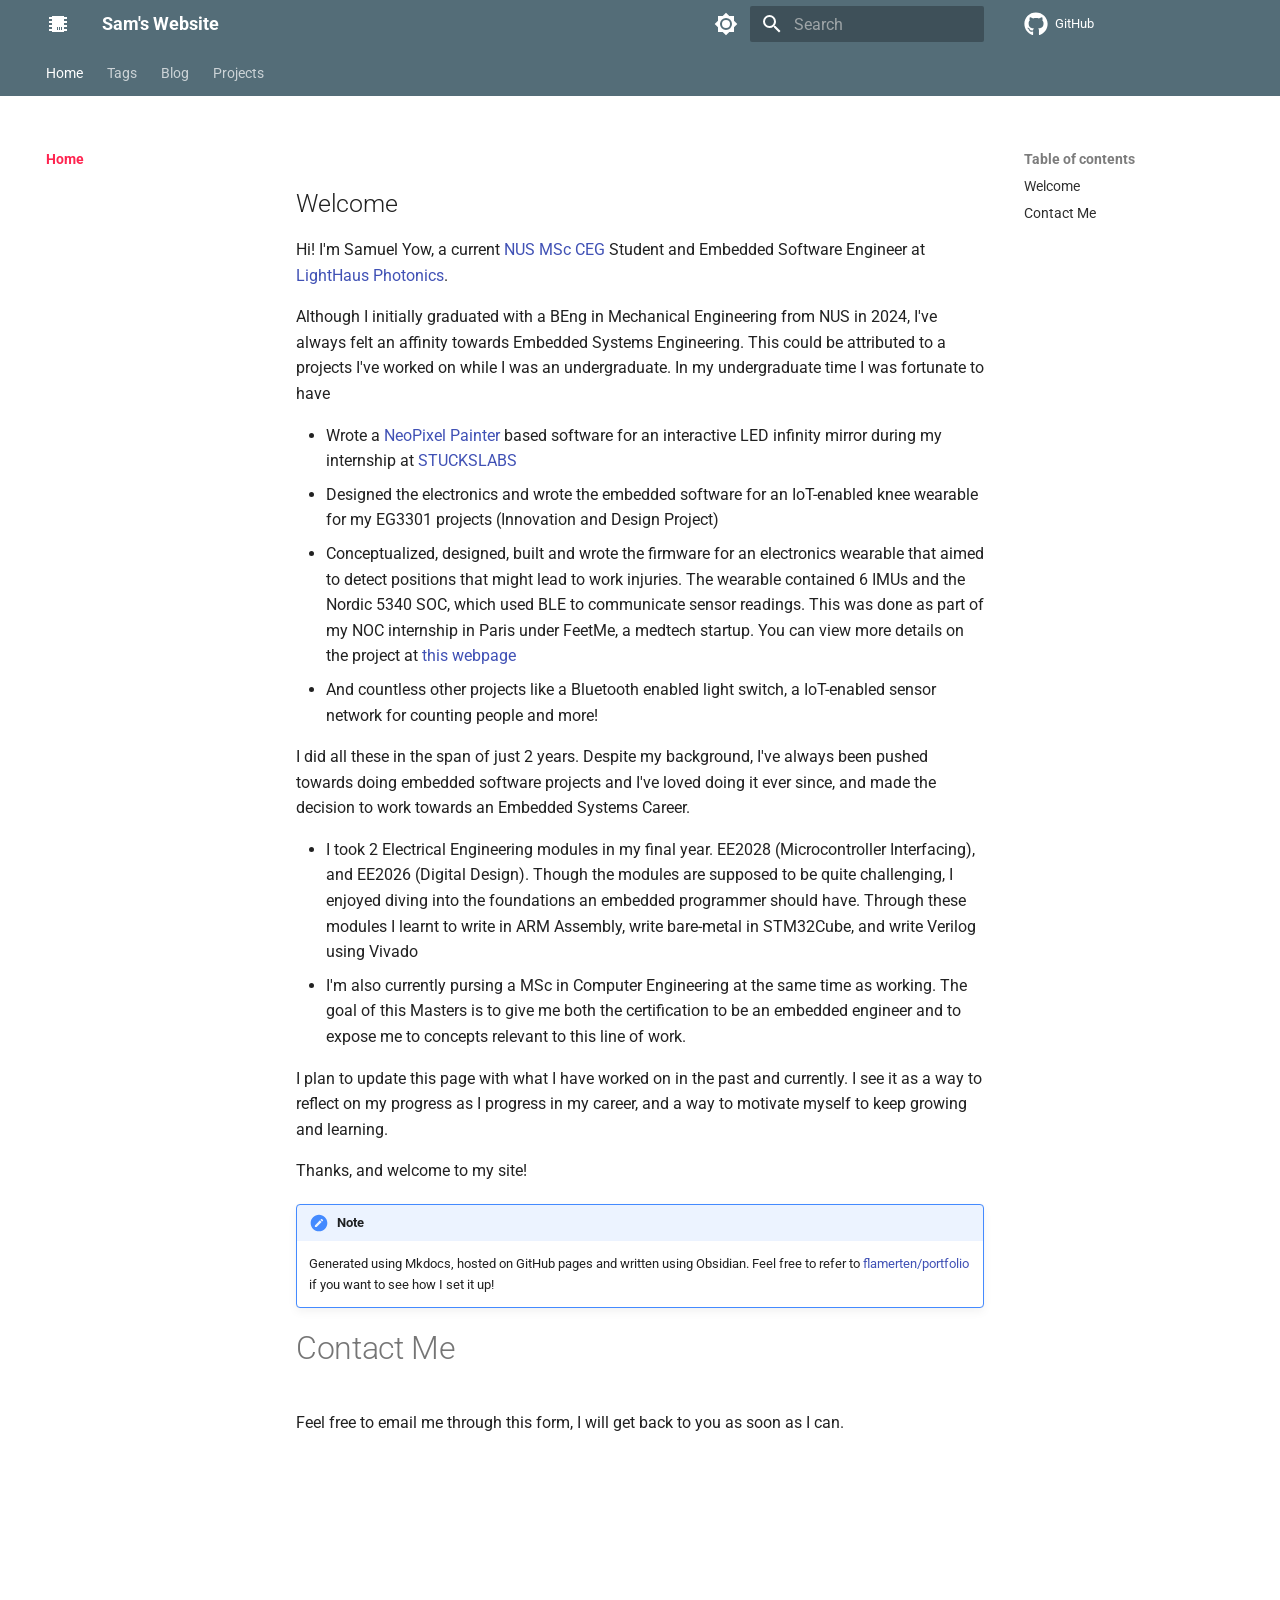
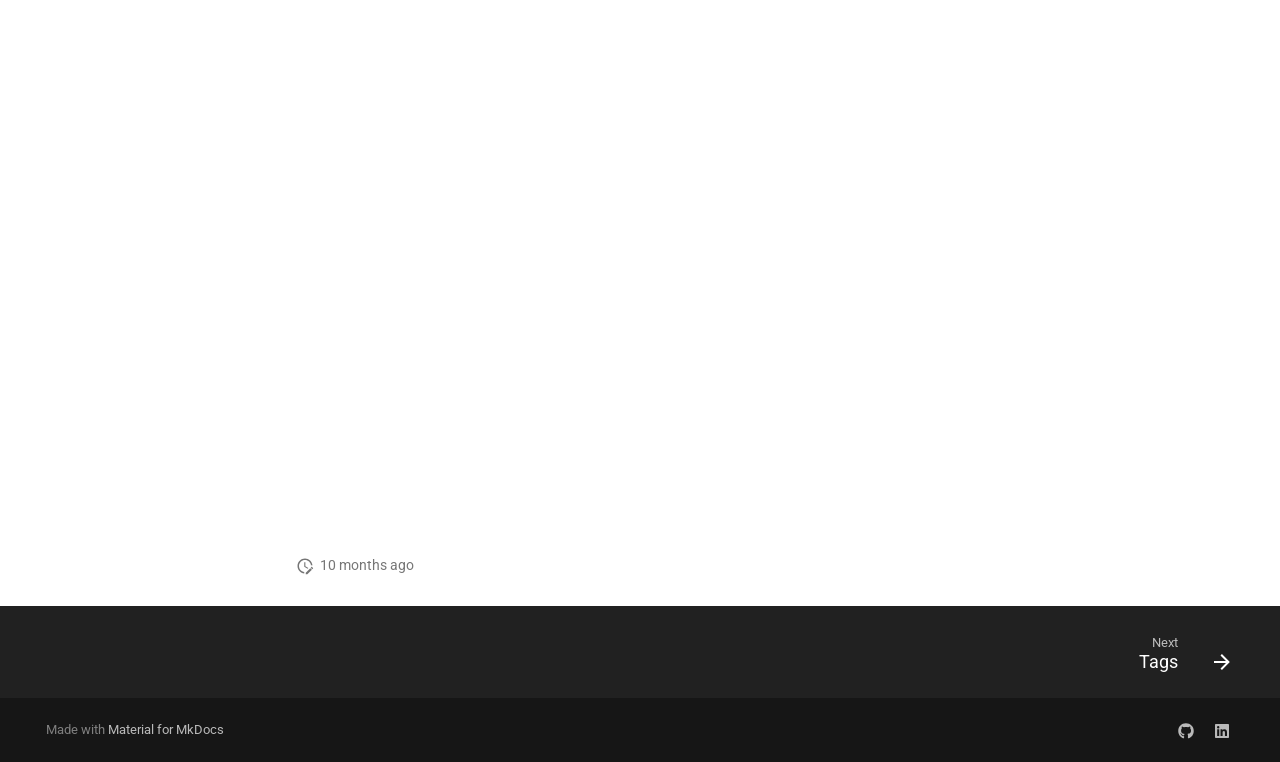
<file: index.html>
<!DOCTYPE html><html lang="en" class="no-js"><head>
    
      <meta charset="utf-8">
      <meta name="viewport" content="width=device-width,initial-scale=1">
      
      
      
        <link rel="canonical" href="https://flamerten.github.io/website/">
      
      
      
        <link rel="next" href="tags/">
      
      
        
      
      
      <link rel="icon" href="assets/images/favicon.png">
      <meta name="generator" content="mkdocs-1.6.1, mkdocs-material-9.7.1">
    
    
      
        <title>Sam's Website</title>
      
    
    
      <link rel="stylesheet" href="assets/stylesheets/main.484c7ddc.min.css">
      
        
        <link rel="stylesheet" href="assets/stylesheets/palette.ab4e12ef.min.css">
      
      


    
    
      
    
    
      
        
        
        <link rel="preconnect" href="https://fonts.gstatic.com" crossorigin>
        <link rel="stylesheet" href="https://fonts.googleapis.com/css?family=Roboto:300,300i,400,400i,700,700i%7CRoboto+Mono:400,400i,700,700i&amp;display=fallback">
        <style>:root{--md-text-font:"Roboto";--md-code-font:"Roboto Mono"}</style>
      
    
    
      <link rel="stylesheet" href="css/timeago.css">
    
      <link rel="stylesheet" href="stylesheets/form.css">
    
      <link rel="stylesheet" href="stylesheets/project.css">
    
      <link rel="stylesheet" href="stylesheets/misc.css">
    
      <link rel="stylesheet" href="assets/stylesheets/obsidian.min.css">
    
      <link rel="stylesheet" href="assets/stylesheets/obsidian.min.css.map">
    
    <script>__md_scope=new URL(".",location),__md_hash=e=>[...e].reduce(((e,_)=>(e<<5)-e+_.charCodeAt(0)),0),__md_get=(e,_=localStorage,t=__md_scope)=>JSON.parse(_.getItem(t.pathname+"."+e)),__md_set=(e,_,t=localStorage,a=__md_scope)=>{try{t.setItem(a.pathname+"."+e,JSON.stringify(_))}catch(e){}}</script>
    
      
  


  
  

<script id="__analytics">function __md_analytics(){function e(){dataLayer.push(arguments)}window.dataLayer=window.dataLayer||[],e("js",new Date),e("config","G-2GD8459XC7"),document.addEventListener("DOMContentLoaded",(function(){document.forms.search&&document.forms.search.query.addEventListener("blur",(function(){this.value&&e("event","search",{search_term:this.value})}));document$.subscribe((function(){var t=document.forms.feedback;if(void 0!==t)for(var a of t.querySelectorAll("[type=submit]"))a.addEventListener("click",(function(a){a.preventDefault();var n=document.location.pathname,d=this.getAttribute("data-md-value");e("event","feedback",{page:n,data:d}),t.firstElementChild.disabled=!0;var r=t.querySelector(".md-feedback__note [data-md-value='"+d+"']");r&&(r.hidden=!1)})),t.hidden=!1})),location$.subscribe((function(t){e("config","G-2GD8459XC7",{page_path:t.pathname})}))}));var t=document.createElement("script");t.async=!0,t.src="https://www.googletagmanager.com/gtag/js?id=G-2GD8459XC7",document.getElementById("__analytics").insertAdjacentElement("afterEnd",t)}</script>
  
    <script>"undefined"!=typeof __md_analytics&&__md_analytics()</script>
  

    
    
  <link href="assets/stylesheets/glightbox.min.css" rel="stylesheet"><script src="assets/javascripts/glightbox.min.js"></script><style id="glightbox-style">
            html.glightbox-open { overflow: initial; height: 100%; }
            .gslide-title { margin-top: 0px; user-select: text; }
            .gslide-desc { color: #666; user-select: text; }
            .gslide-image img { background: white; }
            .gscrollbar-fixer { padding-right: 15px; }
            .gdesc-inner { font-size: 0.75rem; }
            body[data-md-color-scheme="slate"] .gdesc-inner { background: var(--md-default-bg-color); }
            body[data-md-color-scheme="slate"] .gslide-title { color: var(--md-default-fg-color); }
            body[data-md-color-scheme="slate"] .gslide-desc { color: var(--md-default-fg-color); }
        </style></head>
  
  
    
    
      
    
    
    
    
    <body dir="ltr" data-md-color-scheme="default" data-md-color-primary="blue-grey" data-md-color-accent="red">
  
    
    <input class="md-toggle" data-md-toggle="drawer" type="checkbox" id="__drawer" autocomplete="off">
    <input class="md-toggle" data-md-toggle="search" type="checkbox" id="__search" autocomplete="off">
    <label class="md-overlay" for="__drawer"></label>
    <div data-md-component="skip">
      
        
        <a href="#welcome" class="md-skip">
          Skip to content
        </a>
      
    </div>
    <div data-md-component="announce">
      
    </div>
    
    
      

<header class="md-header" data-md-component="header">
  <nav class="md-header__inner md-grid" aria-label="Header">
    <a href="." title="Sam's Website" class="md-header__button md-logo" aria-label="Sam's Website" data-md-component="logo">
      
  
  <svg xmlns="http://www.w3.org/2000/svg" viewBox="0 0 24 24"><path d="M6 4h12v1h3v2h-3v2h3v2h-3v2h3v2h-3v2h3v2h-3v1H6v-1H3v-2h3v-2H3v-2h3v-2H3V9h3V7H3V5h3zm5 11v3h1v-3zm2 0v3h1v-3zm2 0v3h1v-3z"></path></svg>

    </a>
    <label class="md-header__button md-icon" for="__drawer">
      
      <svg xmlns="http://www.w3.org/2000/svg" viewBox="0 0 24 24"><path d="M3 6h18v2H3zm0 5h18v2H3zm0 5h18v2H3z"></path></svg>
    </label>
    <div class="md-header__title" data-md-component="header-title">
      <div class="md-header__ellipsis">
        <div class="md-header__topic">
          <span class="md-ellipsis">
            Sam's Website
          </span>
        </div>
        <div class="md-header__topic" data-md-component="header-topic">
          <span class="md-ellipsis">
            
              Home
            
          </span>
        </div>
      </div>
    </div>
    
      
        <form class="md-header__option" data-md-component="palette">
  
    
    
    
    <input class="md-option" data-md-color-media="" data-md-color-scheme="default" data-md-color-primary="blue-grey" data-md-color-accent="red" aria-label="Switch to dark mode" type="radio" name="__palette" id="__palette_0">
    
      <label class="md-header__button md-icon" title="Switch to dark mode" for="__palette_1" hidden>
        <svg xmlns="http://www.w3.org/2000/svg" viewBox="0 0 24 24"><path d="M12 8a4 4 0 0 0-4 4 4 4 0 0 0 4 4 4 4 0 0 0 4-4 4 4 0 0 0-4-4m0 10a6 6 0 0 1-6-6 6 6 0 0 1 6-6 6 6 0 0 1 6 6 6 6 0 0 1-6 6m8-9.31V4h-4.69L12 .69 8.69 4H4v4.69L.69 12 4 15.31V20h4.69L12 23.31 15.31 20H20v-4.69L23.31 12z"></path></svg>
      </label>
    
  
    
    
    
    <input class="md-option" data-md-color-media="" data-md-color-scheme="slate" data-md-color-primary="blue-grey" data-md-color-accent="deep-orange" aria-label="Switch to light mode" type="radio" name="__palette" id="__palette_1">
    
      <label class="md-header__button md-icon" title="Switch to light mode" for="__palette_0" hidden>
        <svg xmlns="http://www.w3.org/2000/svg" viewBox="0 0 24 24"><path d="M12 18c-.89 0-1.74-.2-2.5-.55C11.56 16.5 13 14.42 13 12s-1.44-4.5-3.5-5.45C10.26 6.2 11.11 6 12 6a6 6 0 0 1 6 6 6 6 0 0 1-6 6m8-9.31V4h-4.69L12 .69 8.69 4H4v4.69L.69 12 4 15.31V20h4.69L12 23.31 15.31 20H20v-4.69L23.31 12z"></path></svg>
      </label>
    
  
</form>
      
    
    
      <script>var palette=__md_get("__palette");if(palette&&palette.color){if("(prefers-color-scheme)"===palette.color.media){var media=matchMedia("(prefers-color-scheme: light)"),input=document.querySelector(media.matches?"[data-md-color-media='(prefers-color-scheme: light)']":"[data-md-color-media='(prefers-color-scheme: dark)']");palette.color.media=input.getAttribute("data-md-color-media"),palette.color.scheme=input.getAttribute("data-md-color-scheme"),palette.color.primary=input.getAttribute("data-md-color-primary"),palette.color.accent=input.getAttribute("data-md-color-accent")}for(var[key,value]of Object.entries(palette.color))document.body.setAttribute("data-md-color-"+key,value)}</script>
    
    
    
      
      
        <label class="md-header__button md-icon" for="__search">
          
          <svg xmlns="http://www.w3.org/2000/svg" viewBox="0 0 24 24"><path d="M9.5 3A6.5 6.5 0 0 1 16 9.5c0 1.61-.59 3.09-1.56 4.23l.27.27h.79l5 5-1.5 1.5-5-5v-.79l-.27-.27A6.52 6.52 0 0 1 9.5 16 6.5 6.5 0 0 1 3 9.5 6.5 6.5 0 0 1 9.5 3m0 2C7 5 5 7 5 9.5S7 14 9.5 14 14 12 14 9.5 12 5 9.5 5"></path></svg>
        </label>
        <div class="md-search" data-md-component="search" role="dialog">
  <label class="md-search__overlay" for="__search"></label>
  <div class="md-search__inner" role="search">
    <form class="md-search__form" name="search">
      <input type="text" class="md-search__input" name="query" aria-label="Search" placeholder="Search" autocapitalize="off" autocorrect="off" autocomplete="off" spellcheck="false" data-md-component="search-query" required>
      <label class="md-search__icon md-icon" for="__search">
        
        <svg xmlns="http://www.w3.org/2000/svg" viewBox="0 0 24 24"><path d="M9.5 3A6.5 6.5 0 0 1 16 9.5c0 1.61-.59 3.09-1.56 4.23l.27.27h.79l5 5-1.5 1.5-5-5v-.79l-.27-.27A6.52 6.52 0 0 1 9.5 16 6.5 6.5 0 0 1 3 9.5 6.5 6.5 0 0 1 9.5 3m0 2C7 5 5 7 5 9.5S7 14 9.5 14 14 12 14 9.5 12 5 9.5 5"></path></svg>
        
        <svg xmlns="http://www.w3.org/2000/svg" viewBox="0 0 24 24"><path d="M20 11v2H8l5.5 5.5-1.42 1.42L4.16 12l7.92-7.92L13.5 5.5 8 11z"></path></svg>
      </label>
      <nav class="md-search__options" aria-label="Search">
        
        <button type="reset" class="md-search__icon md-icon" title="Clear" aria-label="Clear" tabindex="-1">
          
          <svg xmlns="http://www.w3.org/2000/svg" viewBox="0 0 24 24"><path d="M19 6.41 17.59 5 12 10.59 6.41 5 5 6.41 10.59 12 5 17.59 6.41 19 12 13.41 17.59 19 19 17.59 13.41 12z"></path></svg>
        </button>
      </nav>
      
    </form>
    <div class="md-search__output">
      <div class="md-search__scrollwrap" tabindex="0" data-md-scrollfix>
        <div class="md-search-result" data-md-component="search-result">
          <div class="md-search-result__meta">
            Initializing search
          </div>
          <ol class="md-search-result__list" role="presentation"></ol>
        </div>
      </div>
    </div>
  </div>
</div>
      
    
    
      <div class="md-header__source">
        <a href="https://github.com/flamerten" title="Go to repository" class="md-source" data-md-component="source">
  <div class="md-source__icon md-icon">
    
    <svg xmlns="http://www.w3.org/2000/svg" viewBox="0 0 512 512"><!--! Font Awesome Free 7.1.0 by @fontawesome - https://fontawesome.com License - https://fontawesome.com/license/free (Icons: CC BY 4.0, Fonts: SIL OFL 1.1, Code: MIT License) Copyright 2025 Fonticons, Inc.--><path d="M173.9 397.4c0 2-2.3 3.6-5.2 3.6-3.3.3-5.6-1.3-5.6-3.6 0-2 2.3-3.6 5.2-3.6 3-.3 5.6 1.3 5.6 3.6m-31.1-4.5c-.7 2 1.3 4.3 4.3 4.9 2.6 1 5.6 0 6.2-2s-1.3-4.3-4.3-5.2c-2.6-.7-5.5.3-6.2 2.3m44.2-1.7c-2.9.7-4.9 2.6-4.6 4.9.3 2 2.9 3.3 5.9 2.6 2.9-.7 4.9-2.6 4.6-4.6-.3-1.9-3-3.2-5.9-2.9M252.8 8C114.1 8 8 113.3 8 252c0 110.9 69.8 205.8 169.5 239.2 12.8 2.3 17.3-5.6 17.3-12.1 0-6.2-.3-40.4-.3-61.4 0 0-70 15-84.7-29.8 0 0-11.4-29.1-27.8-36.6 0 0-22.9-15.7 1.6-15.4 0 0 24.9 2 38.6 25.8 21.9 38.6 58.6 27.5 72.9 20.9 2.3-16 8.8-27.1 16-33.7-55.9-6.2-112.3-14.3-112.3-110.5 0-27.5 7.6-41.3 23.6-58.9-2.6-6.5-11.1-33.3 2.6-67.9 20.9-6.5 69 27 69 27 20-5.6 41.5-8.5 62.8-8.5s42.8 2.9 62.8 8.5c0 0 48.1-33.6 69-27 13.7 34.7 5.2 61.4 2.6 67.9 16 17.7 25.8 31.5 25.8 58.9 0 96.5-58.9 104.2-114.8 110.5 9.2 7.9 17 22.9 17 46.4 0 33.7-.3 75.4-.3 83.6 0 6.5 4.6 14.4 17.3 12.1C436.2 457.8 504 362.9 504 252 504 113.3 391.5 8 252.8 8M105.2 352.9c-1.3 1-1 3.3.7 5.2 1.6 1.6 3.9 2.3 5.2 1 1.3-1 1-3.3-.7-5.2-1.6-1.6-3.9-2.3-5.2-1m-10.8-8.1c-.7 1.3.3 2.9 2.3 3.9 1.6 1 3.6.7 4.3-.7.7-1.3-.3-2.9-2.3-3.9-2-.6-3.6-.3-4.3.7m32.4 35.6c-1.6 1.3-1 4.3 1.3 6.2 2.3 2.3 5.2 2.6 6.5 1 1.3-1.3.7-4.3-1.3-6.2-2.2-2.3-5.2-2.6-6.5-1m-11.4-14.7c-1.6 1-1.6 3.6 0 5.9s4.3 3.3 5.6 2.3c1.6-1.3 1.6-3.9 0-6.2-1.4-2.3-4-3.3-5.6-2"></path></svg>
  </div>
  <div class="md-source__repository">
    GitHub
  </div>
</a>
      </div>
    
  </nav>
  
</header>
    
    <div class="md-container" data-md-component="container">
      
      
        
          
            
<nav class="md-tabs" aria-label="Tabs" data-md-component="tabs">
  <div class="md-grid">
    <ul class="md-tabs__list">
      
        
  
  
  
    
  
  
    <li class="md-tabs__item md-tabs__item--active">
      <a href="." class="md-tabs__link">
        
  
  
    
  
  Home

      </a>
    </li>
  

      
        
  
  
  
  
    <li class="md-tabs__item">
      <a href="tags/" class="md-tabs__link">
        
  
  
    
  
  Tags

      </a>
    </li>
  

      
        
  
  
  
  
    
    
      <li class="md-tabs__item">
        <a href="blog/" class="md-tabs__link">
          
  
  
    
  
  Blog

        </a>
      </li>
    
  

      
        
  
  
  
  
    
    
      <li class="md-tabs__item">
        <a href="projects/" class="md-tabs__link">
          
  
  
    
  
  Projects

        </a>
      </li>
    
  

      
    </ul>
  </div>
</nav>
          
        
      
      <main class="md-main" data-md-component="main">
        <div class="md-main__inner md-grid">
          
            
              
              <div class="md-sidebar md-sidebar--primary" data-md-component="sidebar" data-md-type="navigation">
                <div class="md-sidebar__scrollwrap">
                  <div class="md-sidebar__inner">
                    


  


<nav class="md-nav md-nav--primary md-nav--lifted" aria-label="Navigation" data-md-level="0">
  <label class="md-nav__title" for="__drawer">
    <a href="." title="Sam's Website" class="md-nav__button md-logo" aria-label="Sam's Website" data-md-component="logo">
      
  
  <svg xmlns="http://www.w3.org/2000/svg" viewBox="0 0 24 24"><path d="M6 4h12v1h3v2h-3v2h3v2h-3v2h3v2h-3v2h3v2h-3v1H6v-1H3v-2h3v-2H3v-2h3v-2H3V9h3V7H3V5h3zm5 11v3h1v-3zm2 0v3h1v-3zm2 0v3h1v-3z"></path></svg>

    </a>
    Sam's Website
  </label>
  
    <div class="md-nav__source">
      <a href="https://github.com/flamerten" title="Go to repository" class="md-source" data-md-component="source">
  <div class="md-source__icon md-icon">
    
    <svg xmlns="http://www.w3.org/2000/svg" viewBox="0 0 512 512"><!--! Font Awesome Free 7.1.0 by @fontawesome - https://fontawesome.com License - https://fontawesome.com/license/free (Icons: CC BY 4.0, Fonts: SIL OFL 1.1, Code: MIT License) Copyright 2025 Fonticons, Inc.--><path d="M173.9 397.4c0 2-2.3 3.6-5.2 3.6-3.3.3-5.6-1.3-5.6-3.6 0-2 2.3-3.6 5.2-3.6 3-.3 5.6 1.3 5.6 3.6m-31.1-4.5c-.7 2 1.3 4.3 4.3 4.9 2.6 1 5.6 0 6.2-2s-1.3-4.3-4.3-5.2c-2.6-.7-5.5.3-6.2 2.3m44.2-1.7c-2.9.7-4.9 2.6-4.6 4.9.3 2 2.9 3.3 5.9 2.6 2.9-.7 4.9-2.6 4.6-4.6-.3-1.9-3-3.2-5.9-2.9M252.8 8C114.1 8 8 113.3 8 252c0 110.9 69.8 205.8 169.5 239.2 12.8 2.3 17.3-5.6 17.3-12.1 0-6.2-.3-40.4-.3-61.4 0 0-70 15-84.7-29.8 0 0-11.4-29.1-27.8-36.6 0 0-22.9-15.7 1.6-15.4 0 0 24.9 2 38.6 25.8 21.9 38.6 58.6 27.5 72.9 20.9 2.3-16 8.8-27.1 16-33.7-55.9-6.2-112.3-14.3-112.3-110.5 0-27.5 7.6-41.3 23.6-58.9-2.6-6.5-11.1-33.3 2.6-67.9 20.9-6.5 69 27 69 27 20-5.6 41.5-8.5 62.8-8.5s42.8 2.9 62.8 8.5c0 0 48.1-33.6 69-27 13.7 34.7 5.2 61.4 2.6 67.9 16 17.7 25.8 31.5 25.8 58.9 0 96.5-58.9 104.2-114.8 110.5 9.2 7.9 17 22.9 17 46.4 0 33.7-.3 75.4-.3 83.6 0 6.5 4.6 14.4 17.3 12.1C436.2 457.8 504 362.9 504 252 504 113.3 391.5 8 252.8 8M105.2 352.9c-1.3 1-1 3.3.7 5.2 1.6 1.6 3.9 2.3 5.2 1 1.3-1 1-3.3-.7-5.2-1.6-1.6-3.9-2.3-5.2-1m-10.8-8.1c-.7 1.3.3 2.9 2.3 3.9 1.6 1 3.6.7 4.3-.7.7-1.3-.3-2.9-2.3-3.9-2-.6-3.6-.3-4.3.7m32.4 35.6c-1.6 1.3-1 4.3 1.3 6.2 2.3 2.3 5.2 2.6 6.5 1 1.3-1.3.7-4.3-1.3-6.2-2.2-2.3-5.2-2.6-6.5-1m-11.4-14.7c-1.6 1-1.6 3.6 0 5.9s4.3 3.3 5.6 2.3c1.6-1.3 1.6-3.9 0-6.2-1.4-2.3-4-3.3-5.6-2"></path></svg>
  </div>
  <div class="md-source__repository">
    GitHub
  </div>
</a>
    </div>
  
  <ul class="md-nav__list" data-md-scrollfix>
    
      
      
  
  
    
  
  
  
    <li class="md-nav__item md-nav__item--active">
      
      <input class="md-nav__toggle md-toggle" type="checkbox" id="__toc">
      
      
      
        <label class="md-nav__link md-nav__link--active" for="__toc">
          
  
  
  <span class="md-ellipsis">
    
  
    Home
  

    
  </span>
  
  

          <span class="md-nav__icon md-icon"></span>
        </label>
      
      <a href="." class="md-nav__link md-nav__link--active">
        
  
  
  <span class="md-ellipsis">
    
  
    Home
  

    
  </span>
  
  

      </a>
      
        

<nav class="md-nav md-nav--secondary" aria-label="Table of contents">
  
  
  
  
    <label class="md-nav__title" for="__toc">
      <span class="md-nav__icon md-icon"></span>
      Table of contents
    </label>
    <ul class="md-nav__list" data-md-component="toc" data-md-scrollfix>
      
        <li class="md-nav__item">
  <a href="#welcome" class="md-nav__link">
    <span class="md-ellipsis">
      
        Welcome
      
    </span>
  </a>
  
</li>
      
        <li class="md-nav__item">
  <a href="#contact-me" class="md-nav__link">
    <span class="md-ellipsis">
      
        Contact Me
      
    </span>
  </a>
  
</li>
      
    </ul>
  
</nav>
      
    </li>
  

    
      
      
  
  
  
  
    <li class="md-nav__item">
      <a href="tags/" class="md-nav__link">
        
  
  
  <span class="md-ellipsis">
    
  
    Tags
  

    
  </span>
  
  

      </a>
    </li>
  

    
      
      
  
  
  
  
    
    
      
        
          
        
      
        
      
    
    
    
      
      
        
      
    
    
    <li class="md-nav__item md-nav__item--nested">
      
        
        
          
        
        <input class="md-nav__toggle md-toggle md-toggle--indeterminate" type="checkbox" id="__nav_3">
        
          
          <div class="md-nav__link md-nav__container">
            <a href="blog/" class="md-nav__link ">
              
  
  
  <span class="md-ellipsis">
    
  
    Blog
  

    
  </span>
  
  

            </a>
            
              
              <label class="md-nav__link " for="__nav_3" id="__nav_3_label" tabindex="0">
                <span class="md-nav__icon md-icon"></span>
              </label>
            
          </div>
        
        <nav class="md-nav" data-md-level="1" aria-labelledby="__nav_3_label" aria-expanded="false">
          <label class="md-nav__title" for="__nav_3">
            <span class="md-nav__icon md-icon"></span>
            
  
    Blog
  

          </label>
          <ul class="md-nav__list" data-md-scrollfix>
            
              
            
              
                
  
  
  
  
    
    
      
        
      
    
    
    
      
      
        
      
    
    
    <li class="md-nav__item md-nav__item--nested">
      
        
        
          
        
        <input class="md-nav__toggle md-toggle md-toggle--indeterminate" type="checkbox" id="__nav_3_2">
        
          
          <label class="md-nav__link" for="__nav_3_2" id="__nav_3_2_label" tabindex="0">
            
  
  
  <span class="md-ellipsis">
    
  
    Archive
  

    
  </span>
  
  

            <span class="md-nav__icon md-icon"></span>
          </label>
        
        <nav class="md-nav" data-md-level="2" aria-labelledby="__nav_3_2_label" aria-expanded="false">
          <label class="md-nav__title" for="__nav_3_2">
            <span class="md-nav__icon md-icon"></span>
            
  
    Archive
  

          </label>
          <ul class="md-nav__list" data-md-scrollfix>
            
              
                
  
  
  
    
  
  
    <li class="md-nav__item">
      <a href="blog/archive/2026/" class="md-nav__link">
        
  
  
  <span class="md-ellipsis">
    
  
    2026
  

    
  </span>
  
  

      </a>
    </li>
  

              
            
          </ul>
        </nav>
      
    </li>
  

              
            
          </ul>
        </nav>
      
    </li>
  

    
      
      
  
  
  
  
    
    
      
        
          
        
      
        
      
        
      
        
      
    
    
    
      
      
        
      
    
    
    <li class="md-nav__item md-nav__item--nested">
      
        
        
          
        
        <input class="md-nav__toggle md-toggle md-toggle--indeterminate" type="checkbox" id="__nav_4">
        
          
          <div class="md-nav__link md-nav__container">
            <a href="projects/" class="md-nav__link ">
              
  
  
  <span class="md-ellipsis">
    
  
    Projects
  

    
  </span>
  
  

            </a>
            
              
              <label class="md-nav__link " for="__nav_4" id="__nav_4_label" tabindex="0">
                <span class="md-nav__icon md-icon"></span>
              </label>
            
          </div>
        
        <nav class="md-nav" data-md-level="1" aria-labelledby="__nav_4_label" aria-expanded="false">
          <label class="md-nav__title" for="__nav_4">
            <span class="md-nav__icon md-icon"></span>
            
  
    Projects
  

          </label>
          <ul class="md-nav__list" data-md-scrollfix>
            
              
            
              
                
  
  
  
  
    
    
      
        
      
        
      
    
    
    
      
      
        
      
    
    
    <li class="md-nav__item md-nav__item--nested">
      
        
        
          
        
        <input class="md-nav__toggle md-toggle md-toggle--indeterminate" type="checkbox" id="__nav_4_2">
        
          
          <label class="md-nav__link" for="__nav_4_2" id="__nav_4_2_label" tabindex="0">
            
  
  
  <span class="md-ellipsis">
    
  
    Hardware
  

    
  </span>
  
  

            <span class="md-nav__icon md-icon"></span>
          </label>
        
        <nav class="md-nav" data-md-level="2" aria-labelledby="__nav_4_2_label" aria-expanded="false">
          <label class="md-nav__title" for="__nav_4_2">
            <span class="md-nav__icon md-icon"></span>
            
  
    Hardware
  

          </label>
          <ul class="md-nav__list" data-md-scrollfix>
            
              
                
  
  
  
  
    <li class="md-nav__item">
      <a href="projects/hardware/arduino-string-obfuscator/" class="md-nav__link">
        
  
  
  <span class="md-ellipsis">
    
  
    Arduino String Obfuscator
  

    
  </span>
  
  

      </a>
    </li>
  

              
            
              
                
  
  
  
  
    <li class="md-nav__item">
      <a href="projects/hardware/fpga-greyscale-decimator/" class="md-nav__link">
        
  
  
  <span class="md-ellipsis">
    
  
    FPGA Greyscale Decimator
  

    
  </span>
  
  

      </a>
    </li>
  

              
            
          </ul>
        </nav>
      
    </li>
  

              
            
              
                
  
  
  
  
    
    
      
        
      
    
    
    
      
      
        
      
    
    
    <li class="md-nav__item md-nav__item--nested">
      
        
        
          
        
        <input class="md-nav__toggle md-toggle md-toggle--indeterminate" type="checkbox" id="__nav_4_3">
        
          
          <label class="md-nav__link" for="__nav_4_3" id="__nav_4_3_label" tabindex="0">
            
  
  
  <span class="md-ellipsis">
    
  
    Hobbies
  

    
  </span>
  
  

            <span class="md-nav__icon md-icon"></span>
          </label>
        
        <nav class="md-nav" data-md-level="2" aria-labelledby="__nav_4_3_label" aria-expanded="false">
          <label class="md-nav__title" for="__nav_4_3">
            <span class="md-nav__icon md-icon"></span>
            
  
    Hobbies
  

          </label>
          <ul class="md-nav__list" data-md-scrollfix>
            
              
                
  
  
  
  
    <li class="md-nav__item">
      <a href="projects/hobbies/embedded-systems-app-notes/" class="md-nav__link">
        
  
  
  <span class="md-ellipsis">
    
  
    Embedded Systems Application Notes
  

    
  </span>
  
  

      </a>
    </li>
  

              
            
          </ul>
        </nav>
      
    </li>
  

              
            
              
                
  
  
  
  
    
    
      
        
      
    
    
    
      
      
        
      
    
    
    <li class="md-nav__item md-nav__item--nested">
      
        
        
          
        
        <input class="md-nav__toggle md-toggle md-toggle--indeterminate" type="checkbox" id="__nav_4_4">
        
          
          <label class="md-nav__link" for="__nav_4_4" id="__nav_4_4_label" tabindex="0">
            
  
  
  <span class="md-ellipsis">
    
  
    Software
  

    
  </span>
  
  

            <span class="md-nav__icon md-icon"></span>
          </label>
        
        <nav class="md-nav" data-md-level="2" aria-labelledby="__nav_4_4_label" aria-expanded="false">
          <label class="md-nav__title" for="__nav_4_4">
            <span class="md-nav__icon md-icon"></span>
            
  
    Software
  

          </label>
          <ul class="md-nav__list" data-md-scrollfix>
            
              
                
  
  
  
  
    <li class="md-nav__item">
      <a href="projects/software/work-injury-feetme/" class="md-nav__link">
        
  
  
  <span class="md-ellipsis">
    
  
    Work Injury Detection with FeetMe
  

    
  </span>
  
  

      </a>
    </li>
  

              
            
          </ul>
        </nav>
      
    </li>
  

              
            
          </ul>
        </nav>
      
    </li>
  

    
  </ul>
</nav>
                  </div>
                </div>
              </div>
            
            
              
              <div class="md-sidebar md-sidebar--secondary" data-md-component="sidebar" data-md-type="toc">
                <div class="md-sidebar__scrollwrap">
                  <div class="md-sidebar__inner">
                    

<nav class="md-nav md-nav--secondary" aria-label="Table of contents">
  
  
  
  
    <label class="md-nav__title" for="__toc">
      <span class="md-nav__icon md-icon"></span>
      Table of contents
    </label>
    <ul class="md-nav__list" data-md-component="toc" data-md-scrollfix>
      
        <li class="md-nav__item">
  <a href="#welcome" class="md-nav__link">
    <span class="md-ellipsis">
      
        Welcome
      
    </span>
  </a>
  
</li>
      
        <li class="md-nav__item">
  <a href="#contact-me" class="md-nav__link">
    <span class="md-ellipsis">
      
        Contact Me
      
    </span>
  </a>
  
</li>
      
    </ul>
  
</nav>
                  </div>
                </div>
              </div>
            
          
          
            <div class="md-content" data-md-component="content">
              
              <article class="md-content__inner md-typeset">
                
                  



<h2 id="welcome">Welcome</h2>
<p>Hi! I'm Samuel Yow, a current <a href="https://cde.nus.edu.sg/ece/graduate/msc-computer-engineering/overview/">NUS MSc CEG</a> Student and Embedded Software Engineer at <a href="https://www.linkedin.com/company/lighthausphotonics">LightHaus Photonics</a>.</p>
<p>Although I initially graduated with a BEng in Mechanical Engineering from NUS in 2024, I've always felt an affinity towards Embedded Systems Engineering. This could be attributed to a projects I've worked on while I was an undergraduate. In my undergraduate time I was fortunate to have </p>
<ul>
<li>Wrote a <a href="https://github.com/DedeHai/NeoPixelPainter">NeoPixel Painter</a> based software for an interactive LED infinity mirror during my internship at <a href="https://stucklabs.com/">STUCKSLABS</a></li>
<li>Designed the electronics and wrote the embedded software for an IoT-enabled knee wearable for my EG3301 projects (Innovation and Design Project)</li>
<li>Conceptualized, designed, built and wrote the firmware for an electronics wearable that aimed to detect positions that might lead to work injuries. The wearable contained 6 IMUs and the Nordic 5340 SOC, which used BLE to communicate sensor readings. This was done as part of my NOC internship in Paris under FeetMe, a medtech startup. You can view more details on the project at <a href="projects/software/work-injury-feetme/">this webpage</a></li>
<li>And countless other projects like a Bluetooth enabled light switch, a IoT-enabled sensor network for counting people and more!</li>
</ul>
<p>I did all these in the span of just 2 years. Despite my background, I've always been pushed towards doing embedded software projects and I've loved doing it ever since, and made the decision to work towards an Embedded Systems Career. </p>
<ul>
<li>I took 2 Electrical Engineering modules in my final year. EE2028 (Microcontroller Interfacing), and EE2026 (Digital Design). Though the modules are supposed to be quite challenging, I enjoyed diving into the foundations an embedded programmer should have. Through these modules I learnt to write in ARM Assembly, write bare-metal in STM32Cube, and write Verilog using Vivado</li>
<li>I'm also currently pursing a MSc in Computer Engineering at the same time as working. The goal of this Masters is to give me both the certification to be an embedded engineer and to expose me to concepts relevant to this line of work.</li>
</ul>
<p>I plan to update this page with what I have worked on in the past and currently. I see it as a way to reflect on my progress as I progress in my career, and a way to motivate myself to keep growing and learning. </p>
<p>Thanks, and welcome to my site!</p>
<div class="admonition note">
<p class="admonition-title">Note</p>
<p>Generated using Mkdocs, hosted on GitHub pages and written using Obsidian. Feel free to refer to <a href="https://github.com/flamerten/portfolio">flamerten/portfolio</a> if you want to see how I set it up!</p>
</div>
<h1 id="contact-me">Contact Me</h1>
<p>Feel free to email me through this form, I will get back to you as soon as I can.</p>
<div class="form-container">
    <iframe src="https://docs.google.com/forms/d/e/1FAIpQLSfAnOyPZWRuztV_8gA5QNxXL774vjqSGR3X3vlFpNOqagPJlA/viewform?embedded=true" width="100%" height="800" frameborder="0" marginheight="0" marginwidth="0">
    Loading…
    </iframe>
</div>







  
    
  
  


  <aside class="md-source-file">
    
      
  <span class="md-source-file__fact">
    <span class="md-icon" title="Last update">
      <svg xmlns="http://www.w3.org/2000/svg" viewBox="0 0 24 24"><path d="M21 13.1c-.1 0-.3.1-.4.2l-1 1 2.1 2.1 1-1c.2-.2.2-.6 0-.8l-1.3-1.3c-.1-.1-.2-.2-.4-.2m-1.9 1.8-6.1 6V23h2.1l6.1-6.1zM12.5 7v5.2l4 2.4-1 1L11 13V7zM11 21.9c-5.1-.5-9-4.8-9-9.9C2 6.5 6.5 2 12 2c5.3 0 9.6 4.1 10 9.3-.3-.1-.6-.2-1-.2s-.7.1-1 .2C19.6 7.2 16.2 4 12 4c-4.4 0-8 3.6-8 8 0 4.1 3.1 7.5 7.1 7.9l-.1.2z"></path></svg>
    </span>
    <span class="git-revision-date-localized-plugin git-revision-date-localized-plugin-timeago" title="January 24, 2026 14:01:17 UTC"><span class="timeago" datetime="2026-01-24T14:01:17+00:00" locale="en"></span></span><span class="git-revision-date-localized-plugin git-revision-date-localized-plugin-iso_date" title="January 24, 2026 14:01:17 UTC">2026-01-24</span>
  </span>

    
    
    
    
  </aside>


  




                
              </article>
            </div>
          
          
<script>var target=document.getElementById(location.hash.slice(1));target&&target.name&&(target.checked=target.name.startsWith("__tabbed_"))</script>
        </div>
        
          <button type="button" class="md-top md-icon" data-md-component="top" hidden>
  
  <svg xmlns="http://www.w3.org/2000/svg" viewBox="0 0 24 24"><path d="M13 20h-2V8l-5.5 5.5-1.42-1.42L12 4.16l7.92 7.92-1.42 1.42L13 8z"></path></svg>
  Back to top
</button>
        
      </main>
      
        <footer class="md-footer">
  
    
      
      <nav class="md-footer__inner md-grid" aria-label="Footer">
        
        
          
          <a href="tags/" class="md-footer__link md-footer__link--next" aria-label="Next: Tags">
            <div class="md-footer__title">
              <span class="md-footer__direction">
                Next
              </span>
              <div class="md-ellipsis">
                Tags
              </div>
            </div>
            <div class="md-footer__button md-icon">
              
              <svg xmlns="http://www.w3.org/2000/svg" viewBox="0 0 24 24"><path d="M4 11v2h12l-5.5 5.5 1.42 1.42L19.84 12l-7.92-7.92L10.5 5.5 16 11z"></path></svg>
            </div>
          </a>
        
      </nav>
    
  
  <div class="md-footer-meta md-typeset">
    <div class="md-footer-meta__inner md-grid">
      <div class="md-copyright">
  
  
    Made with
    <a href="https://squidfunk.github.io/mkdocs-material/" target="_blank" rel="noopener">
      Material for MkDocs
    </a>
  
</div>
      
        
<div class="md-social">
  
    
    
    
    
      
      
    
    <a href="https://github.com/flamerten" target="_blank" rel="noopener" title="github.com" class="md-social__link">
      <svg xmlns="http://www.w3.org/2000/svg" viewBox="0 0 512 512"><!--! Font Awesome Free 7.1.0 by @fontawesome - https://fontawesome.com License - https://fontawesome.com/license/free (Icons: CC BY 4.0, Fonts: SIL OFL 1.1, Code: MIT License) Copyright 2025 Fonticons, Inc.--><path d="M173.9 397.4c0 2-2.3 3.6-5.2 3.6-3.3.3-5.6-1.3-5.6-3.6 0-2 2.3-3.6 5.2-3.6 3-.3 5.6 1.3 5.6 3.6m-31.1-4.5c-.7 2 1.3 4.3 4.3 4.9 2.6 1 5.6 0 6.2-2s-1.3-4.3-4.3-5.2c-2.6-.7-5.5.3-6.2 2.3m44.2-1.7c-2.9.7-4.9 2.6-4.6 4.9.3 2 2.9 3.3 5.9 2.6 2.9-.7 4.9-2.6 4.6-4.6-.3-1.9-3-3.2-5.9-2.9M252.8 8C114.1 8 8 113.3 8 252c0 110.9 69.8 205.8 169.5 239.2 12.8 2.3 17.3-5.6 17.3-12.1 0-6.2-.3-40.4-.3-61.4 0 0-70 15-84.7-29.8 0 0-11.4-29.1-27.8-36.6 0 0-22.9-15.7 1.6-15.4 0 0 24.9 2 38.6 25.8 21.9 38.6 58.6 27.5 72.9 20.9 2.3-16 8.8-27.1 16-33.7-55.9-6.2-112.3-14.3-112.3-110.5 0-27.5 7.6-41.3 23.6-58.9-2.6-6.5-11.1-33.3 2.6-67.9 20.9-6.5 69 27 69 27 20-5.6 41.5-8.5 62.8-8.5s42.8 2.9 62.8 8.5c0 0 48.1-33.6 69-27 13.7 34.7 5.2 61.4 2.6 67.9 16 17.7 25.8 31.5 25.8 58.9 0 96.5-58.9 104.2-114.8 110.5 9.2 7.9 17 22.9 17 46.4 0 33.7-.3 75.4-.3 83.6 0 6.5 4.6 14.4 17.3 12.1C436.2 457.8 504 362.9 504 252 504 113.3 391.5 8 252.8 8M105.2 352.9c-1.3 1-1 3.3.7 5.2 1.6 1.6 3.9 2.3 5.2 1 1.3-1 1-3.3-.7-5.2-1.6-1.6-3.9-2.3-5.2-1m-10.8-8.1c-.7 1.3.3 2.9 2.3 3.9 1.6 1 3.6.7 4.3-.7.7-1.3-.3-2.9-2.3-3.9-2-.6-3.6-.3-4.3.7m32.4 35.6c-1.6 1.3-1 4.3 1.3 6.2 2.3 2.3 5.2 2.6 6.5 1 1.3-1.3.7-4.3-1.3-6.2-2.2-2.3-5.2-2.6-6.5-1m-11.4-14.7c-1.6 1-1.6 3.6 0 5.9s4.3 3.3 5.6 2.3c1.6-1.3 1.6-3.9 0-6.2-1.4-2.3-4-3.3-5.6-2"></path></svg>
    </a>
  
    
    
    
    
      
      
    
    <a href="https://www.linkedin.com/in/samuelyow/" target="_blank" rel="noopener" title="www.linkedin.com" class="md-social__link">
      <svg xmlns="http://www.w3.org/2000/svg" viewBox="0 0 448 512"><!--! Font Awesome Free 7.1.0 by @fontawesome - https://fontawesome.com License - https://fontawesome.com/license/free (Icons: CC BY 4.0, Fonts: SIL OFL 1.1, Code: MIT License) Copyright 2025 Fonticons, Inc.--><path d="M416 32H31.9C14.3 32 0 46.5 0 64.3v383.4C0 465.5 14.3 480 31.9 480H416c17.6 0 32-14.5 32-32.3V64.3c0-17.8-14.4-32.3-32-32.3M135.4 416H69V202.2h66.5V416zM102.2 96a38.5 38.5 0 1 1 0 77 38.5 38.5 0 1 1 0-77m282.1 320h-66.4V312c0-24.8-.5-56.7-34.5-56.7-34.6 0-39.9 27-39.9 54.9V416h-66.4V202.2h63.7v29.2h.9c8.9-16.8 30.6-34.5 62.9-34.5 67.2 0 79.7 44.3 79.7 101.9z"></path></svg>
    </a>
  
</div>
      
    </div>
  </div>
</footer>
      
    </div>
    <div class="md-dialog" data-md-component="dialog">
      <div class="md-dialog__inner md-typeset"></div>
    </div>
    
    
    
      
      
      <script id="__config" type="application/json">{"annotate": null, "base": ".", "features": ["navigation.tabs", "navigation.top", "navigation.indexes", "navigation.sections", "navigation.tracking", "navigation.footer", "navigation.expand", "content.code.copy", "content.code.annotate", "toc.follow"], "search": "assets/javascripts/workers/search.2c215733.min.js", "tags": null, "translations": {"clipboard.copied": "Copied to clipboard", "clipboard.copy": "Copy to clipboard", "search.result.more.one": "1 more on this page", "search.result.more.other": "# more on this page", "search.result.none": "No matching documents", "search.result.one": "1 matching document", "search.result.other": "# matching documents", "search.result.placeholder": "Type to start searching", "search.result.term.missing": "Missing", "select.version": "Select version"}, "version": null}</script>
    
    
      <script src="assets/javascripts/bundle.79ae519e.min.js"></script>
      
        <script src="js/timeago.min.js"></script>
      
        <script src="js/timeago_mkdocs_material.js"></script>
      
    
  
<script id="init-glightbox">const lightbox = GLightbox({"touchNavigation": true, "loop": false, "zoomable": true, "draggable": true, "openEffect": "zoom", "closeEffect": "zoom", "slideEffect": "slide"});
document$.subscribe(()=>{ lightbox.reload(); });
</script></body></html>
</file>
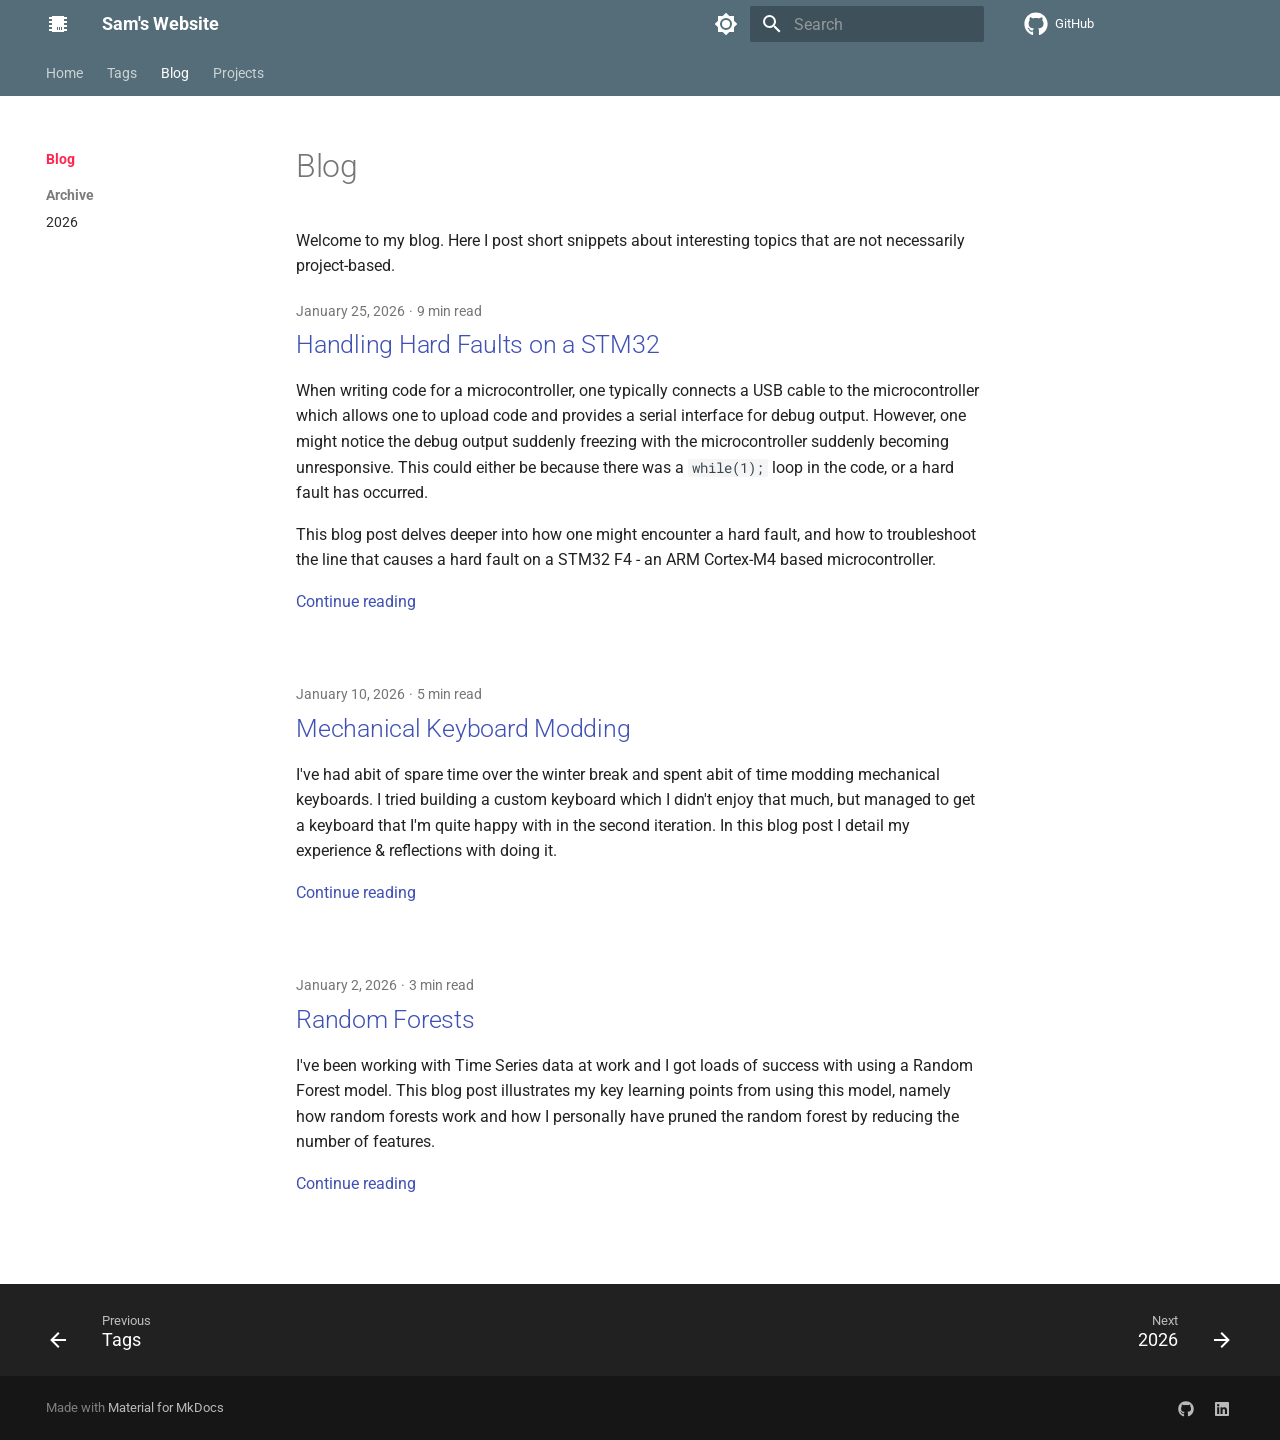
<file: blog/index.html>
<!DOCTYPE html><html lang="en" class="no-js"><head>
    
      <meta charset="utf-8">
      <meta name="viewport" content="width=device-width,initial-scale=1">
      
      
      
        <link rel="canonical" href="https://flamerten.github.io/website/blog/">
      
      
        <link rel="prev" href="../tags/">
      
      
        <link rel="next" href="archive/2026/">
      
      
        
      
      
      <link rel="icon" href="../assets/images/favicon.png">
      <meta name="generator" content="mkdocs-1.6.1, mkdocs-material-9.7.1">
    
    
      
        <title>Blog - Sam's Website</title>
      
    
    
      <link rel="stylesheet" href="../assets/stylesheets/main.484c7ddc.min.css">
      
        
        <link rel="stylesheet" href="../assets/stylesheets/palette.ab4e12ef.min.css">
      
      


    
    
      
    
    
      
        
        
        <link rel="preconnect" href="https://fonts.gstatic.com" crossorigin>
        <link rel="stylesheet" href="https://fonts.googleapis.com/css?family=Roboto:300,300i,400,400i,700,700i%7CRoboto+Mono:400,400i,700,700i&amp;display=fallback">
        <style>:root{--md-text-font:"Roboto";--md-code-font:"Roboto Mono"}</style>
      
    
    
      <link rel="stylesheet" href="../css/timeago.css">
    
      <link rel="stylesheet" href="../stylesheets/form.css">
    
      <link rel="stylesheet" href="../stylesheets/project.css">
    
      <link rel="stylesheet" href="../stylesheets/misc.css">
    
      <link rel="stylesheet" href="../assets/stylesheets/obsidian.min.css">
    
      <link rel="stylesheet" href="../assets/stylesheets/obsidian.min.css.map">
    
    <script>__md_scope=new URL("..",location),__md_hash=e=>[...e].reduce(((e,_)=>(e<<5)-e+_.charCodeAt(0)),0),__md_get=(e,_=localStorage,t=__md_scope)=>JSON.parse(_.getItem(t.pathname+"."+e)),__md_set=(e,_,t=localStorage,a=__md_scope)=>{try{t.setItem(a.pathname+"."+e,JSON.stringify(_))}catch(e){}}</script>
    
      
  


  
  

<script id="__analytics">function __md_analytics(){function e(){dataLayer.push(arguments)}window.dataLayer=window.dataLayer||[],e("js",new Date),e("config","G-2GD8459XC7"),document.addEventListener("DOMContentLoaded",(function(){document.forms.search&&document.forms.search.query.addEventListener("blur",(function(){this.value&&e("event","search",{search_term:this.value})}));document$.subscribe((function(){var t=document.forms.feedback;if(void 0!==t)for(var a of t.querySelectorAll("[type=submit]"))a.addEventListener("click",(function(a){a.preventDefault();var n=document.location.pathname,d=this.getAttribute("data-md-value");e("event","feedback",{page:n,data:d}),t.firstElementChild.disabled=!0;var r=t.querySelector(".md-feedback__note [data-md-value='"+d+"']");r&&(r.hidden=!1)})),t.hidden=!1})),location$.subscribe((function(t){e("config","G-2GD8459XC7",{page_path:t.pathname})}))}));var t=document.createElement("script");t.async=!0,t.src="https://www.googletagmanager.com/gtag/js?id=G-2GD8459XC7",document.getElementById("__analytics").insertAdjacentElement("afterEnd",t)}</script>
  
    <script>"undefined"!=typeof __md_analytics&&__md_analytics()</script>
  

    
    
  <link href="../assets/stylesheets/glightbox.min.css" rel="stylesheet"><script src="../assets/javascripts/glightbox.min.js"></script><style id="glightbox-style">
            html.glightbox-open { overflow: initial; height: 100%; }
            .gslide-title { margin-top: 0px; user-select: text; }
            .gslide-desc { color: #666; user-select: text; }
            .gslide-image img { background: white; }
            .gscrollbar-fixer { padding-right: 15px; }
            .gdesc-inner { font-size: 0.75rem; }
            body[data-md-color-scheme="slate"] .gdesc-inner { background: var(--md-default-bg-color); }
            body[data-md-color-scheme="slate"] .gslide-title { color: var(--md-default-fg-color); }
            body[data-md-color-scheme="slate"] .gslide-desc { color: var(--md-default-fg-color); }
        </style></head>
  
  
    
    
      
    
    
    
    
    <body dir="ltr" data-md-color-scheme="default" data-md-color-primary="blue-grey" data-md-color-accent="red">
  
    
    <input class="md-toggle" data-md-toggle="drawer" type="checkbox" id="__drawer" autocomplete="off">
    <input class="md-toggle" data-md-toggle="search" type="checkbox" id="__search" autocomplete="off">
    <label class="md-overlay" for="__drawer"></label>
    <div data-md-component="skip">
      
        
        <a href="#blog" class="md-skip">
          Skip to content
        </a>
      
    </div>
    <div data-md-component="announce">
      
    </div>
    
    
      

<header class="md-header" data-md-component="header">
  <nav class="md-header__inner md-grid" aria-label="Header">
    <a href=".." title="Sam's Website" class="md-header__button md-logo" aria-label="Sam's Website" data-md-component="logo">
      
  
  <svg xmlns="http://www.w3.org/2000/svg" viewBox="0 0 24 24"><path d="M6 4h12v1h3v2h-3v2h3v2h-3v2h3v2h-3v2h3v2h-3v1H6v-1H3v-2h3v-2H3v-2h3v-2H3V9h3V7H3V5h3zm5 11v3h1v-3zm2 0v3h1v-3zm2 0v3h1v-3z"></path></svg>

    </a>
    <label class="md-header__button md-icon" for="__drawer">
      
      <svg xmlns="http://www.w3.org/2000/svg" viewBox="0 0 24 24"><path d="M3 6h18v2H3zm0 5h18v2H3zm0 5h18v2H3z"></path></svg>
    </label>
    <div class="md-header__title" data-md-component="header-title">
      <div class="md-header__ellipsis">
        <div class="md-header__topic">
          <span class="md-ellipsis">
            Sam's Website
          </span>
        </div>
        <div class="md-header__topic" data-md-component="header-topic">
          <span class="md-ellipsis">
            
              Blog
            
          </span>
        </div>
      </div>
    </div>
    
      
        <form class="md-header__option" data-md-component="palette">
  
    
    
    
    <input class="md-option" data-md-color-media="" data-md-color-scheme="default" data-md-color-primary="blue-grey" data-md-color-accent="red" aria-label="Switch to dark mode" type="radio" name="__palette" id="__palette_0">
    
      <label class="md-header__button md-icon" title="Switch to dark mode" for="__palette_1" hidden>
        <svg xmlns="http://www.w3.org/2000/svg" viewBox="0 0 24 24"><path d="M12 8a4 4 0 0 0-4 4 4 4 0 0 0 4 4 4 4 0 0 0 4-4 4 4 0 0 0-4-4m0 10a6 6 0 0 1-6-6 6 6 0 0 1 6-6 6 6 0 0 1 6 6 6 6 0 0 1-6 6m8-9.31V4h-4.69L12 .69 8.69 4H4v4.69L.69 12 4 15.31V20h4.69L12 23.31 15.31 20H20v-4.69L23.31 12z"></path></svg>
      </label>
    
  
    
    
    
    <input class="md-option" data-md-color-media="" data-md-color-scheme="slate" data-md-color-primary="blue-grey" data-md-color-accent="deep-orange" aria-label="Switch to light mode" type="radio" name="__palette" id="__palette_1">
    
      <label class="md-header__button md-icon" title="Switch to light mode" for="__palette_0" hidden>
        <svg xmlns="http://www.w3.org/2000/svg" viewBox="0 0 24 24"><path d="M12 18c-.89 0-1.74-.2-2.5-.55C11.56 16.5 13 14.42 13 12s-1.44-4.5-3.5-5.45C10.26 6.2 11.11 6 12 6a6 6 0 0 1 6 6 6 6 0 0 1-6 6m8-9.31V4h-4.69L12 .69 8.69 4H4v4.69L.69 12 4 15.31V20h4.69L12 23.31 15.31 20H20v-4.69L23.31 12z"></path></svg>
      </label>
    
  
</form>
      
    
    
      <script>var palette=__md_get("__palette");if(palette&&palette.color){if("(prefers-color-scheme)"===palette.color.media){var media=matchMedia("(prefers-color-scheme: light)"),input=document.querySelector(media.matches?"[data-md-color-media='(prefers-color-scheme: light)']":"[data-md-color-media='(prefers-color-scheme: dark)']");palette.color.media=input.getAttribute("data-md-color-media"),palette.color.scheme=input.getAttribute("data-md-color-scheme"),palette.color.primary=input.getAttribute("data-md-color-primary"),palette.color.accent=input.getAttribute("data-md-color-accent")}for(var[key,value]of Object.entries(palette.color))document.body.setAttribute("data-md-color-"+key,value)}</script>
    
    
    
      
      
        <label class="md-header__button md-icon" for="__search">
          
          <svg xmlns="http://www.w3.org/2000/svg" viewBox="0 0 24 24"><path d="M9.5 3A6.5 6.5 0 0 1 16 9.5c0 1.61-.59 3.09-1.56 4.23l.27.27h.79l5 5-1.5 1.5-5-5v-.79l-.27-.27A6.52 6.52 0 0 1 9.5 16 6.5 6.5 0 0 1 3 9.5 6.5 6.5 0 0 1 9.5 3m0 2C7 5 5 7 5 9.5S7 14 9.5 14 14 12 14 9.5 12 5 9.5 5"></path></svg>
        </label>
        <div class="md-search" data-md-component="search" role="dialog">
  <label class="md-search__overlay" for="__search"></label>
  <div class="md-search__inner" role="search">
    <form class="md-search__form" name="search">
      <input type="text" class="md-search__input" name="query" aria-label="Search" placeholder="Search" autocapitalize="off" autocorrect="off" autocomplete="off" spellcheck="false" data-md-component="search-query" required>
      <label class="md-search__icon md-icon" for="__search">
        
        <svg xmlns="http://www.w3.org/2000/svg" viewBox="0 0 24 24"><path d="M9.5 3A6.5 6.5 0 0 1 16 9.5c0 1.61-.59 3.09-1.56 4.23l.27.27h.79l5 5-1.5 1.5-5-5v-.79l-.27-.27A6.52 6.52 0 0 1 9.5 16 6.5 6.5 0 0 1 3 9.5 6.5 6.5 0 0 1 9.5 3m0 2C7 5 5 7 5 9.5S7 14 9.5 14 14 12 14 9.5 12 5 9.5 5"></path></svg>
        
        <svg xmlns="http://www.w3.org/2000/svg" viewBox="0 0 24 24"><path d="M20 11v2H8l5.5 5.5-1.42 1.42L4.16 12l7.92-7.92L13.5 5.5 8 11z"></path></svg>
      </label>
      <nav class="md-search__options" aria-label="Search">
        
        <button type="reset" class="md-search__icon md-icon" title="Clear" aria-label="Clear" tabindex="-1">
          
          <svg xmlns="http://www.w3.org/2000/svg" viewBox="0 0 24 24"><path d="M19 6.41 17.59 5 12 10.59 6.41 5 5 6.41 10.59 12 5 17.59 6.41 19 12 13.41 17.59 19 19 17.59 13.41 12z"></path></svg>
        </button>
      </nav>
      
    </form>
    <div class="md-search__output">
      <div class="md-search__scrollwrap" tabindex="0" data-md-scrollfix>
        <div class="md-search-result" data-md-component="search-result">
          <div class="md-search-result__meta">
            Initializing search
          </div>
          <ol class="md-search-result__list" role="presentation"></ol>
        </div>
      </div>
    </div>
  </div>
</div>
      
    
    
      <div class="md-header__source">
        <a href="https://github.com/flamerten" title="Go to repository" class="md-source" data-md-component="source">
  <div class="md-source__icon md-icon">
    
    <svg xmlns="http://www.w3.org/2000/svg" viewBox="0 0 512 512"><!--! Font Awesome Free 7.1.0 by @fontawesome - https://fontawesome.com License - https://fontawesome.com/license/free (Icons: CC BY 4.0, Fonts: SIL OFL 1.1, Code: MIT License) Copyright 2025 Fonticons, Inc.--><path d="M173.9 397.4c0 2-2.3 3.6-5.2 3.6-3.3.3-5.6-1.3-5.6-3.6 0-2 2.3-3.6 5.2-3.6 3-.3 5.6 1.3 5.6 3.6m-31.1-4.5c-.7 2 1.3 4.3 4.3 4.9 2.6 1 5.6 0 6.2-2s-1.3-4.3-4.3-5.2c-2.6-.7-5.5.3-6.2 2.3m44.2-1.7c-2.9.7-4.9 2.6-4.6 4.9.3 2 2.9 3.3 5.9 2.6 2.9-.7 4.9-2.6 4.6-4.6-.3-1.9-3-3.2-5.9-2.9M252.8 8C114.1 8 8 113.3 8 252c0 110.9 69.8 205.8 169.5 239.2 12.8 2.3 17.3-5.6 17.3-12.1 0-6.2-.3-40.4-.3-61.4 0 0-70 15-84.7-29.8 0 0-11.4-29.1-27.8-36.6 0 0-22.9-15.7 1.6-15.4 0 0 24.9 2 38.6 25.8 21.9 38.6 58.6 27.5 72.9 20.9 2.3-16 8.8-27.1 16-33.7-55.9-6.2-112.3-14.3-112.3-110.5 0-27.5 7.6-41.3 23.6-58.9-2.6-6.5-11.1-33.3 2.6-67.9 20.9-6.5 69 27 69 27 20-5.6 41.5-8.5 62.8-8.5s42.8 2.9 62.8 8.5c0 0 48.1-33.6 69-27 13.7 34.7 5.2 61.4 2.6 67.9 16 17.7 25.8 31.5 25.8 58.9 0 96.5-58.9 104.2-114.8 110.5 9.2 7.9 17 22.9 17 46.4 0 33.7-.3 75.4-.3 83.6 0 6.5 4.6 14.4 17.3 12.1C436.2 457.8 504 362.9 504 252 504 113.3 391.5 8 252.8 8M105.2 352.9c-1.3 1-1 3.3.7 5.2 1.6 1.6 3.9 2.3 5.2 1 1.3-1 1-3.3-.7-5.2-1.6-1.6-3.9-2.3-5.2-1m-10.8-8.1c-.7 1.3.3 2.9 2.3 3.9 1.6 1 3.6.7 4.3-.7.7-1.3-.3-2.9-2.3-3.9-2-.6-3.6-.3-4.3.7m32.4 35.6c-1.6 1.3-1 4.3 1.3 6.2 2.3 2.3 5.2 2.6 6.5 1 1.3-1.3.7-4.3-1.3-6.2-2.2-2.3-5.2-2.6-6.5-1m-11.4-14.7c-1.6 1-1.6 3.6 0 5.9s4.3 3.3 5.6 2.3c1.6-1.3 1.6-3.9 0-6.2-1.4-2.3-4-3.3-5.6-2"></path></svg>
  </div>
  <div class="md-source__repository">
    GitHub
  </div>
</a>
      </div>
    
  </nav>
  
</header>
    
    <div class="md-container" data-md-component="container">
      
      
        
          
            
<nav class="md-tabs" aria-label="Tabs" data-md-component="tabs">
  <div class="md-grid">
    <ul class="md-tabs__list">
      
        
  
  
  
  
    <li class="md-tabs__item">
      <a href=".." class="md-tabs__link">
        
  
  
    
  
  Home

      </a>
    </li>
  

      
        
  
  
  
  
    <li class="md-tabs__item">
      <a href="../tags/" class="md-tabs__link">
        
  
  
    
  
  Tags

      </a>
    </li>
  

      
        
  
  
  
    
  
  
    
    
      <li class="md-tabs__item md-tabs__item--active">
        <a href="./" class="md-tabs__link">
          
  
  
    
  
  Blog

        </a>
      </li>
    
  

      
        
  
  
  
  
    
    
      <li class="md-tabs__item">
        <a href="../projects/" class="md-tabs__link">
          
  
  
    
  
  Projects

        </a>
      </li>
    
  

      
    </ul>
  </div>
</nav>
          
        
      
      <main class="md-main" data-md-component="main">
        <div class="md-main__inner md-grid">
          
            
              
              <div class="md-sidebar md-sidebar--primary" data-md-component="sidebar" data-md-type="navigation">
                <div class="md-sidebar__scrollwrap">
                  <div class="md-sidebar__inner">
                    


  


<nav class="md-nav md-nav--primary md-nav--lifted" aria-label="Navigation" data-md-level="0">
  <label class="md-nav__title" for="__drawer">
    <a href=".." title="Sam's Website" class="md-nav__button md-logo" aria-label="Sam's Website" data-md-component="logo">
      
  
  <svg xmlns="http://www.w3.org/2000/svg" viewBox="0 0 24 24"><path d="M6 4h12v1h3v2h-3v2h3v2h-3v2h3v2h-3v2h3v2h-3v1H6v-1H3v-2h3v-2H3v-2h3v-2H3V9h3V7H3V5h3zm5 11v3h1v-3zm2 0v3h1v-3zm2 0v3h1v-3z"></path></svg>

    </a>
    Sam's Website
  </label>
  
    <div class="md-nav__source">
      <a href="https://github.com/flamerten" title="Go to repository" class="md-source" data-md-component="source">
  <div class="md-source__icon md-icon">
    
    <svg xmlns="http://www.w3.org/2000/svg" viewBox="0 0 512 512"><!--! Font Awesome Free 7.1.0 by @fontawesome - https://fontawesome.com License - https://fontawesome.com/license/free (Icons: CC BY 4.0, Fonts: SIL OFL 1.1, Code: MIT License) Copyright 2025 Fonticons, Inc.--><path d="M173.9 397.4c0 2-2.3 3.6-5.2 3.6-3.3.3-5.6-1.3-5.6-3.6 0-2 2.3-3.6 5.2-3.6 3-.3 5.6 1.3 5.6 3.6m-31.1-4.5c-.7 2 1.3 4.3 4.3 4.9 2.6 1 5.6 0 6.2-2s-1.3-4.3-4.3-5.2c-2.6-.7-5.5.3-6.2 2.3m44.2-1.7c-2.9.7-4.9 2.6-4.6 4.9.3 2 2.9 3.3 5.9 2.6 2.9-.7 4.9-2.6 4.6-4.6-.3-1.9-3-3.2-5.9-2.9M252.8 8C114.1 8 8 113.3 8 252c0 110.9 69.8 205.8 169.5 239.2 12.8 2.3 17.3-5.6 17.3-12.1 0-6.2-.3-40.4-.3-61.4 0 0-70 15-84.7-29.8 0 0-11.4-29.1-27.8-36.6 0 0-22.9-15.7 1.6-15.4 0 0 24.9 2 38.6 25.8 21.9 38.6 58.6 27.5 72.9 20.9 2.3-16 8.8-27.1 16-33.7-55.9-6.2-112.3-14.3-112.3-110.5 0-27.5 7.6-41.3 23.6-58.9-2.6-6.5-11.1-33.3 2.6-67.9 20.9-6.5 69 27 69 27 20-5.6 41.5-8.5 62.8-8.5s42.8 2.9 62.8 8.5c0 0 48.1-33.6 69-27 13.7 34.7 5.2 61.4 2.6 67.9 16 17.7 25.8 31.5 25.8 58.9 0 96.5-58.9 104.2-114.8 110.5 9.2 7.9 17 22.9 17 46.4 0 33.7-.3 75.4-.3 83.6 0 6.5 4.6 14.4 17.3 12.1C436.2 457.8 504 362.9 504 252 504 113.3 391.5 8 252.8 8M105.2 352.9c-1.3 1-1 3.3.7 5.2 1.6 1.6 3.9 2.3 5.2 1 1.3-1 1-3.3-.7-5.2-1.6-1.6-3.9-2.3-5.2-1m-10.8-8.1c-.7 1.3.3 2.9 2.3 3.9 1.6 1 3.6.7 4.3-.7.7-1.3-.3-2.9-2.3-3.9-2-.6-3.6-.3-4.3.7m32.4 35.6c-1.6 1.3-1 4.3 1.3 6.2 2.3 2.3 5.2 2.6 6.5 1 1.3-1.3.7-4.3-1.3-6.2-2.2-2.3-5.2-2.6-6.5-1m-11.4-14.7c-1.6 1-1.6 3.6 0 5.9s4.3 3.3 5.6 2.3c1.6-1.3 1.6-3.9 0-6.2-1.4-2.3-4-3.3-5.6-2"></path></svg>
  </div>
  <div class="md-source__repository">
    GitHub
  </div>
</a>
    </div>
  
  <ul class="md-nav__list" data-md-scrollfix>
    
      
      
  
  
  
  
    <li class="md-nav__item">
      <a href=".." class="md-nav__link">
        
  
  
  <span class="md-ellipsis">
    
  
    Home
  

    
  </span>
  
  

      </a>
    </li>
  

    
      
      
  
  
  
  
    <li class="md-nav__item">
      <a href="../tags/" class="md-nav__link">
        
  
  
  <span class="md-ellipsis">
    
  
    Tags
  

    
  </span>
  
  

      </a>
    </li>
  

    
      
      
  
  
    
  
  
  
    
    
      
        
          
        
      
        
      
    
    
    
      
        
        
      
      
        
      
    
    
    <li class="md-nav__item md-nav__item--active md-nav__item--section md-nav__item--nested">
      
        
        
        <input class="md-nav__toggle md-toggle " type="checkbox" id="__nav_3" checked>
        
          
          <div class="md-nav__link md-nav__container">
            <a href="./" class="md-nav__link md-nav__link--active">
              
  
  
  <span class="md-ellipsis">
    
  
    Blog
  

    
  </span>
  
  

            </a>
            
              
              <label class="md-nav__link md-nav__link--active" for="__nav_3" id="__nav_3_label" tabindex="">
                <span class="md-nav__icon md-icon"></span>
              </label>
            
          </div>
        
        <nav class="md-nav" data-md-level="1" aria-labelledby="__nav_3_label" aria-expanded="true">
          <label class="md-nav__title" for="__nav_3">
            <span class="md-nav__icon md-icon"></span>
            
  
    Blog
  

          </label>
          <ul class="md-nav__list" data-md-scrollfix>
            
              
            
              
                
  
  
  
  
    
    
      
        
      
    
    
    
      
      
        
          
          
        
      
    
    
    <li class="md-nav__item md-nav__item--section md-nav__item--nested">
      
        
        
          
        
        <input class="md-nav__toggle md-toggle md-toggle--indeterminate" type="checkbox" id="__nav_3_2">
        
          
          <label class="md-nav__link" for="__nav_3_2" id="__nav_3_2_label" tabindex="">
            
  
  
  <span class="md-ellipsis">
    
  
    Archive
  

    
  </span>
  
  

            <span class="md-nav__icon md-icon"></span>
          </label>
        
        <nav class="md-nav" data-md-level="2" aria-labelledby="__nav_3_2_label" aria-expanded="false">
          <label class="md-nav__title" for="__nav_3_2">
            <span class="md-nav__icon md-icon"></span>
            
  
    Archive
  

          </label>
          <ul class="md-nav__list" data-md-scrollfix>
            
              
                
  
  
  
    
  
  
    <li class="md-nav__item">
      <a href="archive/2026/" class="md-nav__link">
        
  
  
  <span class="md-ellipsis">
    
  
    2026
  

    
  </span>
  
  

      </a>
    </li>
  

              
            
          </ul>
        </nav>
      
    </li>
  

              
            
          </ul>
        </nav>
      
    </li>
  

    
      
      
  
  
  
  
    
    
      
        
          
        
      
        
      
        
      
        
      
    
    
    
      
      
        
      
    
    
    <li class="md-nav__item md-nav__item--nested">
      
        
        
          
        
        <input class="md-nav__toggle md-toggle md-toggle--indeterminate" type="checkbox" id="__nav_4">
        
          
          <div class="md-nav__link md-nav__container">
            <a href="../projects/" class="md-nav__link ">
              
  
  
  <span class="md-ellipsis">
    
  
    Projects
  

    
  </span>
  
  

            </a>
            
              
              <label class="md-nav__link " for="__nav_4" id="__nav_4_label" tabindex="0">
                <span class="md-nav__icon md-icon"></span>
              </label>
            
          </div>
        
        <nav class="md-nav" data-md-level="1" aria-labelledby="__nav_4_label" aria-expanded="false">
          <label class="md-nav__title" for="__nav_4">
            <span class="md-nav__icon md-icon"></span>
            
  
    Projects
  

          </label>
          <ul class="md-nav__list" data-md-scrollfix>
            
              
            
              
                
  
  
  
  
    
    
      
        
      
        
      
    
    
    
      
      
        
      
    
    
    <li class="md-nav__item md-nav__item--nested">
      
        
        
          
        
        <input class="md-nav__toggle md-toggle md-toggle--indeterminate" type="checkbox" id="__nav_4_2">
        
          
          <label class="md-nav__link" for="__nav_4_2" id="__nav_4_2_label" tabindex="0">
            
  
  
  <span class="md-ellipsis">
    
  
    Hardware
  

    
  </span>
  
  

            <span class="md-nav__icon md-icon"></span>
          </label>
        
        <nav class="md-nav" data-md-level="2" aria-labelledby="__nav_4_2_label" aria-expanded="false">
          <label class="md-nav__title" for="__nav_4_2">
            <span class="md-nav__icon md-icon"></span>
            
  
    Hardware
  

          </label>
          <ul class="md-nav__list" data-md-scrollfix>
            
              
                
  
  
  
  
    <li class="md-nav__item">
      <a href="../projects/hardware/arduino-string-obfuscator/" class="md-nav__link">
        
  
  
  <span class="md-ellipsis">
    
  
    Arduino String Obfuscator
  

    
  </span>
  
  

      </a>
    </li>
  

              
            
              
                
  
  
  
  
    <li class="md-nav__item">
      <a href="../projects/hardware/fpga-greyscale-decimator/" class="md-nav__link">
        
  
  
  <span class="md-ellipsis">
    
  
    FPGA Greyscale Decimator
  

    
  </span>
  
  

      </a>
    </li>
  

              
            
          </ul>
        </nav>
      
    </li>
  

              
            
              
                
  
  
  
  
    
    
      
        
      
    
    
    
      
      
        
      
    
    
    <li class="md-nav__item md-nav__item--nested">
      
        
        
          
        
        <input class="md-nav__toggle md-toggle md-toggle--indeterminate" type="checkbox" id="__nav_4_3">
        
          
          <label class="md-nav__link" for="__nav_4_3" id="__nav_4_3_label" tabindex="0">
            
  
  
  <span class="md-ellipsis">
    
  
    Hobbies
  

    
  </span>
  
  

            <span class="md-nav__icon md-icon"></span>
          </label>
        
        <nav class="md-nav" data-md-level="2" aria-labelledby="__nav_4_3_label" aria-expanded="false">
          <label class="md-nav__title" for="__nav_4_3">
            <span class="md-nav__icon md-icon"></span>
            
  
    Hobbies
  

          </label>
          <ul class="md-nav__list" data-md-scrollfix>
            
              
                
  
  
  
  
    <li class="md-nav__item">
      <a href="../projects/hobbies/embedded-systems-app-notes/" class="md-nav__link">
        
  
  
  <span class="md-ellipsis">
    
  
    Embedded Systems Application Notes
  

    
  </span>
  
  

      </a>
    </li>
  

              
            
          </ul>
        </nav>
      
    </li>
  

              
            
              
                
  
  
  
  
    
    
      
        
      
    
    
    
      
      
        
      
    
    
    <li class="md-nav__item md-nav__item--nested">
      
        
        
          
        
        <input class="md-nav__toggle md-toggle md-toggle--indeterminate" type="checkbox" id="__nav_4_4">
        
          
          <label class="md-nav__link" for="__nav_4_4" id="__nav_4_4_label" tabindex="0">
            
  
  
  <span class="md-ellipsis">
    
  
    Software
  

    
  </span>
  
  

            <span class="md-nav__icon md-icon"></span>
          </label>
        
        <nav class="md-nav" data-md-level="2" aria-labelledby="__nav_4_4_label" aria-expanded="false">
          <label class="md-nav__title" for="__nav_4_4">
            <span class="md-nav__icon md-icon"></span>
            
  
    Software
  

          </label>
          <ul class="md-nav__list" data-md-scrollfix>
            
              
                
  
  
  
  
    <li class="md-nav__item">
      <a href="../projects/software/work-injury-feetme/" class="md-nav__link">
        
  
  
  <span class="md-ellipsis">
    
  
    Work Injury Detection with FeetMe
  

    
  </span>
  
  

      </a>
    </li>
  

              
            
          </ul>
        </nav>
      
    </li>
  

              
            
          </ul>
        </nav>
      
    </li>
  

    
  </ul>
</nav>
                  </div>
                </div>
              </div>
            
            
              
              <div class="md-sidebar md-sidebar--secondary" data-md-component="sidebar" data-md-type="toc">
                <div class="md-sidebar__scrollwrap">
                  <div class="md-sidebar__inner">
                    

<nav class="md-nav md-nav--secondary" aria-label="Table of contents">
  
  
  
    
  
  
</nav>
                  </div>
                </div>
              </div>
            
          
          
  <div class="md-content" data-md-component="content">
    <div class="md-content__inner">
      <header class="md-typeset">
        <h1 id="blog">Blog</h1>
<p>Welcome to my blog. Here I post short snippets about interesting topics that are not necessarily project-based. </p>
      </header>
      
        <article class="md-post md-post--excerpt">
  <header class="md-post__header">
    
    <div class="md-post__meta md-meta">
      <ul class="md-meta__list">
        <li class="md-meta__item">
          <time datetime="2026-01-25 00:00:00+00:00">January 25, 2026</time></li>
        
        
          
          <li class="md-meta__item">
            
              9 min read
            
          </li>
        
        
      </ul>
      
    </div>
  </header>
  <div class="md-post__content md-typeset">
    <h2 id="handling-hard-faults-on-a-stm32"><a class="toclink" href="2026/01/25/handling-hard-faults-on-a-stm32/">Handling Hard Faults on a STM32</a></h2>
<p>When writing code for a microcontroller, one typically connects a USB cable to the microcontroller which allows one to upload code and provides a serial interface for debug output. However, one might notice the debug output suddenly freezing with the microcontroller suddenly becoming unresponsive. This could either be  because there was a <code>while(1);</code> loop in the code, or a hard fault has occurred.  </p>
<p>This blog post delves deeper into how one might encounter a hard fault, and how to troubleshoot the line that causes a hard fault on a STM32 F4 - an ARM Cortex-M4 based microcontroller.</p>

    
      <nav class="md-post__action">
        <a href="2026/01/25/handling-hard-faults-on-a-stm32/">
          Continue reading
        </a>
      </nav>
    
    
  </div>
</article>
      
        <article class="md-post md-post--excerpt">
  <header class="md-post__header">
    
    <div class="md-post__meta md-meta">
      <ul class="md-meta__list">
        <li class="md-meta__item">
          <time datetime="2026-01-10 00:00:00+00:00">January 10, 2026</time></li>
        
        
          
          <li class="md-meta__item">
            
              5 min read
            
          </li>
        
        
      </ul>
      
    </div>
  </header>
  <div class="md-post__content md-typeset">
    <h2 id="mechanical-keyboard-modding"><a class="toclink" href="2026/01/10/mechanical-keyboard-modding/">Mechanical Keyboard Modding</a></h2>
<p>I've had abit of spare time over the winter break and spent abit of time modding mechanical keyboards. I tried building a custom keyboard which I didn't enjoy that much, but managed to get a keyboard that I'm quite happy with in the second iteration. In this blog post I detail my experience &amp; reflections with doing it.</p>

    
      <nav class="md-post__action">
        <a href="2026/01/10/mechanical-keyboard-modding/">
          Continue reading
        </a>
      </nav>
    
    
  </div>
</article>
      
        <article class="md-post md-post--excerpt">
  <header class="md-post__header">
    
    <div class="md-post__meta md-meta">
      <ul class="md-meta__list">
        <li class="md-meta__item">
          <time datetime="2026-01-02 00:00:00+00:00">January 2, 2026</time></li>
        
        
          
          <li class="md-meta__item">
            
              3 min read
            
          </li>
        
        
      </ul>
      
    </div>
  </header>
  <div class="md-post__content md-typeset">
    <h2 id="random-forests"><a class="toclink" href="2026/01/02/random-forests/">Random Forests</a></h2>
<p>I've been working with Time Series data at work and I got loads of success with using a Random Forest model. This blog post illustrates my key learning points from using this model, namely how random forests work and how I personally have pruned the random forest by reducing the number of features.</p>

    
      <nav class="md-post__action">
        <a href="2026/01/02/random-forests/">
          Continue reading
        </a>
      </nav>
    
    
  </div>
</article>
      
      
        
          



<nav class="md-pagination">
  
</nav>
        
      
    </div>
  </div>

          
<script>var target=document.getElementById(location.hash.slice(1));target&&target.name&&(target.checked=target.name.startsWith("__tabbed_"))</script>
        </div>
        
          <button type="button" class="md-top md-icon" data-md-component="top" hidden>
  
  <svg xmlns="http://www.w3.org/2000/svg" viewBox="0 0 24 24"><path d="M13 20h-2V8l-5.5 5.5-1.42-1.42L12 4.16l7.92 7.92-1.42 1.42L13 8z"></path></svg>
  Back to top
</button>
        
      </main>
      
        <footer class="md-footer">
  
    
      
      <nav class="md-footer__inner md-grid" aria-label="Footer">
        
          
          <a href="../tags/" class="md-footer__link md-footer__link--prev" aria-label="Previous: Tags">
            <div class="md-footer__button md-icon">
              
              <svg xmlns="http://www.w3.org/2000/svg" viewBox="0 0 24 24"><path d="M20 11v2H8l5.5 5.5-1.42 1.42L4.16 12l7.92-7.92L13.5 5.5 8 11z"></path></svg>
            </div>
            <div class="md-footer__title">
              <span class="md-footer__direction">
                Previous
              </span>
              <div class="md-ellipsis">
                Tags
              </div>
            </div>
          </a>
        
        
          
          <a href="archive/2026/" class="md-footer__link md-footer__link--next" aria-label="Next: 2026">
            <div class="md-footer__title">
              <span class="md-footer__direction">
                Next
              </span>
              <div class="md-ellipsis">
                2026
              </div>
            </div>
            <div class="md-footer__button md-icon">
              
              <svg xmlns="http://www.w3.org/2000/svg" viewBox="0 0 24 24"><path d="M4 11v2h12l-5.5 5.5 1.42 1.42L19.84 12l-7.92-7.92L10.5 5.5 16 11z"></path></svg>
            </div>
          </a>
        
      </nav>
    
  
  <div class="md-footer-meta md-typeset">
    <div class="md-footer-meta__inner md-grid">
      <div class="md-copyright">
  
  
    Made with
    <a href="https://squidfunk.github.io/mkdocs-material/" target="_blank" rel="noopener">
      Material for MkDocs
    </a>
  
</div>
      
        
<div class="md-social">
  
    
    
    
    
      
      
    
    <a href="https://github.com/flamerten" target="_blank" rel="noopener" title="github.com" class="md-social__link">
      <svg xmlns="http://www.w3.org/2000/svg" viewBox="0 0 512 512"><!--! Font Awesome Free 7.1.0 by @fontawesome - https://fontawesome.com License - https://fontawesome.com/license/free (Icons: CC BY 4.0, Fonts: SIL OFL 1.1, Code: MIT License) Copyright 2025 Fonticons, Inc.--><path d="M173.9 397.4c0 2-2.3 3.6-5.2 3.6-3.3.3-5.6-1.3-5.6-3.6 0-2 2.3-3.6 5.2-3.6 3-.3 5.6 1.3 5.6 3.6m-31.1-4.5c-.7 2 1.3 4.3 4.3 4.9 2.6 1 5.6 0 6.2-2s-1.3-4.3-4.3-5.2c-2.6-.7-5.5.3-6.2 2.3m44.2-1.7c-2.9.7-4.9 2.6-4.6 4.9.3 2 2.9 3.3 5.9 2.6 2.9-.7 4.9-2.6 4.6-4.6-.3-1.9-3-3.2-5.9-2.9M252.8 8C114.1 8 8 113.3 8 252c0 110.9 69.8 205.8 169.5 239.2 12.8 2.3 17.3-5.6 17.3-12.1 0-6.2-.3-40.4-.3-61.4 0 0-70 15-84.7-29.8 0 0-11.4-29.1-27.8-36.6 0 0-22.9-15.7 1.6-15.4 0 0 24.9 2 38.6 25.8 21.9 38.6 58.6 27.5 72.9 20.9 2.3-16 8.8-27.1 16-33.7-55.9-6.2-112.3-14.3-112.3-110.5 0-27.5 7.6-41.3 23.6-58.9-2.6-6.5-11.1-33.3 2.6-67.9 20.9-6.5 69 27 69 27 20-5.6 41.5-8.5 62.8-8.5s42.8 2.9 62.8 8.5c0 0 48.1-33.6 69-27 13.7 34.7 5.2 61.4 2.6 67.9 16 17.7 25.8 31.5 25.8 58.9 0 96.5-58.9 104.2-114.8 110.5 9.2 7.9 17 22.9 17 46.4 0 33.7-.3 75.4-.3 83.6 0 6.5 4.6 14.4 17.3 12.1C436.2 457.8 504 362.9 504 252 504 113.3 391.5 8 252.8 8M105.2 352.9c-1.3 1-1 3.3.7 5.2 1.6 1.6 3.9 2.3 5.2 1 1.3-1 1-3.3-.7-5.2-1.6-1.6-3.9-2.3-5.2-1m-10.8-8.1c-.7 1.3.3 2.9 2.3 3.9 1.6 1 3.6.7 4.3-.7.7-1.3-.3-2.9-2.3-3.9-2-.6-3.6-.3-4.3.7m32.4 35.6c-1.6 1.3-1 4.3 1.3 6.2 2.3 2.3 5.2 2.6 6.5 1 1.3-1.3.7-4.3-1.3-6.2-2.2-2.3-5.2-2.6-6.5-1m-11.4-14.7c-1.6 1-1.6 3.6 0 5.9s4.3 3.3 5.6 2.3c1.6-1.3 1.6-3.9 0-6.2-1.4-2.3-4-3.3-5.6-2"></path></svg>
    </a>
  
    
    
    
    
      
      
    
    <a href="https://www.linkedin.com/in/samuelyow/" target="_blank" rel="noopener" title="www.linkedin.com" class="md-social__link">
      <svg xmlns="http://www.w3.org/2000/svg" viewBox="0 0 448 512"><!--! Font Awesome Free 7.1.0 by @fontawesome - https://fontawesome.com License - https://fontawesome.com/license/free (Icons: CC BY 4.0, Fonts: SIL OFL 1.1, Code: MIT License) Copyright 2025 Fonticons, Inc.--><path d="M416 32H31.9C14.3 32 0 46.5 0 64.3v383.4C0 465.5 14.3 480 31.9 480H416c17.6 0 32-14.5 32-32.3V64.3c0-17.8-14.4-32.3-32-32.3M135.4 416H69V202.2h66.5V416zM102.2 96a38.5 38.5 0 1 1 0 77 38.5 38.5 0 1 1 0-77m282.1 320h-66.4V312c0-24.8-.5-56.7-34.5-56.7-34.6 0-39.9 27-39.9 54.9V416h-66.4V202.2h63.7v29.2h.9c8.9-16.8 30.6-34.5 62.9-34.5 67.2 0 79.7 44.3 79.7 101.9z"></path></svg>
    </a>
  
</div>
      
    </div>
  </div>
</footer>
      
    </div>
    <div class="md-dialog" data-md-component="dialog">
      <div class="md-dialog__inner md-typeset"></div>
    </div>
    
    
    
      
      
      <script id="__config" type="application/json">{"annotate": null, "base": "..", "features": ["navigation.tabs", "navigation.top", "navigation.indexes", "navigation.sections", "navigation.tracking", "navigation.footer", "navigation.expand", "content.code.copy", "content.code.annotate", "toc.follow"], "search": "../assets/javascripts/workers/search.2c215733.min.js", "tags": null, "translations": {"clipboard.copied": "Copied to clipboard", "clipboard.copy": "Copy to clipboard", "search.result.more.one": "1 more on this page", "search.result.more.other": "# more on this page", "search.result.none": "No matching documents", "search.result.one": "1 matching document", "search.result.other": "# matching documents", "search.result.placeholder": "Type to start searching", "search.result.term.missing": "Missing", "select.version": "Select version"}, "version": null}</script>
    
    
      <script src="../assets/javascripts/bundle.79ae519e.min.js"></script>
      
        <script src="../js/timeago.min.js"></script>
      
        <script src="../js/timeago_mkdocs_material.js"></script>
      
    
  
<script id="init-glightbox">const lightbox = GLightbox({"touchNavigation": true, "loop": false, "zoomable": true, "draggable": true, "openEffect": "zoom", "closeEffect": "zoom", "slideEffect": "slide"});
document$.subscribe(()=>{ lightbox.reload(); });
</script></body></html>
</file>
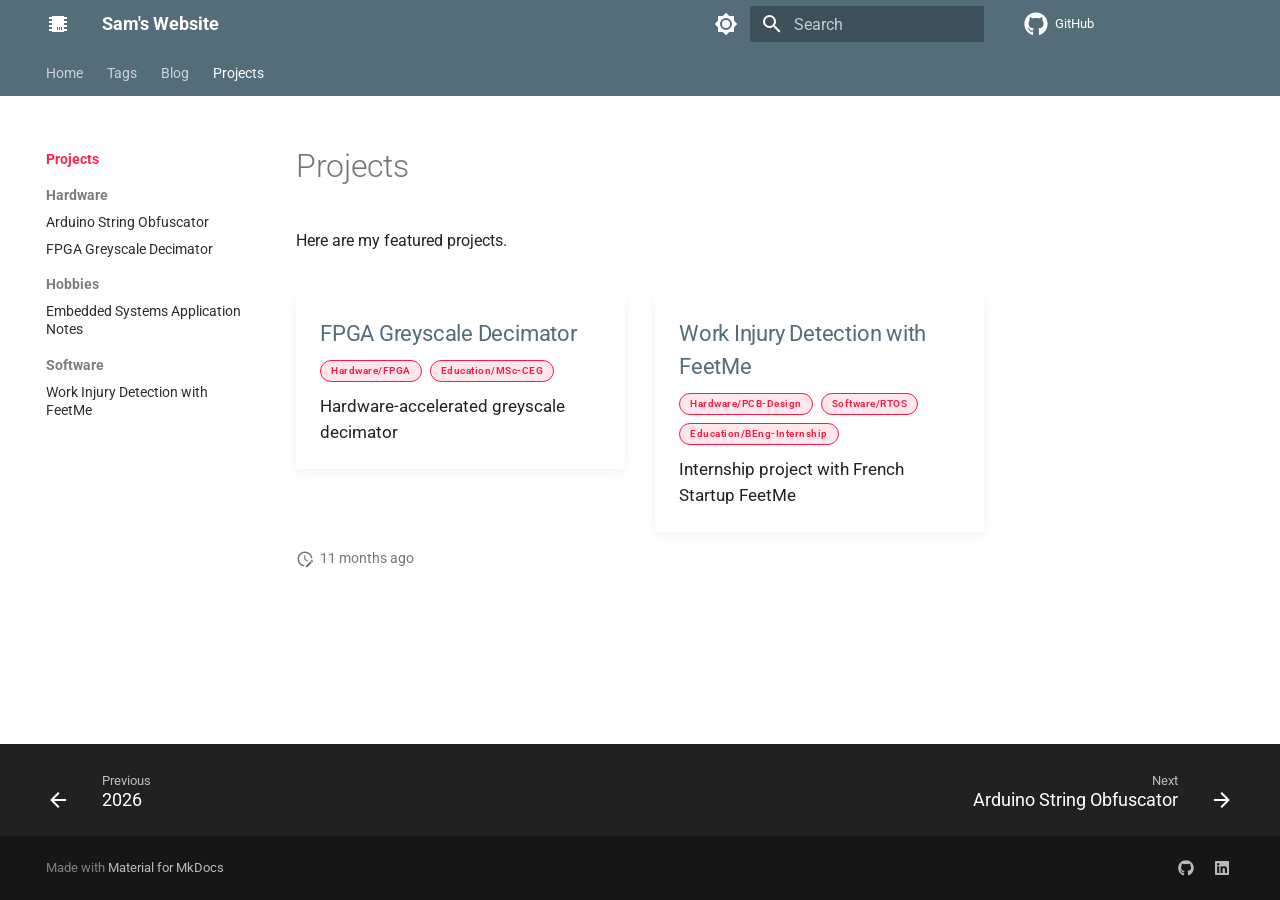
<file: projects/index.html>
<!DOCTYPE html><html lang="en" class="no-js"><head>
    
      <meta charset="utf-8">
      <meta name="viewport" content="width=device-width,initial-scale=1">
      
      
      
        <link rel="canonical" href="https://flamerten.github.io/website/projects/">
      
      
        <link rel="prev" href="../blog/archive/2026/">
      
      
        <link rel="next" href="hardware/arduino-string-obfuscator/">
      
      
        
      
      
      <link rel="icon" href="../assets/images/favicon.png">
      <meta name="generator" content="mkdocs-1.6.1, mkdocs-material-9.7.1">
    
    
      
        <title>Projects - Sam's Website</title>
      
    
    
      <link rel="stylesheet" href="../assets/stylesheets/main.484c7ddc.min.css">
      
        
        <link rel="stylesheet" href="../assets/stylesheets/palette.ab4e12ef.min.css">
      
      


    
    
      
    
    
      
        
        
        <link rel="preconnect" href="https://fonts.gstatic.com" crossorigin>
        <link rel="stylesheet" href="https://fonts.googleapis.com/css?family=Roboto:300,300i,400,400i,700,700i%7CRoboto+Mono:400,400i,700,700i&amp;display=fallback">
        <style>:root{--md-text-font:"Roboto";--md-code-font:"Roboto Mono"}</style>
      
    
    
      <link rel="stylesheet" href="../css/timeago.css">
    
      <link rel="stylesheet" href="../stylesheets/form.css">
    
      <link rel="stylesheet" href="../stylesheets/project.css">
    
      <link rel="stylesheet" href="../stylesheets/misc.css">
    
      <link rel="stylesheet" href="../assets/stylesheets/obsidian.min.css">
    
      <link rel="stylesheet" href="../assets/stylesheets/obsidian.min.css.map">
    
    <script>__md_scope=new URL("..",location),__md_hash=e=>[...e].reduce(((e,_)=>(e<<5)-e+_.charCodeAt(0)),0),__md_get=(e,_=localStorage,t=__md_scope)=>JSON.parse(_.getItem(t.pathname+"."+e)),__md_set=(e,_,t=localStorage,a=__md_scope)=>{try{t.setItem(a.pathname+"."+e,JSON.stringify(_))}catch(e){}}</script>
    
      
  


  
  

<script id="__analytics">function __md_analytics(){function e(){dataLayer.push(arguments)}window.dataLayer=window.dataLayer||[],e("js",new Date),e("config","G-2GD8459XC7"),document.addEventListener("DOMContentLoaded",(function(){document.forms.search&&document.forms.search.query.addEventListener("blur",(function(){this.value&&e("event","search",{search_term:this.value})}));document$.subscribe((function(){var t=document.forms.feedback;if(void 0!==t)for(var a of t.querySelectorAll("[type=submit]"))a.addEventListener("click",(function(a){a.preventDefault();var n=document.location.pathname,d=this.getAttribute("data-md-value");e("event","feedback",{page:n,data:d}),t.firstElementChild.disabled=!0;var r=t.querySelector(".md-feedback__note [data-md-value='"+d+"']");r&&(r.hidden=!1)})),t.hidden=!1})),location$.subscribe((function(t){e("config","G-2GD8459XC7",{page_path:t.pathname})}))}));var t=document.createElement("script");t.async=!0,t.src="https://www.googletagmanager.com/gtag/js?id=G-2GD8459XC7",document.getElementById("__analytics").insertAdjacentElement("afterEnd",t)}</script>
  
    <script>"undefined"!=typeof __md_analytics&&__md_analytics()</script>
  

    
    
  <link href="../assets/stylesheets/glightbox.min.css" rel="stylesheet"><script src="../assets/javascripts/glightbox.min.js"></script><style id="glightbox-style">
            html.glightbox-open { overflow: initial; height: 100%; }
            .gslide-title { margin-top: 0px; user-select: text; }
            .gslide-desc { color: #666; user-select: text; }
            .gslide-image img { background: white; }
            .gscrollbar-fixer { padding-right: 15px; }
            .gdesc-inner { font-size: 0.75rem; }
            body[data-md-color-scheme="slate"] .gdesc-inner { background: var(--md-default-bg-color); }
            body[data-md-color-scheme="slate"] .gslide-title { color: var(--md-default-fg-color); }
            body[data-md-color-scheme="slate"] .gslide-desc { color: var(--md-default-fg-color); }
        </style></head>
  
  
    
    
      
    
    
    
    
    <body dir="ltr" data-md-color-scheme="default" data-md-color-primary="blue-grey" data-md-color-accent="red">
  
    
    <input class="md-toggle" data-md-toggle="drawer" type="checkbox" id="__drawer" autocomplete="off">
    <input class="md-toggle" data-md-toggle="search" type="checkbox" id="__search" autocomplete="off">
    <label class="md-overlay" for="__drawer"></label>
    <div data-md-component="skip">
      
        
        <a href="#projects" class="md-skip">
          Skip to content
        </a>
      
    </div>
    <div data-md-component="announce">
      
    </div>
    
    
      

<header class="md-header" data-md-component="header">
  <nav class="md-header__inner md-grid" aria-label="Header">
    <a href=".." title="Sam's Website" class="md-header__button md-logo" aria-label="Sam's Website" data-md-component="logo">
      
  
  <svg xmlns="http://www.w3.org/2000/svg" viewBox="0 0 24 24"><path d="M6 4h12v1h3v2h-3v2h3v2h-3v2h3v2h-3v2h3v2h-3v1H6v-1H3v-2h3v-2H3v-2h3v-2H3V9h3V7H3V5h3zm5 11v3h1v-3zm2 0v3h1v-3zm2 0v3h1v-3z"></path></svg>

    </a>
    <label class="md-header__button md-icon" for="__drawer">
      
      <svg xmlns="http://www.w3.org/2000/svg" viewBox="0 0 24 24"><path d="M3 6h18v2H3zm0 5h18v2H3zm0 5h18v2H3z"></path></svg>
    </label>
    <div class="md-header__title" data-md-component="header-title">
      <div class="md-header__ellipsis">
        <div class="md-header__topic">
          <span class="md-ellipsis">
            Sam's Website
          </span>
        </div>
        <div class="md-header__topic" data-md-component="header-topic">
          <span class="md-ellipsis">
            
              Projects
            
          </span>
        </div>
      </div>
    </div>
    
      
        <form class="md-header__option" data-md-component="palette">
  
    
    
    
    <input class="md-option" data-md-color-media="" data-md-color-scheme="default" data-md-color-primary="blue-grey" data-md-color-accent="red" aria-label="Switch to dark mode" type="radio" name="__palette" id="__palette_0">
    
      <label class="md-header__button md-icon" title="Switch to dark mode" for="__palette_1" hidden>
        <svg xmlns="http://www.w3.org/2000/svg" viewBox="0 0 24 24"><path d="M12 8a4 4 0 0 0-4 4 4 4 0 0 0 4 4 4 4 0 0 0 4-4 4 4 0 0 0-4-4m0 10a6 6 0 0 1-6-6 6 6 0 0 1 6-6 6 6 0 0 1 6 6 6 6 0 0 1-6 6m8-9.31V4h-4.69L12 .69 8.69 4H4v4.69L.69 12 4 15.31V20h4.69L12 23.31 15.31 20H20v-4.69L23.31 12z"></path></svg>
      </label>
    
  
    
    
    
    <input class="md-option" data-md-color-media="" data-md-color-scheme="slate" data-md-color-primary="blue-grey" data-md-color-accent="deep-orange" aria-label="Switch to light mode" type="radio" name="__palette" id="__palette_1">
    
      <label class="md-header__button md-icon" title="Switch to light mode" for="__palette_0" hidden>
        <svg xmlns="http://www.w3.org/2000/svg" viewBox="0 0 24 24"><path d="M12 18c-.89 0-1.74-.2-2.5-.55C11.56 16.5 13 14.42 13 12s-1.44-4.5-3.5-5.45C10.26 6.2 11.11 6 12 6a6 6 0 0 1 6 6 6 6 0 0 1-6 6m8-9.31V4h-4.69L12 .69 8.69 4H4v4.69L.69 12 4 15.31V20h4.69L12 23.31 15.31 20H20v-4.69L23.31 12z"></path></svg>
      </label>
    
  
</form>
      
    
    
      <script>var palette=__md_get("__palette");if(palette&&palette.color){if("(prefers-color-scheme)"===palette.color.media){var media=matchMedia("(prefers-color-scheme: light)"),input=document.querySelector(media.matches?"[data-md-color-media='(prefers-color-scheme: light)']":"[data-md-color-media='(prefers-color-scheme: dark)']");palette.color.media=input.getAttribute("data-md-color-media"),palette.color.scheme=input.getAttribute("data-md-color-scheme"),palette.color.primary=input.getAttribute("data-md-color-primary"),palette.color.accent=input.getAttribute("data-md-color-accent")}for(var[key,value]of Object.entries(palette.color))document.body.setAttribute("data-md-color-"+key,value)}</script>
    
    
    
      
      
        <label class="md-header__button md-icon" for="__search">
          
          <svg xmlns="http://www.w3.org/2000/svg" viewBox="0 0 24 24"><path d="M9.5 3A6.5 6.5 0 0 1 16 9.5c0 1.61-.59 3.09-1.56 4.23l.27.27h.79l5 5-1.5 1.5-5-5v-.79l-.27-.27A6.52 6.52 0 0 1 9.5 16 6.5 6.5 0 0 1 3 9.5 6.5 6.5 0 0 1 9.5 3m0 2C7 5 5 7 5 9.5S7 14 9.5 14 14 12 14 9.5 12 5 9.5 5"></path></svg>
        </label>
        <div class="md-search" data-md-component="search" role="dialog">
  <label class="md-search__overlay" for="__search"></label>
  <div class="md-search__inner" role="search">
    <form class="md-search__form" name="search">
      <input type="text" class="md-search__input" name="query" aria-label="Search" placeholder="Search" autocapitalize="off" autocorrect="off" autocomplete="off" spellcheck="false" data-md-component="search-query" required>
      <label class="md-search__icon md-icon" for="__search">
        
        <svg xmlns="http://www.w3.org/2000/svg" viewBox="0 0 24 24"><path d="M9.5 3A6.5 6.5 0 0 1 16 9.5c0 1.61-.59 3.09-1.56 4.23l.27.27h.79l5 5-1.5 1.5-5-5v-.79l-.27-.27A6.52 6.52 0 0 1 9.5 16 6.5 6.5 0 0 1 3 9.5 6.5 6.5 0 0 1 9.5 3m0 2C7 5 5 7 5 9.5S7 14 9.5 14 14 12 14 9.5 12 5 9.5 5"></path></svg>
        
        <svg xmlns="http://www.w3.org/2000/svg" viewBox="0 0 24 24"><path d="M20 11v2H8l5.5 5.5-1.42 1.42L4.16 12l7.92-7.92L13.5 5.5 8 11z"></path></svg>
      </label>
      <nav class="md-search__options" aria-label="Search">
        
        <button type="reset" class="md-search__icon md-icon" title="Clear" aria-label="Clear" tabindex="-1">
          
          <svg xmlns="http://www.w3.org/2000/svg" viewBox="0 0 24 24"><path d="M19 6.41 17.59 5 12 10.59 6.41 5 5 6.41 10.59 12 5 17.59 6.41 19 12 13.41 17.59 19 19 17.59 13.41 12z"></path></svg>
        </button>
      </nav>
      
    </form>
    <div class="md-search__output">
      <div class="md-search__scrollwrap" tabindex="0" data-md-scrollfix>
        <div class="md-search-result" data-md-component="search-result">
          <div class="md-search-result__meta">
            Initializing search
          </div>
          <ol class="md-search-result__list" role="presentation"></ol>
        </div>
      </div>
    </div>
  </div>
</div>
      
    
    
      <div class="md-header__source">
        <a href="https://github.com/flamerten" title="Go to repository" class="md-source" data-md-component="source">
  <div class="md-source__icon md-icon">
    
    <svg xmlns="http://www.w3.org/2000/svg" viewBox="0 0 512 512"><!--! Font Awesome Free 7.1.0 by @fontawesome - https://fontawesome.com License - https://fontawesome.com/license/free (Icons: CC BY 4.0, Fonts: SIL OFL 1.1, Code: MIT License) Copyright 2025 Fonticons, Inc.--><path d="M173.9 397.4c0 2-2.3 3.6-5.2 3.6-3.3.3-5.6-1.3-5.6-3.6 0-2 2.3-3.6 5.2-3.6 3-.3 5.6 1.3 5.6 3.6m-31.1-4.5c-.7 2 1.3 4.3 4.3 4.9 2.6 1 5.6 0 6.2-2s-1.3-4.3-4.3-5.2c-2.6-.7-5.5.3-6.2 2.3m44.2-1.7c-2.9.7-4.9 2.6-4.6 4.9.3 2 2.9 3.3 5.9 2.6 2.9-.7 4.9-2.6 4.6-4.6-.3-1.9-3-3.2-5.9-2.9M252.8 8C114.1 8 8 113.3 8 252c0 110.9 69.8 205.8 169.5 239.2 12.8 2.3 17.3-5.6 17.3-12.1 0-6.2-.3-40.4-.3-61.4 0 0-70 15-84.7-29.8 0 0-11.4-29.1-27.8-36.6 0 0-22.9-15.7 1.6-15.4 0 0 24.9 2 38.6 25.8 21.9 38.6 58.6 27.5 72.9 20.9 2.3-16 8.8-27.1 16-33.7-55.9-6.2-112.3-14.3-112.3-110.5 0-27.5 7.6-41.3 23.6-58.9-2.6-6.5-11.1-33.3 2.6-67.9 20.9-6.5 69 27 69 27 20-5.6 41.5-8.5 62.8-8.5s42.8 2.9 62.8 8.5c0 0 48.1-33.6 69-27 13.7 34.7 5.2 61.4 2.6 67.9 16 17.7 25.8 31.5 25.8 58.9 0 96.5-58.9 104.2-114.8 110.5 9.2 7.9 17 22.9 17 46.4 0 33.7-.3 75.4-.3 83.6 0 6.5 4.6 14.4 17.3 12.1C436.2 457.8 504 362.9 504 252 504 113.3 391.5 8 252.8 8M105.2 352.9c-1.3 1-1 3.3.7 5.2 1.6 1.6 3.9 2.3 5.2 1 1.3-1 1-3.3-.7-5.2-1.6-1.6-3.9-2.3-5.2-1m-10.8-8.1c-.7 1.3.3 2.9 2.3 3.9 1.6 1 3.6.7 4.3-.7.7-1.3-.3-2.9-2.3-3.9-2-.6-3.6-.3-4.3.7m32.4 35.6c-1.6 1.3-1 4.3 1.3 6.2 2.3 2.3 5.2 2.6 6.5 1 1.3-1.3.7-4.3-1.3-6.2-2.2-2.3-5.2-2.6-6.5-1m-11.4-14.7c-1.6 1-1.6 3.6 0 5.9s4.3 3.3 5.6 2.3c1.6-1.3 1.6-3.9 0-6.2-1.4-2.3-4-3.3-5.6-2"></path></svg>
  </div>
  <div class="md-source__repository">
    GitHub
  </div>
</a>
      </div>
    
  </nav>
  
</header>
    
    <div class="md-container" data-md-component="container">
      
      
        
          
            
<nav class="md-tabs" aria-label="Tabs" data-md-component="tabs">
  <div class="md-grid">
    <ul class="md-tabs__list">
      
        
  
  
  
  
    <li class="md-tabs__item">
      <a href=".." class="md-tabs__link">
        
  
  
    
  
  Home

      </a>
    </li>
  

      
        
  
  
  
  
    <li class="md-tabs__item">
      <a href="../tags/" class="md-tabs__link">
        
  
  
    
  
  Tags

      </a>
    </li>
  

      
        
  
  
  
  
    
    
      <li class="md-tabs__item">
        <a href="../blog/" class="md-tabs__link">
          
  
  
    
  
  Blog

        </a>
      </li>
    
  

      
        
  
  
  
    
  
  
    
    
      <li class="md-tabs__item md-tabs__item--active">
        <a href="./" class="md-tabs__link">
          
  
  
    
  
  Projects

        </a>
      </li>
    
  

      
    </ul>
  </div>
</nav>
          
        
      
      <main class="md-main" data-md-component="main">
        <div class="md-main__inner md-grid">
          
            
              
              <div class="md-sidebar md-sidebar--primary" data-md-component="sidebar" data-md-type="navigation">
                <div class="md-sidebar__scrollwrap">
                  <div class="md-sidebar__inner">
                    


  


<nav class="md-nav md-nav--primary md-nav--lifted" aria-label="Navigation" data-md-level="0">
  <label class="md-nav__title" for="__drawer">
    <a href=".." title="Sam's Website" class="md-nav__button md-logo" aria-label="Sam's Website" data-md-component="logo">
      
  
  <svg xmlns="http://www.w3.org/2000/svg" viewBox="0 0 24 24"><path d="M6 4h12v1h3v2h-3v2h3v2h-3v2h3v2h-3v2h3v2h-3v1H6v-1H3v-2h3v-2H3v-2h3v-2H3V9h3V7H3V5h3zm5 11v3h1v-3zm2 0v3h1v-3zm2 0v3h1v-3z"></path></svg>

    </a>
    Sam's Website
  </label>
  
    <div class="md-nav__source">
      <a href="https://github.com/flamerten" title="Go to repository" class="md-source" data-md-component="source">
  <div class="md-source__icon md-icon">
    
    <svg xmlns="http://www.w3.org/2000/svg" viewBox="0 0 512 512"><!--! Font Awesome Free 7.1.0 by @fontawesome - https://fontawesome.com License - https://fontawesome.com/license/free (Icons: CC BY 4.0, Fonts: SIL OFL 1.1, Code: MIT License) Copyright 2025 Fonticons, Inc.--><path d="M173.9 397.4c0 2-2.3 3.6-5.2 3.6-3.3.3-5.6-1.3-5.6-3.6 0-2 2.3-3.6 5.2-3.6 3-.3 5.6 1.3 5.6 3.6m-31.1-4.5c-.7 2 1.3 4.3 4.3 4.9 2.6 1 5.6 0 6.2-2s-1.3-4.3-4.3-5.2c-2.6-.7-5.5.3-6.2 2.3m44.2-1.7c-2.9.7-4.9 2.6-4.6 4.9.3 2 2.9 3.3 5.9 2.6 2.9-.7 4.9-2.6 4.6-4.6-.3-1.9-3-3.2-5.9-2.9M252.8 8C114.1 8 8 113.3 8 252c0 110.9 69.8 205.8 169.5 239.2 12.8 2.3 17.3-5.6 17.3-12.1 0-6.2-.3-40.4-.3-61.4 0 0-70 15-84.7-29.8 0 0-11.4-29.1-27.8-36.6 0 0-22.9-15.7 1.6-15.4 0 0 24.9 2 38.6 25.8 21.9 38.6 58.6 27.5 72.9 20.9 2.3-16 8.8-27.1 16-33.7-55.9-6.2-112.3-14.3-112.3-110.5 0-27.5 7.6-41.3 23.6-58.9-2.6-6.5-11.1-33.3 2.6-67.9 20.9-6.5 69 27 69 27 20-5.6 41.5-8.5 62.8-8.5s42.8 2.9 62.8 8.5c0 0 48.1-33.6 69-27 13.7 34.7 5.2 61.4 2.6 67.9 16 17.7 25.8 31.5 25.8 58.9 0 96.5-58.9 104.2-114.8 110.5 9.2 7.9 17 22.9 17 46.4 0 33.7-.3 75.4-.3 83.6 0 6.5 4.6 14.4 17.3 12.1C436.2 457.8 504 362.9 504 252 504 113.3 391.5 8 252.8 8M105.2 352.9c-1.3 1-1 3.3.7 5.2 1.6 1.6 3.9 2.3 5.2 1 1.3-1 1-3.3-.7-5.2-1.6-1.6-3.9-2.3-5.2-1m-10.8-8.1c-.7 1.3.3 2.9 2.3 3.9 1.6 1 3.6.7 4.3-.7.7-1.3-.3-2.9-2.3-3.9-2-.6-3.6-.3-4.3.7m32.4 35.6c-1.6 1.3-1 4.3 1.3 6.2 2.3 2.3 5.2 2.6 6.5 1 1.3-1.3.7-4.3-1.3-6.2-2.2-2.3-5.2-2.6-6.5-1m-11.4-14.7c-1.6 1-1.6 3.6 0 5.9s4.3 3.3 5.6 2.3c1.6-1.3 1.6-3.9 0-6.2-1.4-2.3-4-3.3-5.6-2"></path></svg>
  </div>
  <div class="md-source__repository">
    GitHub
  </div>
</a>
    </div>
  
  <ul class="md-nav__list" data-md-scrollfix>
    
      
      
  
  
  
  
    <li class="md-nav__item">
      <a href=".." class="md-nav__link">
        
  
  
  <span class="md-ellipsis">
    
  
    Home
  

    
  </span>
  
  

      </a>
    </li>
  

    
      
      
  
  
  
  
    <li class="md-nav__item">
      <a href="../tags/" class="md-nav__link">
        
  
  
  <span class="md-ellipsis">
    
  
    Tags
  

    
  </span>
  
  

      </a>
    </li>
  

    
      
      
  
  
  
  
    
    
      
        
          
        
      
        
      
    
    
    
      
      
        
      
    
    
    <li class="md-nav__item md-nav__item--nested">
      
        
        
          
        
        <input class="md-nav__toggle md-toggle md-toggle--indeterminate" type="checkbox" id="__nav_3">
        
          
          <div class="md-nav__link md-nav__container">
            <a href="../blog/" class="md-nav__link ">
              
  
  
  <span class="md-ellipsis">
    
  
    Blog
  

    
  </span>
  
  

            </a>
            
              
              <label class="md-nav__link " for="__nav_3" id="__nav_3_label" tabindex="0">
                <span class="md-nav__icon md-icon"></span>
              </label>
            
          </div>
        
        <nav class="md-nav" data-md-level="1" aria-labelledby="__nav_3_label" aria-expanded="false">
          <label class="md-nav__title" for="__nav_3">
            <span class="md-nav__icon md-icon"></span>
            
  
    Blog
  

          </label>
          <ul class="md-nav__list" data-md-scrollfix>
            
              
            
              
                
  
  
  
  
    
    
      
        
      
    
    
    
      
      
        
      
    
    
    <li class="md-nav__item md-nav__item--nested">
      
        
        
          
        
        <input class="md-nav__toggle md-toggle md-toggle--indeterminate" type="checkbox" id="__nav_3_2">
        
          
          <label class="md-nav__link" for="__nav_3_2" id="__nav_3_2_label" tabindex="0">
            
  
  
  <span class="md-ellipsis">
    
  
    Archive
  

    
  </span>
  
  

            <span class="md-nav__icon md-icon"></span>
          </label>
        
        <nav class="md-nav" data-md-level="2" aria-labelledby="__nav_3_2_label" aria-expanded="false">
          <label class="md-nav__title" for="__nav_3_2">
            <span class="md-nav__icon md-icon"></span>
            
  
    Archive
  

          </label>
          <ul class="md-nav__list" data-md-scrollfix>
            
              
                
  
  
  
    
  
  
    <li class="md-nav__item">
      <a href="../blog/archive/2026/" class="md-nav__link">
        
  
  
  <span class="md-ellipsis">
    
  
    2026
  

    
  </span>
  
  

      </a>
    </li>
  

              
            
          </ul>
        </nav>
      
    </li>
  

              
            
          </ul>
        </nav>
      
    </li>
  

    
      
      
  
  
    
  
  
  
    
    
      
        
          
        
      
        
      
        
      
        
      
    
    
    
      
        
        
      
      
        
      
    
    
    <li class="md-nav__item md-nav__item--active md-nav__item--section md-nav__item--nested">
      
        
        
        <input class="md-nav__toggle md-toggle " type="checkbox" id="__nav_4" checked>
        
          
          <div class="md-nav__link md-nav__container">
            <a href="./" class="md-nav__link md-nav__link--active">
              
  
  
  <span class="md-ellipsis">
    
  
    Projects
  

    
  </span>
  
  

            </a>
            
              
              <label class="md-nav__link md-nav__link--active" for="__nav_4" id="__nav_4_label" tabindex="">
                <span class="md-nav__icon md-icon"></span>
              </label>
            
          </div>
        
        <nav class="md-nav" data-md-level="1" aria-labelledby="__nav_4_label" aria-expanded="true">
          <label class="md-nav__title" for="__nav_4">
            <span class="md-nav__icon md-icon"></span>
            
  
    Projects
  

          </label>
          <ul class="md-nav__list" data-md-scrollfix>
            
              
            
              
                
  
  
  
  
    
    
      
        
      
        
      
    
    
    
      
      
        
          
          
        
      
    
    
    <li class="md-nav__item md-nav__item--section md-nav__item--nested">
      
        
        
          
        
        <input class="md-nav__toggle md-toggle md-toggle--indeterminate" type="checkbox" id="__nav_4_2">
        
          
          <label class="md-nav__link" for="__nav_4_2" id="__nav_4_2_label" tabindex="">
            
  
  
  <span class="md-ellipsis">
    
  
    Hardware
  

    
  </span>
  
  

            <span class="md-nav__icon md-icon"></span>
          </label>
        
        <nav class="md-nav" data-md-level="2" aria-labelledby="__nav_4_2_label" aria-expanded="false">
          <label class="md-nav__title" for="__nav_4_2">
            <span class="md-nav__icon md-icon"></span>
            
  
    Hardware
  

          </label>
          <ul class="md-nav__list" data-md-scrollfix>
            
              
                
  
  
  
  
    <li class="md-nav__item">
      <a href="hardware/arduino-string-obfuscator/" class="md-nav__link">
        
  
  
  <span class="md-ellipsis">
    
  
    Arduino String Obfuscator
  

    
  </span>
  
  

      </a>
    </li>
  

              
            
              
                
  
  
  
  
    <li class="md-nav__item">
      <a href="hardware/fpga-greyscale-decimator/" class="md-nav__link">
        
  
  
  <span class="md-ellipsis">
    
  
    FPGA Greyscale Decimator
  

    
  </span>
  
  

      </a>
    </li>
  

              
            
          </ul>
        </nav>
      
    </li>
  

              
            
              
                
  
  
  
  
    
    
      
        
      
    
    
    
      
      
        
          
          
        
      
    
    
    <li class="md-nav__item md-nav__item--section md-nav__item--nested">
      
        
        
          
        
        <input class="md-nav__toggle md-toggle md-toggle--indeterminate" type="checkbox" id="__nav_4_3">
        
          
          <label class="md-nav__link" for="__nav_4_3" id="__nav_4_3_label" tabindex="">
            
  
  
  <span class="md-ellipsis">
    
  
    Hobbies
  

    
  </span>
  
  

            <span class="md-nav__icon md-icon"></span>
          </label>
        
        <nav class="md-nav" data-md-level="2" aria-labelledby="__nav_4_3_label" aria-expanded="false">
          <label class="md-nav__title" for="__nav_4_3">
            <span class="md-nav__icon md-icon"></span>
            
  
    Hobbies
  

          </label>
          <ul class="md-nav__list" data-md-scrollfix>
            
              
                
  
  
  
  
    <li class="md-nav__item">
      <a href="hobbies/embedded-systems-app-notes/" class="md-nav__link">
        
  
  
  <span class="md-ellipsis">
    
  
    Embedded Systems Application Notes
  

    
  </span>
  
  

      </a>
    </li>
  

              
            
          </ul>
        </nav>
      
    </li>
  

              
            
              
                
  
  
  
  
    
    
      
        
      
    
    
    
      
      
        
          
          
        
      
    
    
    <li class="md-nav__item md-nav__item--section md-nav__item--nested">
      
        
        
          
        
        <input class="md-nav__toggle md-toggle md-toggle--indeterminate" type="checkbox" id="__nav_4_4">
        
          
          <label class="md-nav__link" for="__nav_4_4" id="__nav_4_4_label" tabindex="">
            
  
  
  <span class="md-ellipsis">
    
  
    Software
  

    
  </span>
  
  

            <span class="md-nav__icon md-icon"></span>
          </label>
        
        <nav class="md-nav" data-md-level="2" aria-labelledby="__nav_4_4_label" aria-expanded="false">
          <label class="md-nav__title" for="__nav_4_4">
            <span class="md-nav__icon md-icon"></span>
            
  
    Software
  

          </label>
          <ul class="md-nav__list" data-md-scrollfix>
            
              
                
  
  
  
  
    <li class="md-nav__item">
      <a href="software/work-injury-feetme/" class="md-nav__link">
        
  
  
  <span class="md-ellipsis">
    
  
    Work Injury Detection with FeetMe
  

    
  </span>
  
  

      </a>
    </li>
  

              
            
          </ul>
        </nav>
      
    </li>
  

              
            
          </ul>
        </nav>
      
    </li>
  

    
  </ul>
</nav>
                  </div>
                </div>
              </div>
            
            
              
              <div class="md-sidebar md-sidebar--secondary" data-md-component="sidebar" data-md-type="toc">
                <div class="md-sidebar__scrollwrap">
                  <div class="md-sidebar__inner">
                    

<nav class="md-nav md-nav--secondary" aria-label="Table of contents">
  
  
  
    
  
  
</nav>
                  </div>
                </div>
              </div>
            
          
          
            <div class="md-content" data-md-component="content">
              
              <article class="md-content__inner md-typeset">
                
                  



<h1 id="projects">Projects</h1>
<p>Here are my featured projects.</p>
<div class="project-grid">

  <a href="hardware/fpga-greyscale-decimator" class="project-card-link">
    <div class="project-card">
      <div class="project-card-content">
        <h3>FPGA Greyscale Decimator</h3>
        <div class="tag-container">

                    <span class="tag-pill">Hardware/FPGA</span>

                    <span class="tag-pill">Education/MSc-CEG</span>

        </div>
        <p>Hardware-accelerated greyscale decimator</p>
      </div>
    </div>
  </a>

  <a href="software/work-injury-feetme" class="project-card-link">
    <div class="project-card">
      <div class="project-card-content">
        <h3>Work Injury Detection with FeetMe</h3>
        <div class="tag-container">

                    <span class="tag-pill">Hardware/PCB-Design</span>

                    <span class="tag-pill">Software/RTOS</span>

                    <span class="tag-pill">Education/BEng-Internship</span>

        </div>
        <p>Internship project with French Startup FeetMe</p>
      </div>
    </div>
  </a>

</div>







  
    
  
  


  <aside class="md-source-file">
    
      
  <span class="md-source-file__fact">
    <span class="md-icon" title="Last update">
      <svg xmlns="http://www.w3.org/2000/svg" viewBox="0 0 24 24"><path d="M21 13.1c-.1 0-.3.1-.4.2l-1 1 2.1 2.1 1-1c.2-.2.2-.6 0-.8l-1.3-1.3c-.1-.1-.2-.2-.4-.2m-1.9 1.8-6.1 6V23h2.1l6.1-6.1zM12.5 7v5.2l4 2.4-1 1L11 13V7zM11 21.9c-5.1-.5-9-4.8-9-9.9C2 6.5 6.5 2 12 2c5.3 0 9.6 4.1 10 9.3-.3-.1-.6-.2-1-.2s-.7.1-1 .2C19.6 7.2 16.2 4 12 4c-4.4 0-8 3.6-8 8 0 4.1 3.1 7.5 7.1 7.9l-.1.2z"></path></svg>
    </span>
    <span class="git-revision-date-localized-plugin git-revision-date-localized-plugin-timeago" title="January 3, 2026 04:40:36 UTC"><span class="timeago" datetime="2026-01-03T04:40:36+00:00" locale="en"></span></span><span class="git-revision-date-localized-plugin git-revision-date-localized-plugin-iso_date" title="January 3, 2026 04:40:36 UTC">2026-01-03</span>
  </span>

    
    
    
    
  </aside>


  




                
              </article>
            </div>
          
          
<script>var target=document.getElementById(location.hash.slice(1));target&&target.name&&(target.checked=target.name.startsWith("__tabbed_"))</script>
        </div>
        
          <button type="button" class="md-top md-icon" data-md-component="top" hidden>
  
  <svg xmlns="http://www.w3.org/2000/svg" viewBox="0 0 24 24"><path d="M13 20h-2V8l-5.5 5.5-1.42-1.42L12 4.16l7.92 7.92-1.42 1.42L13 8z"></path></svg>
  Back to top
</button>
        
      </main>
      
        <footer class="md-footer">
  
    
      
      <nav class="md-footer__inner md-grid" aria-label="Footer">
        
          
          <a href="../blog/archive/2026/" class="md-footer__link md-footer__link--prev" aria-label="Previous: 2026">
            <div class="md-footer__button md-icon">
              
              <svg xmlns="http://www.w3.org/2000/svg" viewBox="0 0 24 24"><path d="M20 11v2H8l5.5 5.5-1.42 1.42L4.16 12l7.92-7.92L13.5 5.5 8 11z"></path></svg>
            </div>
            <div class="md-footer__title">
              <span class="md-footer__direction">
                Previous
              </span>
              <div class="md-ellipsis">
                2026
              </div>
            </div>
          </a>
        
        
          
          <a href="hardware/arduino-string-obfuscator/" class="md-footer__link md-footer__link--next" aria-label="Next: Arduino String Obfuscator">
            <div class="md-footer__title">
              <span class="md-footer__direction">
                Next
              </span>
              <div class="md-ellipsis">
                Arduino String Obfuscator
              </div>
            </div>
            <div class="md-footer__button md-icon">
              
              <svg xmlns="http://www.w3.org/2000/svg" viewBox="0 0 24 24"><path d="M4 11v2h12l-5.5 5.5 1.42 1.42L19.84 12l-7.92-7.92L10.5 5.5 16 11z"></path></svg>
            </div>
          </a>
        
      </nav>
    
  
  <div class="md-footer-meta md-typeset">
    <div class="md-footer-meta__inner md-grid">
      <div class="md-copyright">
  
  
    Made with
    <a href="https://squidfunk.github.io/mkdocs-material/" target="_blank" rel="noopener">
      Material for MkDocs
    </a>
  
</div>
      
        
<div class="md-social">
  
    
    
    
    
      
      
    
    <a href="https://github.com/flamerten" target="_blank" rel="noopener" title="github.com" class="md-social__link">
      <svg xmlns="http://www.w3.org/2000/svg" viewBox="0 0 512 512"><!--! Font Awesome Free 7.1.0 by @fontawesome - https://fontawesome.com License - https://fontawesome.com/license/free (Icons: CC BY 4.0, Fonts: SIL OFL 1.1, Code: MIT License) Copyright 2025 Fonticons, Inc.--><path d="M173.9 397.4c0 2-2.3 3.6-5.2 3.6-3.3.3-5.6-1.3-5.6-3.6 0-2 2.3-3.6 5.2-3.6 3-.3 5.6 1.3 5.6 3.6m-31.1-4.5c-.7 2 1.3 4.3 4.3 4.9 2.6 1 5.6 0 6.2-2s-1.3-4.3-4.3-5.2c-2.6-.7-5.5.3-6.2 2.3m44.2-1.7c-2.9.7-4.9 2.6-4.6 4.9.3 2 2.9 3.3 5.9 2.6 2.9-.7 4.9-2.6 4.6-4.6-.3-1.9-3-3.2-5.9-2.9M252.8 8C114.1 8 8 113.3 8 252c0 110.9 69.8 205.8 169.5 239.2 12.8 2.3 17.3-5.6 17.3-12.1 0-6.2-.3-40.4-.3-61.4 0 0-70 15-84.7-29.8 0 0-11.4-29.1-27.8-36.6 0 0-22.9-15.7 1.6-15.4 0 0 24.9 2 38.6 25.8 21.9 38.6 58.6 27.5 72.9 20.9 2.3-16 8.8-27.1 16-33.7-55.9-6.2-112.3-14.3-112.3-110.5 0-27.5 7.6-41.3 23.6-58.9-2.6-6.5-11.1-33.3 2.6-67.9 20.9-6.5 69 27 69 27 20-5.6 41.5-8.5 62.8-8.5s42.8 2.9 62.8 8.5c0 0 48.1-33.6 69-27 13.7 34.7 5.2 61.4 2.6 67.9 16 17.7 25.8 31.5 25.8 58.9 0 96.5-58.9 104.2-114.8 110.5 9.2 7.9 17 22.9 17 46.4 0 33.7-.3 75.4-.3 83.6 0 6.5 4.6 14.4 17.3 12.1C436.2 457.8 504 362.9 504 252 504 113.3 391.5 8 252.8 8M105.2 352.9c-1.3 1-1 3.3.7 5.2 1.6 1.6 3.9 2.3 5.2 1 1.3-1 1-3.3-.7-5.2-1.6-1.6-3.9-2.3-5.2-1m-10.8-8.1c-.7 1.3.3 2.9 2.3 3.9 1.6 1 3.6.7 4.3-.7.7-1.3-.3-2.9-2.3-3.9-2-.6-3.6-.3-4.3.7m32.4 35.6c-1.6 1.3-1 4.3 1.3 6.2 2.3 2.3 5.2 2.6 6.5 1 1.3-1.3.7-4.3-1.3-6.2-2.2-2.3-5.2-2.6-6.5-1m-11.4-14.7c-1.6 1-1.6 3.6 0 5.9s4.3 3.3 5.6 2.3c1.6-1.3 1.6-3.9 0-6.2-1.4-2.3-4-3.3-5.6-2"></path></svg>
    </a>
  
    
    
    
    
      
      
    
    <a href="https://www.linkedin.com/in/samuelyow/" target="_blank" rel="noopener" title="www.linkedin.com" class="md-social__link">
      <svg xmlns="http://www.w3.org/2000/svg" viewBox="0 0 448 512"><!--! Font Awesome Free 7.1.0 by @fontawesome - https://fontawesome.com License - https://fontawesome.com/license/free (Icons: CC BY 4.0, Fonts: SIL OFL 1.1, Code: MIT License) Copyright 2025 Fonticons, Inc.--><path d="M416 32H31.9C14.3 32 0 46.5 0 64.3v383.4C0 465.5 14.3 480 31.9 480H416c17.6 0 32-14.5 32-32.3V64.3c0-17.8-14.4-32.3-32-32.3M135.4 416H69V202.2h66.5V416zM102.2 96a38.5 38.5 0 1 1 0 77 38.5 38.5 0 1 1 0-77m282.1 320h-66.4V312c0-24.8-.5-56.7-34.5-56.7-34.6 0-39.9 27-39.9 54.9V416h-66.4V202.2h63.7v29.2h.9c8.9-16.8 30.6-34.5 62.9-34.5 67.2 0 79.7 44.3 79.7 101.9z"></path></svg>
    </a>
  
</div>
      
    </div>
  </div>
</footer>
      
    </div>
    <div class="md-dialog" data-md-component="dialog">
      <div class="md-dialog__inner md-typeset"></div>
    </div>
    
    
    
      
      
      <script id="__config" type="application/json">{"annotate": null, "base": "..", "features": ["navigation.tabs", "navigation.top", "navigation.indexes", "navigation.sections", "navigation.tracking", "navigation.footer", "navigation.expand", "content.code.copy", "content.code.annotate", "toc.follow"], "search": "../assets/javascripts/workers/search.2c215733.min.js", "tags": null, "translations": {"clipboard.copied": "Copied to clipboard", "clipboard.copy": "Copy to clipboard", "search.result.more.one": "1 more on this page", "search.result.more.other": "# more on this page", "search.result.none": "No matching documents", "search.result.one": "1 matching document", "search.result.other": "# matching documents", "search.result.placeholder": "Type to start searching", "search.result.term.missing": "Missing", "select.version": "Select version"}, "version": null}</script>
    
    
      <script src="../assets/javascripts/bundle.79ae519e.min.js"></script>
      
        <script src="../js/timeago.min.js"></script>
      
        <script src="../js/timeago_mkdocs_material.js"></script>
      
    
  
<script id="init-glightbox">const lightbox = GLightbox({"touchNavigation": true, "loop": false, "zoomable": true, "draggable": true, "openEffect": "zoom", "closeEffect": "zoom", "slideEffect": "slide"});
document$.subscribe(()=>{ lightbox.reload(); });
</script></body></html>
</file>
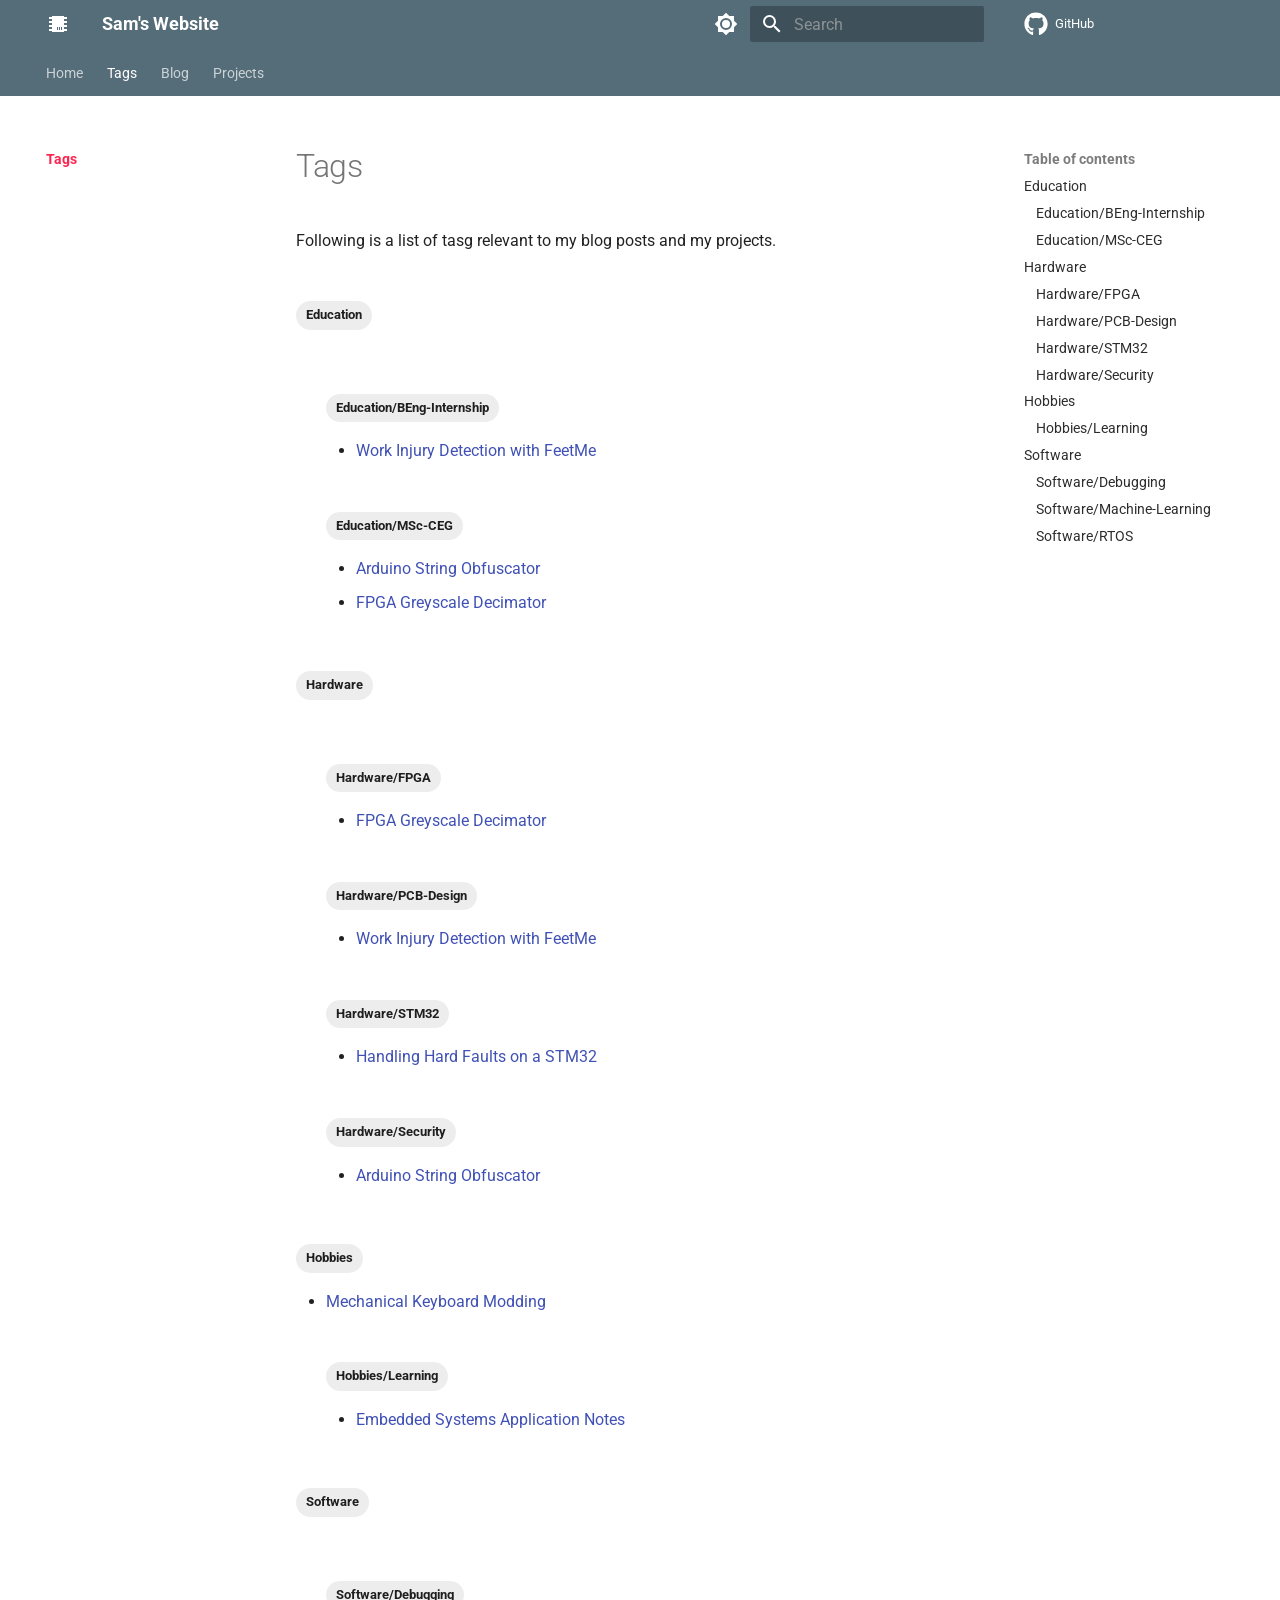
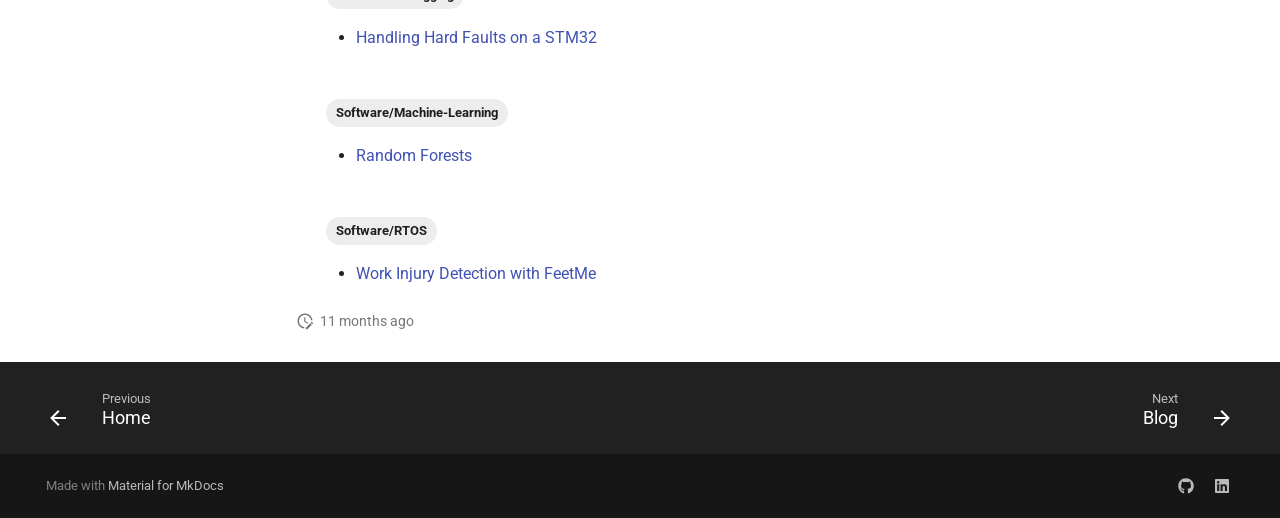
<file: tags/index.html>
<!DOCTYPE html><html lang="en" class="no-js"><head>
    
      <meta charset="utf-8">
      <meta name="viewport" content="width=device-width,initial-scale=1">
      
      
      
        <link rel="canonical" href="https://flamerten.github.io/website/tags/">
      
      
        <link rel="prev" href="..">
      
      
        <link rel="next" href="../blog/">
      
      
        
      
      
      <link rel="icon" href="../assets/images/favicon.png">
      <meta name="generator" content="mkdocs-1.6.1, mkdocs-material-9.7.1">
    
    
      
        <title>Tags - Sam's Website</title>
      
    
    
      <link rel="stylesheet" href="../assets/stylesheets/main.484c7ddc.min.css">
      
        
        <link rel="stylesheet" href="../assets/stylesheets/palette.ab4e12ef.min.css">
      
      


    
    
      
    
    
      
        
        
        <link rel="preconnect" href="https://fonts.gstatic.com" crossorigin>
        <link rel="stylesheet" href="https://fonts.googleapis.com/css?family=Roboto:300,300i,400,400i,700,700i%7CRoboto+Mono:400,400i,700,700i&amp;display=fallback">
        <style>:root{--md-text-font:"Roboto";--md-code-font:"Roboto Mono"}</style>
      
    
    
      <link rel="stylesheet" href="../css/timeago.css">
    
      <link rel="stylesheet" href="../stylesheets/form.css">
    
      <link rel="stylesheet" href="../stylesheets/project.css">
    
      <link rel="stylesheet" href="../stylesheets/misc.css">
    
      <link rel="stylesheet" href="../assets/stylesheets/obsidian.min.css">
    
      <link rel="stylesheet" href="../assets/stylesheets/obsidian.min.css.map">
    
    <script>__md_scope=new URL("..",location),__md_hash=e=>[...e].reduce(((e,_)=>(e<<5)-e+_.charCodeAt(0)),0),__md_get=(e,_=localStorage,t=__md_scope)=>JSON.parse(_.getItem(t.pathname+"."+e)),__md_set=(e,_,t=localStorage,a=__md_scope)=>{try{t.setItem(a.pathname+"."+e,JSON.stringify(_))}catch(e){}}</script>
    
      
  


  
  

<script id="__analytics">function __md_analytics(){function e(){dataLayer.push(arguments)}window.dataLayer=window.dataLayer||[],e("js",new Date),e("config","G-2GD8459XC7"),document.addEventListener("DOMContentLoaded",(function(){document.forms.search&&document.forms.search.query.addEventListener("blur",(function(){this.value&&e("event","search",{search_term:this.value})}));document$.subscribe((function(){var t=document.forms.feedback;if(void 0!==t)for(var a of t.querySelectorAll("[type=submit]"))a.addEventListener("click",(function(a){a.preventDefault();var n=document.location.pathname,d=this.getAttribute("data-md-value");e("event","feedback",{page:n,data:d}),t.firstElementChild.disabled=!0;var r=t.querySelector(".md-feedback__note [data-md-value='"+d+"']");r&&(r.hidden=!1)})),t.hidden=!1})),location$.subscribe((function(t){e("config","G-2GD8459XC7",{page_path:t.pathname})}))}));var t=document.createElement("script");t.async=!0,t.src="https://www.googletagmanager.com/gtag/js?id=G-2GD8459XC7",document.getElementById("__analytics").insertAdjacentElement("afterEnd",t)}</script>
  
    <script>"undefined"!=typeof __md_analytics&&__md_analytics()</script>
  

    
    
  <link href="../assets/stylesheets/glightbox.min.css" rel="stylesheet"><script src="../assets/javascripts/glightbox.min.js"></script><style id="glightbox-style">
            html.glightbox-open { overflow: initial; height: 100%; }
            .gslide-title { margin-top: 0px; user-select: text; }
            .gslide-desc { color: #666; user-select: text; }
            .gslide-image img { background: white; }
            .gscrollbar-fixer { padding-right: 15px; }
            .gdesc-inner { font-size: 0.75rem; }
            body[data-md-color-scheme="slate"] .gdesc-inner { background: var(--md-default-bg-color); }
            body[data-md-color-scheme="slate"] .gslide-title { color: var(--md-default-fg-color); }
            body[data-md-color-scheme="slate"] .gslide-desc { color: var(--md-default-fg-color); }
        </style></head>
  
  
    
    
      
    
    
    
    
    <body dir="ltr" data-md-color-scheme="default" data-md-color-primary="blue-grey" data-md-color-accent="red">
  
    
    <input class="md-toggle" data-md-toggle="drawer" type="checkbox" id="__drawer" autocomplete="off">
    <input class="md-toggle" data-md-toggle="search" type="checkbox" id="__search" autocomplete="off">
    <label class="md-overlay" for="__drawer"></label>
    <div data-md-component="skip">
      
        
        <a href="#tag:education" class="md-skip">
          Skip to content
        </a>
      
    </div>
    <div data-md-component="announce">
      
    </div>
    
    
      

<header class="md-header" data-md-component="header">
  <nav class="md-header__inner md-grid" aria-label="Header">
    <a href=".." title="Sam's Website" class="md-header__button md-logo" aria-label="Sam's Website" data-md-component="logo">
      
  
  <svg xmlns="http://www.w3.org/2000/svg" viewBox="0 0 24 24"><path d="M6 4h12v1h3v2h-3v2h3v2h-3v2h3v2h-3v2h3v2h-3v1H6v-1H3v-2h3v-2H3v-2h3v-2H3V9h3V7H3V5h3zm5 11v3h1v-3zm2 0v3h1v-3zm2 0v3h1v-3z"></path></svg>

    </a>
    <label class="md-header__button md-icon" for="__drawer">
      
      <svg xmlns="http://www.w3.org/2000/svg" viewBox="0 0 24 24"><path d="M3 6h18v2H3zm0 5h18v2H3zm0 5h18v2H3z"></path></svg>
    </label>
    <div class="md-header__title" data-md-component="header-title">
      <div class="md-header__ellipsis">
        <div class="md-header__topic">
          <span class="md-ellipsis">
            Sam's Website
          </span>
        </div>
        <div class="md-header__topic" data-md-component="header-topic">
          <span class="md-ellipsis">
            
              Tags
            
          </span>
        </div>
      </div>
    </div>
    
      
        <form class="md-header__option" data-md-component="palette">
  
    
    
    
    <input class="md-option" data-md-color-media="" data-md-color-scheme="default" data-md-color-primary="blue-grey" data-md-color-accent="red" aria-label="Switch to dark mode" type="radio" name="__palette" id="__palette_0">
    
      <label class="md-header__button md-icon" title="Switch to dark mode" for="__palette_1" hidden>
        <svg xmlns="http://www.w3.org/2000/svg" viewBox="0 0 24 24"><path d="M12 8a4 4 0 0 0-4 4 4 4 0 0 0 4 4 4 4 0 0 0 4-4 4 4 0 0 0-4-4m0 10a6 6 0 0 1-6-6 6 6 0 0 1 6-6 6 6 0 0 1 6 6 6 6 0 0 1-6 6m8-9.31V4h-4.69L12 .69 8.69 4H4v4.69L.69 12 4 15.31V20h4.69L12 23.31 15.31 20H20v-4.69L23.31 12z"></path></svg>
      </label>
    
  
    
    
    
    <input class="md-option" data-md-color-media="" data-md-color-scheme="slate" data-md-color-primary="blue-grey" data-md-color-accent="deep-orange" aria-label="Switch to light mode" type="radio" name="__palette" id="__palette_1">
    
      <label class="md-header__button md-icon" title="Switch to light mode" for="__palette_0" hidden>
        <svg xmlns="http://www.w3.org/2000/svg" viewBox="0 0 24 24"><path d="M12 18c-.89 0-1.74-.2-2.5-.55C11.56 16.5 13 14.42 13 12s-1.44-4.5-3.5-5.45C10.26 6.2 11.11 6 12 6a6 6 0 0 1 6 6 6 6 0 0 1-6 6m8-9.31V4h-4.69L12 .69 8.69 4H4v4.69L.69 12 4 15.31V20h4.69L12 23.31 15.31 20H20v-4.69L23.31 12z"></path></svg>
      </label>
    
  
</form>
      
    
    
      <script>var palette=__md_get("__palette");if(palette&&palette.color){if("(prefers-color-scheme)"===palette.color.media){var media=matchMedia("(prefers-color-scheme: light)"),input=document.querySelector(media.matches?"[data-md-color-media='(prefers-color-scheme: light)']":"[data-md-color-media='(prefers-color-scheme: dark)']");palette.color.media=input.getAttribute("data-md-color-media"),palette.color.scheme=input.getAttribute("data-md-color-scheme"),palette.color.primary=input.getAttribute("data-md-color-primary"),palette.color.accent=input.getAttribute("data-md-color-accent")}for(var[key,value]of Object.entries(palette.color))document.body.setAttribute("data-md-color-"+key,value)}</script>
    
    
    
      
      
        <label class="md-header__button md-icon" for="__search">
          
          <svg xmlns="http://www.w3.org/2000/svg" viewBox="0 0 24 24"><path d="M9.5 3A6.5 6.5 0 0 1 16 9.5c0 1.61-.59 3.09-1.56 4.23l.27.27h.79l5 5-1.5 1.5-5-5v-.79l-.27-.27A6.52 6.52 0 0 1 9.5 16 6.5 6.5 0 0 1 3 9.5 6.5 6.5 0 0 1 9.5 3m0 2C7 5 5 7 5 9.5S7 14 9.5 14 14 12 14 9.5 12 5 9.5 5"></path></svg>
        </label>
        <div class="md-search" data-md-component="search" role="dialog">
  <label class="md-search__overlay" for="__search"></label>
  <div class="md-search__inner" role="search">
    <form class="md-search__form" name="search">
      <input type="text" class="md-search__input" name="query" aria-label="Search" placeholder="Search" autocapitalize="off" autocorrect="off" autocomplete="off" spellcheck="false" data-md-component="search-query" required>
      <label class="md-search__icon md-icon" for="__search">
        
        <svg xmlns="http://www.w3.org/2000/svg" viewBox="0 0 24 24"><path d="M9.5 3A6.5 6.5 0 0 1 16 9.5c0 1.61-.59 3.09-1.56 4.23l.27.27h.79l5 5-1.5 1.5-5-5v-.79l-.27-.27A6.52 6.52 0 0 1 9.5 16 6.5 6.5 0 0 1 3 9.5 6.5 6.5 0 0 1 9.5 3m0 2C7 5 5 7 5 9.5S7 14 9.5 14 14 12 14 9.5 12 5 9.5 5"></path></svg>
        
        <svg xmlns="http://www.w3.org/2000/svg" viewBox="0 0 24 24"><path d="M20 11v2H8l5.5 5.5-1.42 1.42L4.16 12l7.92-7.92L13.5 5.5 8 11z"></path></svg>
      </label>
      <nav class="md-search__options" aria-label="Search">
        
        <button type="reset" class="md-search__icon md-icon" title="Clear" aria-label="Clear" tabindex="-1">
          
          <svg xmlns="http://www.w3.org/2000/svg" viewBox="0 0 24 24"><path d="M19 6.41 17.59 5 12 10.59 6.41 5 5 6.41 10.59 12 5 17.59 6.41 19 12 13.41 17.59 19 19 17.59 13.41 12z"></path></svg>
        </button>
      </nav>
      
    </form>
    <div class="md-search__output">
      <div class="md-search__scrollwrap" tabindex="0" data-md-scrollfix>
        <div class="md-search-result" data-md-component="search-result">
          <div class="md-search-result__meta">
            Initializing search
          </div>
          <ol class="md-search-result__list" role="presentation"></ol>
        </div>
      </div>
    </div>
  </div>
</div>
      
    
    
      <div class="md-header__source">
        <a href="https://github.com/flamerten" title="Go to repository" class="md-source" data-md-component="source">
  <div class="md-source__icon md-icon">
    
    <svg xmlns="http://www.w3.org/2000/svg" viewBox="0 0 512 512"><!--! Font Awesome Free 7.1.0 by @fontawesome - https://fontawesome.com License - https://fontawesome.com/license/free (Icons: CC BY 4.0, Fonts: SIL OFL 1.1, Code: MIT License) Copyright 2025 Fonticons, Inc.--><path d="M173.9 397.4c0 2-2.3 3.6-5.2 3.6-3.3.3-5.6-1.3-5.6-3.6 0-2 2.3-3.6 5.2-3.6 3-.3 5.6 1.3 5.6 3.6m-31.1-4.5c-.7 2 1.3 4.3 4.3 4.9 2.6 1 5.6 0 6.2-2s-1.3-4.3-4.3-5.2c-2.6-.7-5.5.3-6.2 2.3m44.2-1.7c-2.9.7-4.9 2.6-4.6 4.9.3 2 2.9 3.3 5.9 2.6 2.9-.7 4.9-2.6 4.6-4.6-.3-1.9-3-3.2-5.9-2.9M252.8 8C114.1 8 8 113.3 8 252c0 110.9 69.8 205.8 169.5 239.2 12.8 2.3 17.3-5.6 17.3-12.1 0-6.2-.3-40.4-.3-61.4 0 0-70 15-84.7-29.8 0 0-11.4-29.1-27.8-36.6 0 0-22.9-15.7 1.6-15.4 0 0 24.9 2 38.6 25.8 21.9 38.6 58.6 27.5 72.9 20.9 2.3-16 8.8-27.1 16-33.7-55.9-6.2-112.3-14.3-112.3-110.5 0-27.5 7.6-41.3 23.6-58.9-2.6-6.5-11.1-33.3 2.6-67.9 20.9-6.5 69 27 69 27 20-5.6 41.5-8.5 62.8-8.5s42.8 2.9 62.8 8.5c0 0 48.1-33.6 69-27 13.7 34.7 5.2 61.4 2.6 67.9 16 17.7 25.8 31.5 25.8 58.9 0 96.5-58.9 104.2-114.8 110.5 9.2 7.9 17 22.9 17 46.4 0 33.7-.3 75.4-.3 83.6 0 6.5 4.6 14.4 17.3 12.1C436.2 457.8 504 362.9 504 252 504 113.3 391.5 8 252.8 8M105.2 352.9c-1.3 1-1 3.3.7 5.2 1.6 1.6 3.9 2.3 5.2 1 1.3-1 1-3.3-.7-5.2-1.6-1.6-3.9-2.3-5.2-1m-10.8-8.1c-.7 1.3.3 2.9 2.3 3.9 1.6 1 3.6.7 4.3-.7.7-1.3-.3-2.9-2.3-3.9-2-.6-3.6-.3-4.3.7m32.4 35.6c-1.6 1.3-1 4.3 1.3 6.2 2.3 2.3 5.2 2.6 6.5 1 1.3-1.3.7-4.3-1.3-6.2-2.2-2.3-5.2-2.6-6.5-1m-11.4-14.7c-1.6 1-1.6 3.6 0 5.9s4.3 3.3 5.6 2.3c1.6-1.3 1.6-3.9 0-6.2-1.4-2.3-4-3.3-5.6-2"></path></svg>
  </div>
  <div class="md-source__repository">
    GitHub
  </div>
</a>
      </div>
    
  </nav>
  
</header>
    
    <div class="md-container" data-md-component="container">
      
      
        
          
            
<nav class="md-tabs" aria-label="Tabs" data-md-component="tabs">
  <div class="md-grid">
    <ul class="md-tabs__list">
      
        
  
  
  
  
    <li class="md-tabs__item">
      <a href=".." class="md-tabs__link">
        
  
  
    
  
  Home

      </a>
    </li>
  

      
        
  
  
  
    
  
  
    <li class="md-tabs__item md-tabs__item--active">
      <a href="./" class="md-tabs__link">
        
  
  
    
  
  Tags

      </a>
    </li>
  

      
        
  
  
  
  
    
    
      <li class="md-tabs__item">
        <a href="../blog/" class="md-tabs__link">
          
  
  
    
  
  Blog

        </a>
      </li>
    
  

      
        
  
  
  
  
    
    
      <li class="md-tabs__item">
        <a href="../projects/" class="md-tabs__link">
          
  
  
    
  
  Projects

        </a>
      </li>
    
  

      
    </ul>
  </div>
</nav>
          
        
      
      <main class="md-main" data-md-component="main">
        <div class="md-main__inner md-grid">
          
            
              
              <div class="md-sidebar md-sidebar--primary" data-md-component="sidebar" data-md-type="navigation">
                <div class="md-sidebar__scrollwrap">
                  <div class="md-sidebar__inner">
                    


  


<nav class="md-nav md-nav--primary md-nav--lifted" aria-label="Navigation" data-md-level="0">
  <label class="md-nav__title" for="__drawer">
    <a href=".." title="Sam's Website" class="md-nav__button md-logo" aria-label="Sam's Website" data-md-component="logo">
      
  
  <svg xmlns="http://www.w3.org/2000/svg" viewBox="0 0 24 24"><path d="M6 4h12v1h3v2h-3v2h3v2h-3v2h3v2h-3v2h3v2h-3v1H6v-1H3v-2h3v-2H3v-2h3v-2H3V9h3V7H3V5h3zm5 11v3h1v-3zm2 0v3h1v-3zm2 0v3h1v-3z"></path></svg>

    </a>
    Sam's Website
  </label>
  
    <div class="md-nav__source">
      <a href="https://github.com/flamerten" title="Go to repository" class="md-source" data-md-component="source">
  <div class="md-source__icon md-icon">
    
    <svg xmlns="http://www.w3.org/2000/svg" viewBox="0 0 512 512"><!--! Font Awesome Free 7.1.0 by @fontawesome - https://fontawesome.com License - https://fontawesome.com/license/free (Icons: CC BY 4.0, Fonts: SIL OFL 1.1, Code: MIT License) Copyright 2025 Fonticons, Inc.--><path d="M173.9 397.4c0 2-2.3 3.6-5.2 3.6-3.3.3-5.6-1.3-5.6-3.6 0-2 2.3-3.6 5.2-3.6 3-.3 5.6 1.3 5.6 3.6m-31.1-4.5c-.7 2 1.3 4.3 4.3 4.9 2.6 1 5.6 0 6.2-2s-1.3-4.3-4.3-5.2c-2.6-.7-5.5.3-6.2 2.3m44.2-1.7c-2.9.7-4.9 2.6-4.6 4.9.3 2 2.9 3.3 5.9 2.6 2.9-.7 4.9-2.6 4.6-4.6-.3-1.9-3-3.2-5.9-2.9M252.8 8C114.1 8 8 113.3 8 252c0 110.9 69.8 205.8 169.5 239.2 12.8 2.3 17.3-5.6 17.3-12.1 0-6.2-.3-40.4-.3-61.4 0 0-70 15-84.7-29.8 0 0-11.4-29.1-27.8-36.6 0 0-22.9-15.7 1.6-15.4 0 0 24.9 2 38.6 25.8 21.9 38.6 58.6 27.5 72.9 20.9 2.3-16 8.8-27.1 16-33.7-55.9-6.2-112.3-14.3-112.3-110.5 0-27.5 7.6-41.3 23.6-58.9-2.6-6.5-11.1-33.3 2.6-67.9 20.9-6.5 69 27 69 27 20-5.6 41.5-8.5 62.8-8.5s42.8 2.9 62.8 8.5c0 0 48.1-33.6 69-27 13.7 34.7 5.2 61.4 2.6 67.9 16 17.7 25.8 31.5 25.8 58.9 0 96.5-58.9 104.2-114.8 110.5 9.2 7.9 17 22.9 17 46.4 0 33.7-.3 75.4-.3 83.6 0 6.5 4.6 14.4 17.3 12.1C436.2 457.8 504 362.9 504 252 504 113.3 391.5 8 252.8 8M105.2 352.9c-1.3 1-1 3.3.7 5.2 1.6 1.6 3.9 2.3 5.2 1 1.3-1 1-3.3-.7-5.2-1.6-1.6-3.9-2.3-5.2-1m-10.8-8.1c-.7 1.3.3 2.9 2.3 3.9 1.6 1 3.6.7 4.3-.7.7-1.3-.3-2.9-2.3-3.9-2-.6-3.6-.3-4.3.7m32.4 35.6c-1.6 1.3-1 4.3 1.3 6.2 2.3 2.3 5.2 2.6 6.5 1 1.3-1.3.7-4.3-1.3-6.2-2.2-2.3-5.2-2.6-6.5-1m-11.4-14.7c-1.6 1-1.6 3.6 0 5.9s4.3 3.3 5.6 2.3c1.6-1.3 1.6-3.9 0-6.2-1.4-2.3-4-3.3-5.6-2"></path></svg>
  </div>
  <div class="md-source__repository">
    GitHub
  </div>
</a>
    </div>
  
  <ul class="md-nav__list" data-md-scrollfix>
    
      
      
  
  
  
  
    <li class="md-nav__item">
      <a href=".." class="md-nav__link">
        
  
  
  <span class="md-ellipsis">
    
  
    Home
  

    
  </span>
  
  

      </a>
    </li>
  

    
      
      
  
  
    
  
  
  
    <li class="md-nav__item md-nav__item--active">
      
      <input class="md-nav__toggle md-toggle" type="checkbox" id="__toc">
      
      
      
        <label class="md-nav__link md-nav__link--active" for="__toc">
          
  
  
  <span class="md-ellipsis">
    
  
    Tags
  

    
  </span>
  
  

          <span class="md-nav__icon md-icon"></span>
        </label>
      
      <a href="./" class="md-nav__link md-nav__link--active">
        
  
  
  <span class="md-ellipsis">
    
  
    Tags
  

    
  </span>
  
  

      </a>
      
        

<nav class="md-nav md-nav--secondary" aria-label="Table of contents">
  
  
  
  
    <label class="md-nav__title" for="__toc">
      <span class="md-nav__icon md-icon"></span>
      Table of contents
    </label>
    <ul class="md-nav__list" data-md-component="toc" data-md-scrollfix>
      
        <li class="md-nav__item">
  <a href="#tag:education" class="md-nav__link">
    <span class="md-ellipsis">
      
        Education
      
    </span>
  </a>
  
    <nav class="md-nav" aria-label="Education">
      <ul class="md-nav__list">
        
          <li class="md-nav__item">
  <a href="#tag:education/beng-internship" class="md-nav__link">
    <span class="md-ellipsis">
      
        Education/BEng-Internship
      
    </span>
  </a>
  
</li>
        
          <li class="md-nav__item">
  <a href="#tag:education/msc-ceg" class="md-nav__link">
    <span class="md-ellipsis">
      
        Education/MSc-CEG
      
    </span>
  </a>
  
</li>
        
      </ul>
    </nav>
  
</li>
      
        <li class="md-nav__item">
  <a href="#tag:hardware" class="md-nav__link">
    <span class="md-ellipsis">
      
        Hardware
      
    </span>
  </a>
  
    <nav class="md-nav" aria-label="Hardware">
      <ul class="md-nav__list">
        
          <li class="md-nav__item">
  <a href="#tag:hardware/fpga" class="md-nav__link">
    <span class="md-ellipsis">
      
        Hardware/FPGA
      
    </span>
  </a>
  
</li>
        
          <li class="md-nav__item">
  <a href="#tag:hardware/pcb-design" class="md-nav__link">
    <span class="md-ellipsis">
      
        Hardware/PCB-Design
      
    </span>
  </a>
  
</li>
        
          <li class="md-nav__item">
  <a href="#tag:hardware/stm32" class="md-nav__link">
    <span class="md-ellipsis">
      
        Hardware/STM32
      
    </span>
  </a>
  
</li>
        
          <li class="md-nav__item">
  <a href="#tag:hardware/security" class="md-nav__link">
    <span class="md-ellipsis">
      
        Hardware/Security
      
    </span>
  </a>
  
</li>
        
      </ul>
    </nav>
  
</li>
      
        <li class="md-nav__item">
  <a href="#tag:hobbies" class="md-nav__link">
    <span class="md-ellipsis">
      
        Hobbies
      
    </span>
  </a>
  
    <nav class="md-nav" aria-label="Hobbies">
      <ul class="md-nav__list">
        
          <li class="md-nav__item">
  <a href="#tag:hobbies/learning" class="md-nav__link">
    <span class="md-ellipsis">
      
        Hobbies/Learning
      
    </span>
  </a>
  
</li>
        
      </ul>
    </nav>
  
</li>
      
        <li class="md-nav__item">
  <a href="#tag:software" class="md-nav__link">
    <span class="md-ellipsis">
      
        Software
      
    </span>
  </a>
  
    <nav class="md-nav" aria-label="Software">
      <ul class="md-nav__list">
        
          <li class="md-nav__item">
  <a href="#tag:software/debugging" class="md-nav__link">
    <span class="md-ellipsis">
      
        Software/Debugging
      
    </span>
  </a>
  
</li>
        
          <li class="md-nav__item">
  <a href="#tag:software/machine-learning" class="md-nav__link">
    <span class="md-ellipsis">
      
        Software/Machine-Learning
      
    </span>
  </a>
  
</li>
        
          <li class="md-nav__item">
  <a href="#tag:software/rtos" class="md-nav__link">
    <span class="md-ellipsis">
      
        Software/RTOS
      
    </span>
  </a>
  
</li>
        
      </ul>
    </nav>
  
</li>
      
    </ul>
  
</nav>
      
    </li>
  

    
      
      
  
  
  
  
    
    
      
        
          
        
      
        
      
    
    
    
      
      
        
      
    
    
    <li class="md-nav__item md-nav__item--nested">
      
        
        
          
        
        <input class="md-nav__toggle md-toggle md-toggle--indeterminate" type="checkbox" id="__nav_3">
        
          
          <div class="md-nav__link md-nav__container">
            <a href="../blog/" class="md-nav__link ">
              
  
  
  <span class="md-ellipsis">
    
  
    Blog
  

    
  </span>
  
  

            </a>
            
              
              <label class="md-nav__link " for="__nav_3" id="__nav_3_label" tabindex="0">
                <span class="md-nav__icon md-icon"></span>
              </label>
            
          </div>
        
        <nav class="md-nav" data-md-level="1" aria-labelledby="__nav_3_label" aria-expanded="false">
          <label class="md-nav__title" for="__nav_3">
            <span class="md-nav__icon md-icon"></span>
            
  
    Blog
  

          </label>
          <ul class="md-nav__list" data-md-scrollfix>
            
              
            
              
                
  
  
  
  
    
    
      
        
      
    
    
    
      
      
        
      
    
    
    <li class="md-nav__item md-nav__item--nested">
      
        
        
          
        
        <input class="md-nav__toggle md-toggle md-toggle--indeterminate" type="checkbox" id="__nav_3_2">
        
          
          <label class="md-nav__link" for="__nav_3_2" id="__nav_3_2_label" tabindex="0">
            
  
  
  <span class="md-ellipsis">
    
  
    Archive
  

    
  </span>
  
  

            <span class="md-nav__icon md-icon"></span>
          </label>
        
        <nav class="md-nav" data-md-level="2" aria-labelledby="__nav_3_2_label" aria-expanded="false">
          <label class="md-nav__title" for="__nav_3_2">
            <span class="md-nav__icon md-icon"></span>
            
  
    Archive
  

          </label>
          <ul class="md-nav__list" data-md-scrollfix>
            
              
                
  
  
  
    
  
  
    <li class="md-nav__item">
      <a href="../blog/archive/2026/" class="md-nav__link">
        
  
  
  <span class="md-ellipsis">
    
  
    2026
  

    
  </span>
  
  

      </a>
    </li>
  

              
            
          </ul>
        </nav>
      
    </li>
  

              
            
          </ul>
        </nav>
      
    </li>
  

    
      
      
  
  
  
  
    
    
      
        
          
        
      
        
      
        
      
        
      
    
    
    
      
      
        
      
    
    
    <li class="md-nav__item md-nav__item--nested">
      
        
        
          
        
        <input class="md-nav__toggle md-toggle md-toggle--indeterminate" type="checkbox" id="__nav_4">
        
          
          <div class="md-nav__link md-nav__container">
            <a href="../projects/" class="md-nav__link ">
              
  
  
  <span class="md-ellipsis">
    
  
    Projects
  

    
  </span>
  
  

            </a>
            
              
              <label class="md-nav__link " for="__nav_4" id="__nav_4_label" tabindex="0">
                <span class="md-nav__icon md-icon"></span>
              </label>
            
          </div>
        
        <nav class="md-nav" data-md-level="1" aria-labelledby="__nav_4_label" aria-expanded="false">
          <label class="md-nav__title" for="__nav_4">
            <span class="md-nav__icon md-icon"></span>
            
  
    Projects
  

          </label>
          <ul class="md-nav__list" data-md-scrollfix>
            
              
            
              
                
  
  
  
  
    
    
      
        
      
        
      
    
    
    
      
      
        
      
    
    
    <li class="md-nav__item md-nav__item--nested">
      
        
        
          
        
        <input class="md-nav__toggle md-toggle md-toggle--indeterminate" type="checkbox" id="__nav_4_2">
        
          
          <label class="md-nav__link" for="__nav_4_2" id="__nav_4_2_label" tabindex="0">
            
  
  
  <span class="md-ellipsis">
    
  
    Hardware
  

    
  </span>
  
  

            <span class="md-nav__icon md-icon"></span>
          </label>
        
        <nav class="md-nav" data-md-level="2" aria-labelledby="__nav_4_2_label" aria-expanded="false">
          <label class="md-nav__title" for="__nav_4_2">
            <span class="md-nav__icon md-icon"></span>
            
  
    Hardware
  

          </label>
          <ul class="md-nav__list" data-md-scrollfix>
            
              
                
  
  
  
  
    <li class="md-nav__item">
      <a href="../projects/hardware/arduino-string-obfuscator/" class="md-nav__link">
        
  
  
  <span class="md-ellipsis">
    
  
    Arduino String Obfuscator
  

    
  </span>
  
  

      </a>
    </li>
  

              
            
              
                
  
  
  
  
    <li class="md-nav__item">
      <a href="../projects/hardware/fpga-greyscale-decimator/" class="md-nav__link">
        
  
  
  <span class="md-ellipsis">
    
  
    FPGA Greyscale Decimator
  

    
  </span>
  
  

      </a>
    </li>
  

              
            
          </ul>
        </nav>
      
    </li>
  

              
            
              
                
  
  
  
  
    
    
      
        
      
    
    
    
      
      
        
      
    
    
    <li class="md-nav__item md-nav__item--nested">
      
        
        
          
        
        <input class="md-nav__toggle md-toggle md-toggle--indeterminate" type="checkbox" id="__nav_4_3">
        
          
          <label class="md-nav__link" for="__nav_4_3" id="__nav_4_3_label" tabindex="0">
            
  
  
  <span class="md-ellipsis">
    
  
    Hobbies
  

    
  </span>
  
  

            <span class="md-nav__icon md-icon"></span>
          </label>
        
        <nav class="md-nav" data-md-level="2" aria-labelledby="__nav_4_3_label" aria-expanded="false">
          <label class="md-nav__title" for="__nav_4_3">
            <span class="md-nav__icon md-icon"></span>
            
  
    Hobbies
  

          </label>
          <ul class="md-nav__list" data-md-scrollfix>
            
              
                
  
  
  
  
    <li class="md-nav__item">
      <a href="../projects/hobbies/embedded-systems-app-notes/" class="md-nav__link">
        
  
  
  <span class="md-ellipsis">
    
  
    Embedded Systems Application Notes
  

    
  </span>
  
  

      </a>
    </li>
  

              
            
          </ul>
        </nav>
      
    </li>
  

              
            
              
                
  
  
  
  
    
    
      
        
      
    
    
    
      
      
        
      
    
    
    <li class="md-nav__item md-nav__item--nested">
      
        
        
          
        
        <input class="md-nav__toggle md-toggle md-toggle--indeterminate" type="checkbox" id="__nav_4_4">
        
          
          <label class="md-nav__link" for="__nav_4_4" id="__nav_4_4_label" tabindex="0">
            
  
  
  <span class="md-ellipsis">
    
  
    Software
  

    
  </span>
  
  

            <span class="md-nav__icon md-icon"></span>
          </label>
        
        <nav class="md-nav" data-md-level="2" aria-labelledby="__nav_4_4_label" aria-expanded="false">
          <label class="md-nav__title" for="__nav_4_4">
            <span class="md-nav__icon md-icon"></span>
            
  
    Software
  

          </label>
          <ul class="md-nav__list" data-md-scrollfix>
            
              
                
  
  
  
  
    <li class="md-nav__item">
      <a href="../projects/software/work-injury-feetme/" class="md-nav__link">
        
  
  
  <span class="md-ellipsis">
    
  
    Work Injury Detection with FeetMe
  

    
  </span>
  
  

      </a>
    </li>
  

              
            
          </ul>
        </nav>
      
    </li>
  

              
            
          </ul>
        </nav>
      
    </li>
  

    
  </ul>
</nav>
                  </div>
                </div>
              </div>
            
            
              
              <div class="md-sidebar md-sidebar--secondary" data-md-component="sidebar" data-md-type="toc">
                <div class="md-sidebar__scrollwrap">
                  <div class="md-sidebar__inner">
                    

<nav class="md-nav md-nav--secondary" aria-label="Table of contents">
  
  
  
  
    <label class="md-nav__title" for="__toc">
      <span class="md-nav__icon md-icon"></span>
      Table of contents
    </label>
    <ul class="md-nav__list" data-md-component="toc" data-md-scrollfix>
      
        <li class="md-nav__item">
  <a href="#tag:education" class="md-nav__link">
    <span class="md-ellipsis">
      
        Education
      
    </span>
  </a>
  
    <nav class="md-nav" aria-label="Education">
      <ul class="md-nav__list">
        
          <li class="md-nav__item">
  <a href="#tag:education/beng-internship" class="md-nav__link">
    <span class="md-ellipsis">
      
        Education/BEng-Internship
      
    </span>
  </a>
  
</li>
        
          <li class="md-nav__item">
  <a href="#tag:education/msc-ceg" class="md-nav__link">
    <span class="md-ellipsis">
      
        Education/MSc-CEG
      
    </span>
  </a>
  
</li>
        
      </ul>
    </nav>
  
</li>
      
        <li class="md-nav__item">
  <a href="#tag:hardware" class="md-nav__link">
    <span class="md-ellipsis">
      
        Hardware
      
    </span>
  </a>
  
    <nav class="md-nav" aria-label="Hardware">
      <ul class="md-nav__list">
        
          <li class="md-nav__item">
  <a href="#tag:hardware/fpga" class="md-nav__link">
    <span class="md-ellipsis">
      
        Hardware/FPGA
      
    </span>
  </a>
  
</li>
        
          <li class="md-nav__item">
  <a href="#tag:hardware/pcb-design" class="md-nav__link">
    <span class="md-ellipsis">
      
        Hardware/PCB-Design
      
    </span>
  </a>
  
</li>
        
          <li class="md-nav__item">
  <a href="#tag:hardware/stm32" class="md-nav__link">
    <span class="md-ellipsis">
      
        Hardware/STM32
      
    </span>
  </a>
  
</li>
        
          <li class="md-nav__item">
  <a href="#tag:hardware/security" class="md-nav__link">
    <span class="md-ellipsis">
      
        Hardware/Security
      
    </span>
  </a>
  
</li>
        
      </ul>
    </nav>
  
</li>
      
        <li class="md-nav__item">
  <a href="#tag:hobbies" class="md-nav__link">
    <span class="md-ellipsis">
      
        Hobbies
      
    </span>
  </a>
  
    <nav class="md-nav" aria-label="Hobbies">
      <ul class="md-nav__list">
        
          <li class="md-nav__item">
  <a href="#tag:hobbies/learning" class="md-nav__link">
    <span class="md-ellipsis">
      
        Hobbies/Learning
      
    </span>
  </a>
  
</li>
        
      </ul>
    </nav>
  
</li>
      
        <li class="md-nav__item">
  <a href="#tag:software" class="md-nav__link">
    <span class="md-ellipsis">
      
        Software
      
    </span>
  </a>
  
    <nav class="md-nav" aria-label="Software">
      <ul class="md-nav__list">
        
          <li class="md-nav__item">
  <a href="#tag:software/debugging" class="md-nav__link">
    <span class="md-ellipsis">
      
        Software/Debugging
      
    </span>
  </a>
  
</li>
        
          <li class="md-nav__item">
  <a href="#tag:software/machine-learning" class="md-nav__link">
    <span class="md-ellipsis">
      
        Software/Machine-Learning
      
    </span>
  </a>
  
</li>
        
          <li class="md-nav__item">
  <a href="#tag:software/rtos" class="md-nav__link">
    <span class="md-ellipsis">
      
        Software/RTOS
      
    </span>
  </a>
  
</li>
        
      </ul>
    </nav>
  
</li>
      
    </ul>
  
</nav>
                  </div>
                </div>
              </div>
            
          
          
            <div class="md-content" data-md-component="content">
              
              <article class="md-content__inner md-typeset">
                
                  



  <h1>Tags</h1>

<p>Following is a list of tasg relevant to my blog posts and my projects.</p>


  <h2 id="tag:education">


<span class="md-tag">Education</span></h2>
  <ul>
    
    
      <li style="list-style-type:none">
  <h2 id="tag:education/beng-internship">


<span class="md-tag">Education/BEng-Internship</span></h2>
  <ul>
    
      <li>
        <a href="../projects/software/work-injury-feetme/">
          Work Injury Detection with FeetMe
        </a>
      </li>
    
    
  </ul>
</li>
    
      <li style="list-style-type:none">
  <h2 id="tag:education/msc-ceg">


<span class="md-tag">Education/MSc-CEG</span></h2>
  <ul>
    
      <li>
        <a href="../projects/hardware/arduino-string-obfuscator/">
          Arduino String Obfuscator
        </a>
      </li>
    
      <li>
        <a href="../projects/hardware/fpga-greyscale-decimator/">
          FPGA Greyscale Decimator
        </a>
      </li>
    
    
  </ul>
</li>
    
  </ul>



  <h2 id="tag:hardware">


<span class="md-tag">Hardware</span></h2>
  <ul>
    
    
      <li style="list-style-type:none">
  <h2 id="tag:hardware/fpga">


<span class="md-tag">Hardware/FPGA</span></h2>
  <ul>
    
      <li>
        <a href="../projects/hardware/fpga-greyscale-decimator/">
          FPGA Greyscale Decimator
        </a>
      </li>
    
    
  </ul>
</li>
    
      <li style="list-style-type:none">
  <h2 id="tag:hardware/pcb-design">


<span class="md-tag">Hardware/PCB-Design</span></h2>
  <ul>
    
      <li>
        <a href="../projects/software/work-injury-feetme/">
          Work Injury Detection with FeetMe
        </a>
      </li>
    
    
  </ul>
</li>
    
      <li style="list-style-type:none">
  <h2 id="tag:hardware/stm32">


<span class="md-tag">Hardware/STM32</span></h2>
  <ul>
    
      <li>
        <a href="../blog/2026/01/25/handling-hard-faults-on-a-stm32/">
          Handling Hard Faults on a STM32
        </a>
      </li>
    
    
  </ul>
</li>
    
      <li style="list-style-type:none">
  <h2 id="tag:hardware/security">


<span class="md-tag">Hardware/Security</span></h2>
  <ul>
    
      <li>
        <a href="../projects/hardware/arduino-string-obfuscator/">
          Arduino String Obfuscator
        </a>
      </li>
    
    
  </ul>
</li>
    
  </ul>



  <h2 id="tag:hobbies">


<span class="md-tag">Hobbies</span></h2>
  <ul>
    
      <li>
        <a href="../blog/2026/01/10/mechanical-keyboard-modding/">
          Mechanical Keyboard Modding
        </a>
      </li>
    
    
      <li style="list-style-type:none">
  <h2 id="tag:hobbies/learning">


<span class="md-tag">Hobbies/Learning</span></h2>
  <ul>
    
      <li>
        <a href="../projects/hobbies/embedded-systems-app-notes/">
          Embedded Systems Application Notes
        </a>
      </li>
    
    
  </ul>
</li>
    
  </ul>



  <h2 id="tag:software">


<span class="md-tag">Software</span></h2>
  <ul>
    
    
      <li style="list-style-type:none">
  <h2 id="tag:software/debugging">


<span class="md-tag">Software/Debugging</span></h2>
  <ul>
    
      <li>
        <a href="../blog/2026/01/25/handling-hard-faults-on-a-stm32/">
          Handling Hard Faults on a STM32
        </a>
      </li>
    
    
  </ul>
</li>
    
      <li style="list-style-type:none">
  <h2 id="tag:software/machine-learning">


<span class="md-tag">Software/Machine-Learning</span></h2>
  <ul>
    
      <li>
        <a href="../blog/2026/01/02/random-forests/">
          Random Forests
        </a>
      </li>
    
    
  </ul>
</li>
    
      <li style="list-style-type:none">
  <h2 id="tag:software/rtos">


<span class="md-tag">Software/RTOS</span></h2>
  <ul>
    
      <li>
        <a href="../projects/software/work-injury-feetme/">
          Work Injury Detection with FeetMe
        </a>
      </li>
    
    
  </ul>
</li>
    
  </ul>








  
    
  
  


  <aside class="md-source-file">
    
      
  <span class="md-source-file__fact">
    <span class="md-icon" title="Last update">
      <svg xmlns="http://www.w3.org/2000/svg" viewBox="0 0 24 24"><path d="M21 13.1c-.1 0-.3.1-.4.2l-1 1 2.1 2.1 1-1c.2-.2.2-.6 0-.8l-1.3-1.3c-.1-.1-.2-.2-.4-.2m-1.9 1.8-6.1 6V23h2.1l6.1-6.1zM12.5 7v5.2l4 2.4-1 1L11 13V7zM11 21.9c-5.1-.5-9-4.8-9-9.9C2 6.5 6.5 2 12 2c5.3 0 9.6 4.1 10 9.3-.3-.1-.6-.2-1-.2s-.7.1-1 .2C19.6 7.2 16.2 4 12 4c-4.4 0-8 3.6-8 8 0 4.1 3.1 7.5 7.1 7.9l-.1.2z"></path></svg>
    </span>
    <span class="git-revision-date-localized-plugin git-revision-date-localized-plugin-timeago" title="January 3, 2026 04:58:28 UTC"><span class="timeago" datetime="2026-01-03T04:58:28+00:00" locale="en"></span></span><span class="git-revision-date-localized-plugin git-revision-date-localized-plugin-iso_date" title="January 3, 2026 04:58:28 UTC">2026-01-03</span>
  </span>

    
    
    
    
  </aside>


  




                
              </article>
            </div>
          
          
<script>var target=document.getElementById(location.hash.slice(1));target&&target.name&&(target.checked=target.name.startsWith("__tabbed_"))</script>
        </div>
        
          <button type="button" class="md-top md-icon" data-md-component="top" hidden>
  
  <svg xmlns="http://www.w3.org/2000/svg" viewBox="0 0 24 24"><path d="M13 20h-2V8l-5.5 5.5-1.42-1.42L12 4.16l7.92 7.92-1.42 1.42L13 8z"></path></svg>
  Back to top
</button>
        
      </main>
      
        <footer class="md-footer">
  
    
      
      <nav class="md-footer__inner md-grid" aria-label="Footer">
        
          
          <a href=".." class="md-footer__link md-footer__link--prev" aria-label="Previous: Home">
            <div class="md-footer__button md-icon">
              
              <svg xmlns="http://www.w3.org/2000/svg" viewBox="0 0 24 24"><path d="M20 11v2H8l5.5 5.5-1.42 1.42L4.16 12l7.92-7.92L13.5 5.5 8 11z"></path></svg>
            </div>
            <div class="md-footer__title">
              <span class="md-footer__direction">
                Previous
              </span>
              <div class="md-ellipsis">
                Home
              </div>
            </div>
          </a>
        
        
          
          <a href="../blog/" class="md-footer__link md-footer__link--next" aria-label="Next: Blog">
            <div class="md-footer__title">
              <span class="md-footer__direction">
                Next
              </span>
              <div class="md-ellipsis">
                Blog
              </div>
            </div>
            <div class="md-footer__button md-icon">
              
              <svg xmlns="http://www.w3.org/2000/svg" viewBox="0 0 24 24"><path d="M4 11v2h12l-5.5 5.5 1.42 1.42L19.84 12l-7.92-7.92L10.5 5.5 16 11z"></path></svg>
            </div>
          </a>
        
      </nav>
    
  
  <div class="md-footer-meta md-typeset">
    <div class="md-footer-meta__inner md-grid">
      <div class="md-copyright">
  
  
    Made with
    <a href="https://squidfunk.github.io/mkdocs-material/" target="_blank" rel="noopener">
      Material for MkDocs
    </a>
  
</div>
      
        
<div class="md-social">
  
    
    
    
    
      
      
    
    <a href="https://github.com/flamerten" target="_blank" rel="noopener" title="github.com" class="md-social__link">
      <svg xmlns="http://www.w3.org/2000/svg" viewBox="0 0 512 512"><!--! Font Awesome Free 7.1.0 by @fontawesome - https://fontawesome.com License - https://fontawesome.com/license/free (Icons: CC BY 4.0, Fonts: SIL OFL 1.1, Code: MIT License) Copyright 2025 Fonticons, Inc.--><path d="M173.9 397.4c0 2-2.3 3.6-5.2 3.6-3.3.3-5.6-1.3-5.6-3.6 0-2 2.3-3.6 5.2-3.6 3-.3 5.6 1.3 5.6 3.6m-31.1-4.5c-.7 2 1.3 4.3 4.3 4.9 2.6 1 5.6 0 6.2-2s-1.3-4.3-4.3-5.2c-2.6-.7-5.5.3-6.2 2.3m44.2-1.7c-2.9.7-4.9 2.6-4.6 4.9.3 2 2.9 3.3 5.9 2.6 2.9-.7 4.9-2.6 4.6-4.6-.3-1.9-3-3.2-5.9-2.9M252.8 8C114.1 8 8 113.3 8 252c0 110.9 69.8 205.8 169.5 239.2 12.8 2.3 17.3-5.6 17.3-12.1 0-6.2-.3-40.4-.3-61.4 0 0-70 15-84.7-29.8 0 0-11.4-29.1-27.8-36.6 0 0-22.9-15.7 1.6-15.4 0 0 24.9 2 38.6 25.8 21.9 38.6 58.6 27.5 72.9 20.9 2.3-16 8.8-27.1 16-33.7-55.9-6.2-112.3-14.3-112.3-110.5 0-27.5 7.6-41.3 23.6-58.9-2.6-6.5-11.1-33.3 2.6-67.9 20.9-6.5 69 27 69 27 20-5.6 41.5-8.5 62.8-8.5s42.8 2.9 62.8 8.5c0 0 48.1-33.6 69-27 13.7 34.7 5.2 61.4 2.6 67.9 16 17.7 25.8 31.5 25.8 58.9 0 96.5-58.9 104.2-114.8 110.5 9.2 7.9 17 22.9 17 46.4 0 33.7-.3 75.4-.3 83.6 0 6.5 4.6 14.4 17.3 12.1C436.2 457.8 504 362.9 504 252 504 113.3 391.5 8 252.8 8M105.2 352.9c-1.3 1-1 3.3.7 5.2 1.6 1.6 3.9 2.3 5.2 1 1.3-1 1-3.3-.7-5.2-1.6-1.6-3.9-2.3-5.2-1m-10.8-8.1c-.7 1.3.3 2.9 2.3 3.9 1.6 1 3.6.7 4.3-.7.7-1.3-.3-2.9-2.3-3.9-2-.6-3.6-.3-4.3.7m32.4 35.6c-1.6 1.3-1 4.3 1.3 6.2 2.3 2.3 5.2 2.6 6.5 1 1.3-1.3.7-4.3-1.3-6.2-2.2-2.3-5.2-2.6-6.5-1m-11.4-14.7c-1.6 1-1.6 3.6 0 5.9s4.3 3.3 5.6 2.3c1.6-1.3 1.6-3.9 0-6.2-1.4-2.3-4-3.3-5.6-2"></path></svg>
    </a>
  
    
    
    
    
      
      
    
    <a href="https://www.linkedin.com/in/samuelyow/" target="_blank" rel="noopener" title="www.linkedin.com" class="md-social__link">
      <svg xmlns="http://www.w3.org/2000/svg" viewBox="0 0 448 512"><!--! Font Awesome Free 7.1.0 by @fontawesome - https://fontawesome.com License - https://fontawesome.com/license/free (Icons: CC BY 4.0, Fonts: SIL OFL 1.1, Code: MIT License) Copyright 2025 Fonticons, Inc.--><path d="M416 32H31.9C14.3 32 0 46.5 0 64.3v383.4C0 465.5 14.3 480 31.9 480H416c17.6 0 32-14.5 32-32.3V64.3c0-17.8-14.4-32.3-32-32.3M135.4 416H69V202.2h66.5V416zM102.2 96a38.5 38.5 0 1 1 0 77 38.5 38.5 0 1 1 0-77m282.1 320h-66.4V312c0-24.8-.5-56.7-34.5-56.7-34.6 0-39.9 27-39.9 54.9V416h-66.4V202.2h63.7v29.2h.9c8.9-16.8 30.6-34.5 62.9-34.5 67.2 0 79.7 44.3 79.7 101.9z"></path></svg>
    </a>
  
</div>
      
    </div>
  </div>
</footer>
      
    </div>
    <div class="md-dialog" data-md-component="dialog">
      <div class="md-dialog__inner md-typeset"></div>
    </div>
    
    
    
      
      
      <script id="__config" type="application/json">{"annotate": null, "base": "..", "features": ["navigation.tabs", "navigation.top", "navigation.indexes", "navigation.sections", "navigation.tracking", "navigation.footer", "navigation.expand", "content.code.copy", "content.code.annotate", "toc.follow"], "search": "../assets/javascripts/workers/search.2c215733.min.js", "tags": null, "translations": {"clipboard.copied": "Copied to clipboard", "clipboard.copy": "Copy to clipboard", "search.result.more.one": "1 more on this page", "search.result.more.other": "# more on this page", "search.result.none": "No matching documents", "search.result.one": "1 matching document", "search.result.other": "# matching documents", "search.result.placeholder": "Type to start searching", "search.result.term.missing": "Missing", "select.version": "Select version"}, "version": null}</script>
    
    
      <script src="../assets/javascripts/bundle.79ae519e.min.js"></script>
      
        <script src="../js/timeago.min.js"></script>
      
        <script src="../js/timeago_mkdocs_material.js"></script>
      
    
  
<script id="init-glightbox">const lightbox = GLightbox({"touchNavigation": true, "loop": false, "zoomable": true, "draggable": true, "openEffect": "zoom", "closeEffect": "zoom", "slideEffect": "slide"});
document$.subscribe(()=>{ lightbox.reload(); });
</script></body></html>
</file>
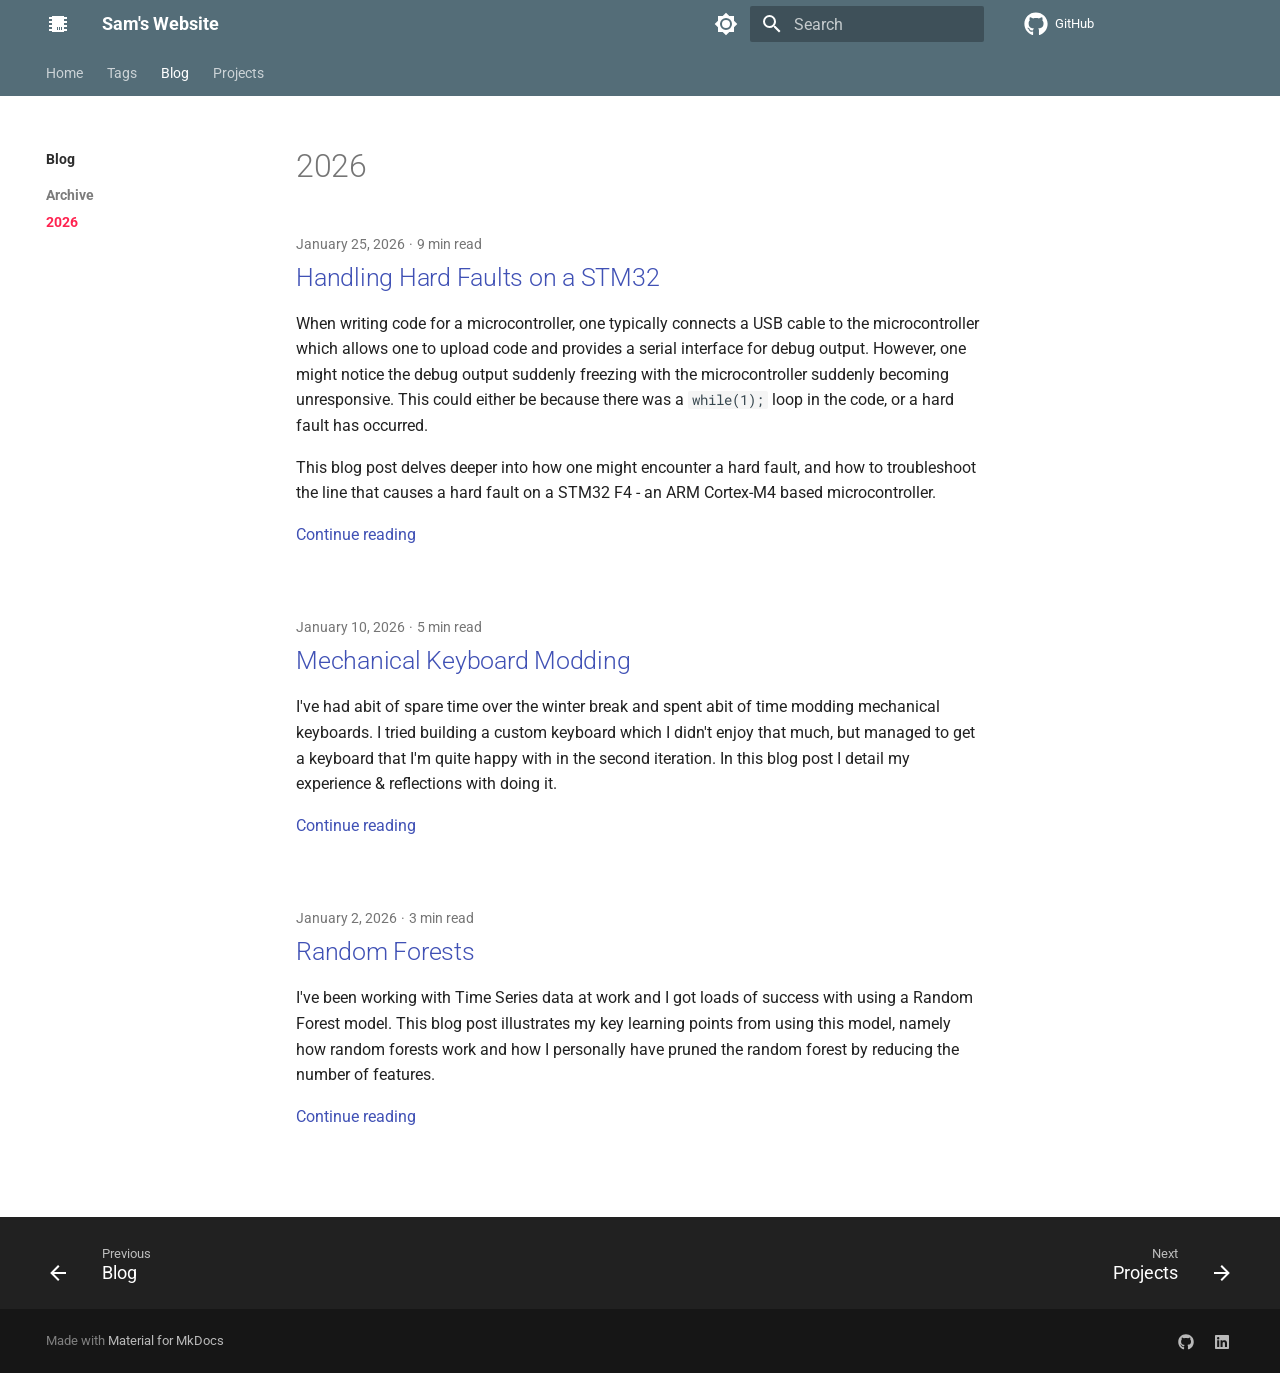
<file: blog/archive/2026/index.html>
<!DOCTYPE html><html lang="en" class="no-js"><head>
    
      <meta charset="utf-8">
      <meta name="viewport" content="width=device-width,initial-scale=1">
      
      
      
        <link rel="canonical" href="https://flamerten.github.io/website/blog/archive/2026/">
      
      
        <link rel="prev" href="../../">
      
      
        <link rel="next" href="../../../projects/">
      
      
        
      
      
      <link rel="icon" href="../../../assets/images/favicon.png">
      <meta name="generator" content="mkdocs-1.6.1, mkdocs-material-9.7.1">
    
    
      
        <title>2026 - Sam's Website</title>
      
    
    
      <link rel="stylesheet" href="../../../assets/stylesheets/main.484c7ddc.min.css">
      
        
        <link rel="stylesheet" href="../../../assets/stylesheets/palette.ab4e12ef.min.css">
      
      


    
    
      
    
    
      
        
        
        <link rel="preconnect" href="https://fonts.gstatic.com" crossorigin>
        <link rel="stylesheet" href="https://fonts.googleapis.com/css?family=Roboto:300,300i,400,400i,700,700i%7CRoboto+Mono:400,400i,700,700i&amp;display=fallback">
        <style>:root{--md-text-font:"Roboto";--md-code-font:"Roboto Mono"}</style>
      
    
    
      <link rel="stylesheet" href="../../../css/timeago.css">
    
      <link rel="stylesheet" href="../../../stylesheets/form.css">
    
      <link rel="stylesheet" href="../../../stylesheets/project.css">
    
      <link rel="stylesheet" href="../../../stylesheets/misc.css">
    
      <link rel="stylesheet" href="../../../assets/stylesheets/obsidian.min.css">
    
      <link rel="stylesheet" href="../../../assets/stylesheets/obsidian.min.css.map">
    
    <script>__md_scope=new URL("../../..",location),__md_hash=e=>[...e].reduce(((e,_)=>(e<<5)-e+_.charCodeAt(0)),0),__md_get=(e,_=localStorage,t=__md_scope)=>JSON.parse(_.getItem(t.pathname+"."+e)),__md_set=(e,_,t=localStorage,a=__md_scope)=>{try{t.setItem(a.pathname+"."+e,JSON.stringify(_))}catch(e){}}</script>
    
      
  


  
  

<script id="__analytics">function __md_analytics(){function e(){dataLayer.push(arguments)}window.dataLayer=window.dataLayer||[],e("js",new Date),e("config","G-2GD8459XC7"),document.addEventListener("DOMContentLoaded",(function(){document.forms.search&&document.forms.search.query.addEventListener("blur",(function(){this.value&&e("event","search",{search_term:this.value})}));document$.subscribe((function(){var t=document.forms.feedback;if(void 0!==t)for(var a of t.querySelectorAll("[type=submit]"))a.addEventListener("click",(function(a){a.preventDefault();var n=document.location.pathname,d=this.getAttribute("data-md-value");e("event","feedback",{page:n,data:d}),t.firstElementChild.disabled=!0;var r=t.querySelector(".md-feedback__note [data-md-value='"+d+"']");r&&(r.hidden=!1)})),t.hidden=!1})),location$.subscribe((function(t){e("config","G-2GD8459XC7",{page_path:t.pathname})}))}));var t=document.createElement("script");t.async=!0,t.src="https://www.googletagmanager.com/gtag/js?id=G-2GD8459XC7",document.getElementById("__analytics").insertAdjacentElement("afterEnd",t)}</script>
  
    <script>"undefined"!=typeof __md_analytics&&__md_analytics()</script>
  

    
    
  <link href="../../../assets/stylesheets/glightbox.min.css" rel="stylesheet"><script src="../../../assets/javascripts/glightbox.min.js"></script><style id="glightbox-style">
            html.glightbox-open { overflow: initial; height: 100%; }
            .gslide-title { margin-top: 0px; user-select: text; }
            .gslide-desc { color: #666; user-select: text; }
            .gslide-image img { background: white; }
            .gscrollbar-fixer { padding-right: 15px; }
            .gdesc-inner { font-size: 0.75rem; }
            body[data-md-color-scheme="slate"] .gdesc-inner { background: var(--md-default-bg-color); }
            body[data-md-color-scheme="slate"] .gslide-title { color: var(--md-default-fg-color); }
            body[data-md-color-scheme="slate"] .gslide-desc { color: var(--md-default-fg-color); }
        </style></head>
  
  
    
    
      
    
    
    
    
    <body dir="ltr" data-md-color-scheme="default" data-md-color-primary="blue-grey" data-md-color-accent="red">
  
    
    <input class="md-toggle" data-md-toggle="drawer" type="checkbox" id="__drawer" autocomplete="off">
    <input class="md-toggle" data-md-toggle="search" type="checkbox" id="__search" autocomplete="off">
    <label class="md-overlay" for="__drawer"></label>
    <div data-md-component="skip">
      
        
        <a href="#2026" class="md-skip">
          Skip to content
        </a>
      
    </div>
    <div data-md-component="announce">
      
    </div>
    
    
      

<header class="md-header" data-md-component="header">
  <nav class="md-header__inner md-grid" aria-label="Header">
    <a href="../../.." title="Sam's Website" class="md-header__button md-logo" aria-label="Sam's Website" data-md-component="logo">
      
  
  <svg xmlns="http://www.w3.org/2000/svg" viewBox="0 0 24 24"><path d="M6 4h12v1h3v2h-3v2h3v2h-3v2h3v2h-3v2h3v2h-3v1H6v-1H3v-2h3v-2H3v-2h3v-2H3V9h3V7H3V5h3zm5 11v3h1v-3zm2 0v3h1v-3zm2 0v3h1v-3z"></path></svg>

    </a>
    <label class="md-header__button md-icon" for="__drawer">
      
      <svg xmlns="http://www.w3.org/2000/svg" viewBox="0 0 24 24"><path d="M3 6h18v2H3zm0 5h18v2H3zm0 5h18v2H3z"></path></svg>
    </label>
    <div class="md-header__title" data-md-component="header-title">
      <div class="md-header__ellipsis">
        <div class="md-header__topic">
          <span class="md-ellipsis">
            Sam's Website
          </span>
        </div>
        <div class="md-header__topic" data-md-component="header-topic">
          <span class="md-ellipsis">
            
              2026
            
          </span>
        </div>
      </div>
    </div>
    
      
        <form class="md-header__option" data-md-component="palette">
  
    
    
    
    <input class="md-option" data-md-color-media="" data-md-color-scheme="default" data-md-color-primary="blue-grey" data-md-color-accent="red" aria-label="Switch to dark mode" type="radio" name="__palette" id="__palette_0">
    
      <label class="md-header__button md-icon" title="Switch to dark mode" for="__palette_1" hidden>
        <svg xmlns="http://www.w3.org/2000/svg" viewBox="0 0 24 24"><path d="M12 8a4 4 0 0 0-4 4 4 4 0 0 0 4 4 4 4 0 0 0 4-4 4 4 0 0 0-4-4m0 10a6 6 0 0 1-6-6 6 6 0 0 1 6-6 6 6 0 0 1 6 6 6 6 0 0 1-6 6m8-9.31V4h-4.69L12 .69 8.69 4H4v4.69L.69 12 4 15.31V20h4.69L12 23.31 15.31 20H20v-4.69L23.31 12z"></path></svg>
      </label>
    
  
    
    
    
    <input class="md-option" data-md-color-media="" data-md-color-scheme="slate" data-md-color-primary="blue-grey" data-md-color-accent="deep-orange" aria-label="Switch to light mode" type="radio" name="__palette" id="__palette_1">
    
      <label class="md-header__button md-icon" title="Switch to light mode" for="__palette_0" hidden>
        <svg xmlns="http://www.w3.org/2000/svg" viewBox="0 0 24 24"><path d="M12 18c-.89 0-1.74-.2-2.5-.55C11.56 16.5 13 14.42 13 12s-1.44-4.5-3.5-5.45C10.26 6.2 11.11 6 12 6a6 6 0 0 1 6 6 6 6 0 0 1-6 6m8-9.31V4h-4.69L12 .69 8.69 4H4v4.69L.69 12 4 15.31V20h4.69L12 23.31 15.31 20H20v-4.69L23.31 12z"></path></svg>
      </label>
    
  
</form>
      
    
    
      <script>var palette=__md_get("__palette");if(palette&&palette.color){if("(prefers-color-scheme)"===palette.color.media){var media=matchMedia("(prefers-color-scheme: light)"),input=document.querySelector(media.matches?"[data-md-color-media='(prefers-color-scheme: light)']":"[data-md-color-media='(prefers-color-scheme: dark)']");palette.color.media=input.getAttribute("data-md-color-media"),palette.color.scheme=input.getAttribute("data-md-color-scheme"),palette.color.primary=input.getAttribute("data-md-color-primary"),palette.color.accent=input.getAttribute("data-md-color-accent")}for(var[key,value]of Object.entries(palette.color))document.body.setAttribute("data-md-color-"+key,value)}</script>
    
    
    
      
      
        <label class="md-header__button md-icon" for="__search">
          
          <svg xmlns="http://www.w3.org/2000/svg" viewBox="0 0 24 24"><path d="M9.5 3A6.5 6.5 0 0 1 16 9.5c0 1.61-.59 3.09-1.56 4.23l.27.27h.79l5 5-1.5 1.5-5-5v-.79l-.27-.27A6.52 6.52 0 0 1 9.5 16 6.5 6.5 0 0 1 3 9.5 6.5 6.5 0 0 1 9.5 3m0 2C7 5 5 7 5 9.5S7 14 9.5 14 14 12 14 9.5 12 5 9.5 5"></path></svg>
        </label>
        <div class="md-search" data-md-component="search" role="dialog">
  <label class="md-search__overlay" for="__search"></label>
  <div class="md-search__inner" role="search">
    <form class="md-search__form" name="search">
      <input type="text" class="md-search__input" name="query" aria-label="Search" placeholder="Search" autocapitalize="off" autocorrect="off" autocomplete="off" spellcheck="false" data-md-component="search-query" required>
      <label class="md-search__icon md-icon" for="__search">
        
        <svg xmlns="http://www.w3.org/2000/svg" viewBox="0 0 24 24"><path d="M9.5 3A6.5 6.5 0 0 1 16 9.5c0 1.61-.59 3.09-1.56 4.23l.27.27h.79l5 5-1.5 1.5-5-5v-.79l-.27-.27A6.52 6.52 0 0 1 9.5 16 6.5 6.5 0 0 1 3 9.5 6.5 6.5 0 0 1 9.5 3m0 2C7 5 5 7 5 9.5S7 14 9.5 14 14 12 14 9.5 12 5 9.5 5"></path></svg>
        
        <svg xmlns="http://www.w3.org/2000/svg" viewBox="0 0 24 24"><path d="M20 11v2H8l5.5 5.5-1.42 1.42L4.16 12l7.92-7.92L13.5 5.5 8 11z"></path></svg>
      </label>
      <nav class="md-search__options" aria-label="Search">
        
        <button type="reset" class="md-search__icon md-icon" title="Clear" aria-label="Clear" tabindex="-1">
          
          <svg xmlns="http://www.w3.org/2000/svg" viewBox="0 0 24 24"><path d="M19 6.41 17.59 5 12 10.59 6.41 5 5 6.41 10.59 12 5 17.59 6.41 19 12 13.41 17.59 19 19 17.59 13.41 12z"></path></svg>
        </button>
      </nav>
      
    </form>
    <div class="md-search__output">
      <div class="md-search__scrollwrap" tabindex="0" data-md-scrollfix>
        <div class="md-search-result" data-md-component="search-result">
          <div class="md-search-result__meta">
            Initializing search
          </div>
          <ol class="md-search-result__list" role="presentation"></ol>
        </div>
      </div>
    </div>
  </div>
</div>
      
    
    
      <div class="md-header__source">
        <a href="https://github.com/flamerten" title="Go to repository" class="md-source" data-md-component="source">
  <div class="md-source__icon md-icon">
    
    <svg xmlns="http://www.w3.org/2000/svg" viewBox="0 0 512 512"><!--! Font Awesome Free 7.1.0 by @fontawesome - https://fontawesome.com License - https://fontawesome.com/license/free (Icons: CC BY 4.0, Fonts: SIL OFL 1.1, Code: MIT License) Copyright 2025 Fonticons, Inc.--><path d="M173.9 397.4c0 2-2.3 3.6-5.2 3.6-3.3.3-5.6-1.3-5.6-3.6 0-2 2.3-3.6 5.2-3.6 3-.3 5.6 1.3 5.6 3.6m-31.1-4.5c-.7 2 1.3 4.3 4.3 4.9 2.6 1 5.6 0 6.2-2s-1.3-4.3-4.3-5.2c-2.6-.7-5.5.3-6.2 2.3m44.2-1.7c-2.9.7-4.9 2.6-4.6 4.9.3 2 2.9 3.3 5.9 2.6 2.9-.7 4.9-2.6 4.6-4.6-.3-1.9-3-3.2-5.9-2.9M252.8 8C114.1 8 8 113.3 8 252c0 110.9 69.8 205.8 169.5 239.2 12.8 2.3 17.3-5.6 17.3-12.1 0-6.2-.3-40.4-.3-61.4 0 0-70 15-84.7-29.8 0 0-11.4-29.1-27.8-36.6 0 0-22.9-15.7 1.6-15.4 0 0 24.9 2 38.6 25.8 21.9 38.6 58.6 27.5 72.9 20.9 2.3-16 8.8-27.1 16-33.7-55.9-6.2-112.3-14.3-112.3-110.5 0-27.5 7.6-41.3 23.6-58.9-2.6-6.5-11.1-33.3 2.6-67.9 20.9-6.5 69 27 69 27 20-5.6 41.5-8.5 62.8-8.5s42.8 2.9 62.8 8.5c0 0 48.1-33.6 69-27 13.7 34.7 5.2 61.4 2.6 67.9 16 17.7 25.8 31.5 25.8 58.9 0 96.5-58.9 104.2-114.8 110.5 9.2 7.9 17 22.9 17 46.4 0 33.7-.3 75.4-.3 83.6 0 6.5 4.6 14.4 17.3 12.1C436.2 457.8 504 362.9 504 252 504 113.3 391.5 8 252.8 8M105.2 352.9c-1.3 1-1 3.3.7 5.2 1.6 1.6 3.9 2.3 5.2 1 1.3-1 1-3.3-.7-5.2-1.6-1.6-3.9-2.3-5.2-1m-10.8-8.1c-.7 1.3.3 2.9 2.3 3.9 1.6 1 3.6.7 4.3-.7.7-1.3-.3-2.9-2.3-3.9-2-.6-3.6-.3-4.3.7m32.4 35.6c-1.6 1.3-1 4.3 1.3 6.2 2.3 2.3 5.2 2.6 6.5 1 1.3-1.3.7-4.3-1.3-6.2-2.2-2.3-5.2-2.6-6.5-1m-11.4-14.7c-1.6 1-1.6 3.6 0 5.9s4.3 3.3 5.6 2.3c1.6-1.3 1.6-3.9 0-6.2-1.4-2.3-4-3.3-5.6-2"></path></svg>
  </div>
  <div class="md-source__repository">
    GitHub
  </div>
</a>
      </div>
    
  </nav>
  
</header>
    
    <div class="md-container" data-md-component="container">
      
      
        
          
            
<nav class="md-tabs" aria-label="Tabs" data-md-component="tabs">
  <div class="md-grid">
    <ul class="md-tabs__list">
      
        
  
  
  
  
    <li class="md-tabs__item">
      <a href="../../.." class="md-tabs__link">
        
  
  
    
  
  Home

      </a>
    </li>
  

      
        
  
  
  
  
    <li class="md-tabs__item">
      <a href="../../../tags/" class="md-tabs__link">
        
  
  
    
  
  Tags

      </a>
    </li>
  

      
        
  
  
  
    
  
  
    
    
      <li class="md-tabs__item md-tabs__item--active">
        <a href="../../" class="md-tabs__link">
          
  
  
    
  
  Blog

        </a>
      </li>
    
  

      
        
  
  
  
  
    
    
      <li class="md-tabs__item">
        <a href="../../../projects/" class="md-tabs__link">
          
  
  
    
  
  Projects

        </a>
      </li>
    
  

      
    </ul>
  </div>
</nav>
          
        
      
      <main class="md-main" data-md-component="main">
        <div class="md-main__inner md-grid">
          
            
              
              <div class="md-sidebar md-sidebar--primary" data-md-component="sidebar" data-md-type="navigation">
                <div class="md-sidebar__scrollwrap">
                  <div class="md-sidebar__inner">
                    


  


<nav class="md-nav md-nav--primary md-nav--lifted" aria-label="Navigation" data-md-level="0">
  <label class="md-nav__title" for="__drawer">
    <a href="../../.." title="Sam's Website" class="md-nav__button md-logo" aria-label="Sam's Website" data-md-component="logo">
      
  
  <svg xmlns="http://www.w3.org/2000/svg" viewBox="0 0 24 24"><path d="M6 4h12v1h3v2h-3v2h3v2h-3v2h3v2h-3v2h3v2h-3v1H6v-1H3v-2h3v-2H3v-2h3v-2H3V9h3V7H3V5h3zm5 11v3h1v-3zm2 0v3h1v-3zm2 0v3h1v-3z"></path></svg>

    </a>
    Sam's Website
  </label>
  
    <div class="md-nav__source">
      <a href="https://github.com/flamerten" title="Go to repository" class="md-source" data-md-component="source">
  <div class="md-source__icon md-icon">
    
    <svg xmlns="http://www.w3.org/2000/svg" viewBox="0 0 512 512"><!--! Font Awesome Free 7.1.0 by @fontawesome - https://fontawesome.com License - https://fontawesome.com/license/free (Icons: CC BY 4.0, Fonts: SIL OFL 1.1, Code: MIT License) Copyright 2025 Fonticons, Inc.--><path d="M173.9 397.4c0 2-2.3 3.6-5.2 3.6-3.3.3-5.6-1.3-5.6-3.6 0-2 2.3-3.6 5.2-3.6 3-.3 5.6 1.3 5.6 3.6m-31.1-4.5c-.7 2 1.3 4.3 4.3 4.9 2.6 1 5.6 0 6.2-2s-1.3-4.3-4.3-5.2c-2.6-.7-5.5.3-6.2 2.3m44.2-1.7c-2.9.7-4.9 2.6-4.6 4.9.3 2 2.9 3.3 5.9 2.6 2.9-.7 4.9-2.6 4.6-4.6-.3-1.9-3-3.2-5.9-2.9M252.8 8C114.1 8 8 113.3 8 252c0 110.9 69.8 205.8 169.5 239.2 12.8 2.3 17.3-5.6 17.3-12.1 0-6.2-.3-40.4-.3-61.4 0 0-70 15-84.7-29.8 0 0-11.4-29.1-27.8-36.6 0 0-22.9-15.7 1.6-15.4 0 0 24.9 2 38.6 25.8 21.9 38.6 58.6 27.5 72.9 20.9 2.3-16 8.8-27.1 16-33.7-55.9-6.2-112.3-14.3-112.3-110.5 0-27.5 7.6-41.3 23.6-58.9-2.6-6.5-11.1-33.3 2.6-67.9 20.9-6.5 69 27 69 27 20-5.6 41.5-8.5 62.8-8.5s42.8 2.9 62.8 8.5c0 0 48.1-33.6 69-27 13.7 34.7 5.2 61.4 2.6 67.9 16 17.7 25.8 31.5 25.8 58.9 0 96.5-58.9 104.2-114.8 110.5 9.2 7.9 17 22.9 17 46.4 0 33.7-.3 75.4-.3 83.6 0 6.5 4.6 14.4 17.3 12.1C436.2 457.8 504 362.9 504 252 504 113.3 391.5 8 252.8 8M105.2 352.9c-1.3 1-1 3.3.7 5.2 1.6 1.6 3.9 2.3 5.2 1 1.3-1 1-3.3-.7-5.2-1.6-1.6-3.9-2.3-5.2-1m-10.8-8.1c-.7 1.3.3 2.9 2.3 3.9 1.6 1 3.6.7 4.3-.7.7-1.3-.3-2.9-2.3-3.9-2-.6-3.6-.3-4.3.7m32.4 35.6c-1.6 1.3-1 4.3 1.3 6.2 2.3 2.3 5.2 2.6 6.5 1 1.3-1.3.7-4.3-1.3-6.2-2.2-2.3-5.2-2.6-6.5-1m-11.4-14.7c-1.6 1-1.6 3.6 0 5.9s4.3 3.3 5.6 2.3c1.6-1.3 1.6-3.9 0-6.2-1.4-2.3-4-3.3-5.6-2"></path></svg>
  </div>
  <div class="md-source__repository">
    GitHub
  </div>
</a>
    </div>
  
  <ul class="md-nav__list" data-md-scrollfix>
    
      
      
  
  
  
  
    <li class="md-nav__item">
      <a href="../../.." class="md-nav__link">
        
  
  
  <span class="md-ellipsis">
    
  
    Home
  

    
  </span>
  
  

      </a>
    </li>
  

    
      
      
  
  
  
  
    <li class="md-nav__item">
      <a href="../../../tags/" class="md-nav__link">
        
  
  
  <span class="md-ellipsis">
    
  
    Tags
  

    
  </span>
  
  

      </a>
    </li>
  

    
      
      
  
  
    
  
  
  
    
    
      
        
          
        
      
        
      
    
    
    
      
        
        
      
      
        
      
    
    
    <li class="md-nav__item md-nav__item--active md-nav__item--section md-nav__item--nested">
      
        
        
        <input class="md-nav__toggle md-toggle " type="checkbox" id="__nav_3" checked>
        
          
          <div class="md-nav__link md-nav__container">
            <a href="../../" class="md-nav__link ">
              
  
  
  <span class="md-ellipsis">
    
  
    Blog
  

    
  </span>
  
  

            </a>
            
              
              <label class="md-nav__link " for="__nav_3" id="__nav_3_label" tabindex="">
                <span class="md-nav__icon md-icon"></span>
              </label>
            
          </div>
        
        <nav class="md-nav" data-md-level="1" aria-labelledby="__nav_3_label" aria-expanded="true">
          <label class="md-nav__title" for="__nav_3">
            <span class="md-nav__icon md-icon"></span>
            
  
    Blog
  

          </label>
          <ul class="md-nav__list" data-md-scrollfix>
            
              
            
              
                
  
  
    
  
  
  
    
    
      
        
      
    
    
    
      
      
        
          
          
        
      
    
    
    <li class="md-nav__item md-nav__item--active md-nav__item--section md-nav__item--nested">
      
        
        
        <input class="md-nav__toggle md-toggle " type="checkbox" id="__nav_3_2" checked>
        
          
          <label class="md-nav__link" for="__nav_3_2" id="__nav_3_2_label" tabindex="">
            
  
  
  <span class="md-ellipsis">
    
  
    Archive
  

    
  </span>
  
  

            <span class="md-nav__icon md-icon"></span>
          </label>
        
        <nav class="md-nav" data-md-level="2" aria-labelledby="__nav_3_2_label" aria-expanded="true">
          <label class="md-nav__title" for="__nav_3_2">
            <span class="md-nav__icon md-icon"></span>
            
  
    Archive
  

          </label>
          <ul class="md-nav__list" data-md-scrollfix>
            
              
                
  
  
    
  
  
    
      
    
  
  
    <li class="md-nav__item md-nav__item--active">
      
      <input class="md-nav__toggle md-toggle" type="checkbox" id="__toc">
      
      
        
      
      
      <a href="./" class="md-nav__link md-nav__link--active">
        
  
  
  <span class="md-ellipsis">
    
  
    2026
  

    
  </span>
  
  

      </a>
      
    </li>
  

              
            
          </ul>
        </nav>
      
    </li>
  

              
            
          </ul>
        </nav>
      
    </li>
  

    
      
      
  
  
  
  
    
    
      
        
          
        
      
        
      
        
      
        
      
    
    
    
      
      
        
      
    
    
    <li class="md-nav__item md-nav__item--nested">
      
        
        
          
        
        <input class="md-nav__toggle md-toggle md-toggle--indeterminate" type="checkbox" id="__nav_4">
        
          
          <div class="md-nav__link md-nav__container">
            <a href="../../../projects/" class="md-nav__link ">
              
  
  
  <span class="md-ellipsis">
    
  
    Projects
  

    
  </span>
  
  

            </a>
            
              
              <label class="md-nav__link " for="__nav_4" id="__nav_4_label" tabindex="0">
                <span class="md-nav__icon md-icon"></span>
              </label>
            
          </div>
        
        <nav class="md-nav" data-md-level="1" aria-labelledby="__nav_4_label" aria-expanded="false">
          <label class="md-nav__title" for="__nav_4">
            <span class="md-nav__icon md-icon"></span>
            
  
    Projects
  

          </label>
          <ul class="md-nav__list" data-md-scrollfix>
            
              
            
              
                
  
  
  
  
    
    
      
        
      
        
      
    
    
    
      
      
        
      
    
    
    <li class="md-nav__item md-nav__item--nested">
      
        
        
          
        
        <input class="md-nav__toggle md-toggle md-toggle--indeterminate" type="checkbox" id="__nav_4_2">
        
          
          <label class="md-nav__link" for="__nav_4_2" id="__nav_4_2_label" tabindex="0">
            
  
  
  <span class="md-ellipsis">
    
  
    Hardware
  

    
  </span>
  
  

            <span class="md-nav__icon md-icon"></span>
          </label>
        
        <nav class="md-nav" data-md-level="2" aria-labelledby="__nav_4_2_label" aria-expanded="false">
          <label class="md-nav__title" for="__nav_4_2">
            <span class="md-nav__icon md-icon"></span>
            
  
    Hardware
  

          </label>
          <ul class="md-nav__list" data-md-scrollfix>
            
              
                
  
  
  
  
    <li class="md-nav__item">
      <a href="../../../projects/hardware/arduino-string-obfuscator/" class="md-nav__link">
        
  
  
  <span class="md-ellipsis">
    
  
    Arduino String Obfuscator
  

    
  </span>
  
  

      </a>
    </li>
  

              
            
              
                
  
  
  
  
    <li class="md-nav__item">
      <a href="../../../projects/hardware/fpga-greyscale-decimator/" class="md-nav__link">
        
  
  
  <span class="md-ellipsis">
    
  
    FPGA Greyscale Decimator
  

    
  </span>
  
  

      </a>
    </li>
  

              
            
          </ul>
        </nav>
      
    </li>
  

              
            
              
                
  
  
  
  
    
    
      
        
      
    
    
    
      
      
        
      
    
    
    <li class="md-nav__item md-nav__item--nested">
      
        
        
          
        
        <input class="md-nav__toggle md-toggle md-toggle--indeterminate" type="checkbox" id="__nav_4_3">
        
          
          <label class="md-nav__link" for="__nav_4_3" id="__nav_4_3_label" tabindex="0">
            
  
  
  <span class="md-ellipsis">
    
  
    Hobbies
  

    
  </span>
  
  

            <span class="md-nav__icon md-icon"></span>
          </label>
        
        <nav class="md-nav" data-md-level="2" aria-labelledby="__nav_4_3_label" aria-expanded="false">
          <label class="md-nav__title" for="__nav_4_3">
            <span class="md-nav__icon md-icon"></span>
            
  
    Hobbies
  

          </label>
          <ul class="md-nav__list" data-md-scrollfix>
            
              
                
  
  
  
  
    <li class="md-nav__item">
      <a href="../../../projects/hobbies/embedded-systems-app-notes/" class="md-nav__link">
        
  
  
  <span class="md-ellipsis">
    
  
    Embedded Systems Application Notes
  

    
  </span>
  
  

      </a>
    </li>
  

              
            
          </ul>
        </nav>
      
    </li>
  

              
            
              
                
  
  
  
  
    
    
      
        
      
    
    
    
      
      
        
      
    
    
    <li class="md-nav__item md-nav__item--nested">
      
        
        
          
        
        <input class="md-nav__toggle md-toggle md-toggle--indeterminate" type="checkbox" id="__nav_4_4">
        
          
          <label class="md-nav__link" for="__nav_4_4" id="__nav_4_4_label" tabindex="0">
            
  
  
  <span class="md-ellipsis">
    
  
    Software
  

    
  </span>
  
  

            <span class="md-nav__icon md-icon"></span>
          </label>
        
        <nav class="md-nav" data-md-level="2" aria-labelledby="__nav_4_4_label" aria-expanded="false">
          <label class="md-nav__title" for="__nav_4_4">
            <span class="md-nav__icon md-icon"></span>
            
  
    Software
  

          </label>
          <ul class="md-nav__list" data-md-scrollfix>
            
              
                
  
  
  
  
    <li class="md-nav__item">
      <a href="../../../projects/software/work-injury-feetme/" class="md-nav__link">
        
  
  
  <span class="md-ellipsis">
    
  
    Work Injury Detection with FeetMe
  

    
  </span>
  
  

      </a>
    </li>
  

              
            
          </ul>
        </nav>
      
    </li>
  

              
            
          </ul>
        </nav>
      
    </li>
  

    
  </ul>
</nav>
                  </div>
                </div>
              </div>
            
            
              
              <div class="md-sidebar md-sidebar--secondary" data-md-component="sidebar" data-md-type="toc">
                <div class="md-sidebar__scrollwrap">
                  <div class="md-sidebar__inner">
                    

<nav class="md-nav md-nav--secondary" aria-label="Table of contents">
  
  
  
    
  
  
</nav>
                  </div>
                </div>
              </div>
            
          
          
  <div class="md-content" data-md-component="content">
    <div class="md-content__inner">
      <header class="md-typeset">
        <h1 id="2026">2026</h1>
      </header>
      
        <article class="md-post md-post--excerpt">
  <header class="md-post__header">
    
    <div class="md-post__meta md-meta">
      <ul class="md-meta__list">
        <li class="md-meta__item">
          <time datetime="2026-01-25 00:00:00+00:00">January 25, 2026</time></li>
        
        
          
          <li class="md-meta__item">
            
              9 min read
            
          </li>
        
        
      </ul>
      
    </div>
  </header>
  <div class="md-post__content md-typeset">
    <h2 id="handling-hard-faults-on-a-stm32"><a class="toclink" href="../../2026/01/25/handling-hard-faults-on-a-stm32/">Handling Hard Faults on a STM32</a></h2>
<p>When writing code for a microcontroller, one typically connects a USB cable to the microcontroller which allows one to upload code and provides a serial interface for debug output. However, one might notice the debug output suddenly freezing with the microcontroller suddenly becoming unresponsive. This could either be  because there was a <code>while(1);</code> loop in the code, or a hard fault has occurred.  </p>
<p>This blog post delves deeper into how one might encounter a hard fault, and how to troubleshoot the line that causes a hard fault on a STM32 F4 - an ARM Cortex-M4 based microcontroller.</p>

    
      <nav class="md-post__action">
        <a href="../../2026/01/25/handling-hard-faults-on-a-stm32/">
          Continue reading
        </a>
      </nav>
    
    
  </div>
</article>
      
        <article class="md-post md-post--excerpt">
  <header class="md-post__header">
    
    <div class="md-post__meta md-meta">
      <ul class="md-meta__list">
        <li class="md-meta__item">
          <time datetime="2026-01-10 00:00:00+00:00">January 10, 2026</time></li>
        
        
          
          <li class="md-meta__item">
            
              5 min read
            
          </li>
        
        
      </ul>
      
    </div>
  </header>
  <div class="md-post__content md-typeset">
    <h2 id="mechanical-keyboard-modding"><a class="toclink" href="../../2026/01/10/mechanical-keyboard-modding/">Mechanical Keyboard Modding</a></h2>
<p>I've had abit of spare time over the winter break and spent abit of time modding mechanical keyboards. I tried building a custom keyboard which I didn't enjoy that much, but managed to get a keyboard that I'm quite happy with in the second iteration. In this blog post I detail my experience &amp; reflections with doing it.</p>

    
      <nav class="md-post__action">
        <a href="../../2026/01/10/mechanical-keyboard-modding/">
          Continue reading
        </a>
      </nav>
    
    
  </div>
</article>
      
        <article class="md-post md-post--excerpt">
  <header class="md-post__header">
    
    <div class="md-post__meta md-meta">
      <ul class="md-meta__list">
        <li class="md-meta__item">
          <time datetime="2026-01-02 00:00:00+00:00">January 2, 2026</time></li>
        
        
          
          <li class="md-meta__item">
            
              3 min read
            
          </li>
        
        
      </ul>
      
    </div>
  </header>
  <div class="md-post__content md-typeset">
    <h2 id="random-forests"><a class="toclink" href="../../2026/01/02/random-forests/">Random Forests</a></h2>
<p>I've been working with Time Series data at work and I got loads of success with using a Random Forest model. This blog post illustrates my key learning points from using this model, namely how random forests work and how I personally have pruned the random forest by reducing the number of features.</p>

    
      <nav class="md-post__action">
        <a href="../../2026/01/02/random-forests/">
          Continue reading
        </a>
      </nav>
    
    
  </div>
</article>
      
      
        
          



<nav class="md-pagination">
  
</nav>
        
      
    </div>
  </div>

          
<script>var target=document.getElementById(location.hash.slice(1));target&&target.name&&(target.checked=target.name.startsWith("__tabbed_"))</script>
        </div>
        
          <button type="button" class="md-top md-icon" data-md-component="top" hidden>
  
  <svg xmlns="http://www.w3.org/2000/svg" viewBox="0 0 24 24"><path d="M13 20h-2V8l-5.5 5.5-1.42-1.42L12 4.16l7.92 7.92-1.42 1.42L13 8z"></path></svg>
  Back to top
</button>
        
      </main>
      
        <footer class="md-footer">
  
    
      
      <nav class="md-footer__inner md-grid" aria-label="Footer">
        
          
          <a href="../../" class="md-footer__link md-footer__link--prev" aria-label="Previous: Blog">
            <div class="md-footer__button md-icon">
              
              <svg xmlns="http://www.w3.org/2000/svg" viewBox="0 0 24 24"><path d="M20 11v2H8l5.5 5.5-1.42 1.42L4.16 12l7.92-7.92L13.5 5.5 8 11z"></path></svg>
            </div>
            <div class="md-footer__title">
              <span class="md-footer__direction">
                Previous
              </span>
              <div class="md-ellipsis">
                Blog
              </div>
            </div>
          </a>
        
        
          
          <a href="../../../projects/" class="md-footer__link md-footer__link--next" aria-label="Next: Projects">
            <div class="md-footer__title">
              <span class="md-footer__direction">
                Next
              </span>
              <div class="md-ellipsis">
                Projects
              </div>
            </div>
            <div class="md-footer__button md-icon">
              
              <svg xmlns="http://www.w3.org/2000/svg" viewBox="0 0 24 24"><path d="M4 11v2h12l-5.5 5.5 1.42 1.42L19.84 12l-7.92-7.92L10.5 5.5 16 11z"></path></svg>
            </div>
          </a>
        
      </nav>
    
  
  <div class="md-footer-meta md-typeset">
    <div class="md-footer-meta__inner md-grid">
      <div class="md-copyright">
  
  
    Made with
    <a href="https://squidfunk.github.io/mkdocs-material/" target="_blank" rel="noopener">
      Material for MkDocs
    </a>
  
</div>
      
        
<div class="md-social">
  
    
    
    
    
      
      
    
    <a href="https://github.com/flamerten" target="_blank" rel="noopener" title="github.com" class="md-social__link">
      <svg xmlns="http://www.w3.org/2000/svg" viewBox="0 0 512 512"><!--! Font Awesome Free 7.1.0 by @fontawesome - https://fontawesome.com License - https://fontawesome.com/license/free (Icons: CC BY 4.0, Fonts: SIL OFL 1.1, Code: MIT License) Copyright 2025 Fonticons, Inc.--><path d="M173.9 397.4c0 2-2.3 3.6-5.2 3.6-3.3.3-5.6-1.3-5.6-3.6 0-2 2.3-3.6 5.2-3.6 3-.3 5.6 1.3 5.6 3.6m-31.1-4.5c-.7 2 1.3 4.3 4.3 4.9 2.6 1 5.6 0 6.2-2s-1.3-4.3-4.3-5.2c-2.6-.7-5.5.3-6.2 2.3m44.2-1.7c-2.9.7-4.9 2.6-4.6 4.9.3 2 2.9 3.3 5.9 2.6 2.9-.7 4.9-2.6 4.6-4.6-.3-1.9-3-3.2-5.9-2.9M252.8 8C114.1 8 8 113.3 8 252c0 110.9 69.8 205.8 169.5 239.2 12.8 2.3 17.3-5.6 17.3-12.1 0-6.2-.3-40.4-.3-61.4 0 0-70 15-84.7-29.8 0 0-11.4-29.1-27.8-36.6 0 0-22.9-15.7 1.6-15.4 0 0 24.9 2 38.6 25.8 21.9 38.6 58.6 27.5 72.9 20.9 2.3-16 8.8-27.1 16-33.7-55.9-6.2-112.3-14.3-112.3-110.5 0-27.5 7.6-41.3 23.6-58.9-2.6-6.5-11.1-33.3 2.6-67.9 20.9-6.5 69 27 69 27 20-5.6 41.5-8.5 62.8-8.5s42.8 2.9 62.8 8.5c0 0 48.1-33.6 69-27 13.7 34.7 5.2 61.4 2.6 67.9 16 17.7 25.8 31.5 25.8 58.9 0 96.5-58.9 104.2-114.8 110.5 9.2 7.9 17 22.9 17 46.4 0 33.7-.3 75.4-.3 83.6 0 6.5 4.6 14.4 17.3 12.1C436.2 457.8 504 362.9 504 252 504 113.3 391.5 8 252.8 8M105.2 352.9c-1.3 1-1 3.3.7 5.2 1.6 1.6 3.9 2.3 5.2 1 1.3-1 1-3.3-.7-5.2-1.6-1.6-3.9-2.3-5.2-1m-10.8-8.1c-.7 1.3.3 2.9 2.3 3.9 1.6 1 3.6.7 4.3-.7.7-1.3-.3-2.9-2.3-3.9-2-.6-3.6-.3-4.3.7m32.4 35.6c-1.6 1.3-1 4.3 1.3 6.2 2.3 2.3 5.2 2.6 6.5 1 1.3-1.3.7-4.3-1.3-6.2-2.2-2.3-5.2-2.6-6.5-1m-11.4-14.7c-1.6 1-1.6 3.6 0 5.9s4.3 3.3 5.6 2.3c1.6-1.3 1.6-3.9 0-6.2-1.4-2.3-4-3.3-5.6-2"></path></svg>
    </a>
  
    
    
    
    
      
      
    
    <a href="https://www.linkedin.com/in/samuelyow/" target="_blank" rel="noopener" title="www.linkedin.com" class="md-social__link">
      <svg xmlns="http://www.w3.org/2000/svg" viewBox="0 0 448 512"><!--! Font Awesome Free 7.1.0 by @fontawesome - https://fontawesome.com License - https://fontawesome.com/license/free (Icons: CC BY 4.0, Fonts: SIL OFL 1.1, Code: MIT License) Copyright 2025 Fonticons, Inc.--><path d="M416 32H31.9C14.3 32 0 46.5 0 64.3v383.4C0 465.5 14.3 480 31.9 480H416c17.6 0 32-14.5 32-32.3V64.3c0-17.8-14.4-32.3-32-32.3M135.4 416H69V202.2h66.5V416zM102.2 96a38.5 38.5 0 1 1 0 77 38.5 38.5 0 1 1 0-77m282.1 320h-66.4V312c0-24.8-.5-56.7-34.5-56.7-34.6 0-39.9 27-39.9 54.9V416h-66.4V202.2h63.7v29.2h.9c8.9-16.8 30.6-34.5 62.9-34.5 67.2 0 79.7 44.3 79.7 101.9z"></path></svg>
    </a>
  
</div>
      
    </div>
  </div>
</footer>
      
    </div>
    <div class="md-dialog" data-md-component="dialog">
      <div class="md-dialog__inner md-typeset"></div>
    </div>
    
    
    
      
      
      <script id="__config" type="application/json">{"annotate": null, "base": "../../..", "features": ["navigation.tabs", "navigation.top", "navigation.indexes", "navigation.sections", "navigation.tracking", "navigation.footer", "navigation.expand", "content.code.copy", "content.code.annotate", "toc.follow"], "search": "../../../assets/javascripts/workers/search.2c215733.min.js", "tags": null, "translations": {"clipboard.copied": "Copied to clipboard", "clipboard.copy": "Copy to clipboard", "search.result.more.one": "1 more on this page", "search.result.more.other": "# more on this page", "search.result.none": "No matching documents", "search.result.one": "1 matching document", "search.result.other": "# matching documents", "search.result.placeholder": "Type to start searching", "search.result.term.missing": "Missing", "select.version": "Select version"}, "version": null}</script>
    
    
      <script src="../../../assets/javascripts/bundle.79ae519e.min.js"></script>
      
        <script src="../../../js/timeago.min.js"></script>
      
        <script src="../../../js/timeago_mkdocs_material.js"></script>
      
    
  
<script id="init-glightbox">const lightbox = GLightbox({"touchNavigation": true, "loop": false, "zoomable": true, "draggable": true, "openEffect": "zoom", "closeEffect": "zoom", "slideEffect": "slide"});
document$.subscribe(()=>{ lightbox.reload(); });
</script></body></html>
</file>
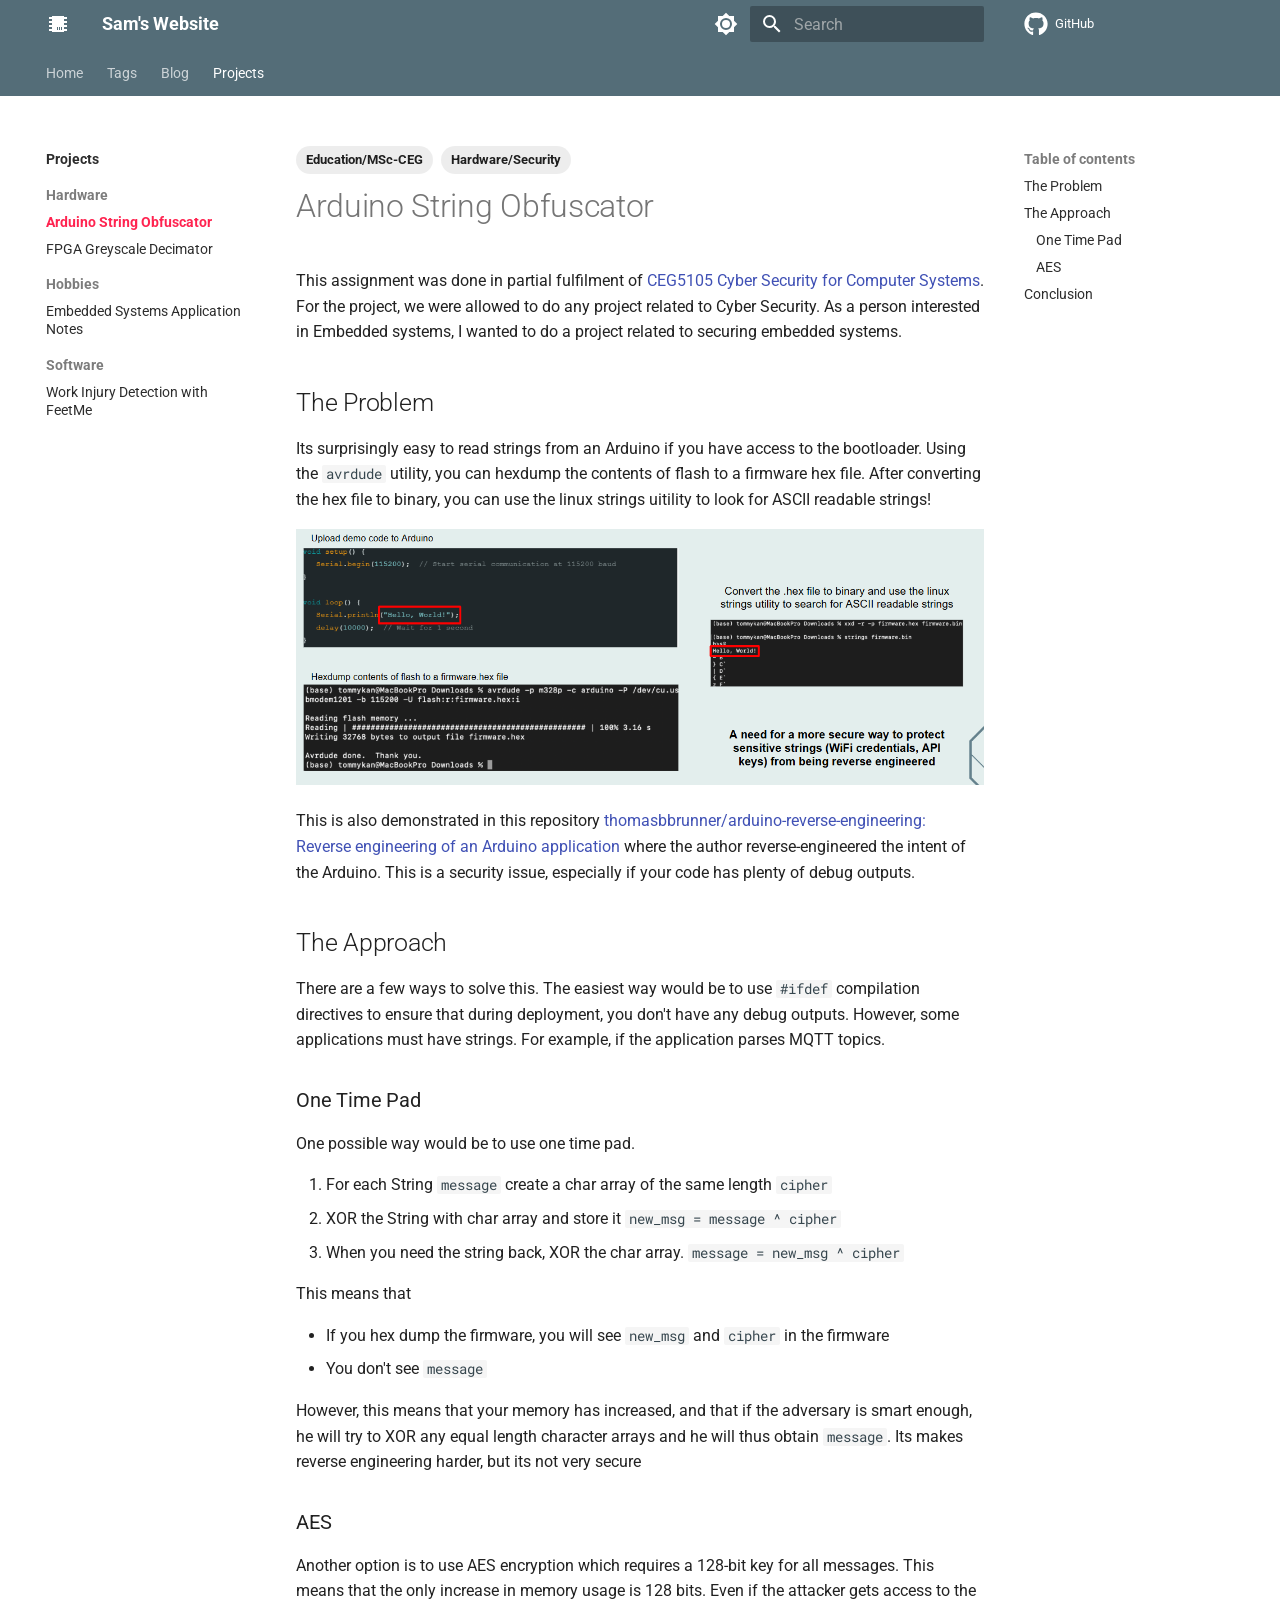
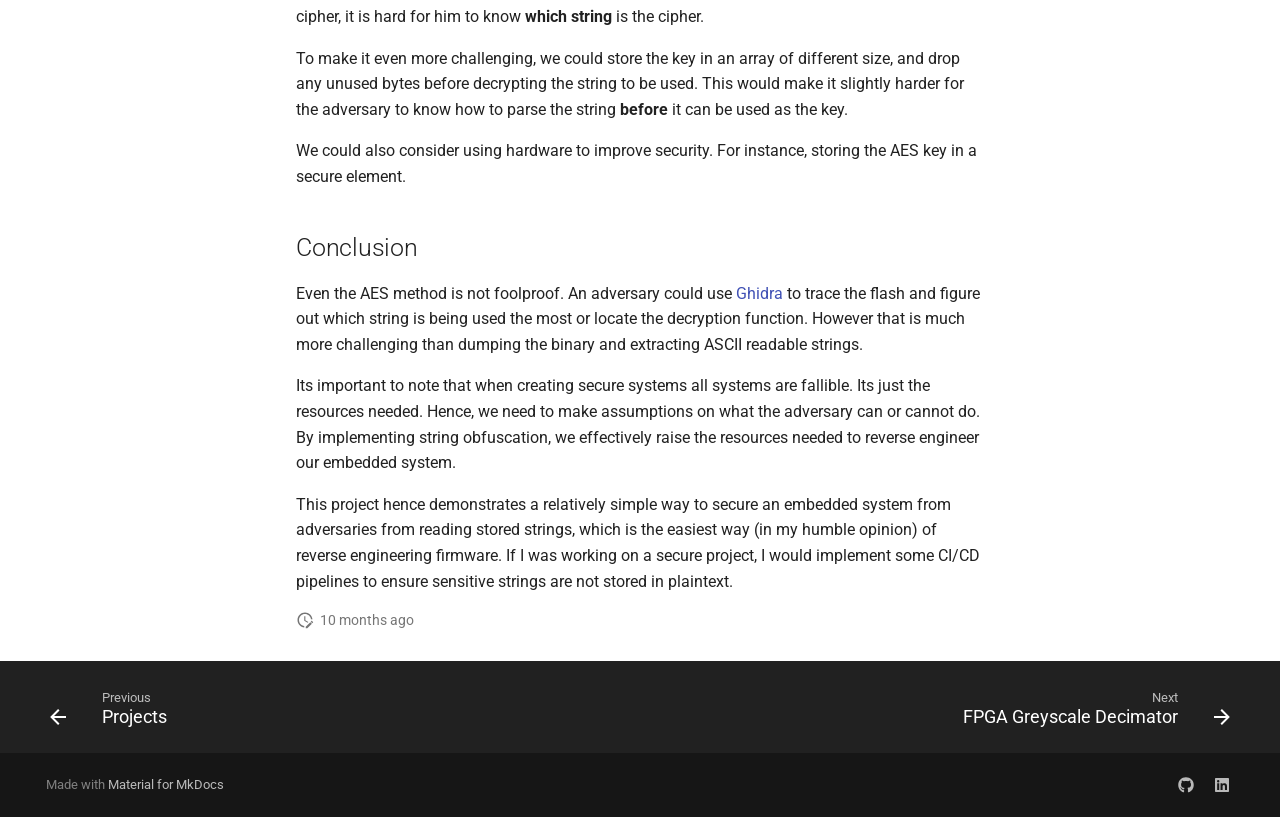
<file: projects/hardware/arduino-string-obfuscator/index.html>
<!DOCTYPE html><html lang="en" class="no-js"><head>
    
      <meta charset="utf-8">
      <meta name="viewport" content="width=device-width,initial-scale=1">
      
        <meta name="description" content="Scripts for obfuscating strings in Arduino .ino files">
      
      
      
        <link rel="canonical" href="https://flamerten.github.io/website/projects/hardware/arduino-string-obfuscator/">
      
      
        <link rel="prev" href="../../">
      
      
        <link rel="next" href="../fpga-greyscale-decimator/">
      
      
        
      
      
      <link rel="icon" href="../../../assets/images/favicon.png">
      <meta name="generator" content="mkdocs-1.6.1, mkdocs-material-9.7.1">
    
    
      
        <title>Arduino String Obfuscator - Sam's Website</title>
      
    
    
      <link rel="stylesheet" href="../../../assets/stylesheets/main.484c7ddc.min.css">
      
        
        <link rel="stylesheet" href="../../../assets/stylesheets/palette.ab4e12ef.min.css">
      
      


    
    
      
    
    
      
        
        
        <link rel="preconnect" href="https://fonts.gstatic.com" crossorigin>
        <link rel="stylesheet" href="https://fonts.googleapis.com/css?family=Roboto:300,300i,400,400i,700,700i%7CRoboto+Mono:400,400i,700,700i&amp;display=fallback">
        <style>:root{--md-text-font:"Roboto";--md-code-font:"Roboto Mono"}</style>
      
    
    
      <link rel="stylesheet" href="../../../css/timeago.css">
    
      <link rel="stylesheet" href="../../../stylesheets/form.css">
    
      <link rel="stylesheet" href="../../../stylesheets/project.css">
    
      <link rel="stylesheet" href="../../../stylesheets/misc.css">
    
      <link rel="stylesheet" href="../../../assets/stylesheets/obsidian.min.css">
    
      <link rel="stylesheet" href="../../../assets/stylesheets/obsidian.min.css.map">
    
    <script>__md_scope=new URL("../../..",location),__md_hash=e=>[...e].reduce(((e,_)=>(e<<5)-e+_.charCodeAt(0)),0),__md_get=(e,_=localStorage,t=__md_scope)=>JSON.parse(_.getItem(t.pathname+"."+e)),__md_set=(e,_,t=localStorage,a=__md_scope)=>{try{t.setItem(a.pathname+"."+e,JSON.stringify(_))}catch(e){}}</script>
    
      
  


  
  

<script id="__analytics">function __md_analytics(){function e(){dataLayer.push(arguments)}window.dataLayer=window.dataLayer||[],e("js",new Date),e("config","G-2GD8459XC7"),document.addEventListener("DOMContentLoaded",(function(){document.forms.search&&document.forms.search.query.addEventListener("blur",(function(){this.value&&e("event","search",{search_term:this.value})}));document$.subscribe((function(){var t=document.forms.feedback;if(void 0!==t)for(var a of t.querySelectorAll("[type=submit]"))a.addEventListener("click",(function(a){a.preventDefault();var n=document.location.pathname,d=this.getAttribute("data-md-value");e("event","feedback",{page:n,data:d}),t.firstElementChild.disabled=!0;var r=t.querySelector(".md-feedback__note [data-md-value='"+d+"']");r&&(r.hidden=!1)})),t.hidden=!1})),location$.subscribe((function(t){e("config","G-2GD8459XC7",{page_path:t.pathname})}))}));var t=document.createElement("script");t.async=!0,t.src="https://www.googletagmanager.com/gtag/js?id=G-2GD8459XC7",document.getElementById("__analytics").insertAdjacentElement("afterEnd",t)}</script>
  
    <script>"undefined"!=typeof __md_analytics&&__md_analytics()</script>
  

    
    
  <link href="../../../assets/stylesheets/glightbox.min.css" rel="stylesheet"><script src="../../../assets/javascripts/glightbox.min.js"></script><style id="glightbox-style">
            html.glightbox-open { overflow: initial; height: 100%; }
            .gslide-title { margin-top: 0px; user-select: text; }
            .gslide-desc { color: #666; user-select: text; }
            .gslide-image img { background: white; }
            .gscrollbar-fixer { padding-right: 15px; }
            .gdesc-inner { font-size: 0.75rem; }
            body[data-md-color-scheme="slate"] .gdesc-inner { background: var(--md-default-bg-color); }
            body[data-md-color-scheme="slate"] .gslide-title { color: var(--md-default-fg-color); }
            body[data-md-color-scheme="slate"] .gslide-desc { color: var(--md-default-fg-color); }
        </style></head>
  
  
    
    
      
    
    
    
    
    <body dir="ltr" data-md-color-scheme="default" data-md-color-primary="blue-grey" data-md-color-accent="red">
  
    
    <input class="md-toggle" data-md-toggle="drawer" type="checkbox" id="__drawer" autocomplete="off">
    <input class="md-toggle" data-md-toggle="search" type="checkbox" id="__search" autocomplete="off">
    <label class="md-overlay" for="__drawer"></label>
    <div data-md-component="skip">
      
        
        <a href="#arduino-string-obfuscator" class="md-skip">
          Skip to content
        </a>
      
    </div>
    <div data-md-component="announce">
      
    </div>
    
    
      

<header class="md-header" data-md-component="header">
  <nav class="md-header__inner md-grid" aria-label="Header">
    <a href="../../.." title="Sam's Website" class="md-header__button md-logo" aria-label="Sam's Website" data-md-component="logo">
      
  
  <svg xmlns="http://www.w3.org/2000/svg" viewBox="0 0 24 24"><path d="M6 4h12v1h3v2h-3v2h3v2h-3v2h3v2h-3v2h3v2h-3v1H6v-1H3v-2h3v-2H3v-2h3v-2H3V9h3V7H3V5h3zm5 11v3h1v-3zm2 0v3h1v-3zm2 0v3h1v-3z"></path></svg>

    </a>
    <label class="md-header__button md-icon" for="__drawer">
      
      <svg xmlns="http://www.w3.org/2000/svg" viewBox="0 0 24 24"><path d="M3 6h18v2H3zm0 5h18v2H3zm0 5h18v2H3z"></path></svg>
    </label>
    <div class="md-header__title" data-md-component="header-title">
      <div class="md-header__ellipsis">
        <div class="md-header__topic">
          <span class="md-ellipsis">
            Sam's Website
          </span>
        </div>
        <div class="md-header__topic" data-md-component="header-topic">
          <span class="md-ellipsis">
            
              Arduino String Obfuscator
            
          </span>
        </div>
      </div>
    </div>
    
      
        <form class="md-header__option" data-md-component="palette">
  
    
    
    
    <input class="md-option" data-md-color-media="" data-md-color-scheme="default" data-md-color-primary="blue-grey" data-md-color-accent="red" aria-label="Switch to dark mode" type="radio" name="__palette" id="__palette_0">
    
      <label class="md-header__button md-icon" title="Switch to dark mode" for="__palette_1" hidden>
        <svg xmlns="http://www.w3.org/2000/svg" viewBox="0 0 24 24"><path d="M12 8a4 4 0 0 0-4 4 4 4 0 0 0 4 4 4 4 0 0 0 4-4 4 4 0 0 0-4-4m0 10a6 6 0 0 1-6-6 6 6 0 0 1 6-6 6 6 0 0 1 6 6 6 6 0 0 1-6 6m8-9.31V4h-4.69L12 .69 8.69 4H4v4.69L.69 12 4 15.31V20h4.69L12 23.31 15.31 20H20v-4.69L23.31 12z"></path></svg>
      </label>
    
  
    
    
    
    <input class="md-option" data-md-color-media="" data-md-color-scheme="slate" data-md-color-primary="blue-grey" data-md-color-accent="deep-orange" aria-label="Switch to light mode" type="radio" name="__palette" id="__palette_1">
    
      <label class="md-header__button md-icon" title="Switch to light mode" for="__palette_0" hidden>
        <svg xmlns="http://www.w3.org/2000/svg" viewBox="0 0 24 24"><path d="M12 18c-.89 0-1.74-.2-2.5-.55C11.56 16.5 13 14.42 13 12s-1.44-4.5-3.5-5.45C10.26 6.2 11.11 6 12 6a6 6 0 0 1 6 6 6 6 0 0 1-6 6m8-9.31V4h-4.69L12 .69 8.69 4H4v4.69L.69 12 4 15.31V20h4.69L12 23.31 15.31 20H20v-4.69L23.31 12z"></path></svg>
      </label>
    
  
</form>
      
    
    
      <script>var palette=__md_get("__palette");if(palette&&palette.color){if("(prefers-color-scheme)"===palette.color.media){var media=matchMedia("(prefers-color-scheme: light)"),input=document.querySelector(media.matches?"[data-md-color-media='(prefers-color-scheme: light)']":"[data-md-color-media='(prefers-color-scheme: dark)']");palette.color.media=input.getAttribute("data-md-color-media"),palette.color.scheme=input.getAttribute("data-md-color-scheme"),palette.color.primary=input.getAttribute("data-md-color-primary"),palette.color.accent=input.getAttribute("data-md-color-accent")}for(var[key,value]of Object.entries(palette.color))document.body.setAttribute("data-md-color-"+key,value)}</script>
    
    
    
      
      
        <label class="md-header__button md-icon" for="__search">
          
          <svg xmlns="http://www.w3.org/2000/svg" viewBox="0 0 24 24"><path d="M9.5 3A6.5 6.5 0 0 1 16 9.5c0 1.61-.59 3.09-1.56 4.23l.27.27h.79l5 5-1.5 1.5-5-5v-.79l-.27-.27A6.52 6.52 0 0 1 9.5 16 6.5 6.5 0 0 1 3 9.5 6.5 6.5 0 0 1 9.5 3m0 2C7 5 5 7 5 9.5S7 14 9.5 14 14 12 14 9.5 12 5 9.5 5"></path></svg>
        </label>
        <div class="md-search" data-md-component="search" role="dialog">
  <label class="md-search__overlay" for="__search"></label>
  <div class="md-search__inner" role="search">
    <form class="md-search__form" name="search">
      <input type="text" class="md-search__input" name="query" aria-label="Search" placeholder="Search" autocapitalize="off" autocorrect="off" autocomplete="off" spellcheck="false" data-md-component="search-query" required>
      <label class="md-search__icon md-icon" for="__search">
        
        <svg xmlns="http://www.w3.org/2000/svg" viewBox="0 0 24 24"><path d="M9.5 3A6.5 6.5 0 0 1 16 9.5c0 1.61-.59 3.09-1.56 4.23l.27.27h.79l5 5-1.5 1.5-5-5v-.79l-.27-.27A6.52 6.52 0 0 1 9.5 16 6.5 6.5 0 0 1 3 9.5 6.5 6.5 0 0 1 9.5 3m0 2C7 5 5 7 5 9.5S7 14 9.5 14 14 12 14 9.5 12 5 9.5 5"></path></svg>
        
        <svg xmlns="http://www.w3.org/2000/svg" viewBox="0 0 24 24"><path d="M20 11v2H8l5.5 5.5-1.42 1.42L4.16 12l7.92-7.92L13.5 5.5 8 11z"></path></svg>
      </label>
      <nav class="md-search__options" aria-label="Search">
        
        <button type="reset" class="md-search__icon md-icon" title="Clear" aria-label="Clear" tabindex="-1">
          
          <svg xmlns="http://www.w3.org/2000/svg" viewBox="0 0 24 24"><path d="M19 6.41 17.59 5 12 10.59 6.41 5 5 6.41 10.59 12 5 17.59 6.41 19 12 13.41 17.59 19 19 17.59 13.41 12z"></path></svg>
        </button>
      </nav>
      
    </form>
    <div class="md-search__output">
      <div class="md-search__scrollwrap" tabindex="0" data-md-scrollfix>
        <div class="md-search-result" data-md-component="search-result">
          <div class="md-search-result__meta">
            Initializing search
          </div>
          <ol class="md-search-result__list" role="presentation"></ol>
        </div>
      </div>
    </div>
  </div>
</div>
      
    
    
      <div class="md-header__source">
        <a href="https://github.com/flamerten" title="Go to repository" class="md-source" data-md-component="source">
  <div class="md-source__icon md-icon">
    
    <svg xmlns="http://www.w3.org/2000/svg" viewBox="0 0 512 512"><!--! Font Awesome Free 7.1.0 by @fontawesome - https://fontawesome.com License - https://fontawesome.com/license/free (Icons: CC BY 4.0, Fonts: SIL OFL 1.1, Code: MIT License) Copyright 2025 Fonticons, Inc.--><path d="M173.9 397.4c0 2-2.3 3.6-5.2 3.6-3.3.3-5.6-1.3-5.6-3.6 0-2 2.3-3.6 5.2-3.6 3-.3 5.6 1.3 5.6 3.6m-31.1-4.5c-.7 2 1.3 4.3 4.3 4.9 2.6 1 5.6 0 6.2-2s-1.3-4.3-4.3-5.2c-2.6-.7-5.5.3-6.2 2.3m44.2-1.7c-2.9.7-4.9 2.6-4.6 4.9.3 2 2.9 3.3 5.9 2.6 2.9-.7 4.9-2.6 4.6-4.6-.3-1.9-3-3.2-5.9-2.9M252.8 8C114.1 8 8 113.3 8 252c0 110.9 69.8 205.8 169.5 239.2 12.8 2.3 17.3-5.6 17.3-12.1 0-6.2-.3-40.4-.3-61.4 0 0-70 15-84.7-29.8 0 0-11.4-29.1-27.8-36.6 0 0-22.9-15.7 1.6-15.4 0 0 24.9 2 38.6 25.8 21.9 38.6 58.6 27.5 72.9 20.9 2.3-16 8.8-27.1 16-33.7-55.9-6.2-112.3-14.3-112.3-110.5 0-27.5 7.6-41.3 23.6-58.9-2.6-6.5-11.1-33.3 2.6-67.9 20.9-6.5 69 27 69 27 20-5.6 41.5-8.5 62.8-8.5s42.8 2.9 62.8 8.5c0 0 48.1-33.6 69-27 13.7 34.7 5.2 61.4 2.6 67.9 16 17.7 25.8 31.5 25.8 58.9 0 96.5-58.9 104.2-114.8 110.5 9.2 7.9 17 22.9 17 46.4 0 33.7-.3 75.4-.3 83.6 0 6.5 4.6 14.4 17.3 12.1C436.2 457.8 504 362.9 504 252 504 113.3 391.5 8 252.8 8M105.2 352.9c-1.3 1-1 3.3.7 5.2 1.6 1.6 3.9 2.3 5.2 1 1.3-1 1-3.3-.7-5.2-1.6-1.6-3.9-2.3-5.2-1m-10.8-8.1c-.7 1.3.3 2.9 2.3 3.9 1.6 1 3.6.7 4.3-.7.7-1.3-.3-2.9-2.3-3.9-2-.6-3.6-.3-4.3.7m32.4 35.6c-1.6 1.3-1 4.3 1.3 6.2 2.3 2.3 5.2 2.6 6.5 1 1.3-1.3.7-4.3-1.3-6.2-2.2-2.3-5.2-2.6-6.5-1m-11.4-14.7c-1.6 1-1.6 3.6 0 5.9s4.3 3.3 5.6 2.3c1.6-1.3 1.6-3.9 0-6.2-1.4-2.3-4-3.3-5.6-2"></path></svg>
  </div>
  <div class="md-source__repository">
    GitHub
  </div>
</a>
      </div>
    
  </nav>
  
</header>
    
    <div class="md-container" data-md-component="container">
      
      
        
          
            
<nav class="md-tabs" aria-label="Tabs" data-md-component="tabs">
  <div class="md-grid">
    <ul class="md-tabs__list">
      
        
  
  
  
  
    <li class="md-tabs__item">
      <a href="../../.." class="md-tabs__link">
        
  
  
    
  
  Home

      </a>
    </li>
  

      
        
  
  
  
  
    <li class="md-tabs__item">
      <a href="../../../tags/" class="md-tabs__link">
        
  
  
    
  
  Tags

      </a>
    </li>
  

      
        
  
  
  
  
    
    
      <li class="md-tabs__item">
        <a href="../../../blog/" class="md-tabs__link">
          
  
  
    
  
  Blog

        </a>
      </li>
    
  

      
        
  
  
  
    
  
  
    
    
      <li class="md-tabs__item md-tabs__item--active">
        <a href="../../" class="md-tabs__link">
          
  
  
    
  
  Projects

        </a>
      </li>
    
  

      
    </ul>
  </div>
</nav>
          
        
      
      <main class="md-main" data-md-component="main">
        <div class="md-main__inner md-grid">
          
            
              
              <div class="md-sidebar md-sidebar--primary" data-md-component="sidebar" data-md-type="navigation">
                <div class="md-sidebar__scrollwrap">
                  <div class="md-sidebar__inner">
                    


  


<nav class="md-nav md-nav--primary md-nav--lifted" aria-label="Navigation" data-md-level="0">
  <label class="md-nav__title" for="__drawer">
    <a href="../../.." title="Sam's Website" class="md-nav__button md-logo" aria-label="Sam's Website" data-md-component="logo">
      
  
  <svg xmlns="http://www.w3.org/2000/svg" viewBox="0 0 24 24"><path d="M6 4h12v1h3v2h-3v2h3v2h-3v2h3v2h-3v2h3v2h-3v1H6v-1H3v-2h3v-2H3v-2h3v-2H3V9h3V7H3V5h3zm5 11v3h1v-3zm2 0v3h1v-3zm2 0v3h1v-3z"></path></svg>

    </a>
    Sam's Website
  </label>
  
    <div class="md-nav__source">
      <a href="https://github.com/flamerten" title="Go to repository" class="md-source" data-md-component="source">
  <div class="md-source__icon md-icon">
    
    <svg xmlns="http://www.w3.org/2000/svg" viewBox="0 0 512 512"><!--! Font Awesome Free 7.1.0 by @fontawesome - https://fontawesome.com License - https://fontawesome.com/license/free (Icons: CC BY 4.0, Fonts: SIL OFL 1.1, Code: MIT License) Copyright 2025 Fonticons, Inc.--><path d="M173.9 397.4c0 2-2.3 3.6-5.2 3.6-3.3.3-5.6-1.3-5.6-3.6 0-2 2.3-3.6 5.2-3.6 3-.3 5.6 1.3 5.6 3.6m-31.1-4.5c-.7 2 1.3 4.3 4.3 4.9 2.6 1 5.6 0 6.2-2s-1.3-4.3-4.3-5.2c-2.6-.7-5.5.3-6.2 2.3m44.2-1.7c-2.9.7-4.9 2.6-4.6 4.9.3 2 2.9 3.3 5.9 2.6 2.9-.7 4.9-2.6 4.6-4.6-.3-1.9-3-3.2-5.9-2.9M252.8 8C114.1 8 8 113.3 8 252c0 110.9 69.8 205.8 169.5 239.2 12.8 2.3 17.3-5.6 17.3-12.1 0-6.2-.3-40.4-.3-61.4 0 0-70 15-84.7-29.8 0 0-11.4-29.1-27.8-36.6 0 0-22.9-15.7 1.6-15.4 0 0 24.9 2 38.6 25.8 21.9 38.6 58.6 27.5 72.9 20.9 2.3-16 8.8-27.1 16-33.7-55.9-6.2-112.3-14.3-112.3-110.5 0-27.5 7.6-41.3 23.6-58.9-2.6-6.5-11.1-33.3 2.6-67.9 20.9-6.5 69 27 69 27 20-5.6 41.5-8.5 62.8-8.5s42.8 2.9 62.8 8.5c0 0 48.1-33.6 69-27 13.7 34.7 5.2 61.4 2.6 67.9 16 17.7 25.8 31.5 25.8 58.9 0 96.5-58.9 104.2-114.8 110.5 9.2 7.9 17 22.9 17 46.4 0 33.7-.3 75.4-.3 83.6 0 6.5 4.6 14.4 17.3 12.1C436.2 457.8 504 362.9 504 252 504 113.3 391.5 8 252.8 8M105.2 352.9c-1.3 1-1 3.3.7 5.2 1.6 1.6 3.9 2.3 5.2 1 1.3-1 1-3.3-.7-5.2-1.6-1.6-3.9-2.3-5.2-1m-10.8-8.1c-.7 1.3.3 2.9 2.3 3.9 1.6 1 3.6.7 4.3-.7.7-1.3-.3-2.9-2.3-3.9-2-.6-3.6-.3-4.3.7m32.4 35.6c-1.6 1.3-1 4.3 1.3 6.2 2.3 2.3 5.2 2.6 6.5 1 1.3-1.3.7-4.3-1.3-6.2-2.2-2.3-5.2-2.6-6.5-1m-11.4-14.7c-1.6 1-1.6 3.6 0 5.9s4.3 3.3 5.6 2.3c1.6-1.3 1.6-3.9 0-6.2-1.4-2.3-4-3.3-5.6-2"></path></svg>
  </div>
  <div class="md-source__repository">
    GitHub
  </div>
</a>
    </div>
  
  <ul class="md-nav__list" data-md-scrollfix>
    
      
      
  
  
  
  
    <li class="md-nav__item">
      <a href="../../.." class="md-nav__link">
        
  
  
  <span class="md-ellipsis">
    
  
    Home
  

    
  </span>
  
  

      </a>
    </li>
  

    
      
      
  
  
  
  
    <li class="md-nav__item">
      <a href="../../../tags/" class="md-nav__link">
        
  
  
  <span class="md-ellipsis">
    
  
    Tags
  

    
  </span>
  
  

      </a>
    </li>
  

    
      
      
  
  
  
  
    
    
      
        
          
        
      
        
      
    
    
    
      
      
        
      
    
    
    <li class="md-nav__item md-nav__item--nested">
      
        
        
          
        
        <input class="md-nav__toggle md-toggle md-toggle--indeterminate" type="checkbox" id="__nav_3">
        
          
          <div class="md-nav__link md-nav__container">
            <a href="../../../blog/" class="md-nav__link ">
              
  
  
  <span class="md-ellipsis">
    
  
    Blog
  

    
  </span>
  
  

            </a>
            
              
              <label class="md-nav__link " for="__nav_3" id="__nav_3_label" tabindex="0">
                <span class="md-nav__icon md-icon"></span>
              </label>
            
          </div>
        
        <nav class="md-nav" data-md-level="1" aria-labelledby="__nav_3_label" aria-expanded="false">
          <label class="md-nav__title" for="__nav_3">
            <span class="md-nav__icon md-icon"></span>
            
  
    Blog
  

          </label>
          <ul class="md-nav__list" data-md-scrollfix>
            
              
            
              
                
  
  
  
  
    
    
      
        
      
    
    
    
      
      
        
      
    
    
    <li class="md-nav__item md-nav__item--nested">
      
        
        
          
        
        <input class="md-nav__toggle md-toggle md-toggle--indeterminate" type="checkbox" id="__nav_3_2">
        
          
          <label class="md-nav__link" for="__nav_3_2" id="__nav_3_2_label" tabindex="0">
            
  
  
  <span class="md-ellipsis">
    
  
    Archive
  

    
  </span>
  
  

            <span class="md-nav__icon md-icon"></span>
          </label>
        
        <nav class="md-nav" data-md-level="2" aria-labelledby="__nav_3_2_label" aria-expanded="false">
          <label class="md-nav__title" for="__nav_3_2">
            <span class="md-nav__icon md-icon"></span>
            
  
    Archive
  

          </label>
          <ul class="md-nav__list" data-md-scrollfix>
            
              
                
  
  
  
    
  
  
    <li class="md-nav__item">
      <a href="../../../blog/archive/2026/" class="md-nav__link">
        
  
  
  <span class="md-ellipsis">
    
  
    2026
  

    
  </span>
  
  

      </a>
    </li>
  

              
            
          </ul>
        </nav>
      
    </li>
  

              
            
          </ul>
        </nav>
      
    </li>
  

    
      
      
  
  
    
  
  
  
    
    
      
        
          
        
      
        
      
        
      
        
      
    
    
    
      
        
        
      
      
        
      
    
    
    <li class="md-nav__item md-nav__item--active md-nav__item--section md-nav__item--nested">
      
        
        
        <input class="md-nav__toggle md-toggle " type="checkbox" id="__nav_4" checked>
        
          
          <div class="md-nav__link md-nav__container">
            <a href="../../" class="md-nav__link ">
              
  
  
  <span class="md-ellipsis">
    
  
    Projects
  

    
  </span>
  
  

            </a>
            
              
              <label class="md-nav__link " for="__nav_4" id="__nav_4_label" tabindex="">
                <span class="md-nav__icon md-icon"></span>
              </label>
            
          </div>
        
        <nav class="md-nav" data-md-level="1" aria-labelledby="__nav_4_label" aria-expanded="true">
          <label class="md-nav__title" for="__nav_4">
            <span class="md-nav__icon md-icon"></span>
            
  
    Projects
  

          </label>
          <ul class="md-nav__list" data-md-scrollfix>
            
              
            
              
                
  
  
    
  
  
  
    
    
      
        
      
        
      
    
    
    
      
      
        
          
          
        
      
    
    
    <li class="md-nav__item md-nav__item--active md-nav__item--section md-nav__item--nested">
      
        
        
        <input class="md-nav__toggle md-toggle " type="checkbox" id="__nav_4_2" checked>
        
          
          <label class="md-nav__link" for="__nav_4_2" id="__nav_4_2_label" tabindex="">
            
  
  
  <span class="md-ellipsis">
    
  
    Hardware
  

    
  </span>
  
  

            <span class="md-nav__icon md-icon"></span>
          </label>
        
        <nav class="md-nav" data-md-level="2" aria-labelledby="__nav_4_2_label" aria-expanded="true">
          <label class="md-nav__title" for="__nav_4_2">
            <span class="md-nav__icon md-icon"></span>
            
  
    Hardware
  

          </label>
          <ul class="md-nav__list" data-md-scrollfix>
            
              
                
  
  
    
  
  
  
    <li class="md-nav__item md-nav__item--active">
      
      <input class="md-nav__toggle md-toggle" type="checkbox" id="__toc">
      
      
        
      
      
        <label class="md-nav__link md-nav__link--active" for="__toc">
          
  
  
  <span class="md-ellipsis">
    
  
    Arduino String Obfuscator
  

    
  </span>
  
  

          <span class="md-nav__icon md-icon"></span>
        </label>
      
      <a href="./" class="md-nav__link md-nav__link--active">
        
  
  
  <span class="md-ellipsis">
    
  
    Arduino String Obfuscator
  

    
  </span>
  
  

      </a>
      
        

<nav class="md-nav md-nav--secondary" aria-label="Table of contents">
  
  
  
    
  
  
    <label class="md-nav__title" for="__toc">
      <span class="md-nav__icon md-icon"></span>
      Table of contents
    </label>
    <ul class="md-nav__list" data-md-component="toc" data-md-scrollfix>
      
        <li class="md-nav__item">
  <a href="#the-problem" class="md-nav__link">
    <span class="md-ellipsis">
      
        The Problem
      
    </span>
  </a>
  
</li>
      
        <li class="md-nav__item">
  <a href="#the-approach" class="md-nav__link">
    <span class="md-ellipsis">
      
        The Approach
      
    </span>
  </a>
  
    <nav class="md-nav" aria-label="The Approach">
      <ul class="md-nav__list">
        
          <li class="md-nav__item">
  <a href="#one-time-pad" class="md-nav__link">
    <span class="md-ellipsis">
      
        One Time Pad
      
    </span>
  </a>
  
</li>
        
          <li class="md-nav__item">
  <a href="#aes" class="md-nav__link">
    <span class="md-ellipsis">
      
        AES
      
    </span>
  </a>
  
</li>
        
      </ul>
    </nav>
  
</li>
      
        <li class="md-nav__item">
  <a href="#conclusion" class="md-nav__link">
    <span class="md-ellipsis">
      
        Conclusion
      
    </span>
  </a>
  
</li>
      
    </ul>
  
</nav>
      
    </li>
  

              
            
              
                
  
  
  
  
    <li class="md-nav__item">
      <a href="../fpga-greyscale-decimator/" class="md-nav__link">
        
  
  
  <span class="md-ellipsis">
    
  
    FPGA Greyscale Decimator
  

    
  </span>
  
  

      </a>
    </li>
  

              
            
          </ul>
        </nav>
      
    </li>
  

              
            
              
                
  
  
  
  
    
    
      
        
      
    
    
    
      
      
        
          
          
        
      
    
    
    <li class="md-nav__item md-nav__item--section md-nav__item--nested">
      
        
        
          
        
        <input class="md-nav__toggle md-toggle md-toggle--indeterminate" type="checkbox" id="__nav_4_3">
        
          
          <label class="md-nav__link" for="__nav_4_3" id="__nav_4_3_label" tabindex="">
            
  
  
  <span class="md-ellipsis">
    
  
    Hobbies
  

    
  </span>
  
  

            <span class="md-nav__icon md-icon"></span>
          </label>
        
        <nav class="md-nav" data-md-level="2" aria-labelledby="__nav_4_3_label" aria-expanded="false">
          <label class="md-nav__title" for="__nav_4_3">
            <span class="md-nav__icon md-icon"></span>
            
  
    Hobbies
  

          </label>
          <ul class="md-nav__list" data-md-scrollfix>
            
              
                
  
  
  
  
    <li class="md-nav__item">
      <a href="../../hobbies/embedded-systems-app-notes/" class="md-nav__link">
        
  
  
  <span class="md-ellipsis">
    
  
    Embedded Systems Application Notes
  

    
  </span>
  
  

      </a>
    </li>
  

              
            
          </ul>
        </nav>
      
    </li>
  

              
            
              
                
  
  
  
  
    
    
      
        
      
    
    
    
      
      
        
          
          
        
      
    
    
    <li class="md-nav__item md-nav__item--section md-nav__item--nested">
      
        
        
          
        
        <input class="md-nav__toggle md-toggle md-toggle--indeterminate" type="checkbox" id="__nav_4_4">
        
          
          <label class="md-nav__link" for="__nav_4_4" id="__nav_4_4_label" tabindex="">
            
  
  
  <span class="md-ellipsis">
    
  
    Software
  

    
  </span>
  
  

            <span class="md-nav__icon md-icon"></span>
          </label>
        
        <nav class="md-nav" data-md-level="2" aria-labelledby="__nav_4_4_label" aria-expanded="false">
          <label class="md-nav__title" for="__nav_4_4">
            <span class="md-nav__icon md-icon"></span>
            
  
    Software
  

          </label>
          <ul class="md-nav__list" data-md-scrollfix>
            
              
                
  
  
  
  
    <li class="md-nav__item">
      <a href="../../software/work-injury-feetme/" class="md-nav__link">
        
  
  
  <span class="md-ellipsis">
    
  
    Work Injury Detection with FeetMe
  

    
  </span>
  
  

      </a>
    </li>
  

              
            
          </ul>
        </nav>
      
    </li>
  

              
            
          </ul>
        </nav>
      
    </li>
  

    
  </ul>
</nav>
                  </div>
                </div>
              </div>
            
            
              
              <div class="md-sidebar md-sidebar--secondary" data-md-component="sidebar" data-md-type="toc">
                <div class="md-sidebar__scrollwrap">
                  <div class="md-sidebar__inner">
                    

<nav class="md-nav md-nav--secondary" aria-label="Table of contents">
  
  
  
    
  
  
    <label class="md-nav__title" for="__toc">
      <span class="md-nav__icon md-icon"></span>
      Table of contents
    </label>
    <ul class="md-nav__list" data-md-component="toc" data-md-scrollfix>
      
        <li class="md-nav__item">
  <a href="#the-problem" class="md-nav__link">
    <span class="md-ellipsis">
      
        The Problem
      
    </span>
  </a>
  
</li>
      
        <li class="md-nav__item">
  <a href="#the-approach" class="md-nav__link">
    <span class="md-ellipsis">
      
        The Approach
      
    </span>
  </a>
  
    <nav class="md-nav" aria-label="The Approach">
      <ul class="md-nav__list">
        
          <li class="md-nav__item">
  <a href="#one-time-pad" class="md-nav__link">
    <span class="md-ellipsis">
      
        One Time Pad
      
    </span>
  </a>
  
</li>
        
          <li class="md-nav__item">
  <a href="#aes" class="md-nav__link">
    <span class="md-ellipsis">
      
        AES
      
    </span>
  </a>
  
</li>
        
      </ul>
    </nav>
  
</li>
      
        <li class="md-nav__item">
  <a href="#conclusion" class="md-nav__link">
    <span class="md-ellipsis">
      
        Conclusion
      
    </span>
  </a>
  
</li>
      
    </ul>
  
</nav>
                  </div>
                </div>
              </div>
            
          
          
            <div class="md-content" data-md-component="content">
              
              <article class="md-content__inner md-typeset">
                
                  

  <nav class="md-tags">
    
      
      
      
      
        <a href="../../../tags/#tag:education/msc-ceg" class="md-tag">Education/MSc-CEG</a>
      
    
      
      
      
      
        <a href="../../../tags/#tag:hardware/security" class="md-tag">Hardware/Security</a>
      
    
  </nav>



<h1 id="arduino-string-obfuscator">Arduino String Obfuscator</h1>
<p>This assignment was done in partial fulfilment of <a href="https://nusmods.com/courses/CEG5105/cyber-security-for-computer-systems#reviews">CEG5105 Cyber Security for Computer Systems</a>. For the project, we were allowed to do any project related to Cyber Security. As a person interested in Embedded systems, I wanted to do a project related to securing embedded systems.</p>
<h2 id="the-problem">The Problem</h2>
<p>Its surprisingly easy to read strings from an Arduino if you have access to the bootloader. Using the <code>avrdude</code> utility, you can hexdump the contents of flash to a firmware hex file. After converting the hex file to binary, you can use the linux strings uitility to look for ASCII readable strings!</p>
<p><a class="glightbox" data-type="image" data-width="auto" data-height="auto" href="../../../assets/arduino-string-obfuscator.png" data-desc-position="bottom"><img alt="arduino-string-obfuscator.png" loading="lazy" src="../../../assets/arduino-string-obfuscator.png"></a></p>
<p>This is also demonstrated in this repository <a href="https://github.com/thomasbbrunner/arduino-reverse-engineering">thomasbbrunner/arduino-reverse-engineering: Reverse engineering of an Arduino application</a> where the author reverse-engineered the intent of the Arduino. This is a security issue, especially if your code has plenty of debug outputs.</p>
<h2 id="the-approach">The Approach</h2>
<p>There are a few ways to solve this. The easiest way would be to use <code>#ifdef</code> compilation directives to ensure that during deployment, you don't have any debug outputs. However, some applications must have strings. For example, if the application parses MQTT topics.</p>
<h3 id="one-time-pad">One Time Pad</h3>
<p>One possible way would be to use one time pad.</p>
<ol>
<li>For each String <code>message</code> create a char array of the same length <code>cipher</code></li>
<li>XOR the String with  char array and store it <code>new_msg = message ^ cipher</code></li>
<li>When you need the string back, XOR the char array. <code>message = new_msg ^ cipher</code></li>
</ol>
<p>This means that </p>
<ul>
<li>If you hex dump the firmware, you will see <code>new_msg</code> and <code>cipher</code> in the firmware</li>
<li>You don't see <code>message</code></li>
</ul>
<p>However, this means that your memory has increased, and that if the adversary is smart enough, he will try to XOR any equal length character arrays and he will thus obtain <code>message</code>. Its makes reverse engineering harder, but its not very secure</p>
<h3 id="aes">AES</h3>
<p>Another option is to use AES encryption which requires a 128-bit key for all messages. This means that the only increase in memory usage is 128 bits. Even if the attacker gets access to the cipher, it is hard for him to know <strong>which string</strong> is the cipher. </p>
<p>To make it even more challenging, we could store the key in an array of different size, and drop any unused bytes before decrypting the string to be used. This would make it slightly harder for the adversary to know how to parse the string <strong>before</strong> it can be used as the key.</p>
<p>We could also consider using hardware to improve security. For instance, storing the AES key in a secure element.</p>
<h2 id="conclusion">Conclusion</h2>
<p>Even the AES method is not foolproof. An adversary could use <a href="https://github.com/NationalSecurityAgency/ghidra">Ghidra</a> to trace the flash and figure out which string is being used the most or locate the decryption function. However that is much more challenging than dumping the binary and extracting ASCII readable strings.</p>
<p>Its important to note that when creating secure systems all systems are fallible. Its just the resources needed. Hence, we need to make assumptions on what the adversary can or cannot do. By implementing string obfuscation, we effectively raise the resources needed to reverse engineer our embedded system.</p>
<p>This project hence demonstrates a relatively simple way to secure an embedded system from adversaries from reading stored strings, which is the easiest way (in my humble opinion) of reverse engineering firmware. If I was working on a secure project, I would implement some CI/CD pipelines to ensure sensitive strings are not stored in plaintext.</p>







  
    
  
  


  <aside class="md-source-file">
    
      
  <span class="md-source-file__fact">
    <span class="md-icon" title="Last update">
      <svg xmlns="http://www.w3.org/2000/svg" viewBox="0 0 24 24"><path d="M21 13.1c-.1 0-.3.1-.4.2l-1 1 2.1 2.1 1-1c.2-.2.2-.6 0-.8l-1.3-1.3c-.1-.1-.2-.2-.4-.2m-1.9 1.8-6.1 6V23h2.1l6.1-6.1zM12.5 7v5.2l4 2.4-1 1L11 13V7zM11 21.9c-5.1-.5-9-4.8-9-9.9C2 6.5 6.5 2 12 2c5.3 0 9.6 4.1 10 9.3-.3-.1-.6-.2-1-.2s-.7.1-1 .2C19.6 7.2 16.2 4 12 4c-4.4 0-8 3.6-8 8 0 4.1 3.1 7.5 7.1 7.9l-.1.2z"></path></svg>
    </span>
    <span class="git-revision-date-localized-plugin git-revision-date-localized-plugin-timeago" title="January 6, 2026 14:57:28 UTC"><span class="timeago" datetime="2026-01-06T14:57:28+00:00" locale="en"></span></span><span class="git-revision-date-localized-plugin git-revision-date-localized-plugin-iso_date" title="January 6, 2026 14:57:28 UTC">2026-01-06</span>
  </span>

    
    
    
    
  </aside>


  




                
              </article>
            </div>
          
          
<script>var target=document.getElementById(location.hash.slice(1));target&&target.name&&(target.checked=target.name.startsWith("__tabbed_"))</script>
        </div>
        
          <button type="button" class="md-top md-icon" data-md-component="top" hidden>
  
  <svg xmlns="http://www.w3.org/2000/svg" viewBox="0 0 24 24"><path d="M13 20h-2V8l-5.5 5.5-1.42-1.42L12 4.16l7.92 7.92-1.42 1.42L13 8z"></path></svg>
  Back to top
</button>
        
      </main>
      
        <footer class="md-footer">
  
    
      
      <nav class="md-footer__inner md-grid" aria-label="Footer">
        
          
          <a href="../../" class="md-footer__link md-footer__link--prev" aria-label="Previous: Projects">
            <div class="md-footer__button md-icon">
              
              <svg xmlns="http://www.w3.org/2000/svg" viewBox="0 0 24 24"><path d="M20 11v2H8l5.5 5.5-1.42 1.42L4.16 12l7.92-7.92L13.5 5.5 8 11z"></path></svg>
            </div>
            <div class="md-footer__title">
              <span class="md-footer__direction">
                Previous
              </span>
              <div class="md-ellipsis">
                Projects
              </div>
            </div>
          </a>
        
        
          
          <a href="../fpga-greyscale-decimator/" class="md-footer__link md-footer__link--next" aria-label="Next: FPGA Greyscale Decimator">
            <div class="md-footer__title">
              <span class="md-footer__direction">
                Next
              </span>
              <div class="md-ellipsis">
                FPGA Greyscale Decimator
              </div>
            </div>
            <div class="md-footer__button md-icon">
              
              <svg xmlns="http://www.w3.org/2000/svg" viewBox="0 0 24 24"><path d="M4 11v2h12l-5.5 5.5 1.42 1.42L19.84 12l-7.92-7.92L10.5 5.5 16 11z"></path></svg>
            </div>
          </a>
        
      </nav>
    
  
  <div class="md-footer-meta md-typeset">
    <div class="md-footer-meta__inner md-grid">
      <div class="md-copyright">
  
  
    Made with
    <a href="https://squidfunk.github.io/mkdocs-material/" target="_blank" rel="noopener">
      Material for MkDocs
    </a>
  
</div>
      
        
<div class="md-social">
  
    
    
    
    
      
      
    
    <a href="https://github.com/flamerten" target="_blank" rel="noopener" title="github.com" class="md-social__link">
      <svg xmlns="http://www.w3.org/2000/svg" viewBox="0 0 512 512"><!--! Font Awesome Free 7.1.0 by @fontawesome - https://fontawesome.com License - https://fontawesome.com/license/free (Icons: CC BY 4.0, Fonts: SIL OFL 1.1, Code: MIT License) Copyright 2025 Fonticons, Inc.--><path d="M173.9 397.4c0 2-2.3 3.6-5.2 3.6-3.3.3-5.6-1.3-5.6-3.6 0-2 2.3-3.6 5.2-3.6 3-.3 5.6 1.3 5.6 3.6m-31.1-4.5c-.7 2 1.3 4.3 4.3 4.9 2.6 1 5.6 0 6.2-2s-1.3-4.3-4.3-5.2c-2.6-.7-5.5.3-6.2 2.3m44.2-1.7c-2.9.7-4.9 2.6-4.6 4.9.3 2 2.9 3.3 5.9 2.6 2.9-.7 4.9-2.6 4.6-4.6-.3-1.9-3-3.2-5.9-2.9M252.8 8C114.1 8 8 113.3 8 252c0 110.9 69.8 205.8 169.5 239.2 12.8 2.3 17.3-5.6 17.3-12.1 0-6.2-.3-40.4-.3-61.4 0 0-70 15-84.7-29.8 0 0-11.4-29.1-27.8-36.6 0 0-22.9-15.7 1.6-15.4 0 0 24.9 2 38.6 25.8 21.9 38.6 58.6 27.5 72.9 20.9 2.3-16 8.8-27.1 16-33.7-55.9-6.2-112.3-14.3-112.3-110.5 0-27.5 7.6-41.3 23.6-58.9-2.6-6.5-11.1-33.3 2.6-67.9 20.9-6.5 69 27 69 27 20-5.6 41.5-8.5 62.8-8.5s42.8 2.9 62.8 8.5c0 0 48.1-33.6 69-27 13.7 34.7 5.2 61.4 2.6 67.9 16 17.7 25.8 31.5 25.8 58.9 0 96.5-58.9 104.2-114.8 110.5 9.2 7.9 17 22.9 17 46.4 0 33.7-.3 75.4-.3 83.6 0 6.5 4.6 14.4 17.3 12.1C436.2 457.8 504 362.9 504 252 504 113.3 391.5 8 252.8 8M105.2 352.9c-1.3 1-1 3.3.7 5.2 1.6 1.6 3.9 2.3 5.2 1 1.3-1 1-3.3-.7-5.2-1.6-1.6-3.9-2.3-5.2-1m-10.8-8.1c-.7 1.3.3 2.9 2.3 3.9 1.6 1 3.6.7 4.3-.7.7-1.3-.3-2.9-2.3-3.9-2-.6-3.6-.3-4.3.7m32.4 35.6c-1.6 1.3-1 4.3 1.3 6.2 2.3 2.3 5.2 2.6 6.5 1 1.3-1.3.7-4.3-1.3-6.2-2.2-2.3-5.2-2.6-6.5-1m-11.4-14.7c-1.6 1-1.6 3.6 0 5.9s4.3 3.3 5.6 2.3c1.6-1.3 1.6-3.9 0-6.2-1.4-2.3-4-3.3-5.6-2"></path></svg>
    </a>
  
    
    
    
    
      
      
    
    <a href="https://www.linkedin.com/in/samuelyow/" target="_blank" rel="noopener" title="www.linkedin.com" class="md-social__link">
      <svg xmlns="http://www.w3.org/2000/svg" viewBox="0 0 448 512"><!--! Font Awesome Free 7.1.0 by @fontawesome - https://fontawesome.com License - https://fontawesome.com/license/free (Icons: CC BY 4.0, Fonts: SIL OFL 1.1, Code: MIT License) Copyright 2025 Fonticons, Inc.--><path d="M416 32H31.9C14.3 32 0 46.5 0 64.3v383.4C0 465.5 14.3 480 31.9 480H416c17.6 0 32-14.5 32-32.3V64.3c0-17.8-14.4-32.3-32-32.3M135.4 416H69V202.2h66.5V416zM102.2 96a38.5 38.5 0 1 1 0 77 38.5 38.5 0 1 1 0-77m282.1 320h-66.4V312c0-24.8-.5-56.7-34.5-56.7-34.6 0-39.9 27-39.9 54.9V416h-66.4V202.2h63.7v29.2h.9c8.9-16.8 30.6-34.5 62.9-34.5 67.2 0 79.7 44.3 79.7 101.9z"></path></svg>
    </a>
  
</div>
      
    </div>
  </div>
</footer>
      
    </div>
    <div class="md-dialog" data-md-component="dialog">
      <div class="md-dialog__inner md-typeset"></div>
    </div>
    
    
    
      
      
      <script id="__config" type="application/json">{"annotate": null, "base": "../../..", "features": ["navigation.tabs", "navigation.top", "navigation.indexes", "navigation.sections", "navigation.tracking", "navigation.footer", "navigation.expand", "content.code.copy", "content.code.annotate", "toc.follow"], "search": "../../../assets/javascripts/workers/search.2c215733.min.js", "tags": null, "translations": {"clipboard.copied": "Copied to clipboard", "clipboard.copy": "Copy to clipboard", "search.result.more.one": "1 more on this page", "search.result.more.other": "# more on this page", "search.result.none": "No matching documents", "search.result.one": "1 matching document", "search.result.other": "# matching documents", "search.result.placeholder": "Type to start searching", "search.result.term.missing": "Missing", "select.version": "Select version"}, "version": null}</script>
    
    
      <script src="../../../assets/javascripts/bundle.79ae519e.min.js"></script>
      
        <script src="../../../js/timeago.min.js"></script>
      
        <script src="../../../js/timeago_mkdocs_material.js"></script>
      
    
  
<script id="init-glightbox">const lightbox = GLightbox({"touchNavigation": true, "loop": false, "zoomable": true, "draggable": true, "openEffect": "zoom", "closeEffect": "zoom", "slideEffect": "slide"});
document$.subscribe(()=>{ lightbox.reload(); });
</script></body></html>
</file>
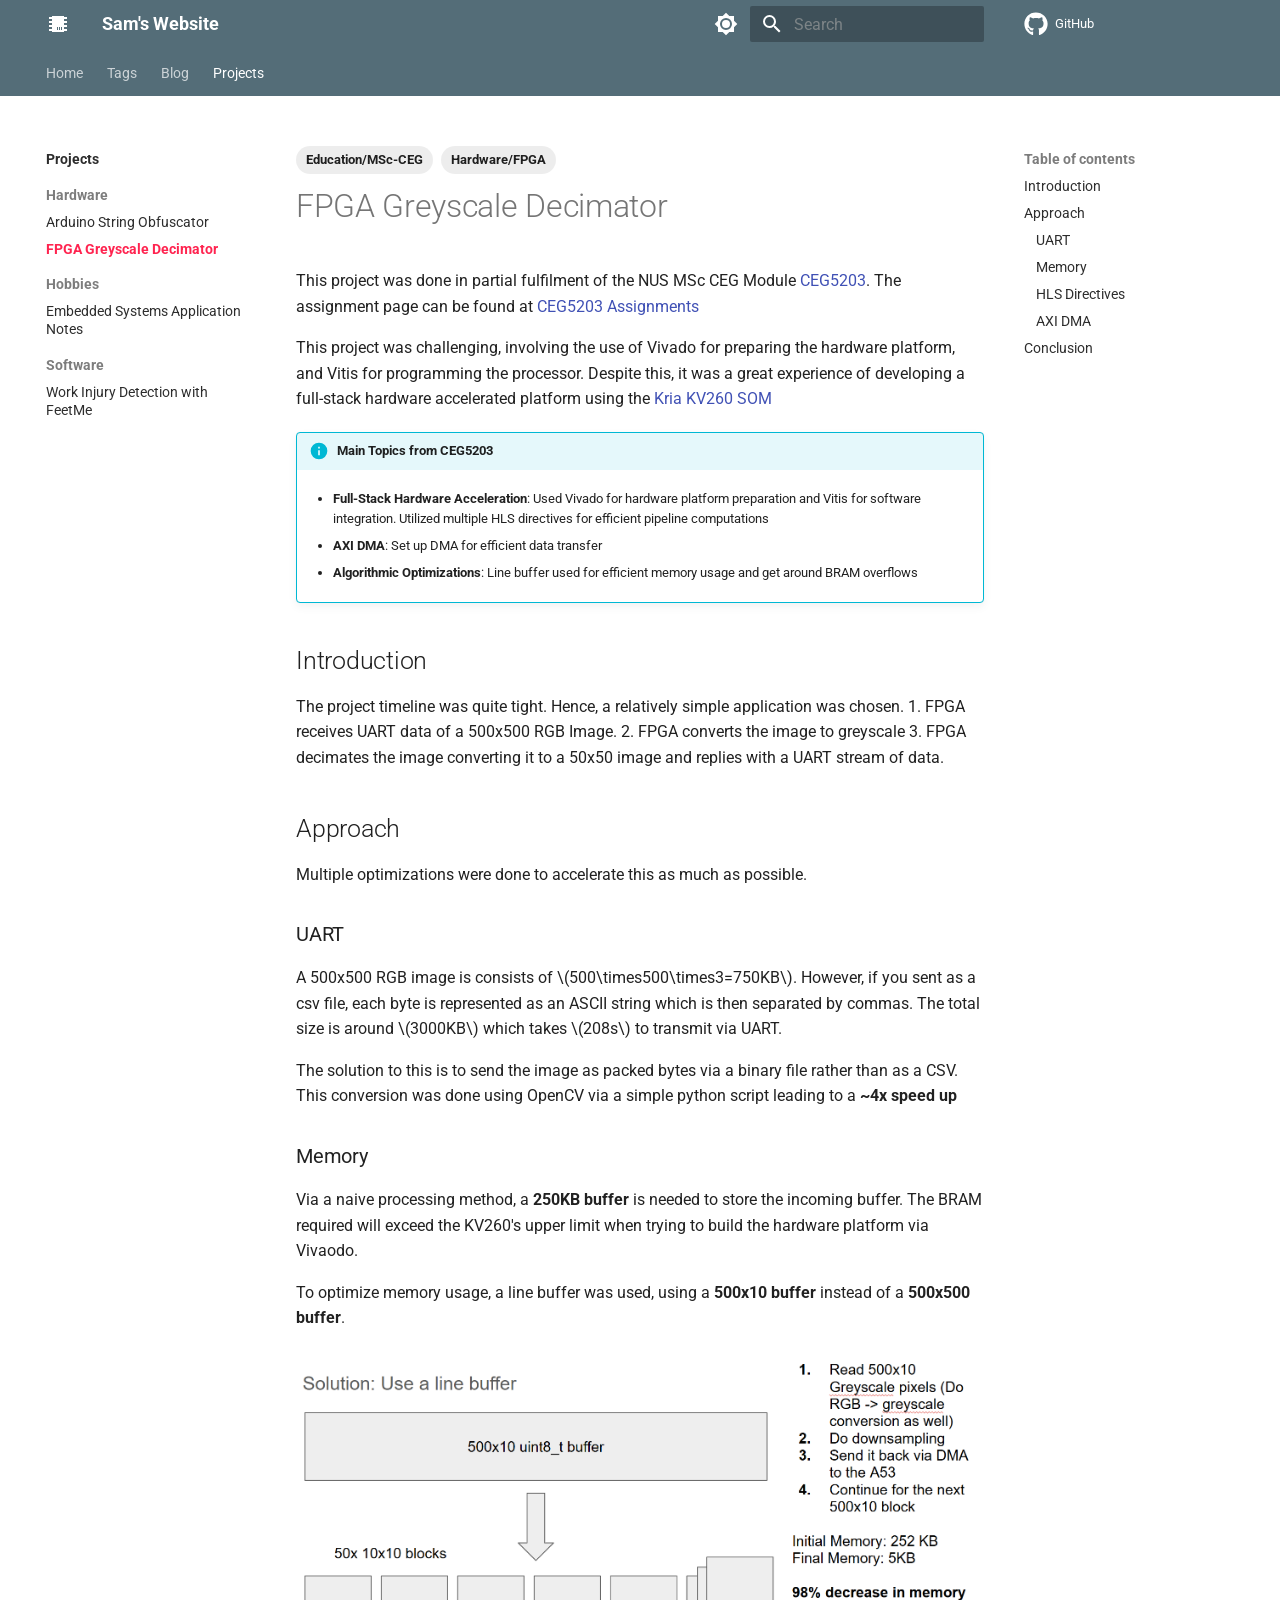
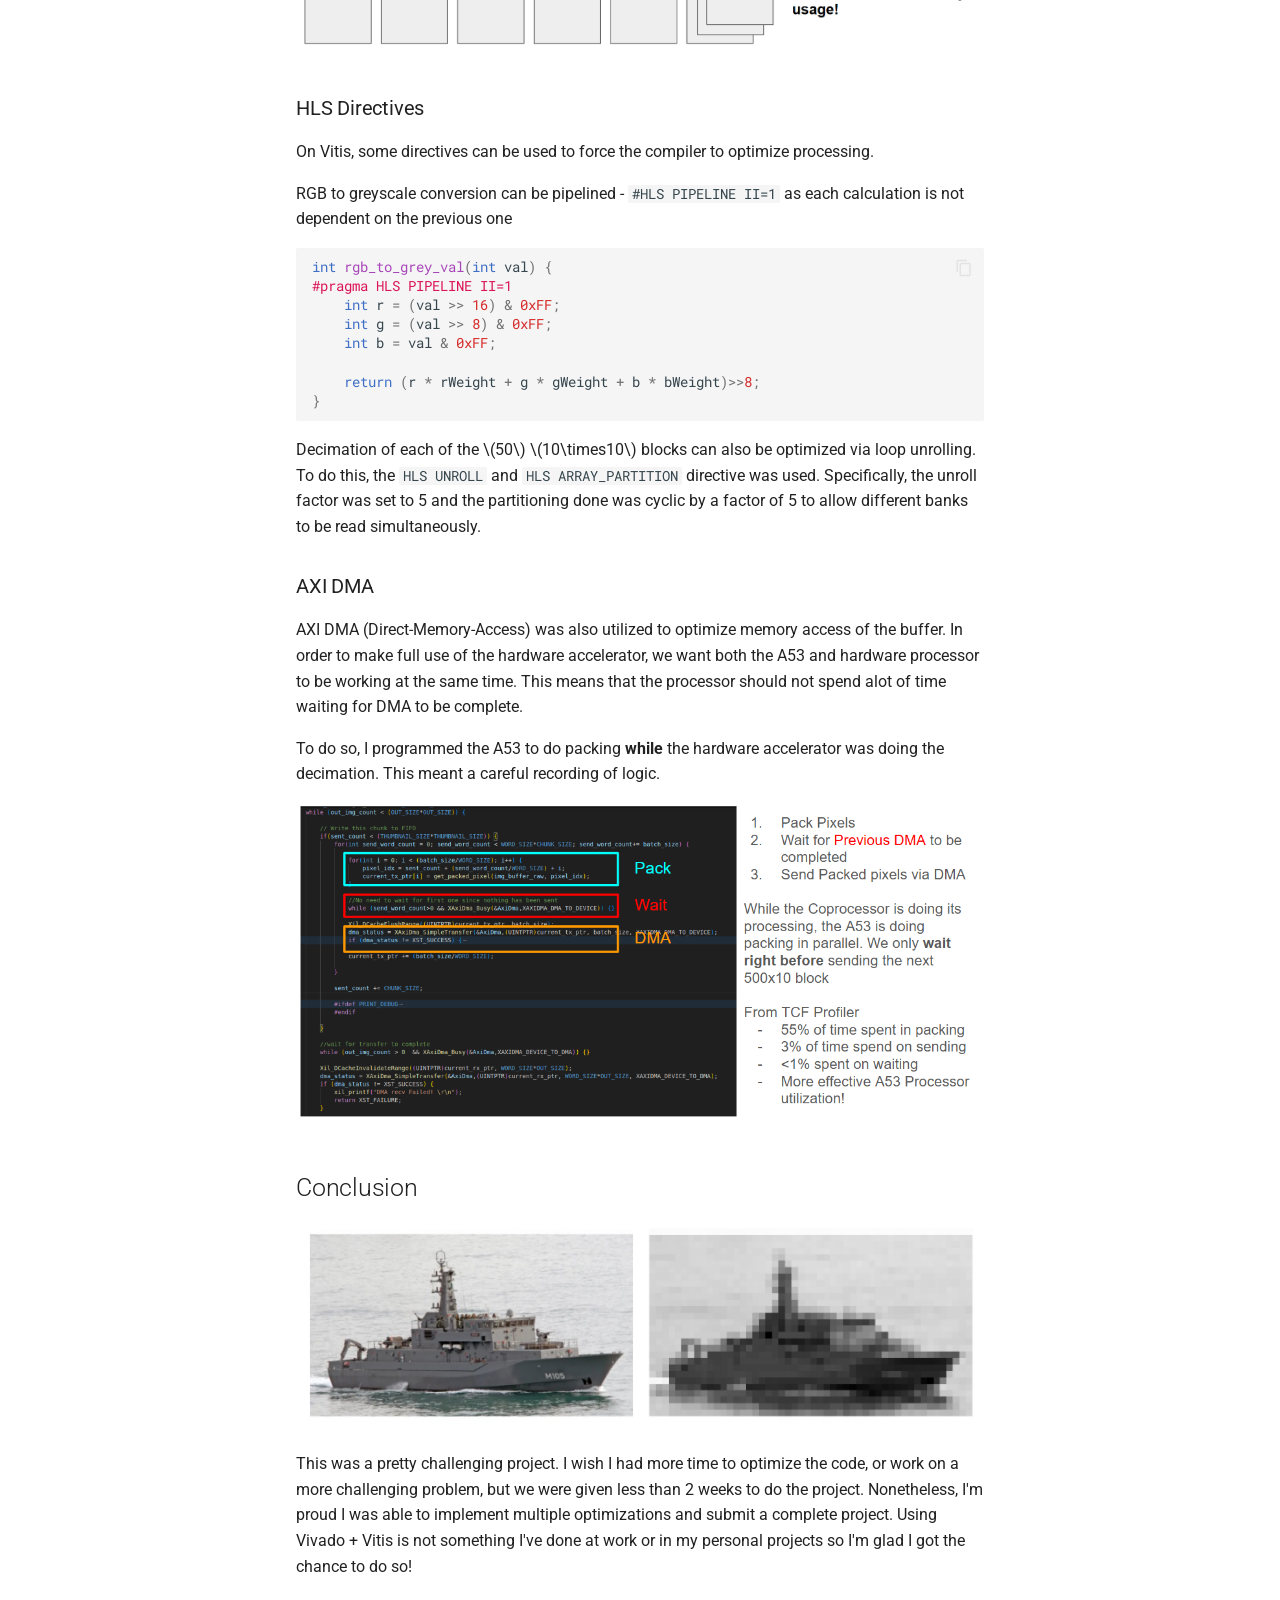
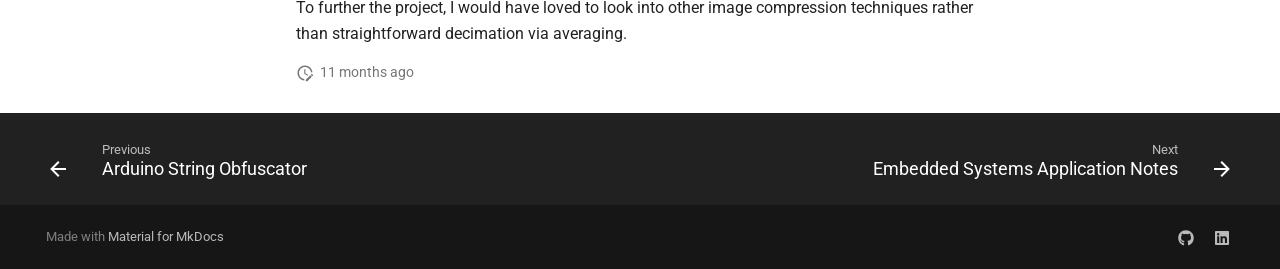
<file: projects/hardware/fpga-greyscale-decimator/index.html>
<!DOCTYPE html><html lang="en" class="no-js"><head>
    
      <meta charset="utf-8">
      <meta name="viewport" content="width=device-width,initial-scale=1">
      
        <meta name="description" content="Hardware-accelerated greyscale decimator">
      
      
      
        <link rel="canonical" href="https://flamerten.github.io/website/projects/hardware/fpga-greyscale-decimator/">
      
      
        <link rel="prev" href="../arduino-string-obfuscator/">
      
      
        <link rel="next" href="../../hobbies/embedded-systems-app-notes/">
      
      
        
      
      
      <link rel="icon" href="../../../assets/images/favicon.png">
      <meta name="generator" content="mkdocs-1.6.1, mkdocs-material-9.7.1">
    
    
      
        <title>FPGA Greyscale Decimator - Sam's Website</title>
      
    
    
      <link rel="stylesheet" href="../../../assets/stylesheets/main.484c7ddc.min.css">
      
        
        <link rel="stylesheet" href="../../../assets/stylesheets/palette.ab4e12ef.min.css">
      
      


    
    
      
    
    
      
        
        
        <link rel="preconnect" href="https://fonts.gstatic.com" crossorigin>
        <link rel="stylesheet" href="https://fonts.googleapis.com/css?family=Roboto:300,300i,400,400i,700,700i%7CRoboto+Mono:400,400i,700,700i&amp;display=fallback">
        <style>:root{--md-text-font:"Roboto";--md-code-font:"Roboto Mono"}</style>
      
    
    
      <link rel="stylesheet" href="../../../css/timeago.css">
    
      <link rel="stylesheet" href="../../../stylesheets/form.css">
    
      <link rel="stylesheet" href="../../../stylesheets/project.css">
    
      <link rel="stylesheet" href="../../../stylesheets/misc.css">
    
      <link rel="stylesheet" href="../../../assets/stylesheets/obsidian.min.css">
    
      <link rel="stylesheet" href="../../../assets/stylesheets/obsidian.min.css.map">
    
    <script>__md_scope=new URL("../../..",location),__md_hash=e=>[...e].reduce(((e,_)=>(e<<5)-e+_.charCodeAt(0)),0),__md_get=(e,_=localStorage,t=__md_scope)=>JSON.parse(_.getItem(t.pathname+"."+e)),__md_set=(e,_,t=localStorage,a=__md_scope)=>{try{t.setItem(a.pathname+"."+e,JSON.stringify(_))}catch(e){}}</script>
    
      
  


  
  

<script id="__analytics">function __md_analytics(){function e(){dataLayer.push(arguments)}window.dataLayer=window.dataLayer||[],e("js",new Date),e("config","G-2GD8459XC7"),document.addEventListener("DOMContentLoaded",(function(){document.forms.search&&document.forms.search.query.addEventListener("blur",(function(){this.value&&e("event","search",{search_term:this.value})}));document$.subscribe((function(){var t=document.forms.feedback;if(void 0!==t)for(var a of t.querySelectorAll("[type=submit]"))a.addEventListener("click",(function(a){a.preventDefault();var n=document.location.pathname,d=this.getAttribute("data-md-value");e("event","feedback",{page:n,data:d}),t.firstElementChild.disabled=!0;var r=t.querySelector(".md-feedback__note [data-md-value='"+d+"']");r&&(r.hidden=!1)})),t.hidden=!1})),location$.subscribe((function(t){e("config","G-2GD8459XC7",{page_path:t.pathname})}))}));var t=document.createElement("script");t.async=!0,t.src="https://www.googletagmanager.com/gtag/js?id=G-2GD8459XC7",document.getElementById("__analytics").insertAdjacentElement("afterEnd",t)}</script>
  
    <script>"undefined"!=typeof __md_analytics&&__md_analytics()</script>
  

    
    
  <link href="../../../assets/stylesheets/glightbox.min.css" rel="stylesheet"><script src="../../../assets/javascripts/glightbox.min.js"></script><style id="glightbox-style">
            html.glightbox-open { overflow: initial; height: 100%; }
            .gslide-title { margin-top: 0px; user-select: text; }
            .gslide-desc { color: #666; user-select: text; }
            .gslide-image img { background: white; }
            .gscrollbar-fixer { padding-right: 15px; }
            .gdesc-inner { font-size: 0.75rem; }
            body[data-md-color-scheme="slate"] .gdesc-inner { background: var(--md-default-bg-color); }
            body[data-md-color-scheme="slate"] .gslide-title { color: var(--md-default-fg-color); }
            body[data-md-color-scheme="slate"] .gslide-desc { color: var(--md-default-fg-color); }
        </style></head>
  
  
    
    
      
    
    
    
    
    <body dir="ltr" data-md-color-scheme="default" data-md-color-primary="blue-grey" data-md-color-accent="red">
  
    
    <input class="md-toggle" data-md-toggle="drawer" type="checkbox" id="__drawer" autocomplete="off">
    <input class="md-toggle" data-md-toggle="search" type="checkbox" id="__search" autocomplete="off">
    <label class="md-overlay" for="__drawer"></label>
    <div data-md-component="skip">
      
        
        <a href="#fpga-greyscale-decimator" class="md-skip">
          Skip to content
        </a>
      
    </div>
    <div data-md-component="announce">
      
    </div>
    
    
      

<header class="md-header" data-md-component="header">
  <nav class="md-header__inner md-grid" aria-label="Header">
    <a href="../../.." title="Sam's Website" class="md-header__button md-logo" aria-label="Sam's Website" data-md-component="logo">
      
  
  <svg xmlns="http://www.w3.org/2000/svg" viewBox="0 0 24 24"><path d="M6 4h12v1h3v2h-3v2h3v2h-3v2h3v2h-3v2h3v2h-3v1H6v-1H3v-2h3v-2H3v-2h3v-2H3V9h3V7H3V5h3zm5 11v3h1v-3zm2 0v3h1v-3zm2 0v3h1v-3z"></path></svg>

    </a>
    <label class="md-header__button md-icon" for="__drawer">
      
      <svg xmlns="http://www.w3.org/2000/svg" viewBox="0 0 24 24"><path d="M3 6h18v2H3zm0 5h18v2H3zm0 5h18v2H3z"></path></svg>
    </label>
    <div class="md-header__title" data-md-component="header-title">
      <div class="md-header__ellipsis">
        <div class="md-header__topic">
          <span class="md-ellipsis">
            Sam's Website
          </span>
        </div>
        <div class="md-header__topic" data-md-component="header-topic">
          <span class="md-ellipsis">
            
              FPGA Greyscale Decimator
            
          </span>
        </div>
      </div>
    </div>
    
      
        <form class="md-header__option" data-md-component="palette">
  
    
    
    
    <input class="md-option" data-md-color-media="" data-md-color-scheme="default" data-md-color-primary="blue-grey" data-md-color-accent="red" aria-label="Switch to dark mode" type="radio" name="__palette" id="__palette_0">
    
      <label class="md-header__button md-icon" title="Switch to dark mode" for="__palette_1" hidden>
        <svg xmlns="http://www.w3.org/2000/svg" viewBox="0 0 24 24"><path d="M12 8a4 4 0 0 0-4 4 4 4 0 0 0 4 4 4 4 0 0 0 4-4 4 4 0 0 0-4-4m0 10a6 6 0 0 1-6-6 6 6 0 0 1 6-6 6 6 0 0 1 6 6 6 6 0 0 1-6 6m8-9.31V4h-4.69L12 .69 8.69 4H4v4.69L.69 12 4 15.31V20h4.69L12 23.31 15.31 20H20v-4.69L23.31 12z"></path></svg>
      </label>
    
  
    
    
    
    <input class="md-option" data-md-color-media="" data-md-color-scheme="slate" data-md-color-primary="blue-grey" data-md-color-accent="deep-orange" aria-label="Switch to light mode" type="radio" name="__palette" id="__palette_1">
    
      <label class="md-header__button md-icon" title="Switch to light mode" for="__palette_0" hidden>
        <svg xmlns="http://www.w3.org/2000/svg" viewBox="0 0 24 24"><path d="M12 18c-.89 0-1.74-.2-2.5-.55C11.56 16.5 13 14.42 13 12s-1.44-4.5-3.5-5.45C10.26 6.2 11.11 6 12 6a6 6 0 0 1 6 6 6 6 0 0 1-6 6m8-9.31V4h-4.69L12 .69 8.69 4H4v4.69L.69 12 4 15.31V20h4.69L12 23.31 15.31 20H20v-4.69L23.31 12z"></path></svg>
      </label>
    
  
</form>
      
    
    
      <script>var palette=__md_get("__palette");if(palette&&palette.color){if("(prefers-color-scheme)"===palette.color.media){var media=matchMedia("(prefers-color-scheme: light)"),input=document.querySelector(media.matches?"[data-md-color-media='(prefers-color-scheme: light)']":"[data-md-color-media='(prefers-color-scheme: dark)']");palette.color.media=input.getAttribute("data-md-color-media"),palette.color.scheme=input.getAttribute("data-md-color-scheme"),palette.color.primary=input.getAttribute("data-md-color-primary"),palette.color.accent=input.getAttribute("data-md-color-accent")}for(var[key,value]of Object.entries(palette.color))document.body.setAttribute("data-md-color-"+key,value)}</script>
    
    
    
      
      
        <label class="md-header__button md-icon" for="__search">
          
          <svg xmlns="http://www.w3.org/2000/svg" viewBox="0 0 24 24"><path d="M9.5 3A6.5 6.5 0 0 1 16 9.5c0 1.61-.59 3.09-1.56 4.23l.27.27h.79l5 5-1.5 1.5-5-5v-.79l-.27-.27A6.52 6.52 0 0 1 9.5 16 6.5 6.5 0 0 1 3 9.5 6.5 6.5 0 0 1 9.5 3m0 2C7 5 5 7 5 9.5S7 14 9.5 14 14 12 14 9.5 12 5 9.5 5"></path></svg>
        </label>
        <div class="md-search" data-md-component="search" role="dialog">
  <label class="md-search__overlay" for="__search"></label>
  <div class="md-search__inner" role="search">
    <form class="md-search__form" name="search">
      <input type="text" class="md-search__input" name="query" aria-label="Search" placeholder="Search" autocapitalize="off" autocorrect="off" autocomplete="off" spellcheck="false" data-md-component="search-query" required>
      <label class="md-search__icon md-icon" for="__search">
        
        <svg xmlns="http://www.w3.org/2000/svg" viewBox="0 0 24 24"><path d="M9.5 3A6.5 6.5 0 0 1 16 9.5c0 1.61-.59 3.09-1.56 4.23l.27.27h.79l5 5-1.5 1.5-5-5v-.79l-.27-.27A6.52 6.52 0 0 1 9.5 16 6.5 6.5 0 0 1 3 9.5 6.5 6.5 0 0 1 9.5 3m0 2C7 5 5 7 5 9.5S7 14 9.5 14 14 12 14 9.5 12 5 9.5 5"></path></svg>
        
        <svg xmlns="http://www.w3.org/2000/svg" viewBox="0 0 24 24"><path d="M20 11v2H8l5.5 5.5-1.42 1.42L4.16 12l7.92-7.92L13.5 5.5 8 11z"></path></svg>
      </label>
      <nav class="md-search__options" aria-label="Search">
        
        <button type="reset" class="md-search__icon md-icon" title="Clear" aria-label="Clear" tabindex="-1">
          
          <svg xmlns="http://www.w3.org/2000/svg" viewBox="0 0 24 24"><path d="M19 6.41 17.59 5 12 10.59 6.41 5 5 6.41 10.59 12 5 17.59 6.41 19 12 13.41 17.59 19 19 17.59 13.41 12z"></path></svg>
        </button>
      </nav>
      
    </form>
    <div class="md-search__output">
      <div class="md-search__scrollwrap" tabindex="0" data-md-scrollfix>
        <div class="md-search-result" data-md-component="search-result">
          <div class="md-search-result__meta">
            Initializing search
          </div>
          <ol class="md-search-result__list" role="presentation"></ol>
        </div>
      </div>
    </div>
  </div>
</div>
      
    
    
      <div class="md-header__source">
        <a href="https://github.com/flamerten" title="Go to repository" class="md-source" data-md-component="source">
  <div class="md-source__icon md-icon">
    
    <svg xmlns="http://www.w3.org/2000/svg" viewBox="0 0 512 512"><!--! Font Awesome Free 7.1.0 by @fontawesome - https://fontawesome.com License - https://fontawesome.com/license/free (Icons: CC BY 4.0, Fonts: SIL OFL 1.1, Code: MIT License) Copyright 2025 Fonticons, Inc.--><path d="M173.9 397.4c0 2-2.3 3.6-5.2 3.6-3.3.3-5.6-1.3-5.6-3.6 0-2 2.3-3.6 5.2-3.6 3-.3 5.6 1.3 5.6 3.6m-31.1-4.5c-.7 2 1.3 4.3 4.3 4.9 2.6 1 5.6 0 6.2-2s-1.3-4.3-4.3-5.2c-2.6-.7-5.5.3-6.2 2.3m44.2-1.7c-2.9.7-4.9 2.6-4.6 4.9.3 2 2.9 3.3 5.9 2.6 2.9-.7 4.9-2.6 4.6-4.6-.3-1.9-3-3.2-5.9-2.9M252.8 8C114.1 8 8 113.3 8 252c0 110.9 69.8 205.8 169.5 239.2 12.8 2.3 17.3-5.6 17.3-12.1 0-6.2-.3-40.4-.3-61.4 0 0-70 15-84.7-29.8 0 0-11.4-29.1-27.8-36.6 0 0-22.9-15.7 1.6-15.4 0 0 24.9 2 38.6 25.8 21.9 38.6 58.6 27.5 72.9 20.9 2.3-16 8.8-27.1 16-33.7-55.9-6.2-112.3-14.3-112.3-110.5 0-27.5 7.6-41.3 23.6-58.9-2.6-6.5-11.1-33.3 2.6-67.9 20.9-6.5 69 27 69 27 20-5.6 41.5-8.5 62.8-8.5s42.8 2.9 62.8 8.5c0 0 48.1-33.6 69-27 13.7 34.7 5.2 61.4 2.6 67.9 16 17.7 25.8 31.5 25.8 58.9 0 96.5-58.9 104.2-114.8 110.5 9.2 7.9 17 22.9 17 46.4 0 33.7-.3 75.4-.3 83.6 0 6.5 4.6 14.4 17.3 12.1C436.2 457.8 504 362.9 504 252 504 113.3 391.5 8 252.8 8M105.2 352.9c-1.3 1-1 3.3.7 5.2 1.6 1.6 3.9 2.3 5.2 1 1.3-1 1-3.3-.7-5.2-1.6-1.6-3.9-2.3-5.2-1m-10.8-8.1c-.7 1.3.3 2.9 2.3 3.9 1.6 1 3.6.7 4.3-.7.7-1.3-.3-2.9-2.3-3.9-2-.6-3.6-.3-4.3.7m32.4 35.6c-1.6 1.3-1 4.3 1.3 6.2 2.3 2.3 5.2 2.6 6.5 1 1.3-1.3.7-4.3-1.3-6.2-2.2-2.3-5.2-2.6-6.5-1m-11.4-14.7c-1.6 1-1.6 3.6 0 5.9s4.3 3.3 5.6 2.3c1.6-1.3 1.6-3.9 0-6.2-1.4-2.3-4-3.3-5.6-2"></path></svg>
  </div>
  <div class="md-source__repository">
    GitHub
  </div>
</a>
      </div>
    
  </nav>
  
</header>
    
    <div class="md-container" data-md-component="container">
      
      
        
          
            
<nav class="md-tabs" aria-label="Tabs" data-md-component="tabs">
  <div class="md-grid">
    <ul class="md-tabs__list">
      
        
  
  
  
  
    <li class="md-tabs__item">
      <a href="../../.." class="md-tabs__link">
        
  
  
    
  
  Home

      </a>
    </li>
  

      
        
  
  
  
  
    <li class="md-tabs__item">
      <a href="../../../tags/" class="md-tabs__link">
        
  
  
    
  
  Tags

      </a>
    </li>
  

      
        
  
  
  
  
    
    
      <li class="md-tabs__item">
        <a href="../../../blog/" class="md-tabs__link">
          
  
  
    
  
  Blog

        </a>
      </li>
    
  

      
        
  
  
  
    
  
  
    
    
      <li class="md-tabs__item md-tabs__item--active">
        <a href="../../" class="md-tabs__link">
          
  
  
    
  
  Projects

        </a>
      </li>
    
  

      
    </ul>
  </div>
</nav>
          
        
      
      <main class="md-main" data-md-component="main">
        <div class="md-main__inner md-grid">
          
            
              
              <div class="md-sidebar md-sidebar--primary" data-md-component="sidebar" data-md-type="navigation">
                <div class="md-sidebar__scrollwrap">
                  <div class="md-sidebar__inner">
                    


  


<nav class="md-nav md-nav--primary md-nav--lifted" aria-label="Navigation" data-md-level="0">
  <label class="md-nav__title" for="__drawer">
    <a href="../../.." title="Sam's Website" class="md-nav__button md-logo" aria-label="Sam's Website" data-md-component="logo">
      
  
  <svg xmlns="http://www.w3.org/2000/svg" viewBox="0 0 24 24"><path d="M6 4h12v1h3v2h-3v2h3v2h-3v2h3v2h-3v2h3v2h-3v1H6v-1H3v-2h3v-2H3v-2h3v-2H3V9h3V7H3V5h3zm5 11v3h1v-3zm2 0v3h1v-3zm2 0v3h1v-3z"></path></svg>

    </a>
    Sam's Website
  </label>
  
    <div class="md-nav__source">
      <a href="https://github.com/flamerten" title="Go to repository" class="md-source" data-md-component="source">
  <div class="md-source__icon md-icon">
    
    <svg xmlns="http://www.w3.org/2000/svg" viewBox="0 0 512 512"><!--! Font Awesome Free 7.1.0 by @fontawesome - https://fontawesome.com License - https://fontawesome.com/license/free (Icons: CC BY 4.0, Fonts: SIL OFL 1.1, Code: MIT License) Copyright 2025 Fonticons, Inc.--><path d="M173.9 397.4c0 2-2.3 3.6-5.2 3.6-3.3.3-5.6-1.3-5.6-3.6 0-2 2.3-3.6 5.2-3.6 3-.3 5.6 1.3 5.6 3.6m-31.1-4.5c-.7 2 1.3 4.3 4.3 4.9 2.6 1 5.6 0 6.2-2s-1.3-4.3-4.3-5.2c-2.6-.7-5.5.3-6.2 2.3m44.2-1.7c-2.9.7-4.9 2.6-4.6 4.9.3 2 2.9 3.3 5.9 2.6 2.9-.7 4.9-2.6 4.6-4.6-.3-1.9-3-3.2-5.9-2.9M252.8 8C114.1 8 8 113.3 8 252c0 110.9 69.8 205.8 169.5 239.2 12.8 2.3 17.3-5.6 17.3-12.1 0-6.2-.3-40.4-.3-61.4 0 0-70 15-84.7-29.8 0 0-11.4-29.1-27.8-36.6 0 0-22.9-15.7 1.6-15.4 0 0 24.9 2 38.6 25.8 21.9 38.6 58.6 27.5 72.9 20.9 2.3-16 8.8-27.1 16-33.7-55.9-6.2-112.3-14.3-112.3-110.5 0-27.5 7.6-41.3 23.6-58.9-2.6-6.5-11.1-33.3 2.6-67.9 20.9-6.5 69 27 69 27 20-5.6 41.5-8.5 62.8-8.5s42.8 2.9 62.8 8.5c0 0 48.1-33.6 69-27 13.7 34.7 5.2 61.4 2.6 67.9 16 17.7 25.8 31.5 25.8 58.9 0 96.5-58.9 104.2-114.8 110.5 9.2 7.9 17 22.9 17 46.4 0 33.7-.3 75.4-.3 83.6 0 6.5 4.6 14.4 17.3 12.1C436.2 457.8 504 362.9 504 252 504 113.3 391.5 8 252.8 8M105.2 352.9c-1.3 1-1 3.3.7 5.2 1.6 1.6 3.9 2.3 5.2 1 1.3-1 1-3.3-.7-5.2-1.6-1.6-3.9-2.3-5.2-1m-10.8-8.1c-.7 1.3.3 2.9 2.3 3.9 1.6 1 3.6.7 4.3-.7.7-1.3-.3-2.9-2.3-3.9-2-.6-3.6-.3-4.3.7m32.4 35.6c-1.6 1.3-1 4.3 1.3 6.2 2.3 2.3 5.2 2.6 6.5 1 1.3-1.3.7-4.3-1.3-6.2-2.2-2.3-5.2-2.6-6.5-1m-11.4-14.7c-1.6 1-1.6 3.6 0 5.9s4.3 3.3 5.6 2.3c1.6-1.3 1.6-3.9 0-6.2-1.4-2.3-4-3.3-5.6-2"></path></svg>
  </div>
  <div class="md-source__repository">
    GitHub
  </div>
</a>
    </div>
  
  <ul class="md-nav__list" data-md-scrollfix>
    
      
      
  
  
  
  
    <li class="md-nav__item">
      <a href="../../.." class="md-nav__link">
        
  
  
  <span class="md-ellipsis">
    
  
    Home
  

    
  </span>
  
  

      </a>
    </li>
  

    
      
      
  
  
  
  
    <li class="md-nav__item">
      <a href="../../../tags/" class="md-nav__link">
        
  
  
  <span class="md-ellipsis">
    
  
    Tags
  

    
  </span>
  
  

      </a>
    </li>
  

    
      
      
  
  
  
  
    
    
      
        
          
        
      
        
      
    
    
    
      
      
        
      
    
    
    <li class="md-nav__item md-nav__item--nested">
      
        
        
          
        
        <input class="md-nav__toggle md-toggle md-toggle--indeterminate" type="checkbox" id="__nav_3">
        
          
          <div class="md-nav__link md-nav__container">
            <a href="../../../blog/" class="md-nav__link ">
              
  
  
  <span class="md-ellipsis">
    
  
    Blog
  

    
  </span>
  
  

            </a>
            
              
              <label class="md-nav__link " for="__nav_3" id="__nav_3_label" tabindex="0">
                <span class="md-nav__icon md-icon"></span>
              </label>
            
          </div>
        
        <nav class="md-nav" data-md-level="1" aria-labelledby="__nav_3_label" aria-expanded="false">
          <label class="md-nav__title" for="__nav_3">
            <span class="md-nav__icon md-icon"></span>
            
  
    Blog
  

          </label>
          <ul class="md-nav__list" data-md-scrollfix>
            
              
            
              
                
  
  
  
  
    
    
      
        
      
    
    
    
      
      
        
      
    
    
    <li class="md-nav__item md-nav__item--nested">
      
        
        
          
        
        <input class="md-nav__toggle md-toggle md-toggle--indeterminate" type="checkbox" id="__nav_3_2">
        
          
          <label class="md-nav__link" for="__nav_3_2" id="__nav_3_2_label" tabindex="0">
            
  
  
  <span class="md-ellipsis">
    
  
    Archive
  

    
  </span>
  
  

            <span class="md-nav__icon md-icon"></span>
          </label>
        
        <nav class="md-nav" data-md-level="2" aria-labelledby="__nav_3_2_label" aria-expanded="false">
          <label class="md-nav__title" for="__nav_3_2">
            <span class="md-nav__icon md-icon"></span>
            
  
    Archive
  

          </label>
          <ul class="md-nav__list" data-md-scrollfix>
            
              
                
  
  
  
    
  
  
    <li class="md-nav__item">
      <a href="../../../blog/archive/2026/" class="md-nav__link">
        
  
  
  <span class="md-ellipsis">
    
  
    2026
  

    
  </span>
  
  

      </a>
    </li>
  

              
            
          </ul>
        </nav>
      
    </li>
  

              
            
          </ul>
        </nav>
      
    </li>
  

    
      
      
  
  
    
  
  
  
    
    
      
        
          
        
      
        
      
        
      
        
      
    
    
    
      
        
        
      
      
        
      
    
    
    <li class="md-nav__item md-nav__item--active md-nav__item--section md-nav__item--nested">
      
        
        
        <input class="md-nav__toggle md-toggle " type="checkbox" id="__nav_4" checked>
        
          
          <div class="md-nav__link md-nav__container">
            <a href="../../" class="md-nav__link ">
              
  
  
  <span class="md-ellipsis">
    
  
    Projects
  

    
  </span>
  
  

            </a>
            
              
              <label class="md-nav__link " for="__nav_4" id="__nav_4_label" tabindex="">
                <span class="md-nav__icon md-icon"></span>
              </label>
            
          </div>
        
        <nav class="md-nav" data-md-level="1" aria-labelledby="__nav_4_label" aria-expanded="true">
          <label class="md-nav__title" for="__nav_4">
            <span class="md-nav__icon md-icon"></span>
            
  
    Projects
  

          </label>
          <ul class="md-nav__list" data-md-scrollfix>
            
              
            
              
                
  
  
    
  
  
  
    
    
      
        
      
        
      
    
    
    
      
      
        
          
          
        
      
    
    
    <li class="md-nav__item md-nav__item--active md-nav__item--section md-nav__item--nested">
      
        
        
        <input class="md-nav__toggle md-toggle " type="checkbox" id="__nav_4_2" checked>
        
          
          <label class="md-nav__link" for="__nav_4_2" id="__nav_4_2_label" tabindex="">
            
  
  
  <span class="md-ellipsis">
    
  
    Hardware
  

    
  </span>
  
  

            <span class="md-nav__icon md-icon"></span>
          </label>
        
        <nav class="md-nav" data-md-level="2" aria-labelledby="__nav_4_2_label" aria-expanded="true">
          <label class="md-nav__title" for="__nav_4_2">
            <span class="md-nav__icon md-icon"></span>
            
  
    Hardware
  

          </label>
          <ul class="md-nav__list" data-md-scrollfix>
            
              
                
  
  
  
  
    <li class="md-nav__item">
      <a href="../arduino-string-obfuscator/" class="md-nav__link">
        
  
  
  <span class="md-ellipsis">
    
  
    Arduino String Obfuscator
  

    
  </span>
  
  

      </a>
    </li>
  

              
            
              
                
  
  
    
  
  
  
    <li class="md-nav__item md-nav__item--active">
      
      <input class="md-nav__toggle md-toggle" type="checkbox" id="__toc">
      
      
        
      
      
        <label class="md-nav__link md-nav__link--active" for="__toc">
          
  
  
  <span class="md-ellipsis">
    
  
    FPGA Greyscale Decimator
  

    
  </span>
  
  

          <span class="md-nav__icon md-icon"></span>
        </label>
      
      <a href="./" class="md-nav__link md-nav__link--active">
        
  
  
  <span class="md-ellipsis">
    
  
    FPGA Greyscale Decimator
  

    
  </span>
  
  

      </a>
      
        

<nav class="md-nav md-nav--secondary" aria-label="Table of contents">
  
  
  
    
  
  
    <label class="md-nav__title" for="__toc">
      <span class="md-nav__icon md-icon"></span>
      Table of contents
    </label>
    <ul class="md-nav__list" data-md-component="toc" data-md-scrollfix>
      
        <li class="md-nav__item">
  <a href="#introduction" class="md-nav__link">
    <span class="md-ellipsis">
      
        Introduction
      
    </span>
  </a>
  
</li>
      
        <li class="md-nav__item">
  <a href="#approach" class="md-nav__link">
    <span class="md-ellipsis">
      
        Approach
      
    </span>
  </a>
  
    <nav class="md-nav" aria-label="Approach">
      <ul class="md-nav__list">
        
          <li class="md-nav__item">
  <a href="#uart" class="md-nav__link">
    <span class="md-ellipsis">
      
        UART
      
    </span>
  </a>
  
</li>
        
          <li class="md-nav__item">
  <a href="#memory" class="md-nav__link">
    <span class="md-ellipsis">
      
        Memory
      
    </span>
  </a>
  
</li>
        
          <li class="md-nav__item">
  <a href="#hls-directives" class="md-nav__link">
    <span class="md-ellipsis">
      
        HLS Directives
      
    </span>
  </a>
  
</li>
        
          <li class="md-nav__item">
  <a href="#axi-dma" class="md-nav__link">
    <span class="md-ellipsis">
      
        AXI DMA
      
    </span>
  </a>
  
</li>
        
      </ul>
    </nav>
  
</li>
      
        <li class="md-nav__item">
  <a href="#conclusion" class="md-nav__link">
    <span class="md-ellipsis">
      
        Conclusion
      
    </span>
  </a>
  
</li>
      
    </ul>
  
</nav>
      
    </li>
  

              
            
          </ul>
        </nav>
      
    </li>
  

              
            
              
                
  
  
  
  
    
    
      
        
      
    
    
    
      
      
        
          
          
        
      
    
    
    <li class="md-nav__item md-nav__item--section md-nav__item--nested">
      
        
        
          
        
        <input class="md-nav__toggle md-toggle md-toggle--indeterminate" type="checkbox" id="__nav_4_3">
        
          
          <label class="md-nav__link" for="__nav_4_3" id="__nav_4_3_label" tabindex="">
            
  
  
  <span class="md-ellipsis">
    
  
    Hobbies
  

    
  </span>
  
  

            <span class="md-nav__icon md-icon"></span>
          </label>
        
        <nav class="md-nav" data-md-level="2" aria-labelledby="__nav_4_3_label" aria-expanded="false">
          <label class="md-nav__title" for="__nav_4_3">
            <span class="md-nav__icon md-icon"></span>
            
  
    Hobbies
  

          </label>
          <ul class="md-nav__list" data-md-scrollfix>
            
              
                
  
  
  
  
    <li class="md-nav__item">
      <a href="../../hobbies/embedded-systems-app-notes/" class="md-nav__link">
        
  
  
  <span class="md-ellipsis">
    
  
    Embedded Systems Application Notes
  

    
  </span>
  
  

      </a>
    </li>
  

              
            
          </ul>
        </nav>
      
    </li>
  

              
            
              
                
  
  
  
  
    
    
      
        
      
    
    
    
      
      
        
          
          
        
      
    
    
    <li class="md-nav__item md-nav__item--section md-nav__item--nested">
      
        
        
          
        
        <input class="md-nav__toggle md-toggle md-toggle--indeterminate" type="checkbox" id="__nav_4_4">
        
          
          <label class="md-nav__link" for="__nav_4_4" id="__nav_4_4_label" tabindex="">
            
  
  
  <span class="md-ellipsis">
    
  
    Software
  

    
  </span>
  
  

            <span class="md-nav__icon md-icon"></span>
          </label>
        
        <nav class="md-nav" data-md-level="2" aria-labelledby="__nav_4_4_label" aria-expanded="false">
          <label class="md-nav__title" for="__nav_4_4">
            <span class="md-nav__icon md-icon"></span>
            
  
    Software
  

          </label>
          <ul class="md-nav__list" data-md-scrollfix>
            
              
                
  
  
  
  
    <li class="md-nav__item">
      <a href="../../software/work-injury-feetme/" class="md-nav__link">
        
  
  
  <span class="md-ellipsis">
    
  
    Work Injury Detection with FeetMe
  

    
  </span>
  
  

      </a>
    </li>
  

              
            
          </ul>
        </nav>
      
    </li>
  

              
            
          </ul>
        </nav>
      
    </li>
  

    
  </ul>
</nav>
                  </div>
                </div>
              </div>
            
            
              
              <div class="md-sidebar md-sidebar--secondary" data-md-component="sidebar" data-md-type="toc">
                <div class="md-sidebar__scrollwrap">
                  <div class="md-sidebar__inner">
                    

<nav class="md-nav md-nav--secondary" aria-label="Table of contents">
  
  
  
    
  
  
    <label class="md-nav__title" for="__toc">
      <span class="md-nav__icon md-icon"></span>
      Table of contents
    </label>
    <ul class="md-nav__list" data-md-component="toc" data-md-scrollfix>
      
        <li class="md-nav__item">
  <a href="#introduction" class="md-nav__link">
    <span class="md-ellipsis">
      
        Introduction
      
    </span>
  </a>
  
</li>
      
        <li class="md-nav__item">
  <a href="#approach" class="md-nav__link">
    <span class="md-ellipsis">
      
        Approach
      
    </span>
  </a>
  
    <nav class="md-nav" aria-label="Approach">
      <ul class="md-nav__list">
        
          <li class="md-nav__item">
  <a href="#uart" class="md-nav__link">
    <span class="md-ellipsis">
      
        UART
      
    </span>
  </a>
  
</li>
        
          <li class="md-nav__item">
  <a href="#memory" class="md-nav__link">
    <span class="md-ellipsis">
      
        Memory
      
    </span>
  </a>
  
</li>
        
          <li class="md-nav__item">
  <a href="#hls-directives" class="md-nav__link">
    <span class="md-ellipsis">
      
        HLS Directives
      
    </span>
  </a>
  
</li>
        
          <li class="md-nav__item">
  <a href="#axi-dma" class="md-nav__link">
    <span class="md-ellipsis">
      
        AXI DMA
      
    </span>
  </a>
  
</li>
        
      </ul>
    </nav>
  
</li>
      
        <li class="md-nav__item">
  <a href="#conclusion" class="md-nav__link">
    <span class="md-ellipsis">
      
        Conclusion
      
    </span>
  </a>
  
</li>
      
    </ul>
  
</nav>
                  </div>
                </div>
              </div>
            
          
          
            <div class="md-content" data-md-component="content">
              
              <article class="md-content__inner md-typeset">
                
                  

  <nav class="md-tags">
    
      
      
      
      
        <a href="../../../tags/#tag:education/msc-ceg" class="md-tag">Education/MSc-CEG</a>
      
    
      
      
      
      
        <a href="../../../tags/#tag:hardware/fpga" class="md-tag">Hardware/FPGA</a>
      
    
  </nav>



<h1 id="fpga-greyscale-decimator">FPGA Greyscale Decimator</h1>
<p>This project was done in partial fulfilment of the NUS MSc CEG Module <a href="https://nusmods.com/courses/CEG5203/hardware-acceleration-and-reconfigurable-computing">CEG5203</a>. The assignment page can be found at <a href="https://nus-ceg5203.github.io/assignments/">CEG5203 Assignments</a> </p>
<p>This project was challenging, involving the use of Vivado for preparing the hardware platform, and Vitis for programming the processor. Despite this, it was a great experience of developing a full-stack hardware accelerated platform using the <a href="https://www.amd.com/en/products/system-on-modules/kria/k26/kv260-vision-starter-kit.html">Kria KV260 SOM</a></p>
<div class="admonition info">
<p class="admonition-title">Main Topics from CEG5203</p>
<ul>
<li>
<p><strong>Full-Stack Hardware Acceleration</strong>:  Used Vivado for hardware platform preparation and Vitis for software integration. Utilized multiple HLS directives for efficient pipeline computations</p>
</li>
<li>
<p><strong>AXI DMA</strong>: Set up DMA for efficient data transfer</p>
</li>
<li>
<p><strong>Algorithmic Optimizations</strong>: Line buffer used for efficient memory usage and get around BRAM overflows</p>
</li>
</ul>
</div>
<h2 id="introduction">Introduction</h2>
<p>The project timeline was quite tight. Hence, a relatively simple application was chosen. 
1. FPGA receives UART data of a 500x500 RGB Image.
2. FPGA converts the image to greyscale
3. FPGA decimates the image converting it to a 50x50 image and replies with a UART stream of data.</p>
<h2 id="approach">Approach</h2>
<p>Multiple optimizations were done to accelerate this as much as possible.</p>
<h3 id="uart">UART</h3>
<p>A 500x500 RGB image is consists of <span class="arithmatex">\(500\times500\times3=750KB\)</span>. However, if you sent as a csv file, each byte is represented as an ASCII string which is then separated by commas.  The total size is around <span class="arithmatex">\(3000KB\)</span> which takes <span class="arithmatex">\(208s\)</span> to transmit via UART. </p>
<p>The solution to this is to send the image as packed bytes via a binary file rather than as a CSV. This conversion was done using OpenCV via a simple python script leading to a <strong>~4x speed up</strong></p>
<h3 id="memory">Memory</h3>
<p>Via a naive processing method, a <strong>250KB buffer</strong> is needed to store the incoming buffer. The BRAM required will exceed the KV260's upper limit when trying to build the hardware platform via Vivaodo.</p>
<p>To optimize memory usage, a line buffer was used, using a <strong>500x10 buffer</strong> instead of a <strong>500x500 buffer</strong>. </p>
<p><a class="glightbox" data-type="image" data-width="auto" data-height="auto" href="../../../assets/fpga-greyscale_decim_0.png" data-desc-position="bottom"><img alt="fpga-greyscale_decim_0.png" loading="lazy" src="../../../assets/fpga-greyscale_decim_0.png"></a></p>
<h3 id="hls-directives">HLS Directives</h3>
<p>On Vitis, some directives can be used to force the compiler to optimize processing.</p>
<p>RGB to greyscale conversion can be pipelined - <code>#HLS PIPELINE II=1</code> as each calculation is not dependent on the previous one</p>
<div class="language-cpp highlight"><pre><span></span><code><span id="__span-0-1"><a id="__codelineno-0-1" name="__codelineno-0-1" href="#__codelineno-0-1"></a><span class="kt">int</span><span class="w"> </span><span class="nf">rgb_to_grey_val</span><span class="p">(</span><span class="kt">int</span><span class="w"> </span><span class="n">val</span><span class="p">)</span><span class="w"> </span><span class="p">{</span>
</span><span id="__span-0-2"><a id="__codelineno-0-2" name="__codelineno-0-2" href="#__codelineno-0-2"></a><span class="cp">#pragma HLS PIPELINE II=1</span>
</span><span id="__span-0-3"><a id="__codelineno-0-3" name="__codelineno-0-3" href="#__codelineno-0-3"></a><span class="w">    </span><span class="kt">int</span><span class="w"> </span><span class="n">r</span><span class="w"> </span><span class="o">=</span><span class="w"> </span><span class="p">(</span><span class="n">val</span><span class="w"> </span><span class="o">&gt;&gt;</span><span class="w"> </span><span class="mi">16</span><span class="p">)</span><span class="w"> </span><span class="o">&amp;</span><span class="w"> </span><span class="mh">0xFF</span><span class="p">;</span>
</span><span id="__span-0-4"><a id="__codelineno-0-4" name="__codelineno-0-4" href="#__codelineno-0-4"></a><span class="w">    </span><span class="kt">int</span><span class="w"> </span><span class="n">g</span><span class="w"> </span><span class="o">=</span><span class="w"> </span><span class="p">(</span><span class="n">val</span><span class="w"> </span><span class="o">&gt;&gt;</span><span class="w"> </span><span class="mi">8</span><span class="p">)</span><span class="w"> </span><span class="o">&amp;</span><span class="w"> </span><span class="mh">0xFF</span><span class="p">;</span>
</span><span id="__span-0-5"><a id="__codelineno-0-5" name="__codelineno-0-5" href="#__codelineno-0-5"></a><span class="w">    </span><span class="kt">int</span><span class="w"> </span><span class="n">b</span><span class="w"> </span><span class="o">=</span><span class="w"> </span><span class="n">val</span><span class="w"> </span><span class="o">&amp;</span><span class="w"> </span><span class="mh">0xFF</span><span class="p">;</span>
</span><span id="__span-0-6"><a id="__codelineno-0-6" name="__codelineno-0-6" href="#__codelineno-0-6"></a>
</span><span id="__span-0-7"><a id="__codelineno-0-7" name="__codelineno-0-7" href="#__codelineno-0-7"></a><span class="w">    </span><span class="k">return</span><span class="w"> </span><span class="p">(</span><span class="n">r</span><span class="w"> </span><span class="o">*</span><span class="w"> </span><span class="n">rWeight</span><span class="w"> </span><span class="o">+</span><span class="w"> </span><span class="n">g</span><span class="w"> </span><span class="o">*</span><span class="w"> </span><span class="n">gWeight</span><span class="w"> </span><span class="o">+</span><span class="w"> </span><span class="n">b</span><span class="w"> </span><span class="o">*</span><span class="w"> </span><span class="n">bWeight</span><span class="p">)</span><span class="o">&gt;&gt;</span><span class="mi">8</span><span class="p">;</span>
</span><span id="__span-0-8"><a id="__codelineno-0-8" name="__codelineno-0-8" href="#__codelineno-0-8"></a><span class="p">}</span>
</span></code></pre></div>
<p>Decimation of each of the <span class="arithmatex">\(50\)</span> <span class="arithmatex">\(10\times10\)</span> blocks can also be optimized via loop unrolling. To do this, the <code>HLS UNROLL</code> and <code>HLS ARRAY_PARTITION</code> directive was used. Specifically, the unroll factor was set to 5 and the partitioning done was cyclic by a factor of 5 to allow different banks to be read simultaneously. </p>
<h3 id="axi-dma">AXI DMA</h3>
<p>AXI DMA (Direct-Memory-Access) was also utilized to optimize memory access of the buffer. In order to make full use of the hardware accelerator, we want both the A53 and hardware processor to be working at the same time. This means that the processor should not spend alot of time waiting for DMA to be complete.</p>
<p>To do so, I programmed the A53 to do packing <strong>while</strong> the hardware accelerator was doing the decimation. This meant a careful recording of logic.</p>
<p><a class="glightbox" data-type="image" data-width="auto" data-height="auto" href="../../../assets/FPAG_greyscale_decim_1.png" data-desc-position="bottom"><img alt="FPAG_greyscale_decim_1.png" loading="lazy" src="../../../assets/FPAG_greyscale_decim_1.png"></a></p>
<h2 id="conclusion">Conclusion</h2>
<p><a class="glightbox" data-type="image" data-width="auto" data-height="auto" href="../../../assets/FPGA%20Greyscale%20Decimator.png" data-desc-position="bottom"><img alt="FPGA Greyscale Decimator.png" loading="lazy" src="../../../assets/FPGA%20Greyscale%20Decimator.png"></a></p>
<p>This was a pretty challenging project. I wish I had more time to optimize the code, or work on a more challenging problem, but we were given less than 2 weeks to do the project. Nonetheless, I'm proud I was able to implement multiple optimizations and submit a complete project. Using Vivado + Vitis is not something I've done at work or in my personal projects so I'm glad I got the chance to do so!</p>
<p>To further the project, I would have loved to look into other image compression techniques rather than straightforward decimation via averaging.</p>







  
    
  
  


  <aside class="md-source-file">
    
      
  <span class="md-source-file__fact">
    <span class="md-icon" title="Last update">
      <svg xmlns="http://www.w3.org/2000/svg" viewBox="0 0 24 24"><path d="M21 13.1c-.1 0-.3.1-.4.2l-1 1 2.1 2.1 1-1c.2-.2.2-.6 0-.8l-1.3-1.3c-.1-.1-.2-.2-.4-.2m-1.9 1.8-6.1 6V23h2.1l6.1-6.1zM12.5 7v5.2l4 2.4-1 1L11 13V7zM11 21.9c-5.1-.5-9-4.8-9-9.9C2 6.5 6.5 2 12 2c5.3 0 9.6 4.1 10 9.3-.3-.1-.6-.2-1-.2s-.7.1-1 .2C19.6 7.2 16.2 4 12 4c-4.4 0-8 3.6-8 8 0 4.1 3.1 7.5 7.1 7.9l-.1.2z"></path></svg>
    </span>
    <span class="git-revision-date-localized-plugin git-revision-date-localized-plugin-timeago" title="January 3, 2026 09:45:05 UTC"><span class="timeago" datetime="2026-01-03T09:45:05+00:00" locale="en"></span></span><span class="git-revision-date-localized-plugin git-revision-date-localized-plugin-iso_date" title="January 3, 2026 09:45:05 UTC">2026-01-03</span>
  </span>

    
    
    
    
  </aside>


  




                
              </article>
            </div>
          
          
<script>var target=document.getElementById(location.hash.slice(1));target&&target.name&&(target.checked=target.name.startsWith("__tabbed_"))</script>
        </div>
        
          <button type="button" class="md-top md-icon" data-md-component="top" hidden>
  
  <svg xmlns="http://www.w3.org/2000/svg" viewBox="0 0 24 24"><path d="M13 20h-2V8l-5.5 5.5-1.42-1.42L12 4.16l7.92 7.92-1.42 1.42L13 8z"></path></svg>
  Back to top
</button>
        
      </main>
      
        <footer class="md-footer">
  
    
      
      <nav class="md-footer__inner md-grid" aria-label="Footer">
        
          
          <a href="../arduino-string-obfuscator/" class="md-footer__link md-footer__link--prev" aria-label="Previous: Arduino String Obfuscator">
            <div class="md-footer__button md-icon">
              
              <svg xmlns="http://www.w3.org/2000/svg" viewBox="0 0 24 24"><path d="M20 11v2H8l5.5 5.5-1.42 1.42L4.16 12l7.92-7.92L13.5 5.5 8 11z"></path></svg>
            </div>
            <div class="md-footer__title">
              <span class="md-footer__direction">
                Previous
              </span>
              <div class="md-ellipsis">
                Arduino String Obfuscator
              </div>
            </div>
          </a>
        
        
          
          <a href="../../hobbies/embedded-systems-app-notes/" class="md-footer__link md-footer__link--next" aria-label="Next: Embedded Systems Application Notes">
            <div class="md-footer__title">
              <span class="md-footer__direction">
                Next
              </span>
              <div class="md-ellipsis">
                Embedded Systems Application Notes
              </div>
            </div>
            <div class="md-footer__button md-icon">
              
              <svg xmlns="http://www.w3.org/2000/svg" viewBox="0 0 24 24"><path d="M4 11v2h12l-5.5 5.5 1.42 1.42L19.84 12l-7.92-7.92L10.5 5.5 16 11z"></path></svg>
            </div>
          </a>
        
      </nav>
    
  
  <div class="md-footer-meta md-typeset">
    <div class="md-footer-meta__inner md-grid">
      <div class="md-copyright">
  
  
    Made with
    <a href="https://squidfunk.github.io/mkdocs-material/" target="_blank" rel="noopener">
      Material for MkDocs
    </a>
  
</div>
      
        
<div class="md-social">
  
    
    
    
    
      
      
    
    <a href="https://github.com/flamerten" target="_blank" rel="noopener" title="github.com" class="md-social__link">
      <svg xmlns="http://www.w3.org/2000/svg" viewBox="0 0 512 512"><!--! Font Awesome Free 7.1.0 by @fontawesome - https://fontawesome.com License - https://fontawesome.com/license/free (Icons: CC BY 4.0, Fonts: SIL OFL 1.1, Code: MIT License) Copyright 2025 Fonticons, Inc.--><path d="M173.9 397.4c0 2-2.3 3.6-5.2 3.6-3.3.3-5.6-1.3-5.6-3.6 0-2 2.3-3.6 5.2-3.6 3-.3 5.6 1.3 5.6 3.6m-31.1-4.5c-.7 2 1.3 4.3 4.3 4.9 2.6 1 5.6 0 6.2-2s-1.3-4.3-4.3-5.2c-2.6-.7-5.5.3-6.2 2.3m44.2-1.7c-2.9.7-4.9 2.6-4.6 4.9.3 2 2.9 3.3 5.9 2.6 2.9-.7 4.9-2.6 4.6-4.6-.3-1.9-3-3.2-5.9-2.9M252.8 8C114.1 8 8 113.3 8 252c0 110.9 69.8 205.8 169.5 239.2 12.8 2.3 17.3-5.6 17.3-12.1 0-6.2-.3-40.4-.3-61.4 0 0-70 15-84.7-29.8 0 0-11.4-29.1-27.8-36.6 0 0-22.9-15.7 1.6-15.4 0 0 24.9 2 38.6 25.8 21.9 38.6 58.6 27.5 72.9 20.9 2.3-16 8.8-27.1 16-33.7-55.9-6.2-112.3-14.3-112.3-110.5 0-27.5 7.6-41.3 23.6-58.9-2.6-6.5-11.1-33.3 2.6-67.9 20.9-6.5 69 27 69 27 20-5.6 41.5-8.5 62.8-8.5s42.8 2.9 62.8 8.5c0 0 48.1-33.6 69-27 13.7 34.7 5.2 61.4 2.6 67.9 16 17.7 25.8 31.5 25.8 58.9 0 96.5-58.9 104.2-114.8 110.5 9.2 7.9 17 22.9 17 46.4 0 33.7-.3 75.4-.3 83.6 0 6.5 4.6 14.4 17.3 12.1C436.2 457.8 504 362.9 504 252 504 113.3 391.5 8 252.8 8M105.2 352.9c-1.3 1-1 3.3.7 5.2 1.6 1.6 3.9 2.3 5.2 1 1.3-1 1-3.3-.7-5.2-1.6-1.6-3.9-2.3-5.2-1m-10.8-8.1c-.7 1.3.3 2.9 2.3 3.9 1.6 1 3.6.7 4.3-.7.7-1.3-.3-2.9-2.3-3.9-2-.6-3.6-.3-4.3.7m32.4 35.6c-1.6 1.3-1 4.3 1.3 6.2 2.3 2.3 5.2 2.6 6.5 1 1.3-1.3.7-4.3-1.3-6.2-2.2-2.3-5.2-2.6-6.5-1m-11.4-14.7c-1.6 1-1.6 3.6 0 5.9s4.3 3.3 5.6 2.3c1.6-1.3 1.6-3.9 0-6.2-1.4-2.3-4-3.3-5.6-2"></path></svg>
    </a>
  
    
    
    
    
      
      
    
    <a href="https://www.linkedin.com/in/samuelyow/" target="_blank" rel="noopener" title="www.linkedin.com" class="md-social__link">
      <svg xmlns="http://www.w3.org/2000/svg" viewBox="0 0 448 512"><!--! Font Awesome Free 7.1.0 by @fontawesome - https://fontawesome.com License - https://fontawesome.com/license/free (Icons: CC BY 4.0, Fonts: SIL OFL 1.1, Code: MIT License) Copyright 2025 Fonticons, Inc.--><path d="M416 32H31.9C14.3 32 0 46.5 0 64.3v383.4C0 465.5 14.3 480 31.9 480H416c17.6 0 32-14.5 32-32.3V64.3c0-17.8-14.4-32.3-32-32.3M135.4 416H69V202.2h66.5V416zM102.2 96a38.5 38.5 0 1 1 0 77 38.5 38.5 0 1 1 0-77m282.1 320h-66.4V312c0-24.8-.5-56.7-34.5-56.7-34.6 0-39.9 27-39.9 54.9V416h-66.4V202.2h63.7v29.2h.9c8.9-16.8 30.6-34.5 62.9-34.5 67.2 0 79.7 44.3 79.7 101.9z"></path></svg>
    </a>
  
</div>
      
    </div>
  </div>
</footer>
      
    </div>
    <div class="md-dialog" data-md-component="dialog">
      <div class="md-dialog__inner md-typeset"></div>
    </div>
    
    
    
      
      
      <script id="__config" type="application/json">{"annotate": null, "base": "../../..", "features": ["navigation.tabs", "navigation.top", "navigation.indexes", "navigation.sections", "navigation.tracking", "navigation.footer", "navigation.expand", "content.code.copy", "content.code.annotate", "toc.follow"], "search": "../../../assets/javascripts/workers/search.2c215733.min.js", "tags": null, "translations": {"clipboard.copied": "Copied to clipboard", "clipboard.copy": "Copy to clipboard", "search.result.more.one": "1 more on this page", "search.result.more.other": "# more on this page", "search.result.none": "No matching documents", "search.result.one": "1 matching document", "search.result.other": "# matching documents", "search.result.placeholder": "Type to start searching", "search.result.term.missing": "Missing", "select.version": "Select version"}, "version": null}</script>
    
    
      <script src="../../../assets/javascripts/bundle.79ae519e.min.js"></script>
      
        <script src="../../../js/timeago.min.js"></script>
      
        <script src="../../../js/timeago_mkdocs_material.js"></script>
      
    
  
<script id="init-glightbox">const lightbox = GLightbox({"touchNavigation": true, "loop": false, "zoomable": true, "draggable": true, "openEffect": "zoom", "closeEffect": "zoom", "slideEffect": "slide"});
document$.subscribe(()=>{ lightbox.reload(); });
</script></body></html>
</file>
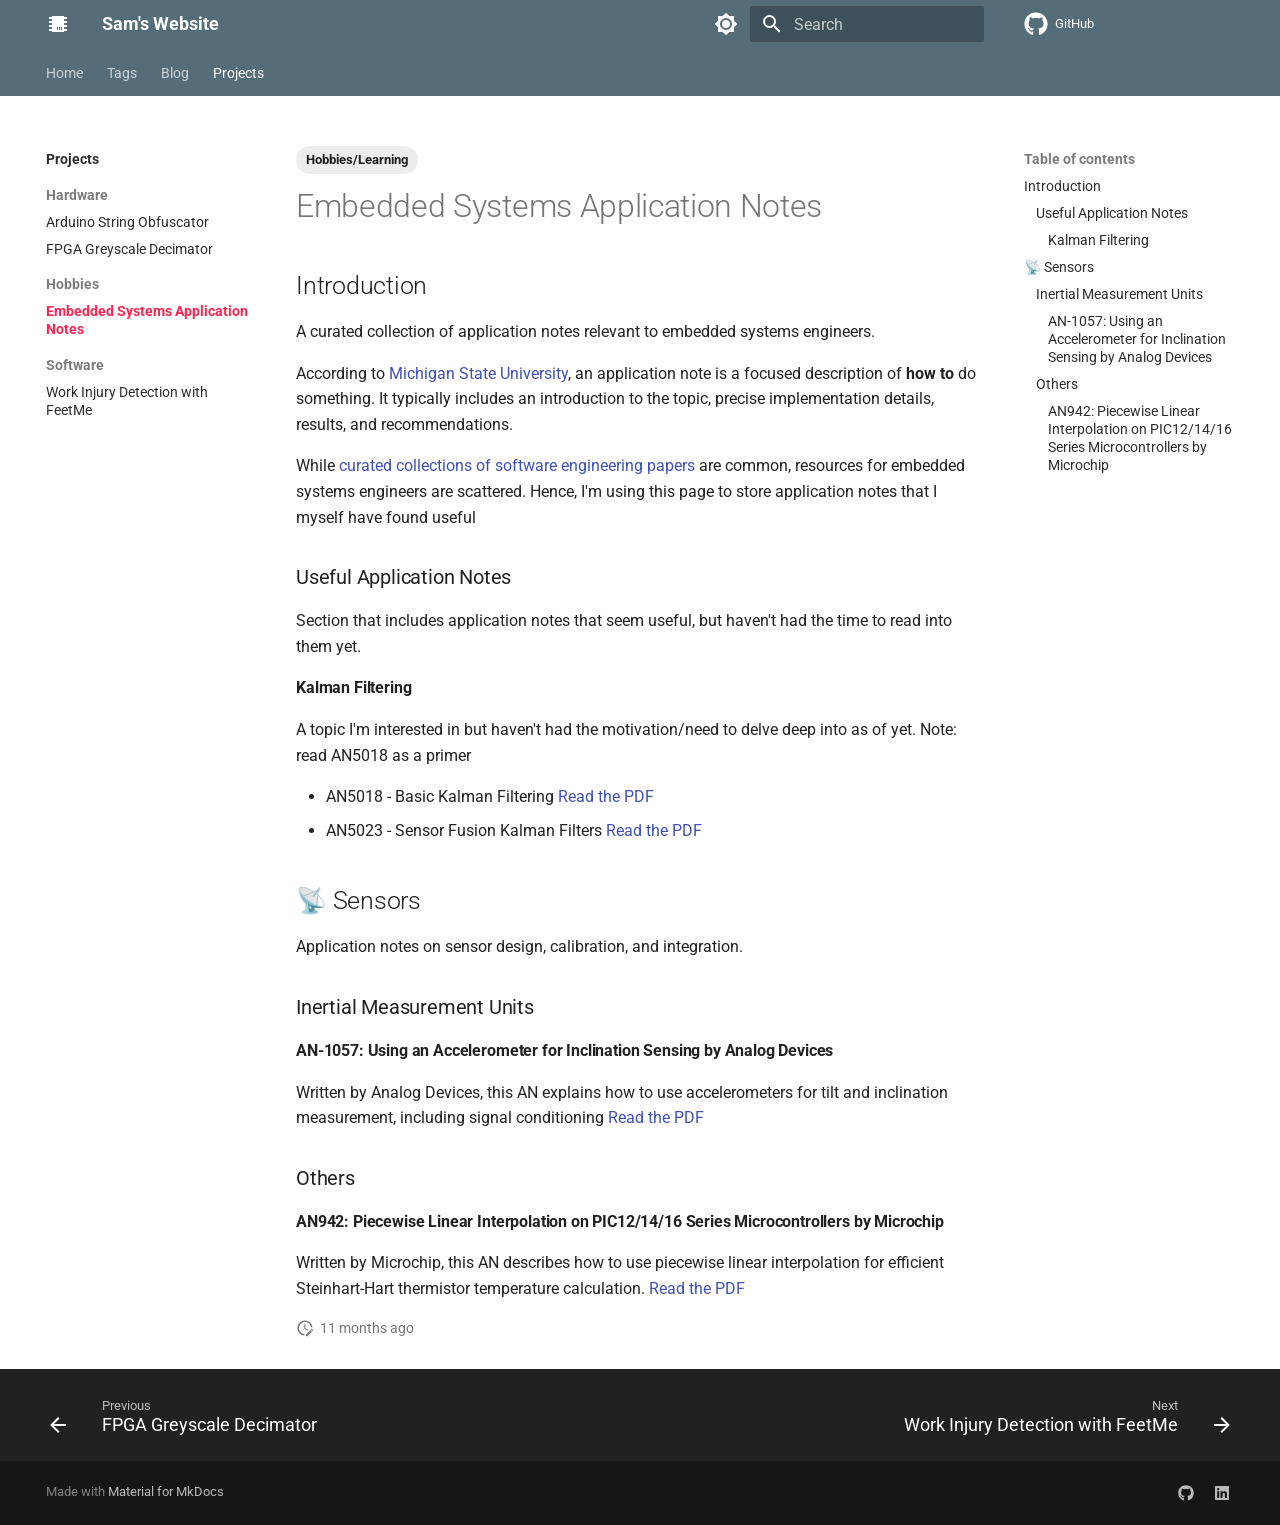
<file: projects/hobbies/embedded-systems-app-notes/index.html>
<!DOCTYPE html><html lang="en" class="no-js"><head>
    
      <meta charset="utf-8">
      <meta name="viewport" content="width=device-width,initial-scale=1">
      
        <meta name="description" content="A collection of Application Notes relevant to Embedded Systems that I've found useful">
      
      
      
        <link rel="canonical" href="https://flamerten.github.io/website/projects/hobbies/embedded-systems-app-notes/">
      
      
        <link rel="prev" href="../../hardware/fpga-greyscale-decimator/">
      
      
        <link rel="next" href="../../software/work-injury-feetme/">
      
      
        
      
      
      <link rel="icon" href="../../../assets/images/favicon.png">
      <meta name="generator" content="mkdocs-1.6.1, mkdocs-material-9.7.1">
    
    
      
        <title>Embedded Systems Application Notes - Sam's Website</title>
      
    
    
      <link rel="stylesheet" href="../../../assets/stylesheets/main.484c7ddc.min.css">
      
        
        <link rel="stylesheet" href="../../../assets/stylesheets/palette.ab4e12ef.min.css">
      
      


    
    
      
    
    
      
        
        
        <link rel="preconnect" href="https://fonts.gstatic.com" crossorigin>
        <link rel="stylesheet" href="https://fonts.googleapis.com/css?family=Roboto:300,300i,400,400i,700,700i%7CRoboto+Mono:400,400i,700,700i&amp;display=fallback">
        <style>:root{--md-text-font:"Roboto";--md-code-font:"Roboto Mono"}</style>
      
    
    
      <link rel="stylesheet" href="../../../css/timeago.css">
    
      <link rel="stylesheet" href="../../../stylesheets/form.css">
    
      <link rel="stylesheet" href="../../../stylesheets/project.css">
    
      <link rel="stylesheet" href="../../../stylesheets/misc.css">
    
      <link rel="stylesheet" href="../../../assets/stylesheets/obsidian.min.css">
    
      <link rel="stylesheet" href="../../../assets/stylesheets/obsidian.min.css.map">
    
    <script>__md_scope=new URL("../../..",location),__md_hash=e=>[...e].reduce(((e,_)=>(e<<5)-e+_.charCodeAt(0)),0),__md_get=(e,_=localStorage,t=__md_scope)=>JSON.parse(_.getItem(t.pathname+"."+e)),__md_set=(e,_,t=localStorage,a=__md_scope)=>{try{t.setItem(a.pathname+"."+e,JSON.stringify(_))}catch(e){}}</script>
    
      
  


  
  

<script id="__analytics">function __md_analytics(){function e(){dataLayer.push(arguments)}window.dataLayer=window.dataLayer||[],e("js",new Date),e("config","G-2GD8459XC7"),document.addEventListener("DOMContentLoaded",(function(){document.forms.search&&document.forms.search.query.addEventListener("blur",(function(){this.value&&e("event","search",{search_term:this.value})}));document$.subscribe((function(){var t=document.forms.feedback;if(void 0!==t)for(var a of t.querySelectorAll("[type=submit]"))a.addEventListener("click",(function(a){a.preventDefault();var n=document.location.pathname,d=this.getAttribute("data-md-value");e("event","feedback",{page:n,data:d}),t.firstElementChild.disabled=!0;var r=t.querySelector(".md-feedback__note [data-md-value='"+d+"']");r&&(r.hidden=!1)})),t.hidden=!1})),location$.subscribe((function(t){e("config","G-2GD8459XC7",{page_path:t.pathname})}))}));var t=document.createElement("script");t.async=!0,t.src="https://www.googletagmanager.com/gtag/js?id=G-2GD8459XC7",document.getElementById("__analytics").insertAdjacentElement("afterEnd",t)}</script>
  
    <script>"undefined"!=typeof __md_analytics&&__md_analytics()</script>
  

    
    
  <link href="../../../assets/stylesheets/glightbox.min.css" rel="stylesheet"><script src="../../../assets/javascripts/glightbox.min.js"></script><style id="glightbox-style">
            html.glightbox-open { overflow: initial; height: 100%; }
            .gslide-title { margin-top: 0px; user-select: text; }
            .gslide-desc { color: #666; user-select: text; }
            .gslide-image img { background: white; }
            .gscrollbar-fixer { padding-right: 15px; }
            .gdesc-inner { font-size: 0.75rem; }
            body[data-md-color-scheme="slate"] .gdesc-inner { background: var(--md-default-bg-color); }
            body[data-md-color-scheme="slate"] .gslide-title { color: var(--md-default-fg-color); }
            body[data-md-color-scheme="slate"] .gslide-desc { color: var(--md-default-fg-color); }
        </style></head>
  
  
    
    
      
    
    
    
    
    <body dir="ltr" data-md-color-scheme="default" data-md-color-primary="blue-grey" data-md-color-accent="red">
  
    
    <input class="md-toggle" data-md-toggle="drawer" type="checkbox" id="__drawer" autocomplete="off">
    <input class="md-toggle" data-md-toggle="search" type="checkbox" id="__search" autocomplete="off">
    <label class="md-overlay" for="__drawer"></label>
    <div data-md-component="skip">
      
        
        <a href="#embedded-systems-application-notes" class="md-skip">
          Skip to content
        </a>
      
    </div>
    <div data-md-component="announce">
      
    </div>
    
    
      

<header class="md-header" data-md-component="header">
  <nav class="md-header__inner md-grid" aria-label="Header">
    <a href="../../.." title="Sam's Website" class="md-header__button md-logo" aria-label="Sam's Website" data-md-component="logo">
      
  
  <svg xmlns="http://www.w3.org/2000/svg" viewBox="0 0 24 24"><path d="M6 4h12v1h3v2h-3v2h3v2h-3v2h3v2h-3v2h3v2h-3v1H6v-1H3v-2h3v-2H3v-2h3v-2H3V9h3V7H3V5h3zm5 11v3h1v-3zm2 0v3h1v-3zm2 0v3h1v-3z"></path></svg>

    </a>
    <label class="md-header__button md-icon" for="__drawer">
      
      <svg xmlns="http://www.w3.org/2000/svg" viewBox="0 0 24 24"><path d="M3 6h18v2H3zm0 5h18v2H3zm0 5h18v2H3z"></path></svg>
    </label>
    <div class="md-header__title" data-md-component="header-title">
      <div class="md-header__ellipsis">
        <div class="md-header__topic">
          <span class="md-ellipsis">
            Sam's Website
          </span>
        </div>
        <div class="md-header__topic" data-md-component="header-topic">
          <span class="md-ellipsis">
            
              Embedded Systems Application Notes
            
          </span>
        </div>
      </div>
    </div>
    
      
        <form class="md-header__option" data-md-component="palette">
  
    
    
    
    <input class="md-option" data-md-color-media="" data-md-color-scheme="default" data-md-color-primary="blue-grey" data-md-color-accent="red" aria-label="Switch to dark mode" type="radio" name="__palette" id="__palette_0">
    
      <label class="md-header__button md-icon" title="Switch to dark mode" for="__palette_1" hidden>
        <svg xmlns="http://www.w3.org/2000/svg" viewBox="0 0 24 24"><path d="M12 8a4 4 0 0 0-4 4 4 4 0 0 0 4 4 4 4 0 0 0 4-4 4 4 0 0 0-4-4m0 10a6 6 0 0 1-6-6 6 6 0 0 1 6-6 6 6 0 0 1 6 6 6 6 0 0 1-6 6m8-9.31V4h-4.69L12 .69 8.69 4H4v4.69L.69 12 4 15.31V20h4.69L12 23.31 15.31 20H20v-4.69L23.31 12z"></path></svg>
      </label>
    
  
    
    
    
    <input class="md-option" data-md-color-media="" data-md-color-scheme="slate" data-md-color-primary="blue-grey" data-md-color-accent="deep-orange" aria-label="Switch to light mode" type="radio" name="__palette" id="__palette_1">
    
      <label class="md-header__button md-icon" title="Switch to light mode" for="__palette_0" hidden>
        <svg xmlns="http://www.w3.org/2000/svg" viewBox="0 0 24 24"><path d="M12 18c-.89 0-1.74-.2-2.5-.55C11.56 16.5 13 14.42 13 12s-1.44-4.5-3.5-5.45C10.26 6.2 11.11 6 12 6a6 6 0 0 1 6 6 6 6 0 0 1-6 6m8-9.31V4h-4.69L12 .69 8.69 4H4v4.69L.69 12 4 15.31V20h4.69L12 23.31 15.31 20H20v-4.69L23.31 12z"></path></svg>
      </label>
    
  
</form>
      
    
    
      <script>var palette=__md_get("__palette");if(palette&&palette.color){if("(prefers-color-scheme)"===palette.color.media){var media=matchMedia("(prefers-color-scheme: light)"),input=document.querySelector(media.matches?"[data-md-color-media='(prefers-color-scheme: light)']":"[data-md-color-media='(prefers-color-scheme: dark)']");palette.color.media=input.getAttribute("data-md-color-media"),palette.color.scheme=input.getAttribute("data-md-color-scheme"),palette.color.primary=input.getAttribute("data-md-color-primary"),palette.color.accent=input.getAttribute("data-md-color-accent")}for(var[key,value]of Object.entries(palette.color))document.body.setAttribute("data-md-color-"+key,value)}</script>
    
    
    
      
      
        <label class="md-header__button md-icon" for="__search">
          
          <svg xmlns="http://www.w3.org/2000/svg" viewBox="0 0 24 24"><path d="M9.5 3A6.5 6.5 0 0 1 16 9.5c0 1.61-.59 3.09-1.56 4.23l.27.27h.79l5 5-1.5 1.5-5-5v-.79l-.27-.27A6.52 6.52 0 0 1 9.5 16 6.5 6.5 0 0 1 3 9.5 6.5 6.5 0 0 1 9.5 3m0 2C7 5 5 7 5 9.5S7 14 9.5 14 14 12 14 9.5 12 5 9.5 5"></path></svg>
        </label>
        <div class="md-search" data-md-component="search" role="dialog">
  <label class="md-search__overlay" for="__search"></label>
  <div class="md-search__inner" role="search">
    <form class="md-search__form" name="search">
      <input type="text" class="md-search__input" name="query" aria-label="Search" placeholder="Search" autocapitalize="off" autocorrect="off" autocomplete="off" spellcheck="false" data-md-component="search-query" required>
      <label class="md-search__icon md-icon" for="__search">
        
        <svg xmlns="http://www.w3.org/2000/svg" viewBox="0 0 24 24"><path d="M9.5 3A6.5 6.5 0 0 1 16 9.5c0 1.61-.59 3.09-1.56 4.23l.27.27h.79l5 5-1.5 1.5-5-5v-.79l-.27-.27A6.52 6.52 0 0 1 9.5 16 6.5 6.5 0 0 1 3 9.5 6.5 6.5 0 0 1 9.5 3m0 2C7 5 5 7 5 9.5S7 14 9.5 14 14 12 14 9.5 12 5 9.5 5"></path></svg>
        
        <svg xmlns="http://www.w3.org/2000/svg" viewBox="0 0 24 24"><path d="M20 11v2H8l5.5 5.5-1.42 1.42L4.16 12l7.92-7.92L13.5 5.5 8 11z"></path></svg>
      </label>
      <nav class="md-search__options" aria-label="Search">
        
        <button type="reset" class="md-search__icon md-icon" title="Clear" aria-label="Clear" tabindex="-1">
          
          <svg xmlns="http://www.w3.org/2000/svg" viewBox="0 0 24 24"><path d="M19 6.41 17.59 5 12 10.59 6.41 5 5 6.41 10.59 12 5 17.59 6.41 19 12 13.41 17.59 19 19 17.59 13.41 12z"></path></svg>
        </button>
      </nav>
      
    </form>
    <div class="md-search__output">
      <div class="md-search__scrollwrap" tabindex="0" data-md-scrollfix>
        <div class="md-search-result" data-md-component="search-result">
          <div class="md-search-result__meta">
            Initializing search
          </div>
          <ol class="md-search-result__list" role="presentation"></ol>
        </div>
      </div>
    </div>
  </div>
</div>
      
    
    
      <div class="md-header__source">
        <a href="https://github.com/flamerten" title="Go to repository" class="md-source" data-md-component="source">
  <div class="md-source__icon md-icon">
    
    <svg xmlns="http://www.w3.org/2000/svg" viewBox="0 0 512 512"><!--! Font Awesome Free 7.1.0 by @fontawesome - https://fontawesome.com License - https://fontawesome.com/license/free (Icons: CC BY 4.0, Fonts: SIL OFL 1.1, Code: MIT License) Copyright 2025 Fonticons, Inc.--><path d="M173.9 397.4c0 2-2.3 3.6-5.2 3.6-3.3.3-5.6-1.3-5.6-3.6 0-2 2.3-3.6 5.2-3.6 3-.3 5.6 1.3 5.6 3.6m-31.1-4.5c-.7 2 1.3 4.3 4.3 4.9 2.6 1 5.6 0 6.2-2s-1.3-4.3-4.3-5.2c-2.6-.7-5.5.3-6.2 2.3m44.2-1.7c-2.9.7-4.9 2.6-4.6 4.9.3 2 2.9 3.3 5.9 2.6 2.9-.7 4.9-2.6 4.6-4.6-.3-1.9-3-3.2-5.9-2.9M252.8 8C114.1 8 8 113.3 8 252c0 110.9 69.8 205.8 169.5 239.2 12.8 2.3 17.3-5.6 17.3-12.1 0-6.2-.3-40.4-.3-61.4 0 0-70 15-84.7-29.8 0 0-11.4-29.1-27.8-36.6 0 0-22.9-15.7 1.6-15.4 0 0 24.9 2 38.6 25.8 21.9 38.6 58.6 27.5 72.9 20.9 2.3-16 8.8-27.1 16-33.7-55.9-6.2-112.3-14.3-112.3-110.5 0-27.5 7.6-41.3 23.6-58.9-2.6-6.5-11.1-33.3 2.6-67.9 20.9-6.5 69 27 69 27 20-5.6 41.5-8.5 62.8-8.5s42.8 2.9 62.8 8.5c0 0 48.1-33.6 69-27 13.7 34.7 5.2 61.4 2.6 67.9 16 17.7 25.8 31.5 25.8 58.9 0 96.5-58.9 104.2-114.8 110.5 9.2 7.9 17 22.9 17 46.4 0 33.7-.3 75.4-.3 83.6 0 6.5 4.6 14.4 17.3 12.1C436.2 457.8 504 362.9 504 252 504 113.3 391.5 8 252.8 8M105.2 352.9c-1.3 1-1 3.3.7 5.2 1.6 1.6 3.9 2.3 5.2 1 1.3-1 1-3.3-.7-5.2-1.6-1.6-3.9-2.3-5.2-1m-10.8-8.1c-.7 1.3.3 2.9 2.3 3.9 1.6 1 3.6.7 4.3-.7.7-1.3-.3-2.9-2.3-3.9-2-.6-3.6-.3-4.3.7m32.4 35.6c-1.6 1.3-1 4.3 1.3 6.2 2.3 2.3 5.2 2.6 6.5 1 1.3-1.3.7-4.3-1.3-6.2-2.2-2.3-5.2-2.6-6.5-1m-11.4-14.7c-1.6 1-1.6 3.6 0 5.9s4.3 3.3 5.6 2.3c1.6-1.3 1.6-3.9 0-6.2-1.4-2.3-4-3.3-5.6-2"></path></svg>
  </div>
  <div class="md-source__repository">
    GitHub
  </div>
</a>
      </div>
    
  </nav>
  
</header>
    
    <div class="md-container" data-md-component="container">
      
      
        
          
            
<nav class="md-tabs" aria-label="Tabs" data-md-component="tabs">
  <div class="md-grid">
    <ul class="md-tabs__list">
      
        
  
  
  
  
    <li class="md-tabs__item">
      <a href="../../.." class="md-tabs__link">
        
  
  
    
  
  Home

      </a>
    </li>
  

      
        
  
  
  
  
    <li class="md-tabs__item">
      <a href="../../../tags/" class="md-tabs__link">
        
  
  
    
  
  Tags

      </a>
    </li>
  

      
        
  
  
  
  
    
    
      <li class="md-tabs__item">
        <a href="../../../blog/" class="md-tabs__link">
          
  
  
    
  
  Blog

        </a>
      </li>
    
  

      
        
  
  
  
    
  
  
    
    
      <li class="md-tabs__item md-tabs__item--active">
        <a href="../../" class="md-tabs__link">
          
  
  
    
  
  Projects

        </a>
      </li>
    
  

      
    </ul>
  </div>
</nav>
          
        
      
      <main class="md-main" data-md-component="main">
        <div class="md-main__inner md-grid">
          
            
              
              <div class="md-sidebar md-sidebar--primary" data-md-component="sidebar" data-md-type="navigation">
                <div class="md-sidebar__scrollwrap">
                  <div class="md-sidebar__inner">
                    


  


<nav class="md-nav md-nav--primary md-nav--lifted" aria-label="Navigation" data-md-level="0">
  <label class="md-nav__title" for="__drawer">
    <a href="../../.." title="Sam's Website" class="md-nav__button md-logo" aria-label="Sam's Website" data-md-component="logo">
      
  
  <svg xmlns="http://www.w3.org/2000/svg" viewBox="0 0 24 24"><path d="M6 4h12v1h3v2h-3v2h3v2h-3v2h3v2h-3v2h3v2h-3v1H6v-1H3v-2h3v-2H3v-2h3v-2H3V9h3V7H3V5h3zm5 11v3h1v-3zm2 0v3h1v-3zm2 0v3h1v-3z"></path></svg>

    </a>
    Sam's Website
  </label>
  
    <div class="md-nav__source">
      <a href="https://github.com/flamerten" title="Go to repository" class="md-source" data-md-component="source">
  <div class="md-source__icon md-icon">
    
    <svg xmlns="http://www.w3.org/2000/svg" viewBox="0 0 512 512"><!--! Font Awesome Free 7.1.0 by @fontawesome - https://fontawesome.com License - https://fontawesome.com/license/free (Icons: CC BY 4.0, Fonts: SIL OFL 1.1, Code: MIT License) Copyright 2025 Fonticons, Inc.--><path d="M173.9 397.4c0 2-2.3 3.6-5.2 3.6-3.3.3-5.6-1.3-5.6-3.6 0-2 2.3-3.6 5.2-3.6 3-.3 5.6 1.3 5.6 3.6m-31.1-4.5c-.7 2 1.3 4.3 4.3 4.9 2.6 1 5.6 0 6.2-2s-1.3-4.3-4.3-5.2c-2.6-.7-5.5.3-6.2 2.3m44.2-1.7c-2.9.7-4.9 2.6-4.6 4.9.3 2 2.9 3.3 5.9 2.6 2.9-.7 4.9-2.6 4.6-4.6-.3-1.9-3-3.2-5.9-2.9M252.8 8C114.1 8 8 113.3 8 252c0 110.9 69.8 205.8 169.5 239.2 12.8 2.3 17.3-5.6 17.3-12.1 0-6.2-.3-40.4-.3-61.4 0 0-70 15-84.7-29.8 0 0-11.4-29.1-27.8-36.6 0 0-22.9-15.7 1.6-15.4 0 0 24.9 2 38.6 25.8 21.9 38.6 58.6 27.5 72.9 20.9 2.3-16 8.8-27.1 16-33.7-55.9-6.2-112.3-14.3-112.3-110.5 0-27.5 7.6-41.3 23.6-58.9-2.6-6.5-11.1-33.3 2.6-67.9 20.9-6.5 69 27 69 27 20-5.6 41.5-8.5 62.8-8.5s42.8 2.9 62.8 8.5c0 0 48.1-33.6 69-27 13.7 34.7 5.2 61.4 2.6 67.9 16 17.7 25.8 31.5 25.8 58.9 0 96.5-58.9 104.2-114.8 110.5 9.2 7.9 17 22.9 17 46.4 0 33.7-.3 75.4-.3 83.6 0 6.5 4.6 14.4 17.3 12.1C436.2 457.8 504 362.9 504 252 504 113.3 391.5 8 252.8 8M105.2 352.9c-1.3 1-1 3.3.7 5.2 1.6 1.6 3.9 2.3 5.2 1 1.3-1 1-3.3-.7-5.2-1.6-1.6-3.9-2.3-5.2-1m-10.8-8.1c-.7 1.3.3 2.9 2.3 3.9 1.6 1 3.6.7 4.3-.7.7-1.3-.3-2.9-2.3-3.9-2-.6-3.6-.3-4.3.7m32.4 35.6c-1.6 1.3-1 4.3 1.3 6.2 2.3 2.3 5.2 2.6 6.5 1 1.3-1.3.7-4.3-1.3-6.2-2.2-2.3-5.2-2.6-6.5-1m-11.4-14.7c-1.6 1-1.6 3.6 0 5.9s4.3 3.3 5.6 2.3c1.6-1.3 1.6-3.9 0-6.2-1.4-2.3-4-3.3-5.6-2"></path></svg>
  </div>
  <div class="md-source__repository">
    GitHub
  </div>
</a>
    </div>
  
  <ul class="md-nav__list" data-md-scrollfix>
    
      
      
  
  
  
  
    <li class="md-nav__item">
      <a href="../../.." class="md-nav__link">
        
  
  
  <span class="md-ellipsis">
    
  
    Home
  

    
  </span>
  
  

      </a>
    </li>
  

    
      
      
  
  
  
  
    <li class="md-nav__item">
      <a href="../../../tags/" class="md-nav__link">
        
  
  
  <span class="md-ellipsis">
    
  
    Tags
  

    
  </span>
  
  

      </a>
    </li>
  

    
      
      
  
  
  
  
    
    
      
        
          
        
      
        
      
    
    
    
      
      
        
      
    
    
    <li class="md-nav__item md-nav__item--nested">
      
        
        
          
        
        <input class="md-nav__toggle md-toggle md-toggle--indeterminate" type="checkbox" id="__nav_3">
        
          
          <div class="md-nav__link md-nav__container">
            <a href="../../../blog/" class="md-nav__link ">
              
  
  
  <span class="md-ellipsis">
    
  
    Blog
  

    
  </span>
  
  

            </a>
            
              
              <label class="md-nav__link " for="__nav_3" id="__nav_3_label" tabindex="0">
                <span class="md-nav__icon md-icon"></span>
              </label>
            
          </div>
        
        <nav class="md-nav" data-md-level="1" aria-labelledby="__nav_3_label" aria-expanded="false">
          <label class="md-nav__title" for="__nav_3">
            <span class="md-nav__icon md-icon"></span>
            
  
    Blog
  

          </label>
          <ul class="md-nav__list" data-md-scrollfix>
            
              
            
              
                
  
  
  
  
    
    
      
        
      
    
    
    
      
      
        
      
    
    
    <li class="md-nav__item md-nav__item--nested">
      
        
        
          
        
        <input class="md-nav__toggle md-toggle md-toggle--indeterminate" type="checkbox" id="__nav_3_2">
        
          
          <label class="md-nav__link" for="__nav_3_2" id="__nav_3_2_label" tabindex="0">
            
  
  
  <span class="md-ellipsis">
    
  
    Archive
  

    
  </span>
  
  

            <span class="md-nav__icon md-icon"></span>
          </label>
        
        <nav class="md-nav" data-md-level="2" aria-labelledby="__nav_3_2_label" aria-expanded="false">
          <label class="md-nav__title" for="__nav_3_2">
            <span class="md-nav__icon md-icon"></span>
            
  
    Archive
  

          </label>
          <ul class="md-nav__list" data-md-scrollfix>
            
              
                
  
  
  
    
  
  
    <li class="md-nav__item">
      <a href="../../../blog/archive/2026/" class="md-nav__link">
        
  
  
  <span class="md-ellipsis">
    
  
    2026
  

    
  </span>
  
  

      </a>
    </li>
  

              
            
          </ul>
        </nav>
      
    </li>
  

              
            
          </ul>
        </nav>
      
    </li>
  

    
      
      
  
  
    
  
  
  
    
    
      
        
          
        
      
        
      
        
      
        
      
    
    
    
      
        
        
      
      
        
      
    
    
    <li class="md-nav__item md-nav__item--active md-nav__item--section md-nav__item--nested">
      
        
        
        <input class="md-nav__toggle md-toggle " type="checkbox" id="__nav_4" checked>
        
          
          <div class="md-nav__link md-nav__container">
            <a href="../../" class="md-nav__link ">
              
  
  
  <span class="md-ellipsis">
    
  
    Projects
  

    
  </span>
  
  

            </a>
            
              
              <label class="md-nav__link " for="__nav_4" id="__nav_4_label" tabindex="">
                <span class="md-nav__icon md-icon"></span>
              </label>
            
          </div>
        
        <nav class="md-nav" data-md-level="1" aria-labelledby="__nav_4_label" aria-expanded="true">
          <label class="md-nav__title" for="__nav_4">
            <span class="md-nav__icon md-icon"></span>
            
  
    Projects
  

          </label>
          <ul class="md-nav__list" data-md-scrollfix>
            
              
            
              
                
  
  
  
  
    
    
      
        
      
        
      
    
    
    
      
      
        
          
          
        
      
    
    
    <li class="md-nav__item md-nav__item--section md-nav__item--nested">
      
        
        
          
        
        <input class="md-nav__toggle md-toggle md-toggle--indeterminate" type="checkbox" id="__nav_4_2">
        
          
          <label class="md-nav__link" for="__nav_4_2" id="__nav_4_2_label" tabindex="">
            
  
  
  <span class="md-ellipsis">
    
  
    Hardware
  

    
  </span>
  
  

            <span class="md-nav__icon md-icon"></span>
          </label>
        
        <nav class="md-nav" data-md-level="2" aria-labelledby="__nav_4_2_label" aria-expanded="false">
          <label class="md-nav__title" for="__nav_4_2">
            <span class="md-nav__icon md-icon"></span>
            
  
    Hardware
  

          </label>
          <ul class="md-nav__list" data-md-scrollfix>
            
              
                
  
  
  
  
    <li class="md-nav__item">
      <a href="../../hardware/arduino-string-obfuscator/" class="md-nav__link">
        
  
  
  <span class="md-ellipsis">
    
  
    Arduino String Obfuscator
  

    
  </span>
  
  

      </a>
    </li>
  

              
            
              
                
  
  
  
  
    <li class="md-nav__item">
      <a href="../../hardware/fpga-greyscale-decimator/" class="md-nav__link">
        
  
  
  <span class="md-ellipsis">
    
  
    FPGA Greyscale Decimator
  

    
  </span>
  
  

      </a>
    </li>
  

              
            
          </ul>
        </nav>
      
    </li>
  

              
            
              
                
  
  
    
  
  
  
    
    
      
        
      
    
    
    
      
      
        
          
          
        
      
    
    
    <li class="md-nav__item md-nav__item--active md-nav__item--section md-nav__item--nested">
      
        
        
        <input class="md-nav__toggle md-toggle " type="checkbox" id="__nav_4_3" checked>
        
          
          <label class="md-nav__link" for="__nav_4_3" id="__nav_4_3_label" tabindex="">
            
  
  
  <span class="md-ellipsis">
    
  
    Hobbies
  

    
  </span>
  
  

            <span class="md-nav__icon md-icon"></span>
          </label>
        
        <nav class="md-nav" data-md-level="2" aria-labelledby="__nav_4_3_label" aria-expanded="true">
          <label class="md-nav__title" for="__nav_4_3">
            <span class="md-nav__icon md-icon"></span>
            
  
    Hobbies
  

          </label>
          <ul class="md-nav__list" data-md-scrollfix>
            
              
                
  
  
    
  
  
  
    <li class="md-nav__item md-nav__item--active">
      
      <input class="md-nav__toggle md-toggle" type="checkbox" id="__toc">
      
      
        
      
      
        <label class="md-nav__link md-nav__link--active" for="__toc">
          
  
  
  <span class="md-ellipsis">
    
  
    Embedded Systems Application Notes
  

    
  </span>
  
  

          <span class="md-nav__icon md-icon"></span>
        </label>
      
      <a href="./" class="md-nav__link md-nav__link--active">
        
  
  
  <span class="md-ellipsis">
    
  
    Embedded Systems Application Notes
  

    
  </span>
  
  

      </a>
      
        

<nav class="md-nav md-nav--secondary" aria-label="Table of contents">
  
  
  
    
  
  
    <label class="md-nav__title" for="__toc">
      <span class="md-nav__icon md-icon"></span>
      Table of contents
    </label>
    <ul class="md-nav__list" data-md-component="toc" data-md-scrollfix>
      
        <li class="md-nav__item">
  <a href="#introduction" class="md-nav__link">
    <span class="md-ellipsis">
      
        Introduction
      
    </span>
  </a>
  
    <nav class="md-nav" aria-label="Introduction">
      <ul class="md-nav__list">
        
          <li class="md-nav__item">
  <a href="#useful-application-notes" class="md-nav__link">
    <span class="md-ellipsis">
      
        Useful Application Notes
      
    </span>
  </a>
  
    <nav class="md-nav" aria-label="Useful Application Notes">
      <ul class="md-nav__list">
        
          <li class="md-nav__item">
  <a href="#kalman-filtering" class="md-nav__link">
    <span class="md-ellipsis">
      
        Kalman Filtering
      
    </span>
  </a>
  
</li>
        
      </ul>
    </nav>
  
</li>
        
      </ul>
    </nav>
  
</li>
      
        <li class="md-nav__item">
  <a href="#sensors" class="md-nav__link">
    <span class="md-ellipsis">
      
        📡 Sensors
      
    </span>
  </a>
  
    <nav class="md-nav" aria-label="📡 Sensors">
      <ul class="md-nav__list">
        
          <li class="md-nav__item">
  <a href="#inertial-measurement-units" class="md-nav__link">
    <span class="md-ellipsis">
      
        Inertial Measurement Units
      
    </span>
  </a>
  
    <nav class="md-nav" aria-label="Inertial Measurement Units">
      <ul class="md-nav__list">
        
          <li class="md-nav__item">
  <a href="#an-1057-using-an-accelerometer-for-inclination-sensing-by-analog-devices" class="md-nav__link">
    <span class="md-ellipsis">
      
        AN-1057: Using an Accelerometer for Inclination Sensing by Analog Devices
      
    </span>
  </a>
  
</li>
        
      </ul>
    </nav>
  
</li>
        
          <li class="md-nav__item">
  <a href="#others" class="md-nav__link">
    <span class="md-ellipsis">
      
        Others
      
    </span>
  </a>
  
    <nav class="md-nav" aria-label="Others">
      <ul class="md-nav__list">
        
          <li class="md-nav__item">
  <a href="#an942-piecewise-linear-interpolation-on-pic121416-series-microcontrollers-by-microchip" class="md-nav__link">
    <span class="md-ellipsis">
      
        AN942: Piecewise Linear Interpolation on PIC12/14/16 Series Microcontrollers by Microchip
      
    </span>
  </a>
  
</li>
        
      </ul>
    </nav>
  
</li>
        
      </ul>
    </nav>
  
</li>
      
    </ul>
  
</nav>
      
    </li>
  

              
            
          </ul>
        </nav>
      
    </li>
  

              
            
              
                
  
  
  
  
    
    
      
        
      
    
    
    
      
      
        
          
          
        
      
    
    
    <li class="md-nav__item md-nav__item--section md-nav__item--nested">
      
        
        
          
        
        <input class="md-nav__toggle md-toggle md-toggle--indeterminate" type="checkbox" id="__nav_4_4">
        
          
          <label class="md-nav__link" for="__nav_4_4" id="__nav_4_4_label" tabindex="">
            
  
  
  <span class="md-ellipsis">
    
  
    Software
  

    
  </span>
  
  

            <span class="md-nav__icon md-icon"></span>
          </label>
        
        <nav class="md-nav" data-md-level="2" aria-labelledby="__nav_4_4_label" aria-expanded="false">
          <label class="md-nav__title" for="__nav_4_4">
            <span class="md-nav__icon md-icon"></span>
            
  
    Software
  

          </label>
          <ul class="md-nav__list" data-md-scrollfix>
            
              
                
  
  
  
  
    <li class="md-nav__item">
      <a href="../../software/work-injury-feetme/" class="md-nav__link">
        
  
  
  <span class="md-ellipsis">
    
  
    Work Injury Detection with FeetMe
  

    
  </span>
  
  

      </a>
    </li>
  

              
            
          </ul>
        </nav>
      
    </li>
  

              
            
          </ul>
        </nav>
      
    </li>
  

    
  </ul>
</nav>
                  </div>
                </div>
              </div>
            
            
              
              <div class="md-sidebar md-sidebar--secondary" data-md-component="sidebar" data-md-type="toc">
                <div class="md-sidebar__scrollwrap">
                  <div class="md-sidebar__inner">
                    

<nav class="md-nav md-nav--secondary" aria-label="Table of contents">
  
  
  
    
  
  
    <label class="md-nav__title" for="__toc">
      <span class="md-nav__icon md-icon"></span>
      Table of contents
    </label>
    <ul class="md-nav__list" data-md-component="toc" data-md-scrollfix>
      
        <li class="md-nav__item">
  <a href="#introduction" class="md-nav__link">
    <span class="md-ellipsis">
      
        Introduction
      
    </span>
  </a>
  
    <nav class="md-nav" aria-label="Introduction">
      <ul class="md-nav__list">
        
          <li class="md-nav__item">
  <a href="#useful-application-notes" class="md-nav__link">
    <span class="md-ellipsis">
      
        Useful Application Notes
      
    </span>
  </a>
  
    <nav class="md-nav" aria-label="Useful Application Notes">
      <ul class="md-nav__list">
        
          <li class="md-nav__item">
  <a href="#kalman-filtering" class="md-nav__link">
    <span class="md-ellipsis">
      
        Kalman Filtering
      
    </span>
  </a>
  
</li>
        
      </ul>
    </nav>
  
</li>
        
      </ul>
    </nav>
  
</li>
      
        <li class="md-nav__item">
  <a href="#sensors" class="md-nav__link">
    <span class="md-ellipsis">
      
        📡 Sensors
      
    </span>
  </a>
  
    <nav class="md-nav" aria-label="📡 Sensors">
      <ul class="md-nav__list">
        
          <li class="md-nav__item">
  <a href="#inertial-measurement-units" class="md-nav__link">
    <span class="md-ellipsis">
      
        Inertial Measurement Units
      
    </span>
  </a>
  
    <nav class="md-nav" aria-label="Inertial Measurement Units">
      <ul class="md-nav__list">
        
          <li class="md-nav__item">
  <a href="#an-1057-using-an-accelerometer-for-inclination-sensing-by-analog-devices" class="md-nav__link">
    <span class="md-ellipsis">
      
        AN-1057: Using an Accelerometer for Inclination Sensing by Analog Devices
      
    </span>
  </a>
  
</li>
        
      </ul>
    </nav>
  
</li>
        
          <li class="md-nav__item">
  <a href="#others" class="md-nav__link">
    <span class="md-ellipsis">
      
        Others
      
    </span>
  </a>
  
    <nav class="md-nav" aria-label="Others">
      <ul class="md-nav__list">
        
          <li class="md-nav__item">
  <a href="#an942-piecewise-linear-interpolation-on-pic121416-series-microcontrollers-by-microchip" class="md-nav__link">
    <span class="md-ellipsis">
      
        AN942: Piecewise Linear Interpolation on PIC12/14/16 Series Microcontrollers by Microchip
      
    </span>
  </a>
  
</li>
        
      </ul>
    </nav>
  
</li>
        
      </ul>
    </nav>
  
</li>
      
    </ul>
  
</nav>
                  </div>
                </div>
              </div>
            
          
          
            <div class="md-content" data-md-component="content">
              
              <article class="md-content__inner md-typeset">
                
                  

  <nav class="md-tags">
    
      
      
      
      
        <a href="../../../tags/#tag:hobbies/learning" class="md-tag">Hobbies/Learning</a>
      
    
  </nav>



<h1 id="embedded-systems-application-notes">Embedded Systems Application Notes</h1>
<h2 id="introduction">Introduction</h2>
<p>A curated collection of application notes relevant to embedded systems engineers.</p>
<p>According to <a href="https://www.egr.msu.edu/classes/ece480/capstone/docs/app_note.html">Michigan State University</a>, an application note is a focused description of <strong>how to</strong> do something. It typically includes an introduction to the topic, precise implementation details, results, and recommendations.</p>
<p>While <a href="https://interviewready.io/blog/white-papers-worth-reading-for-software-engineers">curated collections of software engineering papers</a> are common, resources for embedded systems engineers are scattered. Hence, I'm using this page to store application notes that I myself have found useful</p>
<h3 id="useful-application-notes">Useful Application Notes</h3>
<p>Section that includes application notes that seem useful, but haven't had the time to read into them yet.</p>
<h4 id="kalman-filtering">Kalman Filtering</h4>
<p>A topic I'm interested in but haven't had the motivation/need to delve deep into as of yet. Note: read AN5018 as a primer </p>
<ul>
<li>AN5018 - Basic Kalman Filtering <a href="https://www.nxp.com/docs/en/application-note/AN5018.pdf">Read the PDF</a></li>
<li>AN5023 - Sensor Fusion Kalman Filters <a href="https://www.nxp.com/docs/en/application-note/AN5023.pdf">Read the PDF</a></li>
</ul>
<h2 id="sensors">📡 Sensors</h2>
<p>Application notes on sensor design, calibration, and integration.</p>
<h3 id="inertial-measurement-units">Inertial Measurement Units</h3>
<h4 id="an-1057-using-an-accelerometer-for-inclination-sensing-by-analog-devices">AN-1057: Using an Accelerometer for Inclination Sensing by Analog Devices</h4>
<p>Written by Analog Devices, this AN explains how to use accelerometers for tilt and inclination measurement, including signal conditioning <a href="https://www.analog.com/media/en/technical-documentation/app-notes/an-1057.pdf">Read the PDF</a></p>
<h3 id="others">Others</h3>
<h4 id="an942-piecewise-linear-interpolation-on-pic121416-series-microcontrollers-by-microchip">AN942: Piecewise Linear Interpolation on PIC12/14/16 Series Microcontrollers by Microchip</h4>
<p>Written by Microchip, this AN describes how to use piecewise linear interpolation for efficient Steinhart-Hart thermistor temperature calculation.  <a href="https://ww1.microchip.com/downloads/en/AppNotes/00942A.pdf">Read the PDF</a></p>







  
    
  
  


  <aside class="md-source-file">
    
      
  <span class="md-source-file__fact">
    <span class="md-icon" title="Last update">
      <svg xmlns="http://www.w3.org/2000/svg" viewBox="0 0 24 24"><path d="M21 13.1c-.1 0-.3.1-.4.2l-1 1 2.1 2.1 1-1c.2-.2.2-.6 0-.8l-1.3-1.3c-.1-.1-.2-.2-.4-.2m-1.9 1.8-6.1 6V23h2.1l6.1-6.1zM12.5 7v5.2l4 2.4-1 1L11 13V7zM11 21.9c-5.1-.5-9-4.8-9-9.9C2 6.5 6.5 2 12 2c5.3 0 9.6 4.1 10 9.3-.3-.1-.6-.2-1-.2s-.7.1-1 .2C19.6 7.2 16.2 4 12 4c-4.4 0-8 3.6-8 8 0 4.1 3.1 7.5 7.1 7.9l-.1.2z"></path></svg>
    </span>
    <span class="git-revision-date-localized-plugin git-revision-date-localized-plugin-timeago" title="January 3, 2026 09:45:05 UTC"><span class="timeago" datetime="2026-01-03T09:45:05+00:00" locale="en"></span></span><span class="git-revision-date-localized-plugin git-revision-date-localized-plugin-iso_date" title="January 3, 2026 09:45:05 UTC">2026-01-03</span>
  </span>

    
    
    
    
  </aside>


  




                
              </article>
            </div>
          
          
<script>var target=document.getElementById(location.hash.slice(1));target&&target.name&&(target.checked=target.name.startsWith("__tabbed_"))</script>
        </div>
        
          <button type="button" class="md-top md-icon" data-md-component="top" hidden>
  
  <svg xmlns="http://www.w3.org/2000/svg" viewBox="0 0 24 24"><path d="M13 20h-2V8l-5.5 5.5-1.42-1.42L12 4.16l7.92 7.92-1.42 1.42L13 8z"></path></svg>
  Back to top
</button>
        
      </main>
      
        <footer class="md-footer">
  
    
      
      <nav class="md-footer__inner md-grid" aria-label="Footer">
        
          
          <a href="../../hardware/fpga-greyscale-decimator/" class="md-footer__link md-footer__link--prev" aria-label="Previous: FPGA Greyscale Decimator">
            <div class="md-footer__button md-icon">
              
              <svg xmlns="http://www.w3.org/2000/svg" viewBox="0 0 24 24"><path d="M20 11v2H8l5.5 5.5-1.42 1.42L4.16 12l7.92-7.92L13.5 5.5 8 11z"></path></svg>
            </div>
            <div class="md-footer__title">
              <span class="md-footer__direction">
                Previous
              </span>
              <div class="md-ellipsis">
                FPGA Greyscale Decimator
              </div>
            </div>
          </a>
        
        
          
          <a href="../../software/work-injury-feetme/" class="md-footer__link md-footer__link--next" aria-label="Next: Work Injury Detection with FeetMe">
            <div class="md-footer__title">
              <span class="md-footer__direction">
                Next
              </span>
              <div class="md-ellipsis">
                Work Injury Detection with FeetMe
              </div>
            </div>
            <div class="md-footer__button md-icon">
              
              <svg xmlns="http://www.w3.org/2000/svg" viewBox="0 0 24 24"><path d="M4 11v2h12l-5.5 5.5 1.42 1.42L19.84 12l-7.92-7.92L10.5 5.5 16 11z"></path></svg>
            </div>
          </a>
        
      </nav>
    
  
  <div class="md-footer-meta md-typeset">
    <div class="md-footer-meta__inner md-grid">
      <div class="md-copyright">
  
  
    Made with
    <a href="https://squidfunk.github.io/mkdocs-material/" target="_blank" rel="noopener">
      Material for MkDocs
    </a>
  
</div>
      
        
<div class="md-social">
  
    
    
    
    
      
      
    
    <a href="https://github.com/flamerten" target="_blank" rel="noopener" title="github.com" class="md-social__link">
      <svg xmlns="http://www.w3.org/2000/svg" viewBox="0 0 512 512"><!--! Font Awesome Free 7.1.0 by @fontawesome - https://fontawesome.com License - https://fontawesome.com/license/free (Icons: CC BY 4.0, Fonts: SIL OFL 1.1, Code: MIT License) Copyright 2025 Fonticons, Inc.--><path d="M173.9 397.4c0 2-2.3 3.6-5.2 3.6-3.3.3-5.6-1.3-5.6-3.6 0-2 2.3-3.6 5.2-3.6 3-.3 5.6 1.3 5.6 3.6m-31.1-4.5c-.7 2 1.3 4.3 4.3 4.9 2.6 1 5.6 0 6.2-2s-1.3-4.3-4.3-5.2c-2.6-.7-5.5.3-6.2 2.3m44.2-1.7c-2.9.7-4.9 2.6-4.6 4.9.3 2 2.9 3.3 5.9 2.6 2.9-.7 4.9-2.6 4.6-4.6-.3-1.9-3-3.2-5.9-2.9M252.8 8C114.1 8 8 113.3 8 252c0 110.9 69.8 205.8 169.5 239.2 12.8 2.3 17.3-5.6 17.3-12.1 0-6.2-.3-40.4-.3-61.4 0 0-70 15-84.7-29.8 0 0-11.4-29.1-27.8-36.6 0 0-22.9-15.7 1.6-15.4 0 0 24.9 2 38.6 25.8 21.9 38.6 58.6 27.5 72.9 20.9 2.3-16 8.8-27.1 16-33.7-55.9-6.2-112.3-14.3-112.3-110.5 0-27.5 7.6-41.3 23.6-58.9-2.6-6.5-11.1-33.3 2.6-67.9 20.9-6.5 69 27 69 27 20-5.6 41.5-8.5 62.8-8.5s42.8 2.9 62.8 8.5c0 0 48.1-33.6 69-27 13.7 34.7 5.2 61.4 2.6 67.9 16 17.7 25.8 31.5 25.8 58.9 0 96.5-58.9 104.2-114.8 110.5 9.2 7.9 17 22.9 17 46.4 0 33.7-.3 75.4-.3 83.6 0 6.5 4.6 14.4 17.3 12.1C436.2 457.8 504 362.9 504 252 504 113.3 391.5 8 252.8 8M105.2 352.9c-1.3 1-1 3.3.7 5.2 1.6 1.6 3.9 2.3 5.2 1 1.3-1 1-3.3-.7-5.2-1.6-1.6-3.9-2.3-5.2-1m-10.8-8.1c-.7 1.3.3 2.9 2.3 3.9 1.6 1 3.6.7 4.3-.7.7-1.3-.3-2.9-2.3-3.9-2-.6-3.6-.3-4.3.7m32.4 35.6c-1.6 1.3-1 4.3 1.3 6.2 2.3 2.3 5.2 2.6 6.5 1 1.3-1.3.7-4.3-1.3-6.2-2.2-2.3-5.2-2.6-6.5-1m-11.4-14.7c-1.6 1-1.6 3.6 0 5.9s4.3 3.3 5.6 2.3c1.6-1.3 1.6-3.9 0-6.2-1.4-2.3-4-3.3-5.6-2"></path></svg>
    </a>
  
    
    
    
    
      
      
    
    <a href="https://www.linkedin.com/in/samuelyow/" target="_blank" rel="noopener" title="www.linkedin.com" class="md-social__link">
      <svg xmlns="http://www.w3.org/2000/svg" viewBox="0 0 448 512"><!--! Font Awesome Free 7.1.0 by @fontawesome - https://fontawesome.com License - https://fontawesome.com/license/free (Icons: CC BY 4.0, Fonts: SIL OFL 1.1, Code: MIT License) Copyright 2025 Fonticons, Inc.--><path d="M416 32H31.9C14.3 32 0 46.5 0 64.3v383.4C0 465.5 14.3 480 31.9 480H416c17.6 0 32-14.5 32-32.3V64.3c0-17.8-14.4-32.3-32-32.3M135.4 416H69V202.2h66.5V416zM102.2 96a38.5 38.5 0 1 1 0 77 38.5 38.5 0 1 1 0-77m282.1 320h-66.4V312c0-24.8-.5-56.7-34.5-56.7-34.6 0-39.9 27-39.9 54.9V416h-66.4V202.2h63.7v29.2h.9c8.9-16.8 30.6-34.5 62.9-34.5 67.2 0 79.7 44.3 79.7 101.9z"></path></svg>
    </a>
  
</div>
      
    </div>
  </div>
</footer>
      
    </div>
    <div class="md-dialog" data-md-component="dialog">
      <div class="md-dialog__inner md-typeset"></div>
    </div>
    
    
    
      
      
      <script id="__config" type="application/json">{"annotate": null, "base": "../../..", "features": ["navigation.tabs", "navigation.top", "navigation.indexes", "navigation.sections", "navigation.tracking", "navigation.footer", "navigation.expand", "content.code.copy", "content.code.annotate", "toc.follow"], "search": "../../../assets/javascripts/workers/search.2c215733.min.js", "tags": null, "translations": {"clipboard.copied": "Copied to clipboard", "clipboard.copy": "Copy to clipboard", "search.result.more.one": "1 more on this page", "search.result.more.other": "# more on this page", "search.result.none": "No matching documents", "search.result.one": "1 matching document", "search.result.other": "# matching documents", "search.result.placeholder": "Type to start searching", "search.result.term.missing": "Missing", "select.version": "Select version"}, "version": null}</script>
    
    
      <script src="../../../assets/javascripts/bundle.79ae519e.min.js"></script>
      
        <script src="../../../js/timeago.min.js"></script>
      
        <script src="../../../js/timeago_mkdocs_material.js"></script>
      
    
  
<script id="init-glightbox">const lightbox = GLightbox({"touchNavigation": true, "loop": false, "zoomable": true, "draggable": true, "openEffect": "zoom", "closeEffect": "zoom", "slideEffect": "slide"});
document$.subscribe(()=>{ lightbox.reload(); });
</script></body></html>
</file>
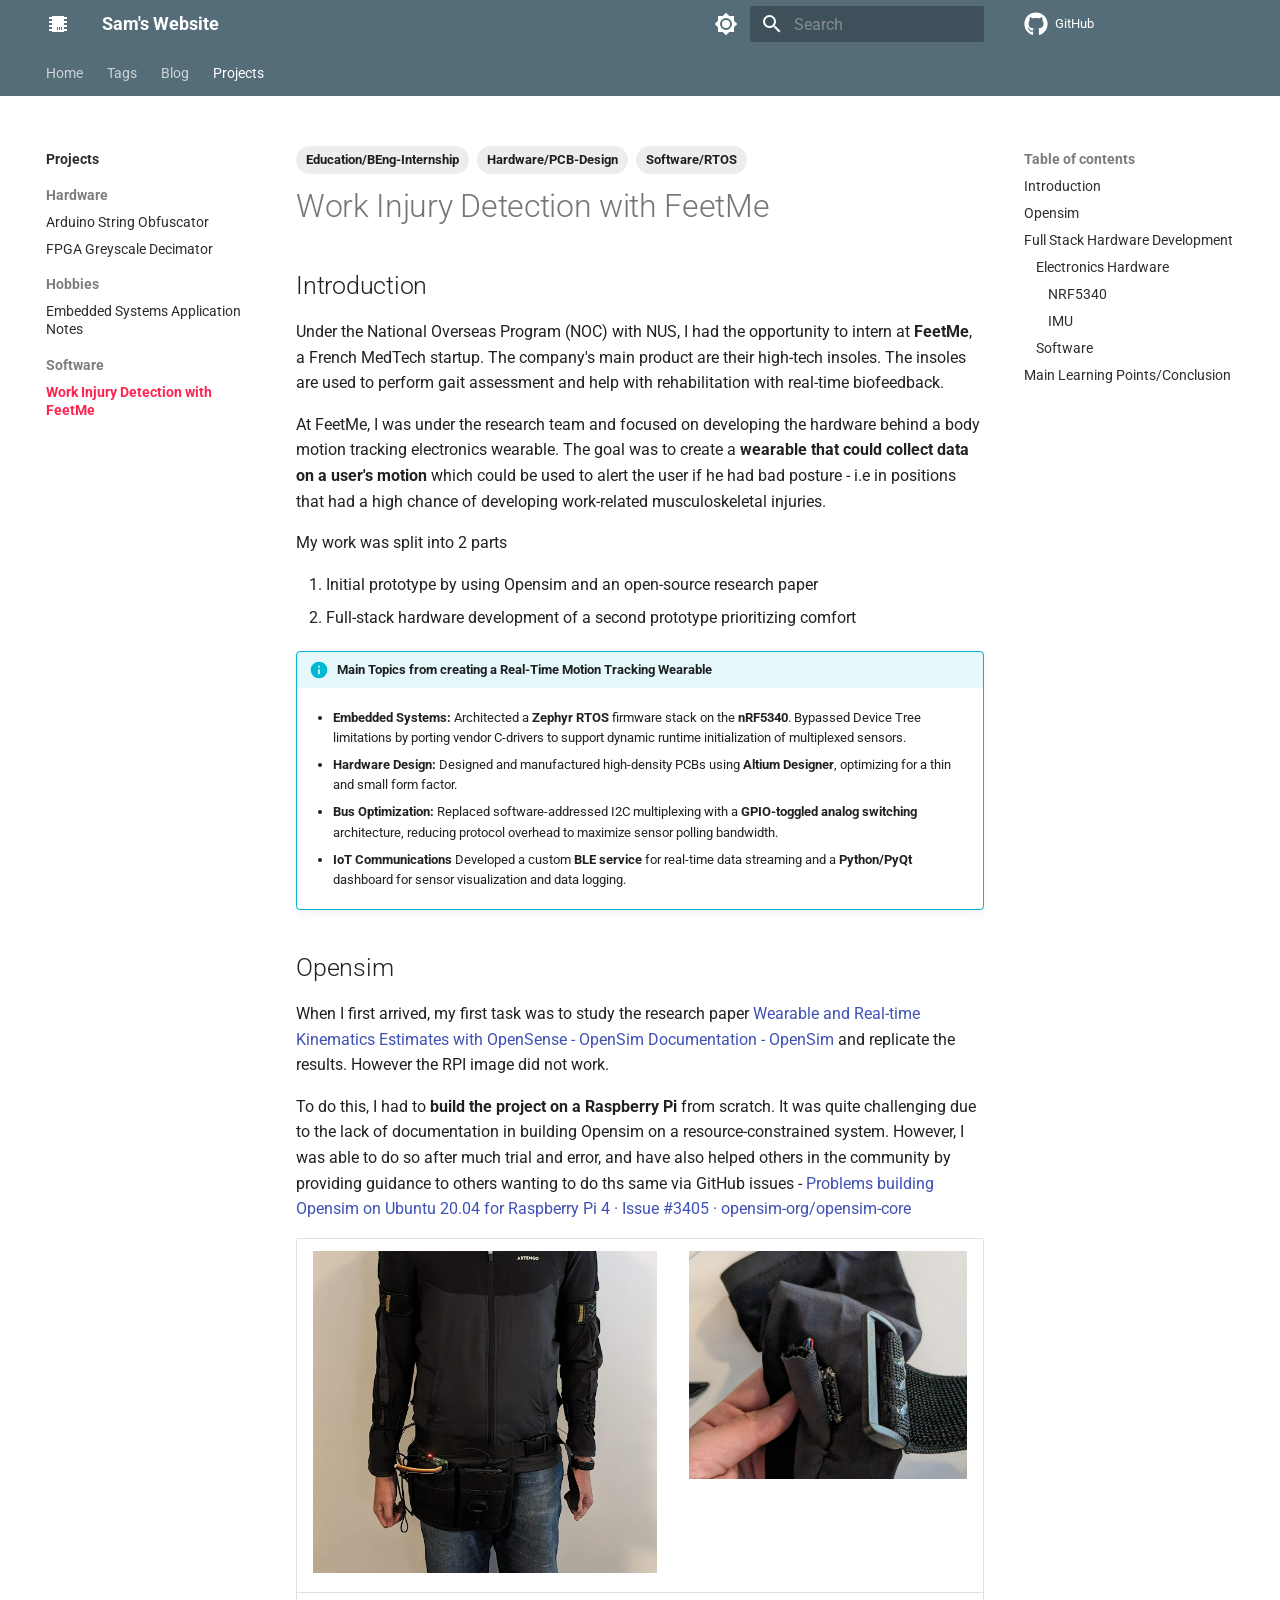
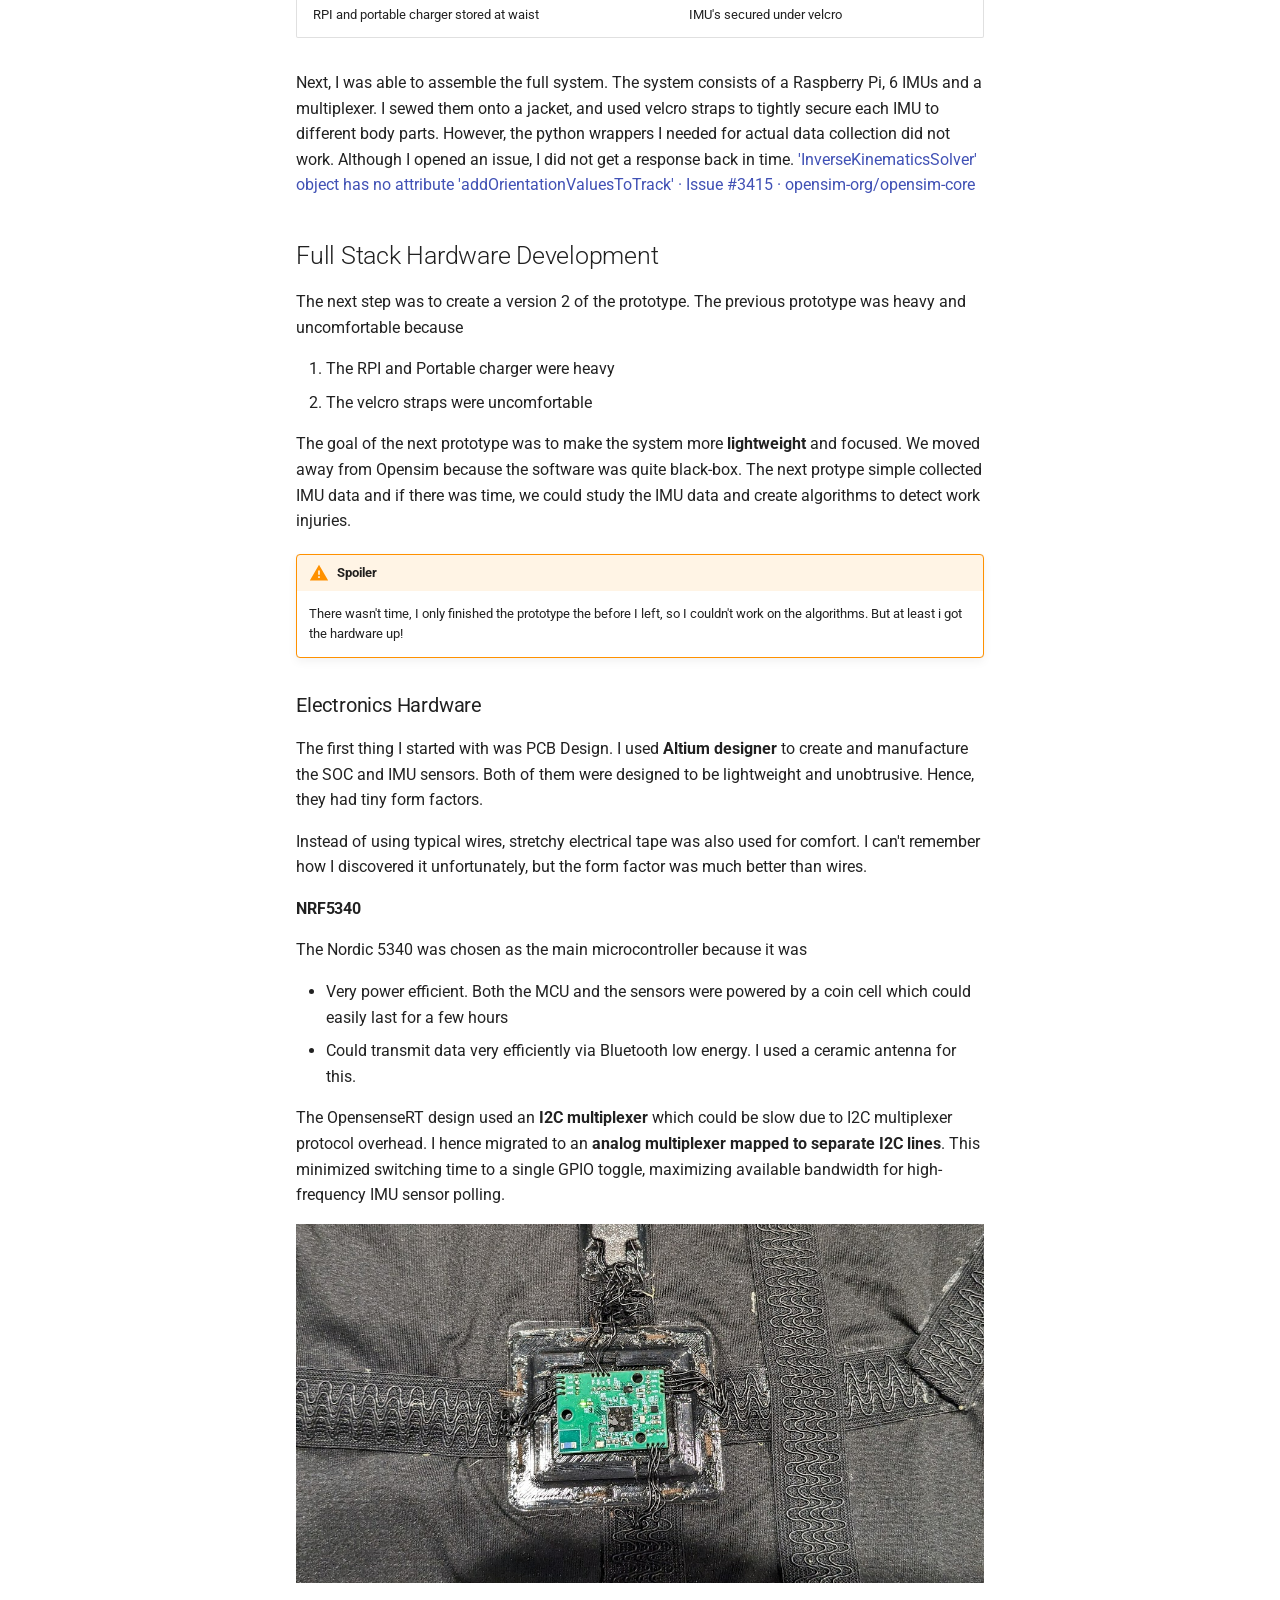
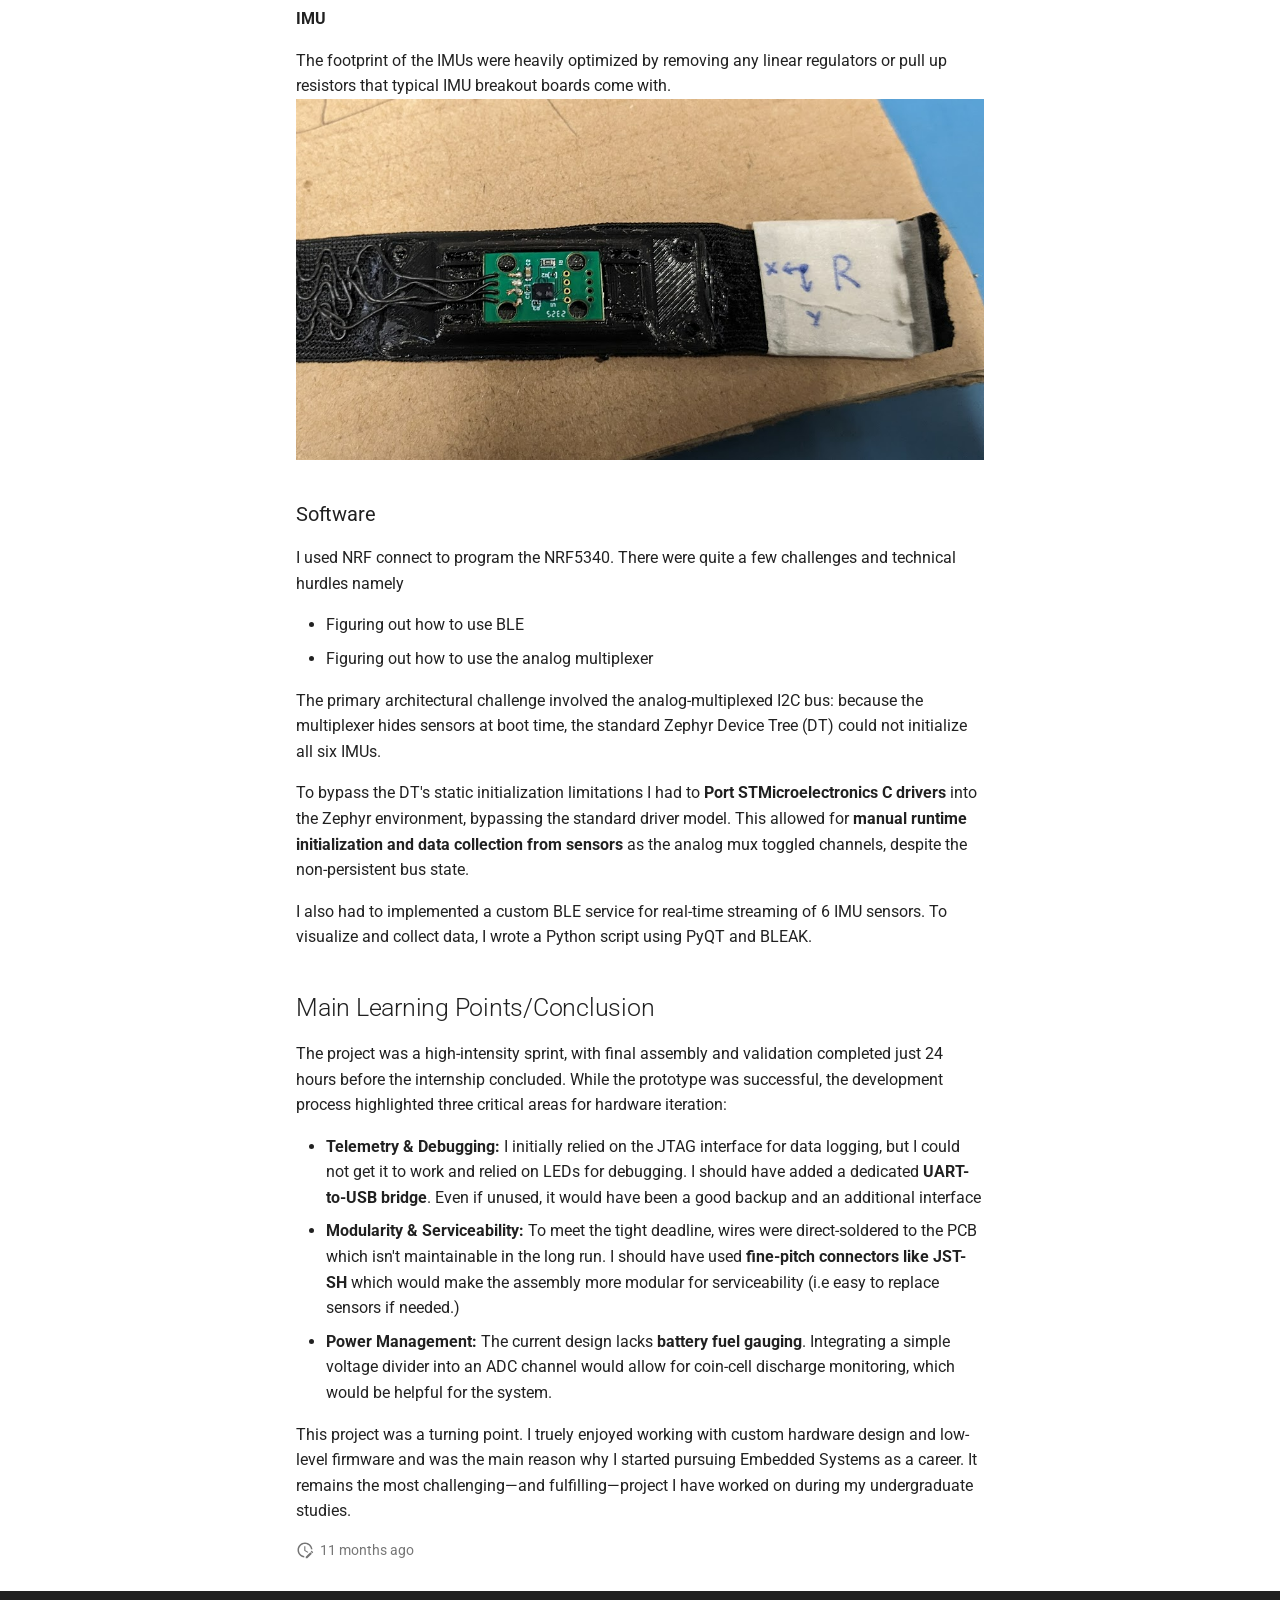
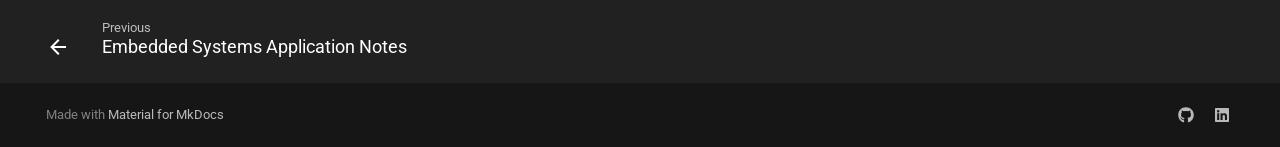
<file: projects/software/work-injury-feetme/index.html>
<!DOCTYPE html><html lang="en" class="no-js"><head>
    
      <meta charset="utf-8">
      <meta name="viewport" content="width=device-width,initial-scale=1">
      
        <meta name="description" content="Internship project with French Startup FeetMe">
      
      
      
        <link rel="canonical" href="https://flamerten.github.io/website/projects/software/work-injury-feetme/">
      
      
        <link rel="prev" href="../../hobbies/embedded-systems-app-notes/">
      
      
      
        
      
      
      <link rel="icon" href="../../../assets/images/favicon.png">
      <meta name="generator" content="mkdocs-1.6.1, mkdocs-material-9.7.1">
    
    
      
        <title>Work Injury Detection with FeetMe - Sam's Website</title>
      
    
    
      <link rel="stylesheet" href="../../../assets/stylesheets/main.484c7ddc.min.css">
      
        
        <link rel="stylesheet" href="../../../assets/stylesheets/palette.ab4e12ef.min.css">
      
      


    
    
      
    
    
      
        
        
        <link rel="preconnect" href="https://fonts.gstatic.com" crossorigin>
        <link rel="stylesheet" href="https://fonts.googleapis.com/css?family=Roboto:300,300i,400,400i,700,700i%7CRoboto+Mono:400,400i,700,700i&amp;display=fallback">
        <style>:root{--md-text-font:"Roboto";--md-code-font:"Roboto Mono"}</style>
      
    
    
      <link rel="stylesheet" href="../../../css/timeago.css">
    
      <link rel="stylesheet" href="../../../stylesheets/form.css">
    
      <link rel="stylesheet" href="../../../stylesheets/project.css">
    
      <link rel="stylesheet" href="../../../stylesheets/misc.css">
    
      <link rel="stylesheet" href="../../../assets/stylesheets/obsidian.min.css">
    
      <link rel="stylesheet" href="../../../assets/stylesheets/obsidian.min.css.map">
    
    <script>__md_scope=new URL("../../..",location),__md_hash=e=>[...e].reduce(((e,_)=>(e<<5)-e+_.charCodeAt(0)),0),__md_get=(e,_=localStorage,t=__md_scope)=>JSON.parse(_.getItem(t.pathname+"."+e)),__md_set=(e,_,t=localStorage,a=__md_scope)=>{try{t.setItem(a.pathname+"."+e,JSON.stringify(_))}catch(e){}}</script>
    
      
  


  
  

<script id="__analytics">function __md_analytics(){function e(){dataLayer.push(arguments)}window.dataLayer=window.dataLayer||[],e("js",new Date),e("config","G-2GD8459XC7"),document.addEventListener("DOMContentLoaded",(function(){document.forms.search&&document.forms.search.query.addEventListener("blur",(function(){this.value&&e("event","search",{search_term:this.value})}));document$.subscribe((function(){var t=document.forms.feedback;if(void 0!==t)for(var a of t.querySelectorAll("[type=submit]"))a.addEventListener("click",(function(a){a.preventDefault();var n=document.location.pathname,d=this.getAttribute("data-md-value");e("event","feedback",{page:n,data:d}),t.firstElementChild.disabled=!0;var r=t.querySelector(".md-feedback__note [data-md-value='"+d+"']");r&&(r.hidden=!1)})),t.hidden=!1})),location$.subscribe((function(t){e("config","G-2GD8459XC7",{page_path:t.pathname})}))}));var t=document.createElement("script");t.async=!0,t.src="https://www.googletagmanager.com/gtag/js?id=G-2GD8459XC7",document.getElementById("__analytics").insertAdjacentElement("afterEnd",t)}</script>
  
    <script>"undefined"!=typeof __md_analytics&&__md_analytics()</script>
  

    
    
  <link href="../../../assets/stylesheets/glightbox.min.css" rel="stylesheet"><script src="../../../assets/javascripts/glightbox.min.js"></script><style id="glightbox-style">
            html.glightbox-open { overflow: initial; height: 100%; }
            .gslide-title { margin-top: 0px; user-select: text; }
            .gslide-desc { color: #666; user-select: text; }
            .gslide-image img { background: white; }
            .gscrollbar-fixer { padding-right: 15px; }
            .gdesc-inner { font-size: 0.75rem; }
            body[data-md-color-scheme="slate"] .gdesc-inner { background: var(--md-default-bg-color); }
            body[data-md-color-scheme="slate"] .gslide-title { color: var(--md-default-fg-color); }
            body[data-md-color-scheme="slate"] .gslide-desc { color: var(--md-default-fg-color); }
        </style></head>
  
  
    
    
      
    
    
    
    
    <body dir="ltr" data-md-color-scheme="default" data-md-color-primary="blue-grey" data-md-color-accent="red">
  
    
    <input class="md-toggle" data-md-toggle="drawer" type="checkbox" id="__drawer" autocomplete="off">
    <input class="md-toggle" data-md-toggle="search" type="checkbox" id="__search" autocomplete="off">
    <label class="md-overlay" for="__drawer"></label>
    <div data-md-component="skip">
      
        
        <a href="#work-injury-detection-with-feetme" class="md-skip">
          Skip to content
        </a>
      
    </div>
    <div data-md-component="announce">
      
    </div>
    
    
      

<header class="md-header" data-md-component="header">
  <nav class="md-header__inner md-grid" aria-label="Header">
    <a href="../../.." title="Sam's Website" class="md-header__button md-logo" aria-label="Sam's Website" data-md-component="logo">
      
  
  <svg xmlns="http://www.w3.org/2000/svg" viewBox="0 0 24 24"><path d="M6 4h12v1h3v2h-3v2h3v2h-3v2h3v2h-3v2h3v2h-3v1H6v-1H3v-2h3v-2H3v-2h3v-2H3V9h3V7H3V5h3zm5 11v3h1v-3zm2 0v3h1v-3zm2 0v3h1v-3z"></path></svg>

    </a>
    <label class="md-header__button md-icon" for="__drawer">
      
      <svg xmlns="http://www.w3.org/2000/svg" viewBox="0 0 24 24"><path d="M3 6h18v2H3zm0 5h18v2H3zm0 5h18v2H3z"></path></svg>
    </label>
    <div class="md-header__title" data-md-component="header-title">
      <div class="md-header__ellipsis">
        <div class="md-header__topic">
          <span class="md-ellipsis">
            Sam's Website
          </span>
        </div>
        <div class="md-header__topic" data-md-component="header-topic">
          <span class="md-ellipsis">
            
              Work Injury Detection with FeetMe
            
          </span>
        </div>
      </div>
    </div>
    
      
        <form class="md-header__option" data-md-component="palette">
  
    
    
    
    <input class="md-option" data-md-color-media="" data-md-color-scheme="default" data-md-color-primary="blue-grey" data-md-color-accent="red" aria-label="Switch to dark mode" type="radio" name="__palette" id="__palette_0">
    
      <label class="md-header__button md-icon" title="Switch to dark mode" for="__palette_1" hidden>
        <svg xmlns="http://www.w3.org/2000/svg" viewBox="0 0 24 24"><path d="M12 8a4 4 0 0 0-4 4 4 4 0 0 0 4 4 4 4 0 0 0 4-4 4 4 0 0 0-4-4m0 10a6 6 0 0 1-6-6 6 6 0 0 1 6-6 6 6 0 0 1 6 6 6 6 0 0 1-6 6m8-9.31V4h-4.69L12 .69 8.69 4H4v4.69L.69 12 4 15.31V20h4.69L12 23.31 15.31 20H20v-4.69L23.31 12z"></path></svg>
      </label>
    
  
    
    
    
    <input class="md-option" data-md-color-media="" data-md-color-scheme="slate" data-md-color-primary="blue-grey" data-md-color-accent="deep-orange" aria-label="Switch to light mode" type="radio" name="__palette" id="__palette_1">
    
      <label class="md-header__button md-icon" title="Switch to light mode" for="__palette_0" hidden>
        <svg xmlns="http://www.w3.org/2000/svg" viewBox="0 0 24 24"><path d="M12 18c-.89 0-1.74-.2-2.5-.55C11.56 16.5 13 14.42 13 12s-1.44-4.5-3.5-5.45C10.26 6.2 11.11 6 12 6a6 6 0 0 1 6 6 6 6 0 0 1-6 6m8-9.31V4h-4.69L12 .69 8.69 4H4v4.69L.69 12 4 15.31V20h4.69L12 23.31 15.31 20H20v-4.69L23.31 12z"></path></svg>
      </label>
    
  
</form>
      
    
    
      <script>var palette=__md_get("__palette");if(palette&&palette.color){if("(prefers-color-scheme)"===palette.color.media){var media=matchMedia("(prefers-color-scheme: light)"),input=document.querySelector(media.matches?"[data-md-color-media='(prefers-color-scheme: light)']":"[data-md-color-media='(prefers-color-scheme: dark)']");palette.color.media=input.getAttribute("data-md-color-media"),palette.color.scheme=input.getAttribute("data-md-color-scheme"),palette.color.primary=input.getAttribute("data-md-color-primary"),palette.color.accent=input.getAttribute("data-md-color-accent")}for(var[key,value]of Object.entries(palette.color))document.body.setAttribute("data-md-color-"+key,value)}</script>
    
    
    
      
      
        <label class="md-header__button md-icon" for="__search">
          
          <svg xmlns="http://www.w3.org/2000/svg" viewBox="0 0 24 24"><path d="M9.5 3A6.5 6.5 0 0 1 16 9.5c0 1.61-.59 3.09-1.56 4.23l.27.27h.79l5 5-1.5 1.5-5-5v-.79l-.27-.27A6.52 6.52 0 0 1 9.5 16 6.5 6.5 0 0 1 3 9.5 6.5 6.5 0 0 1 9.5 3m0 2C7 5 5 7 5 9.5S7 14 9.5 14 14 12 14 9.5 12 5 9.5 5"></path></svg>
        </label>
        <div class="md-search" data-md-component="search" role="dialog">
  <label class="md-search__overlay" for="__search"></label>
  <div class="md-search__inner" role="search">
    <form class="md-search__form" name="search">
      <input type="text" class="md-search__input" name="query" aria-label="Search" placeholder="Search" autocapitalize="off" autocorrect="off" autocomplete="off" spellcheck="false" data-md-component="search-query" required>
      <label class="md-search__icon md-icon" for="__search">
        
        <svg xmlns="http://www.w3.org/2000/svg" viewBox="0 0 24 24"><path d="M9.5 3A6.5 6.5 0 0 1 16 9.5c0 1.61-.59 3.09-1.56 4.23l.27.27h.79l5 5-1.5 1.5-5-5v-.79l-.27-.27A6.52 6.52 0 0 1 9.5 16 6.5 6.5 0 0 1 3 9.5 6.5 6.5 0 0 1 9.5 3m0 2C7 5 5 7 5 9.5S7 14 9.5 14 14 12 14 9.5 12 5 9.5 5"></path></svg>
        
        <svg xmlns="http://www.w3.org/2000/svg" viewBox="0 0 24 24"><path d="M20 11v2H8l5.5 5.5-1.42 1.42L4.16 12l7.92-7.92L13.5 5.5 8 11z"></path></svg>
      </label>
      <nav class="md-search__options" aria-label="Search">
        
        <button type="reset" class="md-search__icon md-icon" title="Clear" aria-label="Clear" tabindex="-1">
          
          <svg xmlns="http://www.w3.org/2000/svg" viewBox="0 0 24 24"><path d="M19 6.41 17.59 5 12 10.59 6.41 5 5 6.41 10.59 12 5 17.59 6.41 19 12 13.41 17.59 19 19 17.59 13.41 12z"></path></svg>
        </button>
      </nav>
      
    </form>
    <div class="md-search__output">
      <div class="md-search__scrollwrap" tabindex="0" data-md-scrollfix>
        <div class="md-search-result" data-md-component="search-result">
          <div class="md-search-result__meta">
            Initializing search
          </div>
          <ol class="md-search-result__list" role="presentation"></ol>
        </div>
      </div>
    </div>
  </div>
</div>
      
    
    
      <div class="md-header__source">
        <a href="https://github.com/flamerten" title="Go to repository" class="md-source" data-md-component="source">
  <div class="md-source__icon md-icon">
    
    <svg xmlns="http://www.w3.org/2000/svg" viewBox="0 0 512 512"><!--! Font Awesome Free 7.1.0 by @fontawesome - https://fontawesome.com License - https://fontawesome.com/license/free (Icons: CC BY 4.0, Fonts: SIL OFL 1.1, Code: MIT License) Copyright 2025 Fonticons, Inc.--><path d="M173.9 397.4c0 2-2.3 3.6-5.2 3.6-3.3.3-5.6-1.3-5.6-3.6 0-2 2.3-3.6 5.2-3.6 3-.3 5.6 1.3 5.6 3.6m-31.1-4.5c-.7 2 1.3 4.3 4.3 4.9 2.6 1 5.6 0 6.2-2s-1.3-4.3-4.3-5.2c-2.6-.7-5.5.3-6.2 2.3m44.2-1.7c-2.9.7-4.9 2.6-4.6 4.9.3 2 2.9 3.3 5.9 2.6 2.9-.7 4.9-2.6 4.6-4.6-.3-1.9-3-3.2-5.9-2.9M252.8 8C114.1 8 8 113.3 8 252c0 110.9 69.8 205.8 169.5 239.2 12.8 2.3 17.3-5.6 17.3-12.1 0-6.2-.3-40.4-.3-61.4 0 0-70 15-84.7-29.8 0 0-11.4-29.1-27.8-36.6 0 0-22.9-15.7 1.6-15.4 0 0 24.9 2 38.6 25.8 21.9 38.6 58.6 27.5 72.9 20.9 2.3-16 8.8-27.1 16-33.7-55.9-6.2-112.3-14.3-112.3-110.5 0-27.5 7.6-41.3 23.6-58.9-2.6-6.5-11.1-33.3 2.6-67.9 20.9-6.5 69 27 69 27 20-5.6 41.5-8.5 62.8-8.5s42.8 2.9 62.8 8.5c0 0 48.1-33.6 69-27 13.7 34.7 5.2 61.4 2.6 67.9 16 17.7 25.8 31.5 25.8 58.9 0 96.5-58.9 104.2-114.8 110.5 9.2 7.9 17 22.9 17 46.4 0 33.7-.3 75.4-.3 83.6 0 6.5 4.6 14.4 17.3 12.1C436.2 457.8 504 362.9 504 252 504 113.3 391.5 8 252.8 8M105.2 352.9c-1.3 1-1 3.3.7 5.2 1.6 1.6 3.9 2.3 5.2 1 1.3-1 1-3.3-.7-5.2-1.6-1.6-3.9-2.3-5.2-1m-10.8-8.1c-.7 1.3.3 2.9 2.3 3.9 1.6 1 3.6.7 4.3-.7.7-1.3-.3-2.9-2.3-3.9-2-.6-3.6-.3-4.3.7m32.4 35.6c-1.6 1.3-1 4.3 1.3 6.2 2.3 2.3 5.2 2.6 6.5 1 1.3-1.3.7-4.3-1.3-6.2-2.2-2.3-5.2-2.6-6.5-1m-11.4-14.7c-1.6 1-1.6 3.6 0 5.9s4.3 3.3 5.6 2.3c1.6-1.3 1.6-3.9 0-6.2-1.4-2.3-4-3.3-5.6-2"></path></svg>
  </div>
  <div class="md-source__repository">
    GitHub
  </div>
</a>
      </div>
    
  </nav>
  
</header>
    
    <div class="md-container" data-md-component="container">
      
      
        
          
            
<nav class="md-tabs" aria-label="Tabs" data-md-component="tabs">
  <div class="md-grid">
    <ul class="md-tabs__list">
      
        
  
  
  
  
    <li class="md-tabs__item">
      <a href="../../.." class="md-tabs__link">
        
  
  
    
  
  Home

      </a>
    </li>
  

      
        
  
  
  
  
    <li class="md-tabs__item">
      <a href="../../../tags/" class="md-tabs__link">
        
  
  
    
  
  Tags

      </a>
    </li>
  

      
        
  
  
  
  
    
    
      <li class="md-tabs__item">
        <a href="../../../blog/" class="md-tabs__link">
          
  
  
    
  
  Blog

        </a>
      </li>
    
  

      
        
  
  
  
    
  
  
    
    
      <li class="md-tabs__item md-tabs__item--active">
        <a href="../../" class="md-tabs__link">
          
  
  
    
  
  Projects

        </a>
      </li>
    
  

      
    </ul>
  </div>
</nav>
          
        
      
      <main class="md-main" data-md-component="main">
        <div class="md-main__inner md-grid">
          
            
              
              <div class="md-sidebar md-sidebar--primary" data-md-component="sidebar" data-md-type="navigation">
                <div class="md-sidebar__scrollwrap">
                  <div class="md-sidebar__inner">
                    


  


<nav class="md-nav md-nav--primary md-nav--lifted" aria-label="Navigation" data-md-level="0">
  <label class="md-nav__title" for="__drawer">
    <a href="../../.." title="Sam's Website" class="md-nav__button md-logo" aria-label="Sam's Website" data-md-component="logo">
      
  
  <svg xmlns="http://www.w3.org/2000/svg" viewBox="0 0 24 24"><path d="M6 4h12v1h3v2h-3v2h3v2h-3v2h3v2h-3v2h3v2h-3v1H6v-1H3v-2h3v-2H3v-2h3v-2H3V9h3V7H3V5h3zm5 11v3h1v-3zm2 0v3h1v-3zm2 0v3h1v-3z"></path></svg>

    </a>
    Sam's Website
  </label>
  
    <div class="md-nav__source">
      <a href="https://github.com/flamerten" title="Go to repository" class="md-source" data-md-component="source">
  <div class="md-source__icon md-icon">
    
    <svg xmlns="http://www.w3.org/2000/svg" viewBox="0 0 512 512"><!--! Font Awesome Free 7.1.0 by @fontawesome - https://fontawesome.com License - https://fontawesome.com/license/free (Icons: CC BY 4.0, Fonts: SIL OFL 1.1, Code: MIT License) Copyright 2025 Fonticons, Inc.--><path d="M173.9 397.4c0 2-2.3 3.6-5.2 3.6-3.3.3-5.6-1.3-5.6-3.6 0-2 2.3-3.6 5.2-3.6 3-.3 5.6 1.3 5.6 3.6m-31.1-4.5c-.7 2 1.3 4.3 4.3 4.9 2.6 1 5.6 0 6.2-2s-1.3-4.3-4.3-5.2c-2.6-.7-5.5.3-6.2 2.3m44.2-1.7c-2.9.7-4.9 2.6-4.6 4.9.3 2 2.9 3.3 5.9 2.6 2.9-.7 4.9-2.6 4.6-4.6-.3-1.9-3-3.2-5.9-2.9M252.8 8C114.1 8 8 113.3 8 252c0 110.9 69.8 205.8 169.5 239.2 12.8 2.3 17.3-5.6 17.3-12.1 0-6.2-.3-40.4-.3-61.4 0 0-70 15-84.7-29.8 0 0-11.4-29.1-27.8-36.6 0 0-22.9-15.7 1.6-15.4 0 0 24.9 2 38.6 25.8 21.9 38.6 58.6 27.5 72.9 20.9 2.3-16 8.8-27.1 16-33.7-55.9-6.2-112.3-14.3-112.3-110.5 0-27.5 7.6-41.3 23.6-58.9-2.6-6.5-11.1-33.3 2.6-67.9 20.9-6.5 69 27 69 27 20-5.6 41.5-8.5 62.8-8.5s42.8 2.9 62.8 8.5c0 0 48.1-33.6 69-27 13.7 34.7 5.2 61.4 2.6 67.9 16 17.7 25.8 31.5 25.8 58.9 0 96.5-58.9 104.2-114.8 110.5 9.2 7.9 17 22.9 17 46.4 0 33.7-.3 75.4-.3 83.6 0 6.5 4.6 14.4 17.3 12.1C436.2 457.8 504 362.9 504 252 504 113.3 391.5 8 252.8 8M105.2 352.9c-1.3 1-1 3.3.7 5.2 1.6 1.6 3.9 2.3 5.2 1 1.3-1 1-3.3-.7-5.2-1.6-1.6-3.9-2.3-5.2-1m-10.8-8.1c-.7 1.3.3 2.9 2.3 3.9 1.6 1 3.6.7 4.3-.7.7-1.3-.3-2.9-2.3-3.9-2-.6-3.6-.3-4.3.7m32.4 35.6c-1.6 1.3-1 4.3 1.3 6.2 2.3 2.3 5.2 2.6 6.5 1 1.3-1.3.7-4.3-1.3-6.2-2.2-2.3-5.2-2.6-6.5-1m-11.4-14.7c-1.6 1-1.6 3.6 0 5.9s4.3 3.3 5.6 2.3c1.6-1.3 1.6-3.9 0-6.2-1.4-2.3-4-3.3-5.6-2"></path></svg>
  </div>
  <div class="md-source__repository">
    GitHub
  </div>
</a>
    </div>
  
  <ul class="md-nav__list" data-md-scrollfix>
    
      
      
  
  
  
  
    <li class="md-nav__item">
      <a href="../../.." class="md-nav__link">
        
  
  
  <span class="md-ellipsis">
    
  
    Home
  

    
  </span>
  
  

      </a>
    </li>
  

    
      
      
  
  
  
  
    <li class="md-nav__item">
      <a href="../../../tags/" class="md-nav__link">
        
  
  
  <span class="md-ellipsis">
    
  
    Tags
  

    
  </span>
  
  

      </a>
    </li>
  

    
      
      
  
  
  
  
    
    
      
        
          
        
      
        
      
    
    
    
      
      
        
      
    
    
    <li class="md-nav__item md-nav__item--nested">
      
        
        
          
        
        <input class="md-nav__toggle md-toggle md-toggle--indeterminate" type="checkbox" id="__nav_3">
        
          
          <div class="md-nav__link md-nav__container">
            <a href="../../../blog/" class="md-nav__link ">
              
  
  
  <span class="md-ellipsis">
    
  
    Blog
  

    
  </span>
  
  

            </a>
            
              
              <label class="md-nav__link " for="__nav_3" id="__nav_3_label" tabindex="0">
                <span class="md-nav__icon md-icon"></span>
              </label>
            
          </div>
        
        <nav class="md-nav" data-md-level="1" aria-labelledby="__nav_3_label" aria-expanded="false">
          <label class="md-nav__title" for="__nav_3">
            <span class="md-nav__icon md-icon"></span>
            
  
    Blog
  

          </label>
          <ul class="md-nav__list" data-md-scrollfix>
            
              
            
              
                
  
  
  
  
    
    
      
        
      
    
    
    
      
      
        
      
    
    
    <li class="md-nav__item md-nav__item--nested">
      
        
        
          
        
        <input class="md-nav__toggle md-toggle md-toggle--indeterminate" type="checkbox" id="__nav_3_2">
        
          
          <label class="md-nav__link" for="__nav_3_2" id="__nav_3_2_label" tabindex="0">
            
  
  
  <span class="md-ellipsis">
    
  
    Archive
  

    
  </span>
  
  

            <span class="md-nav__icon md-icon"></span>
          </label>
        
        <nav class="md-nav" data-md-level="2" aria-labelledby="__nav_3_2_label" aria-expanded="false">
          <label class="md-nav__title" for="__nav_3_2">
            <span class="md-nav__icon md-icon"></span>
            
  
    Archive
  

          </label>
          <ul class="md-nav__list" data-md-scrollfix>
            
              
                
  
  
  
    
  
  
    <li class="md-nav__item">
      <a href="../../../blog/archive/2026/" class="md-nav__link">
        
  
  
  <span class="md-ellipsis">
    
  
    2026
  

    
  </span>
  
  

      </a>
    </li>
  

              
            
          </ul>
        </nav>
      
    </li>
  

              
            
          </ul>
        </nav>
      
    </li>
  

    
      
      
  
  
    
  
  
  
    
    
      
        
          
        
      
        
      
        
      
        
      
    
    
    
      
        
        
      
      
        
      
    
    
    <li class="md-nav__item md-nav__item--active md-nav__item--section md-nav__item--nested">
      
        
        
        <input class="md-nav__toggle md-toggle " type="checkbox" id="__nav_4" checked>
        
          
          <div class="md-nav__link md-nav__container">
            <a href="../../" class="md-nav__link ">
              
  
  
  <span class="md-ellipsis">
    
  
    Projects
  

    
  </span>
  
  

            </a>
            
              
              <label class="md-nav__link " for="__nav_4" id="__nav_4_label" tabindex="">
                <span class="md-nav__icon md-icon"></span>
              </label>
            
          </div>
        
        <nav class="md-nav" data-md-level="1" aria-labelledby="__nav_4_label" aria-expanded="true">
          <label class="md-nav__title" for="__nav_4">
            <span class="md-nav__icon md-icon"></span>
            
  
    Projects
  

          </label>
          <ul class="md-nav__list" data-md-scrollfix>
            
              
            
              
                
  
  
  
  
    
    
      
        
      
        
      
    
    
    
      
      
        
          
          
        
      
    
    
    <li class="md-nav__item md-nav__item--section md-nav__item--nested">
      
        
        
          
        
        <input class="md-nav__toggle md-toggle md-toggle--indeterminate" type="checkbox" id="__nav_4_2">
        
          
          <label class="md-nav__link" for="__nav_4_2" id="__nav_4_2_label" tabindex="">
            
  
  
  <span class="md-ellipsis">
    
  
    Hardware
  

    
  </span>
  
  

            <span class="md-nav__icon md-icon"></span>
          </label>
        
        <nav class="md-nav" data-md-level="2" aria-labelledby="__nav_4_2_label" aria-expanded="false">
          <label class="md-nav__title" for="__nav_4_2">
            <span class="md-nav__icon md-icon"></span>
            
  
    Hardware
  

          </label>
          <ul class="md-nav__list" data-md-scrollfix>
            
              
                
  
  
  
  
    <li class="md-nav__item">
      <a href="../../hardware/arduino-string-obfuscator/" class="md-nav__link">
        
  
  
  <span class="md-ellipsis">
    
  
    Arduino String Obfuscator
  

    
  </span>
  
  

      </a>
    </li>
  

              
            
              
                
  
  
  
  
    <li class="md-nav__item">
      <a href="../../hardware/fpga-greyscale-decimator/" class="md-nav__link">
        
  
  
  <span class="md-ellipsis">
    
  
    FPGA Greyscale Decimator
  

    
  </span>
  
  

      </a>
    </li>
  

              
            
          </ul>
        </nav>
      
    </li>
  

              
            
              
                
  
  
  
  
    
    
      
        
      
    
    
    
      
      
        
          
          
        
      
    
    
    <li class="md-nav__item md-nav__item--section md-nav__item--nested">
      
        
        
          
        
        <input class="md-nav__toggle md-toggle md-toggle--indeterminate" type="checkbox" id="__nav_4_3">
        
          
          <label class="md-nav__link" for="__nav_4_3" id="__nav_4_3_label" tabindex="">
            
  
  
  <span class="md-ellipsis">
    
  
    Hobbies
  

    
  </span>
  
  

            <span class="md-nav__icon md-icon"></span>
          </label>
        
        <nav class="md-nav" data-md-level="2" aria-labelledby="__nav_4_3_label" aria-expanded="false">
          <label class="md-nav__title" for="__nav_4_3">
            <span class="md-nav__icon md-icon"></span>
            
  
    Hobbies
  

          </label>
          <ul class="md-nav__list" data-md-scrollfix>
            
              
                
  
  
  
  
    <li class="md-nav__item">
      <a href="../../hobbies/embedded-systems-app-notes/" class="md-nav__link">
        
  
  
  <span class="md-ellipsis">
    
  
    Embedded Systems Application Notes
  

    
  </span>
  
  

      </a>
    </li>
  

              
            
          </ul>
        </nav>
      
    </li>
  

              
            
              
                
  
  
    
  
  
  
    
    
      
        
      
    
    
    
      
      
        
          
          
        
      
    
    
    <li class="md-nav__item md-nav__item--active md-nav__item--section md-nav__item--nested">
      
        
        
        <input class="md-nav__toggle md-toggle " type="checkbox" id="__nav_4_4" checked>
        
          
          <label class="md-nav__link" for="__nav_4_4" id="__nav_4_4_label" tabindex="">
            
  
  
  <span class="md-ellipsis">
    
  
    Software
  

    
  </span>
  
  

            <span class="md-nav__icon md-icon"></span>
          </label>
        
        <nav class="md-nav" data-md-level="2" aria-labelledby="__nav_4_4_label" aria-expanded="true">
          <label class="md-nav__title" for="__nav_4_4">
            <span class="md-nav__icon md-icon"></span>
            
  
    Software
  

          </label>
          <ul class="md-nav__list" data-md-scrollfix>
            
              
                
  
  
    
  
  
  
    <li class="md-nav__item md-nav__item--active">
      
      <input class="md-nav__toggle md-toggle" type="checkbox" id="__toc">
      
      
        
      
      
        <label class="md-nav__link md-nav__link--active" for="__toc">
          
  
  
  <span class="md-ellipsis">
    
  
    Work Injury Detection with FeetMe
  

    
  </span>
  
  

          <span class="md-nav__icon md-icon"></span>
        </label>
      
      <a href="./" class="md-nav__link md-nav__link--active">
        
  
  
  <span class="md-ellipsis">
    
  
    Work Injury Detection with FeetMe
  

    
  </span>
  
  

      </a>
      
        

<nav class="md-nav md-nav--secondary" aria-label="Table of contents">
  
  
  
    
  
  
    <label class="md-nav__title" for="__toc">
      <span class="md-nav__icon md-icon"></span>
      Table of contents
    </label>
    <ul class="md-nav__list" data-md-component="toc" data-md-scrollfix>
      
        <li class="md-nav__item">
  <a href="#introduction" class="md-nav__link">
    <span class="md-ellipsis">
      
        Introduction
      
    </span>
  </a>
  
</li>
      
        <li class="md-nav__item">
  <a href="#opensim" class="md-nav__link">
    <span class="md-ellipsis">
      
        Opensim
      
    </span>
  </a>
  
</li>
      
        <li class="md-nav__item">
  <a href="#full-stack-hardware-development" class="md-nav__link">
    <span class="md-ellipsis">
      
        Full Stack Hardware Development
      
    </span>
  </a>
  
    <nav class="md-nav" aria-label="Full Stack Hardware Development">
      <ul class="md-nav__list">
        
          <li class="md-nav__item">
  <a href="#electronics-hardware" class="md-nav__link">
    <span class="md-ellipsis">
      
        Electronics Hardware
      
    </span>
  </a>
  
    <nav class="md-nav" aria-label="Electronics Hardware">
      <ul class="md-nav__list">
        
          <li class="md-nav__item">
  <a href="#nrf5340" class="md-nav__link">
    <span class="md-ellipsis">
      
        NRF5340
      
    </span>
  </a>
  
</li>
        
          <li class="md-nav__item">
  <a href="#imu" class="md-nav__link">
    <span class="md-ellipsis">
      
        IMU
      
    </span>
  </a>
  
</li>
        
      </ul>
    </nav>
  
</li>
        
          <li class="md-nav__item">
  <a href="#software" class="md-nav__link">
    <span class="md-ellipsis">
      
        Software
      
    </span>
  </a>
  
</li>
        
      </ul>
    </nav>
  
</li>
      
        <li class="md-nav__item">
  <a href="#main-learning-pointsconclusion" class="md-nav__link">
    <span class="md-ellipsis">
      
        Main Learning Points/Conclusion
      
    </span>
  </a>
  
</li>
      
    </ul>
  
</nav>
      
    </li>
  

              
            
          </ul>
        </nav>
      
    </li>
  

              
            
          </ul>
        </nav>
      
    </li>
  

    
  </ul>
</nav>
                  </div>
                </div>
              </div>
            
            
              
              <div class="md-sidebar md-sidebar--secondary" data-md-component="sidebar" data-md-type="toc">
                <div class="md-sidebar__scrollwrap">
                  <div class="md-sidebar__inner">
                    

<nav class="md-nav md-nav--secondary" aria-label="Table of contents">
  
  
  
    
  
  
    <label class="md-nav__title" for="__toc">
      <span class="md-nav__icon md-icon"></span>
      Table of contents
    </label>
    <ul class="md-nav__list" data-md-component="toc" data-md-scrollfix>
      
        <li class="md-nav__item">
  <a href="#introduction" class="md-nav__link">
    <span class="md-ellipsis">
      
        Introduction
      
    </span>
  </a>
  
</li>
      
        <li class="md-nav__item">
  <a href="#opensim" class="md-nav__link">
    <span class="md-ellipsis">
      
        Opensim
      
    </span>
  </a>
  
</li>
      
        <li class="md-nav__item">
  <a href="#full-stack-hardware-development" class="md-nav__link">
    <span class="md-ellipsis">
      
        Full Stack Hardware Development
      
    </span>
  </a>
  
    <nav class="md-nav" aria-label="Full Stack Hardware Development">
      <ul class="md-nav__list">
        
          <li class="md-nav__item">
  <a href="#electronics-hardware" class="md-nav__link">
    <span class="md-ellipsis">
      
        Electronics Hardware
      
    </span>
  </a>
  
    <nav class="md-nav" aria-label="Electronics Hardware">
      <ul class="md-nav__list">
        
          <li class="md-nav__item">
  <a href="#nrf5340" class="md-nav__link">
    <span class="md-ellipsis">
      
        NRF5340
      
    </span>
  </a>
  
</li>
        
          <li class="md-nav__item">
  <a href="#imu" class="md-nav__link">
    <span class="md-ellipsis">
      
        IMU
      
    </span>
  </a>
  
</li>
        
      </ul>
    </nav>
  
</li>
        
          <li class="md-nav__item">
  <a href="#software" class="md-nav__link">
    <span class="md-ellipsis">
      
        Software
      
    </span>
  </a>
  
</li>
        
      </ul>
    </nav>
  
</li>
      
        <li class="md-nav__item">
  <a href="#main-learning-pointsconclusion" class="md-nav__link">
    <span class="md-ellipsis">
      
        Main Learning Points/Conclusion
      
    </span>
  </a>
  
</li>
      
    </ul>
  
</nav>
                  </div>
                </div>
              </div>
            
          
          
            <div class="md-content" data-md-component="content">
              
              <article class="md-content__inner md-typeset">
                
                  

  <nav class="md-tags">
    
      
      
      
      
        <a href="../../../tags/#tag:education/beng-internship" class="md-tag">Education/BEng-Internship</a>
      
    
      
      
      
      
        <a href="../../../tags/#tag:hardware/pcb-design" class="md-tag">Hardware/PCB-Design</a>
      
    
      
      
      
      
        <a href="../../../tags/#tag:software/rtos" class="md-tag">Software/RTOS</a>
      
    
  </nav>



<h1 id="work-injury-detection-with-feetme">Work Injury Detection with FeetMe</h1>
<h2 id="introduction">Introduction</h2>
<p>Under the National Overseas Program (NOC) with NUS, I had the opportunity to intern at <strong>FeetMe</strong>, a French MedTech startup. The company's main product are their high-tech insoles. The insoles are used to perform gait assessment and help with rehabilitation with real-time biofeedback.</p>
<p>At FeetMe, I was under the research team and focused on developing the hardware behind a body motion tracking electronics wearable. The goal was to create a <strong>wearable that could collect data on a user's motion</strong> which could be used to alert the user if he had bad posture - i.e in positions that had a high chance of developing work-related musculoskeletal injuries.</p>
<p>My work was split into 2 parts</p>
<ol>
<li>Initial prototype by using Opensim and an open-source research paper</li>
<li>Full-stack hardware development of a second prototype prioritizing comfort</li>
</ol>
<div class="admonition info">
<p class="admonition-title">Main Topics from creating a Real-Time Motion Tracking Wearable</p>
<ul>
<li>
<p><strong>Embedded Systems:</strong> Architected a <strong>Zephyr RTOS</strong> firmware stack on the <strong>nRF5340</strong>. Bypassed Device Tree limitations by porting vendor C-drivers to support dynamic runtime initialization of multiplexed sensors. </p>
</li>
<li>
<p><strong>Hardware Design:</strong> Designed and manufactured high-density PCBs using <strong>Altium Designer</strong>,  optimizing for a thin and small form factor.</p>
</li>
<li>
<p><strong>Bus Optimization:</strong> Replaced software-addressed I2C multiplexing with a <strong>GPIO-toggled analog switching</strong> architecture, reducing protocol overhead to maximize sensor polling bandwidth.</p>
</li>
<li>
<p><strong>IoT Communications</strong> Developed a custom <strong>BLE service</strong> for real-time data streaming and a <strong>Python/PyQt</strong> dashboard for sensor visualization and data logging.</p>
</li>
</ul>
</div>
<h2 id="opensim">Opensim</h2>
<p>When I first arrived, my first task was to study the research paper <a href="https://opensimconfluence.atlassian.net/wiki/spaces/OpenSim/pages/53084280/Wearable+and+Real-time+Kinematics+Estimates+with+OpenSense">Wearable and Real-time Kinematics Estimates with OpenSense - OpenSim Documentation - OpenSim</a> and replicate the results. However the RPI image did not work.</p>
<p>To do this, I had to <strong>build the project on a Raspberry Pi</strong> from scratch. It was quite challenging due to the lack of documentation in building Opensim on a resource-constrained system. However, I was able to do so after much trial and error, and have also helped others in the community by providing guidance to others wanting to do ths same via GitHub issues - <a href="https://github.com/opensim-org/opensim-core/issues/3405">Problems building Opensim on Ubuntu 20.04 for Raspberry Pi 4 · Issue #3405 · opensim-org/opensim-core</a></p>
<table>
<thead>
<tr>
<th><a class="glightbox" data-type="image" data-width="auto" data-height="auto" href="../../../assets/work-injury-feetme.png" data-desc-position="bottom"><img alt="work-injury-feetme.png" loading="lazy" src="../../../assets/work-injury-feetme.png"></a></th>
<th><a class="glightbox" data-type="image" data-width="auto" data-height="auto" href="../../../assets/work-injury-feetme-2.png" data-desc-position="bottom"><img alt="work-injury-feetme-2.png" loading="lazy" src="../../../assets/work-injury-feetme-2.png"></a></th>
</tr>
</thead>
<tbody>
<tr>
<td>RPI and portable charger stored at waist</td>
<td>IMU's secured under velcro</td>
</tr>
</tbody>
</table>
<p>Next, I was able to assemble the full system. The system consists of a Raspberry Pi, 6 IMUs and a multiplexer. I sewed them onto a jacket, and used velcro straps to tightly secure each IMU to different body parts. However, the python wrappers I needed for actual data collection did not work. Although I opened an issue, I did not get a response back in time. <a href="https://github.com/opensim-org/opensim-core/issues/3415">'InverseKinematicsSolver' object has no attribute 'addOrientationValuesToTrack' · Issue #3415 · opensim-org/opensim-core</a></p>
<h2 id="full-stack-hardware-development">Full Stack Hardware Development</h2>
<p>The next step was to create a version 2 of the prototype. The previous prototype was heavy and uncomfortable because</p>
<ol>
<li>The RPI and Portable charger were heavy</li>
<li>The velcro straps were uncomfortable</li>
</ol>
<p>The goal of the next prototype was to make the system more <strong>lightweight</strong> and focused. We moved away from Opensim because the software was quite black-box. The next protype simple collected IMU data and if there was time, we could study the IMU data and create algorithms to detect work injuries.</p>
<div class="admonition warning">
<p class="admonition-title">Spoiler</p>
<p>There wasn't time, I only finished the prototype the before I left, so I couldn't work on the algorithms. But at least i got the hardware up!</p>
</div>
<h3 id="electronics-hardware">Electronics Hardware</h3>
<p>The first thing I started with was PCB Design. I used <strong>Altium designer</strong> to create and manufacture the SOC and IMU sensors. Both of them were designed to be lightweight and unobtrusive. Hence, they had tiny form factors. </p>
<p>Instead of using typical wires, stretchy electrical tape was also used for comfort. I can't remember how I discovered it unfortunately, but the form factor was much better than wires.</p>
<h4 id="nrf5340">NRF5340</h4>
<p>The Nordic 5340 was chosen as the main microcontroller because it was</p>
<ul>
<li>Very power efficient. Both the MCU and the sensors were powered by a coin cell which could easily last for a few hours </li>
<li>Could transmit data very efficiently via Bluetooth low energy. I used a ceramic antenna for this.</li>
</ul>
<p>The OpensenseRT design used an <strong>I2C multiplexer</strong> which could be slow due to I2C multiplexer protocol overhead. I hence migrated to an <strong>analog multiplexer mapped to separate I2C lines</strong>. This minimized switching time to a single GPIO toggle, maximizing available bandwidth for high-frequency IMU sensor polling.</p>
<p><a class="glightbox" data-type="image" data-width="auto" data-height="auto" href="../../../assets/work-injury-feetme-4.png" data-desc-position="bottom"><img alt="work-injury-feetme-4.png" loading="lazy" src="../../../assets/work-injury-feetme-4.png"></a></p>
<h4 id="imu">IMU</h4>
<p>The footprint of the IMUs were heavily optimized by removing any linear regulators or pull up resistors that typical IMU breakout boards come with.
<a class="glightbox" data-type="image" data-width="auto" data-height="auto" href="../../../assets/work-injury-feetme-5.png" data-desc-position="bottom"><img alt="work-injury-feetme-5.png" loading="lazy" src="../../../assets/work-injury-feetme-5.png"></a></p>
<h3 id="software">Software</h3>
<p>I used NRF connect to program the NRF5340. There were quite a few challenges and technical hurdles namely</p>
<ul>
<li>Figuring out how to use BLE</li>
<li>Figuring out how to use the analog multiplexer</li>
</ul>
<p>The primary architectural challenge involved the analog-multiplexed I2C bus: because the multiplexer hides sensors at boot time, the standard Zephyr Device Tree (DT) could not initialize all six IMUs.</p>
<p>To bypass the DT's static initialization limitations I had to <strong>Port STMicroelectronics C drivers</strong> into the Zephyr environment, bypassing the standard driver model. This allowed for <strong>manual runtime initialization and data collection from sensors</strong> as the analog mux toggled channels, despite the non-persistent bus state.</p>
<p>I also had to implemented a custom BLE service for real-time streaming of 6 IMU sensors. To visualize and collect data, I wrote a Python script using PyQT and BLEAK.</p>
<h2 id="main-learning-pointsconclusion">Main Learning Points/Conclusion</h2>
<p>The project was a high-intensity sprint, with final assembly and validation completed just 24 hours before the internship concluded. While the prototype was successful, the development process highlighted three critical areas for hardware iteration:</p>
<ul>
<li><strong>Telemetry &amp; Debugging:</strong> I initially relied on the JTAG interface for data logging, but I could not get it to work and relied on LEDs for debugging. I should have added a dedicated <strong>UART-to-USB bridge</strong>. Even if unused, it would have been a good backup and an additional interface   </li>
<li><strong>Modularity &amp; Serviceability:</strong> To meet the tight deadline, wires were direct-soldered to the PCB which isn't maintainable in the long run. I should have used <strong>fine-pitch connectors like JST-SH</strong>  which would make the assembly more modular for serviceability (i.e easy to replace sensors if needed.)</li>
<li><strong>Power Management:</strong> The current design lacks <strong>battery fuel gauging</strong>. Integrating a simple voltage divider into an ADC channel would allow for coin-cell discharge monitoring, which would be helpful for the system.</li>
</ul>
<p>This project was a turning point. I truely enjoyed working with custom hardware design and low-level firmware and was the main reason why I started pursuing Embedded Systems as a career. It remains the most challenging—and fulfilling—project I have worked on during my undergraduate studies.</p>







  
    
  
  


  <aside class="md-source-file">
    
      
  <span class="md-source-file__fact">
    <span class="md-icon" title="Last update">
      <svg xmlns="http://www.w3.org/2000/svg" viewBox="0 0 24 24"><path d="M21 13.1c-.1 0-.3.1-.4.2l-1 1 2.1 2.1 1-1c.2-.2.2-.6 0-.8l-1.3-1.3c-.1-.1-.2-.2-.4-.2m-1.9 1.8-6.1 6V23h2.1l6.1-6.1zM12.5 7v5.2l4 2.4-1 1L11 13V7zM11 21.9c-5.1-.5-9-4.8-9-9.9C2 6.5 6.5 2 12 2c5.3 0 9.6 4.1 10 9.3-.3-.1-.6-.2-1-.2s-.7.1-1 .2C19.6 7.2 16.2 4 12 4c-4.4 0-8 3.6-8 8 0 4.1 3.1 7.5 7.1 7.9l-.1.2z"></path></svg>
    </span>
    <span class="git-revision-date-localized-plugin git-revision-date-localized-plugin-timeago" title="January 3, 2026 09:45:05 UTC"><span class="timeago" datetime="2026-01-03T09:45:05+00:00" locale="en"></span></span><span class="git-revision-date-localized-plugin git-revision-date-localized-plugin-iso_date" title="January 3, 2026 09:45:05 UTC">2026-01-03</span>
  </span>

    
    
    
    
  </aside>


  




                
              </article>
            </div>
          
          
<script>var target=document.getElementById(location.hash.slice(1));target&&target.name&&(target.checked=target.name.startsWith("__tabbed_"))</script>
        </div>
        
          <button type="button" class="md-top md-icon" data-md-component="top" hidden>
  
  <svg xmlns="http://www.w3.org/2000/svg" viewBox="0 0 24 24"><path d="M13 20h-2V8l-5.5 5.5-1.42-1.42L12 4.16l7.92 7.92-1.42 1.42L13 8z"></path></svg>
  Back to top
</button>
        
      </main>
      
        <footer class="md-footer">
  
    
      
      <nav class="md-footer__inner md-grid" aria-label="Footer">
        
          
          <a href="../../hobbies/embedded-systems-app-notes/" class="md-footer__link md-footer__link--prev" aria-label="Previous: Embedded Systems Application Notes">
            <div class="md-footer__button md-icon">
              
              <svg xmlns="http://www.w3.org/2000/svg" viewBox="0 0 24 24"><path d="M20 11v2H8l5.5 5.5-1.42 1.42L4.16 12l7.92-7.92L13.5 5.5 8 11z"></path></svg>
            </div>
            <div class="md-footer__title">
              <span class="md-footer__direction">
                Previous
              </span>
              <div class="md-ellipsis">
                Embedded Systems Application Notes
              </div>
            </div>
          </a>
        
        
      </nav>
    
  
  <div class="md-footer-meta md-typeset">
    <div class="md-footer-meta__inner md-grid">
      <div class="md-copyright">
  
  
    Made with
    <a href="https://squidfunk.github.io/mkdocs-material/" target="_blank" rel="noopener">
      Material for MkDocs
    </a>
  
</div>
      
        
<div class="md-social">
  
    
    
    
    
      
      
    
    <a href="https://github.com/flamerten" target="_blank" rel="noopener" title="github.com" class="md-social__link">
      <svg xmlns="http://www.w3.org/2000/svg" viewBox="0 0 512 512"><!--! Font Awesome Free 7.1.0 by @fontawesome - https://fontawesome.com License - https://fontawesome.com/license/free (Icons: CC BY 4.0, Fonts: SIL OFL 1.1, Code: MIT License) Copyright 2025 Fonticons, Inc.--><path d="M173.9 397.4c0 2-2.3 3.6-5.2 3.6-3.3.3-5.6-1.3-5.6-3.6 0-2 2.3-3.6 5.2-3.6 3-.3 5.6 1.3 5.6 3.6m-31.1-4.5c-.7 2 1.3 4.3 4.3 4.9 2.6 1 5.6 0 6.2-2s-1.3-4.3-4.3-5.2c-2.6-.7-5.5.3-6.2 2.3m44.2-1.7c-2.9.7-4.9 2.6-4.6 4.9.3 2 2.9 3.3 5.9 2.6 2.9-.7 4.9-2.6 4.6-4.6-.3-1.9-3-3.2-5.9-2.9M252.8 8C114.1 8 8 113.3 8 252c0 110.9 69.8 205.8 169.5 239.2 12.8 2.3 17.3-5.6 17.3-12.1 0-6.2-.3-40.4-.3-61.4 0 0-70 15-84.7-29.8 0 0-11.4-29.1-27.8-36.6 0 0-22.9-15.7 1.6-15.4 0 0 24.9 2 38.6 25.8 21.9 38.6 58.6 27.5 72.9 20.9 2.3-16 8.8-27.1 16-33.7-55.9-6.2-112.3-14.3-112.3-110.5 0-27.5 7.6-41.3 23.6-58.9-2.6-6.5-11.1-33.3 2.6-67.9 20.9-6.5 69 27 69 27 20-5.6 41.5-8.5 62.8-8.5s42.8 2.9 62.8 8.5c0 0 48.1-33.6 69-27 13.7 34.7 5.2 61.4 2.6 67.9 16 17.7 25.8 31.5 25.8 58.9 0 96.5-58.9 104.2-114.8 110.5 9.2 7.9 17 22.9 17 46.4 0 33.7-.3 75.4-.3 83.6 0 6.5 4.6 14.4 17.3 12.1C436.2 457.8 504 362.9 504 252 504 113.3 391.5 8 252.8 8M105.2 352.9c-1.3 1-1 3.3.7 5.2 1.6 1.6 3.9 2.3 5.2 1 1.3-1 1-3.3-.7-5.2-1.6-1.6-3.9-2.3-5.2-1m-10.8-8.1c-.7 1.3.3 2.9 2.3 3.9 1.6 1 3.6.7 4.3-.7.7-1.3-.3-2.9-2.3-3.9-2-.6-3.6-.3-4.3.7m32.4 35.6c-1.6 1.3-1 4.3 1.3 6.2 2.3 2.3 5.2 2.6 6.5 1 1.3-1.3.7-4.3-1.3-6.2-2.2-2.3-5.2-2.6-6.5-1m-11.4-14.7c-1.6 1-1.6 3.6 0 5.9s4.3 3.3 5.6 2.3c1.6-1.3 1.6-3.9 0-6.2-1.4-2.3-4-3.3-5.6-2"></path></svg>
    </a>
  
    
    
    
    
      
      
    
    <a href="https://www.linkedin.com/in/samuelyow/" target="_blank" rel="noopener" title="www.linkedin.com" class="md-social__link">
      <svg xmlns="http://www.w3.org/2000/svg" viewBox="0 0 448 512"><!--! Font Awesome Free 7.1.0 by @fontawesome - https://fontawesome.com License - https://fontawesome.com/license/free (Icons: CC BY 4.0, Fonts: SIL OFL 1.1, Code: MIT License) Copyright 2025 Fonticons, Inc.--><path d="M416 32H31.9C14.3 32 0 46.5 0 64.3v383.4C0 465.5 14.3 480 31.9 480H416c17.6 0 32-14.5 32-32.3V64.3c0-17.8-14.4-32.3-32-32.3M135.4 416H69V202.2h66.5V416zM102.2 96a38.5 38.5 0 1 1 0 77 38.5 38.5 0 1 1 0-77m282.1 320h-66.4V312c0-24.8-.5-56.7-34.5-56.7-34.6 0-39.9 27-39.9 54.9V416h-66.4V202.2h63.7v29.2h.9c8.9-16.8 30.6-34.5 62.9-34.5 67.2 0 79.7 44.3 79.7 101.9z"></path></svg>
    </a>
  
</div>
      
    </div>
  </div>
</footer>
      
    </div>
    <div class="md-dialog" data-md-component="dialog">
      <div class="md-dialog__inner md-typeset"></div>
    </div>
    
    
    
      
      
      <script id="__config" type="application/json">{"annotate": null, "base": "../../..", "features": ["navigation.tabs", "navigation.top", "navigation.indexes", "navigation.sections", "navigation.tracking", "navigation.footer", "navigation.expand", "content.code.copy", "content.code.annotate", "toc.follow"], "search": "../../../assets/javascripts/workers/search.2c215733.min.js", "tags": null, "translations": {"clipboard.copied": "Copied to clipboard", "clipboard.copy": "Copy to clipboard", "search.result.more.one": "1 more on this page", "search.result.more.other": "# more on this page", "search.result.none": "No matching documents", "search.result.one": "1 matching document", "search.result.other": "# matching documents", "search.result.placeholder": "Type to start searching", "search.result.term.missing": "Missing", "select.version": "Select version"}, "version": null}</script>
    
    
      <script src="../../../assets/javascripts/bundle.79ae519e.min.js"></script>
      
        <script src="../../../js/timeago.min.js"></script>
      
        <script src="../../../js/timeago_mkdocs_material.js"></script>
      
    
  
<script id="init-glightbox">const lightbox = GLightbox({"touchNavigation": true, "loop": false, "zoomable": true, "draggable": true, "openEffect": "zoom", "closeEffect": "zoom", "slideEffect": "slide"});
document$.subscribe(()=>{ lightbox.reload(); });
</script></body></html>
</file>
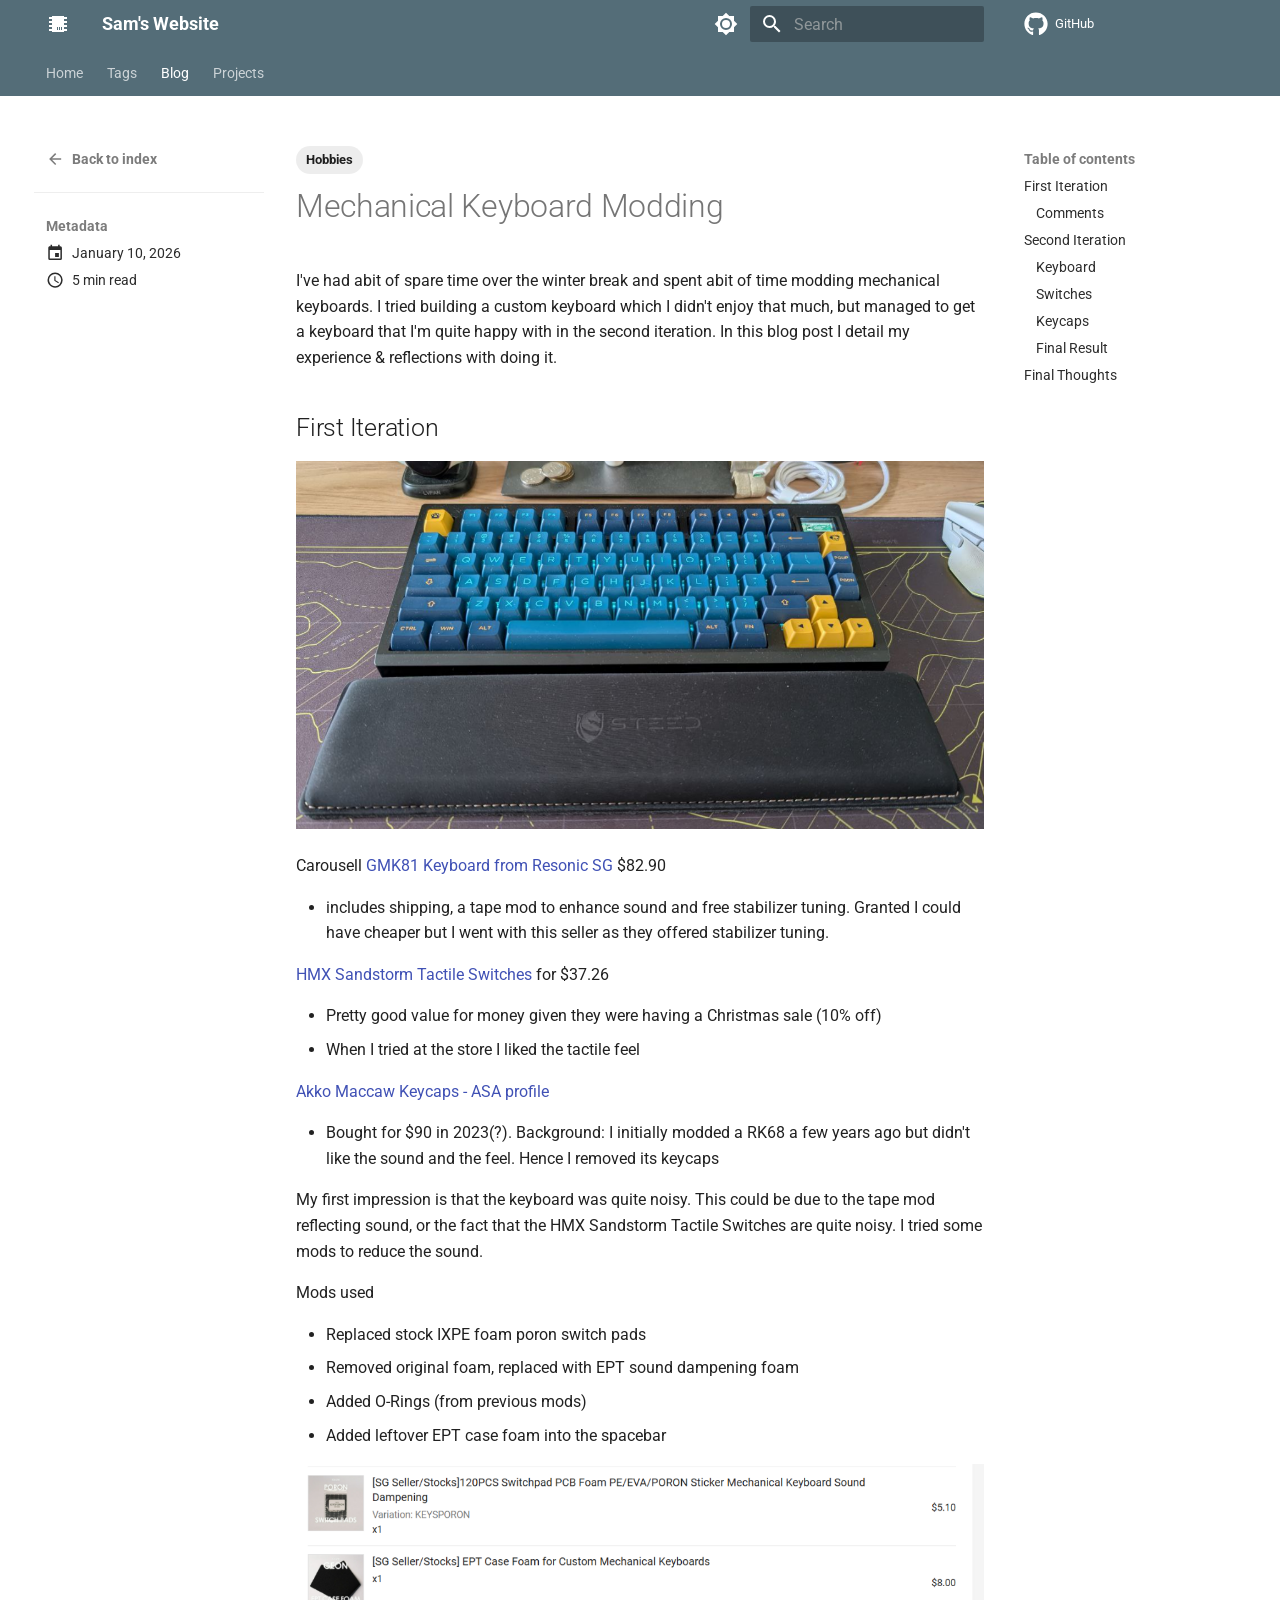
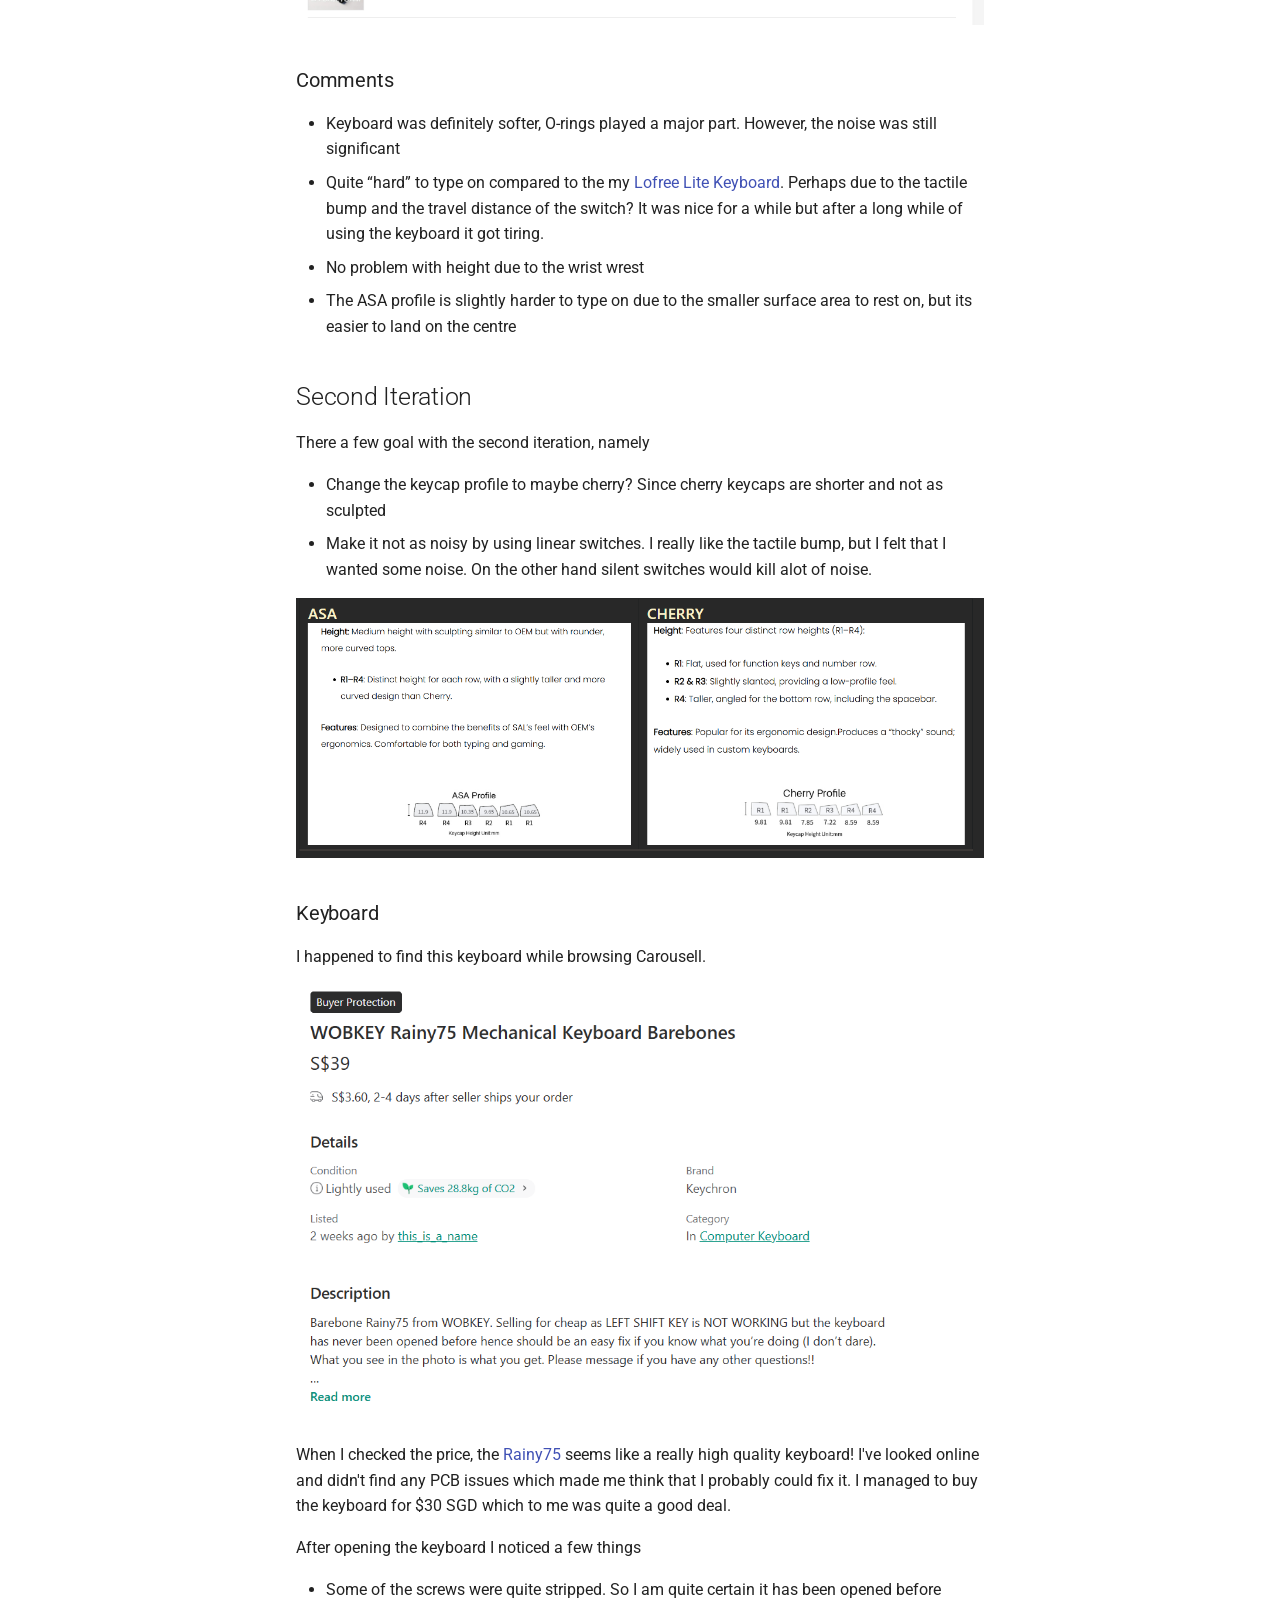
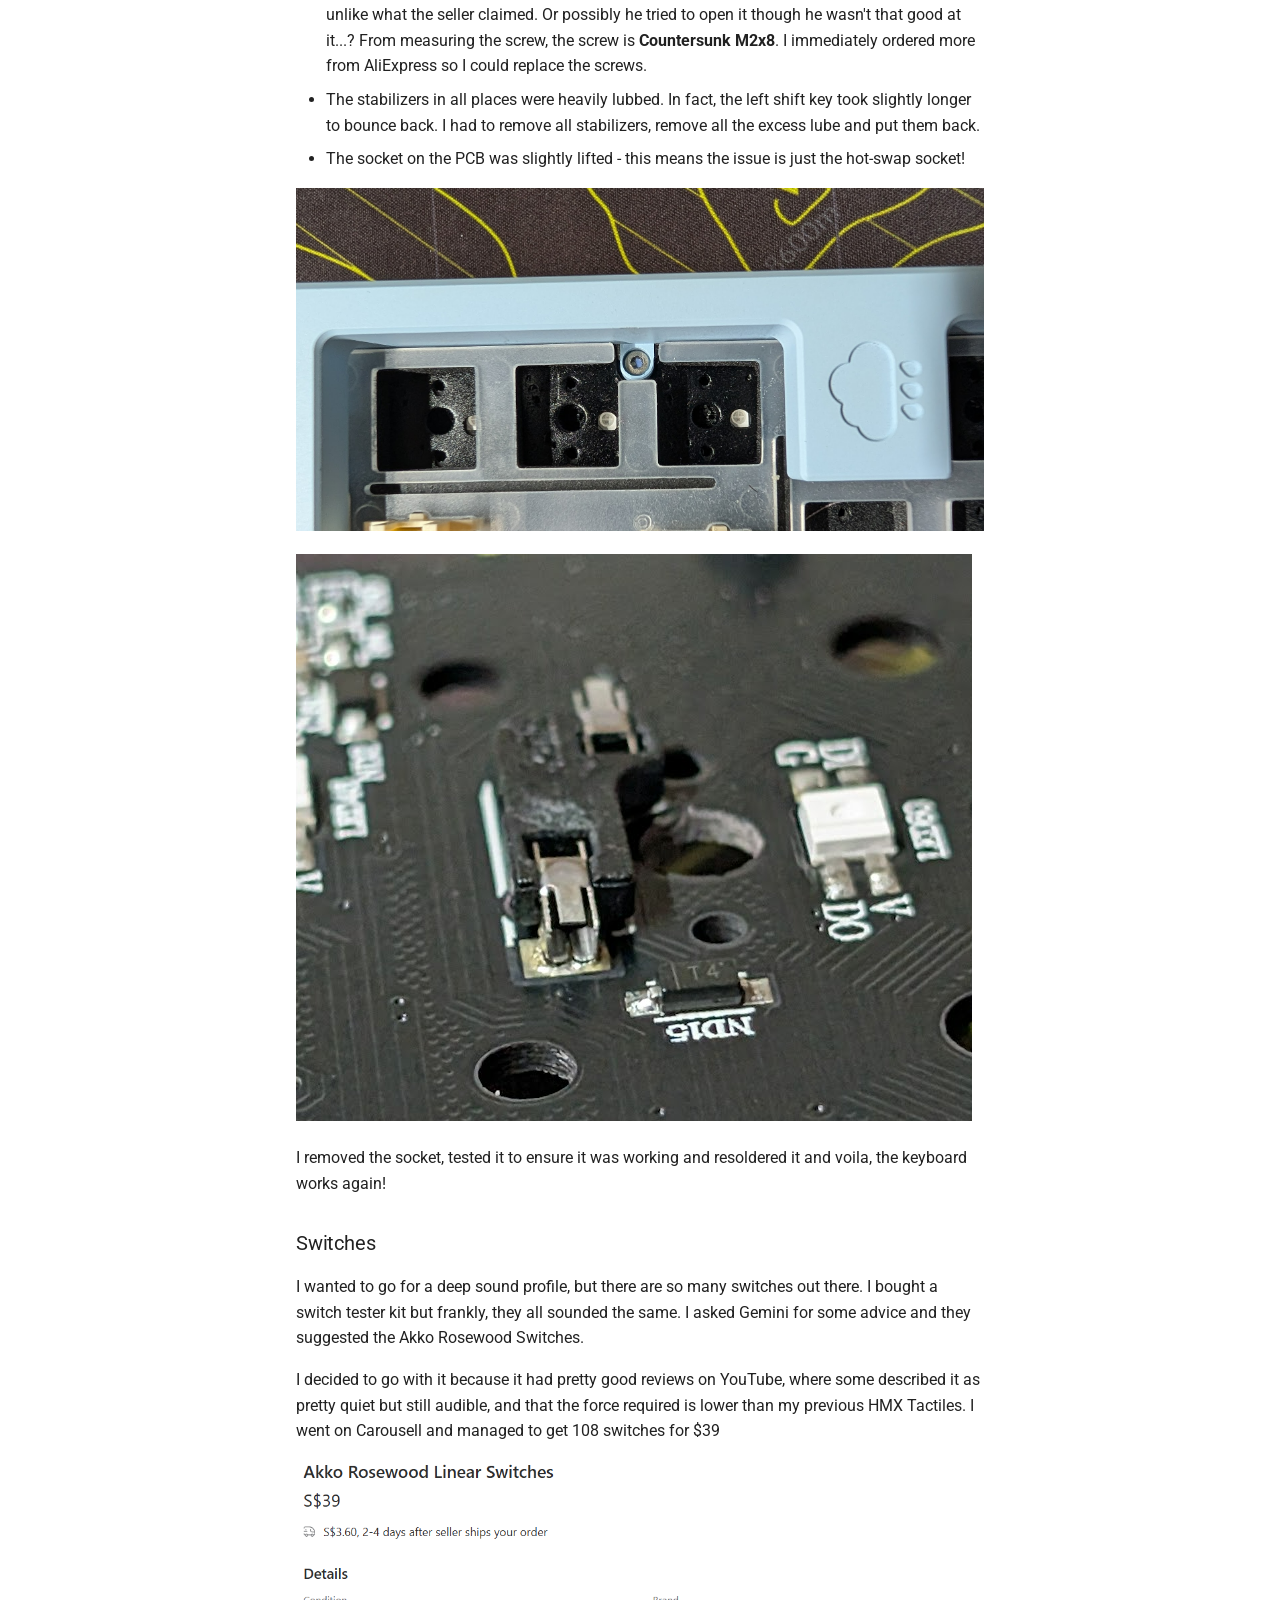
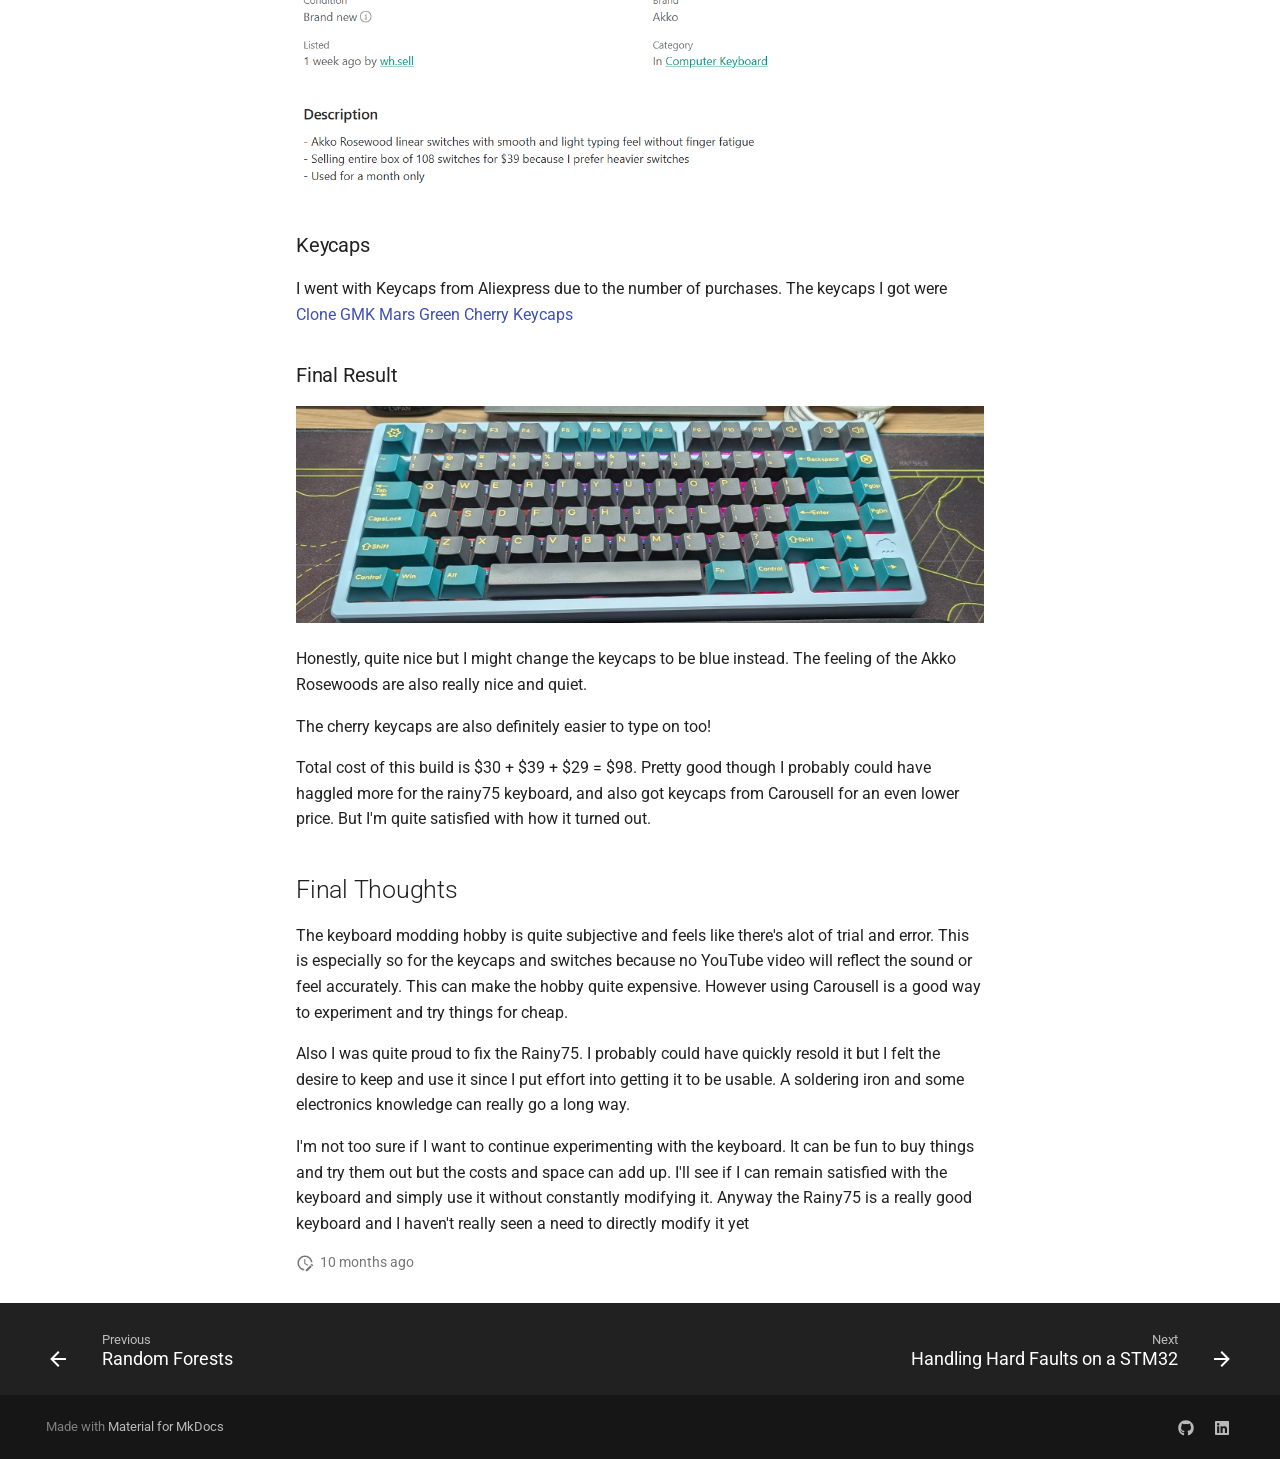
<file: blog/2026/01/10/mechanical-keyboard-modding/index.html>
<!DOCTYPE html><html lang="en" class="no-js"><head>
    
      <meta charset="utf-8">
      <meta name="viewport" content="width=device-width,initial-scale=1">
      
      
      
        <link rel="canonical" href="https://flamerten.github.io/website/blog/2026/01/10/mechanical-keyboard-modding/">
      
      
        <link rel="prev" href="../../02/random-forests/">
      
      
        <link rel="next" href="../../25/handling-hard-faults-on-a-stm32/">
      
      
        
      
      
      <link rel="icon" href="../../../../../assets/images/favicon.png">
      <meta name="generator" content="mkdocs-1.6.1, mkdocs-material-9.7.1">
    
    
      
        <title>Mechanical Keyboard Modding - Sam's Website</title>
      
    
    
      <link rel="stylesheet" href="../../../../../assets/stylesheets/main.484c7ddc.min.css">
      
        
        <link rel="stylesheet" href="../../../../../assets/stylesheets/palette.ab4e12ef.min.css">
      
      


    
    
      
    
    
      
        
        
        <link rel="preconnect" href="https://fonts.gstatic.com" crossorigin>
        <link rel="stylesheet" href="https://fonts.googleapis.com/css?family=Roboto:300,300i,400,400i,700,700i%7CRoboto+Mono:400,400i,700,700i&amp;display=fallback">
        <style>:root{--md-text-font:"Roboto";--md-code-font:"Roboto Mono"}</style>
      
    
    
      <link rel="stylesheet" href="../../../../../css/timeago.css">
    
      <link rel="stylesheet" href="../../../../../stylesheets/form.css">
    
      <link rel="stylesheet" href="../../../../../stylesheets/project.css">
    
      <link rel="stylesheet" href="../../../../../stylesheets/misc.css">
    
      <link rel="stylesheet" href="../../../../../assets/stylesheets/obsidian.min.css">
    
      <link rel="stylesheet" href="../../../../../assets/stylesheets/obsidian.min.css.map">
    
    <script>__md_scope=new URL("../../../../..",location),__md_hash=e=>[...e].reduce(((e,_)=>(e<<5)-e+_.charCodeAt(0)),0),__md_get=(e,_=localStorage,t=__md_scope)=>JSON.parse(_.getItem(t.pathname+"."+e)),__md_set=(e,_,t=localStorage,a=__md_scope)=>{try{t.setItem(a.pathname+"."+e,JSON.stringify(_))}catch(e){}}</script>
    
      
  


  
  

<script id="__analytics">function __md_analytics(){function e(){dataLayer.push(arguments)}window.dataLayer=window.dataLayer||[],e("js",new Date),e("config","G-2GD8459XC7"),document.addEventListener("DOMContentLoaded",(function(){document.forms.search&&document.forms.search.query.addEventListener("blur",(function(){this.value&&e("event","search",{search_term:this.value})}));document$.subscribe((function(){var t=document.forms.feedback;if(void 0!==t)for(var a of t.querySelectorAll("[type=submit]"))a.addEventListener("click",(function(a){a.preventDefault();var n=document.location.pathname,d=this.getAttribute("data-md-value");e("event","feedback",{page:n,data:d}),t.firstElementChild.disabled=!0;var r=t.querySelector(".md-feedback__note [data-md-value='"+d+"']");r&&(r.hidden=!1)})),t.hidden=!1})),location$.subscribe((function(t){e("config","G-2GD8459XC7",{page_path:t.pathname})}))}));var t=document.createElement("script");t.async=!0,t.src="https://www.googletagmanager.com/gtag/js?id=G-2GD8459XC7",document.getElementById("__analytics").insertAdjacentElement("afterEnd",t)}</script>
  
    <script>"undefined"!=typeof __md_analytics&&__md_analytics()</script>
  

    
    
  <link href="../../../../../assets/stylesheets/glightbox.min.css" rel="stylesheet"><script src="../../../../../assets/javascripts/glightbox.min.js"></script><style id="glightbox-style">
            html.glightbox-open { overflow: initial; height: 100%; }
            .gslide-title { margin-top: 0px; user-select: text; }
            .gslide-desc { color: #666; user-select: text; }
            .gslide-image img { background: white; }
            .gscrollbar-fixer { padding-right: 15px; }
            .gdesc-inner { font-size: 0.75rem; }
            body[data-md-color-scheme="slate"] .gdesc-inner { background: var(--md-default-bg-color); }
            body[data-md-color-scheme="slate"] .gslide-title { color: var(--md-default-fg-color); }
            body[data-md-color-scheme="slate"] .gslide-desc { color: var(--md-default-fg-color); }
        </style></head>
  
  
    
    
      
    
    
    
    
    <body dir="ltr" data-md-color-scheme="default" data-md-color-primary="blue-grey" data-md-color-accent="red">
  
    
    <input class="md-toggle" data-md-toggle="drawer" type="checkbox" id="__drawer" autocomplete="off">
    <input class="md-toggle" data-md-toggle="search" type="checkbox" id="__search" autocomplete="off">
    <label class="md-overlay" for="__drawer"></label>
    <div data-md-component="skip">
      
        
        <a href="#mechanical-keyboard-modding" class="md-skip">
          Skip to content
        </a>
      
    </div>
    <div data-md-component="announce">
      
    </div>
    
    
      

<header class="md-header" data-md-component="header">
  <nav class="md-header__inner md-grid" aria-label="Header">
    <a href="../../../../.." title="Sam's Website" class="md-header__button md-logo" aria-label="Sam's Website" data-md-component="logo">
      
  
  <svg xmlns="http://www.w3.org/2000/svg" viewBox="0 0 24 24"><path d="M6 4h12v1h3v2h-3v2h3v2h-3v2h3v2h-3v2h3v2h-3v1H6v-1H3v-2h3v-2H3v-2h3v-2H3V9h3V7H3V5h3zm5 11v3h1v-3zm2 0v3h1v-3zm2 0v3h1v-3z"></path></svg>

    </a>
    <label class="md-header__button md-icon" for="__drawer">
      
      <svg xmlns="http://www.w3.org/2000/svg" viewBox="0 0 24 24"><path d="M3 6h18v2H3zm0 5h18v2H3zm0 5h18v2H3z"></path></svg>
    </label>
    <div class="md-header__title" data-md-component="header-title">
      <div class="md-header__ellipsis">
        <div class="md-header__topic">
          <span class="md-ellipsis">
            Sam's Website
          </span>
        </div>
        <div class="md-header__topic" data-md-component="header-topic">
          <span class="md-ellipsis">
            
              Mechanical Keyboard Modding
            
          </span>
        </div>
      </div>
    </div>
    
      
        <form class="md-header__option" data-md-component="palette">
  
    
    
    
    <input class="md-option" data-md-color-media="" data-md-color-scheme="default" data-md-color-primary="blue-grey" data-md-color-accent="red" aria-label="Switch to dark mode" type="radio" name="__palette" id="__palette_0">
    
      <label class="md-header__button md-icon" title="Switch to dark mode" for="__palette_1" hidden>
        <svg xmlns="http://www.w3.org/2000/svg" viewBox="0 0 24 24"><path d="M12 8a4 4 0 0 0-4 4 4 4 0 0 0 4 4 4 4 0 0 0 4-4 4 4 0 0 0-4-4m0 10a6 6 0 0 1-6-6 6 6 0 0 1 6-6 6 6 0 0 1 6 6 6 6 0 0 1-6 6m8-9.31V4h-4.69L12 .69 8.69 4H4v4.69L.69 12 4 15.31V20h4.69L12 23.31 15.31 20H20v-4.69L23.31 12z"></path></svg>
      </label>
    
  
    
    
    
    <input class="md-option" data-md-color-media="" data-md-color-scheme="slate" data-md-color-primary="blue-grey" data-md-color-accent="deep-orange" aria-label="Switch to light mode" type="radio" name="__palette" id="__palette_1">
    
      <label class="md-header__button md-icon" title="Switch to light mode" for="__palette_0" hidden>
        <svg xmlns="http://www.w3.org/2000/svg" viewBox="0 0 24 24"><path d="M12 18c-.89 0-1.74-.2-2.5-.55C11.56 16.5 13 14.42 13 12s-1.44-4.5-3.5-5.45C10.26 6.2 11.11 6 12 6a6 6 0 0 1 6 6 6 6 0 0 1-6 6m8-9.31V4h-4.69L12 .69 8.69 4H4v4.69L.69 12 4 15.31V20h4.69L12 23.31 15.31 20H20v-4.69L23.31 12z"></path></svg>
      </label>
    
  
</form>
      
    
    
      <script>var palette=__md_get("__palette");if(palette&&palette.color){if("(prefers-color-scheme)"===palette.color.media){var media=matchMedia("(prefers-color-scheme: light)"),input=document.querySelector(media.matches?"[data-md-color-media='(prefers-color-scheme: light)']":"[data-md-color-media='(prefers-color-scheme: dark)']");palette.color.media=input.getAttribute("data-md-color-media"),palette.color.scheme=input.getAttribute("data-md-color-scheme"),palette.color.primary=input.getAttribute("data-md-color-primary"),palette.color.accent=input.getAttribute("data-md-color-accent")}for(var[key,value]of Object.entries(palette.color))document.body.setAttribute("data-md-color-"+key,value)}</script>
    
    
    
      
      
        <label class="md-header__button md-icon" for="__search">
          
          <svg xmlns="http://www.w3.org/2000/svg" viewBox="0 0 24 24"><path d="M9.5 3A6.5 6.5 0 0 1 16 9.5c0 1.61-.59 3.09-1.56 4.23l.27.27h.79l5 5-1.5 1.5-5-5v-.79l-.27-.27A6.52 6.52 0 0 1 9.5 16 6.5 6.5 0 0 1 3 9.5 6.5 6.5 0 0 1 9.5 3m0 2C7 5 5 7 5 9.5S7 14 9.5 14 14 12 14 9.5 12 5 9.5 5"></path></svg>
        </label>
        <div class="md-search" data-md-component="search" role="dialog">
  <label class="md-search__overlay" for="__search"></label>
  <div class="md-search__inner" role="search">
    <form class="md-search__form" name="search">
      <input type="text" class="md-search__input" name="query" aria-label="Search" placeholder="Search" autocapitalize="off" autocorrect="off" autocomplete="off" spellcheck="false" data-md-component="search-query" required>
      <label class="md-search__icon md-icon" for="__search">
        
        <svg xmlns="http://www.w3.org/2000/svg" viewBox="0 0 24 24"><path d="M9.5 3A6.5 6.5 0 0 1 16 9.5c0 1.61-.59 3.09-1.56 4.23l.27.27h.79l5 5-1.5 1.5-5-5v-.79l-.27-.27A6.52 6.52 0 0 1 9.5 16 6.5 6.5 0 0 1 3 9.5 6.5 6.5 0 0 1 9.5 3m0 2C7 5 5 7 5 9.5S7 14 9.5 14 14 12 14 9.5 12 5 9.5 5"></path></svg>
        
        <svg xmlns="http://www.w3.org/2000/svg" viewBox="0 0 24 24"><path d="M20 11v2H8l5.5 5.5-1.42 1.42L4.16 12l7.92-7.92L13.5 5.5 8 11z"></path></svg>
      </label>
      <nav class="md-search__options" aria-label="Search">
        
        <button type="reset" class="md-search__icon md-icon" title="Clear" aria-label="Clear" tabindex="-1">
          
          <svg xmlns="http://www.w3.org/2000/svg" viewBox="0 0 24 24"><path d="M19 6.41 17.59 5 12 10.59 6.41 5 5 6.41 10.59 12 5 17.59 6.41 19 12 13.41 17.59 19 19 17.59 13.41 12z"></path></svg>
        </button>
      </nav>
      
    </form>
    <div class="md-search__output">
      <div class="md-search__scrollwrap" tabindex="0" data-md-scrollfix>
        <div class="md-search-result" data-md-component="search-result">
          <div class="md-search-result__meta">
            Initializing search
          </div>
          <ol class="md-search-result__list" role="presentation"></ol>
        </div>
      </div>
    </div>
  </div>
</div>
      
    
    
      <div class="md-header__source">
        <a href="https://github.com/flamerten" title="Go to repository" class="md-source" data-md-component="source">
  <div class="md-source__icon md-icon">
    
    <svg xmlns="http://www.w3.org/2000/svg" viewBox="0 0 512 512"><!--! Font Awesome Free 7.1.0 by @fontawesome - https://fontawesome.com License - https://fontawesome.com/license/free (Icons: CC BY 4.0, Fonts: SIL OFL 1.1, Code: MIT License) Copyright 2025 Fonticons, Inc.--><path d="M173.9 397.4c0 2-2.3 3.6-5.2 3.6-3.3.3-5.6-1.3-5.6-3.6 0-2 2.3-3.6 5.2-3.6 3-.3 5.6 1.3 5.6 3.6m-31.1-4.5c-.7 2 1.3 4.3 4.3 4.9 2.6 1 5.6 0 6.2-2s-1.3-4.3-4.3-5.2c-2.6-.7-5.5.3-6.2 2.3m44.2-1.7c-2.9.7-4.9 2.6-4.6 4.9.3 2 2.9 3.3 5.9 2.6 2.9-.7 4.9-2.6 4.6-4.6-.3-1.9-3-3.2-5.9-2.9M252.8 8C114.1 8 8 113.3 8 252c0 110.9 69.8 205.8 169.5 239.2 12.8 2.3 17.3-5.6 17.3-12.1 0-6.2-.3-40.4-.3-61.4 0 0-70 15-84.7-29.8 0 0-11.4-29.1-27.8-36.6 0 0-22.9-15.7 1.6-15.4 0 0 24.9 2 38.6 25.8 21.9 38.6 58.6 27.5 72.9 20.9 2.3-16 8.8-27.1 16-33.7-55.9-6.2-112.3-14.3-112.3-110.5 0-27.5 7.6-41.3 23.6-58.9-2.6-6.5-11.1-33.3 2.6-67.9 20.9-6.5 69 27 69 27 20-5.6 41.5-8.5 62.8-8.5s42.8 2.9 62.8 8.5c0 0 48.1-33.6 69-27 13.7 34.7 5.2 61.4 2.6 67.9 16 17.7 25.8 31.5 25.8 58.9 0 96.5-58.9 104.2-114.8 110.5 9.2 7.9 17 22.9 17 46.4 0 33.7-.3 75.4-.3 83.6 0 6.5 4.6 14.4 17.3 12.1C436.2 457.8 504 362.9 504 252 504 113.3 391.5 8 252.8 8M105.2 352.9c-1.3 1-1 3.3.7 5.2 1.6 1.6 3.9 2.3 5.2 1 1.3-1 1-3.3-.7-5.2-1.6-1.6-3.9-2.3-5.2-1m-10.8-8.1c-.7 1.3.3 2.9 2.3 3.9 1.6 1 3.6.7 4.3-.7.7-1.3-.3-2.9-2.3-3.9-2-.6-3.6-.3-4.3.7m32.4 35.6c-1.6 1.3-1 4.3 1.3 6.2 2.3 2.3 5.2 2.6 6.5 1 1.3-1.3.7-4.3-1.3-6.2-2.2-2.3-5.2-2.6-6.5-1m-11.4-14.7c-1.6 1-1.6 3.6 0 5.9s4.3 3.3 5.6 2.3c1.6-1.3 1.6-3.9 0-6.2-1.4-2.3-4-3.3-5.6-2"></path></svg>
  </div>
  <div class="md-source__repository">
    GitHub
  </div>
</a>
      </div>
    
  </nav>
  
</header>
    
    <div class="md-container" data-md-component="container">
      
      
        
          
            
<nav class="md-tabs" aria-label="Tabs" data-md-component="tabs">
  <div class="md-grid">
    <ul class="md-tabs__list">
      
        
  
  
  
  
    <li class="md-tabs__item">
      <a href="../../../../.." class="md-tabs__link">
        
  
  
    
  
  Home

      </a>
    </li>
  

      
        
  
  
  
  
    <li class="md-tabs__item">
      <a href="../../../../../tags/" class="md-tabs__link">
        
  
  
    
  
  Tags

      </a>
    </li>
  

      
        
  
  
  
    
  
  
    
    
      <li class="md-tabs__item md-tabs__item--active">
        <a href="../../../../" class="md-tabs__link">
          
  
  
    
  
  Blog

        </a>
      </li>
    
  

      
        
  
  
  
  
    
    
      <li class="md-tabs__item">
        <a href="../../../../../projects/" class="md-tabs__link">
          
  
  
    
  
  Projects

        </a>
      </li>
    
  

      
    </ul>
  </div>
</nav>
          
        
      
      <main class="md-main" data-md-component="main">
        <div class="md-main__inner md-grid">
          
            
              
                
              
              <div class="md-sidebar md-sidebar--primary" data-md-component="sidebar" data-md-type="navigation" hidden>
                <div class="md-sidebar__scrollwrap">
                  <div class="md-sidebar__inner">
                    


  


<nav class="md-nav md-nav--primary md-nav--lifted" aria-label="Navigation" data-md-level="0">
  <label class="md-nav__title" for="__drawer">
    <a href="../../../../.." title="Sam's Website" class="md-nav__button md-logo" aria-label="Sam's Website" data-md-component="logo">
      
  
  <svg xmlns="http://www.w3.org/2000/svg" viewBox="0 0 24 24"><path d="M6 4h12v1h3v2h-3v2h3v2h-3v2h3v2h-3v2h3v2h-3v1H6v-1H3v-2h3v-2H3v-2h3v-2H3V9h3V7H3V5h3zm5 11v3h1v-3zm2 0v3h1v-3zm2 0v3h1v-3z"></path></svg>

    </a>
    Sam's Website
  </label>
  
    <div class="md-nav__source">
      <a href="https://github.com/flamerten" title="Go to repository" class="md-source" data-md-component="source">
  <div class="md-source__icon md-icon">
    
    <svg xmlns="http://www.w3.org/2000/svg" viewBox="0 0 512 512"><!--! Font Awesome Free 7.1.0 by @fontawesome - https://fontawesome.com License - https://fontawesome.com/license/free (Icons: CC BY 4.0, Fonts: SIL OFL 1.1, Code: MIT License) Copyright 2025 Fonticons, Inc.--><path d="M173.9 397.4c0 2-2.3 3.6-5.2 3.6-3.3.3-5.6-1.3-5.6-3.6 0-2 2.3-3.6 5.2-3.6 3-.3 5.6 1.3 5.6 3.6m-31.1-4.5c-.7 2 1.3 4.3 4.3 4.9 2.6 1 5.6 0 6.2-2s-1.3-4.3-4.3-5.2c-2.6-.7-5.5.3-6.2 2.3m44.2-1.7c-2.9.7-4.9 2.6-4.6 4.9.3 2 2.9 3.3 5.9 2.6 2.9-.7 4.9-2.6 4.6-4.6-.3-1.9-3-3.2-5.9-2.9M252.8 8C114.1 8 8 113.3 8 252c0 110.9 69.8 205.8 169.5 239.2 12.8 2.3 17.3-5.6 17.3-12.1 0-6.2-.3-40.4-.3-61.4 0 0-70 15-84.7-29.8 0 0-11.4-29.1-27.8-36.6 0 0-22.9-15.7 1.6-15.4 0 0 24.9 2 38.6 25.8 21.9 38.6 58.6 27.5 72.9 20.9 2.3-16 8.8-27.1 16-33.7-55.9-6.2-112.3-14.3-112.3-110.5 0-27.5 7.6-41.3 23.6-58.9-2.6-6.5-11.1-33.3 2.6-67.9 20.9-6.5 69 27 69 27 20-5.6 41.5-8.5 62.8-8.5s42.8 2.9 62.8 8.5c0 0 48.1-33.6 69-27 13.7 34.7 5.2 61.4 2.6 67.9 16 17.7 25.8 31.5 25.8 58.9 0 96.5-58.9 104.2-114.8 110.5 9.2 7.9 17 22.9 17 46.4 0 33.7-.3 75.4-.3 83.6 0 6.5 4.6 14.4 17.3 12.1C436.2 457.8 504 362.9 504 252 504 113.3 391.5 8 252.8 8M105.2 352.9c-1.3 1-1 3.3.7 5.2 1.6 1.6 3.9 2.3 5.2 1 1.3-1 1-3.3-.7-5.2-1.6-1.6-3.9-2.3-5.2-1m-10.8-8.1c-.7 1.3.3 2.9 2.3 3.9 1.6 1 3.6.7 4.3-.7.7-1.3-.3-2.9-2.3-3.9-2-.6-3.6-.3-4.3.7m32.4 35.6c-1.6 1.3-1 4.3 1.3 6.2 2.3 2.3 5.2 2.6 6.5 1 1.3-1.3.7-4.3-1.3-6.2-2.2-2.3-5.2-2.6-6.5-1m-11.4-14.7c-1.6 1-1.6 3.6 0 5.9s4.3 3.3 5.6 2.3c1.6-1.3 1.6-3.9 0-6.2-1.4-2.3-4-3.3-5.6-2"></path></svg>
  </div>
  <div class="md-source__repository">
    GitHub
  </div>
</a>
    </div>
  
  <ul class="md-nav__list" data-md-scrollfix>
    
      
      
  
  
  
  
    <li class="md-nav__item">
      <a href="../../../../.." class="md-nav__link">
        
  
  
  <span class="md-ellipsis">
    
  
    Home
  

    
  </span>
  
  

      </a>
    </li>
  

    
      
      
  
  
  
  
    <li class="md-nav__item">
      <a href="../../../../../tags/" class="md-nav__link">
        
  
  
  <span class="md-ellipsis">
    
  
    Tags
  

    
  </span>
  
  

      </a>
    </li>
  

    
      
      
  
  
    
  
  
  
    
    
      
        
          
        
      
        
      
    
    
    
      
        
        
      
      
        
      
    
    
    <li class="md-nav__item md-nav__item--active md-nav__item--section md-nav__item--nested">
      
        
        
        <input class="md-nav__toggle md-toggle " type="checkbox" id="__nav_3" checked>
        
          
          <div class="md-nav__link md-nav__container">
            <a href="../../../../" class="md-nav__link ">
              
  
  
  <span class="md-ellipsis">
    
  
    Blog
  

    
  </span>
  
  

            </a>
            
              
              <label class="md-nav__link " for="__nav_3" id="__nav_3_label" tabindex="">
                <span class="md-nav__icon md-icon"></span>
              </label>
            
          </div>
        
        <nav class="md-nav" data-md-level="1" aria-labelledby="__nav_3_label" aria-expanded="true">
          <label class="md-nav__title" for="__nav_3">
            <span class="md-nav__icon md-icon"></span>
            
  
    Blog
  

          </label>
          <ul class="md-nav__list" data-md-scrollfix>
            
              
            
              
                
  
  
  
  
    
    
      
        
      
    
    
    
      
      
        
          
          
        
      
    
    
    <li class="md-nav__item md-nav__item--section md-nav__item--nested">
      
        
        
          
        
        <input class="md-nav__toggle md-toggle md-toggle--indeterminate" type="checkbox" id="__nav_3_2">
        
          
          <label class="md-nav__link" for="__nav_3_2" id="__nav_3_2_label" tabindex="">
            
  
  
  <span class="md-ellipsis">
    
  
    Archive
  

    
  </span>
  
  

            <span class="md-nav__icon md-icon"></span>
          </label>
        
        <nav class="md-nav" data-md-level="2" aria-labelledby="__nav_3_2_label" aria-expanded="false">
          <label class="md-nav__title" for="__nav_3_2">
            <span class="md-nav__icon md-icon"></span>
            
  
    Archive
  

          </label>
          <ul class="md-nav__list" data-md-scrollfix>
            
              
                
  
  
  
    
  
  
    <li class="md-nav__item">
      <a href="../../../../archive/2026/" class="md-nav__link">
        
  
  
  <span class="md-ellipsis">
    
  
    2026
  

    
  </span>
  
  

      </a>
    </li>
  

              
            
          </ul>
        </nav>
      
    </li>
  

              
            
          </ul>
        </nav>
      
    </li>
  

    
      
      
  
  
  
  
    
    
      
        
          
        
      
        
      
        
      
        
      
    
    
    
      
      
        
      
    
    
    <li class="md-nav__item md-nav__item--nested">
      
        
        
          
        
        <input class="md-nav__toggle md-toggle md-toggle--indeterminate" type="checkbox" id="__nav_4">
        
          
          <div class="md-nav__link md-nav__container">
            <a href="../../../../../projects/" class="md-nav__link ">
              
  
  
  <span class="md-ellipsis">
    
  
    Projects
  

    
  </span>
  
  

            </a>
            
              
              <label class="md-nav__link " for="__nav_4" id="__nav_4_label" tabindex="0">
                <span class="md-nav__icon md-icon"></span>
              </label>
            
          </div>
        
        <nav class="md-nav" data-md-level="1" aria-labelledby="__nav_4_label" aria-expanded="false">
          <label class="md-nav__title" for="__nav_4">
            <span class="md-nav__icon md-icon"></span>
            
  
    Projects
  

          </label>
          <ul class="md-nav__list" data-md-scrollfix>
            
              
            
              
                
  
  
  
  
    
    
      
        
      
        
      
    
    
    
      
      
        
      
    
    
    <li class="md-nav__item md-nav__item--nested">
      
        
        
          
        
        <input class="md-nav__toggle md-toggle md-toggle--indeterminate" type="checkbox" id="__nav_4_2">
        
          
          <label class="md-nav__link" for="__nav_4_2" id="__nav_4_2_label" tabindex="0">
            
  
  
  <span class="md-ellipsis">
    
  
    Hardware
  

    
  </span>
  
  

            <span class="md-nav__icon md-icon"></span>
          </label>
        
        <nav class="md-nav" data-md-level="2" aria-labelledby="__nav_4_2_label" aria-expanded="false">
          <label class="md-nav__title" for="__nav_4_2">
            <span class="md-nav__icon md-icon"></span>
            
  
    Hardware
  

          </label>
          <ul class="md-nav__list" data-md-scrollfix>
            
              
                
  
  
  
  
    <li class="md-nav__item">
      <a href="../../../../../projects/hardware/arduino-string-obfuscator/" class="md-nav__link">
        
  
  
  <span class="md-ellipsis">
    
  
    Arduino String Obfuscator
  

    
  </span>
  
  

      </a>
    </li>
  

              
            
              
                
  
  
  
  
    <li class="md-nav__item">
      <a href="../../../../../projects/hardware/fpga-greyscale-decimator/" class="md-nav__link">
        
  
  
  <span class="md-ellipsis">
    
  
    FPGA Greyscale Decimator
  

    
  </span>
  
  

      </a>
    </li>
  

              
            
          </ul>
        </nav>
      
    </li>
  

              
            
              
                
  
  
  
  
    
    
      
        
      
    
    
    
      
      
        
      
    
    
    <li class="md-nav__item md-nav__item--nested">
      
        
        
          
        
        <input class="md-nav__toggle md-toggle md-toggle--indeterminate" type="checkbox" id="__nav_4_3">
        
          
          <label class="md-nav__link" for="__nav_4_3" id="__nav_4_3_label" tabindex="0">
            
  
  
  <span class="md-ellipsis">
    
  
    Hobbies
  

    
  </span>
  
  

            <span class="md-nav__icon md-icon"></span>
          </label>
        
        <nav class="md-nav" data-md-level="2" aria-labelledby="__nav_4_3_label" aria-expanded="false">
          <label class="md-nav__title" for="__nav_4_3">
            <span class="md-nav__icon md-icon"></span>
            
  
    Hobbies
  

          </label>
          <ul class="md-nav__list" data-md-scrollfix>
            
              
                
  
  
  
  
    <li class="md-nav__item">
      <a href="../../../../../projects/hobbies/embedded-systems-app-notes/" class="md-nav__link">
        
  
  
  <span class="md-ellipsis">
    
  
    Embedded Systems Application Notes
  

    
  </span>
  
  

      </a>
    </li>
  

              
            
          </ul>
        </nav>
      
    </li>
  

              
            
              
                
  
  
  
  
    
    
      
        
      
    
    
    
      
      
        
      
    
    
    <li class="md-nav__item md-nav__item--nested">
      
        
        
          
        
        <input class="md-nav__toggle md-toggle md-toggle--indeterminate" type="checkbox" id="__nav_4_4">
        
          
          <label class="md-nav__link" for="__nav_4_4" id="__nav_4_4_label" tabindex="0">
            
  
  
  <span class="md-ellipsis">
    
  
    Software
  

    
  </span>
  
  

            <span class="md-nav__icon md-icon"></span>
          </label>
        
        <nav class="md-nav" data-md-level="2" aria-labelledby="__nav_4_4_label" aria-expanded="false">
          <label class="md-nav__title" for="__nav_4_4">
            <span class="md-nav__icon md-icon"></span>
            
  
    Software
  

          </label>
          <ul class="md-nav__list" data-md-scrollfix>
            
              
                
  
  
  
  
    <li class="md-nav__item">
      <a href="../../../../../projects/software/work-injury-feetme/" class="md-nav__link">
        
  
  
  <span class="md-ellipsis">
    
  
    Work Injury Detection with FeetMe
  

    
  </span>
  
  

      </a>
    </li>
  

              
            
          </ul>
        </nav>
      
    </li>
  

              
            
          </ul>
        </nav>
      
    </li>
  

    
  </ul>
</nav>
                  </div>
                </div>
              </div>
            
            
              
                
              
              <div class="md-sidebar md-sidebar--secondary" data-md-component="sidebar" data-md-type="toc">
                <div class="md-sidebar__scrollwrap">
                  <div class="md-sidebar__inner">
                    

<nav class="md-nav md-nav--secondary" aria-label="Table of contents">
  
  
  
    
  
  
    <label class="md-nav__title" for="__toc">
      <span class="md-nav__icon md-icon"></span>
      Table of contents
    </label>
    <ul class="md-nav__list" data-md-component="toc" data-md-scrollfix>
      
        <li class="md-nav__item">
  <a href="#first-iteration" class="md-nav__link">
    <span class="md-ellipsis">
      
        First Iteration
      
    </span>
  </a>
  
    <nav class="md-nav" aria-label="First Iteration">
      <ul class="md-nav__list">
        
          <li class="md-nav__item">
  <a href="#comments" class="md-nav__link">
    <span class="md-ellipsis">
      
        Comments
      
    </span>
  </a>
  
</li>
        
      </ul>
    </nav>
  
</li>
      
        <li class="md-nav__item">
  <a href="#second-iteration" class="md-nav__link">
    <span class="md-ellipsis">
      
        Second Iteration
      
    </span>
  </a>
  
    <nav class="md-nav" aria-label="Second Iteration">
      <ul class="md-nav__list">
        
          <li class="md-nav__item">
  <a href="#keyboard" class="md-nav__link">
    <span class="md-ellipsis">
      
        Keyboard
      
    </span>
  </a>
  
</li>
        
          <li class="md-nav__item">
  <a href="#switches" class="md-nav__link">
    <span class="md-ellipsis">
      
        Switches
      
    </span>
  </a>
  
</li>
        
          <li class="md-nav__item">
  <a href="#keycaps" class="md-nav__link">
    <span class="md-ellipsis">
      
        Keycaps
      
    </span>
  </a>
  
</li>
        
          <li class="md-nav__item">
  <a href="#final-result" class="md-nav__link">
    <span class="md-ellipsis">
      
        Final Result
      
    </span>
  </a>
  
</li>
        
      </ul>
    </nav>
  
</li>
      
        <li class="md-nav__item">
  <a href="#final-thoughts" class="md-nav__link">
    <span class="md-ellipsis">
      
        Final Thoughts
      
    </span>
  </a>
  
</li>
      
    </ul>
  
</nav>
                  </div>
                </div>
              </div>
            
          
          
  <div class="md-content md-content--post" data-md-component="content">
    <div class="md-sidebar md-sidebar--post" data-md-component="sidebar" data-md-type="navigation">
      <div class="md-sidebar__scrollwrap">
        <div class="md-sidebar__inner md-post">
          <nav class="md-nav md-nav--primary">
            <div class="md-post__back">
              <div class="md-nav__title md-nav__container">
                <a href="../../../../" class="md-nav__link">
                  <svg xmlns="http://www.w3.org/2000/svg" viewBox="0 0 24 24"><path d="M20 11v2H8l5.5 5.5-1.42 1.42L4.16 12l7.92-7.92L13.5 5.5 8 11z"></path></svg>
                  <span class="md-ellipsis">
                    Back to index
                  </span>
                </a>
              </div>
            </div>
            
            <ul class="md-post__meta md-nav__list">
              <li class="md-nav__item md-nav__item--section">
                <div class="md-post__title">
                  <span class="md-ellipsis">
                    Metadata
                  </span>
                </div>
                <nav class="md-nav">
                  <ul class="md-nav__list">
                    <li class="md-nav__item">
                      <div class="md-nav__link">
                        <svg xmlns="http://www.w3.org/2000/svg" viewBox="0 0 24 24"><path d="M19 19H5V8h14m-3-7v2H8V1H6v2H5c-1.11 0-2 .89-2 2v14a2 2 0 0 0 2 2h14a2 2 0 0 0 2-2V5a2 2 0 0 0-2-2h-1V1m-1 11h-5v5h5z"></path></svg>
                        <time datetime="2026-01-10 00:00:00+00:00" class="md-ellipsis">January 10, 2026</time>
                      </div>
                    </li>
                    
                    
                    
                      
                      <li class="md-nav__item">
                        <div class="md-nav__link">
                          <svg xmlns="http://www.w3.org/2000/svg" viewBox="0 0 24 24"><path d="M12 20a8 8 0 0 0 8-8 8 8 0 0 0-8-8 8 8 0 0 0-8 8 8 8 0 0 0 8 8m0-18a10 10 0 0 1 10 10 10 10 0 0 1-10 10C6.47 22 2 17.5 2 12A10 10 0 0 1 12 2m.5 5v5.25l4.5 2.67-.75 1.23L11 13V7z"></path></svg>
                          <span class="md-ellipsis">
                            
                              5 min read
                            
                          </span>
                        </div>
                      </li>
                    
                  </ul>
                </nav>
              </li>
            </ul>
            
          </nav>
          
        </div>
      </div>
    </div>
    <article class="md-content__inner md-typeset">
      
        
  


  <nav class="md-tags">
    
      
      
      
      
        <a href="../../../../../tags/#tag:hobbies" class="md-tag">Hobbies</a>
      
    
  </nav>



<h1 id="mechanical-keyboard-modding">Mechanical Keyboard Modding</h1>
<p>I've had abit of spare time over the winter break and spent abit of time modding mechanical keyboards. I tried building a custom keyboard which I didn't enjoy that much, but managed to get a keyboard that I'm quite happy with in the second iteration. In this blog post I detail my experience &amp; reflections with doing it.</p>
<!-- more -->
<h2 id="first-iteration">First Iteration</h2>
<p><a class="glightbox" data-type="image" data-width="auto" data-height="auto" href="../../../../../assets/keyboard-modding.png" data-desc-position="bottom"><img alt="keyboard-modding.png" loading="lazy" src="../../../../../assets/keyboard-modding.png"></a></p>
<p>Carousell <a href="https://www.carousell.sg/p/gmk81-free-stabiliser-tuning-lubing-mods%F0%9F%94%A5-gmk-81-75-barebones-wireless-tri-mode-gasket-mount-lcd-display-screen-volume-knob-custom-rgb-mechanical-keyboard-gmk67-gmk-67-gmk87-gmk-87-1302311344/?t-id=2505006_1767358569261&amp;t-referrer_browse_type=seller&amp;t-referrer_page_type=profile&amp;t-referrer_request_id=EGib1-Ur1yCpVFBt&amp;t-tap_index=0">GMK81 Keyboard from Resonic SG</a> $82.90 </p>
<ul>
<li>includes shipping, a tape mod to enhance sound and free stabilizer tuning. Granted I could have cheaper but I went with this seller as they offered stabilizer tuning.</li>
</ul>
<p><a href="https://reformdlab.co/products/hmx-sandstorm-tactile-switch">HMX Sandstorm Tactile Switches</a> for $37.26</p>
<ul>
<li>Pretty good value for money given they were having a Christmas sale (10% off)</li>
<li>When I tried at the store I liked the tactile feel</li>
</ul>
<p><a href="https://en.akkogear.com/product/macaw-keycap-set-157-key/">Akko Maccaw Keycaps - ASA profile</a></p>
<ul>
<li>Bought for $90 in 2023(?). Background: I initially modded a RK68 a few years ago but didn't like the sound and the feel. Hence I removed its keycaps</li>
</ul>
<p>My first impression is that the keyboard was quite noisy. This could be due to the tape mod reflecting sound, or the fact that the HMX Sandstorm Tactile Switches are quite noisy. I tried some mods to reduce the sound.</p>
<p>Mods used</p>
<ul>
<li>Replaced stock IXPE foam poron switch pads</li>
<li>Removed original foam, replaced with EPT sound dampening foam</li>
<li>Added O-Rings (from previous mods)</li>
<li>Added leftover EPT case foam into the spacebar</li>
</ul>
<p><a class="glightbox" data-type="image" data-width="auto" data-height="auto" href="../../../../../assets/keyboard-modding-2.png" data-desc-position="bottom"><img alt="keyboard-modding-2.png" loading="lazy" src="../../../../../assets/keyboard-modding-2.png"></a></p>
<h3 id="comments">Comments</h3>
<ul>
<li>Keyboard was definitely softer, O-rings played a major part. However, the noise was still significant</li>
<li>Quite “hard” to type on compared to the my <a href="https://www.lofree.co/products/flow-lite84-mechanical-keyboard">Lofree Lite Keyboard</a>. Perhaps due to the tactile bump and the travel distance of the switch? It was nice for a while but after a long while of using the keyboard it got tiring.</li>
<li>No problem with height due to the wrist wrest</li>
<li>The ASA profile is slightly harder to type on due to the smaller surface area to rest on, but its easier to land on the centre</li>
</ul>
<h2 id="second-iteration">Second Iteration</h2>
<p>There a few goal with the second iteration, namely</p>
<ul>
<li>Change the keycap profile to maybe cherry? Since cherry keycaps are shorter and not as sculpted</li>
<li>Make it not as noisy by using linear switches. I really like the tactile bump, but I felt that I wanted some noise. On the other hand silent switches would kill alot of noise.</li>
</ul>
<p><a class="glightbox" data-type="image" data-width="auto" data-height="auto" href="../../../../../assets/keyboard-modding-3.png" data-desc-position="bottom"><img alt="keyboard-modding-3.png" loading="lazy" src="../../../../../assets/keyboard-modding-3.png"></a></p>
<h3 id="keyboard">Keyboard</h3>
<p>I happened to find this keyboard while browsing Carousell.</p>
<p><a class="glightbox" data-type="image" data-width="auto" data-height="auto" href="../../../../../assets/keyboard-modding-4.png" data-desc-position="bottom"><img alt="keyboard-modding-4.png" loading="lazy" src="../../../../../assets/keyboard-modding-4.png"></a></p>
<p>When I checked the price, the <a href="https://www.wobkey.com/products/rainy75">Rainy75</a> seems like a really high quality keyboard! I've looked online and didn't find any PCB issues which made me think that I probably could fix it. I managed to buy the keyboard for $30 SGD which to me was quite a good deal.</p>
<p>After opening the keyboard I noticed a few things</p>
<ul>
<li>Some of the screws were quite stripped. So I am quite certain it has been opened before unlike what the seller claimed. Or possibly he tried to open it though he wasn't that good at it...? From measuring the screw, the screw is <strong>Countersunk M2x8</strong>. I immediately ordered more from AliExpress so I could replace the screws.</li>
<li>The stabilizers in all places were heavily lubbed. In fact, the left shift key took slightly longer to bounce back. I had to remove all stabilizers, remove all the excess lube and put them back. </li>
<li>The socket on the PCB was slightly lifted - this means the issue is just the hot-swap socket!</li>
</ul>
<p><a class="glightbox" data-type="image" data-width="auto" data-height="auto" href="../../../../../assets/keyboard-modding-7.png" data-desc-position="bottom"><img alt="keyboard-modding-7.png" loading="lazy" src="../../../../../assets/keyboard-modding-7.png"></a></p>
<p><a class="glightbox" data-type="image" data-width="auto" data-height="auto" href="../../../../../assets/keyboard-modding-6.png" data-desc-position="bottom"><img alt="keyboard-modding-6.png" loading="lazy" src="../../../../../assets/keyboard-modding-6.png"></a></p>
<p>I removed the socket, tested it to ensure it was working and resoldered it and voila, the keyboard works again!</p>
<h3 id="switches">Switches</h3>
<p>I wanted to go for a deep sound profile, but there are so many switches out there. I bought a switch tester kit but frankly, they all sounded the same. I asked Gemini for some advice and they suggested the Akko Rosewood Switches.</p>
<p>I decided to go with it because it had pretty good reviews on YouTube, where some described it as pretty quiet but still audible, and that the force required is lower than my previous HMX Tactiles. I went on Carousell and managed to get 108 switches for $39</p>
<p><a class="glightbox" data-type="image" data-width="auto" data-height="auto" href="../../../../../assets/keyboard-modding-8.png" data-desc-position="bottom"><img alt="keyboard-modding-8.png" loading="lazy" src="../../../../../assets/keyboard-modding-8.png"></a></p>
<h3 id="keycaps">Keycaps</h3>
<p>I went with Keycaps from Aliexpress due to the number of purchases. The keycaps I got were <a href="https://www.aliexpress.com/item/1005005484468911.html?spm=a2g0o.order_list.order_list_main.22.41471802voyTMR">Clone GMK Mars Green Cherry Keycaps</a></p>
<h3 id="final-result">Final Result</h3>
<p><a class="glightbox" data-type="image" data-width="auto" data-height="auto" href="../../../../../assets/keyboard-modding-9.png" data-desc-position="bottom"><img alt="keyboard-modding-9.png" loading="lazy" src="../../../../../assets/keyboard-modding-9.png"></a></p>
<p>Honestly, quite nice but I might change the keycaps to be blue instead. The feeling of the Akko Rosewoods are also really nice and quiet. </p>
<p>The cherry keycaps are also definitely easier to type on too!</p>
<p>Total cost of this build is $30 + $39 + $29 = $98. Pretty good though I probably could have haggled more for the rainy75 keyboard, and also got keycaps from Carousell for an even lower price. But I'm quite satisfied with how it turned out.</p>
<h2 id="final-thoughts">Final Thoughts</h2>
<p>The keyboard modding hobby is quite subjective and feels like there's alot of trial and error. This is especially so for the keycaps and switches because no YouTube video will reflect the sound or feel accurately. This can make the hobby quite expensive. However using Carousell is a good way to experiment and try things for cheap.</p>
<p>Also I was quite proud to fix the Rainy75. I probably could have quickly resold it but I felt the desire to keep and use it since I put effort into getting it to be usable. A soldering iron and some electronics knowledge can really go a long way. </p>
<p>I'm not too sure if I want to continue experimenting with the keyboard. It can be fun to buy things and try them out but the costs and space can add up. I'll see if I can remain satisfied with the keyboard and simply use it without constantly modifying it. Anyway the Rainy75 is a really good keyboard and I haven't really seen a need to directly modify it yet</p>







  
    
  
  


  <aside class="md-source-file">
    
      
  <span class="md-source-file__fact">
    <span class="md-icon" title="Last update">
      <svg xmlns="http://www.w3.org/2000/svg" viewBox="0 0 24 24"><path d="M21 13.1c-.1 0-.3.1-.4.2l-1 1 2.1 2.1 1-1c.2-.2.2-.6 0-.8l-1.3-1.3c-.1-.1-.2-.2-.4-.2m-1.9 1.8-6.1 6V23h2.1l6.1-6.1zM12.5 7v5.2l4 2.4-1 1L11 13V7zM11 21.9c-5.1-.5-9-4.8-9-9.9C2 6.5 6.5 2 12 2c5.3 0 9.6 4.1 10 9.3-.3-.1-.6-.2-1-.2s-.7.1-1 .2C19.6 7.2 16.2 4 12 4c-4.4 0-8 3.6-8 8 0 4.1 3.1 7.5 7.1 7.9l-.1.2z"></path></svg>
    </span>
    <span class="git-revision-date-localized-plugin git-revision-date-localized-plugin-timeago" title="January 10, 2026 04:30:24 UTC"><span class="timeago" datetime="2026-01-10T04:30:24+00:00" locale="en"></span></span><span class="git-revision-date-localized-plugin git-revision-date-localized-plugin-iso_date" title="January 10, 2026 04:30:24 UTC">2026-01-10</span>
  </span>

    
    
    
    
  </aside>


  


  



      
    </article>
  </div>

          
<script>var target=document.getElementById(location.hash.slice(1));target&&target.name&&(target.checked=target.name.startsWith("__tabbed_"))</script>
        </div>
        
          <button type="button" class="md-top md-icon" data-md-component="top" hidden>
  
  <svg xmlns="http://www.w3.org/2000/svg" viewBox="0 0 24 24"><path d="M13 20h-2V8l-5.5 5.5-1.42-1.42L12 4.16l7.92 7.92-1.42 1.42L13 8z"></path></svg>
  Back to top
</button>
        
      </main>
      
        <footer class="md-footer">
  
    
      
        
      
      <nav class="md-footer__inner md-grid" aria-label="Footer">
        
          
          <a href="../../02/random-forests/" class="md-footer__link md-footer__link--prev" aria-label="Previous: Random Forests">
            <div class="md-footer__button md-icon">
              
              <svg xmlns="http://www.w3.org/2000/svg" viewBox="0 0 24 24"><path d="M20 11v2H8l5.5 5.5-1.42 1.42L4.16 12l7.92-7.92L13.5 5.5 8 11z"></path></svg>
            </div>
            <div class="md-footer__title">
              <span class="md-footer__direction">
                Previous
              </span>
              <div class="md-ellipsis">
                Random Forests
              </div>
            </div>
          </a>
        
        
          
          <a href="../../25/handling-hard-faults-on-a-stm32/" class="md-footer__link md-footer__link--next" aria-label="Next: Handling Hard Faults on a STM32">
            <div class="md-footer__title">
              <span class="md-footer__direction">
                Next
              </span>
              <div class="md-ellipsis">
                Handling Hard Faults on a STM32
              </div>
            </div>
            <div class="md-footer__button md-icon">
              
              <svg xmlns="http://www.w3.org/2000/svg" viewBox="0 0 24 24"><path d="M4 11v2h12l-5.5 5.5 1.42 1.42L19.84 12l-7.92-7.92L10.5 5.5 16 11z"></path></svg>
            </div>
          </a>
        
      </nav>
    
  
  <div class="md-footer-meta md-typeset">
    <div class="md-footer-meta__inner md-grid">
      <div class="md-copyright">
  
  
    Made with
    <a href="https://squidfunk.github.io/mkdocs-material/" target="_blank" rel="noopener">
      Material for MkDocs
    </a>
  
</div>
      
        
<div class="md-social">
  
    
    
    
    
      
      
    
    <a href="https://github.com/flamerten" target="_blank" rel="noopener" title="github.com" class="md-social__link">
      <svg xmlns="http://www.w3.org/2000/svg" viewBox="0 0 512 512"><!--! Font Awesome Free 7.1.0 by @fontawesome - https://fontawesome.com License - https://fontawesome.com/license/free (Icons: CC BY 4.0, Fonts: SIL OFL 1.1, Code: MIT License) Copyright 2025 Fonticons, Inc.--><path d="M173.9 397.4c0 2-2.3 3.6-5.2 3.6-3.3.3-5.6-1.3-5.6-3.6 0-2 2.3-3.6 5.2-3.6 3-.3 5.6 1.3 5.6 3.6m-31.1-4.5c-.7 2 1.3 4.3 4.3 4.9 2.6 1 5.6 0 6.2-2s-1.3-4.3-4.3-5.2c-2.6-.7-5.5.3-6.2 2.3m44.2-1.7c-2.9.7-4.9 2.6-4.6 4.9.3 2 2.9 3.3 5.9 2.6 2.9-.7 4.9-2.6 4.6-4.6-.3-1.9-3-3.2-5.9-2.9M252.8 8C114.1 8 8 113.3 8 252c0 110.9 69.8 205.8 169.5 239.2 12.8 2.3 17.3-5.6 17.3-12.1 0-6.2-.3-40.4-.3-61.4 0 0-70 15-84.7-29.8 0 0-11.4-29.1-27.8-36.6 0 0-22.9-15.7 1.6-15.4 0 0 24.9 2 38.6 25.8 21.9 38.6 58.6 27.5 72.9 20.9 2.3-16 8.8-27.1 16-33.7-55.9-6.2-112.3-14.3-112.3-110.5 0-27.5 7.6-41.3 23.6-58.9-2.6-6.5-11.1-33.3 2.6-67.9 20.9-6.5 69 27 69 27 20-5.6 41.5-8.5 62.8-8.5s42.8 2.9 62.8 8.5c0 0 48.1-33.6 69-27 13.7 34.7 5.2 61.4 2.6 67.9 16 17.7 25.8 31.5 25.8 58.9 0 96.5-58.9 104.2-114.8 110.5 9.2 7.9 17 22.9 17 46.4 0 33.7-.3 75.4-.3 83.6 0 6.5 4.6 14.4 17.3 12.1C436.2 457.8 504 362.9 504 252 504 113.3 391.5 8 252.8 8M105.2 352.9c-1.3 1-1 3.3.7 5.2 1.6 1.6 3.9 2.3 5.2 1 1.3-1 1-3.3-.7-5.2-1.6-1.6-3.9-2.3-5.2-1m-10.8-8.1c-.7 1.3.3 2.9 2.3 3.9 1.6 1 3.6.7 4.3-.7.7-1.3-.3-2.9-2.3-3.9-2-.6-3.6-.3-4.3.7m32.4 35.6c-1.6 1.3-1 4.3 1.3 6.2 2.3 2.3 5.2 2.6 6.5 1 1.3-1.3.7-4.3-1.3-6.2-2.2-2.3-5.2-2.6-6.5-1m-11.4-14.7c-1.6 1-1.6 3.6 0 5.9s4.3 3.3 5.6 2.3c1.6-1.3 1.6-3.9 0-6.2-1.4-2.3-4-3.3-5.6-2"></path></svg>
    </a>
  
    
    
    
    
      
      
    
    <a href="https://www.linkedin.com/in/samuelyow/" target="_blank" rel="noopener" title="www.linkedin.com" class="md-social__link">
      <svg xmlns="http://www.w3.org/2000/svg" viewBox="0 0 448 512"><!--! Font Awesome Free 7.1.0 by @fontawesome - https://fontawesome.com License - https://fontawesome.com/license/free (Icons: CC BY 4.0, Fonts: SIL OFL 1.1, Code: MIT License) Copyright 2025 Fonticons, Inc.--><path d="M416 32H31.9C14.3 32 0 46.5 0 64.3v383.4C0 465.5 14.3 480 31.9 480H416c17.6 0 32-14.5 32-32.3V64.3c0-17.8-14.4-32.3-32-32.3M135.4 416H69V202.2h66.5V416zM102.2 96a38.5 38.5 0 1 1 0 77 38.5 38.5 0 1 1 0-77m282.1 320h-66.4V312c0-24.8-.5-56.7-34.5-56.7-34.6 0-39.9 27-39.9 54.9V416h-66.4V202.2h63.7v29.2h.9c8.9-16.8 30.6-34.5 62.9-34.5 67.2 0 79.7 44.3 79.7 101.9z"></path></svg>
    </a>
  
</div>
      
    </div>
  </div>
</footer>
      
    </div>
    <div class="md-dialog" data-md-component="dialog">
      <div class="md-dialog__inner md-typeset"></div>
    </div>
    
    
    
      
      
      <script id="__config" type="application/json">{"annotate": null, "base": "../../../../..", "features": ["navigation.tabs", "navigation.top", "navigation.indexes", "navigation.sections", "navigation.tracking", "navigation.footer", "navigation.expand", "content.code.copy", "content.code.annotate", "toc.follow"], "search": "../../../../../assets/javascripts/workers/search.2c215733.min.js", "tags": null, "translations": {"clipboard.copied": "Copied to clipboard", "clipboard.copy": "Copy to clipboard", "search.result.more.one": "1 more on this page", "search.result.more.other": "# more on this page", "search.result.none": "No matching documents", "search.result.one": "1 matching document", "search.result.other": "# matching documents", "search.result.placeholder": "Type to start searching", "search.result.term.missing": "Missing", "select.version": "Select version"}, "version": null}</script>
    
    
      <script src="../../../../../assets/javascripts/bundle.79ae519e.min.js"></script>
      
        <script src="../../../../../js/timeago.min.js"></script>
      
        <script src="../../../../../js/timeago_mkdocs_material.js"></script>
      
    
  
<script id="init-glightbox">const lightbox = GLightbox({"touchNavigation": true, "loop": false, "zoomable": true, "draggable": true, "openEffect": "zoom", "closeEffect": "zoom", "slideEffect": "slide"});
document$.subscribe(()=>{ lightbox.reload(); });
</script></body></html>
</file>
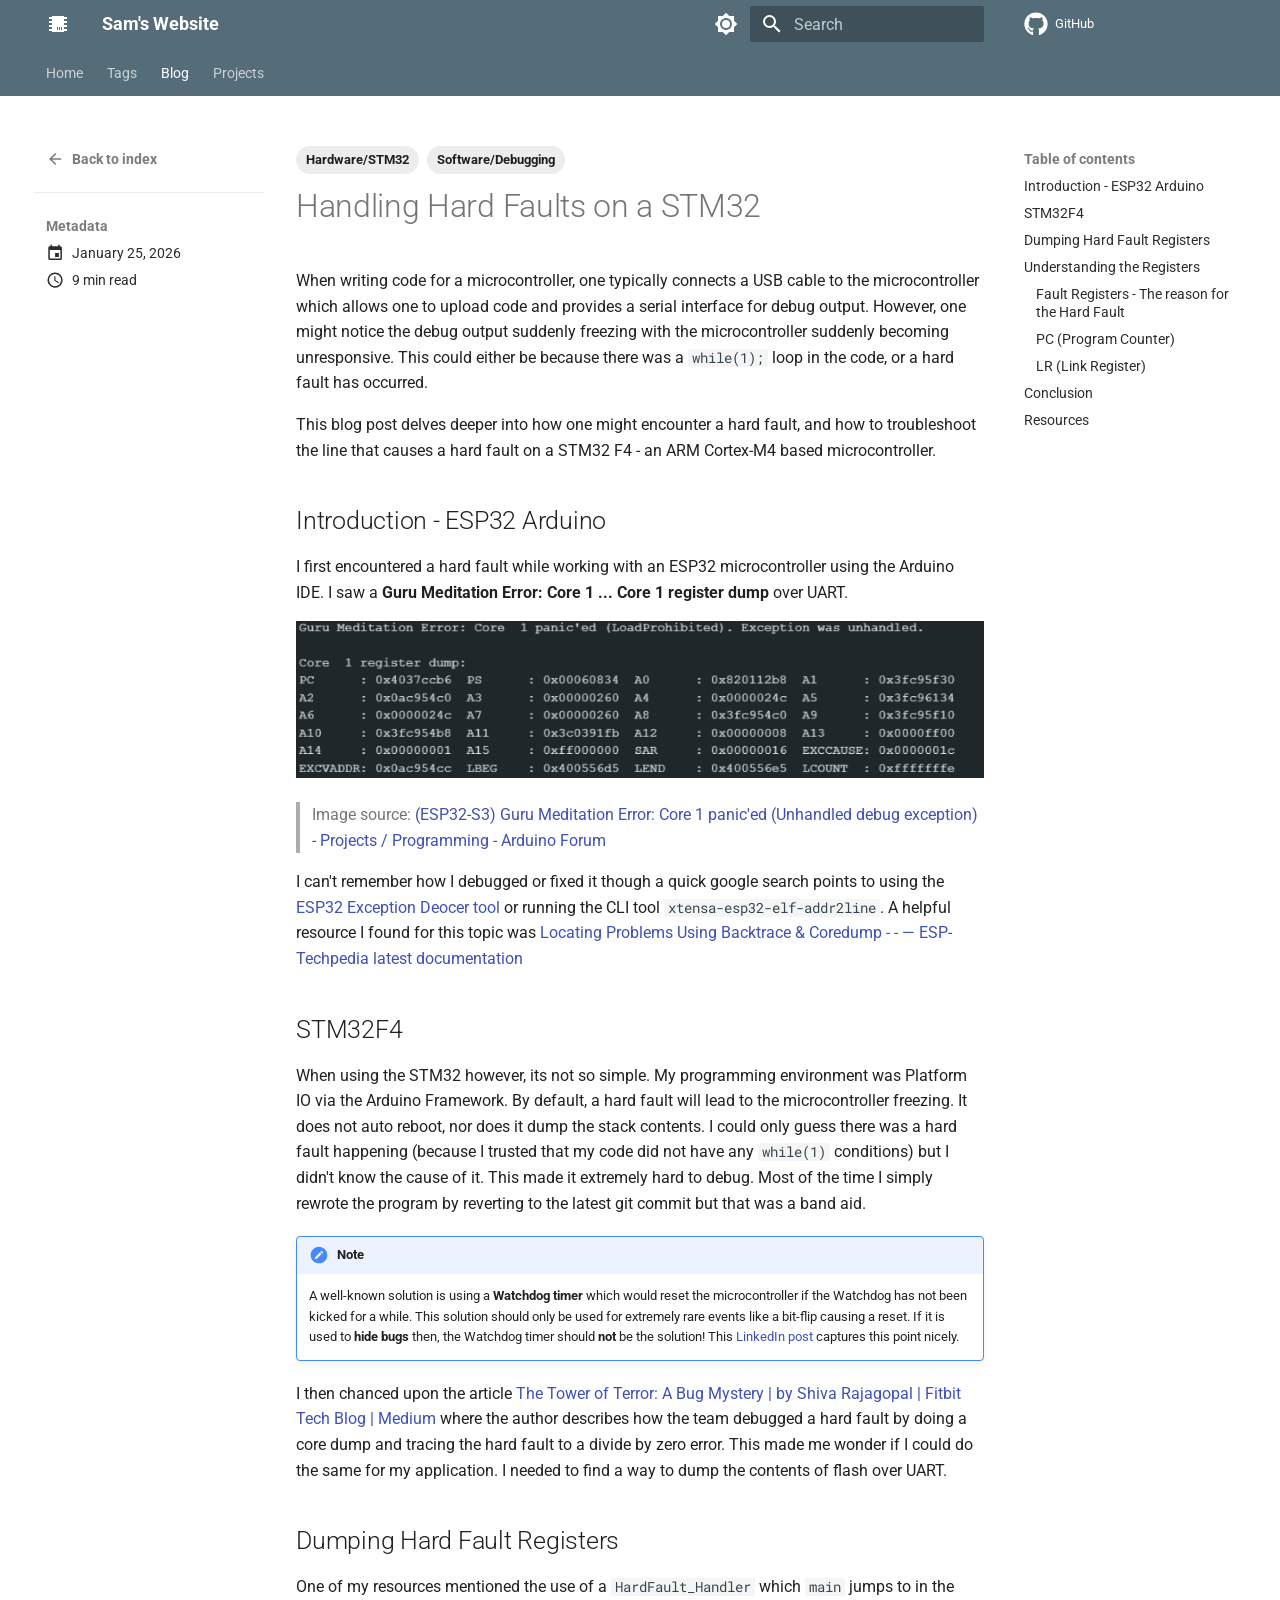
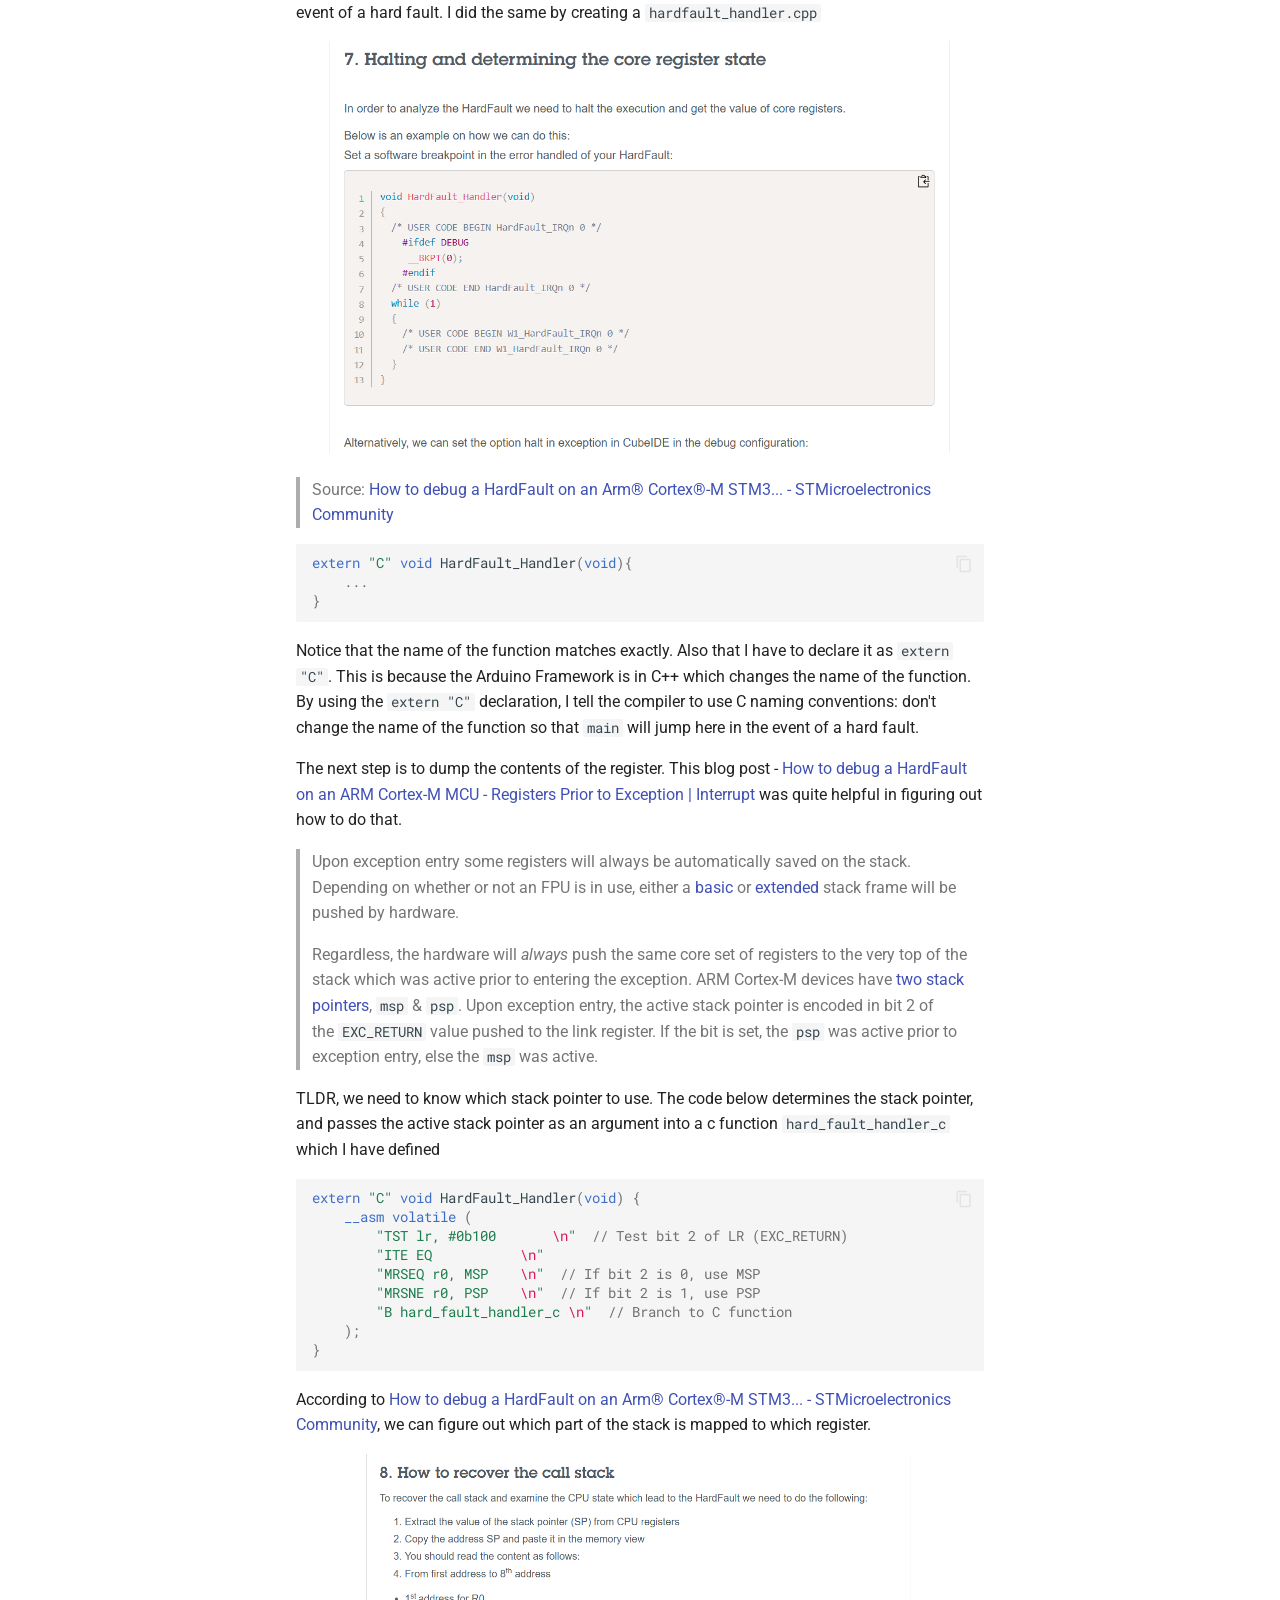
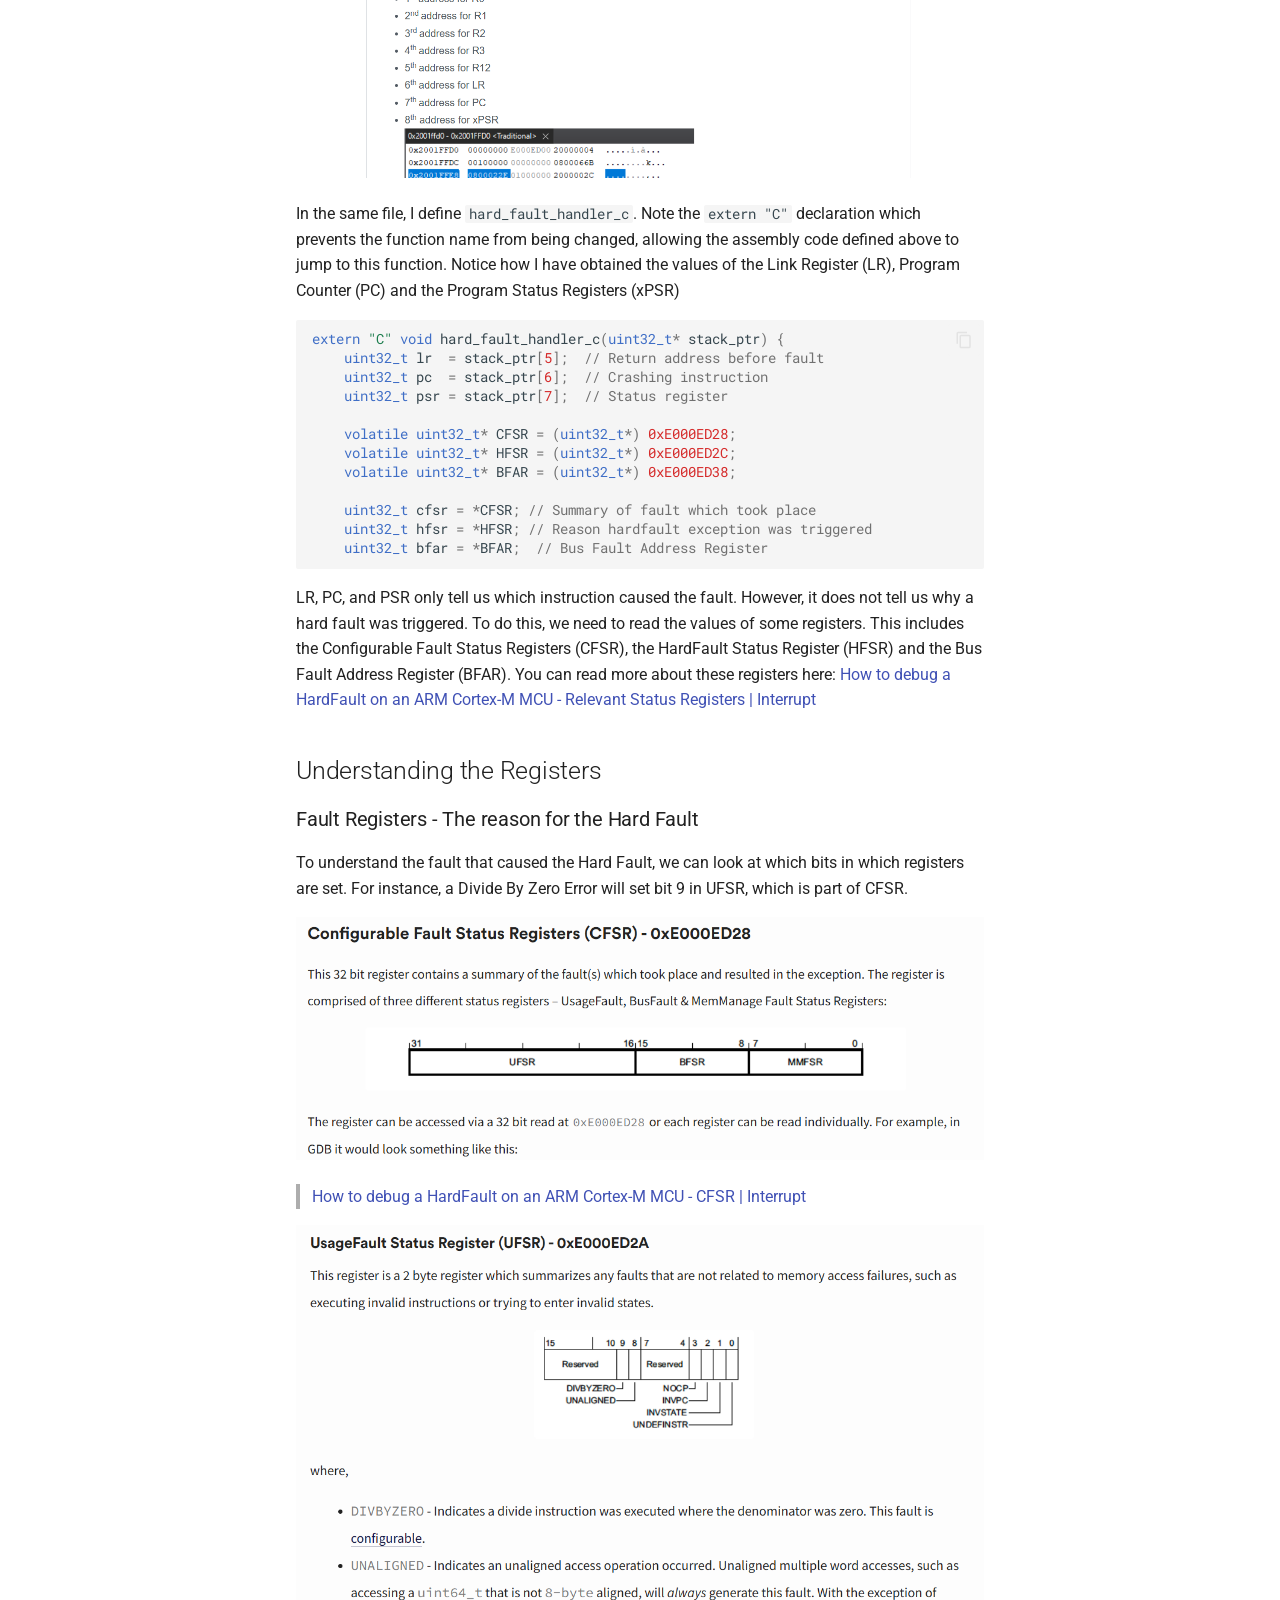
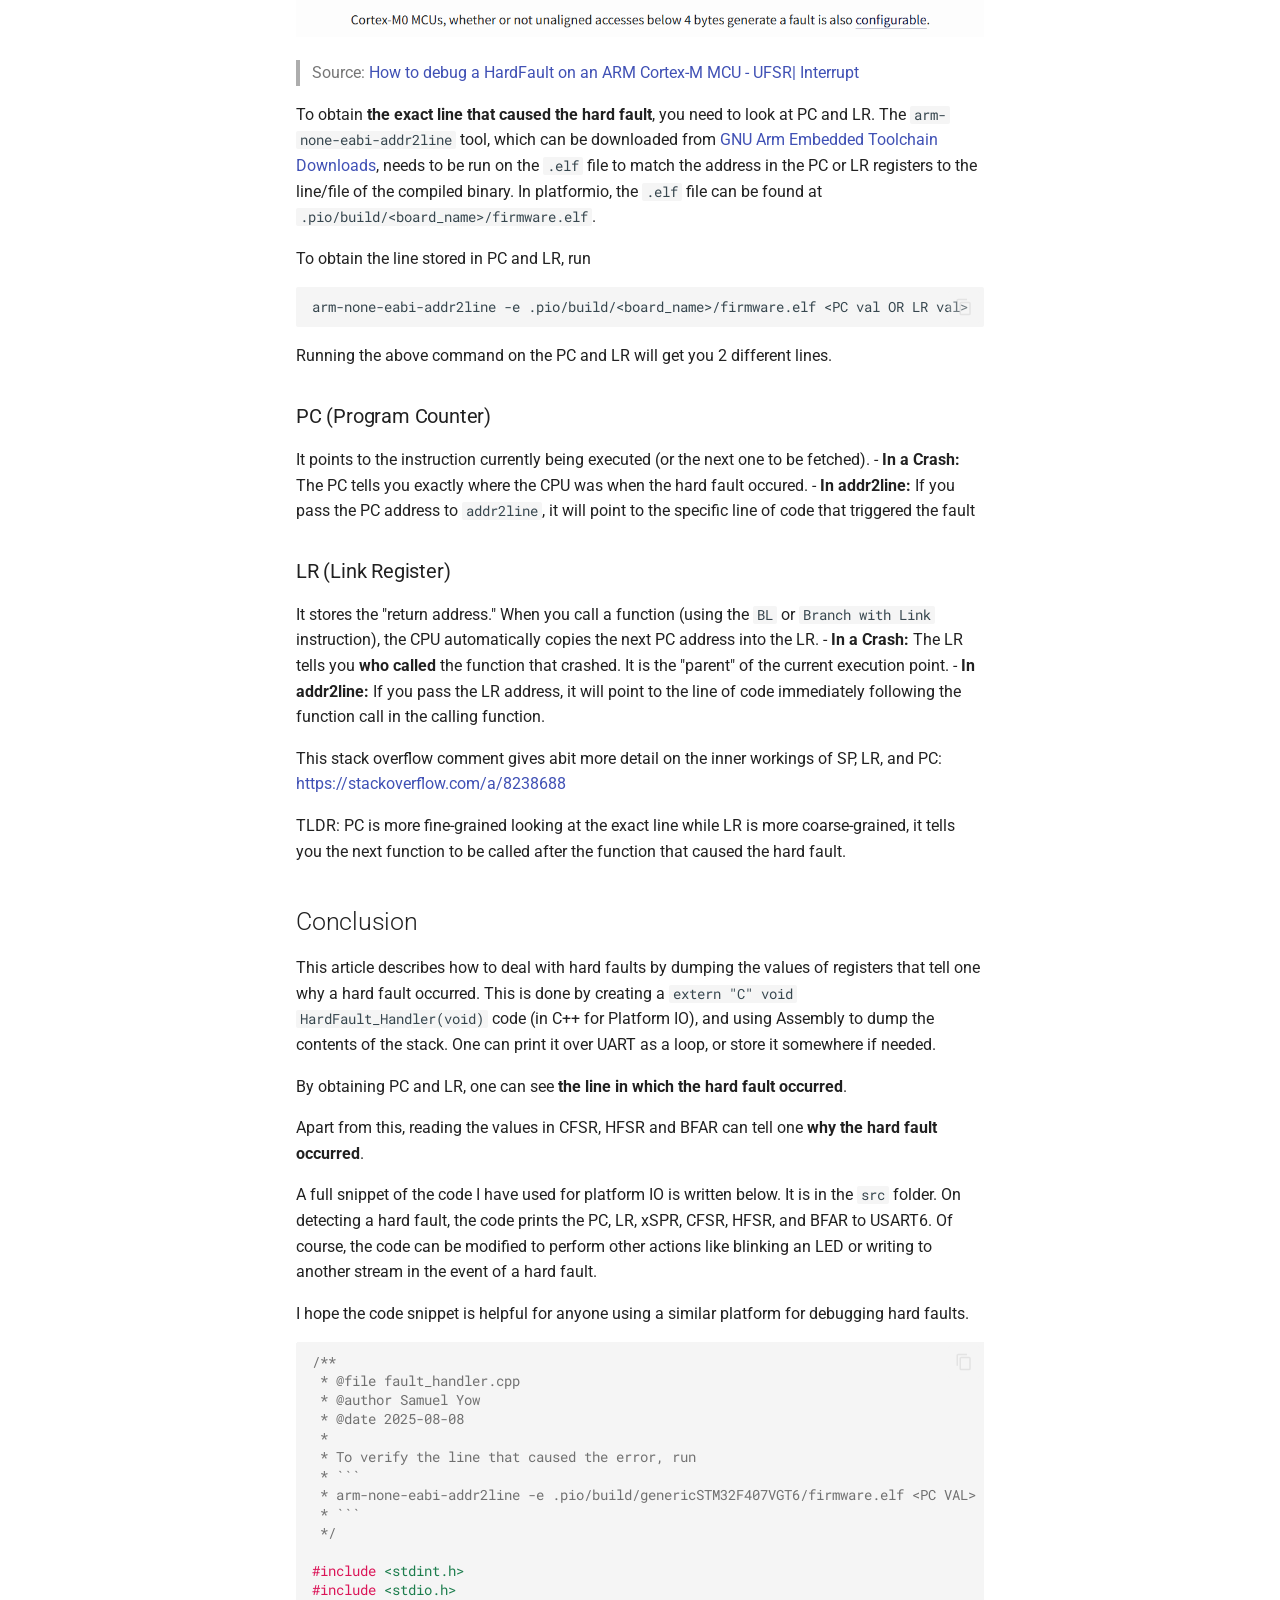
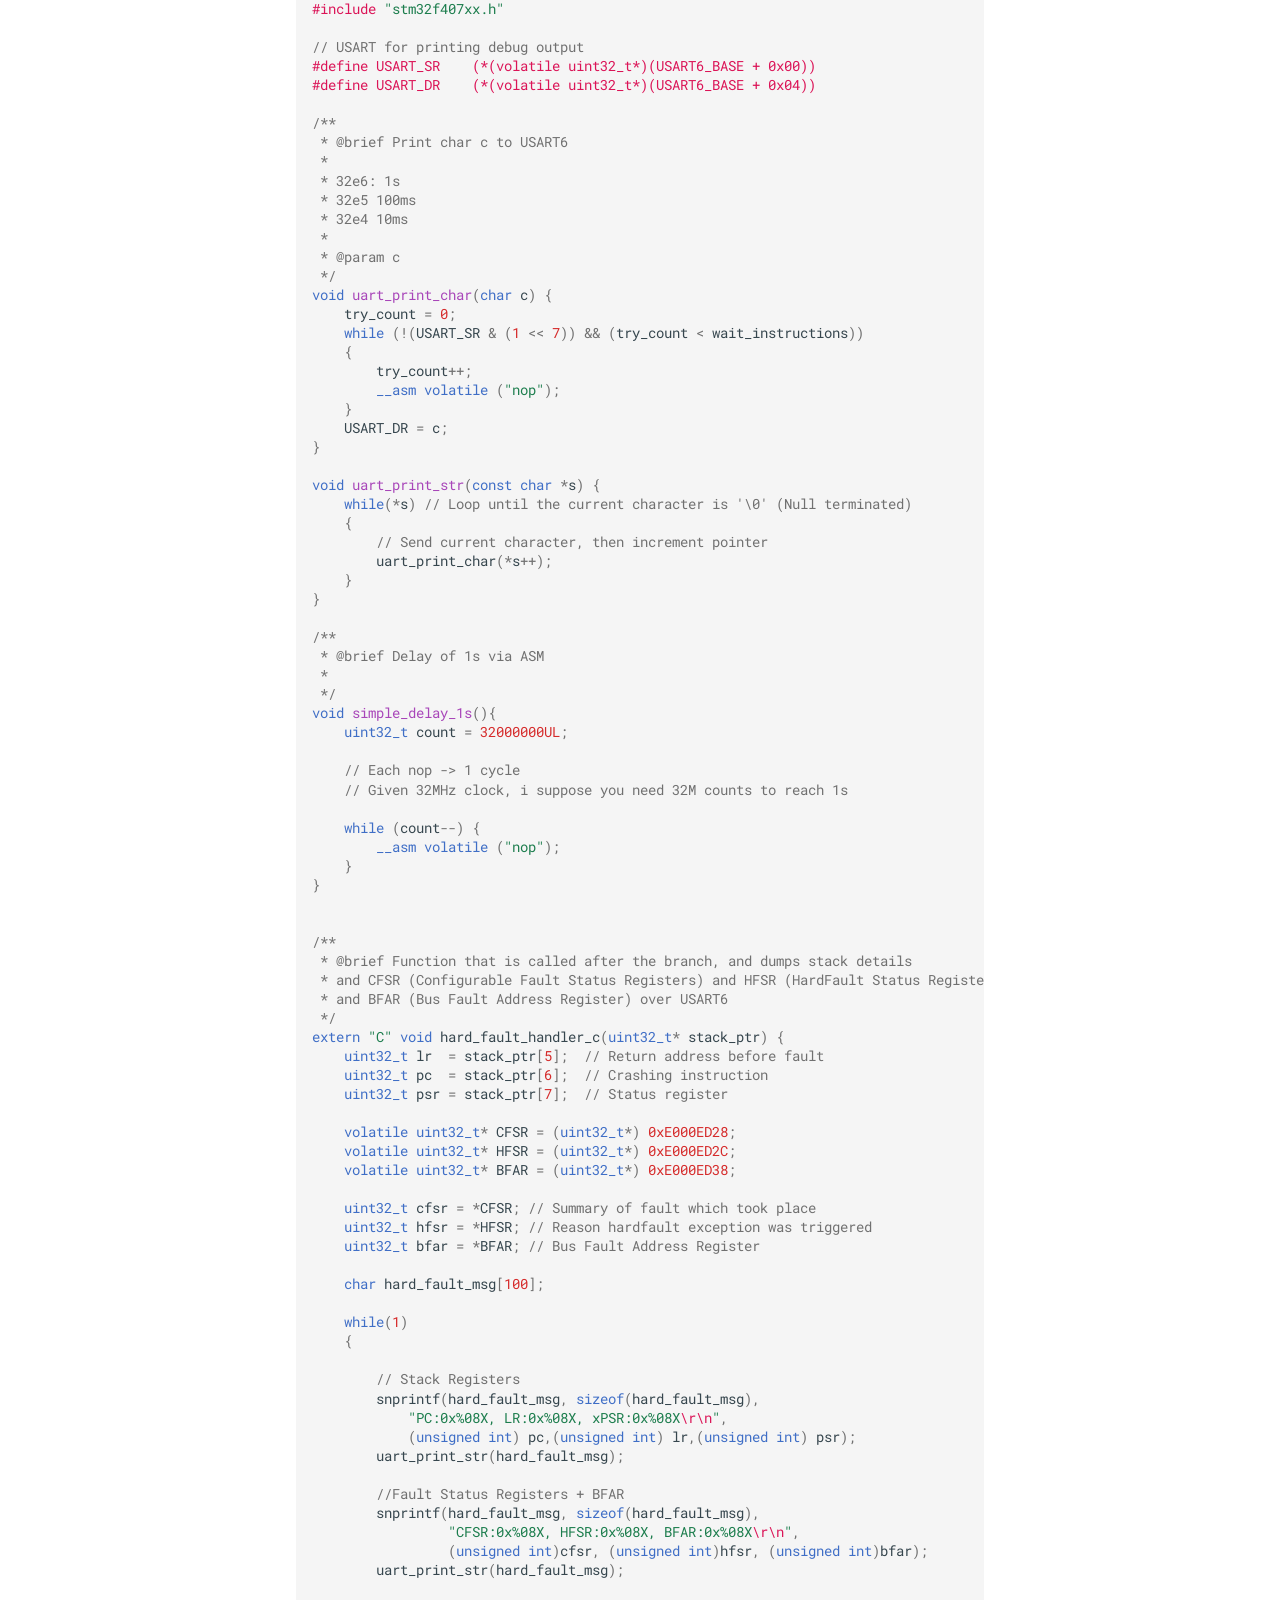
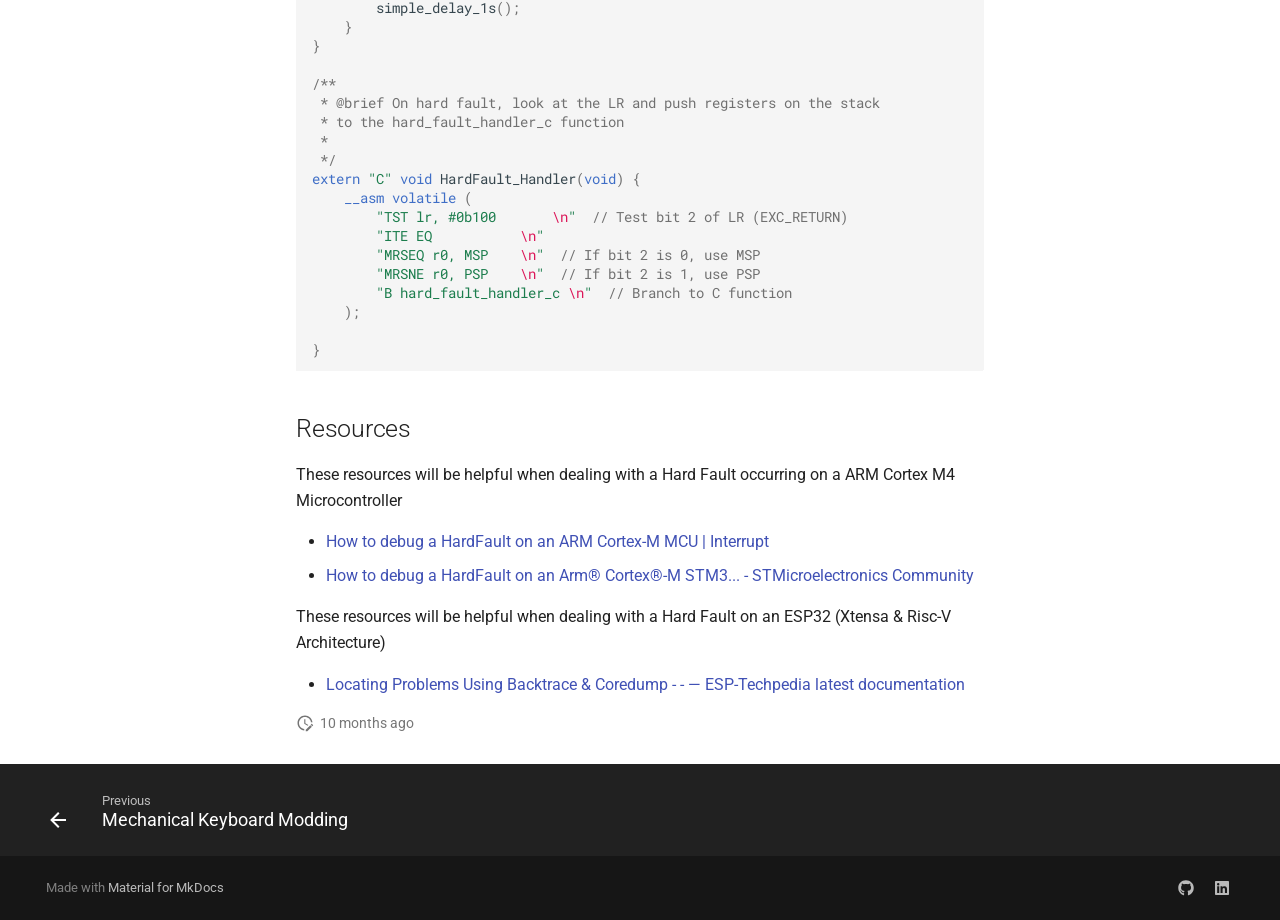
<file: blog/2026/01/25/handling-hard-faults-on-a-stm32/index.html>
<!DOCTYPE html><html lang="en" class="no-js"><head>
    
      <meta charset="utf-8">
      <meta name="viewport" content="width=device-width,initial-scale=1">
      
      
      
        <link rel="canonical" href="https://flamerten.github.io/website/blog/2026/01/25/handling-hard-faults-on-a-stm32/">
      
      
        <link rel="prev" href="../../10/mechanical-keyboard-modding/">
      
      
      
        
      
      
      <link rel="icon" href="../../../../../assets/images/favicon.png">
      <meta name="generator" content="mkdocs-1.6.1, mkdocs-material-9.7.1">
    
    
      
        <title>Handling Hard Faults on a STM32 - Sam's Website</title>
      
    
    
      <link rel="stylesheet" href="../../../../../assets/stylesheets/main.484c7ddc.min.css">
      
        
        <link rel="stylesheet" href="../../../../../assets/stylesheets/palette.ab4e12ef.min.css">
      
      


    
    
      
    
    
      
        
        
        <link rel="preconnect" href="https://fonts.gstatic.com" crossorigin>
        <link rel="stylesheet" href="https://fonts.googleapis.com/css?family=Roboto:300,300i,400,400i,700,700i%7CRoboto+Mono:400,400i,700,700i&amp;display=fallback">
        <style>:root{--md-text-font:"Roboto";--md-code-font:"Roboto Mono"}</style>
      
    
    
      <link rel="stylesheet" href="../../../../../css/timeago.css">
    
      <link rel="stylesheet" href="../../../../../stylesheets/form.css">
    
      <link rel="stylesheet" href="../../../../../stylesheets/project.css">
    
      <link rel="stylesheet" href="../../../../../stylesheets/misc.css">
    
      <link rel="stylesheet" href="../../../../../assets/stylesheets/obsidian.min.css">
    
      <link rel="stylesheet" href="../../../../../assets/stylesheets/obsidian.min.css.map">
    
    <script>__md_scope=new URL("../../../../..",location),__md_hash=e=>[...e].reduce(((e,_)=>(e<<5)-e+_.charCodeAt(0)),0),__md_get=(e,_=localStorage,t=__md_scope)=>JSON.parse(_.getItem(t.pathname+"."+e)),__md_set=(e,_,t=localStorage,a=__md_scope)=>{try{t.setItem(a.pathname+"."+e,JSON.stringify(_))}catch(e){}}</script>
    
      
  


  
  

<script id="__analytics">function __md_analytics(){function e(){dataLayer.push(arguments)}window.dataLayer=window.dataLayer||[],e("js",new Date),e("config","G-2GD8459XC7"),document.addEventListener("DOMContentLoaded",(function(){document.forms.search&&document.forms.search.query.addEventListener("blur",(function(){this.value&&e("event","search",{search_term:this.value})}));document$.subscribe((function(){var t=document.forms.feedback;if(void 0!==t)for(var a of t.querySelectorAll("[type=submit]"))a.addEventListener("click",(function(a){a.preventDefault();var n=document.location.pathname,d=this.getAttribute("data-md-value");e("event","feedback",{page:n,data:d}),t.firstElementChild.disabled=!0;var r=t.querySelector(".md-feedback__note [data-md-value='"+d+"']");r&&(r.hidden=!1)})),t.hidden=!1})),location$.subscribe((function(t){e("config","G-2GD8459XC7",{page_path:t.pathname})}))}));var t=document.createElement("script");t.async=!0,t.src="https://www.googletagmanager.com/gtag/js?id=G-2GD8459XC7",document.getElementById("__analytics").insertAdjacentElement("afterEnd",t)}</script>
  
    <script>"undefined"!=typeof __md_analytics&&__md_analytics()</script>
  

    
    
  <link href="../../../../../assets/stylesheets/glightbox.min.css" rel="stylesheet"><script src="../../../../../assets/javascripts/glightbox.min.js"></script><style id="glightbox-style">
            html.glightbox-open { overflow: initial; height: 100%; }
            .gslide-title { margin-top: 0px; user-select: text; }
            .gslide-desc { color: #666; user-select: text; }
            .gslide-image img { background: white; }
            .gscrollbar-fixer { padding-right: 15px; }
            .gdesc-inner { font-size: 0.75rem; }
            body[data-md-color-scheme="slate"] .gdesc-inner { background: var(--md-default-bg-color); }
            body[data-md-color-scheme="slate"] .gslide-title { color: var(--md-default-fg-color); }
            body[data-md-color-scheme="slate"] .gslide-desc { color: var(--md-default-fg-color); }
        </style></head>
  
  
    
    
      
    
    
    
    
    <body dir="ltr" data-md-color-scheme="default" data-md-color-primary="blue-grey" data-md-color-accent="red">
  
    
    <input class="md-toggle" data-md-toggle="drawer" type="checkbox" id="__drawer" autocomplete="off">
    <input class="md-toggle" data-md-toggle="search" type="checkbox" id="__search" autocomplete="off">
    <label class="md-overlay" for="__drawer"></label>
    <div data-md-component="skip">
      
        
        <a href="#handling-hard-faults-on-a-stm32" class="md-skip">
          Skip to content
        </a>
      
    </div>
    <div data-md-component="announce">
      
    </div>
    
    
      

<header class="md-header" data-md-component="header">
  <nav class="md-header__inner md-grid" aria-label="Header">
    <a href="../../../../.." title="Sam's Website" class="md-header__button md-logo" aria-label="Sam's Website" data-md-component="logo">
      
  
  <svg xmlns="http://www.w3.org/2000/svg" viewBox="0 0 24 24"><path d="M6 4h12v1h3v2h-3v2h3v2h-3v2h3v2h-3v2h3v2h-3v1H6v-1H3v-2h3v-2H3v-2h3v-2H3V9h3V7H3V5h3zm5 11v3h1v-3zm2 0v3h1v-3zm2 0v3h1v-3z"></path></svg>

    </a>
    <label class="md-header__button md-icon" for="__drawer">
      
      <svg xmlns="http://www.w3.org/2000/svg" viewBox="0 0 24 24"><path d="M3 6h18v2H3zm0 5h18v2H3zm0 5h18v2H3z"></path></svg>
    </label>
    <div class="md-header__title" data-md-component="header-title">
      <div class="md-header__ellipsis">
        <div class="md-header__topic">
          <span class="md-ellipsis">
            Sam's Website
          </span>
        </div>
        <div class="md-header__topic" data-md-component="header-topic">
          <span class="md-ellipsis">
            
              Handling Hard Faults on a STM32
            
          </span>
        </div>
      </div>
    </div>
    
      
        <form class="md-header__option" data-md-component="palette">
  
    
    
    
    <input class="md-option" data-md-color-media="" data-md-color-scheme="default" data-md-color-primary="blue-grey" data-md-color-accent="red" aria-label="Switch to dark mode" type="radio" name="__palette" id="__palette_0">
    
      <label class="md-header__button md-icon" title="Switch to dark mode" for="__palette_1" hidden>
        <svg xmlns="http://www.w3.org/2000/svg" viewBox="0 0 24 24"><path d="M12 8a4 4 0 0 0-4 4 4 4 0 0 0 4 4 4 4 0 0 0 4-4 4 4 0 0 0-4-4m0 10a6 6 0 0 1-6-6 6 6 0 0 1 6-6 6 6 0 0 1 6 6 6 6 0 0 1-6 6m8-9.31V4h-4.69L12 .69 8.69 4H4v4.69L.69 12 4 15.31V20h4.69L12 23.31 15.31 20H20v-4.69L23.31 12z"></path></svg>
      </label>
    
  
    
    
    
    <input class="md-option" data-md-color-media="" data-md-color-scheme="slate" data-md-color-primary="blue-grey" data-md-color-accent="deep-orange" aria-label="Switch to light mode" type="radio" name="__palette" id="__palette_1">
    
      <label class="md-header__button md-icon" title="Switch to light mode" for="__palette_0" hidden>
        <svg xmlns="http://www.w3.org/2000/svg" viewBox="0 0 24 24"><path d="M12 18c-.89 0-1.74-.2-2.5-.55C11.56 16.5 13 14.42 13 12s-1.44-4.5-3.5-5.45C10.26 6.2 11.11 6 12 6a6 6 0 0 1 6 6 6 6 0 0 1-6 6m8-9.31V4h-4.69L12 .69 8.69 4H4v4.69L.69 12 4 15.31V20h4.69L12 23.31 15.31 20H20v-4.69L23.31 12z"></path></svg>
      </label>
    
  
</form>
      
    
    
      <script>var palette=__md_get("__palette");if(palette&&palette.color){if("(prefers-color-scheme)"===palette.color.media){var media=matchMedia("(prefers-color-scheme: light)"),input=document.querySelector(media.matches?"[data-md-color-media='(prefers-color-scheme: light)']":"[data-md-color-media='(prefers-color-scheme: dark)']");palette.color.media=input.getAttribute("data-md-color-media"),palette.color.scheme=input.getAttribute("data-md-color-scheme"),palette.color.primary=input.getAttribute("data-md-color-primary"),palette.color.accent=input.getAttribute("data-md-color-accent")}for(var[key,value]of Object.entries(palette.color))document.body.setAttribute("data-md-color-"+key,value)}</script>
    
    
    
      
      
        <label class="md-header__button md-icon" for="__search">
          
          <svg xmlns="http://www.w3.org/2000/svg" viewBox="0 0 24 24"><path d="M9.5 3A6.5 6.5 0 0 1 16 9.5c0 1.61-.59 3.09-1.56 4.23l.27.27h.79l5 5-1.5 1.5-5-5v-.79l-.27-.27A6.52 6.52 0 0 1 9.5 16 6.5 6.5 0 0 1 3 9.5 6.5 6.5 0 0 1 9.5 3m0 2C7 5 5 7 5 9.5S7 14 9.5 14 14 12 14 9.5 12 5 9.5 5"></path></svg>
        </label>
        <div class="md-search" data-md-component="search" role="dialog">
  <label class="md-search__overlay" for="__search"></label>
  <div class="md-search__inner" role="search">
    <form class="md-search__form" name="search">
      <input type="text" class="md-search__input" name="query" aria-label="Search" placeholder="Search" autocapitalize="off" autocorrect="off" autocomplete="off" spellcheck="false" data-md-component="search-query" required>
      <label class="md-search__icon md-icon" for="__search">
        
        <svg xmlns="http://www.w3.org/2000/svg" viewBox="0 0 24 24"><path d="M9.5 3A6.5 6.5 0 0 1 16 9.5c0 1.61-.59 3.09-1.56 4.23l.27.27h.79l5 5-1.5 1.5-5-5v-.79l-.27-.27A6.52 6.52 0 0 1 9.5 16 6.5 6.5 0 0 1 3 9.5 6.5 6.5 0 0 1 9.5 3m0 2C7 5 5 7 5 9.5S7 14 9.5 14 14 12 14 9.5 12 5 9.5 5"></path></svg>
        
        <svg xmlns="http://www.w3.org/2000/svg" viewBox="0 0 24 24"><path d="M20 11v2H8l5.5 5.5-1.42 1.42L4.16 12l7.92-7.92L13.5 5.5 8 11z"></path></svg>
      </label>
      <nav class="md-search__options" aria-label="Search">
        
        <button type="reset" class="md-search__icon md-icon" title="Clear" aria-label="Clear" tabindex="-1">
          
          <svg xmlns="http://www.w3.org/2000/svg" viewBox="0 0 24 24"><path d="M19 6.41 17.59 5 12 10.59 6.41 5 5 6.41 10.59 12 5 17.59 6.41 19 12 13.41 17.59 19 19 17.59 13.41 12z"></path></svg>
        </button>
      </nav>
      
    </form>
    <div class="md-search__output">
      <div class="md-search__scrollwrap" tabindex="0" data-md-scrollfix>
        <div class="md-search-result" data-md-component="search-result">
          <div class="md-search-result__meta">
            Initializing search
          </div>
          <ol class="md-search-result__list" role="presentation"></ol>
        </div>
      </div>
    </div>
  </div>
</div>
      
    
    
      <div class="md-header__source">
        <a href="https://github.com/flamerten" title="Go to repository" class="md-source" data-md-component="source">
  <div class="md-source__icon md-icon">
    
    <svg xmlns="http://www.w3.org/2000/svg" viewBox="0 0 512 512"><!--! Font Awesome Free 7.1.0 by @fontawesome - https://fontawesome.com License - https://fontawesome.com/license/free (Icons: CC BY 4.0, Fonts: SIL OFL 1.1, Code: MIT License) Copyright 2025 Fonticons, Inc.--><path d="M173.9 397.4c0 2-2.3 3.6-5.2 3.6-3.3.3-5.6-1.3-5.6-3.6 0-2 2.3-3.6 5.2-3.6 3-.3 5.6 1.3 5.6 3.6m-31.1-4.5c-.7 2 1.3 4.3 4.3 4.9 2.6 1 5.6 0 6.2-2s-1.3-4.3-4.3-5.2c-2.6-.7-5.5.3-6.2 2.3m44.2-1.7c-2.9.7-4.9 2.6-4.6 4.9.3 2 2.9 3.3 5.9 2.6 2.9-.7 4.9-2.6 4.6-4.6-.3-1.9-3-3.2-5.9-2.9M252.8 8C114.1 8 8 113.3 8 252c0 110.9 69.8 205.8 169.5 239.2 12.8 2.3 17.3-5.6 17.3-12.1 0-6.2-.3-40.4-.3-61.4 0 0-70 15-84.7-29.8 0 0-11.4-29.1-27.8-36.6 0 0-22.9-15.7 1.6-15.4 0 0 24.9 2 38.6 25.8 21.9 38.6 58.6 27.5 72.9 20.9 2.3-16 8.8-27.1 16-33.7-55.9-6.2-112.3-14.3-112.3-110.5 0-27.5 7.6-41.3 23.6-58.9-2.6-6.5-11.1-33.3 2.6-67.9 20.9-6.5 69 27 69 27 20-5.6 41.5-8.5 62.8-8.5s42.8 2.9 62.8 8.5c0 0 48.1-33.6 69-27 13.7 34.7 5.2 61.4 2.6 67.9 16 17.7 25.8 31.5 25.8 58.9 0 96.5-58.9 104.2-114.8 110.5 9.2 7.9 17 22.9 17 46.4 0 33.7-.3 75.4-.3 83.6 0 6.5 4.6 14.4 17.3 12.1C436.2 457.8 504 362.9 504 252 504 113.3 391.5 8 252.8 8M105.2 352.9c-1.3 1-1 3.3.7 5.2 1.6 1.6 3.9 2.3 5.2 1 1.3-1 1-3.3-.7-5.2-1.6-1.6-3.9-2.3-5.2-1m-10.8-8.1c-.7 1.3.3 2.9 2.3 3.9 1.6 1 3.6.7 4.3-.7.7-1.3-.3-2.9-2.3-3.9-2-.6-3.6-.3-4.3.7m32.4 35.6c-1.6 1.3-1 4.3 1.3 6.2 2.3 2.3 5.2 2.6 6.5 1 1.3-1.3.7-4.3-1.3-6.2-2.2-2.3-5.2-2.6-6.5-1m-11.4-14.7c-1.6 1-1.6 3.6 0 5.9s4.3 3.3 5.6 2.3c1.6-1.3 1.6-3.9 0-6.2-1.4-2.3-4-3.3-5.6-2"></path></svg>
  </div>
  <div class="md-source__repository">
    GitHub
  </div>
</a>
      </div>
    
  </nav>
  
</header>
    
    <div class="md-container" data-md-component="container">
      
      
        
          
            
<nav class="md-tabs" aria-label="Tabs" data-md-component="tabs">
  <div class="md-grid">
    <ul class="md-tabs__list">
      
        
  
  
  
  
    <li class="md-tabs__item">
      <a href="../../../../.." class="md-tabs__link">
        
  
  
    
  
  Home

      </a>
    </li>
  

      
        
  
  
  
  
    <li class="md-tabs__item">
      <a href="../../../../../tags/" class="md-tabs__link">
        
  
  
    
  
  Tags

      </a>
    </li>
  

      
        
  
  
  
    
  
  
    
    
      <li class="md-tabs__item md-tabs__item--active">
        <a href="../../../../" class="md-tabs__link">
          
  
  
    
  
  Blog

        </a>
      </li>
    
  

      
        
  
  
  
  
    
    
      <li class="md-tabs__item">
        <a href="../../../../../projects/" class="md-tabs__link">
          
  
  
    
  
  Projects

        </a>
      </li>
    
  

      
    </ul>
  </div>
</nav>
          
        
      
      <main class="md-main" data-md-component="main">
        <div class="md-main__inner md-grid">
          
            
              
                
              
              <div class="md-sidebar md-sidebar--primary" data-md-component="sidebar" data-md-type="navigation" hidden>
                <div class="md-sidebar__scrollwrap">
                  <div class="md-sidebar__inner">
                    


  


<nav class="md-nav md-nav--primary md-nav--lifted" aria-label="Navigation" data-md-level="0">
  <label class="md-nav__title" for="__drawer">
    <a href="../../../../.." title="Sam's Website" class="md-nav__button md-logo" aria-label="Sam's Website" data-md-component="logo">
      
  
  <svg xmlns="http://www.w3.org/2000/svg" viewBox="0 0 24 24"><path d="M6 4h12v1h3v2h-3v2h3v2h-3v2h3v2h-3v2h3v2h-3v1H6v-1H3v-2h3v-2H3v-2h3v-2H3V9h3V7H3V5h3zm5 11v3h1v-3zm2 0v3h1v-3zm2 0v3h1v-3z"></path></svg>

    </a>
    Sam's Website
  </label>
  
    <div class="md-nav__source">
      <a href="https://github.com/flamerten" title="Go to repository" class="md-source" data-md-component="source">
  <div class="md-source__icon md-icon">
    
    <svg xmlns="http://www.w3.org/2000/svg" viewBox="0 0 512 512"><!--! Font Awesome Free 7.1.0 by @fontawesome - https://fontawesome.com License - https://fontawesome.com/license/free (Icons: CC BY 4.0, Fonts: SIL OFL 1.1, Code: MIT License) Copyright 2025 Fonticons, Inc.--><path d="M173.9 397.4c0 2-2.3 3.6-5.2 3.6-3.3.3-5.6-1.3-5.6-3.6 0-2 2.3-3.6 5.2-3.6 3-.3 5.6 1.3 5.6 3.6m-31.1-4.5c-.7 2 1.3 4.3 4.3 4.9 2.6 1 5.6 0 6.2-2s-1.3-4.3-4.3-5.2c-2.6-.7-5.5.3-6.2 2.3m44.2-1.7c-2.9.7-4.9 2.6-4.6 4.9.3 2 2.9 3.3 5.9 2.6 2.9-.7 4.9-2.6 4.6-4.6-.3-1.9-3-3.2-5.9-2.9M252.8 8C114.1 8 8 113.3 8 252c0 110.9 69.8 205.8 169.5 239.2 12.8 2.3 17.3-5.6 17.3-12.1 0-6.2-.3-40.4-.3-61.4 0 0-70 15-84.7-29.8 0 0-11.4-29.1-27.8-36.6 0 0-22.9-15.7 1.6-15.4 0 0 24.9 2 38.6 25.8 21.9 38.6 58.6 27.5 72.9 20.9 2.3-16 8.8-27.1 16-33.7-55.9-6.2-112.3-14.3-112.3-110.5 0-27.5 7.6-41.3 23.6-58.9-2.6-6.5-11.1-33.3 2.6-67.9 20.9-6.5 69 27 69 27 20-5.6 41.5-8.5 62.8-8.5s42.8 2.9 62.8 8.5c0 0 48.1-33.6 69-27 13.7 34.7 5.2 61.4 2.6 67.9 16 17.7 25.8 31.5 25.8 58.9 0 96.5-58.9 104.2-114.8 110.5 9.2 7.9 17 22.9 17 46.4 0 33.7-.3 75.4-.3 83.6 0 6.5 4.6 14.4 17.3 12.1C436.2 457.8 504 362.9 504 252 504 113.3 391.5 8 252.8 8M105.2 352.9c-1.3 1-1 3.3.7 5.2 1.6 1.6 3.9 2.3 5.2 1 1.3-1 1-3.3-.7-5.2-1.6-1.6-3.9-2.3-5.2-1m-10.8-8.1c-.7 1.3.3 2.9 2.3 3.9 1.6 1 3.6.7 4.3-.7.7-1.3-.3-2.9-2.3-3.9-2-.6-3.6-.3-4.3.7m32.4 35.6c-1.6 1.3-1 4.3 1.3 6.2 2.3 2.3 5.2 2.6 6.5 1 1.3-1.3.7-4.3-1.3-6.2-2.2-2.3-5.2-2.6-6.5-1m-11.4-14.7c-1.6 1-1.6 3.6 0 5.9s4.3 3.3 5.6 2.3c1.6-1.3 1.6-3.9 0-6.2-1.4-2.3-4-3.3-5.6-2"></path></svg>
  </div>
  <div class="md-source__repository">
    GitHub
  </div>
</a>
    </div>
  
  <ul class="md-nav__list" data-md-scrollfix>
    
      
      
  
  
  
  
    <li class="md-nav__item">
      <a href="../../../../.." class="md-nav__link">
        
  
  
  <span class="md-ellipsis">
    
  
    Home
  

    
  </span>
  
  

      </a>
    </li>
  

    
      
      
  
  
  
  
    <li class="md-nav__item">
      <a href="../../../../../tags/" class="md-nav__link">
        
  
  
  <span class="md-ellipsis">
    
  
    Tags
  

    
  </span>
  
  

      </a>
    </li>
  

    
      
      
  
  
    
  
  
  
    
    
      
        
          
        
      
        
      
    
    
    
      
        
        
      
      
        
      
    
    
    <li class="md-nav__item md-nav__item--active md-nav__item--section md-nav__item--nested">
      
        
        
        <input class="md-nav__toggle md-toggle " type="checkbox" id="__nav_3" checked>
        
          
          <div class="md-nav__link md-nav__container">
            <a href="../../../../" class="md-nav__link ">
              
  
  
  <span class="md-ellipsis">
    
  
    Blog
  

    
  </span>
  
  

            </a>
            
              
              <label class="md-nav__link " for="__nav_3" id="__nav_3_label" tabindex="">
                <span class="md-nav__icon md-icon"></span>
              </label>
            
          </div>
        
        <nav class="md-nav" data-md-level="1" aria-labelledby="__nav_3_label" aria-expanded="true">
          <label class="md-nav__title" for="__nav_3">
            <span class="md-nav__icon md-icon"></span>
            
  
    Blog
  

          </label>
          <ul class="md-nav__list" data-md-scrollfix>
            
              
            
              
                
  
  
  
  
    
    
      
        
      
    
    
    
      
      
        
          
          
        
      
    
    
    <li class="md-nav__item md-nav__item--section md-nav__item--nested">
      
        
        
          
        
        <input class="md-nav__toggle md-toggle md-toggle--indeterminate" type="checkbox" id="__nav_3_2">
        
          
          <label class="md-nav__link" for="__nav_3_2" id="__nav_3_2_label" tabindex="">
            
  
  
  <span class="md-ellipsis">
    
  
    Archive
  

    
  </span>
  
  

            <span class="md-nav__icon md-icon"></span>
          </label>
        
        <nav class="md-nav" data-md-level="2" aria-labelledby="__nav_3_2_label" aria-expanded="false">
          <label class="md-nav__title" for="__nav_3_2">
            <span class="md-nav__icon md-icon"></span>
            
  
    Archive
  

          </label>
          <ul class="md-nav__list" data-md-scrollfix>
            
              
                
  
  
  
    
  
  
    <li class="md-nav__item">
      <a href="../../../../archive/2026/" class="md-nav__link">
        
  
  
  <span class="md-ellipsis">
    
  
    2026
  

    
  </span>
  
  

      </a>
    </li>
  

              
            
          </ul>
        </nav>
      
    </li>
  

              
            
          </ul>
        </nav>
      
    </li>
  

    
      
      
  
  
  
  
    
    
      
        
          
        
      
        
      
        
      
        
      
    
    
    
      
      
        
      
    
    
    <li class="md-nav__item md-nav__item--nested">
      
        
        
          
        
        <input class="md-nav__toggle md-toggle md-toggle--indeterminate" type="checkbox" id="__nav_4">
        
          
          <div class="md-nav__link md-nav__container">
            <a href="../../../../../projects/" class="md-nav__link ">
              
  
  
  <span class="md-ellipsis">
    
  
    Projects
  

    
  </span>
  
  

            </a>
            
              
              <label class="md-nav__link " for="__nav_4" id="__nav_4_label" tabindex="0">
                <span class="md-nav__icon md-icon"></span>
              </label>
            
          </div>
        
        <nav class="md-nav" data-md-level="1" aria-labelledby="__nav_4_label" aria-expanded="false">
          <label class="md-nav__title" for="__nav_4">
            <span class="md-nav__icon md-icon"></span>
            
  
    Projects
  

          </label>
          <ul class="md-nav__list" data-md-scrollfix>
            
              
            
              
                
  
  
  
  
    
    
      
        
      
        
      
    
    
    
      
      
        
      
    
    
    <li class="md-nav__item md-nav__item--nested">
      
        
        
          
        
        <input class="md-nav__toggle md-toggle md-toggle--indeterminate" type="checkbox" id="__nav_4_2">
        
          
          <label class="md-nav__link" for="__nav_4_2" id="__nav_4_2_label" tabindex="0">
            
  
  
  <span class="md-ellipsis">
    
  
    Hardware
  

    
  </span>
  
  

            <span class="md-nav__icon md-icon"></span>
          </label>
        
        <nav class="md-nav" data-md-level="2" aria-labelledby="__nav_4_2_label" aria-expanded="false">
          <label class="md-nav__title" for="__nav_4_2">
            <span class="md-nav__icon md-icon"></span>
            
  
    Hardware
  

          </label>
          <ul class="md-nav__list" data-md-scrollfix>
            
              
                
  
  
  
  
    <li class="md-nav__item">
      <a href="../../../../../projects/hardware/arduino-string-obfuscator/" class="md-nav__link">
        
  
  
  <span class="md-ellipsis">
    
  
    Arduino String Obfuscator
  

    
  </span>
  
  

      </a>
    </li>
  

              
            
              
                
  
  
  
  
    <li class="md-nav__item">
      <a href="../../../../../projects/hardware/fpga-greyscale-decimator/" class="md-nav__link">
        
  
  
  <span class="md-ellipsis">
    
  
    FPGA Greyscale Decimator
  

    
  </span>
  
  

      </a>
    </li>
  

              
            
          </ul>
        </nav>
      
    </li>
  

              
            
              
                
  
  
  
  
    
    
      
        
      
    
    
    
      
      
        
      
    
    
    <li class="md-nav__item md-nav__item--nested">
      
        
        
          
        
        <input class="md-nav__toggle md-toggle md-toggle--indeterminate" type="checkbox" id="__nav_4_3">
        
          
          <label class="md-nav__link" for="__nav_4_3" id="__nav_4_3_label" tabindex="0">
            
  
  
  <span class="md-ellipsis">
    
  
    Hobbies
  

    
  </span>
  
  

            <span class="md-nav__icon md-icon"></span>
          </label>
        
        <nav class="md-nav" data-md-level="2" aria-labelledby="__nav_4_3_label" aria-expanded="false">
          <label class="md-nav__title" for="__nav_4_3">
            <span class="md-nav__icon md-icon"></span>
            
  
    Hobbies
  

          </label>
          <ul class="md-nav__list" data-md-scrollfix>
            
              
                
  
  
  
  
    <li class="md-nav__item">
      <a href="../../../../../projects/hobbies/embedded-systems-app-notes/" class="md-nav__link">
        
  
  
  <span class="md-ellipsis">
    
  
    Embedded Systems Application Notes
  

    
  </span>
  
  

      </a>
    </li>
  

              
            
          </ul>
        </nav>
      
    </li>
  

              
            
              
                
  
  
  
  
    
    
      
        
      
    
    
    
      
      
        
      
    
    
    <li class="md-nav__item md-nav__item--nested">
      
        
        
          
        
        <input class="md-nav__toggle md-toggle md-toggle--indeterminate" type="checkbox" id="__nav_4_4">
        
          
          <label class="md-nav__link" for="__nav_4_4" id="__nav_4_4_label" tabindex="0">
            
  
  
  <span class="md-ellipsis">
    
  
    Software
  

    
  </span>
  
  

            <span class="md-nav__icon md-icon"></span>
          </label>
        
        <nav class="md-nav" data-md-level="2" aria-labelledby="__nav_4_4_label" aria-expanded="false">
          <label class="md-nav__title" for="__nav_4_4">
            <span class="md-nav__icon md-icon"></span>
            
  
    Software
  

          </label>
          <ul class="md-nav__list" data-md-scrollfix>
            
              
                
  
  
  
  
    <li class="md-nav__item">
      <a href="../../../../../projects/software/work-injury-feetme/" class="md-nav__link">
        
  
  
  <span class="md-ellipsis">
    
  
    Work Injury Detection with FeetMe
  

    
  </span>
  
  

      </a>
    </li>
  

              
            
          </ul>
        </nav>
      
    </li>
  

              
            
          </ul>
        </nav>
      
    </li>
  

    
  </ul>
</nav>
                  </div>
                </div>
              </div>
            
            
              
                
              
              <div class="md-sidebar md-sidebar--secondary" data-md-component="sidebar" data-md-type="toc">
                <div class="md-sidebar__scrollwrap">
                  <div class="md-sidebar__inner">
                    

<nav class="md-nav md-nav--secondary" aria-label="Table of contents">
  
  
  
    
  
  
    <label class="md-nav__title" for="__toc">
      <span class="md-nav__icon md-icon"></span>
      Table of contents
    </label>
    <ul class="md-nav__list" data-md-component="toc" data-md-scrollfix>
      
        <li class="md-nav__item">
  <a href="#introduction-esp32-arduino" class="md-nav__link">
    <span class="md-ellipsis">
      
        Introduction - ESP32 Arduino
      
    </span>
  </a>
  
</li>
      
        <li class="md-nav__item">
  <a href="#stm32f4" class="md-nav__link">
    <span class="md-ellipsis">
      
        STM32F4
      
    </span>
  </a>
  
</li>
      
        <li class="md-nav__item">
  <a href="#dumping-hard-fault-registers" class="md-nav__link">
    <span class="md-ellipsis">
      
        Dumping Hard Fault Registers
      
    </span>
  </a>
  
</li>
      
        <li class="md-nav__item">
  <a href="#understanding-the-registers" class="md-nav__link">
    <span class="md-ellipsis">
      
        Understanding the Registers
      
    </span>
  </a>
  
    <nav class="md-nav" aria-label="Understanding the Registers">
      <ul class="md-nav__list">
        
          <li class="md-nav__item">
  <a href="#fault-registers-the-reason-for-the-hard-fault" class="md-nav__link">
    <span class="md-ellipsis">
      
        Fault Registers - The reason for the Hard Fault
      
    </span>
  </a>
  
</li>
        
          <li class="md-nav__item">
  <a href="#pc-program-counter" class="md-nav__link">
    <span class="md-ellipsis">
      
        PC (Program Counter)
      
    </span>
  </a>
  
</li>
        
          <li class="md-nav__item">
  <a href="#lr-link-register" class="md-nav__link">
    <span class="md-ellipsis">
      
        LR (Link Register)
      
    </span>
  </a>
  
</li>
        
      </ul>
    </nav>
  
</li>
      
        <li class="md-nav__item">
  <a href="#conclusion" class="md-nav__link">
    <span class="md-ellipsis">
      
        Conclusion
      
    </span>
  </a>
  
</li>
      
        <li class="md-nav__item">
  <a href="#resources" class="md-nav__link">
    <span class="md-ellipsis">
      
        Resources
      
    </span>
  </a>
  
</li>
      
    </ul>
  
</nav>
                  </div>
                </div>
              </div>
            
          
          
  <div class="md-content md-content--post" data-md-component="content">
    <div class="md-sidebar md-sidebar--post" data-md-component="sidebar" data-md-type="navigation">
      <div class="md-sidebar__scrollwrap">
        <div class="md-sidebar__inner md-post">
          <nav class="md-nav md-nav--primary">
            <div class="md-post__back">
              <div class="md-nav__title md-nav__container">
                <a href="../../../../" class="md-nav__link">
                  <svg xmlns="http://www.w3.org/2000/svg" viewBox="0 0 24 24"><path d="M20 11v2H8l5.5 5.5-1.42 1.42L4.16 12l7.92-7.92L13.5 5.5 8 11z"></path></svg>
                  <span class="md-ellipsis">
                    Back to index
                  </span>
                </a>
              </div>
            </div>
            
            <ul class="md-post__meta md-nav__list">
              <li class="md-nav__item md-nav__item--section">
                <div class="md-post__title">
                  <span class="md-ellipsis">
                    Metadata
                  </span>
                </div>
                <nav class="md-nav">
                  <ul class="md-nav__list">
                    <li class="md-nav__item">
                      <div class="md-nav__link">
                        <svg xmlns="http://www.w3.org/2000/svg" viewBox="0 0 24 24"><path d="M19 19H5V8h14m-3-7v2H8V1H6v2H5c-1.11 0-2 .89-2 2v14a2 2 0 0 0 2 2h14a2 2 0 0 0 2-2V5a2 2 0 0 0-2-2h-1V1m-1 11h-5v5h5z"></path></svg>
                        <time datetime="2026-01-25 00:00:00+00:00" class="md-ellipsis">January 25, 2026</time>
                      </div>
                    </li>
                    
                    
                    
                      
                      <li class="md-nav__item">
                        <div class="md-nav__link">
                          <svg xmlns="http://www.w3.org/2000/svg" viewBox="0 0 24 24"><path d="M12 20a8 8 0 0 0 8-8 8 8 0 0 0-8-8 8 8 0 0 0-8 8 8 8 0 0 0 8 8m0-18a10 10 0 0 1 10 10 10 10 0 0 1-10 10C6.47 22 2 17.5 2 12A10 10 0 0 1 12 2m.5 5v5.25l4.5 2.67-.75 1.23L11 13V7z"></path></svg>
                          <span class="md-ellipsis">
                            
                              9 min read
                            
                          </span>
                        </div>
                      </li>
                    
                  </ul>
                </nav>
              </li>
            </ul>
            
          </nav>
          
        </div>
      </div>
    </div>
    <article class="md-content__inner md-typeset">
      
        
  


  <nav class="md-tags">
    
      
      
      
      
        <a href="../../../../../tags/#tag:hardware/stm32" class="md-tag">Hardware/STM32</a>
      
    
      
      
      
      
        <a href="../../../../../tags/#tag:software/debugging" class="md-tag">Software/Debugging</a>
      
    
  </nav>



<h1 id="handling-hard-faults-on-a-stm32">Handling Hard Faults on a STM32</h1>
<p>When writing code for a microcontroller, one typically connects a USB cable to the microcontroller which allows one to upload code and provides a serial interface for debug output. However, one might notice the debug output suddenly freezing with the microcontroller suddenly becoming unresponsive. This could either be  because there was a <code>while(1);</code> loop in the code, or a hard fault has occurred.  </p>
<p>This blog post delves deeper into how one might encounter a hard fault, and how to troubleshoot the line that causes a hard fault on a STM32 F4 - an ARM Cortex-M4 based microcontroller.</p>
<!-- more -->

<h2 id="introduction-esp32-arduino">Introduction - ESP32 Arduino</h2>
<p>I first encountered a hard fault while working with an ESP32 microcontroller using the Arduino IDE. I saw a <strong>Guru Meditation Error: Core 1 ... Core 1 register dump</strong> over UART.  </p>
<p><a class="glightbox" data-type="image" data-width="auto" data-height="auto" href="../../../../../assets/stm32-hard-faults.png" data-desc-position="bottom"><img alt="stm32-hard-faults.png" loading="lazy" src="../../../../../assets/stm32-hard-faults.png"></a></p>
<blockquote>
<p>Image source: <a href="https://forum.arduino.cc/t/esp32-s3-guru-meditation-error-core-1-paniced-unhandled-debug-exception/1294446">(ESP32-S3) Guru Meditation Error: Core 1 panic'ed (Unhandled debug exception) - Projects / Programming - Arduino Forum</a></p>
</blockquote>
<p>I can't remember how I debugged or fixed it though a quick google search points to using the <a href="https://www.donskytech.com/esp32-exception-decoder/">ESP32 Exception Deocer tool</a> or running the CLI tool <code>xtensa-esp32-elf-addr2line</code>. A helpful resource I found for this topic was <a href="https://docs.espressif.com/projects/esp-techpedia/en/latest/esp-friends/advanced-development/debugging/backtrace-coredump.html">Locating Problems Using Backtrace &amp; Coredump - - — ESP-Techpedia latest documentation</a></p>
<h2 id="stm32f4">STM32F4</h2>
<p>When using the STM32 however, its not so simple. My programming environment was Platform IO via the Arduino Framework. By default, a hard fault will lead to the microcontroller freezing. It does not auto reboot, nor does it dump the stack contents. I could only guess there was a hard fault happening (because I trusted that my code did not have any <code>while(1)</code> conditions) but I didn't know the cause of it. This made it extremely hard to debug. Most of the time I simply rewrote the program by reverting to the latest git commit but that was a band aid.</p>
<div class="admonition note">
<p class="admonition-title">Note</p>
<p>A well-known solution is using a <strong>Watchdog timer</strong> which would reset the microcontroller if the Watchdog has not been kicked for a while. This solution should only be used for extremely rare events like a bit-flip causing a reset. If it is used to <strong>hide bugs</strong> then, the Watchdog timer should <strong>not</strong> be the solution! This <a href="https://www.linkedin.com/posts/lanceharvie_embeddedsystems-firmwareengineering-watchdogtimers-activity-7414829447494856705-I5XQ?utm_source=social_share_send&amp;utm_medium=member_desktop_web&amp;rcm=ACoAADT9UuEBGN2YHd9uXURLrz9laQQrl5xG7UI">LinkedIn post</a> captures this point nicely.</p>
</div>
<p>I then chanced upon the article <a href="https://medium.com/fitbit-tech-blog/the-tower-of-terror-a-bug-mystery-c57f51981eff">The Tower of Terror: A Bug Mystery | by Shiva Rajagopal | Fitbit Tech Blog | Medium</a> where the author describes how the team debugged a hard fault by doing a core dump and tracing the hard fault to a divide by zero error. This made me wonder if I could do the same for my application. I needed to find a way to dump the contents of flash over UART.</p>
<h2 id="dumping-hard-fault-registers">Dumping Hard Fault Registers</h2>
<p>One of my resources mentioned the use of a <code>HardFault_Handler</code> which <code>main</code> jumps to in the event of a hard fault. I did the same by creating a <code>hardfault_handler.cpp</code> </p>
<p><a class="glightbox" data-type="image" data-width="auto" data-height="auto" href="../../../../../assets/stm32-hard-faults-1.png" data-desc-position="bottom"><img alt="stm32-hard-faults-1.png" loading="lazy" src="../../../../../assets/stm32-hard-faults-1.png"></a></p>
<blockquote>
<p>Source: <a href="https://community.st.com/t5/stm32-mcus/how-to-debug-a-hardfault-on-an-arm-cortex-m-stm32/ta-p/672235">How to debug a HardFault on an Arm® Cortex®-M STM3... - STMicroelectronics Community</a></p>
</blockquote>
<div class="language-cpp highlight"><pre><span></span><code><span id="__span-0-1"><a id="__codelineno-0-1" name="__codelineno-0-1" href="#__codelineno-0-1"></a><span class="k">extern</span><span class="w"> </span><span class="s">"C"</span><span class="w"> </span><span class="kt">void</span><span class="w"> </span><span class="n">HardFault_Handler</span><span class="p">(</span><span class="kt">void</span><span class="p">){</span>
</span><span id="__span-0-2"><a id="__codelineno-0-2" name="__codelineno-0-2" href="#__codelineno-0-2"></a><span class="w">    </span><span class="p">...</span>
</span><span id="__span-0-3"><a id="__codelineno-0-3" name="__codelineno-0-3" href="#__codelineno-0-3"></a><span class="p">}</span>
</span></code></pre></div>
<p>Notice that the name of the function matches exactly. Also that I have to declare it as <code>extern "C"</code>. This is because the Arduino Framework is in C++ which changes the name of the function. By using the <code>extern "C"</code> declaration, I tell the compiler to use C naming conventions: don't change the name of the function so that <code>main</code> will jump here in the event of a hard fault.</p>
<p>The next step is to dump the contents of the register. This blog post - <a href="https://interrupt.memfault.com/blog/cortex-m-hardfault-debug#registers-prior-to-exception">How to debug a HardFault on an ARM Cortex-M MCU - Registers Prior to Exception | Interrupt</a> was quite helpful in figuring out how to do that.</p>
<blockquote>
<p>Upon exception entry some registers will always be automatically saved on the stack. Depending on whether or not an FPU is in use, either a&nbsp;<a href="https://interrupt.memfault.com/blog/cortex-m-rtos-context-switching#basic-context-state-frame">basic</a>&nbsp;or&nbsp;<a href="https://interrupt.memfault.com/blog/cortex-m-rtos-context-switching#extended-context-state-frame">extended</a>&nbsp;stack frame will be pushed by hardware.</p>
<p>Regardless, the hardware will&nbsp;<em>always</em>&nbsp;push the same core set of registers to the very top of the stack which was active prior to entering the exception. ARM Cortex-M devices have&nbsp;<a href="https://interrupt.memfault.com/blog/cortex-m-rtos-context-switching#stack-pointers-and-usage">two stack pointers</a>,&nbsp;<code>msp</code>&nbsp;&amp;&nbsp;<code>psp</code>. Upon exception entry, the active stack pointer is encoded in bit 2 of the&nbsp;<code>EXC_RETURN</code>&nbsp;value pushed to the link register. If the bit is set, the&nbsp;<code>psp</code>&nbsp;was active prior to exception entry, else the&nbsp;<code>msp</code>&nbsp;was active.</p>
</blockquote>
<p>TLDR, we need to know which stack pointer to use. The code below determines the stack pointer, and passes the active stack pointer as an argument into a c function <code>hard_fault_handler_c</code> which I have defined</p>
<div class="language-cpp highlight"><pre><span></span><code><span id="__span-1-1"><a id="__codelineno-1-1" name="__codelineno-1-1" href="#__codelineno-1-1"></a><span class="k">extern</span><span class="w"> </span><span class="s">"C"</span><span class="w"> </span><span class="kt">void</span><span class="w"> </span><span class="n">HardFault_Handler</span><span class="p">(</span><span class="kt">void</span><span class="p">)</span><span class="w"> </span><span class="p">{</span>
</span><span id="__span-1-2"><a id="__codelineno-1-2" name="__codelineno-1-2" href="#__codelineno-1-2"></a><span class="w">    </span><span class="kr">__asm</span><span class="w"> </span><span class="k">volatile</span><span class="w"> </span><span class="p">(</span>
</span><span id="__span-1-3"><a id="__codelineno-1-3" name="__codelineno-1-3" href="#__codelineno-1-3"></a><span class="w">        </span><span class="s">"TST lr, #0b100       </span><span class="se">\n</span><span class="s">"</span><span class="w">  </span><span class="c1">// Test bit 2 of LR (EXC_RETURN)</span>
</span><span id="__span-1-4"><a id="__codelineno-1-4" name="__codelineno-1-4" href="#__codelineno-1-4"></a><span class="w">        </span><span class="s">"ITE EQ           </span><span class="se">\n</span><span class="s">"</span>
</span><span id="__span-1-5"><a id="__codelineno-1-5" name="__codelineno-1-5" href="#__codelineno-1-5"></a><span class="w">        </span><span class="s">"MRSEQ r0, MSP    </span><span class="se">\n</span><span class="s">"</span><span class="w">  </span><span class="c1">// If bit 2 is 0, use MSP</span>
</span><span id="__span-1-6"><a id="__codelineno-1-6" name="__codelineno-1-6" href="#__codelineno-1-6"></a><span class="w">        </span><span class="s">"MRSNE r0, PSP    </span><span class="se">\n</span><span class="s">"</span><span class="w">  </span><span class="c1">// If bit 2 is 1, use PSP</span>
</span><span id="__span-1-7"><a id="__codelineno-1-7" name="__codelineno-1-7" href="#__codelineno-1-7"></a><span class="w">        </span><span class="s">"B hard_fault_handler_c </span><span class="se">\n</span><span class="s">"</span><span class="w">  </span><span class="c1">// Branch to C function</span>
</span><span id="__span-1-8"><a id="__codelineno-1-8" name="__codelineno-1-8" href="#__codelineno-1-8"></a><span class="w">    </span><span class="p">);</span>
</span><span id="__span-1-9"><a id="__codelineno-1-9" name="__codelineno-1-9" href="#__codelineno-1-9"></a><span class="p">}</span>
</span></code></pre></div>
<p>According to <a href="https://community.st.com/t5/stm32-mcus/how-to-debug-a-hardfault-on-an-arm-cortex-m-stm32/ta-p/672235">How to debug a HardFault on an Arm® Cortex®-M STM3... - STMicroelectronics Community</a>, we can figure out which part of the stack is mapped to which register.</p>
<p><a class="glightbox" data-type="image" data-width="auto" data-height="auto" href="../../../../../assets/stm32-hard-faults-2.png" data-desc-position="bottom"><img alt="stm32-hard-faults-2.png" loading="lazy" src="../../../../../assets/stm32-hard-faults-2.png"></a></p>
<p>In the same file, I define <code>hard_fault_handler_c</code>. Note the <code>extern "C"</code> declaration which prevents the function name from being changed, allowing the assembly code defined above to jump to this function. Notice how I have obtained the values of the Link Register (LR), Program Counter (PC) and the Program Status Registers (xPSR)</p>
<div class="language-cpp highlight"><pre><span></span><code><span id="__span-2-1"><a id="__codelineno-2-1" name="__codelineno-2-1" href="#__codelineno-2-1"></a><span class="k">extern</span><span class="w"> </span><span class="s">"C"</span><span class="w"> </span><span class="kt">void</span><span class="w"> </span><span class="n">hard_fault_handler_c</span><span class="p">(</span><span class="kt">uint32_t</span><span class="o">*</span><span class="w"> </span><span class="n">stack_ptr</span><span class="p">)</span><span class="w"> </span><span class="p">{</span>
</span><span id="__span-2-2"><a id="__codelineno-2-2" name="__codelineno-2-2" href="#__codelineno-2-2"></a><span class="w">    </span><span class="kt">uint32_t</span><span class="w"> </span><span class="n">lr</span><span class="w">  </span><span class="o">=</span><span class="w"> </span><span class="n">stack_ptr</span><span class="p">[</span><span class="mi">5</span><span class="p">];</span><span class="w">  </span><span class="c1">// Return address before fault</span>
</span><span id="__span-2-3"><a id="__codelineno-2-3" name="__codelineno-2-3" href="#__codelineno-2-3"></a><span class="w">    </span><span class="kt">uint32_t</span><span class="w"> </span><span class="n">pc</span><span class="w">  </span><span class="o">=</span><span class="w"> </span><span class="n">stack_ptr</span><span class="p">[</span><span class="mi">6</span><span class="p">];</span><span class="w">  </span><span class="c1">// Crashing instruction</span>
</span><span id="__span-2-4"><a id="__codelineno-2-4" name="__codelineno-2-4" href="#__codelineno-2-4"></a><span class="w">    </span><span class="kt">uint32_t</span><span class="w"> </span><span class="n">psr</span><span class="w"> </span><span class="o">=</span><span class="w"> </span><span class="n">stack_ptr</span><span class="p">[</span><span class="mi">7</span><span class="p">];</span><span class="w">  </span><span class="c1">// Status register</span>
</span><span id="__span-2-5"><a id="__codelineno-2-5" name="__codelineno-2-5" href="#__codelineno-2-5"></a>
</span><span id="__span-2-6"><a id="__codelineno-2-6" name="__codelineno-2-6" href="#__codelineno-2-6"></a><span class="w">    </span><span class="k">volatile</span><span class="w"> </span><span class="kt">uint32_t</span><span class="o">*</span><span class="w"> </span><span class="n">CFSR</span><span class="w"> </span><span class="o">=</span><span class="w"> </span><span class="p">(</span><span class="kt">uint32_t</span><span class="o">*</span><span class="p">)</span><span class="w"> </span><span class="mh">0xE000ED28</span><span class="p">;</span>
</span><span id="__span-2-7"><a id="__codelineno-2-7" name="__codelineno-2-7" href="#__codelineno-2-7"></a><span class="w">    </span><span class="k">volatile</span><span class="w"> </span><span class="kt">uint32_t</span><span class="o">*</span><span class="w"> </span><span class="n">HFSR</span><span class="w"> </span><span class="o">=</span><span class="w"> </span><span class="p">(</span><span class="kt">uint32_t</span><span class="o">*</span><span class="p">)</span><span class="w"> </span><span class="mh">0xE000ED2C</span><span class="p">;</span>
</span><span id="__span-2-8"><a id="__codelineno-2-8" name="__codelineno-2-8" href="#__codelineno-2-8"></a><span class="w">    </span><span class="k">volatile</span><span class="w"> </span><span class="kt">uint32_t</span><span class="o">*</span><span class="w"> </span><span class="n">BFAR</span><span class="w"> </span><span class="o">=</span><span class="w"> </span><span class="p">(</span><span class="kt">uint32_t</span><span class="o">*</span><span class="p">)</span><span class="w"> </span><span class="mh">0xE000ED38</span><span class="p">;</span>
</span><span id="__span-2-9"><a id="__codelineno-2-9" name="__codelineno-2-9" href="#__codelineno-2-9"></a>
</span><span id="__span-2-10"><a id="__codelineno-2-10" name="__codelineno-2-10" href="#__codelineno-2-10"></a><span class="w">    </span><span class="kt">uint32_t</span><span class="w"> </span><span class="n">cfsr</span><span class="w"> </span><span class="o">=</span><span class="w"> </span><span class="o">*</span><span class="n">CFSR</span><span class="p">;</span><span class="w"> </span><span class="c1">// Summary of fault which took place</span>
</span><span id="__span-2-11"><a id="__codelineno-2-11" name="__codelineno-2-11" href="#__codelineno-2-11"></a><span class="w">    </span><span class="kt">uint32_t</span><span class="w"> </span><span class="n">hfsr</span><span class="w"> </span><span class="o">=</span><span class="w"> </span><span class="o">*</span><span class="n">HFSR</span><span class="p">;</span><span class="w"> </span><span class="c1">// Reason hardfault exception was triggered</span>
</span><span id="__span-2-12"><a id="__codelineno-2-12" name="__codelineno-2-12" href="#__codelineno-2-12"></a><span class="w">    </span><span class="kt">uint32_t</span><span class="w"> </span><span class="n">bfar</span><span class="w"> </span><span class="o">=</span><span class="w"> </span><span class="o">*</span><span class="n">BFAR</span><span class="p">;</span><span class="w">  </span><span class="c1">// Bus Fault Address Register</span>
</span></code></pre></div>
<p>LR, PC, and PSR only tell us which instruction caused the fault. However, it does not tell us why a hard fault was triggered. To do this, we need to read the values of some registers. This includes the Configurable Fault Status Registers (CFSR), the HardFault Status Register (HFSR) and the Bus Fault Address Register (BFAR). You can read more about these registers here: <a href="https://interrupt.memfault.com/blog/cortex-m-hardfault-debug#relevant-status-registers">How to debug a HardFault on an ARM Cortex-M MCU - Relevant Status Registers | Interrupt</a></p>
<h2 id="understanding-the-registers">Understanding the Registers</h2>
<h3 id="fault-registers-the-reason-for-the-hard-fault">Fault Registers - The reason for the Hard Fault</h3>
<p>To understand the fault that caused the Hard Fault, we can look at which bits in which registers are set. For instance, a Divide By Zero Error will set bit 9 in UFSR, which is part of CFSR.</p>
<p><a class="glightbox" data-type="image" data-width="auto" data-height="auto" href="../../../../../assets/stm32-hard-faults-3.png" data-desc-position="bottom"><img alt="stm32-hard-faults-3.png" loading="lazy" src="../../../../../assets/stm32-hard-faults-3.png"></a></p>
<blockquote>
<p><a href="https://interrupt.memfault.com/blog/cortex-m-hardfault-debug#cfsr">How to debug a HardFault on an ARM Cortex-M MCU - CFSR | Interrupt</a> </p>
</blockquote>
<p><a class="glightbox" data-type="image" data-width="auto" data-height="auto" href="../../../../../assets/stm32-hard-faults-4.png" data-desc-position="bottom"><img alt="stm32-hard-faults-4.png" loading="lazy" src="../../../../../assets/stm32-hard-faults-4.png"></a></p>
<blockquote>
<p>Source: <a href="https://interrupt.memfault.com/blog/cortex-m-hardfault-debug#ufsr">How to debug a HardFault on an ARM Cortex-M MCU - UFSR| Interrupt</a> </p>
</blockquote>
<p>To obtain <strong>the exact line that caused the hard fault</strong>, you need to look at PC and LR. The <code>arm-none-eabi-addr2line</code> tool, which can be downloaded from <a href="https://developer.arm.com/downloads/-/gnu-rm">GNU Arm Embedded Toolchain Downloads</a>, needs to be run on the <code>.elf</code> file to match the address in the PC or LR registers to the line/file of the compiled binary. In platformio, the <code>.elf</code> file can be found at <code>.pio/build/&lt;board_name&gt;/firmware.elf</code>.  </p>
<p>To obtain the line stored in PC and LR, run
</p><div class="language-bash highlight"><pre><span></span><code><span id="__span-3-1"><a id="__codelineno-3-1" name="__codelineno-3-1" href="#__codelineno-3-1"></a>arm-none-eabi-addr2line<span class="w"> </span>-e<span class="w"> </span>.pio/build/&lt;board_name&gt;/firmware.elf<span class="w"> </span>&lt;PC<span class="w"> </span>val<span class="w"> </span>OR<span class="w"> </span>LR<span class="w"> </span>val&gt;
</span></code></pre></div><p></p>
<p>Running the above command on the PC and LR will get you 2 different lines. </p>
<h3 id="pc-program-counter">PC (Program Counter)</h3>
<p>It points to the instruction currently being executed (or the next one to be fetched).
- <strong>In a Crash:</strong> The PC tells you exactly where the CPU was when the hard fault occured.
- <strong>In addr2line:</strong> If you pass the PC address to <code>addr2line</code>, it will point to the specific line of code that triggered the fault </p>
<h3 id="lr-link-register">LR (Link Register)</h3>
<p>It stores the "return address." When you call a function (using the <code>BL</code> or <code>Branch with Link</code> instruction), the CPU automatically copies the next PC address into the LR.
- <strong>In a Crash:</strong> The LR tells you <strong>who called</strong> the function that crashed. It is the "parent" of the current execution point.
- <strong>In addr2line:</strong> If you pass the LR address, it will point to the line of code immediately following the function call in the calling function.</p>
<p>This stack overflow comment gives abit more detail on the inner workings of SP, LR, and PC: <a href="https://stackoverflow.com/a/8238688">https://stackoverflow.com/a/8238688</a></p>
<p>TLDR: PC is more fine-grained looking at the exact line while LR is more  coarse-grained, it tells you the next function to be called after the function that caused the hard fault.</p>
<h2 id="conclusion">Conclusion</h2>
<p>This article describes how to deal with hard faults by dumping the values of registers that tell one why a hard fault occurred. This is done by creating a <code>extern "C" void HardFault_Handler(void)</code> code (in C++ for Platform IO), and using Assembly to dump the contents of the stack. One can print it over UART as a loop, or store it somewhere if needed. </p>
<p>By obtaining PC and LR, one can see <strong>the line in which the hard fault occurred</strong>.</p>
<p>Apart from this, reading the values in CFSR, HFSR and BFAR can tell one <strong>why the hard fault occurred</strong>.</p>
<p>A full snippet of the code I have used for platform IO is written below. It is in the <code>src</code> folder. On detecting a hard fault, the code prints the PC, LR, xSPR, CFSR, HFSR, and BFAR to USART6. Of course, the code can be modified to perform other actions like blinking an LED or writing to another stream in the event of a hard fault.</p>
<p>I hope the code snippet is helpful for anyone using a similar platform for debugging hard faults.</p>
<div class="language-cpp highlight"><pre><span></span><code><span id="__span-4-1"><a id="__codelineno-4-1" name="__codelineno-4-1" href="#__codelineno-4-1"></a><span class="cm">/**</span>
</span><span id="__span-4-2"><a id="__codelineno-4-2" name="__codelineno-4-2" href="#__codelineno-4-2"></a><span class="cm"> * @file fault_handler.cpp</span>
</span><span id="__span-4-3"><a id="__codelineno-4-3" name="__codelineno-4-3" href="#__codelineno-4-3"></a><span class="cm"> * @author Samuel Yow</span>
</span><span id="__span-4-4"><a id="__codelineno-4-4" name="__codelineno-4-4" href="#__codelineno-4-4"></a><span class="cm"> * @date 2025-08-08</span>
</span><span id="__span-4-5"><a id="__codelineno-4-5" name="__codelineno-4-5" href="#__codelineno-4-5"></a><span class="cm"> *</span>
</span><span id="__span-4-6"><a id="__codelineno-4-6" name="__codelineno-4-6" href="#__codelineno-4-6"></a><span class="cm"> * To verify the line that caused the error, run</span>
</span><span id="__span-4-7"><a id="__codelineno-4-7" name="__codelineno-4-7" href="#__codelineno-4-7"></a><span class="cm"> * ```</span>
</span><span id="__span-4-8"><a id="__codelineno-4-8" name="__codelineno-4-8" href="#__codelineno-4-8"></a><span class="cm"> * arm-none-eabi-addr2line -e .pio/build/genericSTM32F407VGT6/firmware.elf &lt;PC VAL&gt;</span>
</span><span id="__span-4-9"><a id="__codelineno-4-9" name="__codelineno-4-9" href="#__codelineno-4-9"></a><span class="cm"> * ```</span>
</span><span id="__span-4-10"><a id="__codelineno-4-10" name="__codelineno-4-10" href="#__codelineno-4-10"></a><span class="cm"> */</span>
</span><span id="__span-4-11"><a id="__codelineno-4-11" name="__codelineno-4-11" href="#__codelineno-4-11"></a>
</span><span id="__span-4-12"><a id="__codelineno-4-12" name="__codelineno-4-12" href="#__codelineno-4-12"></a><span class="cp">#include</span><span class="w"> </span><span class="cpf">&lt;stdint.h&gt;</span>
</span><span id="__span-4-13"><a id="__codelineno-4-13" name="__codelineno-4-13" href="#__codelineno-4-13"></a><span class="cp">#include</span><span class="w"> </span><span class="cpf">&lt;stdio.h&gt;</span>
</span><span id="__span-4-14"><a id="__codelineno-4-14" name="__codelineno-4-14" href="#__codelineno-4-14"></a><span class="cp">#include</span><span class="w"> </span><span class="cpf">"stm32f407xx.h"</span>
</span><span id="__span-4-15"><a id="__codelineno-4-15" name="__codelineno-4-15" href="#__codelineno-4-15"></a>
</span><span id="__span-4-16"><a id="__codelineno-4-16" name="__codelineno-4-16" href="#__codelineno-4-16"></a><span class="c1">// USART for printing debug output</span>
</span><span id="__span-4-17"><a id="__codelineno-4-17" name="__codelineno-4-17" href="#__codelineno-4-17"></a><span class="cp">#define USART_SR    (*(volatile uint32_t*)(USART6_BASE + 0x00))</span>
</span><span id="__span-4-18"><a id="__codelineno-4-18" name="__codelineno-4-18" href="#__codelineno-4-18"></a><span class="cp">#define USART_DR    (*(volatile uint32_t*)(USART6_BASE + 0x04))</span>
</span><span id="__span-4-19"><a id="__codelineno-4-19" name="__codelineno-4-19" href="#__codelineno-4-19"></a>
</span><span id="__span-4-20"><a id="__codelineno-4-20" name="__codelineno-4-20" href="#__codelineno-4-20"></a><span class="cm">/**</span>
</span><span id="__span-4-21"><a id="__codelineno-4-21" name="__codelineno-4-21" href="#__codelineno-4-21"></a><span class="cm"> * @brief Print char c to USART6</span>
</span><span id="__span-4-22"><a id="__codelineno-4-22" name="__codelineno-4-22" href="#__codelineno-4-22"></a><span class="cm"> *</span>
</span><span id="__span-4-23"><a id="__codelineno-4-23" name="__codelineno-4-23" href="#__codelineno-4-23"></a><span class="cm"> * 32e6: 1s</span>
</span><span id="__span-4-24"><a id="__codelineno-4-24" name="__codelineno-4-24" href="#__codelineno-4-24"></a><span class="cm"> * 32e5 100ms</span>
</span><span id="__span-4-25"><a id="__codelineno-4-25" name="__codelineno-4-25" href="#__codelineno-4-25"></a><span class="cm"> * 32e4 10ms</span>
</span><span id="__span-4-26"><a id="__codelineno-4-26" name="__codelineno-4-26" href="#__codelineno-4-26"></a><span class="cm"> *</span>
</span><span id="__span-4-27"><a id="__codelineno-4-27" name="__codelineno-4-27" href="#__codelineno-4-27"></a><span class="cm"> * @param c</span>
</span><span id="__span-4-28"><a id="__codelineno-4-28" name="__codelineno-4-28" href="#__codelineno-4-28"></a><span class="cm"> */</span>
</span><span id="__span-4-29"><a id="__codelineno-4-29" name="__codelineno-4-29" href="#__codelineno-4-29"></a><span class="kt">void</span><span class="w"> </span><span class="nf">uart_print_char</span><span class="p">(</span><span class="kt">char</span><span class="w"> </span><span class="n">c</span><span class="p">)</span><span class="w"> </span><span class="p">{</span>
</span><span id="__span-4-30"><a id="__codelineno-4-30" name="__codelineno-4-30" href="#__codelineno-4-30"></a><span class="w">    </span><span class="n">try_count</span><span class="w"> </span><span class="o">=</span><span class="w"> </span><span class="mi">0</span><span class="p">;</span>
</span><span id="__span-4-31"><a id="__codelineno-4-31" name="__codelineno-4-31" href="#__codelineno-4-31"></a><span class="w">    </span><span class="k">while</span><span class="w"> </span><span class="p">(</span><span class="o">!</span><span class="p">(</span><span class="n">USART_SR</span><span class="w"> </span><span class="o">&amp;</span><span class="w"> </span><span class="p">(</span><span class="mi">1</span><span class="w"> </span><span class="o">&lt;&lt;</span><span class="w"> </span><span class="mi">7</span><span class="p">))</span><span class="w"> </span><span class="o">&amp;&amp;</span><span class="w"> </span><span class="p">(</span><span class="n">try_count</span><span class="w"> </span><span class="o">&lt;</span><span class="w"> </span><span class="n">wait_instructions</span><span class="p">))</span>
</span><span id="__span-4-32"><a id="__codelineno-4-32" name="__codelineno-4-32" href="#__codelineno-4-32"></a><span class="w">    </span><span class="p">{</span>
</span><span id="__span-4-33"><a id="__codelineno-4-33" name="__codelineno-4-33" href="#__codelineno-4-33"></a><span class="w">        </span><span class="n">try_count</span><span class="o">++</span><span class="p">;</span>
</span><span id="__span-4-34"><a id="__codelineno-4-34" name="__codelineno-4-34" href="#__codelineno-4-34"></a><span class="w">        </span><span class="kr">__asm</span><span class="w"> </span><span class="k">volatile</span><span class="w"> </span><span class="p">(</span><span class="s">"nop"</span><span class="p">);</span>
</span><span id="__span-4-35"><a id="__codelineno-4-35" name="__codelineno-4-35" href="#__codelineno-4-35"></a><span class="w">    </span><span class="p">}</span>
</span><span id="__span-4-36"><a id="__codelineno-4-36" name="__codelineno-4-36" href="#__codelineno-4-36"></a><span class="w">    </span><span class="n">USART_DR</span><span class="w"> </span><span class="o">=</span><span class="w"> </span><span class="n">c</span><span class="p">;</span>
</span><span id="__span-4-37"><a id="__codelineno-4-37" name="__codelineno-4-37" href="#__codelineno-4-37"></a><span class="p">}</span>
</span><span id="__span-4-38"><a id="__codelineno-4-38" name="__codelineno-4-38" href="#__codelineno-4-38"></a>
</span><span id="__span-4-39"><a id="__codelineno-4-39" name="__codelineno-4-39" href="#__codelineno-4-39"></a><span class="kt">void</span><span class="w"> </span><span class="nf">uart_print_str</span><span class="p">(</span><span class="k">const</span><span class="w"> </span><span class="kt">char</span><span class="w"> </span><span class="o">*</span><span class="n">s</span><span class="p">)</span><span class="w"> </span><span class="p">{</span>
</span><span id="__span-4-40"><a id="__codelineno-4-40" name="__codelineno-4-40" href="#__codelineno-4-40"></a><span class="w">    </span><span class="k">while</span><span class="p">(</span><span class="o">*</span><span class="n">s</span><span class="p">)</span><span class="w"> </span><span class="c1">// Loop until the current character is '\0' (Null terminated)</span>
</span><span id="__span-4-41"><a id="__codelineno-4-41" name="__codelineno-4-41" href="#__codelineno-4-41"></a><span class="w">    </span><span class="p">{</span>
</span><span id="__span-4-42"><a id="__codelineno-4-42" name="__codelineno-4-42" href="#__codelineno-4-42"></a><span class="w">        </span><span class="c1">// Send current character, then increment pointer</span>
</span><span id="__span-4-43"><a id="__codelineno-4-43" name="__codelineno-4-43" href="#__codelineno-4-43"></a><span class="w">        </span><span class="n">uart_print_char</span><span class="p">(</span><span class="o">*</span><span class="n">s</span><span class="o">++</span><span class="p">);</span>
</span><span id="__span-4-44"><a id="__codelineno-4-44" name="__codelineno-4-44" href="#__codelineno-4-44"></a><span class="w">    </span><span class="p">}</span>
</span><span id="__span-4-45"><a id="__codelineno-4-45" name="__codelineno-4-45" href="#__codelineno-4-45"></a><span class="p">}</span>
</span><span id="__span-4-46"><a id="__codelineno-4-46" name="__codelineno-4-46" href="#__codelineno-4-46"></a>
</span><span id="__span-4-47"><a id="__codelineno-4-47" name="__codelineno-4-47" href="#__codelineno-4-47"></a><span class="cm">/**</span>
</span><span id="__span-4-48"><a id="__codelineno-4-48" name="__codelineno-4-48" href="#__codelineno-4-48"></a><span class="cm"> * @brief Delay of 1s via ASM</span>
</span><span id="__span-4-49"><a id="__codelineno-4-49" name="__codelineno-4-49" href="#__codelineno-4-49"></a><span class="cm"> *</span>
</span><span id="__span-4-50"><a id="__codelineno-4-50" name="__codelineno-4-50" href="#__codelineno-4-50"></a><span class="cm"> */</span>
</span><span id="__span-4-51"><a id="__codelineno-4-51" name="__codelineno-4-51" href="#__codelineno-4-51"></a><span class="kt">void</span><span class="w"> </span><span class="nf">simple_delay_1s</span><span class="p">(){</span>
</span><span id="__span-4-52"><a id="__codelineno-4-52" name="__codelineno-4-52" href="#__codelineno-4-52"></a><span class="w">    </span><span class="kt">uint32_t</span><span class="w"> </span><span class="n">count</span><span class="w"> </span><span class="o">=</span><span class="w"> </span><span class="mi">32000000UL</span><span class="p">;</span>
</span><span id="__span-4-53"><a id="__codelineno-4-53" name="__codelineno-4-53" href="#__codelineno-4-53"></a>
</span><span id="__span-4-54"><a id="__codelineno-4-54" name="__codelineno-4-54" href="#__codelineno-4-54"></a><span class="w">    </span><span class="c1">// Each nop -&gt; 1 cycle</span>
</span><span id="__span-4-55"><a id="__codelineno-4-55" name="__codelineno-4-55" href="#__codelineno-4-55"></a><span class="w">    </span><span class="c1">// Given 32MHz clock, i suppose you need 32M counts to reach 1s</span>
</span><span id="__span-4-56"><a id="__codelineno-4-56" name="__codelineno-4-56" href="#__codelineno-4-56"></a>
</span><span id="__span-4-57"><a id="__codelineno-4-57" name="__codelineno-4-57" href="#__codelineno-4-57"></a><span class="w">    </span><span class="k">while</span><span class="w"> </span><span class="p">(</span><span class="n">count</span><span class="o">--</span><span class="p">)</span><span class="w"> </span><span class="p">{</span>
</span><span id="__span-4-58"><a id="__codelineno-4-58" name="__codelineno-4-58" href="#__codelineno-4-58"></a><span class="w">        </span><span class="kr">__asm</span><span class="w"> </span><span class="k">volatile</span><span class="w"> </span><span class="p">(</span><span class="s">"nop"</span><span class="p">);</span>
</span><span id="__span-4-59"><a id="__codelineno-4-59" name="__codelineno-4-59" href="#__codelineno-4-59"></a><span class="w">    </span><span class="p">}</span>
</span><span id="__span-4-60"><a id="__codelineno-4-60" name="__codelineno-4-60" href="#__codelineno-4-60"></a><span class="p">}</span>
</span><span id="__span-4-61"><a id="__codelineno-4-61" name="__codelineno-4-61" href="#__codelineno-4-61"></a>
</span><span id="__span-4-62"><a id="__codelineno-4-62" name="__codelineno-4-62" href="#__codelineno-4-62"></a>
</span><span id="__span-4-63"><a id="__codelineno-4-63" name="__codelineno-4-63" href="#__codelineno-4-63"></a><span class="cm">/**</span>
</span><span id="__span-4-64"><a id="__codelineno-4-64" name="__codelineno-4-64" href="#__codelineno-4-64"></a><span class="cm"> * @brief Function that is called after the branch, and dumps stack details</span>
</span><span id="__span-4-65"><a id="__codelineno-4-65" name="__codelineno-4-65" href="#__codelineno-4-65"></a><span class="cm"> * and CFSR (Configurable Fault Status Registers) and HFSR (HardFault Status Register) </span>
</span><span id="__span-4-66"><a id="__codelineno-4-66" name="__codelineno-4-66" href="#__codelineno-4-66"></a><span class="cm"> * and BFAR (Bus Fault Address Register) over USART6</span>
</span><span id="__span-4-67"><a id="__codelineno-4-67" name="__codelineno-4-67" href="#__codelineno-4-67"></a><span class="cm"> */</span>
</span><span id="__span-4-68"><a id="__codelineno-4-68" name="__codelineno-4-68" href="#__codelineno-4-68"></a><span class="k">extern</span><span class="w"> </span><span class="s">"C"</span><span class="w"> </span><span class="kt">void</span><span class="w"> </span><span class="n">hard_fault_handler_c</span><span class="p">(</span><span class="kt">uint32_t</span><span class="o">*</span><span class="w"> </span><span class="n">stack_ptr</span><span class="p">)</span><span class="w"> </span><span class="p">{</span>
</span><span id="__span-4-69"><a id="__codelineno-4-69" name="__codelineno-4-69" href="#__codelineno-4-69"></a><span class="w">    </span><span class="kt">uint32_t</span><span class="w"> </span><span class="n">lr</span><span class="w">  </span><span class="o">=</span><span class="w"> </span><span class="n">stack_ptr</span><span class="p">[</span><span class="mi">5</span><span class="p">];</span><span class="w">  </span><span class="c1">// Return address before fault</span>
</span><span id="__span-4-70"><a id="__codelineno-4-70" name="__codelineno-4-70" href="#__codelineno-4-70"></a><span class="w">    </span><span class="kt">uint32_t</span><span class="w"> </span><span class="n">pc</span><span class="w">  </span><span class="o">=</span><span class="w"> </span><span class="n">stack_ptr</span><span class="p">[</span><span class="mi">6</span><span class="p">];</span><span class="w">  </span><span class="c1">// Crashing instruction</span>
</span><span id="__span-4-71"><a id="__codelineno-4-71" name="__codelineno-4-71" href="#__codelineno-4-71"></a><span class="w">    </span><span class="kt">uint32_t</span><span class="w"> </span><span class="n">psr</span><span class="w"> </span><span class="o">=</span><span class="w"> </span><span class="n">stack_ptr</span><span class="p">[</span><span class="mi">7</span><span class="p">];</span><span class="w">  </span><span class="c1">// Status register</span>
</span><span id="__span-4-72"><a id="__codelineno-4-72" name="__codelineno-4-72" href="#__codelineno-4-72"></a>
</span><span id="__span-4-73"><a id="__codelineno-4-73" name="__codelineno-4-73" href="#__codelineno-4-73"></a><span class="w">    </span><span class="k">volatile</span><span class="w"> </span><span class="kt">uint32_t</span><span class="o">*</span><span class="w"> </span><span class="n">CFSR</span><span class="w"> </span><span class="o">=</span><span class="w"> </span><span class="p">(</span><span class="kt">uint32_t</span><span class="o">*</span><span class="p">)</span><span class="w"> </span><span class="mh">0xE000ED28</span><span class="p">;</span>
</span><span id="__span-4-74"><a id="__codelineno-4-74" name="__codelineno-4-74" href="#__codelineno-4-74"></a><span class="w">    </span><span class="k">volatile</span><span class="w"> </span><span class="kt">uint32_t</span><span class="o">*</span><span class="w"> </span><span class="n">HFSR</span><span class="w"> </span><span class="o">=</span><span class="w"> </span><span class="p">(</span><span class="kt">uint32_t</span><span class="o">*</span><span class="p">)</span><span class="w"> </span><span class="mh">0xE000ED2C</span><span class="p">;</span>
</span><span id="__span-4-75"><a id="__codelineno-4-75" name="__codelineno-4-75" href="#__codelineno-4-75"></a><span class="w">    </span><span class="k">volatile</span><span class="w"> </span><span class="kt">uint32_t</span><span class="o">*</span><span class="w"> </span><span class="n">BFAR</span><span class="w"> </span><span class="o">=</span><span class="w"> </span><span class="p">(</span><span class="kt">uint32_t</span><span class="o">*</span><span class="p">)</span><span class="w"> </span><span class="mh">0xE000ED38</span><span class="p">;</span>
</span><span id="__span-4-76"><a id="__codelineno-4-76" name="__codelineno-4-76" href="#__codelineno-4-76"></a>
</span><span id="__span-4-77"><a id="__codelineno-4-77" name="__codelineno-4-77" href="#__codelineno-4-77"></a><span class="w">    </span><span class="kt">uint32_t</span><span class="w"> </span><span class="n">cfsr</span><span class="w"> </span><span class="o">=</span><span class="w"> </span><span class="o">*</span><span class="n">CFSR</span><span class="p">;</span><span class="w"> </span><span class="c1">// Summary of fault which took place</span>
</span><span id="__span-4-78"><a id="__codelineno-4-78" name="__codelineno-4-78" href="#__codelineno-4-78"></a><span class="w">    </span><span class="kt">uint32_t</span><span class="w"> </span><span class="n">hfsr</span><span class="w"> </span><span class="o">=</span><span class="w"> </span><span class="o">*</span><span class="n">HFSR</span><span class="p">;</span><span class="w"> </span><span class="c1">// Reason hardfault exception was triggered</span>
</span><span id="__span-4-79"><a id="__codelineno-4-79" name="__codelineno-4-79" href="#__codelineno-4-79"></a><span class="w">    </span><span class="kt">uint32_t</span><span class="w"> </span><span class="n">bfar</span><span class="w"> </span><span class="o">=</span><span class="w"> </span><span class="o">*</span><span class="n">BFAR</span><span class="p">;</span><span class="w"> </span><span class="c1">// Bus Fault Address Register</span>
</span><span id="__span-4-80"><a id="__codelineno-4-80" name="__codelineno-4-80" href="#__codelineno-4-80"></a>
</span><span id="__span-4-81"><a id="__codelineno-4-81" name="__codelineno-4-81" href="#__codelineno-4-81"></a><span class="w">    </span><span class="kt">char</span><span class="w"> </span><span class="n">hard_fault_msg</span><span class="p">[</span><span class="mi">100</span><span class="p">];</span>
</span><span id="__span-4-82"><a id="__codelineno-4-82" name="__codelineno-4-82" href="#__codelineno-4-82"></a>
</span><span id="__span-4-83"><a id="__codelineno-4-83" name="__codelineno-4-83" href="#__codelineno-4-83"></a><span class="w">    </span><span class="k">while</span><span class="p">(</span><span class="mi">1</span><span class="p">)</span>
</span><span id="__span-4-84"><a id="__codelineno-4-84" name="__codelineno-4-84" href="#__codelineno-4-84"></a><span class="w">    </span><span class="p">{</span>
</span><span id="__span-4-85"><a id="__codelineno-4-85" name="__codelineno-4-85" href="#__codelineno-4-85"></a>
</span><span id="__span-4-86"><a id="__codelineno-4-86" name="__codelineno-4-86" href="#__codelineno-4-86"></a><span class="w">        </span><span class="c1">// Stack Registers</span>
</span><span id="__span-4-87"><a id="__codelineno-4-87" name="__codelineno-4-87" href="#__codelineno-4-87"></a><span class="w">        </span><span class="n">snprintf</span><span class="p">(</span><span class="n">hard_fault_msg</span><span class="p">,</span><span class="w"> </span><span class="k">sizeof</span><span class="p">(</span><span class="n">hard_fault_msg</span><span class="p">),</span>
</span><span id="__span-4-88"><a id="__codelineno-4-88" name="__codelineno-4-88" href="#__codelineno-4-88"></a><span class="w">            </span><span class="s">"PC:0x%08X, LR:0x%08X, xPSR:0x%08X</span><span class="se">\r\n</span><span class="s">"</span><span class="p">,</span>
</span><span id="__span-4-89"><a id="__codelineno-4-89" name="__codelineno-4-89" href="#__codelineno-4-89"></a><span class="w">            </span><span class="p">(</span><span class="kt">unsigned</span><span class="w"> </span><span class="kt">int</span><span class="p">)</span><span class="w"> </span><span class="n">pc</span><span class="p">,(</span><span class="kt">unsigned</span><span class="w"> </span><span class="kt">int</span><span class="p">)</span><span class="w"> </span><span class="n">lr</span><span class="p">,(</span><span class="kt">unsigned</span><span class="w"> </span><span class="kt">int</span><span class="p">)</span><span class="w"> </span><span class="n">psr</span><span class="p">);</span>
</span><span id="__span-4-90"><a id="__codelineno-4-90" name="__codelineno-4-90" href="#__codelineno-4-90"></a><span class="w">        </span><span class="n">uart_print_str</span><span class="p">(</span><span class="n">hard_fault_msg</span><span class="p">);</span>
</span><span id="__span-4-91"><a id="__codelineno-4-91" name="__codelineno-4-91" href="#__codelineno-4-91"></a>
</span><span id="__span-4-92"><a id="__codelineno-4-92" name="__codelineno-4-92" href="#__codelineno-4-92"></a><span class="w">        </span><span class="c1">//Fault Status Registers + BFAR</span>
</span><span id="__span-4-93"><a id="__codelineno-4-93" name="__codelineno-4-93" href="#__codelineno-4-93"></a><span class="w">        </span><span class="n">snprintf</span><span class="p">(</span><span class="n">hard_fault_msg</span><span class="p">,</span><span class="w"> </span><span class="k">sizeof</span><span class="p">(</span><span class="n">hard_fault_msg</span><span class="p">),</span>
</span><span id="__span-4-94"><a id="__codelineno-4-94" name="__codelineno-4-94" href="#__codelineno-4-94"></a><span class="w">                 </span><span class="s">"CFSR:0x%08X, HFSR:0x%08X, BFAR:0x%08X</span><span class="se">\r\n</span><span class="s">"</span><span class="p">,</span>
</span><span id="__span-4-95"><a id="__codelineno-4-95" name="__codelineno-4-95" href="#__codelineno-4-95"></a><span class="w">                 </span><span class="p">(</span><span class="kt">unsigned</span><span class="w"> </span><span class="kt">int</span><span class="p">)</span><span class="n">cfsr</span><span class="p">,</span><span class="w"> </span><span class="p">(</span><span class="kt">unsigned</span><span class="w"> </span><span class="kt">int</span><span class="p">)</span><span class="n">hfsr</span><span class="p">,</span><span class="w"> </span><span class="p">(</span><span class="kt">unsigned</span><span class="w"> </span><span class="kt">int</span><span class="p">)</span><span class="n">bfar</span><span class="p">);</span>
</span><span id="__span-4-96"><a id="__codelineno-4-96" name="__codelineno-4-96" href="#__codelineno-4-96"></a><span class="w">        </span><span class="n">uart_print_str</span><span class="p">(</span><span class="n">hard_fault_msg</span><span class="p">);</span>
</span><span id="__span-4-97"><a id="__codelineno-4-97" name="__codelineno-4-97" href="#__codelineno-4-97"></a>
</span><span id="__span-4-98"><a id="__codelineno-4-98" name="__codelineno-4-98" href="#__codelineno-4-98"></a><span class="w">        </span><span class="n">simple_delay_1s</span><span class="p">();</span>
</span><span id="__span-4-99"><a id="__codelineno-4-99" name="__codelineno-4-99" href="#__codelineno-4-99"></a><span class="w">    </span><span class="p">}</span>
</span><span id="__span-4-100"><a id="__codelineno-4-100" name="__codelineno-4-100" href="#__codelineno-4-100"></a><span class="p">}</span>
</span><span id="__span-4-101"><a id="__codelineno-4-101" name="__codelineno-4-101" href="#__codelineno-4-101"></a>
</span><span id="__span-4-102"><a id="__codelineno-4-102" name="__codelineno-4-102" href="#__codelineno-4-102"></a><span class="cm">/**</span>
</span><span id="__span-4-103"><a id="__codelineno-4-103" name="__codelineno-4-103" href="#__codelineno-4-103"></a><span class="cm"> * @brief On hard fault, look at the LR and push registers on the stack</span>
</span><span id="__span-4-104"><a id="__codelineno-4-104" name="__codelineno-4-104" href="#__codelineno-4-104"></a><span class="cm"> * to the hard_fault_handler_c function</span>
</span><span id="__span-4-105"><a id="__codelineno-4-105" name="__codelineno-4-105" href="#__codelineno-4-105"></a><span class="cm"> *</span>
</span><span id="__span-4-106"><a id="__codelineno-4-106" name="__codelineno-4-106" href="#__codelineno-4-106"></a><span class="cm"> */</span>
</span><span id="__span-4-107"><a id="__codelineno-4-107" name="__codelineno-4-107" href="#__codelineno-4-107"></a><span class="k">extern</span><span class="w"> </span><span class="s">"C"</span><span class="w"> </span><span class="kt">void</span><span class="w"> </span><span class="n">HardFault_Handler</span><span class="p">(</span><span class="kt">void</span><span class="p">)</span><span class="w"> </span><span class="p">{</span>
</span><span id="__span-4-108"><a id="__codelineno-4-108" name="__codelineno-4-108" href="#__codelineno-4-108"></a><span class="w">    </span><span class="kr">__asm</span><span class="w"> </span><span class="k">volatile</span><span class="w"> </span><span class="p">(</span>
</span><span id="__span-4-109"><a id="__codelineno-4-109" name="__codelineno-4-109" href="#__codelineno-4-109"></a><span class="w">        </span><span class="s">"TST lr, #0b100       </span><span class="se">\n</span><span class="s">"</span><span class="w">  </span><span class="c1">// Test bit 2 of LR (EXC_RETURN)</span>
</span><span id="__span-4-110"><a id="__codelineno-4-110" name="__codelineno-4-110" href="#__codelineno-4-110"></a><span class="w">        </span><span class="s">"ITE EQ           </span><span class="se">\n</span><span class="s">"</span>
</span><span id="__span-4-111"><a id="__codelineno-4-111" name="__codelineno-4-111" href="#__codelineno-4-111"></a><span class="w">        </span><span class="s">"MRSEQ r0, MSP    </span><span class="se">\n</span><span class="s">"</span><span class="w">  </span><span class="c1">// If bit 2 is 0, use MSP</span>
</span><span id="__span-4-112"><a id="__codelineno-4-112" name="__codelineno-4-112" href="#__codelineno-4-112"></a><span class="w">        </span><span class="s">"MRSNE r0, PSP    </span><span class="se">\n</span><span class="s">"</span><span class="w">  </span><span class="c1">// If bit 2 is 1, use PSP</span>
</span><span id="__span-4-113"><a id="__codelineno-4-113" name="__codelineno-4-113" href="#__codelineno-4-113"></a><span class="w">        </span><span class="s">"B hard_fault_handler_c </span><span class="se">\n</span><span class="s">"</span><span class="w">  </span><span class="c1">// Branch to C function</span>
</span><span id="__span-4-114"><a id="__codelineno-4-114" name="__codelineno-4-114" href="#__codelineno-4-114"></a><span class="w">    </span><span class="p">);</span>
</span><span id="__span-4-115"><a id="__codelineno-4-115" name="__codelineno-4-115" href="#__codelineno-4-115"></a>
</span><span id="__span-4-116"><a id="__codelineno-4-116" name="__codelineno-4-116" href="#__codelineno-4-116"></a><span class="p">}</span>
</span></code></pre></div>
<h2 id="resources">Resources</h2>
<p>These resources will be helpful when dealing with a Hard Fault occurring on a ARM Cortex M4 Microcontroller</p>
<ul>
<li><a href="https://interrupt.memfault.com/blog/cortex-m-hardfault-debug">How to debug a HardFault on an ARM Cortex-M MCU | Interrupt</a></li>
<li><a href="https://community.st.com/t5/stm32-mcus/how-to-debug-a-hardfault-on-an-arm-cortex-m-stm32/ta-p/672235">How to debug a HardFault on an Arm® Cortex®-M STM3... - STMicroelectronics Community</a></li>
</ul>
<p>These resources will be helpful when dealing with a Hard Fault on an ESP32 (Xtensa &amp; Risc-V Architecture)</p>
<ul>
<li><a href="https://docs.espressif.com/projects/esp-techpedia/en/latest/esp-friends/advanced-development/debugging/backtrace-coredump.html">Locating Problems Using Backtrace &amp; Coredump - - — ESP-Techpedia latest documentation</a></li>
</ul>







  
    
  
  


  <aside class="md-source-file">
    
      
  <span class="md-source-file__fact">
    <span class="md-icon" title="Last update">
      <svg xmlns="http://www.w3.org/2000/svg" viewBox="0 0 24 24"><path d="M21 13.1c-.1 0-.3.1-.4.2l-1 1 2.1 2.1 1-1c.2-.2.2-.6 0-.8l-1.3-1.3c-.1-.1-.2-.2-.4-.2m-1.9 1.8-6.1 6V23h2.1l6.1-6.1zM12.5 7v5.2l4 2.4-1 1L11 13V7zM11 21.9c-5.1-.5-9-4.8-9-9.9C2 6.5 6.5 2 12 2c5.3 0 9.6 4.1 10 9.3-.3-.1-.6-.2-1-.2s-.7.1-1 .2C19.6 7.2 16.2 4 12 4c-4.4 0-8 3.6-8 8 0 4.1 3.1 7.5 7.1 7.9l-.1.2z"></path></svg>
    </span>
    <span class="git-revision-date-localized-plugin git-revision-date-localized-plugin-timeago" title="January 25, 2026 06:58:02 UTC"><span class="timeago" datetime="2026-01-25T06:58:02+00:00" locale="en"></span></span><span class="git-revision-date-localized-plugin git-revision-date-localized-plugin-iso_date" title="January 25, 2026 06:58:02 UTC">2026-01-25</span>
  </span>

    
    
    
    
  </aside>


  


  



      
    </article>
  </div>

          
<script>var target=document.getElementById(location.hash.slice(1));target&&target.name&&(target.checked=target.name.startsWith("__tabbed_"))</script>
        </div>
        
          <button type="button" class="md-top md-icon" data-md-component="top" hidden>
  
  <svg xmlns="http://www.w3.org/2000/svg" viewBox="0 0 24 24"><path d="M13 20h-2V8l-5.5 5.5-1.42-1.42L12 4.16l7.92 7.92-1.42 1.42L13 8z"></path></svg>
  Back to top
</button>
        
      </main>
      
        <footer class="md-footer">
  
    
      
        
      
      <nav class="md-footer__inner md-grid" aria-label="Footer">
        
          
          <a href="../../10/mechanical-keyboard-modding/" class="md-footer__link md-footer__link--prev" aria-label="Previous: Mechanical Keyboard Modding">
            <div class="md-footer__button md-icon">
              
              <svg xmlns="http://www.w3.org/2000/svg" viewBox="0 0 24 24"><path d="M20 11v2H8l5.5 5.5-1.42 1.42L4.16 12l7.92-7.92L13.5 5.5 8 11z"></path></svg>
            </div>
            <div class="md-footer__title">
              <span class="md-footer__direction">
                Previous
              </span>
              <div class="md-ellipsis">
                Mechanical Keyboard Modding
              </div>
            </div>
          </a>
        
        
      </nav>
    
  
  <div class="md-footer-meta md-typeset">
    <div class="md-footer-meta__inner md-grid">
      <div class="md-copyright">
  
  
    Made with
    <a href="https://squidfunk.github.io/mkdocs-material/" target="_blank" rel="noopener">
      Material for MkDocs
    </a>
  
</div>
      
        
<div class="md-social">
  
    
    
    
    
      
      
    
    <a href="https://github.com/flamerten" target="_blank" rel="noopener" title="github.com" class="md-social__link">
      <svg xmlns="http://www.w3.org/2000/svg" viewBox="0 0 512 512"><!--! Font Awesome Free 7.1.0 by @fontawesome - https://fontawesome.com License - https://fontawesome.com/license/free (Icons: CC BY 4.0, Fonts: SIL OFL 1.1, Code: MIT License) Copyright 2025 Fonticons, Inc.--><path d="M173.9 397.4c0 2-2.3 3.6-5.2 3.6-3.3.3-5.6-1.3-5.6-3.6 0-2 2.3-3.6 5.2-3.6 3-.3 5.6 1.3 5.6 3.6m-31.1-4.5c-.7 2 1.3 4.3 4.3 4.9 2.6 1 5.6 0 6.2-2s-1.3-4.3-4.3-5.2c-2.6-.7-5.5.3-6.2 2.3m44.2-1.7c-2.9.7-4.9 2.6-4.6 4.9.3 2 2.9 3.3 5.9 2.6 2.9-.7 4.9-2.6 4.6-4.6-.3-1.9-3-3.2-5.9-2.9M252.8 8C114.1 8 8 113.3 8 252c0 110.9 69.8 205.8 169.5 239.2 12.8 2.3 17.3-5.6 17.3-12.1 0-6.2-.3-40.4-.3-61.4 0 0-70 15-84.7-29.8 0 0-11.4-29.1-27.8-36.6 0 0-22.9-15.7 1.6-15.4 0 0 24.9 2 38.6 25.8 21.9 38.6 58.6 27.5 72.9 20.9 2.3-16 8.8-27.1 16-33.7-55.9-6.2-112.3-14.3-112.3-110.5 0-27.5 7.6-41.3 23.6-58.9-2.6-6.5-11.1-33.3 2.6-67.9 20.9-6.5 69 27 69 27 20-5.6 41.5-8.5 62.8-8.5s42.8 2.9 62.8 8.5c0 0 48.1-33.6 69-27 13.7 34.7 5.2 61.4 2.6 67.9 16 17.7 25.8 31.5 25.8 58.9 0 96.5-58.9 104.2-114.8 110.5 9.2 7.9 17 22.9 17 46.4 0 33.7-.3 75.4-.3 83.6 0 6.5 4.6 14.4 17.3 12.1C436.2 457.8 504 362.9 504 252 504 113.3 391.5 8 252.8 8M105.2 352.9c-1.3 1-1 3.3.7 5.2 1.6 1.6 3.9 2.3 5.2 1 1.3-1 1-3.3-.7-5.2-1.6-1.6-3.9-2.3-5.2-1m-10.8-8.1c-.7 1.3.3 2.9 2.3 3.9 1.6 1 3.6.7 4.3-.7.7-1.3-.3-2.9-2.3-3.9-2-.6-3.6-.3-4.3.7m32.4 35.6c-1.6 1.3-1 4.3 1.3 6.2 2.3 2.3 5.2 2.6 6.5 1 1.3-1.3.7-4.3-1.3-6.2-2.2-2.3-5.2-2.6-6.5-1m-11.4-14.7c-1.6 1-1.6 3.6 0 5.9s4.3 3.3 5.6 2.3c1.6-1.3 1.6-3.9 0-6.2-1.4-2.3-4-3.3-5.6-2"></path></svg>
    </a>
  
    
    
    
    
      
      
    
    <a href="https://www.linkedin.com/in/samuelyow/" target="_blank" rel="noopener" title="www.linkedin.com" class="md-social__link">
      <svg xmlns="http://www.w3.org/2000/svg" viewBox="0 0 448 512"><!--! Font Awesome Free 7.1.0 by @fontawesome - https://fontawesome.com License - https://fontawesome.com/license/free (Icons: CC BY 4.0, Fonts: SIL OFL 1.1, Code: MIT License) Copyright 2025 Fonticons, Inc.--><path d="M416 32H31.9C14.3 32 0 46.5 0 64.3v383.4C0 465.5 14.3 480 31.9 480H416c17.6 0 32-14.5 32-32.3V64.3c0-17.8-14.4-32.3-32-32.3M135.4 416H69V202.2h66.5V416zM102.2 96a38.5 38.5 0 1 1 0 77 38.5 38.5 0 1 1 0-77m282.1 320h-66.4V312c0-24.8-.5-56.7-34.5-56.7-34.6 0-39.9 27-39.9 54.9V416h-66.4V202.2h63.7v29.2h.9c8.9-16.8 30.6-34.5 62.9-34.5 67.2 0 79.7 44.3 79.7 101.9z"></path></svg>
    </a>
  
</div>
      
    </div>
  </div>
</footer>
      
    </div>
    <div class="md-dialog" data-md-component="dialog">
      <div class="md-dialog__inner md-typeset"></div>
    </div>
    
    
    
      
      
      <script id="__config" type="application/json">{"annotate": null, "base": "../../../../..", "features": ["navigation.tabs", "navigation.top", "navigation.indexes", "navigation.sections", "navigation.tracking", "navigation.footer", "navigation.expand", "content.code.copy", "content.code.annotate", "toc.follow"], "search": "../../../../../assets/javascripts/workers/search.2c215733.min.js", "tags": null, "translations": {"clipboard.copied": "Copied to clipboard", "clipboard.copy": "Copy to clipboard", "search.result.more.one": "1 more on this page", "search.result.more.other": "# more on this page", "search.result.none": "No matching documents", "search.result.one": "1 matching document", "search.result.other": "# matching documents", "search.result.placeholder": "Type to start searching", "search.result.term.missing": "Missing", "select.version": "Select version"}, "version": null}</script>
    
    
      <script src="../../../../../assets/javascripts/bundle.79ae519e.min.js"></script>
      
        <script src="../../../../../js/timeago.min.js"></script>
      
        <script src="../../../../../js/timeago_mkdocs_material.js"></script>
      
    
  
<script id="init-glightbox">const lightbox = GLightbox({"touchNavigation": true, "loop": false, "zoomable": true, "draggable": true, "openEffect": "zoom", "closeEffect": "zoom", "slideEffect": "slide"});
document$.subscribe(()=>{ lightbox.reload(); });
</script></body></html>
</file>
<file: css/timeago.css>
/* 
 timeago output is dynamic, which breaks when you print a page.

 This CSS is only included when type: timeago 
 and ensures fallback to type "iso_date" when printing.
 
 */

.git-revision-date-localized-plugin-iso_date { display: none }

@media print {
    .git-revision-date-localized-plugin-iso_date { display: inline } 
    .git-revision-date-localized-plugin-timeago { display: none } 
}
</file>
<file: stylesheets/form.css>
/* Style the google docs form */

.form-container {
    position: relative;
    overflow: hidden;
    width: 100%;
    padding-top: 100%;
}

.form-container iframe {
    position: absolute;
    top: 0;
    left: 0;
    bottom: 0;
    right: 0;
    width: 100%;
    height: 100%;
}
</file>
<file: stylesheets/project.css>
/* Grid Container */
.project-grid {
    display: grid;
    grid-template-columns: repeat(auto-fill, minmax(300px, 1fr));
    gap: 1.5rem;
    margin-top: 2rem;
}

/* Card Styling */
.project-card-link {
    text-decoration: none !important;
    color: inherit !important;
}

.project-card {
    background: var(--md-default-bg-color);
    border: none !important;
    box-shadow: 0 4px 10px rgba(0, 0, 0, 0.05);
    transition: transform 0.25s cubic-bezier(0.4, 0, 0.2, 1);
}

.project-card:hover {
    transform: translateY(-8px);
    box-shadow: 0 12px 24px rgba(0, 0, 0, 0.12);
}


.project-card-content {
    padding: 1.2rem;
}

.project-card-content h3 {
    margin: 0 0 0.5rem 0 !important;
    font-size: 1.1rem;
    color: var(--md-primary-fg-color);
}

.project-card-content p {
    font-size: 0.85rem;
    line-height: 1.5;
    margin: 0;
}

/* Container for the tags */
.tag-container {
    display: flex;
    flex-wrap: wrap;
    gap: 8px;
    margin-bottom: 12px;
}

/* Individual Pill Style */
.tag-pill {
    background-color: var(--md-accent-fg-color--transparent);
    color: var(--md-accent-fg-color);
    border: 1px solid var(--md-accent-fg-color);
    padding: 2px 10px;
    border-radius: 20px;
    font-size: 0.5rem;
    font-weight: 600;
    letter-spacing: 0.5px;
}
</file>
<file: stylesheets/misc.css>
.md-sidebar {
    background: transparent;
    opacity: 0.95;
}

.md-nav__link--active {
    font-weight: 700;
    color: var(--md-accent-fg-color) !important;
}

article img {
    display: inline-block; /* Allows text-align: center to work on the image */
    margin: 0 auto;
}
</file>
<file: assets/stylesheets/main.484c7ddc.min.css>
@charset "UTF-8";html{-webkit-text-size-adjust:none;-moz-text-size-adjust:none;text-size-adjust:none;box-sizing:border-box}*,:after,:before{box-sizing:inherit}@media (prefers-reduced-motion){*,:after,:before{transition:none!important}}body{margin:0}a,button,input,label{-webkit-tap-highlight-color:transparent}a{color:inherit;text-decoration:none}hr{border:0;box-sizing:initial;display:block;height:.05rem;overflow:visible;padding:0}small{font-size:80%}sub,sup{line-height:1em}img{border-style:none}table{border-collapse:initial;border-spacing:0}td,th{font-weight:400;vertical-align:top}button{background:#0000;border:0;font-family:inherit;font-size:inherit;margin:0;padding:0}input{border:0;outline:none}:root{--md-primary-fg-color:#4051b5;--md-primary-fg-color--light:#5d6cc0;--md-primary-fg-color--dark:#303fa1;--md-primary-bg-color:#fff;--md-primary-bg-color--light:#ffffffb3;--md-accent-fg-color:#526cfe;--md-accent-fg-color--transparent:#526cfe1a;--md-accent-bg-color:#fff;--md-accent-bg-color--light:#ffffffb3}[data-md-color-scheme=default]{color-scheme:light}[data-md-color-scheme=default] img[src$="#gh-dark-mode-only"],[data-md-color-scheme=default] img[src$="#only-dark"]{display:none}:root,[data-md-color-scheme=default]{--md-hue:225deg;--md-default-fg-color:#000000de;--md-default-fg-color--light:#0000008a;--md-default-fg-color--lighter:#00000052;--md-default-fg-color--lightest:#00000012;--md-default-bg-color:#fff;--md-default-bg-color--light:#ffffffb3;--md-default-bg-color--lighter:#ffffff4d;--md-default-bg-color--lightest:#ffffff1f;--md-code-fg-color:#36464e;--md-code-bg-color:#f5f5f5;--md-code-bg-color--light:#f5f5f5b3;--md-code-bg-color--lighter:#f5f5f54d;--md-code-hl-color:#4287ff;--md-code-hl-color--light:#4287ff1a;--md-code-hl-number-color:#d52a2a;--md-code-hl-special-color:#db1457;--md-code-hl-function-color:#a846b9;--md-code-hl-constant-color:#6e59d9;--md-code-hl-keyword-color:#3f6ec6;--md-code-hl-string-color:#1c7d4d;--md-code-hl-name-color:var(--md-code-fg-color);--md-code-hl-operator-color:var(--md-default-fg-color--light);--md-code-hl-punctuation-color:var(--md-default-fg-color--light);--md-code-hl-comment-color:var(--md-default-fg-color--light);--md-code-hl-generic-color:var(--md-default-fg-color--light);--md-code-hl-variable-color:var(--md-default-fg-color--light);--md-typeset-color:var(--md-default-fg-color);--md-typeset-a-color:var(--md-primary-fg-color);--md-typeset-del-color:#f5503d26;--md-typeset-ins-color:#0bd57026;--md-typeset-kbd-color:#fafafa;--md-typeset-kbd-accent-color:#fff;--md-typeset-kbd-border-color:#b8b8b8;--md-typeset-mark-color:#ffff0080;--md-typeset-table-color:#0000001f;--md-typeset-table-color--light:rgba(0,0,0,.035);--md-admonition-fg-color:var(--md-default-fg-color);--md-admonition-bg-color:var(--md-default-bg-color);--md-warning-fg-color:#000000de;--md-warning-bg-color:#ff9;--md-footer-fg-color:#fff;--md-footer-fg-color--light:#ffffffb3;--md-footer-fg-color--lighter:#ffffff73;--md-footer-bg-color:#000000de;--md-footer-bg-color--dark:#00000052;--md-shadow-z1:0 0.2rem 0.5rem #0000000d,0 0 0.05rem #0000001a;--md-shadow-z2:0 0.2rem 0.5rem #0000001a,0 0 0.05rem #00000040;--md-shadow-z3:0 0.2rem 0.5rem #0003,0 0 0.05rem #00000059}.md-icon svg{fill:currentcolor;display:block;height:1.2rem;width:1.2rem}body{-webkit-font-smoothing:antialiased;-moz-osx-font-smoothing:grayscale;--md-text-font-family:var(--md-text-font,_),-apple-system,BlinkMacSystemFont,Helvetica,Arial,sans-serif;--md-code-font-family:var(--md-code-font,_),SFMono-Regular,Consolas,Menlo,monospace}aside,body,input{font-feature-settings:"kern","liga";color:var(--md-typeset-color);font-family:var(--md-text-font-family)}code,kbd,pre{font-feature-settings:"kern";font-family:var(--md-code-font-family)}:root{--md-typeset-table-sort-icon:url('data:image/svg+xml;charset=utf-8,<svg xmlns="http://www.w3.org/2000/svg" viewBox="0 0 24 24"><path d="m18 21-4-4h3V7h-3l4-4 4 4h-3v10h3M2 19v-2h10v2M2 13v-2h7v2M2 7V5h4v2z"/></svg>');--md-typeset-table-sort-icon--asc:url('data:image/svg+xml;charset=utf-8,<svg xmlns="http://www.w3.org/2000/svg" viewBox="0 0 24 24"><path d="M19 17h3l-4 4-4-4h3V3h2M2 17h10v2H2M6 5v2H2V5m0 6h7v2H2z"/></svg>');--md-typeset-table-sort-icon--desc:url('data:image/svg+xml;charset=utf-8,<svg xmlns="http://www.w3.org/2000/svg" viewBox="0 0 24 24"><path d="M19 7h3l-4-4-4 4h3v14h2M2 17h10v2H2M6 5v2H2V5m0 6h7v2H2z"/></svg>')}.md-typeset{-webkit-print-color-adjust:exact;color-adjust:exact;font-size:.8rem;line-height:1.6;overflow-wrap:break-word}@media print{.md-typeset{font-size:.68rem}}.md-typeset blockquote,.md-typeset dl,.md-typeset figure,.md-typeset ol,.md-typeset pre,.md-typeset ul{margin-bottom:1em;margin-top:1em}.md-typeset h1{color:var(--md-default-fg-color--light);font-size:2em;line-height:1.3;margin:0 0 1.25em}.md-typeset h1,.md-typeset h2{font-weight:300;letter-spacing:-.01em}.md-typeset h2{font-size:1.5625em;line-height:1.4;margin:1.6em 0 .64em}.md-typeset h3{font-size:1.25em;font-weight:400;letter-spacing:-.01em;line-height:1.5;margin:1.6em 0 .8em}.md-typeset h2+h3{margin-top:.8em}.md-typeset h4{font-weight:700;letter-spacing:-.01em;margin:1em 0}.md-typeset h5,.md-typeset h6{color:var(--md-default-fg-color--light);font-size:.8em;font-weight:700;letter-spacing:-.01em;margin:1.25em 0}.md-typeset h5{text-transform:uppercase}.md-typeset h5 code{text-transform:none}.md-typeset hr{border-bottom:.05rem solid var(--md-default-fg-color--lightest);display:flow-root;margin:1.5em 0}.md-typeset a{color:var(--md-typeset-a-color);word-break:break-word}.md-typeset a,.md-typeset a:before{transition:color 125ms}.md-typeset a:focus,.md-typeset a:hover{color:var(--md-accent-fg-color)}.md-typeset a:focus code,.md-typeset a:hover code{background-color:var(--md-accent-fg-color--transparent);color:var(--md-accent-fg-color)}.md-typeset a code{color:var(--md-typeset-a-color)}.md-typeset a.focus-visible{outline-color:var(--md-accent-fg-color);outline-offset:.2rem}.md-typeset code,.md-typeset kbd,.md-typeset pre{color:var(--md-code-fg-color);direction:ltr;font-variant-ligatures:none;transition:background-color 125ms}@media print{.md-typeset code,.md-typeset kbd,.md-typeset pre{white-space:pre-wrap}}.md-typeset code{background-color:var(--md-code-bg-color);border-radius:.1rem;-webkit-box-decoration-break:clone;box-decoration-break:clone;font-size:.85em;padding:0 .2941176471em;transition:color 125ms,background-color 125ms;word-break:break-word}.md-typeset code:not(.focus-visible){-webkit-tap-highlight-color:transparent;outline:none}.md-typeset pre{display:flow-root;line-height:1.4;position:relative}.md-typeset pre>code{-webkit-box-decoration-break:slice;box-decoration-break:slice;box-shadow:none;display:block;margin:0;outline-color:var(--md-accent-fg-color);overflow:auto;padding:.7720588235em 1.1764705882em;scrollbar-color:var(--md-default-fg-color--lighter) #0000;scrollbar-width:thin;touch-action:auto;word-break:normal}.md-typeset pre>code:hover{scrollbar-color:var(--md-accent-fg-color) #0000}.md-typeset pre>code::-webkit-scrollbar{height:.2rem;width:.2rem}.md-typeset pre>code::-webkit-scrollbar-thumb{background-color:var(--md-default-fg-color--lighter)}.md-typeset pre>code::-webkit-scrollbar-thumb:hover{background-color:var(--md-accent-fg-color)}.md-typeset kbd{background-color:var(--md-typeset-kbd-color);border-radius:.1rem;box-shadow:0 .1rem 0 .05rem var(--md-typeset-kbd-border-color),0 .1rem 0 var(--md-typeset-kbd-border-color),0 -.1rem .2rem var(--md-typeset-kbd-accent-color) inset;color:var(--md-default-fg-color);display:inline-block;font-size:.75em;padding:0 .6666666667em;vertical-align:text-top;word-break:break-word}.md-typeset mark{background-color:var(--md-typeset-mark-color);-webkit-box-decoration-break:clone;box-decoration-break:clone;color:inherit;word-break:break-word}.md-typeset abbr{cursor:help;text-decoration:none}.md-typeset [data-preview],.md-typeset abbr{border-bottom:.05rem dotted var(--md-default-fg-color--light)}.md-typeset small{opacity:.75}[dir=ltr] .md-typeset sub,[dir=ltr] .md-typeset sup{margin-left:.078125em}[dir=rtl] .md-typeset sub,[dir=rtl] .md-typeset sup{margin-right:.078125em}[dir=ltr] .md-typeset blockquote{padding-left:.6rem}[dir=rtl] .md-typeset blockquote{padding-right:.6rem}[dir=ltr] .md-typeset blockquote{border-left:.2rem solid var(--md-default-fg-color--lighter)}[dir=rtl] .md-typeset blockquote{border-right:.2rem solid var(--md-default-fg-color--lighter)}.md-typeset blockquote{color:var(--md-default-fg-color--light);margin-left:0;margin-right:0}.md-typeset ul{list-style-type:disc}.md-typeset ul[type]{list-style-type:revert-layer}[dir=ltr] .md-typeset ol,[dir=ltr] .md-typeset ul{margin-left:.625em}[dir=rtl] .md-typeset ol,[dir=rtl] .md-typeset ul{margin-right:.625em}.md-typeset ol,.md-typeset ul{padding:0}.md-typeset ol:not([hidden]),.md-typeset ul:not([hidden]){display:flow-root}.md-typeset ol ol,.md-typeset ul ol{list-style-type:lower-alpha}.md-typeset ol ol ol,.md-typeset ul ol ol{list-style-type:lower-roman}.md-typeset ol ol ol ol,.md-typeset ul ol ol ol{list-style-type:upper-alpha}.md-typeset ol ol ol ol ol,.md-typeset ul ol ol ol ol{list-style-type:upper-roman}.md-typeset ol[type],.md-typeset ul[type]{list-style-type:revert-layer}[dir=ltr] .md-typeset ol li,[dir=ltr] .md-typeset ul li{margin-left:1.25em}[dir=rtl] .md-typeset ol li,[dir=rtl] .md-typeset ul li{margin-right:1.25em}.md-typeset ol li,.md-typeset ul li{margin-bottom:.5em}.md-typeset ol li blockquote,.md-typeset ol li p,.md-typeset ul li blockquote,.md-typeset ul li p{margin:.5em 0}.md-typeset ol li:last-child,.md-typeset ul li:last-child{margin-bottom:0}[dir=ltr] .md-typeset ol li ol,[dir=ltr] .md-typeset ol li ul,[dir=ltr] .md-typeset ul li ol,[dir=ltr] .md-typeset ul li ul{margin-left:.625em}[dir=rtl] .md-typeset ol li ol,[dir=rtl] .md-typeset ol li ul,[dir=rtl] .md-typeset ul li ol,[dir=rtl] .md-typeset ul li ul{margin-right:.625em}.md-typeset ol li ol,.md-typeset ol li ul,.md-typeset ul li ol,.md-typeset ul li ul{margin-bottom:.5em;margin-top:.5em}[dir=ltr] .md-typeset dd{margin-left:1.875em}[dir=rtl] .md-typeset dd{margin-right:1.875em}.md-typeset dd{margin-bottom:1.5em;margin-top:1em}.md-typeset img,.md-typeset svg,.md-typeset video{height:auto;max-width:100%}.md-typeset img[align=left]{margin:1em 1em 1em 0}.md-typeset img[align=right]{margin:1em 0 1em 1em}.md-typeset img[align]:only-child{margin-top:0}.md-typeset figure{display:flow-root;margin:1em auto;max-width:100%;text-align:center;width:fit-content}.md-typeset figure img{display:block;margin:0 auto}.md-typeset figcaption{font-style:italic;margin:1em auto;max-width:24rem}.md-typeset iframe{max-width:100%}.md-typeset table:not([class]){background-color:var(--md-default-bg-color);border:.05rem solid var(--md-typeset-table-color);border-radius:.1rem;display:inline-block;font-size:.64rem;max-width:100%;overflow:auto;touch-action:auto}@media print{.md-typeset table:not([class]){display:table}}.md-typeset table:not([class])+*{margin-top:1.5em}.md-typeset table:not([class]) td>:first-child,.md-typeset table:not([class]) th>:first-child{margin-top:0}.md-typeset table:not([class]) td>:last-child,.md-typeset table:not([class]) th>:last-child{margin-bottom:0}.md-typeset table:not([class]) td:not([align]),.md-typeset table:not([class]) th:not([align]){text-align:left}[dir=rtl] .md-typeset table:not([class]) td:not([align]),[dir=rtl] .md-typeset table:not([class]) th:not([align]){text-align:right}.md-typeset table:not([class]) th{font-weight:700;min-width:5rem;padding:.9375em 1.25em;vertical-align:top}.md-typeset table:not([class]) td{border-top:.05rem solid var(--md-typeset-table-color);padding:.9375em 1.25em;vertical-align:top}.md-typeset table:not([class]) tbody tr{transition:background-color 125ms}.md-typeset table:not([class]) tbody tr:hover{background-color:var(--md-typeset-table-color--light);box-shadow:0 .05rem 0 var(--md-default-bg-color) inset}.md-typeset table:not([class]) a{word-break:normal}.md-typeset table th[role=columnheader]{cursor:pointer}[dir=ltr] .md-typeset table th[role=columnheader]:after{margin-left:.5em}[dir=rtl] .md-typeset table th[role=columnheader]:after{margin-right:.5em}.md-typeset table th[role=columnheader]:after{content:"";display:inline-block;height:1.2em;-webkit-mask-image:var(--md-typeset-table-sort-icon);mask-image:var(--md-typeset-table-sort-icon);-webkit-mask-repeat:no-repeat;mask-repeat:no-repeat;-webkit-mask-size:contain;mask-size:contain;transition:background-color 125ms;vertical-align:text-bottom;width:1.2em}.md-typeset table th[role=columnheader]:hover:after{background-color:var(--md-default-fg-color--lighter)}.md-typeset table th[role=columnheader][aria-sort=ascending]:after{background-color:var(--md-default-fg-color--light);-webkit-mask-image:var(--md-typeset-table-sort-icon--asc);mask-image:var(--md-typeset-table-sort-icon--asc)}.md-typeset table th[role=columnheader][aria-sort=descending]:after{background-color:var(--md-default-fg-color--light);-webkit-mask-image:var(--md-typeset-table-sort-icon--desc);mask-image:var(--md-typeset-table-sort-icon--desc)}.md-typeset__scrollwrap{margin:1em -.8rem;overflow-x:auto;touch-action:auto}.md-typeset__table{display:inline-block;margin-bottom:.5em;padding:0 .8rem}@media print{.md-typeset__table{display:block}}html .md-typeset__table table{display:table;margin:0;overflow:hidden;width:100%}@media screen and (max-width:44.984375em){.md-content__inner>pre{margin:1em -.8rem}.md-content__inner>pre code{border-radius:0}}.md-typeset .md-author{border-radius:100%;display:block;flex-shrink:0;height:1.6rem;overflow:hidden;position:relative;transition:color 125ms,transform 125ms;width:1.6rem}.md-typeset .md-author img{display:block}.md-typeset .md-author--more{background:var(--md-default-fg-color--lightest);color:var(--md-default-fg-color--lighter);font-size:.6rem;font-weight:700;line-height:1.6rem;text-align:center}.md-typeset .md-author--long{height:2.4rem;width:2.4rem}.md-typeset a.md-author{transform:scale(1)}.md-typeset a.md-author img{border-radius:100%;filter:grayscale(100%) opacity(75%);transition:filter 125ms}.md-typeset a.md-author:focus,.md-typeset a.md-author:hover{transform:scale(1.1);z-index:1}.md-typeset a.md-author:focus img,.md-typeset a.md-author:hover img{filter:grayscale(0)}.md-banner{background-color:var(--md-footer-bg-color);color:var(--md-footer-fg-color);overflow:auto}@media print{.md-banner{display:none}}.md-banner--warning{background-color:var(--md-warning-bg-color);color:var(--md-warning-fg-color)}.md-banner__inner{font-size:.7rem;margin:.6rem auto;padding:0 .8rem}[dir=ltr] .md-banner__button{float:right}[dir=rtl] .md-banner__button{float:left}.md-banner__button{color:inherit;cursor:pointer;transition:opacity .25s}.no-js .md-banner__button{display:none}.md-banner__button:hover{opacity:.7}html{font-size:125%;height:100%;overflow-x:hidden}@media screen and (min-width:100em){html{font-size:137.5%}}@media screen and (min-width:125em){html{font-size:150%}}body{background-color:var(--md-default-bg-color);display:flex;flex-direction:column;font-size:.5rem;min-height:100%;position:relative;width:100%}@media print{body{display:block}}@media screen and (max-width:59.984375em){body[data-md-scrolllock]{position:fixed}}.md-grid{margin-left:auto;margin-right:auto;max-width:61rem}.md-container{display:flex;flex-direction:column;flex-grow:1}@media print{.md-container{display:block}}.md-main{flex-grow:1}.md-main__inner{display:flex;height:100%;margin-top:1.5rem}.md-ellipsis{overflow:hidden;text-overflow:ellipsis}.md-toggle{display:none}.md-option{height:0;opacity:0;position:absolute;width:0}.md-option:checked+label:not([hidden]){display:block}.md-option.focus-visible+label{outline-color:var(--md-accent-fg-color);outline-style:auto}.md-skip{background-color:var(--md-default-fg-color);border-radius:.1rem;color:var(--md-default-bg-color);font-size:.64rem;margin:.5rem;opacity:0;outline-color:var(--md-accent-fg-color);padding:.3rem .5rem;position:fixed;transform:translateY(.4rem);z-index:-1}.md-skip:focus{opacity:1;transform:translateY(0);transition:transform .25s cubic-bezier(.4,0,.2,1),opacity 175ms 75ms;z-index:10}@page{margin:25mm}:root{--md-clipboard-icon:url('data:image/svg+xml;charset=utf-8,<svg xmlns="http://www.w3.org/2000/svg" viewBox="0 0 24 24"><path d="M19 21H8V7h11m0-2H8a2 2 0 0 0-2 2v14a2 2 0 0 0 2 2h11a2 2 0 0 0 2-2V7a2 2 0 0 0-2-2m-3-4H4a2 2 0 0 0-2 2v14h2V3h12z"/></svg>')}.md-clipboard{border-radius:.1rem;color:var(--md-default-fg-color--lightest);cursor:pointer;height:1.5em;outline-color:var(--md-accent-fg-color);outline-offset:.1rem;transition:color .25s;width:1.5em;z-index:1}@media print{.md-clipboard{display:none}}.md-clipboard:not(.focus-visible){-webkit-tap-highlight-color:transparent;outline:none}:hover>.md-clipboard{color:var(--md-default-fg-color--light)}.md-clipboard:focus,.md-clipboard:hover{color:var(--md-accent-fg-color)}.md-clipboard:after{background-color:currentcolor;content:"";display:block;height:1.125em;margin:0 auto;-webkit-mask-image:var(--md-clipboard-icon);mask-image:var(--md-clipboard-icon);-webkit-mask-position:center;mask-position:center;-webkit-mask-repeat:no-repeat;mask-repeat:no-repeat;-webkit-mask-size:contain;mask-size:contain;width:1.125em}.md-clipboard--inline{cursor:pointer}.md-clipboard--inline code{transition:color .25s,background-color .25s}.md-clipboard--inline:focus code,.md-clipboard--inline:hover code{background-color:var(--md-accent-fg-color--transparent);color:var(--md-accent-fg-color)}:root{--md-code-select-icon:url('data:image/svg+xml;charset=utf-8,<svg xmlns="http://www.w3.org/2000/svg" viewBox="0 0 24 24"><path d="M19 19h-4v2h4c1.1 0 2-.9 2-2v-4h-2m0-12h-4v2h4v4h2V5c0-1.1-.9-2-2-2M5 5h4V3H5c-1.1 0-2 .9-2 2v4h2m0 6H3v4c0 1.1.9 2 2 2h4v-2H5zm2-4h2v2H7zm4 0h2v2h-2zm4 0h2v2h-2zM7 7h2v2H7zm4 0h2v2h-2zm4 0h2v2h-2zm-8 8h2v2H7zm4 0h2v2h-2zm4 0h2v2h-2z"/></svg>');--md-code-copy-icon:url('data:image/svg+xml;charset=utf-8,<svg xmlns="http://www.w3.org/2000/svg" viewBox="0 0 24 24"><path d="M19 21H8V7h11m0-2H8a2 2 0 0 0-2 2v14a2 2 0 0 0 2 2h11a2 2 0 0 0 2-2V7a2 2 0 0 0-2-2m-3-4H4a2 2 0 0 0-2 2v14h2V3h12z"/></svg>')}.md-typeset .md-code__content{display:grid}.md-code__nav{background-color:var(--md-code-bg-color--lighter);border-radius:.1rem;display:flex;gap:.2rem;padding:.2rem;position:absolute;right:.25em;top:.25em;transition:background-color .25s;z-index:1}:hover>.md-code__nav{background-color:var(--md-code-bg-color--light)}.md-code__button{color:var(--md-default-fg-color--lightest);cursor:pointer;display:block;height:1.5em;outline-color:var(--md-accent-fg-color);outline-offset:.1rem;transition:color .25s;width:1.5em}:hover>*>.md-code__button{color:var(--md-default-fg-color--light)}.md-code__button.focus-visible,.md-code__button:hover{color:var(--md-accent-fg-color)}.md-code__button--active{color:var(--md-default-fg-color)!important}.md-code__button:after{background-color:currentcolor;content:"";display:block;height:1.125em;margin:0 auto;-webkit-mask-position:center;mask-position:center;-webkit-mask-repeat:no-repeat;mask-repeat:no-repeat;-webkit-mask-size:contain;mask-size:contain;width:1.125em}.md-code__button[data-md-type=select]:after{-webkit-mask-image:var(--md-code-select-icon);mask-image:var(--md-code-select-icon)}.md-code__button[data-md-type=copy]:after{-webkit-mask-image:var(--md-code-copy-icon);mask-image:var(--md-code-copy-icon)}@keyframes consent{0%{opacity:0;transform:translateY(100%)}to{opacity:1;transform:translateY(0)}}@keyframes overlay{0%{opacity:0}to{opacity:1}}.md-consent__overlay{animation:overlay .25s both;-webkit-backdrop-filter:blur(.1rem);backdrop-filter:blur(.1rem);background-color:#0000008a;height:100%;opacity:1;position:fixed;top:0;width:100%;z-index:5}.md-consent__inner{animation:consent .5s cubic-bezier(.1,.7,.1,1) both;background-color:var(--md-default-bg-color);border:0;border-radius:.1rem;bottom:0;box-shadow:0 0 .2rem #0000001a,0 .2rem .4rem #0003;max-height:100%;overflow:auto;padding:0;position:fixed;width:100%;z-index:5}.md-consent__form{padding:.8rem}.md-consent__settings{display:none;margin:1em 0}input:checked+.md-consent__settings{display:block}.md-consent__controls{margin-bottom:.8rem}.md-typeset .md-consent__controls .md-button{display:inline}@media screen and (max-width:44.984375em){.md-typeset .md-consent__controls .md-button{display:block;margin-top:.4rem;text-align:center;width:100%}}.md-consent label{cursor:pointer}.md-content{flex-grow:1;min-width:0}.md-content__inner{margin:0 .8rem 1.2rem;padding-top:.6rem}@media screen and (min-width:76.25em){[dir=ltr] .md-sidebar--primary:not([hidden])~.md-content>.md-content__inner{margin-left:1.2rem}[dir=ltr] .md-sidebar--secondary:not([hidden])~.md-content>.md-content__inner,[dir=rtl] .md-sidebar--primary:not([hidden])~.md-content>.md-content__inner{margin-right:1.2rem}[dir=rtl] .md-sidebar--secondary:not([hidden])~.md-content>.md-content__inner{margin-left:1.2rem}}.md-content__inner:before{content:"";display:block;height:.4rem}.md-content__inner>:last-child{margin-bottom:0}[dir=ltr] .md-content__button{float:right}[dir=rtl] .md-content__button{float:left}[dir=ltr] .md-content__button{margin-left:.4rem}[dir=rtl] .md-content__button{margin-right:.4rem}.md-content__button{margin:.4rem 0;padding:0}@media print{.md-content__button{display:none}}.md-typeset .md-content__button{color:var(--md-default-fg-color--lighter)}.md-content__button svg{display:inline;vertical-align:top}[dir=rtl] .md-content__button svg{transform:scaleX(-1)}[dir=ltr] .md-dialog{right:.8rem}[dir=rtl] .md-dialog{left:.8rem}.md-dialog{background-color:var(--md-default-fg-color);border-radius:.1rem;bottom:.8rem;box-shadow:var(--md-shadow-z3);min-width:11.1rem;opacity:0;padding:.4rem .6rem;pointer-events:none;position:fixed;transform:translateY(100%);transition:transform 0ms .4s,opacity .4s;z-index:4}@media print{.md-dialog{display:none}}.md-dialog--active{opacity:1;pointer-events:auto;transform:translateY(0);transition:transform .4s cubic-bezier(.075,.85,.175,1),opacity .4s}.md-dialog__inner{color:var(--md-default-bg-color);font-size:.7rem}.md-feedback{margin:2em 0 1em;text-align:center}.md-feedback fieldset{border:none;margin:0;padding:0}.md-feedback__title{font-weight:700;margin:1em auto}.md-feedback__inner{position:relative}.md-feedback__list{display:flex;flex-wrap:wrap;place-content:baseline center;position:relative}.md-feedback__list:hover .md-icon:not(:disabled){color:var(--md-default-fg-color--lighter)}:disabled .md-feedback__list{min-height:1.8rem}.md-feedback__icon{color:var(--md-default-fg-color--light);cursor:pointer;flex-shrink:0;margin:0 .1rem;transition:color 125ms}.md-feedback__icon:not(:disabled).md-icon:hover{color:var(--md-accent-fg-color)}.md-feedback__icon:disabled{color:var(--md-default-fg-color--lightest);pointer-events:none}.md-feedback__note{opacity:0;position:relative;transform:translateY(.4rem);transition:transform .4s cubic-bezier(.1,.7,.1,1),opacity .15s}.md-feedback__note>*{margin:0 auto;max-width:16rem}:disabled .md-feedback__note{opacity:1;transform:translateY(0)}@media print{.md-feedback{display:none}}.md-footer{background-color:var(--md-footer-bg-color);color:var(--md-footer-fg-color)}@media print{.md-footer{display:none}}.md-footer__inner{justify-content:space-between;overflow:auto;padding:.2rem}.md-footer__inner:not([hidden]){display:flex}.md-footer__link{align-items:end;display:flex;flex-grow:0.01;margin-bottom:.4rem;margin-top:1rem;max-width:100%;outline-color:var(--md-accent-fg-color);overflow:hidden;transition:opacity .25s}.md-footer__link:focus,.md-footer__link:hover{opacity:.7}[dir=rtl] .md-footer__link svg{transform:scaleX(-1)}@media screen and (max-width:44.984375em){.md-footer__link--prev{flex-shrink:0}.md-footer__link--prev .md-footer__title{display:none}}[dir=ltr] .md-footer__link--next{margin-left:auto}[dir=rtl] .md-footer__link--next{margin-right:auto}.md-footer__link--next{text-align:right}[dir=rtl] .md-footer__link--next{text-align:left}.md-footer__title{flex-grow:1;font-size:.9rem;margin-bottom:.7rem;max-width:calc(100% - 2.4rem);padding:0 1rem;white-space:nowrap}.md-footer__button{margin:.2rem;padding:.4rem}.md-footer__direction{font-size:.64rem;opacity:.7}.md-footer-meta{background-color:var(--md-footer-bg-color--dark)}.md-footer-meta__inner{display:flex;flex-wrap:wrap;justify-content:space-between;padding:.2rem}html .md-footer-meta.md-typeset a{color:var(--md-footer-fg-color--light)}html .md-footer-meta.md-typeset a:focus,html .md-footer-meta.md-typeset a:hover{color:var(--md-footer-fg-color)}.md-copyright{color:var(--md-footer-fg-color--lighter);font-size:.64rem;margin:auto .6rem;padding:.4rem 0;width:100%}@media screen and (min-width:45em){.md-copyright{width:auto}}.md-copyright__highlight{color:var(--md-footer-fg-color--light)}.md-social{display:inline-flex;gap:.2rem;margin:0 .4rem;padding:.2rem 0 .6rem}@media screen and (min-width:45em){.md-social{padding:.6rem 0}}.md-social__link{display:inline-block;height:1.6rem;text-align:center;width:1.6rem}.md-social__link:before{line-height:1.9}.md-social__link svg{fill:currentcolor;max-height:.8rem;vertical-align:-25%}.md-typeset .md-button{border:.1rem solid;border-radius:.1rem;color:var(--md-primary-fg-color);cursor:pointer;display:inline-block;font-weight:700;padding:.625em 2em;transition:color 125ms,background-color 125ms,border-color 125ms}.md-typeset .md-button--primary{background-color:var(--md-primary-fg-color);border-color:var(--md-primary-fg-color);color:var(--md-primary-bg-color)}.md-typeset .md-button:focus,.md-typeset .md-button:hover{background-color:var(--md-accent-fg-color);border-color:var(--md-accent-fg-color);color:var(--md-accent-bg-color)}[dir=ltr] .md-typeset .md-input{border-top-left-radius:.1rem}[dir=ltr] .md-typeset .md-input,[dir=rtl] .md-typeset .md-input{border-top-right-radius:.1rem}[dir=rtl] .md-typeset .md-input{border-top-left-radius:.1rem}.md-typeset .md-input{border-bottom:.1rem solid var(--md-default-fg-color--lighter);box-shadow:var(--md-shadow-z1);font-size:.8rem;height:1.8rem;padding:0 .6rem;transition:border .25s,box-shadow .25s}.md-typeset .md-input:focus,.md-typeset .md-input:hover{border-bottom-color:var(--md-accent-fg-color);box-shadow:var(--md-shadow-z2)}.md-typeset .md-input--stretch{width:100%}.md-header{background-color:var(--md-primary-fg-color);box-shadow:0 0 .2rem #0000,0 .2rem .4rem #0000;color:var(--md-primary-bg-color);display:block;left:0;position:sticky;right:0;top:0;z-index:4}@media print{.md-header{display:none}}.md-header[hidden]{transform:translateY(-100%);transition:transform .25s cubic-bezier(.8,0,.6,1),box-shadow .25s}.md-header--shadow{box-shadow:0 0 .2rem #0000001a,0 .2rem .4rem #0003;transition:transform .25s cubic-bezier(.1,.7,.1,1),box-shadow .25s}.md-header__inner{align-items:center;display:flex;padding:0 .2rem}.md-header__button{color:currentcolor;cursor:pointer;margin:.2rem;outline-color:var(--md-accent-fg-color);padding:.4rem;position:relative;transition:opacity .25s;vertical-align:middle;z-index:1}.md-header__button:hover{opacity:.7}.md-header__button:not([hidden]){display:inline-block}.md-header__button:not(.focus-visible){-webkit-tap-highlight-color:transparent;outline:none}.md-header__button.md-logo{margin:.2rem;padding:.4rem}@media screen and (max-width:76.234375em){.md-header__button.md-logo{display:none}}.md-header__button.md-logo img,.md-header__button.md-logo svg{fill:currentcolor;display:block;height:1.2rem;width:auto}@media screen and (min-width:60em){.md-header__button[for=__search]{display:none}}.no-js .md-header__button[for=__search]{display:none}[dir=rtl] .md-header__button[for=__search] svg{transform:scaleX(-1)}@media screen and (min-width:76.25em){.md-header__button[for=__drawer]{display:none}}.md-header__topic{display:flex;max-width:100%;position:absolute;transition:transform .4s cubic-bezier(.1,.7,.1,1),opacity .15s;white-space:nowrap}.md-header__topic+.md-header__topic{opacity:0;pointer-events:none;transform:translateX(1.25rem);transition:transform .4s cubic-bezier(1,.7,.1,.1),opacity .15s;z-index:-1}[dir=rtl] .md-header__topic+.md-header__topic{transform:translateX(-1.25rem)}.md-header__topic:first-child{font-weight:700}[dir=ltr] .md-header__title{margin-left:1rem;margin-right:.4rem}[dir=rtl] .md-header__title{margin-left:.4rem;margin-right:1rem}.md-header__title{flex-grow:1;font-size:.9rem;height:2.4rem;line-height:2.4rem}.md-header__title--active .md-header__topic{opacity:0;pointer-events:none;transform:translateX(-1.25rem);transition:transform .4s cubic-bezier(1,.7,.1,.1),opacity .15s;z-index:-1}[dir=rtl] .md-header__title--active .md-header__topic{transform:translateX(1.25rem)}.md-header__title--active .md-header__topic+.md-header__topic{opacity:1;pointer-events:auto;transform:translateX(0);transition:transform .4s cubic-bezier(.1,.7,.1,1),opacity .15s;z-index:0}.md-header__title>.md-header__ellipsis{height:100%;position:relative;width:100%}.md-header__option{display:flex;flex-shrink:0;max-width:100%;transition:max-width 0ms .25s,opacity .25s .25s;white-space:nowrap}[data-md-toggle=search]:checked~.md-header .md-header__option{max-width:0;opacity:0;transition:max-width 0ms,opacity 0ms}.md-header__option>input{bottom:0}.md-header__source{display:none}@media screen and (min-width:60em){[dir=ltr] .md-header__source{margin-left:1rem}[dir=rtl] .md-header__source{margin-right:1rem}.md-header__source{display:block;max-width:11.7rem;width:11.7rem}}@media screen and (min-width:76.25em){[dir=ltr] .md-header__source{margin-left:1.4rem}[dir=rtl] .md-header__source{margin-right:1.4rem}}.md-meta{color:var(--md-default-fg-color--light);font-size:.7rem;line-height:1.3}.md-meta__list{display:inline-flex;flex-wrap:wrap;list-style:none;margin:0;padding:0}.md-meta__item:not(:last-child):after{content:"·";margin-left:.2rem;margin-right:.2rem}.md-meta__link{color:var(--md-typeset-a-color)}.md-meta__link:focus,.md-meta__link:hover{color:var(--md-accent-fg-color)}.md-draft{background-color:#ff1744;border-radius:.125em;color:#fff;display:inline-block;font-weight:700;padding-left:.5714285714em;padding-right:.5714285714em}:root{--md-nav-icon--prev:url('data:image/svg+xml;charset=utf-8,<svg xmlns="http://www.w3.org/2000/svg" viewBox="0 0 24 24"><path d="M20 11v2H8l5.5 5.5-1.42 1.42L4.16 12l7.92-7.92L13.5 5.5 8 11z"/></svg>');--md-nav-icon--next:url('data:image/svg+xml;charset=utf-8,<svg xmlns="http://www.w3.org/2000/svg" viewBox="0 0 24 24"><path d="M8.59 16.58 13.17 12 8.59 7.41 10 6l6 6-6 6z"/></svg>');--md-toc-icon:url('data:image/svg+xml;charset=utf-8,<svg xmlns="http://www.w3.org/2000/svg" viewBox="0 0 24 24"><path d="M3 9h14V7H3zm0 4h14v-2H3zm0 4h14v-2H3zm16 0h2v-2h-2zm0-10v2h2V7zm0 6h2v-2h-2z"/></svg>')}.md-nav{font-size:.7rem;line-height:1.3}.md-nav__title{color:var(--md-default-fg-color--light);display:block;font-weight:700;overflow:hidden;padding:0 .6rem;text-overflow:ellipsis}.md-nav__title .md-nav__button{display:none}.md-nav__title .md-nav__button img{height:100%;width:auto}.md-nav__title .md-nav__button.md-logo img,.md-nav__title .md-nav__button.md-logo svg{fill:currentcolor;display:block;height:2.4rem;max-width:100%;object-fit:contain;width:auto}.md-nav__list{list-style:none;margin:0;padding:0}.md-nav__link{align-items:flex-start;display:flex;gap:.4rem;margin-top:.625em;scroll-snap-align:start;transition:color 125ms}.md-nav__link--passed,.md-nav__link--passed code{color:var(--md-default-fg-color--light)}.md-nav__item .md-nav__link--active,.md-nav__item .md-nav__link--active code{color:var(--md-typeset-a-color)}.md-nav__link .md-ellipsis{position:relative}.md-nav__link .md-ellipsis code{word-break:normal}[dir=ltr] .md-nav__link .md-icon:last-child{margin-left:auto}[dir=rtl] .md-nav__link .md-icon:last-child{margin-right:auto}.md-nav__link .md-typeset{font-size:.7rem;line-height:1.3}.md-nav__link svg{fill:currentcolor;flex-shrink:0;height:1.3em;position:relative}.md-nav__link[for]:focus,.md-nav__link[for]:hover,.md-nav__link[href]:focus,.md-nav__link[href]:hover{color:var(--md-accent-fg-color);cursor:pointer}.md-nav__link[for]:focus code,.md-nav__link[for]:hover code,.md-nav__link[href]:focus code,.md-nav__link[href]:hover code{background-color:var(--md-accent-fg-color--transparent);color:var(--md-accent-fg-color)}.md-nav__link.focus-visible{outline-color:var(--md-accent-fg-color);outline-offset:.2rem}.md-nav--primary .md-nav__link[for=__toc]{display:none}.md-nav--primary .md-nav__link[for=__toc] .md-icon:after{background-color:currentcolor;display:block;height:100%;-webkit-mask-image:var(--md-toc-icon);mask-image:var(--md-toc-icon);width:100%}.md-nav--primary .md-nav__link[for=__toc]~.md-nav{display:none}.md-nav__container>.md-nav__link{margin-top:0}.md-nav__container>.md-nav__link:first-child{flex-grow:1;min-width:0}.md-nav__icon{flex-shrink:0}.md-nav__source{display:none}@media screen and (max-width:76.234375em){.md-nav--primary,.md-nav--primary .md-nav{background-color:var(--md-default-bg-color);display:flex;flex-direction:column;height:100%;left:0;position:absolute;right:0;top:0;z-index:1}.md-nav--primary .md-nav__item,.md-nav--primary .md-nav__title{font-size:.8rem;line-height:1.5}.md-nav--primary .md-nav__title{background-color:var(--md-default-fg-color--lightest);color:var(--md-default-fg-color--light);cursor:pointer;height:5.6rem;line-height:2.4rem;padding:3rem .8rem .2rem;position:relative;white-space:nowrap}[dir=ltr] .md-nav--primary .md-nav__title .md-nav__icon{left:.4rem}[dir=rtl] .md-nav--primary .md-nav__title .md-nav__icon{right:.4rem}.md-nav--primary .md-nav__title .md-nav__icon{display:block;height:1.2rem;margin:.2rem;position:absolute;top:.4rem;width:1.2rem}.md-nav--primary .md-nav__title .md-nav__icon:after{background-color:currentcolor;content:"";display:block;height:100%;-webkit-mask-image:var(--md-nav-icon--prev);mask-image:var(--md-nav-icon--prev);-webkit-mask-position:center;mask-position:center;-webkit-mask-repeat:no-repeat;mask-repeat:no-repeat;-webkit-mask-size:contain;mask-size:contain;width:100%}.md-nav--primary .md-nav__title~.md-nav__list{background-color:var(--md-default-bg-color);box-shadow:0 .05rem 0 var(--md-default-fg-color--lightest) inset;overflow-y:auto;scroll-snap-type:y mandatory;touch-action:pan-y}.md-nav--primary .md-nav__title~.md-nav__list>:first-child{border-top:0}.md-nav--primary .md-nav__title[for=__drawer]{background-color:var(--md-primary-fg-color);color:var(--md-primary-bg-color);font-weight:700}.md-nav--primary .md-nav__title .md-logo{display:block;left:.2rem;margin:.2rem;padding:.4rem;position:absolute;right:.2rem;top:.2rem}.md-nav--primary .md-nav__list{flex:1}.md-nav--primary .md-nav__item{border-top:.05rem solid var(--md-default-fg-color--lightest)}.md-nav--primary .md-nav__item--active>.md-nav__link{color:var(--md-typeset-a-color)}.md-nav--primary .md-nav__item--active>.md-nav__link:focus,.md-nav--primary .md-nav__item--active>.md-nav__link:hover{color:var(--md-accent-fg-color)}.md-nav--primary .md-nav__link{margin-top:0;padding:.6rem .8rem}.md-nav--primary .md-nav__link svg{margin-top:.1em}.md-nav--primary .md-nav__link>.md-nav__link{padding:0}[dir=ltr] .md-nav--primary .md-nav__link .md-nav__icon{margin-right:-.2rem}[dir=rtl] .md-nav--primary .md-nav__link .md-nav__icon{margin-left:-.2rem}.md-nav--primary .md-nav__link .md-nav__icon{font-size:1.2rem;height:1.2rem;width:1.2rem}.md-nav--primary .md-nav__link .md-nav__icon:after{background-color:currentcolor;content:"";display:block;height:100%;-webkit-mask-image:var(--md-nav-icon--next);mask-image:var(--md-nav-icon--next);-webkit-mask-position:center;mask-position:center;-webkit-mask-repeat:no-repeat;mask-repeat:no-repeat;-webkit-mask-size:contain;mask-size:contain;width:100%}[dir=rtl] .md-nav--primary .md-nav__icon:after{transform:scale(-1)}.md-nav--primary .md-nav--secondary .md-nav{background-color:initial;position:static}[dir=ltr] .md-nav--primary .md-nav--secondary .md-nav .md-nav__link{padding-left:1.4rem}[dir=rtl] .md-nav--primary .md-nav--secondary .md-nav .md-nav__link{padding-right:1.4rem}[dir=ltr] .md-nav--primary .md-nav--secondary .md-nav .md-nav .md-nav__link{padding-left:2rem}[dir=rtl] .md-nav--primary .md-nav--secondary .md-nav .md-nav .md-nav__link{padding-right:2rem}[dir=ltr] .md-nav--primary .md-nav--secondary .md-nav .md-nav .md-nav .md-nav__link{padding-left:2.6rem}[dir=rtl] .md-nav--primary .md-nav--secondary .md-nav .md-nav .md-nav .md-nav__link{padding-right:2.6rem}[dir=ltr] .md-nav--primary .md-nav--secondary .md-nav .md-nav .md-nav .md-nav .md-nav__link{padding-left:3.2rem}[dir=rtl] .md-nav--primary .md-nav--secondary .md-nav .md-nav .md-nav .md-nav .md-nav__link{padding-right:3.2rem}.md-nav--secondary{background-color:initial}.md-nav__toggle~.md-nav{display:flex;opacity:0;transform:translateX(100%);transition:transform .25s cubic-bezier(.8,0,.6,1),opacity 125ms 50ms}[dir=rtl] .md-nav__toggle~.md-nav{transform:translateX(-100%)}.md-nav__toggle:checked~.md-nav{opacity:1;transform:translateX(0);transition:transform .25s cubic-bezier(.4,0,.2,1),opacity 125ms 125ms}.md-nav__toggle:checked~.md-nav>.md-nav__list{backface-visibility:hidden}}@media screen and (max-width:59.984375em){.md-nav--primary .md-nav__link[for=__toc]{display:flex}.md-nav--primary .md-nav__link[for=__toc] .md-icon:after{content:""}.md-nav--primary .md-nav__link[for=__toc]+.md-nav__link{display:none}.md-nav--primary .md-nav__link[for=__toc]~.md-nav{display:flex}.md-nav__source{background-color:var(--md-primary-fg-color--dark);color:var(--md-primary-bg-color);display:block;padding:0 .2rem}}@media screen and (min-width:60em) and (max-width:76.234375em){.md-nav--integrated .md-nav__link[for=__toc]{display:flex}.md-nav--integrated .md-nav__link[for=__toc] .md-icon:after{content:""}.md-nav--integrated .md-nav__link[for=__toc]+.md-nav__link{display:none}.md-nav--integrated .md-nav__link[for=__toc]~.md-nav{display:flex}}@media screen and (min-width:60em){.md-nav{margin-bottom:-.4rem}.md-nav--secondary .md-nav__title{background:var(--md-default-bg-color);box-shadow:0 0 .4rem .4rem var(--md-default-bg-color);position:sticky;top:0;z-index:1}.md-nav--secondary .md-nav__title[for=__toc]{scroll-snap-align:start}.md-nav--secondary .md-nav__title .md-nav__icon{display:none}[dir=ltr] .md-nav--secondary .md-nav__list{padding-left:.6rem}[dir=rtl] .md-nav--secondary .md-nav__list{padding-right:.6rem}.md-nav--secondary .md-nav__list{padding-bottom:.4rem}[dir=ltr] .md-nav--secondary .md-nav__item>.md-nav__link{margin-right:.4rem}[dir=rtl] .md-nav--secondary .md-nav__item>.md-nav__link{margin-left:.4rem}}@media screen and (min-width:76.25em){.md-nav{margin-bottom:-.4rem;transition:max-height .25s cubic-bezier(.86,0,.07,1)}.md-nav--primary .md-nav__title{background:var(--md-default-bg-color);box-shadow:0 0 .4rem .4rem var(--md-default-bg-color);position:sticky;top:0;z-index:1}.md-nav--primary .md-nav__title[for=__drawer]{scroll-snap-align:start}.md-nav--primary .md-nav__title .md-nav__icon{display:none}[dir=ltr] .md-nav--primary .md-nav__list{padding-left:.6rem}[dir=rtl] .md-nav--primary .md-nav__list{padding-right:.6rem}.md-nav--primary .md-nav__list{padding-bottom:.4rem}[dir=ltr] .md-nav--primary .md-nav__item>.md-nav__link{margin-right:.4rem}[dir=rtl] .md-nav--primary .md-nav__item>.md-nav__link{margin-left:.4rem}.md-nav__toggle~.md-nav{display:grid;grid-template-rows:minmax(.4rem,0fr);opacity:0;transition:grid-template-rows .25s cubic-bezier(.86,0,.07,1),opacity .25s,visibility 0ms .25s;visibility:collapse}.md-nav__toggle~.md-nav>.md-nav__list{overflow:hidden}.md-nav__toggle.md-toggle--indeterminate~.md-nav,.md-nav__toggle:checked~.md-nav{grid-template-rows:minmax(.4rem,1fr);opacity:1;transition:grid-template-rows .25s cubic-bezier(.86,0,.07,1),opacity .15s .1s,visibility 0ms;visibility:visible}.md-nav__toggle.md-toggle--indeterminate~.md-nav{transition:none}.md-nav__item--nested>.md-nav>.md-nav__title{display:none}.md-nav__item--section{display:block;margin:1.25em 0}.md-nav__item--section:last-child{margin-bottom:0}.md-nav__item--section>.md-nav__link{font-weight:700}.md-nav__item--section>.md-nav__link[for]{color:var(--md-default-fg-color--light)}.md-nav__item--section>.md-nav__link:not(.md-nav__container){pointer-events:none}.md-nav__item--section>.md-nav__link .md-icon,.md-nav__item--section>.md-nav__link>[for]{display:none}[dir=ltr] .md-nav__item--section>.md-nav{margin-left:-.6rem}[dir=rtl] .md-nav__item--section>.md-nav{margin-right:-.6rem}.md-nav__item--section>.md-nav{display:block;opacity:1;visibility:visible}.md-nav__item--section>.md-nav>.md-nav__list>.md-nav__item{padding:0}.md-nav__icon{border-radius:100%;height:.9rem;transition:background-color .25s;width:.9rem}.md-nav__icon:hover{background-color:var(--md-accent-fg-color--transparent)}.md-nav__icon:after{background-color:currentcolor;border-radius:100%;content:"";display:inline-block;height:100%;-webkit-mask-image:var(--md-nav-icon--next);mask-image:var(--md-nav-icon--next);-webkit-mask-position:center;mask-position:center;-webkit-mask-repeat:no-repeat;mask-repeat:no-repeat;-webkit-mask-size:contain;mask-size:contain;transition:transform .25s;vertical-align:-.1rem;width:100%}[dir=rtl] .md-nav__icon:after{transform:rotate(180deg)}.md-nav__item--nested .md-nav__toggle:checked~.md-nav__link .md-nav__icon:after,.md-nav__item--nested .md-toggle--indeterminate~.md-nav__link .md-nav__icon:after{transform:rotate(90deg)}.md-nav--lifted>.md-nav__list>.md-nav__item,.md-nav--lifted>.md-nav__title{display:none}.md-nav--lifted>.md-nav__list>.md-nav__item--active{display:block}.md-nav--lifted>.md-nav__list>.md-nav__item--active>.md-nav__link{background:var(--md-default-bg-color);box-shadow:0 0 .4rem .4rem var(--md-default-bg-color);margin-top:0;position:sticky;top:0;z-index:1}.md-nav--lifted>.md-nav__list>.md-nav__item--active>.md-nav__link:not(.md-nav__container){pointer-events:none}.md-nav--lifted>.md-nav__list>.md-nav__item--active.md-nav__item--section{margin:0}[dir=ltr] .md-nav--lifted>.md-nav__list>.md-nav__item>.md-nav:not(.md-nav--secondary){margin-left:-.6rem}[dir=rtl] .md-nav--lifted>.md-nav__list>.md-nav__item>.md-nav:not(.md-nav--secondary){margin-right:-.6rem}.md-nav--lifted>.md-nav__list>.md-nav__item>[for]{color:var(--md-default-fg-color--light)}.md-nav--lifted .md-nav[data-md-level="1"]{grid-template-rows:minmax(.4rem,1fr);opacity:1;visibility:visible}[dir=ltr] .md-nav--integrated>.md-nav__list>.md-nav__item--active .md-nav--secondary{border-left:.05rem solid var(--md-primary-fg-color)}[dir=rtl] .md-nav--integrated>.md-nav__list>.md-nav__item--active .md-nav--secondary{border-right:.05rem solid var(--md-primary-fg-color)}.md-nav--integrated>.md-nav__list>.md-nav__item--active .md-nav--secondary{display:block;margin-bottom:1.25em;opacity:1;visibility:visible}.md-nav--integrated>.md-nav__list>.md-nav__item--active .md-nav--secondary>.md-nav__list{overflow:visible;padding-bottom:0}.md-nav--integrated>.md-nav__list>.md-nav__item--active .md-nav--secondary>.md-nav__title{display:none}}.md-pagination{font-size:.8rem;font-weight:700;gap:.4rem}.md-pagination,.md-pagination>*{align-items:center;display:flex;justify-content:center}.md-pagination>*{border-radius:.2rem;height:1.8rem;min-width:1.8rem;text-align:center}.md-pagination__current{background-color:var(--md-default-fg-color--lightest);color:var(--md-default-fg-color--light)}.md-pagination__link{transition:color 125ms,background-color 125ms}.md-pagination__link:focus,.md-pagination__link:hover{background-color:var(--md-accent-fg-color--transparent);color:var(--md-accent-fg-color)}.md-pagination__link:focus svg,.md-pagination__link:hover svg{color:var(--md-accent-fg-color)}.md-pagination__link.focus-visible{outline-color:var(--md-accent-fg-color);outline-offset:.2rem}.md-pagination__link svg{fill:currentcolor;color:var(--md-default-fg-color--lighter);display:block;max-height:100%;width:1.2rem}:root{--md-path-icon:url('data:image/svg+xml;charset=utf-8,<svg xmlns="http://www.w3.org/2000/svg" viewBox="0 0 24 24"><path d="M8.59 16.58 13.17 12 8.59 7.41 10 6l6 6-6 6z"/></svg>')}.md-path{font-size:.7rem;margin:0 .8rem;overflow:auto;padding-top:1.2rem}.md-path:not([hidden]){display:block}@media screen and (min-width:76.25em){.md-path{margin:0 1.2rem}}.md-path__list{align-items:center;display:flex;gap:.2rem;list-style:none;margin:0;padding:0}.md-path__item:not(:first-child){display:inline-flex;gap:.2rem;white-space:nowrap}.md-path__item:not(:first-child):before{background-color:var(--md-default-fg-color--lighter);content:"";display:inline;height:.8rem;-webkit-mask-image:var(--md-path-icon);mask-image:var(--md-path-icon);width:.8rem}.md-path__link{align-items:center;color:var(--md-default-fg-color--light);display:flex}.md-path__link:focus,.md-path__link:hover{color:var(--md-accent-fg-color)}:root{--md-post-pin-icon:url('data:image/svg+xml;charset=utf-8,<svg xmlns="http://www.w3.org/2000/svg" viewBox="0 0 24 24"><path d="M16 12V4h1V2H7v2h1v8l-2 2v2h5.2v6h1.6v-6H18v-2z"/></svg>')}.md-post__back{border-bottom:.05rem solid var(--md-default-fg-color--lightest);margin-bottom:1.2rem;padding-bottom:1.2rem}@media screen and (max-width:76.234375em){.md-post__back{display:none}}[dir=rtl] .md-post__back svg{transform:scaleX(-1)}.md-post__authors{display:flex;flex-direction:column;gap:.6rem;margin:0 .6rem 1.2rem}.md-post .md-post__meta a{transition:color 125ms}.md-post .md-post__meta a:focus,.md-post .md-post__meta a:hover{color:var(--md-accent-fg-color)}.md-post__title{color:var(--md-default-fg-color--light);font-weight:700}.md-post--excerpt{margin-bottom:3.2rem}.md-post--excerpt .md-post__header{align-items:center;display:flex;gap:.6rem;min-height:1.6rem}.md-post--excerpt .md-post__authors{align-items:center;display:inline-flex;flex-direction:row;gap:.2rem;margin:0;min-height:2.4rem}[dir=ltr] .md-post--excerpt .md-post__meta .md-meta__list{margin-right:.4rem}[dir=rtl] .md-post--excerpt .md-post__meta .md-meta__list{margin-left:.4rem}.md-post--excerpt .md-post__content>:first-child{--md-scroll-margin:6rem;margin-top:0}.md-post>.md-nav--secondary{margin:1em 0}.md-pin{background:var(--md-default-fg-color--lightest);border-radius:1rem;margin-top:-.05rem;padding:.2rem}.md-pin:after{background-color:currentcolor;content:"";display:block;height:.6rem;margin:0 auto;-webkit-mask-image:var(--md-post-pin-icon);mask-image:var(--md-post-pin-icon);-webkit-mask-position:center;mask-position:center;-webkit-mask-repeat:no-repeat;mask-repeat:no-repeat;-webkit-mask-size:contain;mask-size:contain;width:.6rem}.md-profile{align-items:center;display:flex;font-size:.7rem;gap:.6rem;line-height:1.4;width:100%}.md-profile__description{flex-grow:1}.md-content--post{display:flex}@media screen and (max-width:76.234375em){.md-content--post{flex-flow:column-reverse}}.md-content--post>.md-content__inner{flex-grow:1;min-width:0}@media screen and (min-width:76.25em){[dir=ltr] .md-content--post>.md-content__inner{margin-left:1.2rem}[dir=rtl] .md-content--post>.md-content__inner{margin-right:1.2rem}}@media screen and (max-width:76.234375em){.md-sidebar.md-sidebar--post{padding:0;position:static;width:100%}.md-sidebar.md-sidebar--post .md-sidebar__scrollwrap{overflow:visible}.md-sidebar.md-sidebar--post .md-sidebar__inner{padding:0}.md-sidebar.md-sidebar--post .md-post__meta{margin-left:.6rem;margin-right:.6rem}.md-sidebar.md-sidebar--post .md-nav__item{border:none;display:inline}.md-sidebar.md-sidebar--post .md-nav__list{display:inline-flex;flex-wrap:wrap;gap:.6rem;padding-bottom:.6rem;padding-top:.6rem}.md-sidebar.md-sidebar--post .md-nav__link{padding:0}.md-sidebar.md-sidebar--post .md-nav{height:auto;margin-bottom:0;position:static}}:root{--md-progress-value:0;--md-progress-delay:400ms}.md-progress{background:var(--md-primary-bg-color);height:.075rem;opacity:min(clamp(0,var(--md-progress-value),1),clamp(0,100 - var(--md-progress-value),1));position:fixed;top:0;transform:scaleX(calc(var(--md-progress-value)*1%));transform-origin:left;transition:transform .5s cubic-bezier(.19,1,.22,1),opacity .25s var(--md-progress-delay);width:100%;z-index:4}:root{--md-search-result-icon:url('data:image/svg+xml;charset=utf-8,<svg xmlns="http://www.w3.org/2000/svg" viewBox="0 0 24 24"><path d="M14 2H6a2 2 0 0 0-2 2v16a2 2 0 0 0 2 2h7c-.41-.25-.8-.56-1.14-.9-.33-.33-.61-.7-.86-1.1H6V4h7v5h5v1.18c.71.16 1.39.43 2 .82V8zm6.31 16.9c1.33-2.11.69-4.9-1.4-6.22-2.11-1.33-4.91-.68-6.22 1.4-1.34 2.11-.69 4.89 1.4 6.22 1.46.93 3.32.93 4.79.02L22 23.39 23.39 22zm-3.81.1a2.5 2.5 0 0 1-2.5-2.5 2.5 2.5 0 0 1 2.5-2.5 2.5 2.5 0 0 1 2.5 2.5 2.5 2.5 0 0 1-2.5 2.5"/></svg>')}.md-search{position:relative}@media screen and (min-width:60em){.md-search{padding:.2rem 0}}.no-js .md-search{display:none}.md-search__overlay{opacity:0;z-index:1}@media screen and (max-width:59.984375em){[dir=ltr] .md-search__overlay{left:-2.2rem}[dir=rtl] .md-search__overlay{right:-2.2rem}.md-search__overlay{background-color:var(--md-default-bg-color);border-radius:1rem;height:2rem;overflow:hidden;pointer-events:none;position:absolute;top:-1rem;transform-origin:center;transition:transform .3s .1s,opacity .2s .2s;width:2rem}[data-md-toggle=search]:checked~.md-header .md-search__overlay{opacity:1;transition:transform .4s,opacity .1s}}@media screen and (min-width:60em){[dir=ltr] .md-search__overlay{left:0}[dir=rtl] .md-search__overlay{right:0}.md-search__overlay{background-color:#0000008a;cursor:pointer;height:0;position:fixed;top:0;transition:width 0ms .25s,height 0ms .25s,opacity .25s;width:0}[data-md-toggle=search]:checked~.md-header .md-search__overlay{height:200vh;opacity:1;transition:width 0ms,height 0ms,opacity .25s;width:100%}}@media screen and (max-width:29.984375em){[data-md-toggle=search]:checked~.md-header .md-search__overlay{transform:scale(45)}}@media screen and (min-width:30em) and (max-width:44.984375em){[data-md-toggle=search]:checked~.md-header .md-search__overlay{transform:scale(60)}}@media screen and (min-width:45em) and (max-width:59.984375em){[data-md-toggle=search]:checked~.md-header .md-search__overlay{transform:scale(75)}}.md-search__inner{backface-visibility:hidden}@media screen and (max-width:59.984375em){[dir=ltr] .md-search__inner{left:0}[dir=rtl] .md-search__inner{right:0}.md-search__inner{height:0;opacity:0;overflow:hidden;position:fixed;top:0;transform:translateX(5%);transition:width 0ms .3s,height 0ms .3s,transform .15s cubic-bezier(.4,0,.2,1) .15s,opacity .15s .15s;width:0;z-index:2}[dir=rtl] .md-search__inner{transform:translateX(-5%)}[data-md-toggle=search]:checked~.md-header .md-search__inner{height:100%;opacity:1;transform:translateX(0);transition:width 0ms 0ms,height 0ms 0ms,transform .15s cubic-bezier(.1,.7,.1,1) .15s,opacity .15s .15s;width:100%}}@media screen and (min-width:60em){[dir=ltr] .md-search__inner{float:right}[dir=rtl] .md-search__inner{float:left}.md-search__inner{padding:.1rem 0;position:relative;transition:width .25s cubic-bezier(.1,.7,.1,1);width:11.7rem}}@media screen and (min-width:60em) and (max-width:76.234375em){[data-md-toggle=search]:checked~.md-header .md-search__inner{width:23.4rem}}@media screen and (min-width:76.25em){[data-md-toggle=search]:checked~.md-header .md-search__inner{width:34.4rem}}.md-search__form{background-color:var(--md-default-bg-color);box-shadow:0 0 .6rem #0000;height:2.4rem;position:relative;transition:color .25s,background-color .25s;z-index:2}@media screen and (min-width:60em){.md-search__form{background-color:#00000042;border-radius:.1rem;height:1.8rem}.md-search__form:hover{background-color:#ffffff1f}}[data-md-toggle=search]:checked~.md-header .md-search__form{background-color:var(--md-default-bg-color);border-radius:.1rem .1rem 0 0;box-shadow:0 0 .6rem #00000012;color:var(--md-default-fg-color)}[dir=ltr] .md-search__input{padding-left:3.6rem;padding-right:2.2rem}[dir=rtl] .md-search__input{padding-left:2.2rem;padding-right:3.6rem}.md-search__input{background:#0000;font-size:.9rem;height:100%;position:relative;text-overflow:ellipsis;width:100%;z-index:2}.md-search__input::placeholder{transition:color .25s}.md-search__input::placeholder,.md-search__input~.md-search__icon{color:var(--md-default-fg-color--light)}.md-search__input::-ms-clear{display:none}@media screen and (max-width:59.984375em){.md-search__input{font-size:.9rem;height:2.4rem;width:100%}}@media screen and (min-width:60em){[dir=ltr] .md-search__input{padding-left:2.2rem}[dir=rtl] .md-search__input{padding-right:2.2rem}.md-search__input{color:inherit;font-size:.8rem}.md-search__input::placeholder{color:var(--md-primary-bg-color--light)}.md-search__input+.md-search__icon{color:var(--md-primary-bg-color)}[data-md-toggle=search]:checked~.md-header .md-search__input{text-overflow:clip}[data-md-toggle=search]:checked~.md-header .md-search__input+.md-search__icon{color:var(--md-default-fg-color--light)}[data-md-toggle=search]:checked~.md-header .md-search__input::placeholder{color:#0000}}.md-search__icon{cursor:pointer;display:inline-block;height:1.2rem;transition:color .25s,opacity .25s;width:1.2rem}.md-search__icon:hover{opacity:.7}[dir=ltr] .md-search__icon[for=__search]{left:.5rem}[dir=rtl] .md-search__icon[for=__search]{right:.5rem}.md-search__icon[for=__search]{position:absolute;top:.3rem;z-index:2}[dir=rtl] .md-search__icon[for=__search] svg{transform:scaleX(-1)}@media screen and (max-width:59.984375em){[dir=ltr] .md-search__icon[for=__search]{left:.8rem}[dir=rtl] .md-search__icon[for=__search]{right:.8rem}.md-search__icon[for=__search]{top:.6rem}.md-search__icon[for=__search] svg:first-child{display:none}}@media screen and (min-width:60em){.md-search__icon[for=__search]{pointer-events:none}.md-search__icon[for=__search] svg:last-child{display:none}}[dir=ltr] .md-search__options{right:.5rem}[dir=rtl] .md-search__options{left:.5rem}.md-search__options{pointer-events:none;position:absolute;top:.3rem;z-index:2}@media screen and (max-width:59.984375em){[dir=ltr] .md-search__options{right:.8rem}[dir=rtl] .md-search__options{left:.8rem}.md-search__options{top:.6rem}}[dir=ltr] .md-search__options>.md-icon{margin-left:.2rem}[dir=rtl] .md-search__options>.md-icon{margin-right:.2rem}.md-search__options>.md-icon{color:var(--md-default-fg-color--light);opacity:0;transform:scale(.75);transition:transform .15s cubic-bezier(.1,.7,.1,1),opacity .15s}.md-search__options>.md-icon:not(.focus-visible){-webkit-tap-highlight-color:transparent;outline:none}[data-md-toggle=search]:checked~.md-header .md-search__input:valid~.md-search__options>.md-icon{opacity:1;pointer-events:auto;transform:scale(1)}[data-md-toggle=search]:checked~.md-header .md-search__input:valid~.md-search__options>.md-icon:hover{opacity:.7}[dir=ltr] .md-search__suggest{padding-left:3.6rem;padding-right:2.2rem}[dir=rtl] .md-search__suggest{padding-left:2.2rem;padding-right:3.6rem}.md-search__suggest{align-items:center;color:var(--md-default-fg-color--lighter);display:flex;font-size:.9rem;height:100%;opacity:0;position:absolute;top:0;transition:opacity 50ms;white-space:nowrap;width:100%}@media screen and (min-width:60em){[dir=ltr] .md-search__suggest{padding-left:2.2rem}[dir=rtl] .md-search__suggest{padding-right:2.2rem}.md-search__suggest{font-size:.8rem}}[data-md-toggle=search]:checked~.md-header .md-search__suggest{opacity:1;transition:opacity .3s .1s}[dir=ltr] .md-search__output{border-bottom-left-radius:.1rem}[dir=ltr] .md-search__output,[dir=rtl] .md-search__output{border-bottom-right-radius:.1rem}[dir=rtl] .md-search__output{border-bottom-left-radius:.1rem}.md-search__output{overflow:hidden;position:absolute;width:100%;z-index:1}@media screen and (max-width:59.984375em){.md-search__output{bottom:0;top:2.4rem}}@media screen and (min-width:60em){.md-search__output{opacity:0;top:1.9rem;transition:opacity .4s}[data-md-toggle=search]:checked~.md-header .md-search__output{box-shadow:var(--md-shadow-z3);opacity:1}}.md-search__scrollwrap{backface-visibility:hidden;background-color:var(--md-default-bg-color);height:100%;overflow-y:auto;touch-action:pan-y}@media (-webkit-max-device-pixel-ratio:1),(max-resolution:1dppx){.md-search__scrollwrap{transform:translateZ(0)}}@media screen and (min-width:60em) and (max-width:76.234375em){.md-search__scrollwrap{width:23.4rem}}@media screen and (min-width:76.25em){.md-search__scrollwrap{width:34.4rem}}@media screen and (min-width:60em){.md-search__scrollwrap{max-height:0;scrollbar-color:var(--md-default-fg-color--lighter) #0000;scrollbar-width:thin}[data-md-toggle=search]:checked~.md-header .md-search__scrollwrap{max-height:75vh}.md-search__scrollwrap:hover{scrollbar-color:var(--md-accent-fg-color) #0000}.md-search__scrollwrap::-webkit-scrollbar{height:.2rem;width:.2rem}.md-search__scrollwrap::-webkit-scrollbar-thumb{background-color:var(--md-default-fg-color--lighter)}.md-search__scrollwrap::-webkit-scrollbar-thumb:hover{background-color:var(--md-accent-fg-color)}}.md-search-result{color:var(--md-default-fg-color);word-break:break-word}.md-search-result__meta{background-color:var(--md-default-fg-color--lightest);color:var(--md-default-fg-color--light);font-size:.64rem;line-height:1.8rem;padding:0 .8rem;scroll-snap-align:start}@media screen and (min-width:60em){[dir=ltr] .md-search-result__meta{padding-left:2.2rem}[dir=rtl] .md-search-result__meta{padding-right:2.2rem}}.md-search-result__list{list-style:none;margin:0;padding:0;-webkit-user-select:none;user-select:none}.md-search-result__item{box-shadow:0 -.05rem var(--md-default-fg-color--lightest)}.md-search-result__item:first-child{box-shadow:none}.md-search-result__link{display:block;outline:none;scroll-snap-align:start;transition:background-color .25s}.md-search-result__link:focus,.md-search-result__link:hover{background-color:var(--md-accent-fg-color--transparent)}.md-search-result__link:last-child p:last-child{margin-bottom:.6rem}.md-search-result__more>summary{cursor:pointer;display:block;outline:none;position:sticky;scroll-snap-align:start;top:0;z-index:1}.md-search-result__more>summary::marker{display:none}.md-search-result__more>summary::-webkit-details-marker{display:none}.md-search-result__more>summary>div{color:var(--md-typeset-a-color);font-size:.64rem;padding:.75em .8rem;transition:color .25s,background-color .25s}@media screen and (min-width:60em){[dir=ltr] .md-search-result__more>summary>div{padding-left:2.2rem}[dir=rtl] .md-search-result__more>summary>div{padding-right:2.2rem}}.md-search-result__more>summary:focus>div,.md-search-result__more>summary:hover>div{background-color:var(--md-accent-fg-color--transparent);color:var(--md-accent-fg-color)}.md-search-result__more[open]>summary{background-color:var(--md-default-bg-color)}.md-search-result__article{overflow:hidden;padding:0 .8rem;position:relative}@media screen and (min-width:60em){[dir=ltr] .md-search-result__article{padding-left:2.2rem}[dir=rtl] .md-search-result__article{padding-right:2.2rem}}[dir=ltr] .md-search-result__icon{left:0}[dir=rtl] .md-search-result__icon{right:0}.md-search-result__icon{color:var(--md-default-fg-color--light);height:1.2rem;margin:.5rem;position:absolute;width:1.2rem}@media screen and (max-width:59.984375em){.md-search-result__icon{display:none}}.md-search-result__icon:after{background-color:currentcolor;content:"";display:inline-block;height:100%;-webkit-mask-image:var(--md-search-result-icon);mask-image:var(--md-search-result-icon);-webkit-mask-position:center;mask-position:center;-webkit-mask-repeat:no-repeat;mask-repeat:no-repeat;-webkit-mask-size:contain;mask-size:contain;width:100%}[dir=rtl] .md-search-result__icon:after{transform:scaleX(-1)}.md-search-result .md-typeset{color:var(--md-default-fg-color--light);font-size:.64rem;line-height:1.6}.md-search-result .md-typeset h1{color:var(--md-default-fg-color);font-size:.8rem;font-weight:400;line-height:1.4;margin:.55rem 0}.md-search-result .md-typeset h1 mark{text-decoration:none}.md-search-result .md-typeset h2{color:var(--md-default-fg-color);font-size:.64rem;font-weight:700;line-height:1.6;margin:.5em 0}.md-search-result .md-typeset h2 mark{text-decoration:none}.md-search-result__terms{color:var(--md-default-fg-color);display:block;font-size:.64rem;font-style:italic;margin:.5em 0}.md-search-result mark{background-color:initial;color:var(--md-accent-fg-color);text-decoration:underline}.md-select{position:relative;z-index:1}.md-select__inner{background-color:var(--md-default-bg-color);border-radius:.1rem;box-shadow:var(--md-shadow-z2);color:var(--md-default-fg-color);left:50%;margin-top:.2rem;max-height:0;opacity:0;position:absolute;top:calc(100% - .2rem);transform:translate3d(-50%,.3rem,0);transition:transform .25s 375ms,opacity .25s .25s,max-height 0ms .5s}.md-select:focus-within .md-select__inner,.md-select:hover .md-select__inner{max-height:10rem;opacity:1;transform:translate3d(-50%,0,0);transition:transform .25s cubic-bezier(.1,.7,.1,1),opacity .25s,max-height 0ms}.md-select__inner:after{border-bottom:.2rem solid #0000;border-bottom-color:var(--md-default-bg-color);border-left:.2rem solid #0000;border-right:.2rem solid #0000;border-top:0;content:"";height:0;left:50%;margin-left:-.2rem;margin-top:-.2rem;position:absolute;top:0;width:0}.md-select__list{border-radius:.1rem;font-size:.8rem;list-style-type:none;margin:0;max-height:inherit;overflow:auto;padding:0}.md-select__item{line-height:1.8rem}[dir=ltr] .md-select__link{padding-left:.6rem;padding-right:1.2rem}[dir=rtl] .md-select__link{padding-left:1.2rem;padding-right:.6rem}.md-select__link{cursor:pointer;display:block;outline:none;scroll-snap-align:start;transition:background-color .25s,color .25s;width:100%}.md-select__link:focus,.md-select__link:hover{color:var(--md-accent-fg-color)}.md-select__link:focus{background-color:var(--md-default-fg-color--lightest)}.md-sidebar{align-self:flex-start;flex-shrink:0;padding:1.2rem 0;position:sticky;top:2.4rem;width:12.1rem}@media print{.md-sidebar{display:none}}@media screen and (max-width:76.234375em){[dir=ltr] .md-sidebar--primary{left:-12.1rem}[dir=rtl] .md-sidebar--primary{right:-12.1rem}.md-sidebar--primary{background-color:var(--md-default-bg-color);display:block;height:100%;position:fixed;top:0;transform:translateX(0);transition:transform .25s cubic-bezier(.4,0,.2,1),box-shadow .25s;width:12.1rem;z-index:5}[data-md-toggle=drawer]:checked~.md-container .md-sidebar--primary{box-shadow:var(--md-shadow-z3);transform:translateX(12.1rem)}[dir=rtl] [data-md-toggle=drawer]:checked~.md-container .md-sidebar--primary{transform:translateX(-12.1rem)}.md-sidebar--primary .md-sidebar__scrollwrap{bottom:0;left:0;margin:0;overflow:hidden;position:absolute;right:0;scroll-snap-type:none;top:0}}@media screen and (min-width:76.25em){.md-sidebar{height:0}.no-js .md-sidebar{height:auto}.md-header--lifted~.md-container .md-sidebar{top:4.8rem}}.md-sidebar--secondary{display:none;order:2}@media screen and (min-width:60em){.md-sidebar--secondary{height:0}.no-js .md-sidebar--secondary{height:auto}.md-sidebar--secondary:not([hidden]){display:block}.md-sidebar--secondary .md-sidebar__scrollwrap{touch-action:pan-y}}.md-sidebar__scrollwrap{backface-visibility:hidden;margin:0 .2rem;overflow-y:auto;scrollbar-color:var(--md-default-fg-color--lighter) #0000}@media screen and (min-width:60em){.md-sidebar__scrollwrap{scrollbar-gutter:stable;scrollbar-width:thin}}.md-sidebar__scrollwrap::-webkit-scrollbar{height:.2rem;width:.2rem}.md-sidebar__scrollwrap:focus-within,.md-sidebar__scrollwrap:hover{scrollbar-color:var(--md-accent-fg-color) #0000}.md-sidebar__scrollwrap:focus-within::-webkit-scrollbar-thumb,.md-sidebar__scrollwrap:hover::-webkit-scrollbar-thumb{background-color:var(--md-default-fg-color--lighter)}.md-sidebar__scrollwrap:focus-within::-webkit-scrollbar-thumb:hover,.md-sidebar__scrollwrap:hover::-webkit-scrollbar-thumb:hover{background-color:var(--md-accent-fg-color)}@supports selector(::-webkit-scrollbar){.md-sidebar__scrollwrap{scrollbar-gutter:auto}[dir=ltr] .md-sidebar__inner{padding-right:calc(100% - 11.5rem)}[dir=rtl] .md-sidebar__inner{padding-left:calc(100% - 11.5rem)}}@media screen and (max-width:76.234375em){.md-overlay{background-color:#0000008a;height:0;opacity:0;position:fixed;top:0;transition:width 0ms .25s,height 0ms .25s,opacity .25s;width:0;z-index:5}[data-md-toggle=drawer]:checked~.md-overlay{height:100%;opacity:1;transition:width 0ms,height 0ms,opacity .25s;width:100%}}@keyframes facts{0%{height:0}to{height:.65rem}}@keyframes fact{0%{opacity:0;transform:translateY(100%)}50%{opacity:0}to{opacity:1;transform:translateY(0)}}:root{--md-source-forks-icon:url('data:image/svg+xml;charset=utf-8,<svg xmlns="http://www.w3.org/2000/svg" viewBox="0 0 16 16"><path d="M5 5.372v.878c0 .414.336.75.75.75h4.5a.75.75 0 0 0 .75-.75v-.878a2.25 2.25 0 1 1 1.5 0v.878a2.25 2.25 0 0 1-2.25 2.25h-1.5v2.128a2.251 2.251 0 1 1-1.5 0V8.5h-1.5A2.25 2.25 0 0 1 3.5 6.25v-.878a2.25 2.25 0 1 1 1.5 0M5 3.25a.75.75 0 1 0-1.5 0 .75.75 0 0 0 1.5 0m6.75.75a.75.75 0 1 0 0-1.5.75.75 0 0 0 0 1.5m-3 8.75a.75.75 0 1 0-1.5 0 .75.75 0 0 0 1.5 0"/></svg>');--md-source-repositories-icon:url('data:image/svg+xml;charset=utf-8,<svg xmlns="http://www.w3.org/2000/svg" viewBox="0 0 16 16"><path d="M2 2.5A2.5 2.5 0 0 1 4.5 0h8.75a.75.75 0 0 1 .75.75v12.5a.75.75 0 0 1-.75.75h-2.5a.75.75 0 0 1 0-1.5h1.75v-2h-8a1 1 0 0 0-.714 1.7.75.75 0 1 1-1.072 1.05A2.5 2.5 0 0 1 2 11.5Zm10.5-1h-8a1 1 0 0 0-1 1v6.708A2.5 2.5 0 0 1 4.5 9h8ZM5 12.25a.25.25 0 0 1 .25-.25h3.5a.25.25 0 0 1 .25.25v3.25a.25.25 0 0 1-.4.2l-1.45-1.087a.25.25 0 0 0-.3 0L5.4 15.7a.25.25 0 0 1-.4-.2Z"/></svg>');--md-source-stars-icon:url('data:image/svg+xml;charset=utf-8,<svg xmlns="http://www.w3.org/2000/svg" viewBox="0 0 16 16"><path d="M8 .25a.75.75 0 0 1 .673.418l1.882 3.815 4.21.612a.75.75 0 0 1 .416 1.279l-3.046 2.97.719 4.192a.751.751 0 0 1-1.088.791L8 12.347l-3.766 1.98a.75.75 0 0 1-1.088-.79l.72-4.194L.818 6.374a.75.75 0 0 1 .416-1.28l4.21-.611L7.327.668A.75.75 0 0 1 8 .25m0 2.445L6.615 5.5a.75.75 0 0 1-.564.41l-3.097.45 2.24 2.184a.75.75 0 0 1 .216.664l-.528 3.084 2.769-1.456a.75.75 0 0 1 .698 0l2.77 1.456-.53-3.084a.75.75 0 0 1 .216-.664l2.24-2.183-3.096-.45a.75.75 0 0 1-.564-.41z"/></svg>');--md-source-version-icon:url('data:image/svg+xml;charset=utf-8,<svg xmlns="http://www.w3.org/2000/svg" viewBox="0 0 16 16"><path d="M1 7.775V2.75C1 1.784 1.784 1 2.75 1h5.025c.464 0 .91.184 1.238.513l6.25 6.25a1.75 1.75 0 0 1 0 2.474l-5.026 5.026a1.75 1.75 0 0 1-2.474 0l-6.25-6.25A1.75 1.75 0 0 1 1 7.775m1.5 0c0 .066.026.13.073.177l6.25 6.25a.25.25 0 0 0 .354 0l5.025-5.025a.25.25 0 0 0 0-.354l-6.25-6.25a.25.25 0 0 0-.177-.073H2.75a.25.25 0 0 0-.25.25ZM6 5a1 1 0 1 1 0 2 1 1 0 0 1 0-2"/></svg>')}.md-source{backface-visibility:hidden;display:block;font-size:.65rem;line-height:1.2;outline-color:var(--md-accent-fg-color);transition:opacity .25s;white-space:nowrap}.md-source:hover{opacity:.7}.md-source__icon{display:inline-block;height:2.4rem;vertical-align:middle;width:2rem}[dir=ltr] .md-source__icon svg{margin-left:.6rem}[dir=rtl] .md-source__icon svg{margin-right:.6rem}.md-source__icon svg{margin-top:.6rem}[dir=ltr] .md-source__icon+.md-source__repository{padding-left:2rem}[dir=rtl] .md-source__icon+.md-source__repository{padding-right:2rem}[dir=ltr] .md-source__icon+.md-source__repository{margin-left:-2rem}[dir=rtl] .md-source__icon+.md-source__repository{margin-right:-2rem}[dir=ltr] .md-source__repository{margin-left:.6rem}[dir=rtl] .md-source__repository{margin-right:.6rem}.md-source__repository{display:inline-block;max-width:calc(100% - 1.2rem);overflow:hidden;text-overflow:ellipsis;vertical-align:middle}.md-source__facts{display:flex;font-size:.55rem;gap:.4rem;list-style-type:none;margin:.1rem 0 0;opacity:.75;overflow:hidden;padding:0;width:100%}.md-source__repository--active .md-source__facts{animation:facts .25s ease-in}.md-source__fact{overflow:hidden;text-overflow:ellipsis}.md-source__repository--active .md-source__fact{animation:fact .4s ease-out}[dir=ltr] .md-source__fact:before{margin-right:.1rem}[dir=rtl] .md-source__fact:before{margin-left:.1rem}.md-source__fact:before{background-color:currentcolor;content:"";display:inline-block;height:.6rem;-webkit-mask-position:center;mask-position:center;-webkit-mask-repeat:no-repeat;mask-repeat:no-repeat;-webkit-mask-size:contain;mask-size:contain;vertical-align:text-top;width:.6rem}.md-source__fact:nth-child(1n+2){flex-shrink:0}.md-source__fact--version:before{-webkit-mask-image:var(--md-source-version-icon);mask-image:var(--md-source-version-icon)}.md-source__fact--stars:before{-webkit-mask-image:var(--md-source-stars-icon);mask-image:var(--md-source-stars-icon)}.md-source__fact--forks:before{-webkit-mask-image:var(--md-source-forks-icon);mask-image:var(--md-source-forks-icon)}.md-source__fact--repositories:before{-webkit-mask-image:var(--md-source-repositories-icon);mask-image:var(--md-source-repositories-icon)}.md-source-file{margin:1em 0}[dir=ltr] .md-source-file__fact{margin-right:.6rem}[dir=rtl] .md-source-file__fact{margin-left:.6rem}.md-source-file__fact{align-items:center;color:var(--md-default-fg-color--light);display:inline-flex;font-size:.68rem;gap:.3rem}.md-source-file__fact .md-icon{flex-shrink:0;margin-bottom:.05rem}[dir=ltr] .md-source-file__fact .md-author{float:left}[dir=rtl] .md-source-file__fact .md-author{float:right}.md-source-file__fact .md-author{margin-right:.2rem}.md-source-file__fact svg{width:.9rem}:root{--md-status:url('data:image/svg+xml;charset=utf-8,<svg xmlns="http://www.w3.org/2000/svg" viewBox="0 0 24 24"><path d="M11 9h2V7h-2m1 13c-4.41 0-8-3.59-8-8s3.59-8 8-8 8 3.59 8 8-3.59 8-8 8m0-18A10 10 0 0 0 2 12a10 10 0 0 0 10 10 10 10 0 0 0 10-10A10 10 0 0 0 12 2m-1 15h2v-6h-2z"/></svg>');--md-status--new:url('data:image/svg+xml;charset=utf-8,<svg xmlns="http://www.w3.org/2000/svg" viewBox="0 0 24 24"><path d="m23 12-2.44-2.78.34-3.68-3.61-.82-1.89-3.18L12 3 8.6 1.54 6.71 4.72l-3.61.81.34 3.68L1 12l2.44 2.78-.34 3.69 3.61.82 1.89 3.18L12 21l3.4 1.46 1.89-3.18 3.61-.82-.34-3.68zm-10 5h-2v-2h2zm0-4h-2V7h2z"/></svg>');--md-status--deprecated:url('data:image/svg+xml;charset=utf-8,<svg xmlns="http://www.w3.org/2000/svg" viewBox="0 0 24 24"><path d="M9 3v1H4v2h1v13a2 2 0 0 0 2 2h10a2 2 0 0 0 2-2V6h1V4h-5V3zm0 5h2v9H9zm4 0h2v9h-2z"/></svg>');--md-status--encrypted:url('data:image/svg+xml;charset=utf-8,<svg xmlns="http://www.w3.org/2000/svg" viewBox="0 0 24 24"><path d="M12 1 3 5v6c0 5.55 3.84 10.74 9 12 5.16-1.26 9-6.45 9-12V5zm0 6c1.4 0 2.8 1.1 2.8 2.5V11c.6 0 1.2.6 1.2 1.3v3.5c0 .6-.6 1.2-1.3 1.2H9.2c-.6 0-1.2-.6-1.2-1.3v-3.5c0-.6.6-1.2 1.2-1.2V9.5C9.2 8.1 10.6 7 12 7m0 1.2c-.8 0-1.5.5-1.5 1.3V11h3V9.5c0-.8-.7-1.3-1.5-1.3"/></svg>')}.md-status:after{background-color:var(--md-default-fg-color--light);content:"";display:inline-block;height:1.125em;-webkit-mask-image:var(--md-status);mask-image:var(--md-status);-webkit-mask-position:center;mask-position:center;-webkit-mask-repeat:no-repeat;mask-repeat:no-repeat;-webkit-mask-size:contain;mask-size:contain;vertical-align:text-bottom;width:1.125em}.md-status:hover:after{background-color:currentcolor}.md-status--new:after{-webkit-mask-image:var(--md-status--new);mask-image:var(--md-status--new)}.md-status--deprecated:after{-webkit-mask-image:var(--md-status--deprecated);mask-image:var(--md-status--deprecated)}.md-status--encrypted:after{-webkit-mask-image:var(--md-status--encrypted);mask-image:var(--md-status--encrypted)}.md-tabs{background-color:var(--md-primary-fg-color);color:var(--md-primary-bg-color);display:block;line-height:1.3;overflow:auto;width:100%;z-index:3}@media print{.md-tabs{display:none}}@media screen and (max-width:76.234375em){.md-tabs{display:none}}.md-tabs[hidden]{pointer-events:none}[dir=ltr] .md-tabs__list{margin-left:.2rem}[dir=rtl] .md-tabs__list{margin-right:.2rem}.md-tabs__list{contain:content;display:flex;list-style:none;margin:0;overflow:auto;padding:0;scrollbar-width:none;white-space:nowrap}.md-tabs__list::-webkit-scrollbar{display:none}.md-tabs__item{height:2.4rem;padding-left:.6rem;padding-right:.6rem}.md-tabs__item--active .md-tabs__link{color:inherit;opacity:1}.md-tabs__link{backface-visibility:hidden;display:flex;font-size:.7rem;margin-top:.8rem;opacity:.7;outline-color:var(--md-accent-fg-color);outline-offset:.2rem;transition:transform .4s cubic-bezier(.1,.7,.1,1),opacity .25s}.md-tabs__link:focus,.md-tabs__link:hover{color:inherit;opacity:1}[dir=ltr] .md-tabs__link svg{margin-right:.4rem}[dir=rtl] .md-tabs__link svg{margin-left:.4rem}.md-tabs__link svg{fill:currentcolor;height:1.3em}.md-tabs__item:nth-child(2) .md-tabs__link{transition-delay:20ms}.md-tabs__item:nth-child(3) .md-tabs__link{transition-delay:40ms}.md-tabs__item:nth-child(4) .md-tabs__link{transition-delay:60ms}.md-tabs__item:nth-child(5) .md-tabs__link{transition-delay:80ms}.md-tabs__item:nth-child(6) .md-tabs__link{transition-delay:.1s}.md-tabs__item:nth-child(7) .md-tabs__link{transition-delay:.12s}.md-tabs__item:nth-child(8) .md-tabs__link{transition-delay:.14s}.md-tabs__item:nth-child(9) .md-tabs__link{transition-delay:.16s}.md-tabs__item:nth-child(10) .md-tabs__link{transition-delay:.18s}.md-tabs__item:nth-child(11) .md-tabs__link{transition-delay:.2s}.md-tabs__item:nth-child(12) .md-tabs__link{transition-delay:.22s}.md-tabs__item:nth-child(13) .md-tabs__link{transition-delay:.24s}.md-tabs__item:nth-child(14) .md-tabs__link{transition-delay:.26s}.md-tabs__item:nth-child(15) .md-tabs__link{transition-delay:.28s}.md-tabs__item:nth-child(16) .md-tabs__link{transition-delay:.3s}.md-tabs[hidden] .md-tabs__link{opacity:0;transform:translateY(50%);transition:transform 0ms .1s,opacity .1s}:root{--md-tag-icon:url('data:image/svg+xml;charset=utf-8,<svg xmlns="http://www.w3.org/2000/svg" viewBox="0 0 24 24"><path d="m5.41 21 .71-4h-4l.35-2h4l1.06-6h-4l.35-2h4l.71-4h2l-.71 4h6l.71-4h2l-.71 4h4l-.35 2h-4l-1.06 6h4l-.35 2h-4l-.71 4h-2l.71-4h-6l-.71 4zM9.53 9l-1.06 6h6l1.06-6z"/></svg>')}.md-typeset .md-tags:not([hidden]){display:inline-flex;flex-wrap:wrap;gap:.5em;margin-bottom:.75em;margin-top:-.125em}.md-typeset .md-tag{align-items:center;background:var(--md-default-fg-color--lightest);border-radius:2.4rem;display:inline-flex;font-size:.64rem;font-size:min(.8em,.64rem);font-weight:700;gap:.5em;letter-spacing:normal;line-height:1.6;padding:.3125em .78125em}.md-typeset .md-tag[href]{-webkit-tap-highlight-color:transparent;color:inherit;outline:none;transition:color 125ms,background-color 125ms}.md-typeset .md-tag[href]:focus,.md-typeset .md-tag[href]:hover{background-color:var(--md-accent-fg-color);color:var(--md-accent-bg-color)}[id]>.md-typeset .md-tag{vertical-align:text-top}.md-typeset .md-tag-shadow{opacity:.5}.md-typeset .md-tag-icon:before{background-color:var(--md-default-fg-color--lighter);content:"";display:inline-block;height:1.2em;-webkit-mask-image:var(--md-tag-icon);mask-image:var(--md-tag-icon);-webkit-mask-position:center;mask-position:center;-webkit-mask-repeat:no-repeat;mask-repeat:no-repeat;-webkit-mask-size:contain;mask-size:contain;transition:background-color 125ms;vertical-align:text-bottom;width:1.2em}.md-typeset .md-tag-icon[href]:focus:before,.md-typeset .md-tag-icon[href]:hover:before{background-color:var(--md-accent-bg-color)}@keyframes pulse{0%{transform:scale(.95)}75%{transform:scale(1)}to{transform:scale(.95)}}:root{--md-annotation-bg-icon:url('data:image/svg+xml;charset=utf-8,<svg xmlns="http://www.w3.org/2000/svg" viewBox="0 0 24 24"><path d="M12 2A10 10 0 0 0 2 12a10 10 0 0 0 10 10 10 10 0 0 0 10-10A10 10 0 0 0 12 2"/></svg>');--md-annotation-icon:url('data:image/svg+xml;charset=utf-8,<svg xmlns="http://www.w3.org/2000/svg" viewBox="0 0 24 24"><path d="M17 13h-4v4h-2v-4H7v-2h4V7h2v4h4m-5-9A10 10 0 0 0 2 12a10 10 0 0 0 10 10 10 10 0 0 0 10-10A10 10 0 0 0 12 2"/></svg>')}.md-tooltip{backface-visibility:hidden;background-color:var(--md-default-bg-color);border-radius:.1rem;box-shadow:var(--md-shadow-z2);color:var(--md-default-fg-color);font-family:var(--md-text-font-family);left:clamp(var(--md-tooltip-0,0rem) + .8rem,var(--md-tooltip-x),100vw + var(--md-tooltip-0,0rem) + .8rem - var(--md-tooltip-width) - 2 * .8rem);max-width:calc(100vw - 1.6rem);opacity:0;position:absolute;top:var(--md-tooltip-y);transform:translateY(-.4rem);transition:transform 0ms .25s,opacity .25s,z-index .25s;width:var(--md-tooltip-width);z-index:0}.md-tooltip--active{opacity:1;transform:translateY(0);transition:transform .25s cubic-bezier(.1,.7,.1,1),opacity .25s,z-index 0ms;z-index:2}.md-tooltip--inline{font-weight:700;-webkit-user-select:none;user-select:none;width:auto}.md-tooltip--inline:not(.md-tooltip--active){transform:translateY(.2rem) scale(.9)}.md-tooltip--inline .md-tooltip__inner{font-size:.5rem;padding:.2rem .4rem}[hidden]+.md-tooltip--inline{display:none}.focus-visible>.md-tooltip,.md-tooltip:target{outline:var(--md-accent-fg-color) auto}.md-tooltip__inner{font-size:.64rem;padding:.8rem}.md-tooltip__inner.md-typeset>:first-child{margin-top:0}.md-tooltip__inner.md-typeset>:last-child{margin-bottom:0}.md-annotation{font-style:normal;font-weight:400;outline:none;text-align:initial;vertical-align:text-bottom;white-space:normal}[dir=rtl] .md-annotation{direction:rtl}code .md-annotation{font-family:var(--md-code-font-family);font-size:inherit}.md-annotation:not([hidden]){display:inline-block;line-height:1.25}.md-annotation__index{border-radius:.01px;cursor:pointer;display:inline-block;margin-left:.4ch;margin-right:.4ch;outline:none;overflow:hidden;position:relative;-webkit-user-select:none;user-select:none;vertical-align:text-top;z-index:0}.md-annotation .md-annotation__index{transition:z-index .25s}@media screen{.md-annotation__index{width:2.2ch}[data-md-visible]>.md-annotation__index{animation:pulse 2s infinite}.md-annotation__index:before{background:var(--md-default-bg-color);-webkit-mask-image:var(--md-annotation-bg-icon);mask-image:var(--md-annotation-bg-icon)}.md-annotation__index:after,.md-annotation__index:before{content:"";height:2.2ch;-webkit-mask-position:center;mask-position:center;-webkit-mask-repeat:no-repeat;mask-repeat:no-repeat;-webkit-mask-size:contain;mask-size:contain;position:absolute;top:-.1ch;width:2.2ch;z-index:-1}.md-annotation__index:after{background-color:var(--md-default-fg-color--lighter);-webkit-mask-image:var(--md-annotation-icon);mask-image:var(--md-annotation-icon);transform:scale(1.0001);transition:background-color .25s,transform .25s}.md-tooltip--active+.md-annotation__index:after{transform:rotate(45deg)}.md-tooltip--active+.md-annotation__index:after,:hover>.md-annotation__index:after{background-color:var(--md-accent-fg-color)}}.md-tooltip--active+.md-annotation__index{animation-play-state:paused;transition-duration:0ms;z-index:2}.md-annotation__index [data-md-annotation-id]{display:inline-block}@media print{.md-annotation__index [data-md-annotation-id]{background:var(--md-default-fg-color--lighter);border-radius:2ch;color:var(--md-default-bg-color);font-weight:700;padding:0 .6ch;white-space:nowrap}.md-annotation__index [data-md-annotation-id]:after{content:attr(data-md-annotation-id)}}.md-typeset .md-annotation-list{counter-reset:annotation;list-style:none!important}.md-typeset .md-annotation-list li{position:relative}[dir=ltr] .md-typeset .md-annotation-list li:before{left:-2.125em}[dir=rtl] .md-typeset .md-annotation-list li:before{right:-2.125em}.md-typeset .md-annotation-list li:before{background:var(--md-default-fg-color--lighter);border-radius:2ch;color:var(--md-default-bg-color);content:counter(annotation);counter-increment:annotation;font-size:.8875em;font-weight:700;height:2ch;line-height:1.25;min-width:2ch;padding:0 .6ch;position:absolute;text-align:center;top:.25em}:root{--md-tooltip-width:20rem;--md-tooltip-tail:0.3rem}.md-tooltip2{backface-visibility:hidden;color:var(--md-default-fg-color);font-family:var(--md-text-font-family);opacity:0;pointer-events:none;position:absolute;top:calc(var(--md-tooltip-host-y) + var(--md-tooltip-y));transform:translateY(-.4rem);transform-origin:calc(var(--md-tooltip-host-x) + var(--md-tooltip-x)) 0;transition:transform 0ms .25s,opacity .25s,z-index .25s;width:100%;z-index:0}.md-tooltip2:before{border-left:var(--md-tooltip-tail) solid #0000;border-right:var(--md-tooltip-tail) solid #0000;content:"";display:block;left:clamp(1.5 * .8rem,var(--md-tooltip-host-x) + var(--md-tooltip-x) - var(--md-tooltip-tail),100vw - 2 * var(--md-tooltip-tail) - 1.5 * .8rem);position:absolute;z-index:1}.md-tooltip2--top:before{border-top:var(--md-tooltip-tail) solid var(--md-default-bg-color);bottom:calc(var(--md-tooltip-tail)*-1 + .025rem);filter:drop-shadow(0 1px 0 hsla(0,0%,0%,.05))}.md-tooltip2--bottom:before{border-bottom:var(--md-tooltip-tail) solid var(--md-default-bg-color);filter:drop-shadow(0 -1px 0 hsla(0,0%,0%,.05));top:calc(var(--md-tooltip-tail)*-1 + .025rem)}.md-tooltip2--active{opacity:1;transform:translateY(0);transition:transform .4s cubic-bezier(0,1,.5,1),opacity .25s,z-index 0ms;z-index:2}.md-tooltip2__inner{scrollbar-gutter:stable;background-color:var(--md-default-bg-color);border-radius:.1rem;box-shadow:var(--md-shadow-z2);left:clamp(.8rem,var(--md-tooltip-host-x) - .8rem,100vw - var(--md-tooltip-width) - .8rem);max-height:40vh;max-width:calc(100vw - 1.6rem);position:relative;scrollbar-width:thin}.md-tooltip2__inner::-webkit-scrollbar{height:.2rem;width:.2rem}.md-tooltip2__inner::-webkit-scrollbar-thumb{background-color:var(--md-default-fg-color--lighter)}.md-tooltip2__inner::-webkit-scrollbar-thumb:hover{background-color:var(--md-accent-fg-color)}[role=dialog]>.md-tooltip2__inner{font-size:.64rem;overflow:auto;padding:0 .8rem;pointer-events:auto;width:var(--md-tooltip-width)}[role=dialog]>.md-tooltip2__inner:after,[role=dialog]>.md-tooltip2__inner:before{content:"";display:block;height:.8rem;position:sticky;width:100%;z-index:10}[role=dialog]>.md-tooltip2__inner:before{background:linear-gradient(var(--md-default-bg-color),#0000 75%);top:0}[role=dialog]>.md-tooltip2__inner:after{background:linear-gradient(#0000,var(--md-default-bg-color) 75%);bottom:0}[role=tooltip]>.md-tooltip2__inner{font-size:.5rem;font-weight:700;left:clamp(.8rem,var(--md-tooltip-host-x) + var(--md-tooltip-x) - var(--md-tooltip-width)/2,100vw - var(--md-tooltip-width) - .8rem);max-width:min(100vw - 2 * .8rem,400px);padding:.2rem .4rem;-webkit-user-select:none;user-select:none;width:fit-content}.md-tooltip2__inner.md-typeset>:first-child{margin-top:0}.md-tooltip2__inner.md-typeset>:last-child{margin-bottom:0}[dir=ltr] .md-top{margin-left:50%}[dir=rtl] .md-top{margin-right:50%}.md-top{background-color:var(--md-default-bg-color);border-radius:1.6rem;box-shadow:var(--md-shadow-z2);color:var(--md-default-fg-color--light);cursor:pointer;display:block;font-size:.7rem;outline:none;padding:.4rem .8rem;position:fixed;top:3.2rem;transform:translate(-50%);transition:color 125ms,background-color 125ms,transform 125ms cubic-bezier(.4,0,.2,1),opacity 125ms;z-index:2}@media print{.md-top{display:none}}[dir=rtl] .md-top{transform:translate(50%)}.md-top[hidden]{opacity:0;pointer-events:none;transform:translate(-50%,.2rem);transition-duration:0ms}[dir=rtl] .md-top[hidden]{transform:translate(50%,.2rem)}.md-top:focus,.md-top:hover{background-color:var(--md-accent-fg-color);color:var(--md-accent-bg-color)}.md-top svg{display:inline-block;vertical-align:-.5em}@keyframes hoverfix{0%{pointer-events:none}}:root{--md-version-icon:url('data:image/svg+xml;charset=utf-8,<svg xmlns="http://www.w3.org/2000/svg" viewBox="0 0 320 512"><!--! Font Awesome Free 7.1.0 by @fontawesome - https://fontawesome.com License - https://fontawesome.com/license/free (Icons: CC BY 4.0, Fonts: SIL OFL 1.1, Code: MIT License) Copyright 2025 Fonticons, Inc.--><path d="M140.3 376.8c12.6 10.2 31.1 9.5 42.8-2.2l128-128c9.2-9.2 11.9-22.9 6.9-34.9S301.4 192 288.5 192h-256c-12.9 0-24.6 7.8-29.6 19.8s-2.2 25.7 7 34.8l128 128z"/></svg>')}.md-version{flex-shrink:0;font-size:.8rem;height:2.4rem}[dir=ltr] .md-version__current{margin-left:1.4rem;margin-right:.4rem}[dir=rtl] .md-version__current{margin-left:.4rem;margin-right:1.4rem}.md-version__current{color:inherit;cursor:pointer;outline:none;position:relative;top:.05rem}[dir=ltr] .md-version__current:after{margin-left:.4rem}[dir=rtl] .md-version__current:after{margin-right:.4rem}.md-version__current:after{background-color:currentcolor;content:"";display:inline-block;height:.6rem;-webkit-mask-image:var(--md-version-icon);mask-image:var(--md-version-icon);-webkit-mask-position:center;mask-position:center;-webkit-mask-repeat:no-repeat;mask-repeat:no-repeat;-webkit-mask-size:contain;mask-size:contain;width:.4rem}.md-version__alias{margin-left:.3rem;opacity:.7}.md-version__list{background-color:var(--md-default-bg-color);border-radius:.1rem;box-shadow:var(--md-shadow-z2);color:var(--md-default-fg-color);list-style-type:none;margin:.2rem .8rem;max-height:0;opacity:0;overflow:auto;padding:0;position:absolute;scroll-snap-type:y mandatory;top:.15rem;transition:max-height 0ms .5s,opacity .25s .25s;z-index:3}.md-version:focus-within .md-version__list,.md-version:hover .md-version__list{max-height:10rem;opacity:1;transition:max-height 0ms,opacity .25s}@media (hover:none),(pointer:coarse){.md-version:hover .md-version__list{animation:hoverfix .25s forwards}.md-version:focus-within .md-version__list{animation:none}}.md-version__item{line-height:1.8rem}[dir=ltr] .md-version__link{padding-left:.6rem;padding-right:1.2rem}[dir=rtl] .md-version__link{padding-left:1.2rem;padding-right:.6rem}.md-version__link{cursor:pointer;display:block;outline:none;scroll-snap-align:start;transition:color .25s,background-color .25s;white-space:nowrap;width:100%}.md-version__link:focus,.md-version__link:hover{color:var(--md-accent-fg-color)}.md-version__link:focus{background-color:var(--md-default-fg-color--lightest)}:root{--md-admonition-icon--note:url('data:image/svg+xml;charset=utf-8,<svg xmlns="http://www.w3.org/2000/svg" viewBox="0 0 24 24"><path d="M12 2C6.47 2 2 6.47 2 12s4.47 10 10 10 10-4.47 10-10S17.53 2 12 2m3.1 5.07c.14 0 .28.05.4.16l1.27 1.27c.23.22.23.57 0 .78l-1 1-2.05-2.05 1-1c.1-.11.24-.16.38-.16m-1.97 1.74 2.06 2.06-6.06 6.06H7.07v-2.06z"/></svg>');--md-admonition-icon--abstract:url('data:image/svg+xml;charset=utf-8,<svg xmlns="http://www.w3.org/2000/svg" viewBox="0 0 24 24"><path d="M17 9H7V7h10m0 6H7v-2h10m-3 6H7v-2h7M12 3a1 1 0 0 1 1 1 1 1 0 0 1-1 1 1 1 0 0 1-1-1 1 1 0 0 1 1-1m7 0h-4.18C14.4 1.84 13.3 1 12 1s-2.4.84-2.82 2H5a2 2 0 0 0-2 2v14a2 2 0 0 0 2 2h14a2 2 0 0 0 2-2V5a2 2 0 0 0-2-2"/></svg>');--md-admonition-icon--info:url('data:image/svg+xml;charset=utf-8,<svg xmlns="http://www.w3.org/2000/svg" viewBox="0 0 24 24"><path d="M13 9h-2V7h2m0 10h-2v-6h2m-1-9A10 10 0 0 0 2 12a10 10 0 0 0 10 10 10 10 0 0 0 10-10A10 10 0 0 0 12 2"/></svg>');--md-admonition-icon--tip:url('data:image/svg+xml;charset=utf-8,<svg xmlns="http://www.w3.org/2000/svg" viewBox="0 0 24 24"><path d="M17.66 11.2c-.23-.3-.51-.56-.77-.82-.67-.6-1.43-1.03-2.07-1.66C13.33 7.26 13 4.85 13.95 3c-.95.23-1.78.75-2.49 1.32-2.59 2.08-3.61 5.75-2.39 8.9.04.1.08.2.08.33 0 .22-.15.42-.35.5-.23.1-.47.04-.66-.12a.6.6 0 0 1-.14-.17c-1.13-1.43-1.31-3.48-.55-5.12C5.78 10 4.87 12.3 5 14.47c.06.5.12 1 .29 1.5.14.6.41 1.2.71 1.73 1.08 1.73 2.95 2.97 4.96 3.22 2.14.27 4.43-.12 6.07-1.6 1.83-1.66 2.47-4.32 1.53-6.6l-.13-.26c-.21-.46-.77-1.26-.77-1.26m-3.16 6.3c-.28.24-.74.5-1.1.6-1.12.4-2.24-.16-2.9-.82 1.19-.28 1.9-1.16 2.11-2.05.17-.8-.15-1.46-.28-2.23-.12-.74-.1-1.37.17-2.06.19.38.39.76.63 1.06.77 1 1.98 1.44 2.24 2.8.04.14.06.28.06.43.03.82-.33 1.72-.93 2.27"/></svg>');--md-admonition-icon--success:url('data:image/svg+xml;charset=utf-8,<svg xmlns="http://www.w3.org/2000/svg" viewBox="0 0 24 24"><path d="M21 7 9 19l-5.5-5.5 1.41-1.41L9 16.17 19.59 5.59z"/></svg>');--md-admonition-icon--question:url('data:image/svg+xml;charset=utf-8,<svg xmlns="http://www.w3.org/2000/svg" viewBox="0 0 24 24"><path d="m15.07 11.25-.9.92C13.45 12.89 13 13.5 13 15h-2v-.5c0-1.11.45-2.11 1.17-2.83l1.24-1.26c.37-.36.59-.86.59-1.41a2 2 0 0 0-2-2 2 2 0 0 0-2 2H8a4 4 0 0 1 4-4 4 4 0 0 1 4 4 3.2 3.2 0 0 1-.93 2.25M13 19h-2v-2h2M12 2A10 10 0 0 0 2 12a10 10 0 0 0 10 10 10 10 0 0 0 10-10c0-5.53-4.5-10-10-10"/></svg>');--md-admonition-icon--warning:url('data:image/svg+xml;charset=utf-8,<svg xmlns="http://www.w3.org/2000/svg" viewBox="0 0 24 24"><path d="M13 14h-2V9h2m0 9h-2v-2h2M1 21h22L12 2z"/></svg>');--md-admonition-icon--failure:url('data:image/svg+xml;charset=utf-8,<svg xmlns="http://www.w3.org/2000/svg" viewBox="0 0 24 24"><path d="M19 6.41 17.59 5 12 10.59 6.41 5 5 6.41 10.59 12 5 17.59 6.41 19 12 13.41 17.59 19 19 17.59 13.41 12z"/></svg>');--md-admonition-icon--danger:url('data:image/svg+xml;charset=utf-8,<svg xmlns="http://www.w3.org/2000/svg" viewBox="0 0 24 24"><path d="m11.5 20 4.86-9.73H13V4l-5 9.73h3.5zM12 2c2.75 0 5.1 1 7.05 2.95S22 9.25 22 12s-1 5.1-2.95 7.05S14.75 22 12 22s-5.1-1-7.05-2.95S2 14.75 2 12s1-5.1 2.95-7.05S9.25 2 12 2"/></svg>');--md-admonition-icon--bug:url('data:image/svg+xml;charset=utf-8,<svg xmlns="http://www.w3.org/2000/svg" viewBox="0 0 24 24"><path d="M11 13h2v1h-2zm10-8v6c0 5.5-3.8 10.7-9 12-5.2-1.3-9-6.5-9-12V5l9-4zm-4 5h-2.2c-.2-.6-.6-1.1-1.1-1.5l1.2-1.2-.7-.7L12.8 8H12c-.2 0-.5 0-.7.1L9.9 6.6l-.8.8 1.2 1.2c-.5.3-.9.8-1.1 1.4H7v1h2v1H7v1h2v1H7v1h2.2c.4 1.2 1.5 2 2.8 2s2.4-.8 2.8-2H17v-1h-2v-1h2v-1h-2v-1h2zm-6 2h2v-1h-2z"/></svg>');--md-admonition-icon--example:url('data:image/svg+xml;charset=utf-8,<svg xmlns="http://www.w3.org/2000/svg" viewBox="0 0 24 24"><path d="M7 2v2h1v14a4 4 0 0 0 4 4 4 4 0 0 0 4-4V4h1V2zm4 14c-.6 0-1-.4-1-1s.4-1 1-1 1 .4 1 1-.4 1-1 1m2-4c-.6 0-1-.4-1-1s.4-1 1-1 1 .4 1 1-.4 1-1 1m1-5h-4V4h4z"/></svg>');--md-admonition-icon--quote:url('data:image/svg+xml;charset=utf-8,<svg xmlns="http://www.w3.org/2000/svg" viewBox="0 0 24 24"><path d="M14 17h3l2-4V7h-6v6h3M6 17h3l2-4V7H5v6h3z"/></svg>')}.md-typeset .admonition,.md-typeset details{background-color:var(--md-admonition-bg-color);border:.075rem solid #448aff;border-radius:.2rem;box-shadow:var(--md-shadow-z1);color:var(--md-admonition-fg-color);display:flow-root;font-size:.64rem;margin:1.5625em 0;padding:0 .6rem;page-break-inside:avoid;transition:box-shadow 125ms}@media print{.md-typeset .admonition,.md-typeset details{box-shadow:none}}.md-typeset .admonition:focus-within,.md-typeset details:focus-within{box-shadow:0 0 0 .2rem #448aff1a}.md-typeset .admonition>*,.md-typeset details>*{box-sizing:border-box}.md-typeset .admonition .admonition,.md-typeset .admonition details,.md-typeset details .admonition,.md-typeset details details{margin-bottom:1em;margin-top:1em}.md-typeset .admonition .md-typeset__scrollwrap,.md-typeset details .md-typeset__scrollwrap{margin:1em -.6rem}.md-typeset .admonition .md-typeset__table,.md-typeset details .md-typeset__table{padding:0 .6rem}.md-typeset .admonition>.tabbed-set:only-child,.md-typeset details>.tabbed-set:only-child{margin-top:0}html .md-typeset .admonition>:last-child,html .md-typeset details>:last-child{margin-bottom:.6rem}[dir=ltr] .md-typeset .admonition-title,[dir=ltr] .md-typeset summary{padding-left:2rem;padding-right:.6rem}[dir=rtl] .md-typeset .admonition-title,[dir=rtl] .md-typeset summary{padding-left:.6rem;padding-right:2rem}[dir=ltr] .md-typeset .admonition-title,[dir=ltr] .md-typeset summary{border-left-width:.2rem}[dir=rtl] .md-typeset .admonition-title,[dir=rtl] .md-typeset summary{border-right-width:.2rem}[dir=ltr] .md-typeset .admonition-title,[dir=ltr] .md-typeset summary{border-top-left-radius:.1rem}[dir=ltr] .md-typeset .admonition-title,[dir=ltr] .md-typeset summary,[dir=rtl] .md-typeset .admonition-title,[dir=rtl] .md-typeset summary{border-top-right-radius:.1rem}[dir=rtl] .md-typeset .admonition-title,[dir=rtl] .md-typeset summary{border-top-left-radius:.1rem}.md-typeset .admonition-title,.md-typeset summary{background-color:#448aff1a;border:none;font-weight:700;margin:0 -.6rem;padding-bottom:.4rem;padding-top:.4rem;position:relative}html .md-typeset .admonition-title:last-child,html .md-typeset summary:last-child{margin-bottom:0}[dir=ltr] .md-typeset .admonition-title:before,[dir=ltr] .md-typeset summary:before{left:.6rem}[dir=rtl] .md-typeset .admonition-title:before,[dir=rtl] .md-typeset summary:before{right:.6rem}.md-typeset .admonition-title:before,.md-typeset summary:before{background-color:#448aff;content:"";height:1rem;-webkit-mask-image:var(--md-admonition-icon--note);mask-image:var(--md-admonition-icon--note);-webkit-mask-position:center;mask-position:center;-webkit-mask-repeat:no-repeat;mask-repeat:no-repeat;-webkit-mask-size:contain;mask-size:contain;position:absolute;top:.625em;width:1rem}.md-typeset .admonition-title code,.md-typeset summary code{box-shadow:0 0 0 .05rem var(--md-default-fg-color--lightest)}.md-typeset .admonition.note,.md-typeset details.note{border-color:#448aff}.md-typeset .admonition.note:focus-within,.md-typeset details.note:focus-within{box-shadow:0 0 0 .2rem #448aff1a}.md-typeset .note>.admonition-title,.md-typeset .note>summary{background-color:#448aff1a}.md-typeset .note>.admonition-title:before,.md-typeset .note>summary:before{background-color:#448aff;-webkit-mask-image:var(--md-admonition-icon--note);mask-image:var(--md-admonition-icon--note)}.md-typeset .note>.admonition-title:after,.md-typeset .note>summary:after{color:#448aff}.md-typeset .admonition.abstract,.md-typeset details.abstract{border-color:#00b0ff}.md-typeset .admonition.abstract:focus-within,.md-typeset details.abstract:focus-within{box-shadow:0 0 0 .2rem #00b0ff1a}.md-typeset .abstract>.admonition-title,.md-typeset .abstract>summary{background-color:#00b0ff1a}.md-typeset .abstract>.admonition-title:before,.md-typeset .abstract>summary:before{background-color:#00b0ff;-webkit-mask-image:var(--md-admonition-icon--abstract);mask-image:var(--md-admonition-icon--abstract)}.md-typeset .abstract>.admonition-title:after,.md-typeset .abstract>summary:after{color:#00b0ff}.md-typeset .admonition.info,.md-typeset details.info{border-color:#00b8d4}.md-typeset .admonition.info:focus-within,.md-typeset details.info:focus-within{box-shadow:0 0 0 .2rem #00b8d41a}.md-typeset .info>.admonition-title,.md-typeset .info>summary{background-color:#00b8d41a}.md-typeset .info>.admonition-title:before,.md-typeset .info>summary:before{background-color:#00b8d4;-webkit-mask-image:var(--md-admonition-icon--info);mask-image:var(--md-admonition-icon--info)}.md-typeset .info>.admonition-title:after,.md-typeset .info>summary:after{color:#00b8d4}.md-typeset .admonition.tip,.md-typeset details.tip{border-color:#00bfa5}.md-typeset .admonition.tip:focus-within,.md-typeset details.tip:focus-within{box-shadow:0 0 0 .2rem #00bfa51a}.md-typeset .tip>.admonition-title,.md-typeset .tip>summary{background-color:#00bfa51a}.md-typeset .tip>.admonition-title:before,.md-typeset .tip>summary:before{background-color:#00bfa5;-webkit-mask-image:var(--md-admonition-icon--tip);mask-image:var(--md-admonition-icon--tip)}.md-typeset .tip>.admonition-title:after,.md-typeset .tip>summary:after{color:#00bfa5}.md-typeset .admonition.success,.md-typeset details.success{border-color:#00c853}.md-typeset .admonition.success:focus-within,.md-typeset details.success:focus-within{box-shadow:0 0 0 .2rem #00c8531a}.md-typeset .success>.admonition-title,.md-typeset .success>summary{background-color:#00c8531a}.md-typeset .success>.admonition-title:before,.md-typeset .success>summary:before{background-color:#00c853;-webkit-mask-image:var(--md-admonition-icon--success);mask-image:var(--md-admonition-icon--success)}.md-typeset .success>.admonition-title:after,.md-typeset .success>summary:after{color:#00c853}.md-typeset .admonition.question,.md-typeset details.question{border-color:#64dd17}.md-typeset .admonition.question:focus-within,.md-typeset details.question:focus-within{box-shadow:0 0 0 .2rem #64dd171a}.md-typeset .question>.admonition-title,.md-typeset .question>summary{background-color:#64dd171a}.md-typeset .question>.admonition-title:before,.md-typeset .question>summary:before{background-color:#64dd17;-webkit-mask-image:var(--md-admonition-icon--question);mask-image:var(--md-admonition-icon--question)}.md-typeset .question>.admonition-title:after,.md-typeset .question>summary:after{color:#64dd17}.md-typeset .admonition.warning,.md-typeset details.warning{border-color:#ff9100}.md-typeset .admonition.warning:focus-within,.md-typeset details.warning:focus-within{box-shadow:0 0 0 .2rem #ff91001a}.md-typeset .warning>.admonition-title,.md-typeset .warning>summary{background-color:#ff91001a}.md-typeset .warning>.admonition-title:before,.md-typeset .warning>summary:before{background-color:#ff9100;-webkit-mask-image:var(--md-admonition-icon--warning);mask-image:var(--md-admonition-icon--warning)}.md-typeset .warning>.admonition-title:after,.md-typeset .warning>summary:after{color:#ff9100}.md-typeset .admonition.failure,.md-typeset details.failure{border-color:#ff5252}.md-typeset .admonition.failure:focus-within,.md-typeset details.failure:focus-within{box-shadow:0 0 0 .2rem #ff52521a}.md-typeset .failure>.admonition-title,.md-typeset .failure>summary{background-color:#ff52521a}.md-typeset .failure>.admonition-title:before,.md-typeset .failure>summary:before{background-color:#ff5252;-webkit-mask-image:var(--md-admonition-icon--failure);mask-image:var(--md-admonition-icon--failure)}.md-typeset .failure>.admonition-title:after,.md-typeset .failure>summary:after{color:#ff5252}.md-typeset .admonition.danger,.md-typeset details.danger{border-color:#ff1744}.md-typeset .admonition.danger:focus-within,.md-typeset details.danger:focus-within{box-shadow:0 0 0 .2rem #ff17441a}.md-typeset .danger>.admonition-title,.md-typeset .danger>summary{background-color:#ff17441a}.md-typeset .danger>.admonition-title:before,.md-typeset .danger>summary:before{background-color:#ff1744;-webkit-mask-image:var(--md-admonition-icon--danger);mask-image:var(--md-admonition-icon--danger)}.md-typeset .danger>.admonition-title:after,.md-typeset .danger>summary:after{color:#ff1744}.md-typeset .admonition.bug,.md-typeset details.bug{border-color:#f50057}.md-typeset .admonition.bug:focus-within,.md-typeset details.bug:focus-within{box-shadow:0 0 0 .2rem #f500571a}.md-typeset .bug>.admonition-title,.md-typeset .bug>summary{background-color:#f500571a}.md-typeset .bug>.admonition-title:before,.md-typeset .bug>summary:before{background-color:#f50057;-webkit-mask-image:var(--md-admonition-icon--bug);mask-image:var(--md-admonition-icon--bug)}.md-typeset .bug>.admonition-title:after,.md-typeset .bug>summary:after{color:#f50057}.md-typeset .admonition.example,.md-typeset details.example{border-color:#7c4dff}.md-typeset .admonition.example:focus-within,.md-typeset details.example:focus-within{box-shadow:0 0 0 .2rem #7c4dff1a}.md-typeset .example>.admonition-title,.md-typeset .example>summary{background-color:#7c4dff1a}.md-typeset .example>.admonition-title:before,.md-typeset .example>summary:before{background-color:#7c4dff;-webkit-mask-image:var(--md-admonition-icon--example);mask-image:var(--md-admonition-icon--example)}.md-typeset .example>.admonition-title:after,.md-typeset .example>summary:after{color:#7c4dff}.md-typeset .admonition.quote,.md-typeset details.quote{border-color:#9e9e9e}.md-typeset .admonition.quote:focus-within,.md-typeset details.quote:focus-within{box-shadow:0 0 0 .2rem #9e9e9e1a}.md-typeset .quote>.admonition-title,.md-typeset .quote>summary{background-color:#9e9e9e1a}.md-typeset .quote>.admonition-title:before,.md-typeset .quote>summary:before{background-color:#9e9e9e;-webkit-mask-image:var(--md-admonition-icon--quote);mask-image:var(--md-admonition-icon--quote)}.md-typeset .quote>.admonition-title:after,.md-typeset .quote>summary:after{color:#9e9e9e}:root{--md-footnotes-icon:url('data:image/svg+xml;charset=utf-8,<svg xmlns="http://www.w3.org/2000/svg" viewBox="0 0 24 24"><path d="M19 7v4H5.83l3.58-3.59L8 6l-6 6 6 6 1.41-1.42L5.83 13H21V7z"/></svg>')}.md-typeset .footnote{color:var(--md-default-fg-color--light);font-size:.64rem}[dir=ltr] .md-typeset .footnote>ol{margin-left:0}[dir=rtl] .md-typeset .footnote>ol{margin-right:0}.md-typeset .footnote>ol>li{transition:color 125ms}.md-typeset .footnote>ol>li:target{color:var(--md-default-fg-color)}.md-typeset .footnote>ol>li:focus-within .footnote-backref{opacity:1;transform:translateX(0);transition:none}.md-typeset .footnote>ol>li:hover .footnote-backref,.md-typeset .footnote>ol>li:target .footnote-backref{opacity:1;transform:translateX(0)}.md-typeset .footnote>ol>li>:first-child{margin-top:0}.md-typeset .footnote-ref{font-size:.75em;font-weight:700}html .md-typeset .footnote-ref{outline-offset:.1rem}.md-typeset [id^="fnref:"]:target>.footnote-ref{outline:auto}.md-typeset .footnote-backref{color:var(--md-typeset-a-color);display:inline-block;font-size:0;opacity:0;transform:translateX(.25rem);transition:color .25s,transform .25s .25s,opacity 125ms .25s;vertical-align:text-bottom}@media print{.md-typeset .footnote-backref{color:var(--md-typeset-a-color);opacity:1;transform:translateX(0)}}[dir=rtl] .md-typeset .footnote-backref{transform:translateX(-.25rem)}.md-typeset .footnote-backref:hover{color:var(--md-accent-fg-color)}.md-typeset .footnote-backref:before{background-color:currentcolor;content:"";display:inline-block;height:.8rem;-webkit-mask-image:var(--md-footnotes-icon);mask-image:var(--md-footnotes-icon);-webkit-mask-position:center;mask-position:center;-webkit-mask-repeat:no-repeat;mask-repeat:no-repeat;-webkit-mask-size:contain;mask-size:contain;width:.8rem}[dir=rtl] .md-typeset .footnote-backref:before{transform:scaleX(-1)}[dir=ltr] .md-typeset .headerlink{margin-left:.5rem}[dir=rtl] .md-typeset .headerlink{margin-right:.5rem}.md-typeset .headerlink{color:var(--md-default-fg-color--lighter);display:inline-block;opacity:0;transition:color .25s,opacity 125ms}@media print{.md-typeset .headerlink{display:none}}.md-typeset .headerlink:focus,.md-typeset :hover>.headerlink,.md-typeset :target>.headerlink{opacity:1;transition:color .25s,opacity 125ms}.md-typeset .headerlink:focus,.md-typeset .headerlink:hover,.md-typeset :target>.headerlink{color:var(--md-accent-fg-color)}.md-typeset :target{--md-scroll-margin:3.6rem;--md-scroll-offset:0rem;scroll-margin-top:calc(var(--md-scroll-margin) - var(--md-scroll-offset))}@media screen and (min-width:76.25em){.md-header--lifted~.md-container .md-typeset :target{--md-scroll-margin:6rem}}.md-typeset h1:target,.md-typeset h2:target,.md-typeset h3:target{--md-scroll-offset:0.2rem}.md-typeset h4:target{--md-scroll-offset:0.15rem}.md-typeset div.arithmatex{overflow:auto}@media screen and (max-width:44.984375em){.md-typeset div.arithmatex{margin:0 -.8rem}.md-typeset div.arithmatex>*{width:min-content}}.md-typeset div.arithmatex>*{margin-left:auto!important;margin-right:auto!important;padding:0 .8rem;touch-action:auto}.md-typeset div.arithmatex>* mjx-container{margin:0!important}.md-typeset div.arithmatex mjx-assistive-mml{height:0}.md-typeset .katex-html svg{max-width:revert}.md-typeset del.critic{background-color:var(--md-typeset-del-color)}.md-typeset del.critic,.md-typeset ins.critic{-webkit-box-decoration-break:clone;box-decoration-break:clone}.md-typeset ins.critic{background-color:var(--md-typeset-ins-color)}.md-typeset .critic.comment{-webkit-box-decoration-break:clone;box-decoration-break:clone;color:var(--md-code-hl-comment-color)}.md-typeset .critic.comment:before{content:"/* "}.md-typeset .critic.comment:after{content:" */"}.md-typeset .critic.block{box-shadow:none;display:block;margin:1em 0;overflow:auto;padding-left:.8rem;padding-right:.8rem}.md-typeset .critic.block>:first-child{margin-top:.5em}.md-typeset .critic.block>:last-child{margin-bottom:.5em}:root{--md-details-icon:url('data:image/svg+xml;charset=utf-8,<svg xmlns="http://www.w3.org/2000/svg" viewBox="0 0 24 24"><path d="M8.59 16.58 13.17 12 8.59 7.41 10 6l6 6-6 6z"/></svg>')}.md-typeset details{display:flow-root;overflow:visible;padding-top:0}.md-typeset details[open]>summary:after{transform:rotate(90deg)}.md-typeset details:not([open]){box-shadow:none;padding-bottom:0}.md-typeset details:not([open])>summary{border-radius:.1rem}[dir=ltr] .md-typeset summary{padding-right:1.8rem}[dir=rtl] .md-typeset summary{padding-left:1.8rem}[dir=ltr] .md-typeset summary{border-top-left-radius:.1rem}[dir=ltr] .md-typeset summary,[dir=rtl] .md-typeset summary{border-top-right-radius:.1rem}[dir=rtl] .md-typeset summary{border-top-left-radius:.1rem}.md-typeset summary{cursor:pointer;display:block;min-height:1rem;overflow:hidden}.md-typeset summary.focus-visible{outline-color:var(--md-accent-fg-color);outline-offset:.2rem}.md-typeset summary:not(.focus-visible){-webkit-tap-highlight-color:transparent;outline:none}[dir=ltr] .md-typeset summary:after{right:.4rem}[dir=rtl] .md-typeset summary:after{left:.4rem}.md-typeset summary:after{background-color:currentcolor;content:"";height:1rem;-webkit-mask-image:var(--md-details-icon);mask-image:var(--md-details-icon);-webkit-mask-position:center;mask-position:center;-webkit-mask-repeat:no-repeat;mask-repeat:no-repeat;-webkit-mask-size:contain;mask-size:contain;position:absolute;top:.625em;transform:rotate(0deg);transition:transform .25s;width:1rem}[dir=rtl] .md-typeset summary:after{transform:rotate(180deg)}.md-typeset summary::marker{display:none}.md-typeset summary::-webkit-details-marker{display:none}.md-typeset .emojione,.md-typeset .gemoji,.md-typeset .twemoji{--md-icon-size:1.125em;display:inline-flex;height:var(--md-icon-size);vertical-align:text-top}.md-typeset .emojione svg,.md-typeset .gemoji svg,.md-typeset .twemoji svg{fill:currentcolor;max-height:100%;width:var(--md-icon-size)}.md-typeset .lg,.md-typeset .xl,.md-typeset .xxl,.md-typeset .xxxl{vertical-align:text-bottom}.md-typeset .middle{vertical-align:middle}.md-typeset .lg{--md-icon-size:1.5em}.md-typeset .xl{--md-icon-size:2.25em}.md-typeset .xxl{--md-icon-size:3em}.md-typeset .xxxl{--md-icon-size:4em}.highlight .o,.highlight .ow{color:var(--md-code-hl-operator-color)}.highlight .p{color:var(--md-code-hl-punctuation-color)}.highlight .cpf,.highlight .l,.highlight .s,.highlight .s1,.highlight .s2,.highlight .sb,.highlight .sc,.highlight .si,.highlight .ss{color:var(--md-code-hl-string-color)}.highlight .cp,.highlight .se,.highlight .sh,.highlight .sr,.highlight .sx{color:var(--md-code-hl-special-color)}.highlight .il,.highlight .m,.highlight .mb,.highlight .mf,.highlight .mh,.highlight .mi,.highlight .mo{color:var(--md-code-hl-number-color)}.highlight .k,.highlight .kd,.highlight .kn,.highlight .kp,.highlight .kr,.highlight .kt{color:var(--md-code-hl-keyword-color)}.highlight .kc,.highlight .n{color:var(--md-code-hl-name-color)}.highlight .bp,.highlight .nb,.highlight .no{color:var(--md-code-hl-constant-color)}.highlight .nc,.highlight .ne,.highlight .nf,.highlight .nn{color:var(--md-code-hl-function-color)}.highlight .nd,.highlight .ni,.highlight .nl,.highlight .nt{color:var(--md-code-hl-keyword-color)}.highlight .c,.highlight .c1,.highlight .ch,.highlight .cm,.highlight .cs,.highlight .sd{color:var(--md-code-hl-comment-color)}.highlight .na,.highlight .nv,.highlight .vc,.highlight .vg,.highlight .vi{color:var(--md-code-hl-variable-color)}.highlight .ge,.highlight .gh,.highlight .go,.highlight .gp,.highlight .gr,.highlight .gs,.highlight .gt,.highlight .gu{color:var(--md-code-hl-generic-color)}.highlight .gd,.highlight .gi{border-radius:.1rem;margin:0 -.125em;padding:0 .125em}.highlight .gd{background-color:var(--md-typeset-del-color)}.highlight .gi{background-color:var(--md-typeset-ins-color)}.highlight .hll{background-color:var(--md-code-hl-color--light);box-shadow:2px 0 0 0 var(--md-code-hl-color) inset;display:block;margin:0 -1.1764705882em;padding:0 1.1764705882em}.highlight span.filename{background-color:var(--md-code-bg-color);border-bottom:.05rem solid var(--md-default-fg-color--lightest);border-top-left-radius:.1rem;border-top-right-radius:.1rem;display:flow-root;font-size:.85em;font-weight:700;margin-top:1em;padding:.6617647059em 1.1764705882em;position:relative}.highlight span.filename+pre{margin-top:0}.highlight span.filename+pre>code{border-top-left-radius:0;border-top-right-radius:0}.highlight [data-linenos]:before{background-color:var(--md-code-bg-color);box-shadow:-.05rem 0 var(--md-default-fg-color--lightest) inset;color:var(--md-default-fg-color--light);content:attr(data-linenos);float:left;left:-1.1764705882em;margin-left:-1.1764705882em;margin-right:1.1764705882em;padding-left:1.1764705882em;position:sticky;-webkit-user-select:none;user-select:none;z-index:3}.highlight code a[id]{position:absolute;visibility:hidden}.highlight code[data-md-copying]{display:initial}.highlight code[data-md-copying] .hll{display:contents}.highlight code[data-md-copying] .md-annotation{display:none}.highlighttable{display:flow-root}.highlighttable tbody,.highlighttable td{display:block;padding:0}.highlighttable tr{display:flex}.highlighttable pre{margin:0}.highlighttable th.filename{flex-grow:1;padding:0;text-align:left}.highlighttable th.filename span.filename{margin-top:0}.highlighttable .linenos{background-color:var(--md-code-bg-color);border-bottom-left-radius:.1rem;border-top-left-radius:.1rem;font-size:.85em;padding:.7720588235em 0 .7720588235em 1.1764705882em;-webkit-user-select:none;user-select:none}.highlighttable .linenodiv{box-shadow:-.05rem 0 var(--md-default-fg-color--lightest) inset}.highlighttable .linenodiv pre{color:var(--md-default-fg-color--light);text-align:right}.highlighttable .linenodiv span[class]{padding-right:.5882352941em}.highlighttable .code{flex:1;min-width:0}.linenodiv a{color:inherit}.md-typeset .highlighttable{direction:ltr;margin:1em 0}.md-typeset .highlighttable>tbody>tr>.code>div>pre>code{border-bottom-left-radius:0;border-top-left-radius:0}.md-typeset .highlight+.result{border:.05rem solid var(--md-code-bg-color);border-bottom-left-radius:.1rem;border-bottom-right-radius:.1rem;border-top-width:.1rem;margin-top:-1.125em;overflow:visible;padding:0 1em}.md-typeset .highlight+.result:after{clear:both;content:"";display:block}@media screen and (max-width:44.984375em){.md-content__inner>.highlight{margin:1em -.8rem}.md-content__inner>.highlight>.filename,.md-content__inner>.highlight>.highlighttable>tbody>tr>.code>div>pre>code,.md-content__inner>.highlight>.highlighttable>tbody>tr>.filename span.filename,.md-content__inner>.highlight>.highlighttable>tbody>tr>.linenos,.md-content__inner>.highlight>pre>code{border-radius:0}.md-content__inner>.highlight+.result{border-left-width:0;border-radius:0;border-right-width:0;margin-left:-.8rem;margin-right:-.8rem}}.md-typeset .keys kbd:after,.md-typeset .keys kbd:before{-moz-osx-font-smoothing:initial;-webkit-font-smoothing:initial;color:inherit;margin:0;position:relative}.md-typeset .keys span{color:var(--md-default-fg-color--light);padding:0 .2em}.md-typeset .keys .key-alt:before,.md-typeset .keys .key-left-alt:before,.md-typeset .keys .key-right-alt:before{content:"⎇";padding-right:.4em}.md-typeset .keys .key-command:before,.md-typeset .keys .key-left-command:before,.md-typeset .keys .key-right-command:before{content:"⌘";padding-right:.4em}.md-typeset .keys .key-control:before,.md-typeset .keys .key-left-control:before,.md-typeset .keys .key-right-control:before{content:"⌃";padding-right:.4em}.md-typeset .keys .key-left-meta:before,.md-typeset .keys .key-meta:before,.md-typeset .keys .key-right-meta:before{content:"◆";padding-right:.4em}.md-typeset .keys .key-left-option:before,.md-typeset .keys .key-option:before,.md-typeset .keys .key-right-option:before{content:"⌥";padding-right:.4em}.md-typeset .keys .key-left-shift:before,.md-typeset .keys .key-right-shift:before,.md-typeset .keys .key-shift:before{content:"⇧";padding-right:.4em}.md-typeset .keys .key-left-super:before,.md-typeset .keys .key-right-super:before,.md-typeset .keys .key-super:before{content:"❖";padding-right:.4em}.md-typeset .keys .key-left-windows:before,.md-typeset .keys .key-right-windows:before,.md-typeset .keys .key-windows:before{content:"⊞";padding-right:.4em}.md-typeset .keys .key-arrow-down:before{content:"↓";padding-right:.4em}.md-typeset .keys .key-arrow-left:before{content:"←";padding-right:.4em}.md-typeset .keys .key-arrow-right:before{content:"→";padding-right:.4em}.md-typeset .keys .key-arrow-up:before{content:"↑";padding-right:.4em}.md-typeset .keys .key-backspace:before{content:"⌫";padding-right:.4em}.md-typeset .keys .key-backtab:before{content:"⇤";padding-right:.4em}.md-typeset .keys .key-caps-lock:before{content:"⇪";padding-right:.4em}.md-typeset .keys .key-clear:before{content:"⌧";padding-right:.4em}.md-typeset .keys .key-context-menu:before{content:"☰";padding-right:.4em}.md-typeset .keys .key-delete:before{content:"⌦";padding-right:.4em}.md-typeset .keys .key-eject:before{content:"⏏";padding-right:.4em}.md-typeset .keys .key-end:before{content:"⤓";padding-right:.4em}.md-typeset .keys .key-escape:before{content:"⎋";padding-right:.4em}.md-typeset .keys .key-home:before{content:"⤒";padding-right:.4em}.md-typeset .keys .key-insert:before{content:"⎀";padding-right:.4em}.md-typeset .keys .key-page-down:before{content:"⇟";padding-right:.4em}.md-typeset .keys .key-page-up:before{content:"⇞";padding-right:.4em}.md-typeset .keys .key-print-screen:before{content:"⎙";padding-right:.4em}.md-typeset .keys .key-tab:after{content:"⇥";padding-left:.4em}.md-typeset .keys .key-num-enter:after{content:"⌤";padding-left:.4em}.md-typeset .keys .key-enter:after{content:"⏎";padding-left:.4em}:root{--md-tabbed-icon--prev:url('data:image/svg+xml;charset=utf-8,<svg xmlns="http://www.w3.org/2000/svg" viewBox="0 0 24 24"><path d="M15.41 16.58 10.83 12l4.58-4.59L14 6l-6 6 6 6z"/></svg>');--md-tabbed-icon--next:url('data:image/svg+xml;charset=utf-8,<svg xmlns="http://www.w3.org/2000/svg" viewBox="0 0 24 24"><path d="M8.59 16.58 13.17 12 8.59 7.41 10 6l6 6-6 6z"/></svg>')}.md-typeset .tabbed-set{border-radius:.1rem;display:flex;flex-flow:column wrap;margin:1em 0;position:relative}.md-typeset .tabbed-set>input{height:0;opacity:0;position:absolute;width:0}.md-typeset .tabbed-set>input:target{--md-scroll-offset:0.625em}.md-typeset .tabbed-set>input.focus-visible~.tabbed-labels:before{background-color:var(--md-accent-fg-color)}.md-typeset .tabbed-labels{-ms-overflow-style:none;box-shadow:0 -.05rem var(--md-default-fg-color--lightest) inset;display:flex;max-width:100%;overflow:auto;scrollbar-width:none}@media print{.md-typeset .tabbed-labels{display:contents}}@media screen{.js .md-typeset .tabbed-labels{position:relative}.js .md-typeset .tabbed-labels:before{background:var(--md-default-fg-color);bottom:0;content:"";display:block;height:2px;left:0;position:absolute;transform:translateX(var(--md-indicator-x));transition:width 225ms,background-color .25s,transform .25s;transition-timing-function:cubic-bezier(.4,0,.2,1);width:var(--md-indicator-width)}}.md-typeset .tabbed-labels::-webkit-scrollbar{display:none}.md-typeset .tabbed-labels>label{border-bottom:.1rem solid #0000;border-radius:.1rem .1rem 0 0;color:var(--md-default-fg-color--light);cursor:pointer;flex-shrink:0;font-size:.64rem;font-weight:700;padding:.78125em 1.25em .625em;scroll-margin-inline-start:1rem;transition:background-color .25s,color .25s;white-space:nowrap;width:auto}@media print{.md-typeset .tabbed-labels>label:first-child{order:1}.md-typeset .tabbed-labels>label:nth-child(2){order:2}.md-typeset .tabbed-labels>label:nth-child(3){order:3}.md-typeset .tabbed-labels>label:nth-child(4){order:4}.md-typeset .tabbed-labels>label:nth-child(5){order:5}.md-typeset .tabbed-labels>label:nth-child(6){order:6}.md-typeset .tabbed-labels>label:nth-child(7){order:7}.md-typeset .tabbed-labels>label:nth-child(8){order:8}.md-typeset .tabbed-labels>label:nth-child(9){order:9}.md-typeset .tabbed-labels>label:nth-child(10){order:10}.md-typeset .tabbed-labels>label:nth-child(11){order:11}.md-typeset .tabbed-labels>label:nth-child(12){order:12}.md-typeset .tabbed-labels>label:nth-child(13){order:13}.md-typeset .tabbed-labels>label:nth-child(14){order:14}.md-typeset .tabbed-labels>label:nth-child(15){order:15}.md-typeset .tabbed-labels>label:nth-child(16){order:16}.md-typeset .tabbed-labels>label:nth-child(17){order:17}.md-typeset .tabbed-labels>label:nth-child(18){order:18}.md-typeset .tabbed-labels>label:nth-child(19){order:19}.md-typeset .tabbed-labels>label:nth-child(20){order:20}}.md-typeset .tabbed-labels>label:hover{color:var(--md-default-fg-color)}.md-typeset .tabbed-labels>label>[href]:first-child{color:inherit}.md-typeset .tabbed-labels--linked>label{padding:0}.md-typeset .tabbed-labels--linked>label>a{display:block;padding:.78125em 1.25em .625em}.md-typeset .tabbed-content{width:100%}@media print{.md-typeset .tabbed-content{display:contents}}.md-typeset .tabbed-block{display:none}@media print{.md-typeset .tabbed-block{display:block}.md-typeset .tabbed-block:first-child{order:1}.md-typeset .tabbed-block:nth-child(2){order:2}.md-typeset .tabbed-block:nth-child(3){order:3}.md-typeset .tabbed-block:nth-child(4){order:4}.md-typeset .tabbed-block:nth-child(5){order:5}.md-typeset .tabbed-block:nth-child(6){order:6}.md-typeset .tabbed-block:nth-child(7){order:7}.md-typeset .tabbed-block:nth-child(8){order:8}.md-typeset .tabbed-block:nth-child(9){order:9}.md-typeset .tabbed-block:nth-child(10){order:10}.md-typeset .tabbed-block:nth-child(11){order:11}.md-typeset .tabbed-block:nth-child(12){order:12}.md-typeset .tabbed-block:nth-child(13){order:13}.md-typeset .tabbed-block:nth-child(14){order:14}.md-typeset .tabbed-block:nth-child(15){order:15}.md-typeset .tabbed-block:nth-child(16){order:16}.md-typeset .tabbed-block:nth-child(17){order:17}.md-typeset .tabbed-block:nth-child(18){order:18}.md-typeset .tabbed-block:nth-child(19){order:19}.md-typeset .tabbed-block:nth-child(20){order:20}}.md-typeset .tabbed-block>.highlight:first-child>pre,.md-typeset .tabbed-block>pre:first-child{margin:0}.md-typeset .tabbed-block>.highlight:first-child>pre>code,.md-typeset .tabbed-block>pre:first-child>code{border-top-left-radius:0;border-top-right-radius:0}.md-typeset .tabbed-block>.highlight:first-child>.filename{border-top-left-radius:0;border-top-right-radius:0;margin:0}.md-typeset .tabbed-block>.highlight:first-child>.highlighttable{margin:0}.md-typeset .tabbed-block>.highlight:first-child>.highlighttable>tbody>tr>.filename span.filename,.md-typeset .tabbed-block>.highlight:first-child>.highlighttable>tbody>tr>.linenos{border-top-left-radius:0;border-top-right-radius:0;margin:0}.md-typeset .tabbed-block>.highlight:first-child>.highlighttable>tbody>tr>.code>div>pre>code{border-top-left-radius:0;border-top-right-radius:0}.md-typeset .tabbed-block>.highlight:first-child+.result{margin-top:-.125em}.md-typeset .tabbed-block>.tabbed-set{margin:0}.md-typeset .tabbed-button{align-self:center;border-radius:100%;color:var(--md-default-fg-color--light);cursor:pointer;display:block;height:.9rem;margin-top:.1rem;pointer-events:auto;transition:background-color .25s;width:.9rem}.md-typeset .tabbed-button:hover{background-color:var(--md-accent-fg-color--transparent);color:var(--md-accent-fg-color)}.md-typeset .tabbed-button:after{background-color:currentcolor;content:"";display:block;height:100%;-webkit-mask-image:var(--md-tabbed-icon--prev);mask-image:var(--md-tabbed-icon--prev);-webkit-mask-position:center;mask-position:center;-webkit-mask-repeat:no-repeat;mask-repeat:no-repeat;-webkit-mask-size:contain;mask-size:contain;transition:background-color .25s,transform .25s;width:100%}.md-typeset .tabbed-control{background:linear-gradient(to right,var(--md-default-bg-color) 60%,#0000);display:flex;height:1.9rem;justify-content:start;pointer-events:none;position:absolute;transition:opacity 125ms;width:1.2rem}[dir=rtl] .md-typeset .tabbed-control{transform:rotate(180deg)}.md-typeset .tabbed-control[hidden]{opacity:0}.md-typeset .tabbed-control--next{background:linear-gradient(to left,var(--md-default-bg-color) 60%,#0000);justify-content:end;right:0}.md-typeset .tabbed-control--next .tabbed-button:after{-webkit-mask-image:var(--md-tabbed-icon--next);mask-image:var(--md-tabbed-icon--next)}@media screen and (max-width:44.984375em){[dir=ltr] .md-content__inner>.tabbed-set .tabbed-labels{padding-left:.8rem}[dir=rtl] .md-content__inner>.tabbed-set .tabbed-labels{padding-right:.8rem}.md-content__inner>.tabbed-set .tabbed-labels{margin:0 -.8rem;max-width:100vw;scroll-padding-inline-start:.8rem}[dir=ltr] .md-content__inner>.tabbed-set .tabbed-labels:after{padding-right:.8rem}[dir=rtl] .md-content__inner>.tabbed-set .tabbed-labels:after{padding-left:.8rem}.md-content__inner>.tabbed-set .tabbed-labels:after{content:""}[dir=ltr] .md-content__inner>.tabbed-set .tabbed-labels~.tabbed-control--prev{padding-left:.8rem}[dir=rtl] .md-content__inner>.tabbed-set .tabbed-labels~.tabbed-control--prev{padding-right:.8rem}[dir=ltr] .md-content__inner>.tabbed-set .tabbed-labels~.tabbed-control--prev{margin-left:-.8rem}[dir=rtl] .md-content__inner>.tabbed-set .tabbed-labels~.tabbed-control--prev{margin-right:-.8rem}.md-content__inner>.tabbed-set .tabbed-labels~.tabbed-control--prev{width:2rem}[dir=ltr] .md-content__inner>.tabbed-set .tabbed-labels~.tabbed-control--next{padding-right:.8rem}[dir=rtl] .md-content__inner>.tabbed-set .tabbed-labels~.tabbed-control--next{padding-left:.8rem}[dir=ltr] .md-content__inner>.tabbed-set .tabbed-labels~.tabbed-control--next{margin-right:-.8rem}[dir=rtl] .md-content__inner>.tabbed-set .tabbed-labels~.tabbed-control--next{margin-left:-.8rem}.md-content__inner>.tabbed-set .tabbed-labels~.tabbed-control--next{width:2rem}}@media screen{.md-typeset .tabbed-set>input:first-child:checked~.tabbed-labels>:first-child,.md-typeset .tabbed-set>input:nth-child(10):checked~.tabbed-labels>:nth-child(10),.md-typeset .tabbed-set>input:nth-child(11):checked~.tabbed-labels>:nth-child(11),.md-typeset .tabbed-set>input:nth-child(12):checked~.tabbed-labels>:nth-child(12),.md-typeset .tabbed-set>input:nth-child(13):checked~.tabbed-labels>:nth-child(13),.md-typeset .tabbed-set>input:nth-child(14):checked~.tabbed-labels>:nth-child(14),.md-typeset .tabbed-set>input:nth-child(15):checked~.tabbed-labels>:nth-child(15),.md-typeset .tabbed-set>input:nth-child(16):checked~.tabbed-labels>:nth-child(16),.md-typeset .tabbed-set>input:nth-child(17):checked~.tabbed-labels>:nth-child(17),.md-typeset .tabbed-set>input:nth-child(18):checked~.tabbed-labels>:nth-child(18),.md-typeset .tabbed-set>input:nth-child(19):checked~.tabbed-labels>:nth-child(19),.md-typeset .tabbed-set>input:nth-child(2):checked~.tabbed-labels>:nth-child(2),.md-typeset .tabbed-set>input:nth-child(20):checked~.tabbed-labels>:nth-child(20),.md-typeset .tabbed-set>input:nth-child(3):checked~.tabbed-labels>:nth-child(3),.md-typeset .tabbed-set>input:nth-child(4):checked~.tabbed-labels>:nth-child(4),.md-typeset .tabbed-set>input:nth-child(5):checked~.tabbed-labels>:nth-child(5),.md-typeset .tabbed-set>input:nth-child(6):checked~.tabbed-labels>:nth-child(6),.md-typeset .tabbed-set>input:nth-child(7):checked~.tabbed-labels>:nth-child(7),.md-typeset .tabbed-set>input:nth-child(8):checked~.tabbed-labels>:nth-child(8),.md-typeset .tabbed-set>input:nth-child(9):checked~.tabbed-labels>:nth-child(9){color:var(--md-default-fg-color)}.md-typeset .no-js .tabbed-set>input:first-child:checked~.tabbed-labels>:first-child,.md-typeset .no-js .tabbed-set>input:nth-child(10):checked~.tabbed-labels>:nth-child(10),.md-typeset .no-js .tabbed-set>input:nth-child(11):checked~.tabbed-labels>:nth-child(11),.md-typeset .no-js .tabbed-set>input:nth-child(12):checked~.tabbed-labels>:nth-child(12),.md-typeset .no-js .tabbed-set>input:nth-child(13):checked~.tabbed-labels>:nth-child(13),.md-typeset .no-js .tabbed-set>input:nth-child(14):checked~.tabbed-labels>:nth-child(14),.md-typeset .no-js .tabbed-set>input:nth-child(15):checked~.tabbed-labels>:nth-child(15),.md-typeset .no-js .tabbed-set>input:nth-child(16):checked~.tabbed-labels>:nth-child(16),.md-typeset .no-js .tabbed-set>input:nth-child(17):checked~.tabbed-labels>:nth-child(17),.md-typeset .no-js .tabbed-set>input:nth-child(18):checked~.tabbed-labels>:nth-child(18),.md-typeset .no-js .tabbed-set>input:nth-child(19):checked~.tabbed-labels>:nth-child(19),.md-typeset .no-js .tabbed-set>input:nth-child(2):checked~.tabbed-labels>:nth-child(2),.md-typeset .no-js .tabbed-set>input:nth-child(20):checked~.tabbed-labels>:nth-child(20),.md-typeset .no-js .tabbed-set>input:nth-child(3):checked~.tabbed-labels>:nth-child(3),.md-typeset .no-js .tabbed-set>input:nth-child(4):checked~.tabbed-labels>:nth-child(4),.md-typeset .no-js .tabbed-set>input:nth-child(5):checked~.tabbed-labels>:nth-child(5),.md-typeset .no-js .tabbed-set>input:nth-child(6):checked~.tabbed-labels>:nth-child(6),.md-typeset .no-js .tabbed-set>input:nth-child(7):checked~.tabbed-labels>:nth-child(7),.md-typeset .no-js .tabbed-set>input:nth-child(8):checked~.tabbed-labels>:nth-child(8),.md-typeset .no-js .tabbed-set>input:nth-child(9):checked~.tabbed-labels>:nth-child(9),.md-typeset [role=dialog] .tabbed-set>input:first-child:checked~.tabbed-labels>:first-child,.md-typeset [role=dialog] .tabbed-set>input:nth-child(10):checked~.tabbed-labels>:nth-child(10),.md-typeset [role=dialog] .tabbed-set>input:nth-child(11):checked~.tabbed-labels>:nth-child(11),.md-typeset [role=dialog] .tabbed-set>input:nth-child(12):checked~.tabbed-labels>:nth-child(12),.md-typeset [role=dialog] .tabbed-set>input:nth-child(13):checked~.tabbed-labels>:nth-child(13),.md-typeset [role=dialog] .tabbed-set>input:nth-child(14):checked~.tabbed-labels>:nth-child(14),.md-typeset [role=dialog] .tabbed-set>input:nth-child(15):checked~.tabbed-labels>:nth-child(15),.md-typeset [role=dialog] .tabbed-set>input:nth-child(16):checked~.tabbed-labels>:nth-child(16),.md-typeset [role=dialog] .tabbed-set>input:nth-child(17):checked~.tabbed-labels>:nth-child(17),.md-typeset [role=dialog] .tabbed-set>input:nth-child(18):checked~.tabbed-labels>:nth-child(18),.md-typeset [role=dialog] .tabbed-set>input:nth-child(19):checked~.tabbed-labels>:nth-child(19),.md-typeset [role=dialog] .tabbed-set>input:nth-child(2):checked~.tabbed-labels>:nth-child(2),.md-typeset [role=dialog] .tabbed-set>input:nth-child(20):checked~.tabbed-labels>:nth-child(20),.md-typeset [role=dialog] .tabbed-set>input:nth-child(3):checked~.tabbed-labels>:nth-child(3),.md-typeset [role=dialog] .tabbed-set>input:nth-child(4):checked~.tabbed-labels>:nth-child(4),.md-typeset [role=dialog] .tabbed-set>input:nth-child(5):checked~.tabbed-labels>:nth-child(5),.md-typeset [role=dialog] .tabbed-set>input:nth-child(6):checked~.tabbed-labels>:nth-child(6),.md-typeset [role=dialog] .tabbed-set>input:nth-child(7):checked~.tabbed-labels>:nth-child(7),.md-typeset [role=dialog] .tabbed-set>input:nth-child(8):checked~.tabbed-labels>:nth-child(8),.md-typeset [role=dialog] .tabbed-set>input:nth-child(9):checked~.tabbed-labels>:nth-child(9),.no-js .md-typeset .tabbed-set>input:first-child:checked~.tabbed-labels>:first-child,.no-js .md-typeset .tabbed-set>input:nth-child(10):checked~.tabbed-labels>:nth-child(10),.no-js .md-typeset .tabbed-set>input:nth-child(11):checked~.tabbed-labels>:nth-child(11),.no-js .md-typeset .tabbed-set>input:nth-child(12):checked~.tabbed-labels>:nth-child(12),.no-js .md-typeset .tabbed-set>input:nth-child(13):checked~.tabbed-labels>:nth-child(13),.no-js .md-typeset .tabbed-set>input:nth-child(14):checked~.tabbed-labels>:nth-child(14),.no-js .md-typeset .tabbed-set>input:nth-child(15):checked~.tabbed-labels>:nth-child(15),.no-js .md-typeset .tabbed-set>input:nth-child(16):checked~.tabbed-labels>:nth-child(16),.no-js .md-typeset .tabbed-set>input:nth-child(17):checked~.tabbed-labels>:nth-child(17),.no-js .md-typeset .tabbed-set>input:nth-child(18):checked~.tabbed-labels>:nth-child(18),.no-js .md-typeset .tabbed-set>input:nth-child(19):checked~.tabbed-labels>:nth-child(19),.no-js .md-typeset .tabbed-set>input:nth-child(2):checked~.tabbed-labels>:nth-child(2),.no-js .md-typeset .tabbed-set>input:nth-child(20):checked~.tabbed-labels>:nth-child(20),.no-js .md-typeset .tabbed-set>input:nth-child(3):checked~.tabbed-labels>:nth-child(3),.no-js .md-typeset .tabbed-set>input:nth-child(4):checked~.tabbed-labels>:nth-child(4),.no-js .md-typeset .tabbed-set>input:nth-child(5):checked~.tabbed-labels>:nth-child(5),.no-js .md-typeset .tabbed-set>input:nth-child(6):checked~.tabbed-labels>:nth-child(6),.no-js .md-typeset .tabbed-set>input:nth-child(7):checked~.tabbed-labels>:nth-child(7),.no-js .md-typeset .tabbed-set>input:nth-child(8):checked~.tabbed-labels>:nth-child(8),.no-js .md-typeset .tabbed-set>input:nth-child(9):checked~.tabbed-labels>:nth-child(9),[role=dialog] .md-typeset .tabbed-set>input:first-child:checked~.tabbed-labels>:first-child,[role=dialog] .md-typeset .tabbed-set>input:nth-child(10):checked~.tabbed-labels>:nth-child(10),[role=dialog] .md-typeset .tabbed-set>input:nth-child(11):checked~.tabbed-labels>:nth-child(11),[role=dialog] .md-typeset .tabbed-set>input:nth-child(12):checked~.tabbed-labels>:nth-child(12),[role=dialog] .md-typeset .tabbed-set>input:nth-child(13):checked~.tabbed-labels>:nth-child(13),[role=dialog] .md-typeset .tabbed-set>input:nth-child(14):checked~.tabbed-labels>:nth-child(14),[role=dialog] .md-typeset .tabbed-set>input:nth-child(15):checked~.tabbed-labels>:nth-child(15),[role=dialog] .md-typeset .tabbed-set>input:nth-child(16):checked~.tabbed-labels>:nth-child(16),[role=dialog] .md-typeset .tabbed-set>input:nth-child(17):checked~.tabbed-labels>:nth-child(17),[role=dialog] .md-typeset .tabbed-set>input:nth-child(18):checked~.tabbed-labels>:nth-child(18),[role=dialog] .md-typeset .tabbed-set>input:nth-child(19):checked~.tabbed-labels>:nth-child(19),[role=dialog] .md-typeset .tabbed-set>input:nth-child(2):checked~.tabbed-labels>:nth-child(2),[role=dialog] .md-typeset .tabbed-set>input:nth-child(20):checked~.tabbed-labels>:nth-child(20),[role=dialog] .md-typeset .tabbed-set>input:nth-child(3):checked~.tabbed-labels>:nth-child(3),[role=dialog] .md-typeset .tabbed-set>input:nth-child(4):checked~.tabbed-labels>:nth-child(4),[role=dialog] .md-typeset .tabbed-set>input:nth-child(5):checked~.tabbed-labels>:nth-child(5),[role=dialog] .md-typeset .tabbed-set>input:nth-child(6):checked~.tabbed-labels>:nth-child(6),[role=dialog] .md-typeset .tabbed-set>input:nth-child(7):checked~.tabbed-labels>:nth-child(7),[role=dialog] .md-typeset .tabbed-set>input:nth-child(8):checked~.tabbed-labels>:nth-child(8),[role=dialog] .md-typeset .tabbed-set>input:nth-child(9):checked~.tabbed-labels>:nth-child(9){border-color:var(--md-default-fg-color)}}.md-typeset .tabbed-set>input:first-child.focus-visible~.tabbed-labels>:first-child,.md-typeset .tabbed-set>input:nth-child(10).focus-visible~.tabbed-labels>:nth-child(10),.md-typeset .tabbed-set>input:nth-child(11).focus-visible~.tabbed-labels>:nth-child(11),.md-typeset .tabbed-set>input:nth-child(12).focus-visible~.tabbed-labels>:nth-child(12),.md-typeset .tabbed-set>input:nth-child(13).focus-visible~.tabbed-labels>:nth-child(13),.md-typeset .tabbed-set>input:nth-child(14).focus-visible~.tabbed-labels>:nth-child(14),.md-typeset .tabbed-set>input:nth-child(15).focus-visible~.tabbed-labels>:nth-child(15),.md-typeset .tabbed-set>input:nth-child(16).focus-visible~.tabbed-labels>:nth-child(16),.md-typeset .tabbed-set>input:nth-child(17).focus-visible~.tabbed-labels>:nth-child(17),.md-typeset .tabbed-set>input:nth-child(18).focus-visible~.tabbed-labels>:nth-child(18),.md-typeset .tabbed-set>input:nth-child(19).focus-visible~.tabbed-labels>:nth-child(19),.md-typeset .tabbed-set>input:nth-child(2).focus-visible~.tabbed-labels>:nth-child(2),.md-typeset .tabbed-set>input:nth-child(20).focus-visible~.tabbed-labels>:nth-child(20),.md-typeset .tabbed-set>input:nth-child(3).focus-visible~.tabbed-labels>:nth-child(3),.md-typeset .tabbed-set>input:nth-child(4).focus-visible~.tabbed-labels>:nth-child(4),.md-typeset .tabbed-set>input:nth-child(5).focus-visible~.tabbed-labels>:nth-child(5),.md-typeset .tabbed-set>input:nth-child(6).focus-visible~.tabbed-labels>:nth-child(6),.md-typeset .tabbed-set>input:nth-child(7).focus-visible~.tabbed-labels>:nth-child(7),.md-typeset .tabbed-set>input:nth-child(8).focus-visible~.tabbed-labels>:nth-child(8),.md-typeset .tabbed-set>input:nth-child(9).focus-visible~.tabbed-labels>:nth-child(9){color:var(--md-accent-fg-color)}.md-typeset .tabbed-set>input:first-child:checked~.tabbed-content>:first-child,.md-typeset .tabbed-set>input:nth-child(10):checked~.tabbed-content>:nth-child(10),.md-typeset .tabbed-set>input:nth-child(11):checked~.tabbed-content>:nth-child(11),.md-typeset .tabbed-set>input:nth-child(12):checked~.tabbed-content>:nth-child(12),.md-typeset .tabbed-set>input:nth-child(13):checked~.tabbed-content>:nth-child(13),.md-typeset .tabbed-set>input:nth-child(14):checked~.tabbed-content>:nth-child(14),.md-typeset .tabbed-set>input:nth-child(15):checked~.tabbed-content>:nth-child(15),.md-typeset .tabbed-set>input:nth-child(16):checked~.tabbed-content>:nth-child(16),.md-typeset .tabbed-set>input:nth-child(17):checked~.tabbed-content>:nth-child(17),.md-typeset .tabbed-set>input:nth-child(18):checked~.tabbed-content>:nth-child(18),.md-typeset .tabbed-set>input:nth-child(19):checked~.tabbed-content>:nth-child(19),.md-typeset .tabbed-set>input:nth-child(2):checked~.tabbed-content>:nth-child(2),.md-typeset .tabbed-set>input:nth-child(20):checked~.tabbed-content>:nth-child(20),.md-typeset .tabbed-set>input:nth-child(3):checked~.tabbed-content>:nth-child(3),.md-typeset .tabbed-set>input:nth-child(4):checked~.tabbed-content>:nth-child(4),.md-typeset .tabbed-set>input:nth-child(5):checked~.tabbed-content>:nth-child(5),.md-typeset .tabbed-set>input:nth-child(6):checked~.tabbed-content>:nth-child(6),.md-typeset .tabbed-set>input:nth-child(7):checked~.tabbed-content>:nth-child(7),.md-typeset .tabbed-set>input:nth-child(8):checked~.tabbed-content>:nth-child(8),.md-typeset .tabbed-set>input:nth-child(9):checked~.tabbed-content>:nth-child(9){display:block}:root{--md-tasklist-icon:url('data:image/svg+xml;charset=utf-8,<svg xmlns="http://www.w3.org/2000/svg" viewBox="0 0 24 24"><path d="M1 12C1 5.925 5.925 1 12 1s11 4.925 11 11-4.925 11-11 11S1 18.075 1 12m16.28-2.72a.75.75 0 0 0-.018-1.042.75.75 0 0 0-1.042-.018l-5.97 5.97-2.47-2.47a.75.75 0 0 0-1.042.018.75.75 0 0 0-.018 1.042l3 3a.75.75 0 0 0 1.06 0Z"/></svg>');--md-tasklist-icon--checked:url('data:image/svg+xml;charset=utf-8,<svg xmlns="http://www.w3.org/2000/svg" viewBox="0 0 24 24"><path d="M1 12C1 5.925 5.925 1 12 1s11 4.925 11 11-4.925 11-11 11S1 18.075 1 12m16.28-2.72a.75.75 0 0 0-.018-1.042.75.75 0 0 0-1.042-.018l-5.97 5.97-2.47-2.47a.75.75 0 0 0-1.042.018.75.75 0 0 0-.018 1.042l3 3a.75.75 0 0 0 1.06 0Z"/></svg>')}.md-typeset .task-list-item{list-style-type:none;position:relative}[dir=ltr] .md-typeset .task-list-item [type=checkbox]{left:-2em}[dir=rtl] .md-typeset .task-list-item [type=checkbox]{right:-2em}.md-typeset .task-list-item [type=checkbox]{position:absolute;top:.45em}.md-typeset .task-list-control [type=checkbox]{opacity:0;z-index:-1}[dir=ltr] .md-typeset .task-list-indicator:before{left:-1.5em}[dir=rtl] .md-typeset .task-list-indicator:before{right:-1.5em}.md-typeset .task-list-indicator:before{background-color:var(--md-default-fg-color--lightest);content:"";height:1.25em;-webkit-mask-image:var(--md-tasklist-icon);mask-image:var(--md-tasklist-icon);-webkit-mask-position:center;mask-position:center;-webkit-mask-repeat:no-repeat;mask-repeat:no-repeat;-webkit-mask-size:contain;mask-size:contain;position:absolute;top:.15em;width:1.25em}.md-typeset [type=checkbox]:checked+.task-list-indicator:before{background-color:#00e676;-webkit-mask-image:var(--md-tasklist-icon--checked);mask-image:var(--md-tasklist-icon--checked)}@media print{.giscus,[id=__comments]{display:none}}:root>*{--md-mermaid-font-family:var(--md-text-font-family),sans-serif;--md-mermaid-edge-color:var(--md-code-fg-color);--md-mermaid-node-bg-color:var(--md-accent-fg-color--transparent);--md-mermaid-node-fg-color:var(--md-accent-fg-color);--md-mermaid-label-bg-color:var(--md-default-bg-color);--md-mermaid-label-fg-color:var(--md-code-fg-color);--md-mermaid-sequence-actor-bg-color:var(--md-mermaid-label-bg-color);--md-mermaid-sequence-actor-fg-color:var(--md-mermaid-label-fg-color);--md-mermaid-sequence-actor-border-color:var(--md-mermaid-node-fg-color);--md-mermaid-sequence-actor-line-color:var(--md-default-fg-color--lighter);--md-mermaid-sequence-actorman-bg-color:var(--md-mermaid-label-bg-color);--md-mermaid-sequence-actorman-line-color:var(--md-mermaid-node-fg-color);--md-mermaid-sequence-box-bg-color:var(--md-mermaid-node-bg-color);--md-mermaid-sequence-box-fg-color:var(--md-mermaid-edge-color);--md-mermaid-sequence-label-bg-color:var(--md-mermaid-node-bg-color);--md-mermaid-sequence-label-fg-color:var(--md-mermaid-node-fg-color);--md-mermaid-sequence-loop-bg-color:var(--md-mermaid-node-bg-color);--md-mermaid-sequence-loop-fg-color:var(--md-mermaid-edge-color);--md-mermaid-sequence-loop-border-color:var(--md-mermaid-node-fg-color);--md-mermaid-sequence-message-fg-color:var(--md-mermaid-edge-color);--md-mermaid-sequence-message-line-color:var(--md-mermaid-edge-color);--md-mermaid-sequence-note-bg-color:var(--md-mermaid-label-bg-color);--md-mermaid-sequence-note-fg-color:var(--md-mermaid-edge-color);--md-mermaid-sequence-note-border-color:var(--md-mermaid-label-fg-color);--md-mermaid-sequence-number-bg-color:var(--md-mermaid-node-fg-color);--md-mermaid-sequence-number-fg-color:var(--md-accent-bg-color)}.mermaid{line-height:normal;margin:1em 0}.md-typeset .grid{grid-gap:.4rem;display:grid;grid-template-columns:repeat(auto-fit,minmax(min(100%,16rem),1fr));margin:1em 0}.md-typeset .grid.cards>ol,.md-typeset .grid.cards>ul{display:contents}.md-typeset .grid.cards>ol>li,.md-typeset .grid.cards>ul>li,.md-typeset .grid>.card{border:.05rem solid var(--md-default-fg-color--lightest);border-radius:.1rem;display:block;margin:0;padding:.8rem;transition:border .25s,box-shadow .25s}.md-typeset .grid.cards>ol>li:focus-within,.md-typeset .grid.cards>ol>li:hover,.md-typeset .grid.cards>ul>li:focus-within,.md-typeset .grid.cards>ul>li:hover,.md-typeset .grid>.card:focus-within,.md-typeset .grid>.card:hover{border-color:#0000;box-shadow:var(--md-shadow-z2)}.md-typeset .grid.cards>ol>li>hr,.md-typeset .grid.cards>ul>li>hr,.md-typeset .grid>.card>hr{margin-bottom:1em;margin-top:1em}.md-typeset .grid.cards>ol>li>:first-child,.md-typeset .grid.cards>ul>li>:first-child,.md-typeset .grid>.card>:first-child{margin-top:0}.md-typeset .grid.cards>ol>li>:last-child,.md-typeset .grid.cards>ul>li>:last-child,.md-typeset .grid>.card>:last-child{margin-bottom:0}.md-typeset .grid>*,.md-typeset .grid>.admonition,.md-typeset .grid>.highlight>*,.md-typeset .grid>.highlighttable,.md-typeset .grid>.md-typeset details,.md-typeset .grid>details,.md-typeset .grid>pre{margin-bottom:0;margin-top:0}.md-typeset .grid>.highlight>pre:only-child,.md-typeset .grid>.highlight>pre>code,.md-typeset .grid>.highlighttable,.md-typeset .grid>.highlighttable>tbody,.md-typeset .grid>.highlighttable>tbody>tr,.md-typeset .grid>.highlighttable>tbody>tr>.code,.md-typeset .grid>.highlighttable>tbody>tr>.code>.highlight,.md-typeset .grid>.highlighttable>tbody>tr>.code>.highlight>pre,.md-typeset .grid>.highlighttable>tbody>tr>.code>.highlight>pre>code{height:100%}.md-typeset .grid>.tabbed-set{margin-bottom:0;margin-top:0}@media screen and (min-width:45em){[dir=ltr] .md-typeset .inline{float:left}[dir=rtl] .md-typeset .inline{float:right}[dir=ltr] .md-typeset .inline{margin-right:.8rem}[dir=rtl] .md-typeset .inline{margin-left:.8rem}.md-typeset .inline{margin-bottom:.8rem;margin-top:0;width:11.7rem}[dir=ltr] .md-typeset .inline.end{float:right}[dir=rtl] .md-typeset .inline.end{float:left}[dir=ltr] .md-typeset .inline.end{margin-left:.8rem;margin-right:0}[dir=rtl] .md-typeset .inline.end{margin-left:0;margin-right:.8rem}}
</file>
<file: assets/stylesheets/palette.ab4e12ef.min.css>
@media screen{[data-md-color-scheme=slate]{--md-default-fg-color:hsla(var(--md-hue),15%,90%,0.82);--md-default-fg-color--light:hsla(var(--md-hue),15%,90%,0.56);--md-default-fg-color--lighter:hsla(var(--md-hue),15%,90%,0.32);--md-default-fg-color--lightest:hsla(var(--md-hue),15%,90%,0.12);--md-default-bg-color:hsla(var(--md-hue),15%,14%,1);--md-default-bg-color--light:hsla(var(--md-hue),15%,14%,0.54);--md-default-bg-color--lighter:hsla(var(--md-hue),15%,14%,0.26);--md-default-bg-color--lightest:hsla(var(--md-hue),15%,14%,0.07);--md-code-fg-color:hsla(var(--md-hue),18%,86%,0.82);--md-code-bg-color:hsla(var(--md-hue),15%,18%,1);--md-code-bg-color--light:hsla(var(--md-hue),15%,18%,0.9);--md-code-bg-color--lighter:hsla(var(--md-hue),15%,18%,0.54);--md-code-hl-color:#2977ff;--md-code-hl-color--light:#2977ff1a;--md-code-hl-number-color:#e6695b;--md-code-hl-special-color:#f06090;--md-code-hl-function-color:#c973d9;--md-code-hl-constant-color:#9383e2;--md-code-hl-keyword-color:#6791e0;--md-code-hl-string-color:#2fb170;--md-code-hl-name-color:var(--md-code-fg-color);--md-code-hl-operator-color:var(--md-default-fg-color--light);--md-code-hl-punctuation-color:var(--md-default-fg-color--light);--md-code-hl-comment-color:var(--md-default-fg-color--light);--md-code-hl-generic-color:var(--md-default-fg-color--light);--md-code-hl-variable-color:var(--md-default-fg-color--light);--md-typeset-color:var(--md-default-fg-color);--md-typeset-a-color:var(--md-primary-fg-color);--md-typeset-kbd-color:hsla(var(--md-hue),15%,90%,0.12);--md-typeset-kbd-accent-color:hsla(var(--md-hue),15%,90%,0.2);--md-typeset-kbd-border-color:hsla(var(--md-hue),15%,14%,1);--md-typeset-mark-color:#4287ff4d;--md-typeset-table-color:hsla(var(--md-hue),15%,95%,0.12);--md-typeset-table-color--light:hsla(var(--md-hue),15%,95%,0.035);--md-admonition-fg-color:var(--md-default-fg-color);--md-admonition-bg-color:var(--md-default-bg-color);--md-footer-bg-color:hsla(var(--md-hue),15%,10%,0.87);--md-footer-bg-color--dark:hsla(var(--md-hue),15%,8%,1);--md-shadow-z1:0 0.2rem 0.5rem #0000000d,0 0 0.05rem #0000001a;--md-shadow-z2:0 0.2rem 0.5rem #00000040,0 0 0.05rem #00000040;--md-shadow-z3:0 0.2rem 0.5rem #0006,0 0 0.05rem #00000059;color-scheme:dark}[data-md-color-scheme=slate] img[src$="#gh-light-mode-only"],[data-md-color-scheme=slate] img[src$="#only-light"]{display:none}[data-md-color-scheme=slate][data-md-color-primary=pink]{--md-typeset-a-color:#ed5487}[data-md-color-scheme=slate][data-md-color-primary=purple]{--md-typeset-a-color:#c46fd3}[data-md-color-scheme=slate][data-md-color-primary=deep-purple]{--md-typeset-a-color:#a47bea}[data-md-color-scheme=slate][data-md-color-primary=indigo]{--md-typeset-a-color:#5488e8}[data-md-color-scheme=slate][data-md-color-primary=teal]{--md-typeset-a-color:#00ccb8}[data-md-color-scheme=slate][data-md-color-primary=green]{--md-typeset-a-color:#71c174}[data-md-color-scheme=slate][data-md-color-primary=deep-orange]{--md-typeset-a-color:#ff764d}[data-md-color-scheme=slate][data-md-color-primary=brown]{--md-typeset-a-color:#c1775c}[data-md-color-scheme=slate][data-md-color-primary=black],[data-md-color-scheme=slate][data-md-color-primary=blue-grey],[data-md-color-scheme=slate][data-md-color-primary=grey],[data-md-color-scheme=slate][data-md-color-primary=white]{--md-typeset-a-color:#5e8bde}[data-md-color-switching] *,[data-md-color-switching] :after,[data-md-color-switching] :before{transition-duration:0ms!important}}[data-md-color-accent=red]{--md-accent-fg-color:#ff1947;--md-accent-fg-color--transparent:#ff19471a;--md-accent-bg-color:#fff;--md-accent-bg-color--light:#ffffffb3}[data-md-color-accent=pink]{--md-accent-fg-color:#f50056;--md-accent-fg-color--transparent:#f500561a;--md-accent-bg-color:#fff;--md-accent-bg-color--light:#ffffffb3}[data-md-color-accent=purple]{--md-accent-fg-color:#df41fb;--md-accent-fg-color--transparent:#df41fb1a;--md-accent-bg-color:#fff;--md-accent-bg-color--light:#ffffffb3}[data-md-color-accent=deep-purple]{--md-accent-fg-color:#7c4dff;--md-accent-fg-color--transparent:#7c4dff1a;--md-accent-bg-color:#fff;--md-accent-bg-color--light:#ffffffb3}[data-md-color-accent=indigo]{--md-accent-fg-color:#526cfe;--md-accent-fg-color--transparent:#526cfe1a;--md-accent-bg-color:#fff;--md-accent-bg-color--light:#ffffffb3}[data-md-color-accent=blue]{--md-accent-fg-color:#4287ff;--md-accent-fg-color--transparent:#4287ff1a;--md-accent-bg-color:#fff;--md-accent-bg-color--light:#ffffffb3}[data-md-color-accent=light-blue]{--md-accent-fg-color:#0091eb;--md-accent-fg-color--transparent:#0091eb1a;--md-accent-bg-color:#fff;--md-accent-bg-color--light:#ffffffb3}[data-md-color-accent=cyan]{--md-accent-fg-color:#00bad6;--md-accent-fg-color--transparent:#00bad61a;--md-accent-bg-color:#fff;--md-accent-bg-color--light:#ffffffb3}[data-md-color-accent=teal]{--md-accent-fg-color:#00bda4;--md-accent-fg-color--transparent:#00bda41a;--md-accent-bg-color:#fff;--md-accent-bg-color--light:#ffffffb3}[data-md-color-accent=green]{--md-accent-fg-color:#00c753;--md-accent-fg-color--transparent:#00c7531a;--md-accent-bg-color:#fff;--md-accent-bg-color--light:#ffffffb3}[data-md-color-accent=light-green]{--md-accent-fg-color:#63de17;--md-accent-fg-color--transparent:#63de171a;--md-accent-bg-color:#fff;--md-accent-bg-color--light:#ffffffb3}[data-md-color-accent=lime]{--md-accent-fg-color:#b0eb00;--md-accent-fg-color--transparent:#b0eb001a;--md-accent-bg-color:#000000de;--md-accent-bg-color--light:#0000008a}[data-md-color-accent=yellow]{--md-accent-fg-color:#ffd500;--md-accent-fg-color--transparent:#ffd5001a;--md-accent-bg-color:#000000de;--md-accent-bg-color--light:#0000008a}[data-md-color-accent=amber]{--md-accent-fg-color:#fa0;--md-accent-fg-color--transparent:#ffaa001a;--md-accent-bg-color:#000000de;--md-accent-bg-color--light:#0000008a}[data-md-color-accent=orange]{--md-accent-fg-color:#ff9100;--md-accent-fg-color--transparent:#ff91001a;--md-accent-bg-color:#000000de;--md-accent-bg-color--light:#0000008a}[data-md-color-accent=deep-orange]{--md-accent-fg-color:#ff6e42;--md-accent-fg-color--transparent:#ff6e421a;--md-accent-bg-color:#fff;--md-accent-bg-color--light:#ffffffb3}[data-md-color-primary=red]{--md-primary-fg-color:#ef5552;--md-primary-fg-color--light:#e57171;--md-primary-fg-color--dark:#e53734;--md-primary-bg-color:#fff;--md-primary-bg-color--light:#ffffffb3}[data-md-color-primary=pink]{--md-primary-fg-color:#e92063;--md-primary-fg-color--light:#ec417a;--md-primary-fg-color--dark:#c3185d;--md-primary-bg-color:#fff;--md-primary-bg-color--light:#ffffffb3}[data-md-color-primary=purple]{--md-primary-fg-color:#ab47bd;--md-primary-fg-color--light:#bb69c9;--md-primary-fg-color--dark:#8c24a8;--md-primary-bg-color:#fff;--md-primary-bg-color--light:#ffffffb3}[data-md-color-primary=deep-purple]{--md-primary-fg-color:#7e56c2;--md-primary-fg-color--light:#9574cd;--md-primary-fg-color--dark:#673ab6;--md-primary-bg-color:#fff;--md-primary-bg-color--light:#ffffffb3}[data-md-color-primary=indigo]{--md-primary-fg-color:#4051b5;--md-primary-fg-color--light:#5d6cc0;--md-primary-fg-color--dark:#303fa1;--md-primary-bg-color:#fff;--md-primary-bg-color--light:#ffffffb3}[data-md-color-primary=blue]{--md-primary-fg-color:#2094f3;--md-primary-fg-color--light:#42a5f5;--md-primary-fg-color--dark:#1975d2;--md-primary-bg-color:#fff;--md-primary-bg-color--light:#ffffffb3}[data-md-color-primary=light-blue]{--md-primary-fg-color:#02a6f2;--md-primary-fg-color--light:#28b5f6;--md-primary-fg-color--dark:#0287cf;--md-primary-bg-color:#fff;--md-primary-bg-color--light:#ffffffb3}[data-md-color-primary=cyan]{--md-primary-fg-color:#00bdd6;--md-primary-fg-color--light:#25c5da;--md-primary-fg-color--dark:#0097a8;--md-primary-bg-color:#fff;--md-primary-bg-color--light:#ffffffb3}[data-md-color-primary=teal]{--md-primary-fg-color:#009485;--md-primary-fg-color--light:#26a699;--md-primary-fg-color--dark:#007a6c;--md-primary-bg-color:#fff;--md-primary-bg-color--light:#ffffffb3}[data-md-color-primary=green]{--md-primary-fg-color:#4cae4f;--md-primary-fg-color--light:#68bb6c;--md-primary-fg-color--dark:#398e3d;--md-primary-bg-color:#fff;--md-primary-bg-color--light:#ffffffb3}[data-md-color-primary=light-green]{--md-primary-fg-color:#8bc34b;--md-primary-fg-color--light:#9ccc66;--md-primary-fg-color--dark:#689f38;--md-primary-bg-color:#fff;--md-primary-bg-color--light:#ffffffb3}[data-md-color-primary=lime]{--md-primary-fg-color:#cbdc38;--md-primary-fg-color--light:#d3e156;--md-primary-fg-color--dark:#b0b52c;--md-primary-bg-color:#000000de;--md-primary-bg-color--light:#0000008a}[data-md-color-primary=yellow]{--md-primary-fg-color:#ffec3d;--md-primary-fg-color--light:#ffee57;--md-primary-fg-color--dark:#fbc02d;--md-primary-bg-color:#000000de;--md-primary-bg-color--light:#0000008a}[data-md-color-primary=amber]{--md-primary-fg-color:#ffc105;--md-primary-fg-color--light:#ffc929;--md-primary-fg-color--dark:#ffa200;--md-primary-bg-color:#000000de;--md-primary-bg-color--light:#0000008a}[data-md-color-primary=orange]{--md-primary-fg-color:#ffa724;--md-primary-fg-color--light:#ffa724;--md-primary-fg-color--dark:#fa8900;--md-primary-bg-color:#000000de;--md-primary-bg-color--light:#0000008a}[data-md-color-primary=deep-orange]{--md-primary-fg-color:#ff6e42;--md-primary-fg-color--light:#ff8a66;--md-primary-fg-color--dark:#f4511f;--md-primary-bg-color:#fff;--md-primary-bg-color--light:#ffffffb3}[data-md-color-primary=brown]{--md-primary-fg-color:#795649;--md-primary-fg-color--light:#8d6e62;--md-primary-fg-color--dark:#5d4037;--md-primary-bg-color:#fff;--md-primary-bg-color--light:#ffffffb3}[data-md-color-primary=grey]{--md-primary-fg-color:#757575;--md-primary-fg-color--light:#9e9e9e;--md-primary-fg-color--dark:#616161;--md-primary-bg-color:#fff;--md-primary-bg-color--light:#ffffffb3;--md-typeset-a-color:#4051b5}[data-md-color-primary=blue-grey]{--md-primary-fg-color:#546d78;--md-primary-fg-color--light:#607c8a;--md-primary-fg-color--dark:#455a63;--md-primary-bg-color:#fff;--md-primary-bg-color--light:#ffffffb3;--md-typeset-a-color:#4051b5}[data-md-color-primary=light-green]:not([data-md-color-scheme=slate]){--md-typeset-a-color:#72ad2e}[data-md-color-primary=lime]:not([data-md-color-scheme=slate]){--md-typeset-a-color:#8b990a}[data-md-color-primary=yellow]:not([data-md-color-scheme=slate]){--md-typeset-a-color:#b8a500}[data-md-color-primary=amber]:not([data-md-color-scheme=slate]){--md-typeset-a-color:#d19d00}[data-md-color-primary=orange]:not([data-md-color-scheme=slate]){--md-typeset-a-color:#e68a00}[data-md-color-primary=white]{--md-primary-fg-color:hsla(var(--md-hue),0%,100%,1);--md-primary-fg-color--light:hsla(var(--md-hue),0%,100%,0.7);--md-primary-fg-color--dark:hsla(var(--md-hue),0%,0%,0.07);--md-primary-bg-color:hsla(var(--md-hue),0%,0%,0.87);--md-primary-bg-color--light:hsla(var(--md-hue),0%,0%,0.54);--md-typeset-a-color:#4051b5}[data-md-color-primary=white] .md-button{color:var(--md-typeset-a-color)}[data-md-color-primary=white] .md-button--primary{background-color:var(--md-typeset-a-color);border-color:var(--md-typeset-a-color);color:hsla(var(--md-hue),0%,100%,1)}@media screen and (min-width:60em){[data-md-color-primary=white] .md-search__form{background-color:hsla(var(--md-hue),0%,0%,.07)}[data-md-color-primary=white] .md-search__form:hover{background-color:hsla(var(--md-hue),0%,0%,.32)}[data-md-color-primary=white] .md-search__input+.md-search__icon{color:hsla(var(--md-hue),0%,0%,.87)}}@media screen and (min-width:76.25em){[data-md-color-primary=white] .md-tabs{border-bottom:.05rem solid #00000012}}[data-md-color-primary=black]{--md-primary-fg-color:hsla(var(--md-hue),15%,9%,1);--md-primary-fg-color--light:hsla(var(--md-hue),15%,9%,0.54);--md-primary-fg-color--dark:hsla(var(--md-hue),15%,9%,1);--md-primary-bg-color:hsla(var(--md-hue),15%,100%,1);--md-primary-bg-color--light:hsla(var(--md-hue),15%,100%,0.7);--md-typeset-a-color:#4051b5}[data-md-color-primary=black] .md-button{color:var(--md-typeset-a-color)}[data-md-color-primary=black] .md-button--primary{background-color:var(--md-typeset-a-color);border-color:var(--md-typeset-a-color);color:hsla(var(--md-hue),0%,100%,1)}[data-md-color-primary=black] .md-header{background-color:hsla(var(--md-hue),15%,9%,1)}@media screen and (max-width:59.984375em){[data-md-color-primary=black] .md-nav__source{background-color:hsla(var(--md-hue),15%,11%,.87)}}@media screen and (max-width:76.234375em){html [data-md-color-primary=black] .md-nav--primary .md-nav__title[for=__drawer]{background-color:hsla(var(--md-hue),15%,9%,1)}}@media screen and (min-width:76.25em){[data-md-color-primary=black] .md-tabs{background-color:hsla(var(--md-hue),15%,9%,1)}}
</file>
<file: assets/stylesheets/obsidian.min.css>
.vega-embed details{display:none}.obsidian_backlink a{background-color:var(--md-default-bg-color);border:1px solid var(--md-typeset-a-color);color:var(--md-typeset-a-color);padding:1px}.obsidian_backlink a:hover{background-color:var(--md-typeset-a-color);color:var(--md-default-bg-color)}.obsidian_backlink i{border-bottom:1px dotted var(--md-typeset-a-color)}.obsidian_backlink details,.obsidian_backlink hr,.obsidian_backlink p,.obsidian_backlink_title{margin-bottom:.375em;margin-top:.375em}.obsidian_backlink_title{color:var(--md-default-fg-color--light)}.obsidian_backlink svg{height:.825rem}:root{--md-admonition-icon--backlink:url('data:image/svg+xml;charset=utf-8,<svg xmlns="http://www.w3.org/2000/svg" width="24" height="24"><path fill="currentColor" d="M10.59 13.41c.41.39.41 1.03 0 1.42-.39.39-1.03.39-1.42 0a5.003 5.003 0 0 1 0-7.07l3.54-3.54a5.003 5.003 0 0 1 7.07 0 5.003 5.003 0 0 1 0 7.07l-1.49 1.49c.01-.82-.12-1.64-.4-2.42l.47-.48a2.98 2.98 0 0 0 0-4.24 2.98 2.98 0 0 0-4.24 0l-3.53 3.53a2.98 2.98 0 0 0 0 4.24m2.82-4.24c.39-.39 1.03-.39 1.42 0a5.003 5.003 0 0 1 0 7.07l-3.54 3.54a5.003 5.003 0 0 1-7.07 0 5.003 5.003 0 0 1 0-7.07l1.49-1.49c-.01.82.12 1.64.4 2.43l-.47.47a2.98 2.98 0 0 0 0 4.24 2.98 2.98 0 0 0 4.24 0l3.53-3.53a2.98 2.98 0 0 0 0-4.24.973.973 0 0 1 0-1.42"/></svg>')}.md-typeset .admonition.backlink,.md-typeset details.backlink{border-color:var(--md-default-fg-color--light);color:var(--md-default-fg-color--light)}.md-typeset .backlink>.admonition-title,.md-typeset .backlink>summary{background-color:var(--md-default-bg-color)}.md-typeset .backlink>.admonition-title:before,.md-typeset .backlink>summary:before{background-color:var(--md-default-fg-color--light);-webkit-mask-image:var(--md-admonition-icon--backlink);mask-image:var(--md-admonition-icon--backlink)}
/*# sourceMappingURL=obsidian.min.css.map */
</file>
